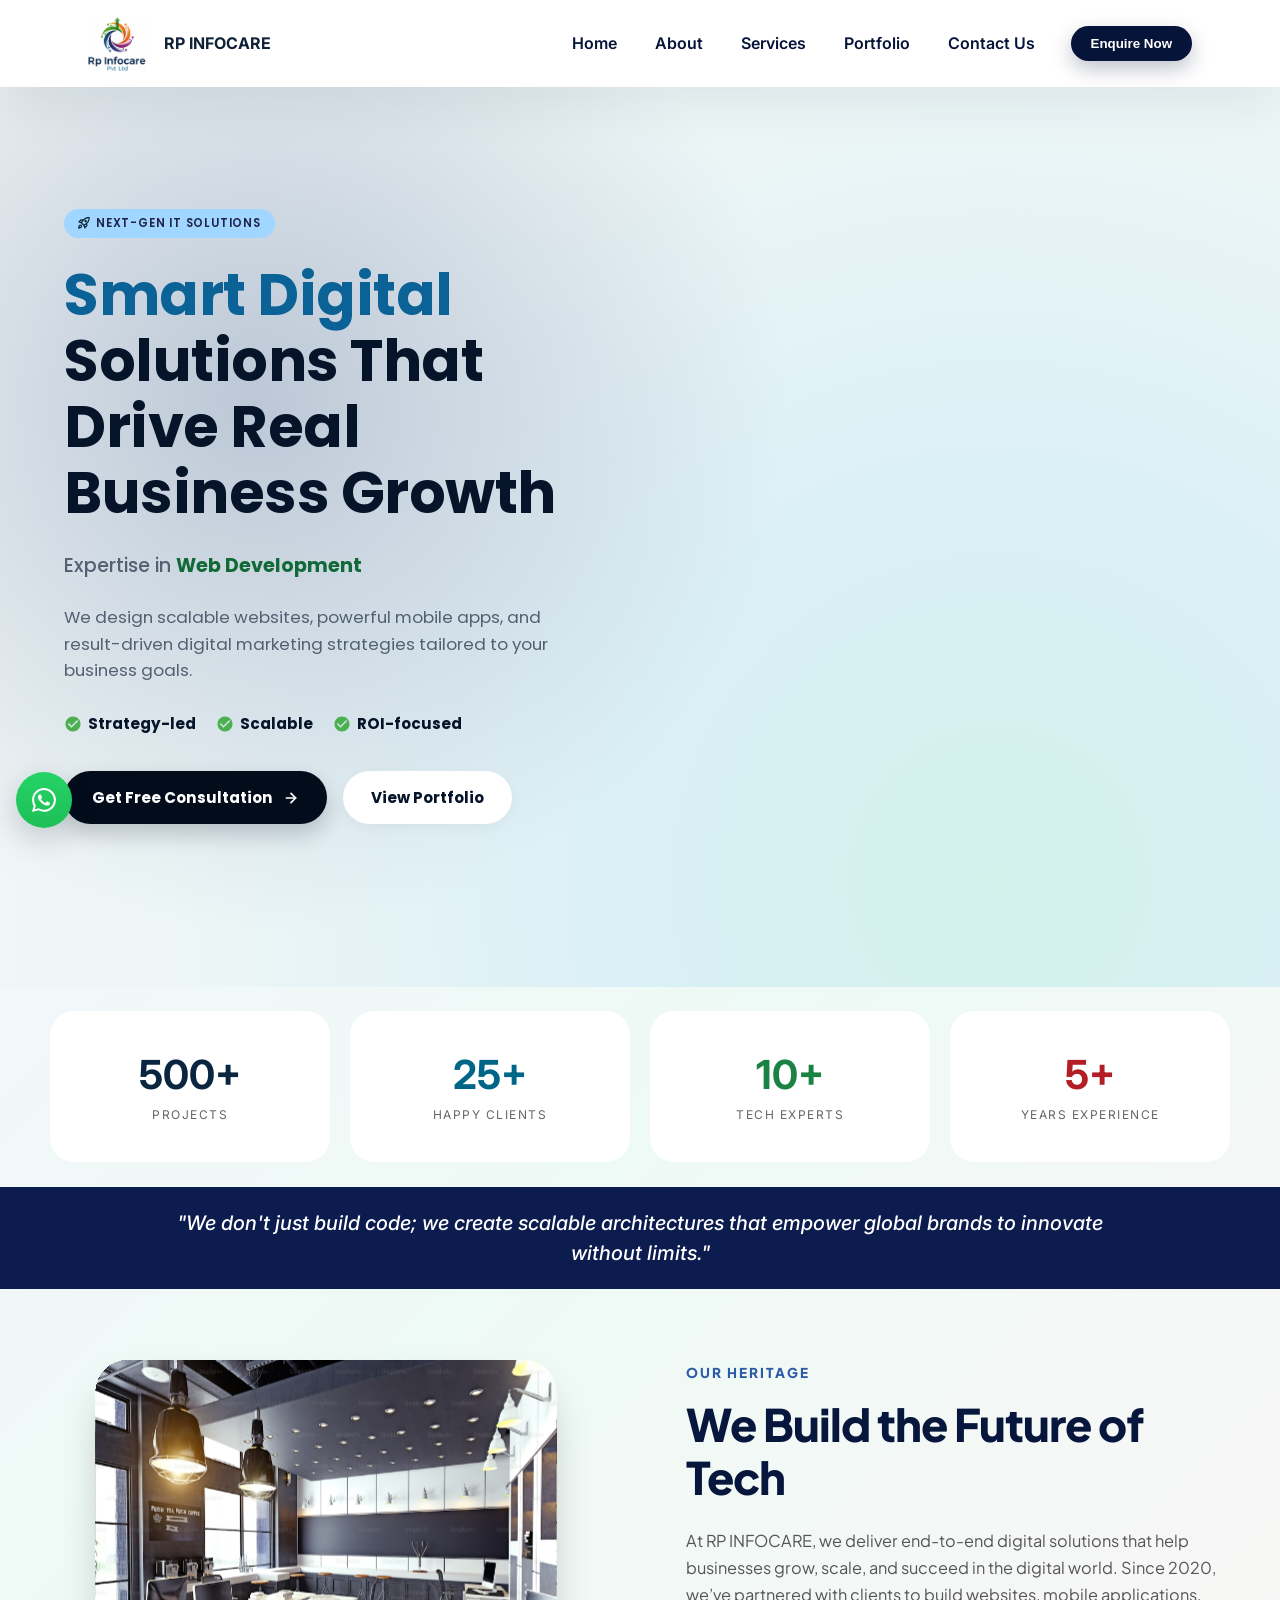
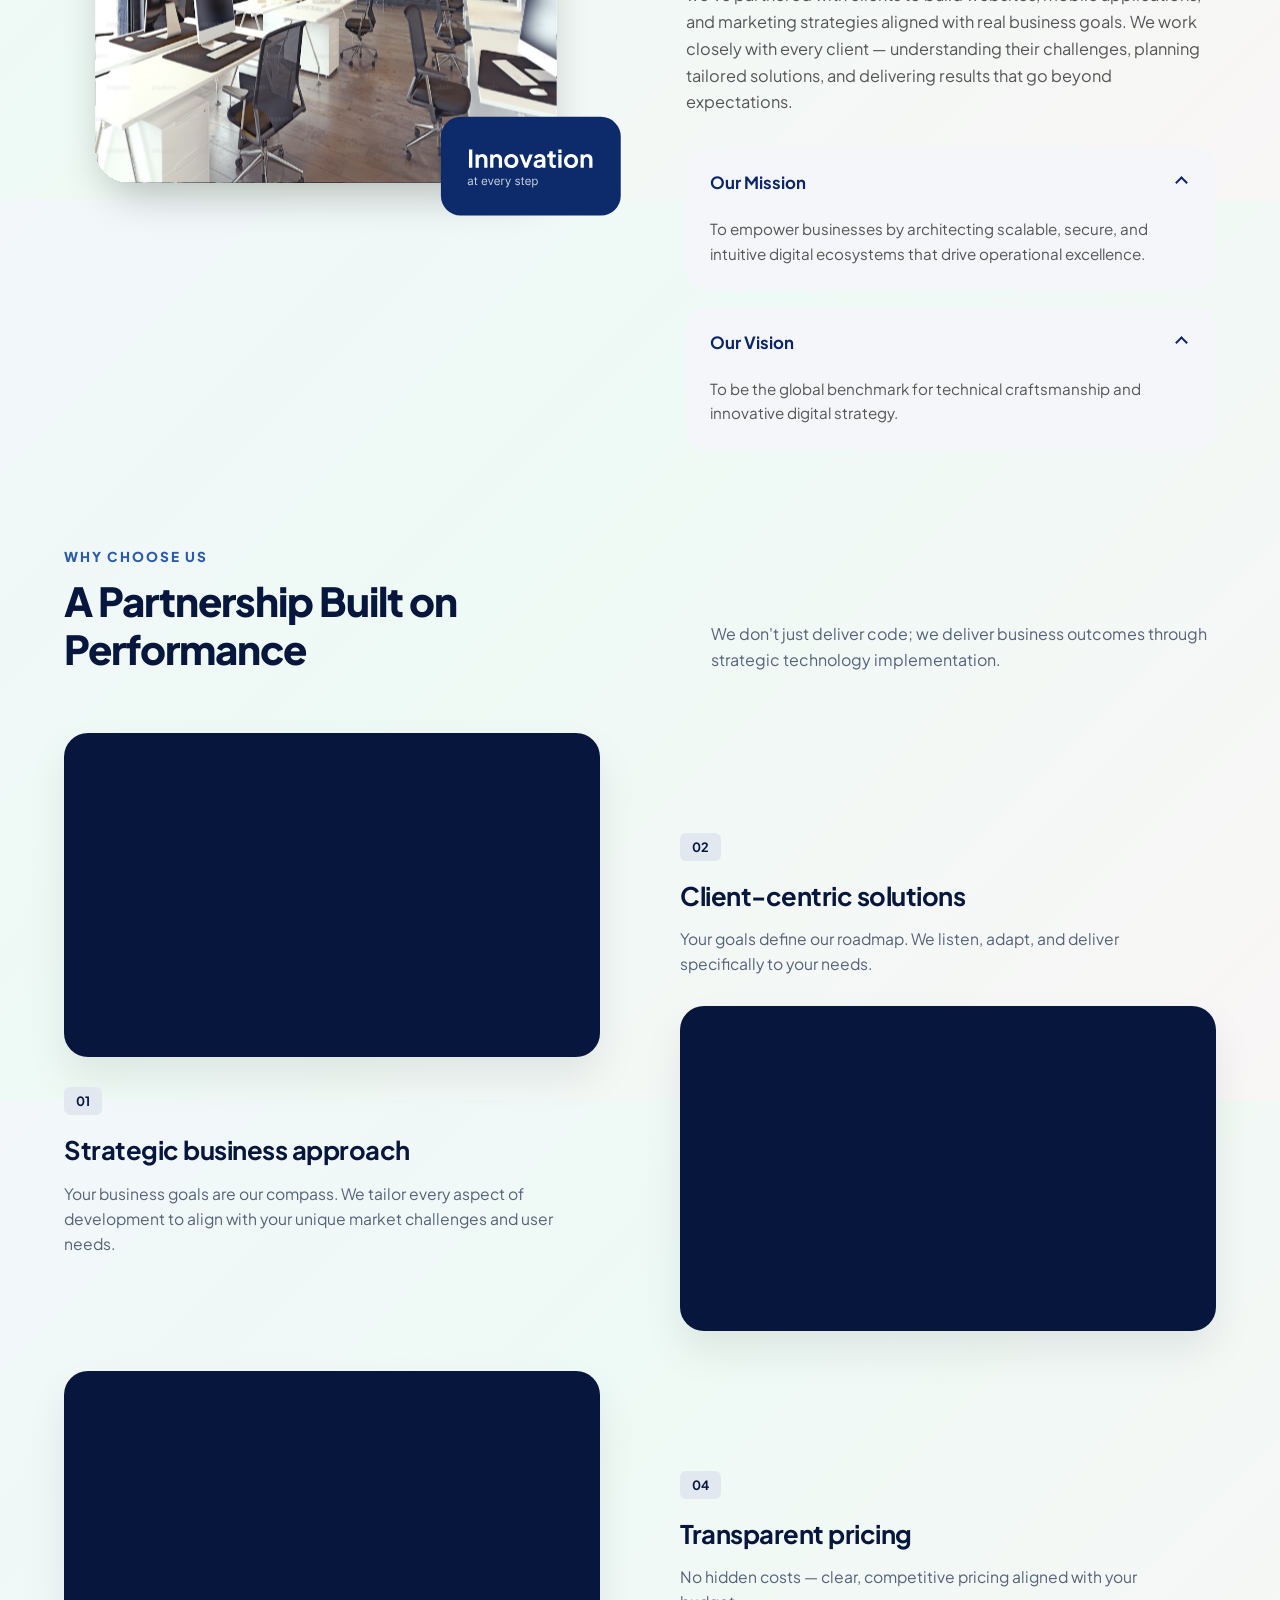
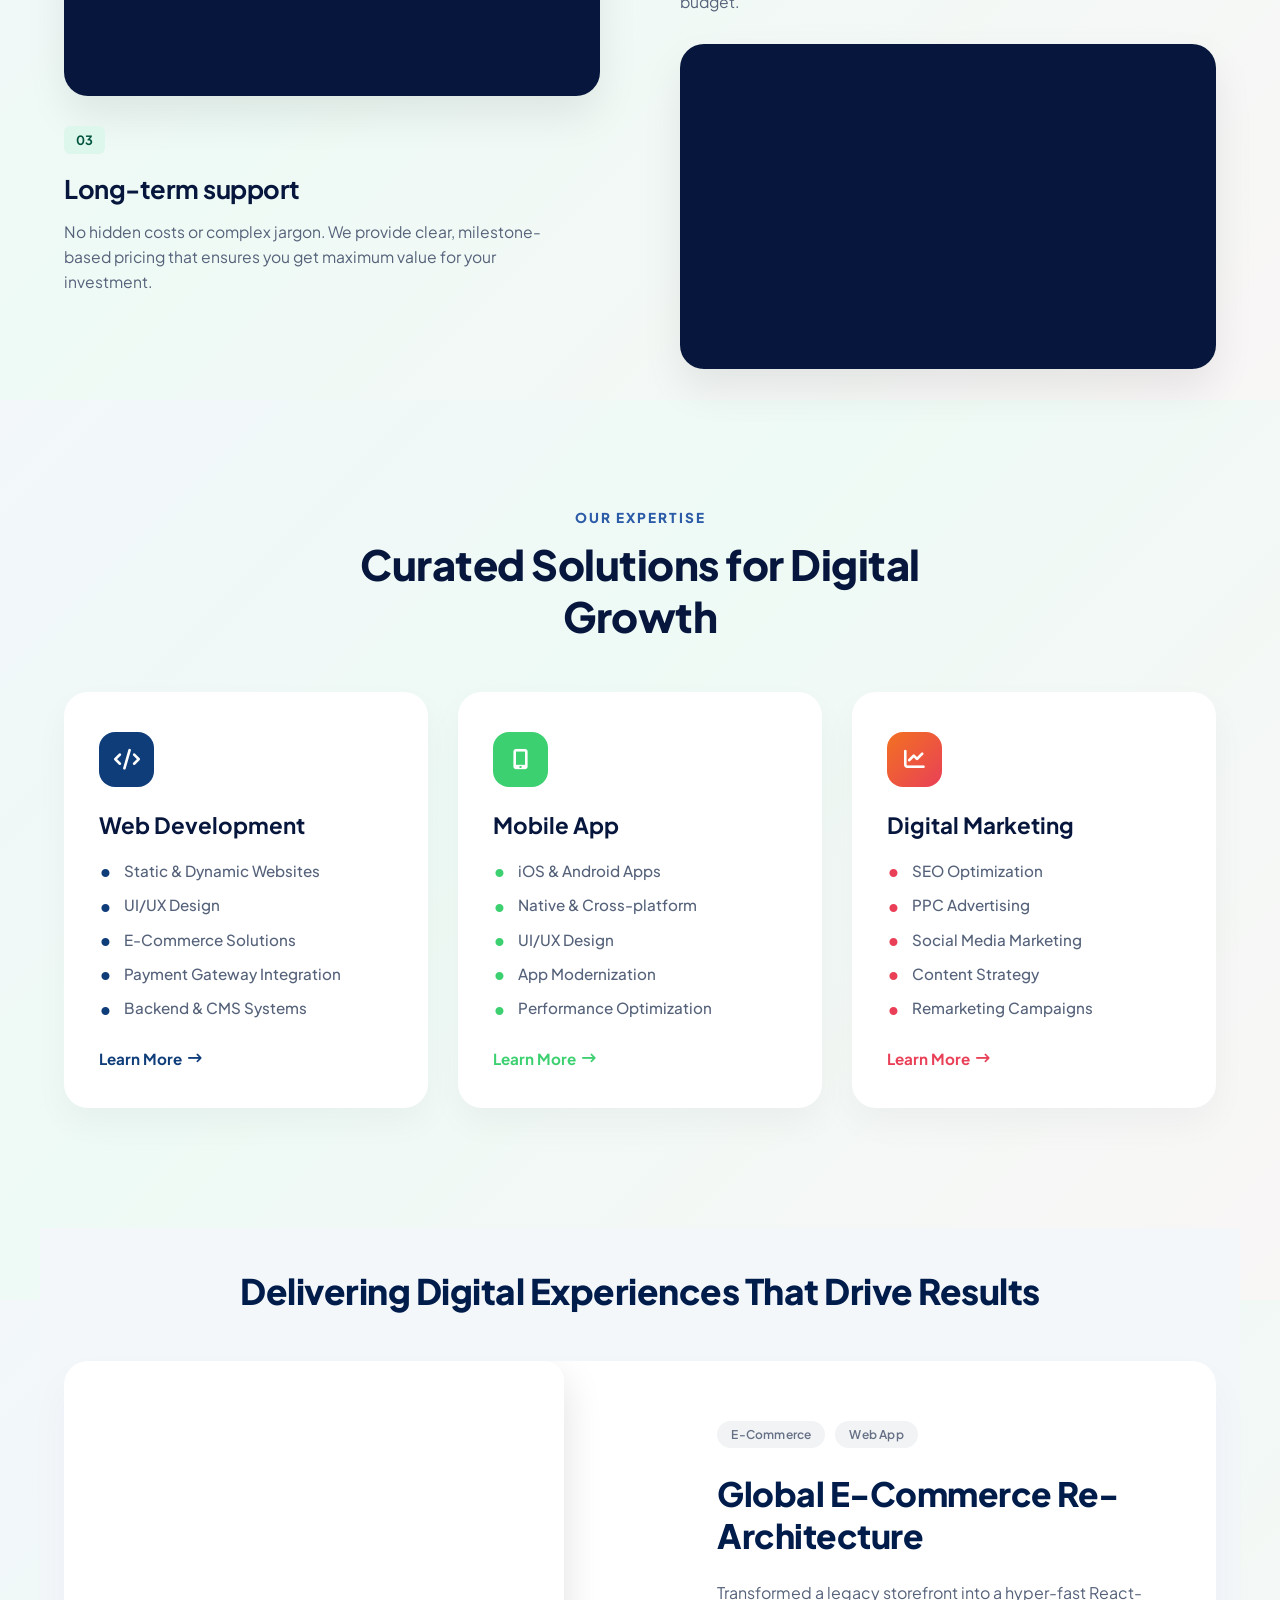
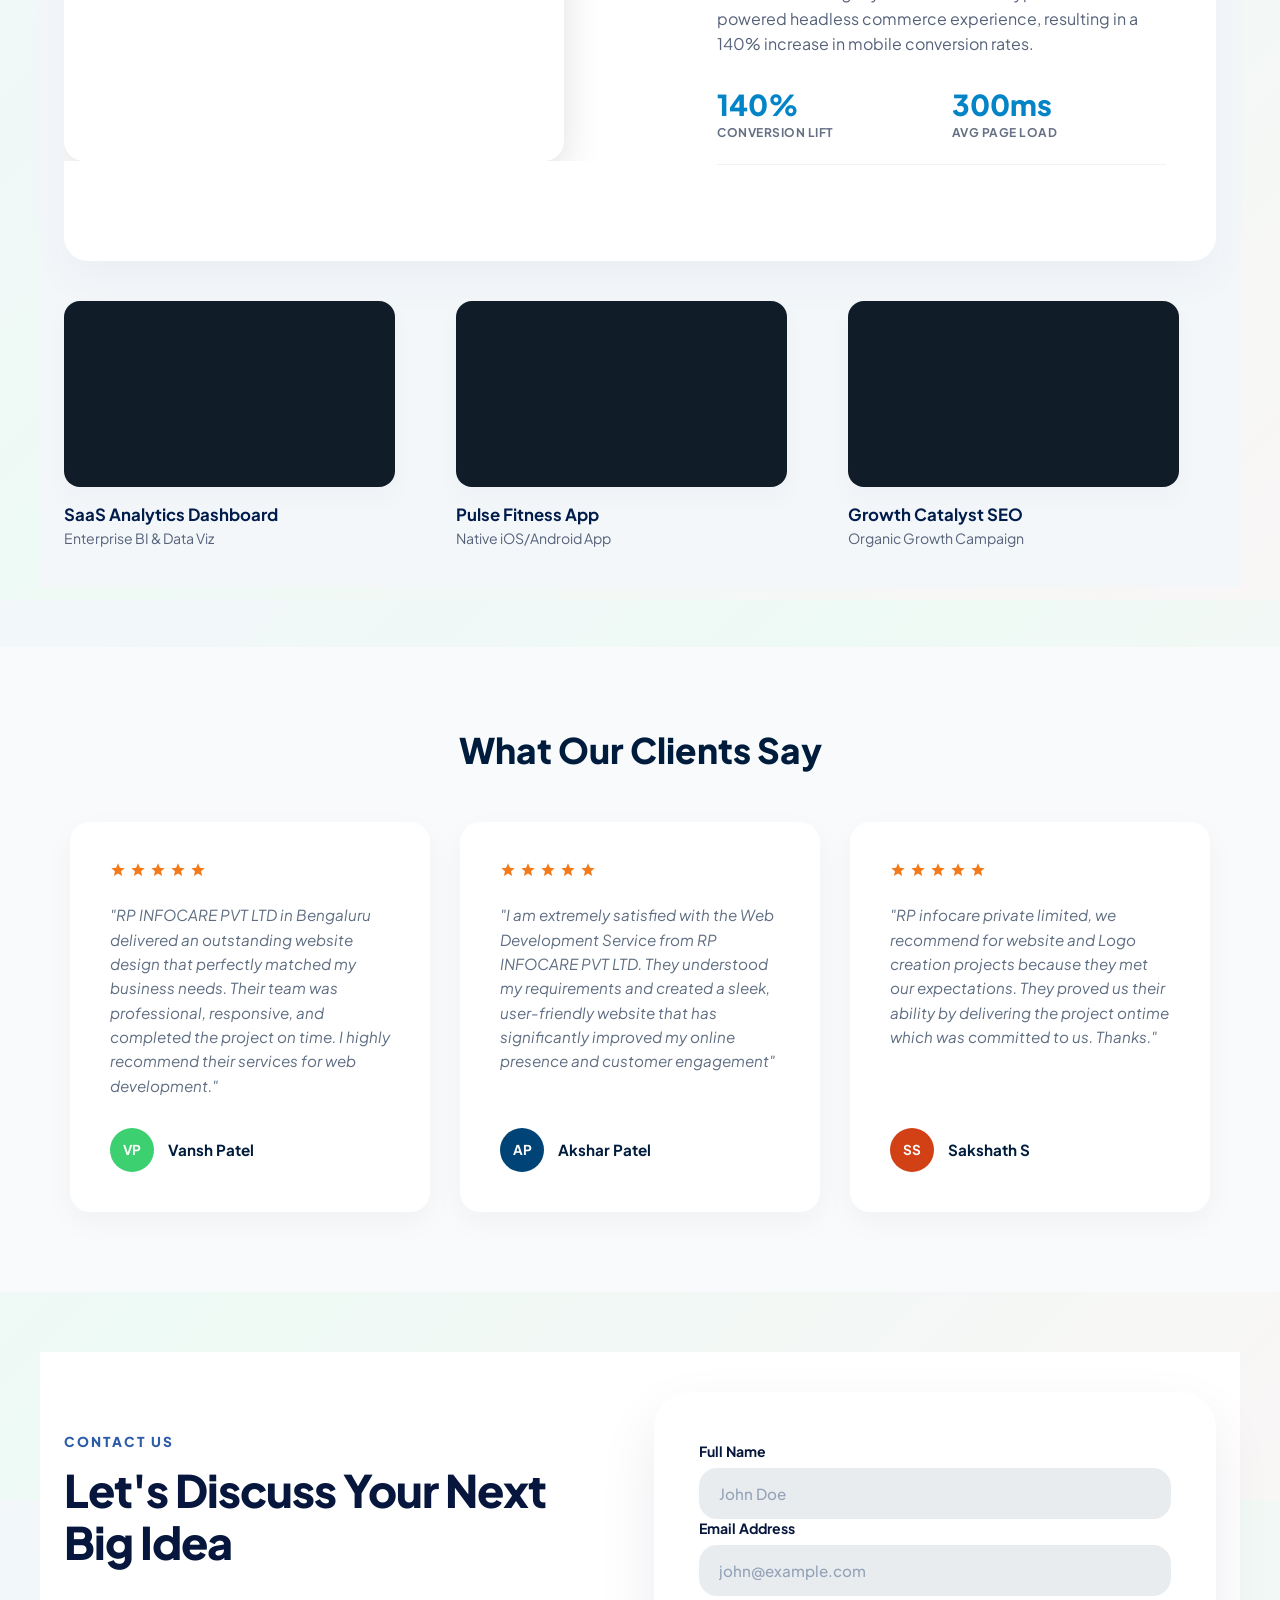
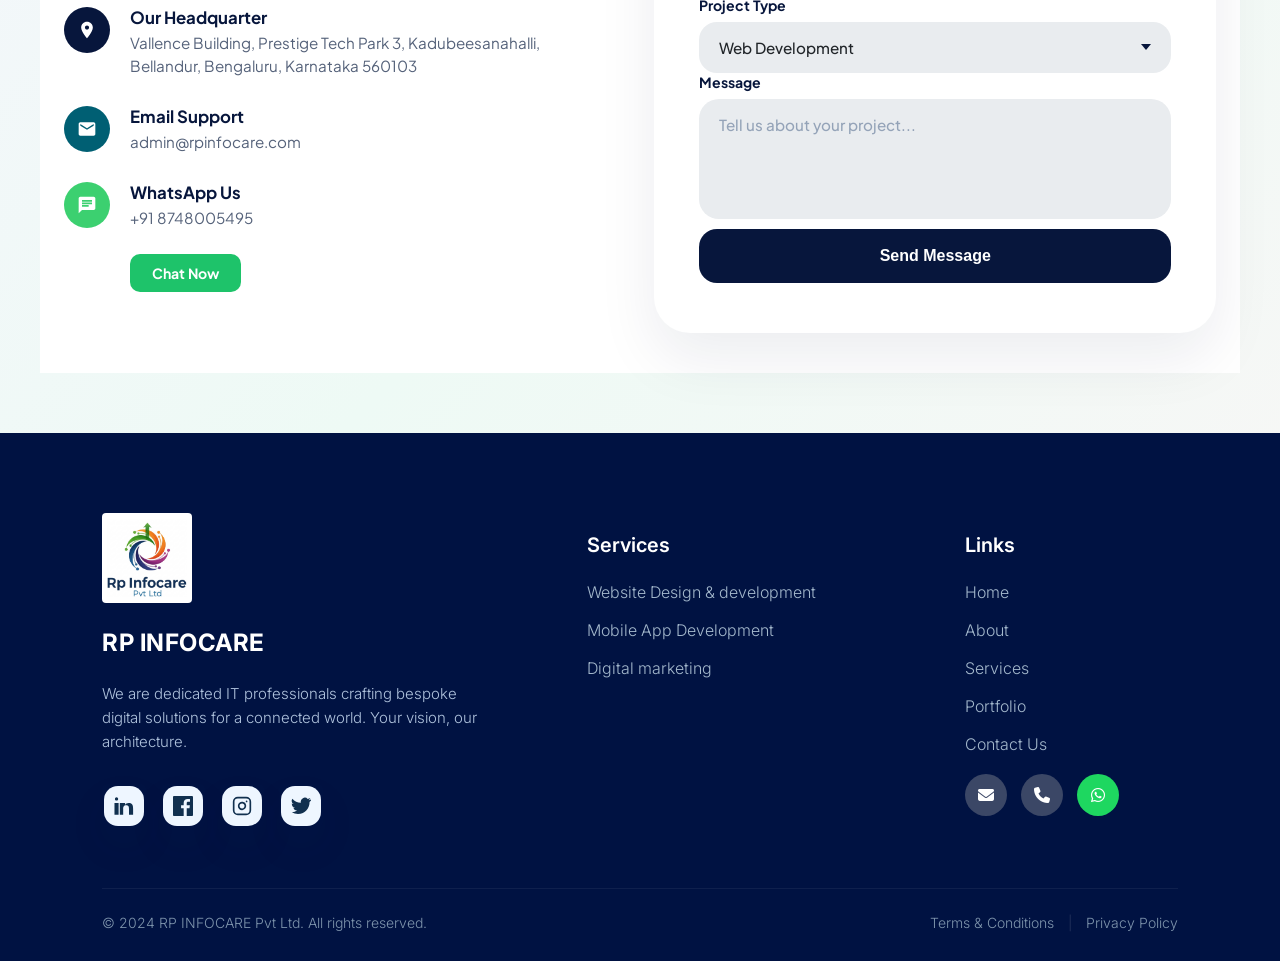
<file: index.html>
<!doctype html>
<html lang="en">
<head>
  <meta charset="utf-8" />
    <meta name="viewport" content="width=device-width,initial-scale=1" />
    <meta name="description" content="Welcome to RP Infocare, your trusted partner for innovative IT solutions, website development, mobile apps, and digital marketing services designed to grow your business.">
    <title>RP Infocare | Expert IT Solutions & Technology Services</title>
    <link rel="shortcut icon" href="https://www.rpinfocare.com/assets/rpinfocare-logo.png">
<link rel="icon" type="image/png" sizes="32x32" href="https://www.rpinfocare.com/assets/rpinfocare-logo.png">
<link rel="icon" type="image/png" sizes="16x16" href="https://www.rpinfocare.com/assets/rpinfocare-logo.png">
   <link rel="apple-touch-icon" sizes="180x180" href="https://www.rpinfocare.com/assets/rpinfocare-logo.png">
    <meta name="theme-color" content="#001242">
    <link rel="canonical" href="https://www.rpinfocare.com/">
    <meta property="og:site_name" content="RP Infocare">
    <meta property="og:title" content="RP Infocare | Expert IT Solutions & Technology Services">
    <meta property="og:description" content="Welcome to RP Infocare, your trusted partner for innovative IT solutions, website development, mobile apps, and digital marketing services designed to grow your business.">
   <meta property="og:image" content="https://www.rpinfocare.com/assets/rpinfocare-logo.png">
    <meta property="og:url" content="https://www.rpinfocare.com/">
    <meta name="twitter:card" content="summary_large_image">
    <meta name="twitter:image" content="https://www.rpinfocare.com/assets/rpinfocare-logo.png">
    <script type="application/ld+json">
      {
        "@context": "https://schema.org",
        "@type": "Organization",
        "name": "RP Infocare",
        "url": "https://www.rpinfocare.com/",
      "logo": "https://www.rpinfocare.com/assets/rpinfocare-logo.png",
        "description": "IT solutions, website development, mobile app development, software solutions, and digital marketing services.",
  "sameAs": [
    "https://www.instagram.com/rpinfocare/"
        ]
      }
    </script>
  <link href="https://fonts.googleapis.com/css2?family=Poppins:wght@300;400;600;700;800&family=Inter:wght@300;400;600&display=swap" rel="stylesheet">
  <link rel="stylesheet" href="css/styles.css">
</head>
<body>
  <header class="site-header">
    <div class="container nav-row">
      <a class="brand" href="index.html">
        <img src="assets/rpinfocare-logo.png" alt="RP InfoCare logo">
      </a>
      <h4> RP INFOCARE</h4>
      <nav class="main-nav" id="mainNav">
            <ul>
                <li><a href="index.html">Home</a></li>
                <li><a href="about.html">About</a></li>
                <li><a href="services.html">Services</a></li>
                <li><a href="portfolio.html">Portfolio</a></li>
                <li><a href="contact.html">Contact Us</a></li>
                
            </ul>
      </nav>
      <button class="cta enquire">Enquire Now</button>
      <button class="nav-toggle" id="navToggle" aria-label="Toggle navigation">☰</button>
   </div>
  </header>
<div id="enquiryPopup" class="popup-overlay">
    <div class="popup-form">

        <span class="close-btn">&times;</span>

        <h2>Enquiry/Consult Form</h2>

        <form action="https://api.web3forms.com/submit" method="POST">

            <input type="hidden" name="access_key" value="d3450d68-0a4b-4a4b-9056-514d453a97d4">

            <input type="hidden" name="subject" value="New Website Enquiry/Consultation">

            <input
                type="text"
                name="name"
                placeholder="Full Name"
                required>

            <input
                type="tel"
                name="phone"
                placeholder="Phone Number"
                required>

            <input
                type="email"
                name="email"
                placeholder="Email Address"
                required>

            <textarea
                name="description"
                rows="5"
                placeholder="Describe your requirement..."
                required></textarea>

            <button type="submit" class="submit-btn">
                Submit Enquiry
            </button>

        </form>

    </div>
</div>

<script>
const enquiryBtn = document.querySelector('.enquire');
const popup = document.getElementById('enquiryPopup');
const closeBtn = document.querySelector('.close-btn');

enquiryBtn.addEventListener('click', function(){
    popup.style.display = 'flex';
});

closeBtn.addEventListener('click', function(){
    popup.style.display = 'none';
});

window.addEventListener('click', function(e){
    if(e.target === popup){
        popup.style.display = 'none';
    }
});
</script>
  <main>
    
    

<section style="background: 
    radial-gradient(circle at 20% 35%, rgba(185, 197, 213, 0.95) 0%, transparent 45%),
    radial-gradient(circle at 78% 88%, #d2f1eb 0%, #daf0f6 30%, #eef6f6 65%, #f4f7f6 100%);
    background-color: #e3e5e8;
    min-height: 100vh; 
    display: flex; 
    align-items: center; 
    justify-content: center; 
    padding: 80px 5% 120px 5%; 
    box-sizing: border-box;
    font-family: 'Poppins', sans-serif;
    overflow: hidden;">
    <div style="max-width: 1200px; width: 100%; display: grid; grid-template-columns: 1.15fr 0.85fr; gap: 48px; align-items: center; box-sizing: border-box;">
        <style>
/* Hero Animation */
.hero-animation video{
    width: 100%;
    max-width: 500px;
    border-radius: 20px;
    display: block;
    object-fit: cover;
    box-shadow: 0 15px 40px rgba(0,0,0,0.12);
}

/* Mobile Responsive */
@media (max-width: 768px) {

    section {
        padding: 40px 20px 60px 20px !important;
        min-height: auto !important;
    }

    section > div {
        grid-template-columns: 1fr !important;
        gap: 30px !important;
    }

    h1 {
        font-size: 2.4rem !important;
        line-height: 1.2 !important;
        text-align: left;
    }

    p {
        font-size: 0.95rem !important;
        max-width: 100% !important;
    }

    .hero-animation3 {
        order: 2;
        width: 100%;
    }

    .hero-animation3 video {
        width: 100%;
        height: auto;
        max-width: 100%;
    }

    div[style*="display: flex; gap: 20px; flex-wrap: wrap"] {
        gap: 12px !important;
    }

    div[style*="display: flex; gap: 16px; margin-top: 12px"] {
        flex-wrap: wrap;
        gap: 12px !important;
    }

    div[style*="display: flex; gap: 16px; margin-top: 12px"] a {
        padding: 12px 20px !important;
        font-size: 0.85rem !important;
    }
}

@media (max-width: 480px) {

    h1 {
        font-size: 2rem !important;
        line-height: 1.2 !important;
    }

    div[style*="font-size: 1.2rem"] {
        font-size: 1rem !important;
    }

    p {
        font-size: 0.9rem !important;
    }

    div[style*="display: flex; gap: 20px; flex-wrap: wrap"] {
        flex-direction: row;
        gap: 10px !important;
    }

    div[style*="display: flex; gap: 16px; margin-top: 12px"] {
        flex-direction: row;
        flex-wrap: wrap;
    }

    div[style*="display: flex; gap: 16px; margin-top: 12px"] a {
        font-size: 0.8rem !important;
        padding: 12px 18px !important;
    }
}
</style>
        <div style="display: flex; flex-direction: column; gap: 24px; box-sizing: border-box;">
            
            <div style="align-self: flex-start; background-color: #a0d6ff; color: #1f2348; padding: 6px 14px; border-radius: 20px; font-size: 0.72rem; font-weight: 600; text-transform: uppercase; letter-spacing: 0.8px; display: flex; align-items: center; gap: 6px; box-sizing: border-box;">
                <svg width="12" height="12" viewBox="0 0 12 12" fill="none" xmlns="http://www.w3.org/2000/svg">
<path d="M2.1 4.66408L3.2375 5.14533C3.37361 4.87311 3.51458 4.61061 3.66042 4.35783C3.80625 4.10505 3.96667 3.85227 4.14167 3.5995L3.325 3.43908L2.1 4.66408ZM4.17083 5.8745L5.83333 7.52241C6.24167 7.36686 6.67917 7.12866 7.14583 6.80783C7.6125 6.487 8.05 6.12241 8.45833 5.71408C9.13889 5.03352 9.67118 4.27762 10.0552 3.44637C10.4392 2.61512 10.6069 1.8495 10.5583 1.1495C9.85833 1.10088 9.09028 1.26859 8.25417 1.65262C7.41806 2.03665 6.65972 2.56894 5.97917 3.2495C5.57083 3.65783 5.20625 4.09533 4.88542 4.562C4.56458 5.02866 4.32639 5.46616 4.17083 5.8745ZM6.76667 4.92658C6.54306 4.70297 6.43125 4.42832 6.43125 4.10262C6.43125 3.77693 6.54306 3.50227 6.76667 3.27866C6.99028 3.05505 7.26736 2.94325 7.59792 2.94325C7.92847 2.94325 8.20556 3.05505 8.42917 3.27866C8.65278 3.50227 8.76458 3.77693 8.76458 4.10262C8.76458 4.42832 8.65278 4.70297 8.42917 4.92658C8.20556 5.15019 7.92847 5.262 7.59792 5.262C7.26736 5.262 6.99028 5.15019 6.76667 4.92658ZM7.04375 9.60783L8.26875 8.38283L8.10833 7.56616C7.85556 7.74116 7.60278 7.89915 7.35 8.04012C7.09722 8.18109 6.83472 8.31963 6.5625 8.45575L7.04375 9.60783ZM11.6083 0.0849126C11.7931 1.2613 11.6788 2.40609 11.2656 3.51929C10.8524 4.63248 10.1403 5.69463 9.12917 6.70575L9.42083 8.1495C9.45972 8.34394 9.45 8.53352 9.39167 8.71825C9.33333 8.90297 9.23611 9.06339 9.1 9.1995L6.65 11.6495L5.425 8.77658L2.93125 6.28283L0.0583333 5.05783L2.49375 2.60783C2.62986 2.47172 2.79271 2.3745 2.98229 2.31616C3.17188 2.25783 3.36389 2.24811 3.55833 2.287L5.00208 2.57866C6.01319 1.56755 7.07292 0.852968 8.18125 0.434913C9.28958 0.0168571 10.4319 -0.0998096 11.6083 0.0849126ZM1.09375 8.13491C1.43403 7.79463 1.84965 7.62207 2.34063 7.6172C2.8316 7.61234 3.24722 7.78005 3.5875 8.12033C3.92778 8.46061 4.09549 8.87623 4.09062 9.3672C4.08576 9.85818 3.91319 10.2738 3.57292 10.6141C3.32986 10.8571 2.92396 11.0662 2.35521 11.2412C1.78646 11.4162 1.00139 11.5717 0 11.7078C0.136111 10.7064 0.291667 9.92137 0.466667 9.35262C0.641667 8.78387 0.850694 8.37797 1.09375 8.13491ZM1.925 8.95158C1.82778 9.0488 1.73056 9.22623 1.63333 9.48387C1.53611 9.74151 1.46806 10.0016 1.42917 10.2641C1.69167 10.2252 1.95174 10.1596 2.20937 10.0672C2.46701 9.97484 2.64444 9.88005 2.74167 9.78283C2.85833 9.66616 2.92153 9.52519 2.93125 9.35991C2.94097 9.19464 2.8875 9.05366 2.77083 8.937C2.65417 8.82033 2.51319 8.76443 2.34792 8.76929C2.18264 8.77415 2.04167 8.83491 1.925 8.95158Z" fill="#001E2C"/>
</svg>

                Next-Gen IT Solutions
            </div>
            
            <h1 style="font-size: 3.6rem; font-weight: 700; line-height: 1.15; color: #051429; letter-spacing: -0.5px; margin: 0; box-sizing: border-box;">
                <span style="color: #0A6296;">Smart Digital</span><br>
                Solutions That<br>
                Drive Real<br>
                Business Growth
            </h1>
            
            <div style="font-size: 1.2rem; color: #526071; font-weight: 500; box-sizing: border-box;">
                Expertise in <strong style="color: #116938; font-weight: 700;">Web Development</strong>
            </div>
            
            <p style="font-size: 1.05rem; line-height: 1.6; color: #526071; max-width: 500px; margin: 0; box-sizing: border-box;">
                We design scalable websites, powerful mobile apps, and result-driven digital marketing strategies tailored to your business goals.
            </p>
            
            <div style="display: flex; gap: 20px; flex-wrap: wrap; margin-top: 4px; box-sizing: border-box;">
                <div style="display: flex; align-items: center; gap: 6px; font-size: 0.95rem; font-weight: 700; color: #051429; box-sizing: border-box;">
                    <svg viewBox="0 0 24 24" style="width: 18px; height: 18px; fill: #4CAF50;"><path d="M12 2C6.48 2 2 6.48 2 12s4.48 10 10 10 10-4.48 10-10S17.52 2 12 2zm-2 15l-5-5 1.41-1.41L10 14.17l7.59-7.59L19 8l-9 9z"/></svg>
                    Strategy-led
                </div>
                <div style="display: flex; align-items: center; gap: 6px; font-size: 0.95rem; font-weight: 700; color: #051429; box-sizing: border-box;">
                    <svg viewBox="0 0 24 24" style="width: 18px; height: 18px; fill: #4CAF50;"><path d="M12 2C6.48 2 2 6.48 2 12s4.48 10 10 10 10-4.48 10-10S17.52 2 12 2zm-2 15l-5-5 1.41-1.41L10 14.17l7.59-7.59L19 8l-9 9z"/></svg>
                    Scalable
                </div>
                <div style="display: flex; align-items: center; gap: 6px; font-size: 0.95rem; font-weight: 700; color: #051429; box-sizing: border-box;">
                    <svg viewBox="0 0 24 24" style="width: 18px; height: 18px; fill: #4CAF50;"><path d="M12 2C6.48 2 2 6.48 2 12s4.48 10 10 10 10-4.48 10-10S17.52 2 12 2zm-2 15l-5-5 1.41-1.41L10 14.17l7.59-7.59L19 8l-9 9z"/></svg>
                    ROI-focused
                </div>
            </div>
            
            <div style="display: flex; gap: 16px; margin-top: 12px; box-sizing: border-box;">
                <a href="#" class="enquire" style="padding: 15px 28px; border-radius: 30px; font-size: 0.95rem; font-weight: 700; text-decoration: none; display: inline-flex; align-items: center; gap: 10px; background-color: #020C1B; color: #ffffff; box-shadow: 0 10px 22px rgba(2, 12, 27, 0.2); box-sizing: border-box;">
    Get Free Consultation
    <svg width="16" height="16" viewBox="0 0 24 24" fill="none" stroke="currentColor" stroke-width="2.5" stroke-linecap="round" stroke-linejoin="round">
        <line x1="5" y1="12" x2="19" y2="12"></line>
        <polyline points="12 5 19 12 12 19"></polyline>
    </svg>
</a>
                
                <a href="portfolio.html" style="padding: 15px 28px; border-radius: 30px; font-size: 0.95rem; font-weight: 700; text-decoration: none; display: inline-flex; align-items: center; gap: 10px; background-color: #ffffff; color: #051429; box-shadow: 0 4px 12px rgba(0, 0, 0, 0.04); box-sizing: border-box;">
                    View Portfolio
                </a>
            </div>
        </div>
<div id="enquiryPopup" class="popup-overlay">
    <div class="popup-form">
        <span class="close-btn">&times;</span>

        <h2>Free Consultation</h2>

        <form>
            <input type="text" placeholder="Full Name" required>
            <input type="tel" placeholder="Phone Number" required>
            <input type="email" placeholder="Email Address" required>
            <textarea rows="4" placeholder="Description" required></textarea>

            <button type="submit" class="submit-btn">
                Submit
            </button>
        </form>
    </div>
</div>
        <div class="hero-animation3">
    <video autoplay muted loop playsinline>
        <source src="assets/R1.mp4" type="video/mp4">
    </video>
</div>       
                
<script>
document.addEventListener("DOMContentLoaded", function() {

    const popup = document.getElementById("enquiryPopup");

    document.querySelectorAll(".enquire").forEach(btn => {
        btn.addEventListener("click", function(e) {
            e.preventDefault();
            popup.style.display = "flex";
        });
    });

    document.querySelector(".close-btn").addEventListener("click", function() {
        popup.style.display = "none";
    });

    popup.addEventListener("click", function(e) {
        if (e.target === popup) {
            popup.style.display = "none";
        }
    });

});
</script>                
                 
</section>

<section style=" padding: 1px 1px; display: flex; justify-content: center; align-items: center; min-height: 200px; font-family: 'Inter', -apple-system, BlinkMacSystemFont, 'Segoe UI', Roboto, sans-serif;">
    
    <div style="width: 100%; max-width: 1200px;">
        
        <div style="display: flex; flex-wrap: wrap; gap: 20px; justify-content: center; width: 100%; box-sizing: border-box;">
            
            <div style="background-color: #ffffff; border-radius: 24px; padding: 40px 20px; text-align: center; display: flex; flex-direction: column; justify-content: center; align-items: center; box-shadow: 0 4px 15px rgba(255, 255, 255, 0.03); flex: 1; min-width: 220px; max-width: 280px; box-sizing: border-box;">
                <div style="font-size: 2.5rem; font-weight: 700; margin-bottom: 8px; line-height: 1.2; color: #0a2540;">
                    <span class="counter" data-target="500">0</span>+
                </div>
                <div style="font-size: 0.75rem; font-weight: 400; color: #666666; text-transform: uppercase; letter-spacing: 1.5px; margin: 0; padding: 0;">
                    Projects
                </div>
            </div>

            <div style="background-color: #ffffff; border-radius: 24px; padding: 40px 20px; text-align: center; display: flex; flex-direction: column; justify-content: center; align-items: center; box-shadow: 0 4px 15px rgba(255, 255, 255, 0.03); flex: 1; min-width: 220px; max-width: 280px; box-sizing: border-box;">
                <div style="font-size: 2.5rem; font-weight: 700; margin-bottom: 8px; line-height: 1.2; color: #006687;">
                    <span class="counter" data-target="25">0</span>+
                </div>
                <div style="font-size: 0.75rem; font-weight: 400; color: #666666; text-transform: uppercase; letter-spacing: 1.5px; margin: 0; padding: 0;">
                    Happy Clients
                </div>
            </div>

            <div style="background-color: #ffffff; border-radius: 24px; padding: 40px 20px; text-align: center; display: flex; flex-direction: column; justify-content: center; align-items: center; box-shadow: 0 4px 15px rgba(255, 255, 255, 0.03); flex: 1; min-width: 220px; max-width: 280px; box-sizing: border-box;">
                <div style="font-size: 2.5rem; font-weight: 700; margin-bottom: 8px; line-height: 1.2; color: #1a8243;">
                    <span class="counter" data-target="10">0</span>+
                </div>
                <div style="font-size: 0.75rem; font-weight: 400; color: #666666; text-transform: uppercase; letter-spacing: 1.5px; margin: 0; padding: 0;">
                    Tech Experts
                </div>
            </div>

            <div style="background-color: #ffffff; border-radius: 24px; padding: 40px 20px; text-align: center; display: flex; flex-direction: column; justify-content: center; align-items: center; box-shadow: 0 4px 15px rgba(255, 255, 255, 0.03); flex: 1; min-width: 220px; max-width: 280px; box-sizing: border-box;">
                <div style="font-size: 2.5rem; font-weight: 700; margin-bottom: 8px; line-height: 1.2; color: #b31d24;">
                    <span class="counter" data-target="5">0</span>+
                </div>
                <div style="font-size: 0.75rem; font-weight: 400; color: #666666; text-transform: uppercase; letter-spacing: 1.5px; margin: 0; padding: 0;">
                    Years Experience
                </div>
            </div>

        </div>
    </div>

   <script>
(function() {
    const counters = document.querySelectorAll('.counter');
    const duration = 1500; // Total animation time in milliseconds (1.5 seconds)

    counters.forEach(counter => {
        const target = +counter.getAttribute('data-target') || 0;
        let startTime = null;

        const animate = (currentTime) => {
            if (!startTime) startTime = currentTime;
            const runtime = currentTime - startTime;
            
            // Calculate progress as a percentage (decimal between 0 and 1)
            const progress = Math.min(runtime / duration, 1);
            
            // Calculate current count based on progress percentage
            const currentCount = Math.floor(progress * target);
            
            // Update the display text
            counter.innerText = currentCount.toLocaleString(); // Adds commas (e.g., 1,000)

            if (progress < 1) {
                // If animation isn't finished, request the next frame
                requestAnimationFrame(animate);
            } else {
                // Ensure it ends perfectly on the target number
                counter.innerText = target.toLocaleString();
            }
        };

        // Start the animation loop
        requestAnimationFrame(animate);
    });
})();
</script>
</section>

    <section class="quote-banner">
      <div class="container quote-content">
        <p>"We don't just build code; we create scalable architectures that empower global brands to innovate without limits."</p>
      </div>
    </section>
<!-- START OF HERITAGE SECTION -->
<section class="heritage-section">
    <!-- Google Fonts & FontAwesome loaded for presentation styling -->
    <link rel="preconnect" href="https://fonts.googleapis.com">
    <link rel="preconnect" href="https://fonts.gstatic.com" crossorigin>
    <link href="https://fonts.googleapis.com/css2?family=Plus+Jakarta+Sans:wght@400;500;600;700;800&display=swap" rel="stylesheet">
    <link rel="stylesheet" href="https://cdnjs.cloudflare.com/ajax/libs/font-awesome/6.4.0/css/all.min.css">

    <style>
        .heritage-section {
            --primary-blue: #0b2568;
            --sub-heading-blue: #2c5ba7;
            --bg-light: #f4f6f9;
            --text-dark: #07163c;
            --text-gray: #555555;
            
            max-width: 1200px;
            margin: 60px auto;
            padding: 0 24px;
            display: grid;
            grid-template-columns: 1.05fr 1fr;
            gap: 65px;
            align-items: start;
            box-sizing: border-box;
            font-family: 'Plus Jakarta Sans', sans-serif;
        }

        .heritage-section * {
            box-sizing: border-box;
            margin: 0;
            padding: 0;
        }

        /* --- LEFT COLUMN: GRAPHICS --- */
        .heritage-section .graphic-wrapper {
            position: relative;
            padding-bottom: 35px;
        }

        .heritage-section .display-image {
            width: 100%;
            height: auto;
            border-radius: 40px;
            display: block;
            object-fit: cover;
        }

        .heritage-section .floating-badge {
            position: absolute;
            bottom: 5px;
            right: -20px;
            background-color: var(--primary-blue);
            color: #ffffff;
            padding: 24px 32px;
            border-radius: 20px;
            box-shadow: 0 12px 30px rgba(11, 37, 104, 0.25);
            min-width: 210px;
        }

        .heritage-section .floating-badge h3 {
            font-size: 1.65rem;
            font-weight: 700;
            line-height: 1.1;
            margin-bottom: 4px;
            letter-spacing: -0.5px;
        }

        .heritage-section .floating-badge p {
            font-size: 0.85rem;
            opacity: 0.85;
            font-weight: 400;
        }

        /* --- RIGHT COLUMN: COPYWRITE --- */
        .heritage-section .text-wrapper {
            display: flex;
            flex-direction: column;
            padding-top: 15px;
        }

        .heritage-section .sub-title {
            color: var(--sub-heading-blue);
            font-size: 0.85rem;
            text-transform: uppercase;
            letter-spacing: 2px;
            font-weight: 800;
            margin-bottom: 16px;
        }

        .heritage-section .main-title {
            color: var(--text-dark);
            font-size: 2.8rem;
            font-weight: 800;
            line-height: 1.2;
            margin-bottom: 24px;
            letter-spacing: -1px;
        }

        .heritage-section .body-paragraph {
            font-size: 1.02rem;
            line-height: 1.65;
            color: var(--text-gray);
            font-weight: 400;
            margin-bottom: 32px;
        }

        /* Interactive Dynamic Dropdowns */
        .heritage-section .interactive-box {
            background-color: var(--bg-light);
            border-radius: 20px;
            overflow: hidden;
            margin-bottom: 18px;
        }

        .heritage-section summary {
            list-style: none;
            display: flex;
            justify-content: space-between;
            align-items: center;
            padding: 24px;
            font-weight: 700;
            color: var(--primary-blue);
            cursor: pointer;
            user-select: none;
            font-size: 1.05rem;
        }

        /* Standardize webkit arrow behavior override */
        .heritage-section summary::-webkit-details-marker {
            display: none;
        }

        /* Custom toggle icon configuration */
        .heritage-section summary::after {
            content: '';
            display: inline-block;
            width: 7px;
            height: 7px;
            border-right: 2px solid var(--primary-blue);
            border-bottom: 2px solid var(--primary-blue);
            transform: rotate(45deg); /* Pointing down natively */
            transition: transform 0.25s cubic-bezier(0.4, 0, 0.2, 1);
            margin-right: 6px;
        }

        /* When panel expands, invert orientation */
        .heritage-section .interactive-box[open] summary::after {
            transform: rotate(-135deg); /* Pointing up */
        }

        .heritage-section .panel-desc {
            padding: 0 24px 24px 24px;
            color: var(--text-gray);
            line-height: 1.6;
            font-size: 0.95rem;
            animation: renderFadeIn 0.35s ease-out;
        }

        @keyframes renderFadeIn {
            from { opacity: 0; transform: translateY(-4px); }
            to { opacity: 1; transform: translateY(0); }
        }

        /* --- RESPONSIVE ADAPTATIONS --- */
        @media (max-width: 992px) {
            .heritage-section {
                grid-template-columns: 1fr;
                gap: 45px;
                margin: 30px auto;
            }
            .heritage-section .main-title {
                font-size: 2.2rem;
            }
            .heritage-section .floating-badge {
                right: 15px;
            }
        }
    </style>

    <!-- UI Graphic Side Element -->
    <div class="graphic-wrapper">
        <!-- Visual asset path reference corresponding to image_5cf2e5.jpg -->
        <svg width="678" height="591" viewBox="0 0 678 591" fill="none" xmlns="http://www.w3.org/2000/svg" xmlns:xlink="http://www.w3.org/1999/xlink">
<g filter="url(#filter0_d_105_344)">
<rect x="38" y="13" width="562" height="515" rx="40" fill="url(#pattern0_105_344)" shape-rendering="crispEdges"/>
</g>
<rect x="459" y="448" width="219" height="120" rx="24" fill="#0D2B6B"/>
<path d="M493.16 510V487.65H497.24V510H493.16ZM501.209 510V493.68H504.899V496.89L504.599 496.32C504.979 495.34 505.599 494.6 506.459 494.1C507.339 493.58 508.359 493.32 509.519 493.32C510.719 493.32 511.779 493.58 512.699 494.1C513.639 494.62 514.369 495.35 514.889 496.29C515.409 497.21 515.669 498.28 515.669 499.5V510H511.739V500.43C511.739 499.71 511.599 499.09 511.319 498.57C511.039 498.05 510.649 497.65 510.149 497.37C509.669 497.07 509.099 496.92 508.439 496.92C507.799 496.92 507.229 497.07 506.729 497.37C506.229 497.65 505.839 498.05 505.559 498.57C505.279 499.09 505.139 499.71 505.139 500.43V510H501.209ZM518.992 510V493.68H522.682V496.89L522.382 496.32C522.762 495.34 523.382 494.6 524.242 494.1C525.122 493.58 526.142 493.32 527.302 493.32C528.502 493.32 529.562 493.58 530.482 494.1C531.422 494.62 532.152 495.35 532.672 496.29C533.192 497.21 533.452 498.28 533.452 499.5V510H529.522V500.43C529.522 499.71 529.382 499.09 529.102 498.57C528.822 498.05 528.432 497.65 527.932 497.37C527.452 497.07 526.882 496.92 526.222 496.92C525.582 496.92 525.012 497.07 524.512 497.37C524.012 497.65 523.622 498.05 523.342 498.57C523.062 499.09 522.922 499.71 522.922 500.43V510H518.992ZM544.755 510.36C543.155 510.36 541.695 509.99 540.375 509.25C539.075 508.51 538.035 507.5 537.255 506.22C536.495 504.94 536.115 503.48 536.115 501.84C536.115 500.2 536.495 498.74 537.255 497.46C538.035 496.18 539.075 495.17 540.375 494.43C541.675 493.69 543.135 493.32 544.755 493.32C546.355 493.32 547.805 493.69 549.105 494.43C550.405 495.17 551.435 496.18 552.195 497.46C552.975 498.72 553.365 500.18 553.365 501.84C553.365 503.48 552.975 504.94 552.195 506.22C551.415 507.5 550.375 508.51 549.075 509.25C547.775 509.99 546.335 510.36 544.755 510.36ZM544.755 506.76C545.635 506.76 546.405 506.55 547.065 506.13C547.745 505.71 548.275 505.13 548.655 504.39C549.055 503.63 549.255 502.78 549.255 501.84C549.255 500.88 549.055 500.04 548.655 499.32C548.275 498.58 547.745 498 547.065 497.58C546.405 497.14 545.635 496.92 544.755 496.92C543.855 496.92 543.065 497.14 542.385 497.58C541.705 498 541.165 498.58 540.765 499.32C540.385 500.04 540.195 500.88 540.195 501.84C540.195 502.78 540.385 503.63 540.765 504.39C541.165 505.13 541.705 505.71 542.385 506.13C543.065 506.55 543.855 506.76 544.755 506.76ZM560.973 510L554.553 493.68H558.843L563.493 506.52H561.903L566.583 493.68H570.873L564.453 510H560.973ZM577.409 510.36C576.269 510.36 575.279 510.17 574.439 509.79C573.599 509.41 572.949 508.87 572.489 508.17C572.029 507.45 571.799 506.62 571.799 505.68C571.799 504.78 571.999 503.98 572.399 503.28C572.799 502.56 573.419 501.96 574.259 501.48C575.099 501 576.159 500.66 577.439 500.46L582.779 499.59V502.59L578.189 503.37C577.409 503.51 576.829 503.76 576.449 504.12C576.069 504.48 575.879 504.95 575.879 505.53C575.879 506.09 576.089 506.54 576.509 506.88C576.949 507.2 577.489 507.36 578.129 507.36C578.949 507.36 579.669 507.19 580.289 506.85C580.929 506.49 581.419 506 581.759 505.38C582.119 504.76 582.299 504.08 582.299 503.34V499.14C582.299 498.44 582.019 497.86 581.459 497.4C580.919 496.92 580.199 496.68 579.299 496.68C578.459 496.68 577.709 496.91 577.049 497.37C576.409 497.81 575.939 498.4 575.639 499.14L572.429 497.58C572.749 496.72 573.249 495.98 573.929 495.36C574.629 494.72 575.449 494.22 576.389 493.86C577.329 493.5 578.349 493.32 579.449 493.32C580.789 493.32 581.969 493.57 582.989 494.07C584.009 494.55 584.799 495.23 585.359 496.11C585.939 496.97 586.229 497.98 586.229 499.14V510H582.509V507.21L583.349 507.15C582.929 507.85 582.429 508.44 581.849 508.92C581.269 509.38 580.609 509.74 579.869 510C579.129 510.24 578.309 510.36 577.409 510.36ZM597.008 510.18C595.168 510.18 593.738 509.68 592.718 508.68C591.718 507.66 591.218 506.23 591.218 504.39V497.19H588.398V493.68H588.698C589.498 493.68 590.118 493.47 590.558 493.05C590.998 492.63 591.218 492.02 591.218 491.22V489.96H595.148V493.68H598.898V497.19H595.148V504.18C595.148 504.72 595.238 505.18 595.418 505.56C595.618 505.94 595.918 506.23 596.318 506.43C596.738 506.63 597.268 506.73 597.908 506.73C598.048 506.73 598.208 506.72 598.388 506.7C598.588 506.68 598.778 506.66 598.958 506.64V510C598.678 510.04 598.358 510.08 597.998 510.12C597.638 510.16 597.308 510.18 597.008 510.18ZM601.961 510V493.68H605.891V510H601.961ZM601.961 491.85V487.65H605.891V491.85H601.961ZM617.499 510.36C615.899 510.36 614.439 509.99 613.119 509.25C611.819 508.51 610.779 507.5 609.999 506.22C609.239 504.94 608.859 503.48 608.859 501.84C608.859 500.2 609.239 498.74 609.999 497.46C610.779 496.18 611.819 495.17 613.119 494.43C614.419 493.69 615.879 493.32 617.499 493.32C619.099 493.32 620.549 493.69 621.849 494.43C623.149 495.17 624.179 496.18 624.939 497.46C625.719 498.72 626.109 500.18 626.109 501.84C626.109 503.48 625.719 504.94 624.939 506.22C624.159 507.5 623.119 508.51 621.819 509.25C620.519 509.99 619.079 510.36 617.499 510.36ZM617.499 506.76C618.379 506.76 619.149 506.55 619.809 506.13C620.489 505.71 621.019 505.13 621.399 504.39C621.799 503.63 621.999 502.78 621.999 501.84C621.999 500.88 621.799 500.04 621.399 499.32C621.019 498.58 620.489 498 619.809 497.58C619.149 497.14 618.379 496.92 617.499 496.92C616.599 496.92 615.809 497.14 615.129 497.58C614.449 498 613.909 498.58 613.509 499.32C613.129 500.04 612.939 500.88 612.939 501.84C612.939 502.78 613.129 503.63 613.509 504.39C613.909 505.13 614.449 505.71 615.129 506.13C615.809 506.55 616.599 506.76 617.499 506.76ZM629.09 510V493.68H632.78V496.89L632.48 496.32C632.86 495.34 633.48 494.6 634.34 494.1C635.22 493.58 636.24 493.32 637.4 493.32C638.6 493.32 639.66 493.58 640.58 494.1C641.52 494.62 642.25 495.35 642.77 496.29C643.29 497.21 643.55 498.28 643.55 499.5V510H639.62V500.43C639.62 499.71 639.48 499.09 639.2 498.57C638.92 498.05 638.53 497.65 638.03 497.37C637.55 497.07 636.98 496.92 636.32 496.92C635.68 496.92 635.11 497.07 634.61 497.37C634.11 497.65 633.72 498.05 633.44 498.57C633.16 499.09 633.02 499.71 633.02 500.43V510H629.09Z" fill="white"/>
<g opacity="0.8">
<path d="M494.321 531.179C493.837 531.179 493.398 531.088 493.004 530.906C492.609 530.72 492.296 530.453 492.064 530.105C491.832 529.754 491.716 529.33 491.716 528.832C491.716 528.395 491.802 528.04 491.974 527.768C492.147 527.493 492.377 527.278 492.665 527.122C492.954 526.966 493.272 526.85 493.62 526.774C493.971 526.695 494.324 526.632 494.679 526.585C495.143 526.526 495.519 526.481 495.808 526.451C496.099 526.418 496.311 526.363 496.444 526.287C496.58 526.211 496.648 526.078 496.648 525.889V525.849C496.648 525.359 496.513 524.978 496.245 524.706C495.98 524.434 495.577 524.298 495.037 524.298C494.477 524.298 494.038 524.421 493.719 524.666C493.401 524.911 493.178 525.173 493.048 525.452L491.935 525.054C492.134 524.59 492.399 524.229 492.73 523.97C493.065 523.708 493.429 523.526 493.824 523.423C494.222 523.317 494.613 523.264 494.997 523.264C495.242 523.264 495.524 523.294 495.842 523.354C496.164 523.41 496.474 523.528 496.772 523.707C497.074 523.886 497.324 524.156 497.523 524.517C497.722 524.878 497.821 525.362 497.821 525.969V531H496.648V529.966H496.588C496.509 530.132 496.376 530.309 496.19 530.498C496.005 530.687 495.758 530.848 495.45 530.98C495.141 531.113 494.765 531.179 494.321 531.179ZM494.5 530.125C494.964 530.125 495.355 530.034 495.673 529.852C495.995 529.669 496.237 529.434 496.399 529.146C496.565 528.857 496.648 528.554 496.648 528.236V527.162C496.598 527.222 496.489 527.276 496.32 527.326C496.154 527.372 495.962 527.414 495.743 527.45C495.527 527.483 495.317 527.513 495.112 527.54C494.909 527.563 494.745 527.583 494.619 527.599C494.314 527.639 494.029 527.704 493.764 527.793C493.502 527.879 493.29 528.01 493.128 528.186C492.969 528.358 492.889 528.594 492.889 528.892C492.889 529.3 493.04 529.608 493.342 529.817C493.647 530.022 494.033 530.125 494.5 530.125ZM503.284 523.364V524.358H499.326V523.364H503.284ZM500.48 521.534H501.653V528.812C501.653 529.144 501.701 529.393 501.797 529.558C501.896 529.721 502.022 529.83 502.175 529.886C502.331 529.939 502.495 529.966 502.667 529.966C502.796 529.966 502.902 529.959 502.985 529.946C503.068 529.929 503.134 529.916 503.184 529.906L503.423 530.96C503.343 530.99 503.232 531.02 503.09 531.05C502.947 531.083 502.767 531.099 502.548 531.099C502.216 531.099 501.892 531.028 501.573 530.886C501.258 530.743 500.997 530.526 500.788 530.234C500.582 529.943 500.48 529.575 500.48 529.131V521.534ZM512.188 531.159C511.452 531.159 510.817 530.997 510.284 530.672C509.753 530.344 509.344 529.886 509.056 529.3C508.771 528.71 508.628 528.024 508.628 527.241C508.628 526.459 508.771 525.77 509.056 525.173C509.344 524.573 509.745 524.106 510.259 523.771C510.776 523.433 511.379 523.264 512.068 523.264C512.466 523.264 512.859 523.33 513.247 523.463C513.634 523.596 513.987 523.811 514.306 524.109C514.624 524.404 514.877 524.795 515.066 525.283C515.255 525.77 515.35 526.37 515.35 527.082V527.58H509.463V526.565H514.156C514.156 526.134 514.07 525.75 513.898 525.412C513.729 525.074 513.487 524.807 513.172 524.612C512.86 524.416 512.493 524.318 512.068 524.318C511.601 524.318 511.197 524.434 510.855 524.666C510.517 524.895 510.257 525.193 510.075 525.561C509.892 525.929 509.801 526.323 509.801 526.744V527.42C509.801 527.997 509.901 528.486 510.1 528.887C510.302 529.285 510.582 529.588 510.94 529.797C511.298 530.002 511.714 530.105 512.188 530.105C512.496 530.105 512.774 530.062 513.023 529.976C513.275 529.886 513.492 529.754 513.674 529.578C513.856 529.399 513.997 529.177 514.097 528.912L515.23 529.23C515.111 529.615 514.91 529.953 514.629 530.244C514.347 530.533 513.999 530.758 513.585 530.92C513.17 531.08 512.705 531.159 512.188 531.159ZM523.146 523.364L520.322 531H519.129L516.305 523.364H517.578L519.686 529.449H519.766L521.874 523.364H523.146ZM527.623 531.159C526.887 531.159 526.253 530.997 525.719 530.672C525.189 530.344 524.779 529.886 524.491 529.3C524.206 528.71 524.064 528.024 524.064 527.241C524.064 526.459 524.206 525.77 524.491 525.173C524.779 524.573 525.181 524.106 525.694 523.771C526.211 523.433 526.815 523.264 527.504 523.264C527.902 523.264 528.294 523.33 528.682 523.463C529.07 523.596 529.423 523.811 529.741 524.109C530.059 524.404 530.313 524.795 530.502 525.283C530.691 525.77 530.785 526.37 530.785 527.082V527.58H524.899V526.565H529.592C529.592 526.134 529.506 525.75 529.333 525.412C529.164 525.074 528.922 524.807 528.608 524.612C528.296 524.416 527.928 524.318 527.504 524.318C527.037 524.318 526.632 524.434 526.291 524.666C525.953 524.895 525.693 525.193 525.51 525.561C525.328 525.929 525.237 526.323 525.237 526.744V527.42C525.237 527.997 525.336 528.486 525.535 528.887C525.737 529.285 526.017 529.588 526.375 529.797C526.733 530.002 527.149 530.105 527.623 530.105C527.931 530.105 528.21 530.062 528.458 529.976C528.71 529.886 528.927 529.754 529.11 529.578C529.292 529.399 529.433 529.177 529.532 528.912L530.666 529.23C530.547 529.615 530.346 529.953 530.064 530.244C529.783 530.533 529.435 530.758 529.02 530.92C528.606 531.08 528.14 531.159 527.623 531.159ZM532.57 531V523.364H533.703V524.517H533.783C533.922 524.139 534.174 523.833 534.539 523.597C534.903 523.362 535.314 523.244 535.772 523.244C535.858 523.244 535.966 523.246 536.095 523.249C536.224 523.253 536.322 523.258 536.388 523.264V524.457C536.348 524.447 536.257 524.433 536.115 524.413C535.975 524.389 535.828 524.378 535.672 524.378C535.301 524.378 534.97 524.456 534.678 524.612C534.39 524.764 534.161 524.976 533.992 525.248C533.826 525.516 533.743 525.823 533.743 526.168V531H532.57ZM538.767 533.864C538.568 533.864 538.391 533.847 538.235 533.814C538.079 533.784 537.972 533.754 537.912 533.724L538.21 532.69C538.495 532.763 538.747 532.79 538.966 532.77C539.185 532.75 539.379 532.652 539.548 532.477C539.72 532.304 539.877 532.024 540.02 531.636L540.239 531.04L537.415 523.364H538.688L540.795 529.449H540.875L542.983 523.364H544.256L541.014 532.114C540.868 532.508 540.688 532.835 540.472 533.093C540.257 533.355 540.007 533.549 539.722 533.675C539.44 533.801 539.122 533.864 538.767 533.864ZM555.151 525.074L554.097 525.372C554.031 525.196 553.933 525.026 553.804 524.86C553.678 524.691 553.505 524.552 553.287 524.442C553.068 524.333 552.788 524.278 552.446 524.278C551.979 524.278 551.59 524.386 551.278 524.602C550.97 524.814 550.816 525.084 550.816 525.412C550.816 525.704 550.922 525.934 551.134 526.103C551.346 526.272 551.677 526.413 552.128 526.526L553.262 526.804C553.944 526.97 554.453 527.223 554.788 527.565C555.123 527.903 555.29 528.339 555.29 528.872C555.29 529.31 555.164 529.701 554.912 530.045C554.664 530.39 554.316 530.662 553.868 530.861C553.421 531.06 552.9 531.159 552.307 531.159C551.528 531.159 550.884 530.99 550.373 530.652C549.863 530.314 549.54 529.82 549.404 529.17L550.517 528.892C550.623 529.303 550.824 529.611 551.119 529.817C551.417 530.022 551.807 530.125 552.287 530.125C552.834 530.125 553.268 530.009 553.59 529.777C553.915 529.542 554.077 529.26 554.077 528.932C554.077 528.667 553.984 528.445 553.799 528.266C553.613 528.083 553.328 527.947 552.944 527.858L551.671 527.56C550.971 527.394 550.458 527.137 550.13 526.789C549.805 526.438 549.642 525.999 549.642 525.472C549.642 525.041 549.763 524.66 550.005 524.328C550.251 523.997 550.584 523.737 551.005 523.548C551.429 523.359 551.909 523.264 552.446 523.264C553.202 523.264 553.795 523.43 554.226 523.761C554.66 524.093 554.969 524.53 555.151 525.074ZM560.377 523.364V524.358H556.42V523.364H560.377ZM557.573 521.534H558.747V528.812C558.747 529.144 558.795 529.393 558.891 529.558C558.99 529.721 559.116 529.83 559.269 529.886C559.424 529.939 559.588 529.966 559.761 529.966C559.89 529.966 559.996 529.959 560.079 529.946C560.162 529.929 560.228 529.916 560.278 529.906L560.517 530.96C560.437 530.99 560.326 531.02 560.183 531.05C560.041 531.083 559.86 531.099 559.642 531.099C559.31 531.099 558.985 531.028 558.667 530.886C558.352 530.743 558.09 530.526 557.882 530.234C557.676 529.943 557.573 529.575 557.573 529.131V521.534ZM565.262 531.159C564.526 531.159 563.891 530.997 563.358 530.672C562.827 530.344 562.418 529.886 562.13 529.3C561.845 528.71 561.702 528.024 561.702 527.241C561.702 526.459 561.845 525.77 562.13 525.173C562.418 524.573 562.819 524.106 563.333 523.771C563.85 523.433 564.453 523.264 565.143 523.264C565.54 523.264 565.933 523.33 566.321 523.463C566.709 523.596 567.062 523.811 567.38 524.109C567.698 524.404 567.952 524.795 568.14 525.283C568.329 525.77 568.424 526.37 568.424 527.082V527.58H562.537V526.565H567.231C567.231 526.134 567.144 525.75 566.972 525.412C566.803 525.074 566.561 524.807 566.246 524.612C565.935 524.416 565.567 524.318 565.143 524.318C564.675 524.318 564.271 524.434 563.93 524.666C563.591 524.895 563.331 525.193 563.149 525.561C562.967 525.929 562.876 526.323 562.876 526.744V527.42C562.876 527.997 562.975 528.486 563.174 528.887C563.376 529.285 563.656 529.588 564.014 529.797C564.372 530.002 564.788 530.105 565.262 530.105C565.57 530.105 565.849 530.062 566.097 529.976C566.349 529.886 566.566 529.754 566.748 529.578C566.931 529.399 567.072 529.177 567.171 528.912L568.305 529.23C568.185 529.615 567.985 529.953 567.703 530.244C567.421 530.533 567.073 530.758 566.659 530.92C566.245 531.08 565.779 531.159 565.262 531.159ZM570.209 533.864V523.364H571.342V524.577H571.481C571.568 524.444 571.687 524.275 571.839 524.07C571.995 523.861 572.217 523.675 572.506 523.513C572.797 523.347 573.192 523.264 573.689 523.264C574.332 523.264 574.898 523.425 575.389 523.746C575.88 524.068 576.262 524.524 576.537 525.114C576.813 525.704 576.95 526.4 576.95 527.202C576.95 528.01 576.813 528.711 576.537 529.305C576.262 529.895 575.881 530.352 575.394 530.677C574.907 530.998 574.345 531.159 573.709 531.159C573.218 531.159 572.825 531.078 572.53 530.915C572.235 530.75 572.008 530.562 571.849 530.354C571.69 530.142 571.568 529.966 571.481 529.827H571.382V533.864H570.209ZM571.362 527.182C571.362 527.759 571.447 528.267 571.616 528.708C571.785 529.146 572.032 529.489 572.356 529.737C572.681 529.982 573.079 530.105 573.55 530.105C574.04 530.105 574.449 529.976 574.778 529.717C575.109 529.455 575.358 529.104 575.523 528.663C575.692 528.219 575.777 527.725 575.777 527.182C575.777 526.645 575.694 526.161 575.528 525.73C575.366 525.296 575.119 524.953 574.787 524.701C574.459 524.446 574.047 524.318 573.55 524.318C573.072 524.318 572.671 524.439 572.346 524.681C572.022 524.92 571.776 525.254 571.611 525.685C571.445 526.113 571.362 526.612 571.362 527.182Z" fill="white"/>
</g>
<defs>
<filter id="filter0_d_105_344" x="0" y="0" width="638" height="591" filterUnits="userSpaceOnUse" color-interpolation-filters="sRGB">
<feFlood flood-opacity="0" result="BackgroundImageFix"/>
<feColorMatrix in="SourceAlpha" type="matrix" values="0 0 0 0 0 0 0 0 0 0 0 0 0 0 0 0 0 0 127 0" result="hardAlpha"/>
<feMorphology radius="12" operator="erode" in="SourceAlpha" result="effect1_dropShadow_105_344"/>
<feOffset dy="25"/>
<feGaussianBlur stdDeviation="25"/>
<feComposite in2="hardAlpha" operator="out"/>
<feColorMatrix type="matrix" values="0 0 0 0 0 0 0 0 0 0 0 0 0 0 0 0 0 0 0.25 0"/>
<feBlend mode="normal" in2="BackgroundImageFix" result="effect1_dropShadow_105_344"/>
<feBlend mode="normal" in="SourceGraphic" in2="effect1_dropShadow_105_344" result="shape"/>
</filter>
<pattern id="pattern0_105_344" patternContentUnits="objectBoundingBox" width="1" height="1">
<use xlink:href="#image0_105_344" transform="scale(0.000976562 0.00146413)"/>
</pattern>
<image id="image0_105_344" width="1024" height="683" preserveAspectRatio="none" xlink:href="[data-uri]"/>
</defs>
</svg>

        
    </div>

    <!-- UI Context Summary Side Element -->
    <div class="text-wrapper">
        <span class="sub-title">Our Heritage</span>
        <h2 class="main-title">We Build the Future of Tech</h2>
        
        <p class="body-paragraph">
            At RP INFOCARE, we deliver end-to-end digital solutions that help businesses grow, scale, and succeed in the digital world. Since 2020, we’ve partnered with clients to build websites, mobile applications, and marketing strategies aligned with real business goals. We work closely with every client — understanding their challenges, planning tailored solutions, and delivering results that go beyond expectations.
        </p>

        <!-- Our Mission Accordion (Set with 'open' to match the image visual state) -->
        <details class="interactive-box" open>
            <summary>Our Mission</summary>
            <div class="panel-desc" >
                To empower businesses by architecting scalable, secure, and intuitive digital ecosystems that drive operational excellence.
            </div>
        </details>

        <!-- Our Vision Accordion -->
        <details class="interactive-box" open>
            <summary>Our Vision</summary>
            <div class="panel-desc" >
                To be the global benchmark for technical craftsmanship and innovative digital strategy.
            </div>
        </details>
    </div>
</section>

<section class="why-choose-us">
    <link rel="preconnect" href="https://fonts.googleapis.com">
    <link rel="preconnect" href="https://fonts.gstatic.com" crossorigin>
    <link href="https://fonts.googleapis.com/css2?family=Plus+Jakarta+Sans:wght@400;500;600;700;800&display=swap" rel="stylesheet">

    <style>
        .why-choose-us {
            --primary-blue: #002060;
            --sub-blue: #2c5ba7;
            --text-dark: #07163c;
            --text-gray: #55627a;
            --badge-bg: #e2e8f0;
            
            
            font-family: 'Plus Jakarta Sans', sans-serif;
            max-width: 1200px;
            margin: 80px auto;
            padding: 0 24px;
            box-sizing: border-box;
        }

        .why-choose-us * {
            box-sizing: border-box;
            margin: 0;
            padding: 0;
        }

        /* --- HEADER SECTION --- */
        .why-choose-us .section-header {
            display: grid;
            grid-template-columns: 1.2fr 1fr;
            gap: 40px;
            align-items: end;
            margin-bottom: 60px;
        }

        .why-choose-us .header-left .sub-title {
            color: var(--sub-blue);
            font-size: 0.85rem;
            text-transform: uppercase;
            letter-spacing: 2px;
            font-weight: 800;
            display: block;
            margin-bottom: 12px;
        }

        .why-choose-us .header-left .main-title {
            color: var(--text-dark);
            font-size: 2.5rem;
            font-weight: 800;
            line-height: 1.2;
            letter-spacing: -1px;
        }

        .why-choose-us .header-right .header-desc {
            color: var(--text-gray);
            font-size: 1rem;
            line-height: 1.6;
            font-weight: 400;
        }

        /* --- STAGGERED ZIG-ZAG GRID CONTENT --- */
        .why-choose-us .features-grid {
            display: grid;
            grid-template-columns: 1fr 1fr;
            column-gap: 80px;
            row-gap: 40px;
        }

        /* Feature Block Layout Structure */
        .why-choose-us .feature-block {
            display: flex;
            flex-direction: column;
            gap: 30px;
        }

        /* Offsetting the right column slightly downwards to match the image precisely */
        .why-choose-us .feature-block.offset-down {
            margin-top: 100px;
        }

        /* Media Container with Shadows */
        .why-choose-us .media-box {
            width: 100%;
            aspect-ratio: 1.65 / 1;
            border-radius: 24px;
            overflow: hidden;
            box-shadow: 0 20px 40px rgba(0, 0, 0, 0.08);
            background-color: #07163c;
            display: flex;
        }

        .why-choose-us .media-box video {
            width: 100%;
            height: 100%;
            object-fit: cover;
            display: block;
        }

        /* Content Context Section */
        .why-choose-us .content-box {
            display: flex;
            flex-direction: column;
            align-items: flex-start;
            padding-right: 20px;
        }

        /* Numeric Rounded Badge */
        .why-choose-us .number-badge {
            background-color: var(--badge-bg);
            color: var(--text-dark);
            font-size: 0.8rem;
            font-weight: 700;
            padding: 6px 12px;
            border-radius: 6px;
            margin-bottom: 18px;
        }

        /* Specific light green background override for badge 03 */
        .why-choose-us .feature-block:nth-child(3) .number-badge {
            background-color: #def7ec;
            color: #03543f;
        }

        .why-choose-us .feature-title {
            color: var(--text-dark);
            font-size: 1.6rem;
            font-weight: 700;
            line-height: 1.3;
            margin-bottom: 14px;
            letter-spacing: -0.5px;
        }

        .why-choose-us .feature-desc {
            color: var(--text-gray);
            font-size: 0.98rem;
            line-height: 1.6;
            font-weight: 400;
        }

        /* --- RESPONSIVE MEDIA QUERIES --- */
        @media (max-width: 992px) {
            .why-choose-us .section-header {
                grid-template-columns: 1fr;
                gap: 20px;
                margin-bottom: 40px;
            }
            .why-choose-us .features-grid {
                grid-template-columns: 1fr;
                row-gap: 50px;
            }
            .why-choose-us .feature-block.offset-down {
                margin-top: 0;
            }
        }

        @media (max-width: 640px) {
            .why-choose-us {
                margin: 40px auto;
            }
            .why-choose-us .header-left .main-title {
                font-size: 2rem;
            }
            .why-choose-us .feature-title {
                font-size: 1.4rem;
            }
        }
    </style>

    <div class="section-header">
        <div class="header-left">
            <span class="sub-title">Why Choose Us</span>
            <h2 class="main-title">A Partnership Built on Performance</h2>
        </div>
        <div class="header-right">
            <p class="header-desc">
                We don't just deliver code; we deliver business outcomes through strategic technology implementation.
            </p>
        </div>
    </div>

    <div class="features-grid">

        <div class="feature-block">
            <div class="media-box">
                <video autoplay muted loop playsinline>
        <source src="assets/Stratergy.mp4" type="video/mp4">
    </video>
            </div>
            <div class="content-box">
                <div class="number-badge">01</div>
                <h3 class="feature-title">Strategic business approach</h3>
                <p class="feature-desc">
                    Your business goals are our compass. We tailor every aspect of development to align with your unique market challenges and user needs.
                </p>
            </div>
        </div>

        <div class="feature-block offset-down">
            <div class="content-box">
                <div class="number-badge">02</div>
                <h3 class="feature-title">Client-centric solutions</h3>
                <p class="feature-desc">
                    Your goals define our roadmap. We listen, adapt, and deliver specifically to your needs.
                </p>
            </div>
            <div class="media-box">
                <video autoplay muted loop playsinline>
        <source src="assets/Client.mp4" type="video/mp4">
    </video>
            </div>
        </div>

        <div class="feature-block">
            <div class="media-box">
               <video autoplay muted loop playsinline>
        <source src="assets/Support.mp4" type="video/mp4">
    </video>
            </div>
            <div class="content-box">
                <div class="number-badge">03</div>
                <h3 class="feature-title">Long-term support</h3>
                <p class="feature-desc">
                    No hidden costs or complex jargon. We provide clear, milestone-based pricing that ensures you get maximum value for your investment.
                </p>
            </div>
        </div>

        <div class="feature-block offset-down">
            <div class="content-box">
                <div class="number-badge">04</div>
                <h3 class="feature-title">Transparent pricing</h3>
                <p class="feature-desc">
                    No hidden costs — clear, competitive pricing aligned with your budget.
                </p>
            </div>
            <div class="media-box">
               <video autoplay muted loop playsinline>
        <source src="assets/Pricing.mp4" type="video/mp4">
    </video>
            </div>
        </div>

    </div>
</section>

  

<section class="expertise-section">
    <link rel="preconnect" href="https://fonts.googleapis.com">
    <link rel="preconnect" href="https://fonts.gstatic.com" crossorigin>
    <link href="https://fonts.googleapis.com/css2?family=Plus+Jakarta+Sans:wght@400;500;600;700;800&display=swap" rel="stylesheet">
    <link rel="stylesheet" href="https://cdnjs.cloudflare.com/ajax/libs/font-awesome/6.4.0/css/all.min.css">

    <style>
        .expertise-section {
            --navy-dark: #07163c;
            --sub-blue: #2c5ba7;
            --text-gray: #55627a;
            
            
            /* Card Icon Specific Colors */
            --web-blue: #0f3d7a;
            --mobile-green: #3cd070;
            
            background-color: var(--bg-canvas);
            font-family: 'Plus Jakarta Sans', sans-serif;
            max-width: 1200px;
            margin: 60px auto;
            padding: 60px 24px;
            box-sizing: border-box;
            text-align: center;
        }

        .expertise-section * {
            box-sizing: border-box;
            margin: 0;
            padding: 0;
        }

        /* --- HEADER REGION --- */
        .expertise-section .section-header {
            margin-bottom: 50px;
        }

        .expertise-section .sub-title {
            color: var(--sub-blue);
            font-size: 0.85rem;
            text-transform: uppercase;
            letter-spacing: 2px;
            font-weight: 800;
            display: block;
            margin-bottom: 12px;
        }

        .expertise-section .main-title {
            color: var(--navy-dark);
            font-size: 2.6rem;
            font-weight: 800;
            line-height: 1.25;
            max-width: 700px;
            margin: 0 auto;
            letter-spacing: -0.5px;
        }

        /* --- THREE COLUMN CARD GRID --- */
        .expertise-section .cards-grid {
            display: grid;
            grid-template-columns: repeat(3, 1fr);
            gap: 30px;
            margin-top: 20px;
        }

        .expertise-section .expertise-card {
            background: #ffffff;
            border-radius: 24px;
            padding: 40px 35px;
            text-align: left;
            box-shadow: 0 15px 35px rgba(7, 22, 60, 0.04);
            display: flex;
            flex-direction: column;
            align-items: flex-start;
            transition: transform 0.3s ease, box-shadow 0.3s ease;
        }

        .expertise-section .expertise-card:hover {
            transform: translateY(-5px);
            box-shadow: 0 20px 45px rgba(7, 22, 60, 0.08);
        }

        /* --- CARD ICONS --- */
        .expertise-section .icon-box {
            width: 55px;
            height: 55px;
            border-radius: 16px;
            display: flex;
            align-items: center;
            justify-content: center;
            color: #ffffff;
            font-size: 1.3rem;
            margin-bottom: 24px;
        }

        /* Color assignments matched directly to the image */
        .expertise-section .card-web .icon-box {
            background-color: var(--web-blue);
        }

        .expertise-section .card-mobile .icon-box {
            background-color: var(--mobile-green);
        }

        .expertise-section .card-marketing .icon-box {
            /* Linear gradient matching the orange/red layout */
            background: linear-gradient(135deg, #f27121, #e94057);
        }

        /* --- CARD TYPOGRAPHY --- */
        .expertise-section .card-title {
            color: var(--navy-dark);
            font-size: 1.4rem;
            font-weight: 700;
            margin-bottom: 20px;
        }

        /* --- BULLET LISTS --- */
        .expertise-section .bullet-list {
            list-style: none;
            width: 100%;
            margin-bottom: 30px;
            display: flex;
            flex-direction: column;
            gap: 12px;
        }

        .expertise-section .bullet-list li {
            font-size: 0.95rem;
            color: var(--text-gray);
            line-height: 1.4;
            display: flex;
            align-items: center;
            font-weight: 500;
        }

        /* Colored dot indicator configuration */
        .expertise-section .bullet-list li::before {
            content: '•';
            display: inline-block;
            font-size: 1.4rem;
            margin-right: 12px;
            line-height: 1;
        }

        .expertise-section .card-web .bullet-list li::before { color: var(--web-blue); }
        .expertise-section .card-mobile .bullet-list li::before { color: var(--mobile-green); }
        .expertise-section .card-marketing .bullet-list li::before { color: #e94057; }

        /* --- ACTION LINKS --- */
        .expertise-section .action-link {
            font-size: 0.95rem;
            font-weight: 700;
            text-decoration: none;
            display: inline-flex;
            align-items: center;
            gap: 6px;
            margin-top: auto; /* Pushes the button to the absolute bottom of shorter cards */
            transition: opacity 0.2s ease;
        }

        .expertise-section .action-link:hover {
            opacity: 0.8;
        }

        .expertise-section .card-web .action-link { color: var(--web-blue); }
        .expertise-section .card-mobile .action-link { color: var(--mobile-green); }
        .expertise-section .card-marketing .action-link { color: #e94057; }

        /* --- RESPONSIVE MEDIA BREAKPOINTS --- */
        @media (max-width: 992px) {
            .expertise-section .cards-grid {
                grid-template-columns: repeat(2, 1fr);
            }
            .expertise-section .main-title {
                font-size: 2.1rem;
            }
        }

        @media (max-width: 768px) {
            .expertise-section .cards-grid {
                grid-template-columns: 1fr;
            }
            .expertise-section {
                padding: 40px 16px;
            }
        }
    </style>

    <div class="section-header">
        <span class="sub-title">Our Expertise</span>
        <h2 class="main-title">Curated Solutions for Digital Growth</h2>
    </div>

    <div class="cards-grid">
        
        <div class="expertise-card card-web">
            <div class="icon-box">
                <i class="fa-solid fa-code"></i>
            </div>
            <h3 class="card-title">Web Development</h3>
            <ul class="bullet-list">
                <li>Static & Dynamic Websites</li>
                <li>UI/UX Design</li>
                <li>E-Commerce Solutions</li>
                <li>Payment Gateway Integration</li>
                <li>Backend & CMS Systems</li>
            </ul>
            <a href="web-design.html" class="action-link">Learn More <i class="fa-solid fa-arrow-right-long" style="font-size: 0.85rem;"></i></a>
        </div>

        <div class="expertise-card card-mobile">
            <div class="icon-box">
                <i class="fa-solid fa-mobile-screen-button"></i>
            </div>
            <h3 class="card-title">Mobile App</h3>
            <ul class="bullet-list">
                <li>iOS & Android Apps</li>
                <li>Native & Cross-platform</li>
                <li>UI/UX Design</li>
                <li>App Modernization</li>
                <li>Performance Optimization</li>
            </ul>
            <a href="mobile-app-development.html" class="action-link">Learn More <i class="fa-solid fa-arrow-right-long" style="font-size: 0.85rem;"></i></a>
        </div>

        <div class="expertise-card card-marketing">
            <div class="icon-box">
                <i class="fa-solid fa-chart-line"></i>
            </div>
            <h3 class="card-title">Digital Marketing</h3>
            <ul class="bullet-list">
                <li>SEO Optimization</li>
                <li>PPC Advertising</li>
                <li>Social Media Marketing</li>
                <li>Content Strategy</li>
                <li>Remarketing Campaigns</li>
            </ul>
            <a href="digital-marketing.html" class="action-link">Learn More <i class="fa-solid fa-arrow-right-long" style="font-size: 0.85rem;"></i></a>
        </div>

    </div>
</section>
<!-- START OF DIGITAL EXPERIENCES SECTION -->
<section class="experiences-section">
    <!-- Google Fonts for precise typography matching -->
    <link rel="preconnect" href="https://fonts.googleapis.com">
    <link rel="preconnect" href="https://fonts.gstatic.com" crossorigin>
    <link href="https://fonts.googleapis.com/css2?family=Plus+Jakarta+Sans:wght@400;500;600;700;800&display=swap" rel="stylesheet">

    <style>
        /* Component Scoped Resets & Variables */
        .experiences-section {
            --navy-dark: #001c4b;
            --blue-accent: #003366;
            --text-body: #55627a;
            --bg-canvas: #f4f7fa;
            --bg-card: #ffffff;
            --bg-pill: #f1f3f5;
            
            background-color: var(--bg-canvas);
            font-family: 'Plus Jakarta Sans', sans-serif;
            max-width: 1200px;
            margin: 60px auto;
            padding: 40px 24px;
            box-sizing: border-box;
        }

        .experiences-section * {
            box-sizing: border-box;
            margin: 0;
            padding: 0;
        }

        /* --- SECTION HEADER --- */
        .experiences-section .section-header {
            text-align: center;
            color: var(--navy-dark);
            font-size: 2.2rem;
            font-weight: 800;
            margin-bottom: 48px;
            letter-spacing: -0.5px;
        }

        /* --- FEATURED MAIN CARD --- */
        .experiences-section .featured-card {
            background-color: var(--bg-card);
            border-radius: 24px;
            display: grid;
            grid-template-columns: 1.1fr 1fr;
            overflow: hidden;
            box-shadow: 0 20px 40px rgba(0, 28, 75, 0.04);
            margin-bottom: 40px;
        }

        .experiences-section .featured-media-side {
            background-color: #05111a; /* Dark presentation background matched to profile preview placeholder */
            display: flex;
            align-items: center;
            justify-content: center;
            min-height: 280px;
            position: relative;
        }

        /* Placeholder image rendering style for main case */
        .experiences-section .featured-media-side img {
            width: 100%;
            height: 100%;
            object-fit: cover;
            display: block;
        }

        .experiences-section .featured-content-side {
            padding: 60px 50px;
            display: flex;
            flex-direction: column;
            justify-content: center;
        }

        /* Pills/Tags Formatting */
        .experiences-section .tag-container {
            display: flex;
            gap: 10px;
            margin-bottom: 24px;
        }

        .experiences-section .tag-pill {
            background-color: var(--bg-pill);
            color: #667085;
            font-size: 0.75rem;
            font-weight: 600;
            padding: 6px 14px;
            border-radius: 20px;
            letter-spacing: 0.2px;
        }

        /* Main Project Title */
        .experiences-section .featured-title {
            color: var(--navy-dark);
            font-size: 2.1rem;
            font-weight: 800;
            line-height: 1.25;
            margin-bottom: 24px;
            letter-spacing: -0.5px;
        }

        /* Narrative Summary Text */
        .experiences-section .featured-desc {
            color: var(--text-body);
            font-size: 1rem;
            line-height: 1.6;
            margin-bottom: 32px;
            font-weight: 400;
        }

        /* Metrics Display Grid Layout */
        .experiences-section .metrics-grid {
            display: grid;
            grid-template-columns: 1fr 1fr;
            gap: 20px;
            margin-bottom: 36px;
            border-bottom: 1px solid #f1f3f5;
            padding-bottom: 24px;
        }

        .experiences-section .metric-item h4 {
            color: #0284c7; /* Vibrant teal/blue indicator value */
            font-size: 1.8rem;
            font-weight: 800;
            line-height: 1.1;
            margin-bottom: 4px;
        }

        .experiences-section .metric-item p {
            color: #667085;
            font-size: 0.75rem;
            font-weight: 700;
            text-transform: uppercase;
            letter-spacing: 0.5px;
        }

        /* Call To Action Button Style */
        .experiences-section .cta-button {
            align-self: flex-start;
            background-color: var(--navy-dark);
            color: #ffffff;
            text-decoration: none;
            padding: 14px 28px;
            border-radius: 12px;
            font-size: 0.95rem;
            font-weight: 700;
            transition: background-color 0.2s ease;
        }

        .experiences-section .cta-button:hover {
            background-color: var(--blue-accent);
        }

        /* --- LOWER SUBGRID GALLERY --- */
        .experiences-section .secondary-portfolio-grid {
            display: grid;
            grid-template-columns: repeat(3, 1fr);
            gap: 24px;
        }

        .experiences-section .portfolio-item-card {
            display: flex;
            flex-direction: column;
            text-decoration: none;
        }
        .hero-animation {
        
        width: 100%;
    }
        .experiences-section .portfolio-media-box {
            width: 90%;
            aspect-ratio: 16 / 9;
            border-radius: 16px;
            background-color: #101d28; /* Rich slate background placeholders */
            overflow: hidden;
            margin-bottom: 16px;
            box-shadow: 0 10px 25px rgba(0, 28, 75, 0.03);
        }

        .experiences-section .portfolio-media-box video {
            width: 100%;
            height: 100%;
            object-fit: cover;
            display: block;
        }

        .experiences-section .portfolio-item-title {
            color: var(--navy-dark);
            font-size: 1.05rem;
            font-weight: 700;
            line-height: 1.4;
            margin-bottom: 3px;
        }

        .experiences-section .portfolio-item-category {
            color: var(--text-body);
            font-size: 0.88rem;
            font-weight: 400;
        }

        /* --- RESPONSIVE ADJUSTMENTS --- */
        @media (max-width: 992px) {
            .experiences-section .featured-card {
                grid-template-columns: 1fr;
            }
            .experiences-section .featured-media-side {
                min-height: 340px;
            }

            .experiences-section .secondary-portfolio-grid {
                grid-template-columns: repeat(2, 1fr);
            }
        }

        @media (max-width: 640px) {
            .experiences-section .section-header {
                font-size: 1.75rem;
            }
            .experiences-section .featured-content-side {
                padding: 15px 24px;
               
            }
            .hero-animation {
              order: -1; /* Move the video above the content on mobile */
              width: 100%;
             }

            .hero-animation video {
                width: 100%;
                height: auto;
                max-width: 100%;
            }
            .experiences-section .secondary-portfolio-grid {
                grid-template-columns: 1fr;
                gap: 32px;
            }
            .experiences-section .featured-title {
                font-size: 1.65rem;
            }
        }
    </style>

    <!-- Main Title Heading -->
    <h2 class="section-header">Delivering Digital Experiences That Drive Results</h2>

    <!-- Prominent Main Featured Case Study Element -->
    <div class="featured-card">
        <div class="hero-animation">
            <video autoplay muted loop playsinline>
            <source src="assets/l1.mp4" type="video/mp4">
            </video>
        </div>
        
        <div class="featured-content-side">
            <div class="tag-container">
                <span class="tag-pill">E-Commerce</span>
                <span class="tag-pill">Web App</span>
            </div>
            
            <h3 class="featured-title">Global E-Commerce Re-Architecture</h3>
            
            <p class="featured-desc">
                Transformed a legacy storefront into a hyper-fast React-powered headless commerce experience, resulting in a 140% increase in mobile conversion rates.
            </p>
            
            <div class="metrics-grid">
                <div class="metric-item">
                    <h4>140%</h4>
                    <p>Conversion Lift</p>
                </div>
                <div class="metric-item">
                    <h4>300ms</h4>
                    <p>Avg Page Load</p>
                </div>
            </div>
            
          
        </div>
    </div>

    <!-- Triple Item Portfolio Cards Footer Subgrid -->
    <div class="secondary-portfolio-grid">
        
        <!-- Card Item 1: SaaS Analytics Dashboard -->
        <a href="#" class="portfolio-item-card">
            <div class="portfolio-media-box">
                <video autoplay muted loop playsinline>
        <source src="assets/SAAS.mp4" type="video/mp4">
    </video>
            </div>
            <h4 class="portfolio-item-title">SaaS Analytics Dashboard</h4>
            <span class="portfolio-item-category">Enterprise BI & Data Viz</span>
        </a>

        <!-- Card Item 2: Pulse Fitness App -->
        <a href="#" class="portfolio-item-card">
            <div class="portfolio-media-box">
                <video autoplay muted loop playsinline>
        <source src="assets/Pulse.mp4" type="video/mp4">
    </video>
            </div>
            <h4 class="portfolio-item-title">Pulse Fitness App</h4>
            <span class="portfolio-item-category">Native iOS/Android App</span>
        </a>

        <!-- Card Item 3: Growth Catalyst SEO -->
        <a href="#" class="portfolio-item-card">
            <div class="portfolio-media-box">
                <video autoplay muted loop playsinline>
        <source src="assets/SEO.mp4" type="video/mp4">
    </video>
            </div>
            <h4 class="portfolio-item-title">Growth Catalyst SEO</h4>
            <span class="portfolio-item-category">Organic Growth Campaign</span>
        </a>

    </div>
</section>

<section class="testimonials-section">
    <style>
        .testimonials-section {
            --bg-color: #f8fafc;
            --text-main: #001c3d;
            --text-muted: #5e6d82;
            --card-bg: #ffffff;
            --star-color: #f27a1a;
            
            font-family: 'Plus Jakarta Sans', -apple-system, BlinkMacSystemFont, sans-serif;
            background-color: var(--bg-color);
            padding: 80px 20px;
            text-align: center;
            width: 100%;
            box-sizing: border-box;
        }

        .testimonials-section * {
            box-sizing: border-box;
            margin: 0;
            padding: 0;
        }

        .section-title {
            font-size: 2.2rem;
            font-weight: 800;
            color: var(--text-main);
            margin-bottom: 50px;
        }

        .testimonials-container {
            display: flex;
            justify-content: center;
            gap: 30px;
            flex-wrap: wrap;
            max-width: 1200px;
            margin: 0 auto;
        }

        .testimonial-card {
            background: var(--card-bg);
            border-radius: 20px;
            padding: 40px;
            flex: 1;
            min-width: 280px;
            max-width: 360px;
            text-align: left;
            box-shadow: 0 10px 30px rgba(0, 0, 0, 0.04);
            display: flex;
            flex-direction: column;
            justify-content: space-between;
            transition: transform 0.3s ease, box-shadow 0.3s ease;
        }

        .testimonial-card:hover {
            transform: translateY(-5px);
            box-shadow: 0 15px 35px rgba(0, 0, 0, 0.07);
        }

        .stars-row {
            display: flex;
            gap: 4px;
            margin-bottom: 25px;
        }

        .stars-row svg {
            width: 16px;
            height: 16px;
            fill: var(--star-color);
        }

        .testimonial-text {
            font-size: 0.95rem;
            line-height: 1.6;
            color: var(--text-muted);
            font-style: italic;
            margin-bottom: 30px;
            flex-grow: 1;
        }

        .client-profile {
            display: flex;
            align-items: center;
            gap: 14px;
        }

        .avatar {
            width: 44px;
            height: 44px;
            border-radius: 50%;
            display: flex;
            align-items: center;
            justify-content: center;
            font-size: 0.85rem;
            font-weight: 700;
            color: #ffffff;
            flex-shrink: 0;
        }

        /* Unique Avatar Backgrounds */
        .avatar-sj { background-color: #3cd070; }
        .avatar-mc { background-color: #004477; }
        .avatar-dm { background-color: #d14115; }

        .client-info {
            display: flex;
            flex-direction: column;
            gap: 2px;
        }

        .client-name {
            font-size: 0.95rem;
            font-weight: 700;
            color: var(--text-main);
        }

        .client-role {
            font-size: 0.82rem;
            color: #94a3b8;
            font-weight: 500;
        }

        @media (max-width: 768px) {
            .section-title { font-size: 1.8rem; }
            .testimonials-container { gap: 20px; }
            .testimonial-card { padding: 30px; }
        }
    </style>

    <h2 class="section-title">What Our Clients Say</h2>

    <div class="testimonials-container">
        
        <div class="testimonial-card">
            <div>
                <div class="stars-row">
                    <svg viewBox="0 0 24 24"><path d="M12 17.27L18.18 21l-1.64-7.03L22 9.24l-7.19-.61L12 2 9.19 8.63 2 9.24l5.46 4.73L5.82 21z"/></svg>
                    <svg viewBox="0 0 24 24"><path d="M12 17.27L18.18 21l-1.64-7.03L22 9.24l-7.19-.61L12 2 9.19 8.63 2 9.24l5.46 4.73L5.82 21z"/></svg>
                    <svg viewBox="0 0 24 24"><path d="M12 17.27L18.18 21l-1.64-7.03L22 9.24l-7.19-.61L12 2 9.19 8.63 2 9.24l5.46 4.73L5.82 21z"/></svg>
                    <svg viewBox="0 0 24 24"><path d="M12 17.27L18.18 21l-1.64-7.03L22 9.24l-7.19-.61L12 2 9.19 8.63 2 9.24l5.46 4.73L5.82 21z"/></svg>
                    <svg viewBox="0 0 24 24"><path d="M12 17.27L18.18 21l-1.64-7.03L22 9.24l-7.19-.61L12 2 9.19 8.63 2 9.24l5.46 4.73L5.82 21z"/></svg>
                </div>
                <p class="testimonial-text">"RP INFOCARE PVT LTD in Bengaluru delivered an outstanding website design that perfectly matched my business needs. Their team was professional, responsive, and completed the project on time. I highly recommend their services for web development."</p>
            </div>
            <div class="client-profile">
                <div class="avatar avatar-sj">VP</div>
                <div class="client-info">
                    <span class="client-name">Vansh Patel</span>
                    
                </div>
            </div>
        </div>

        <div class="testimonial-card">
            <div>
                <div class="stars-row">
                    <svg viewBox="0 0 24 24"><path d="M12 17.27L18.18 21l-1.64-7.03L22 9.24l-7.19-.61L12 2 9.19 8.63 2 9.24l5.46 4.73L5.82 21z"/></svg>
                    <svg viewBox="0 0 24 24"><path d="M12 17.27L18.18 21l-1.64-7.03L22 9.24l-7.19-.61L12 2 9.19 8.63 2 9.24l5.46 4.73L5.82 21z"/></svg>
                    <svg viewBox="0 0 24 24"><path d="M12 17.27L18.18 21l-1.64-7.03L22 9.24l-7.19-.61L12 2 9.19 8.63 2 9.24l5.46 4.73L5.82 21z"/></svg>
                    <svg viewBox="0 0 24 24"><path d="M12 17.27L18.18 21l-1.64-7.03L22 9.24l-7.19-.61L12 2 9.19 8.63 2 9.24l5.46 4.73L5.82 21z"/></svg>
                    <svg viewBox="0 0 24 24"><path d="M12 17.27L18.18 21l-1.64-7.03L22 9.24l-7.19-.61L12 2 9.19 8.63 2 9.24l5.46 4.73L5.82 21z"/></svg>
                </div>
                <p class="testimonial-text">"I am extremely satisfied with the Web Development Service from RP INFOCARE PVT LTD. They understood my requirements and created a sleek, user-friendly website that has significantly improved my online presence and customer engagement"</p>
            </div>
            <div class="client-profile">
                <div class="avatar avatar-mc">AP</div>
                <div class="client-info">
                    <span class="client-name">Akshar Patel</span>
                  
                </div>
            </div>
        </div>

        <div class="testimonial-card">
            <div>
                <div class="stars-row">
                    <svg viewBox="0 0 24 24"><path d="M12 17.27L18.18 21l-1.64-7.03L22 9.24l-7.19-.61L12 2 9.19 8.63 2 9.24l5.46 4.73L5.82 21z"/></svg>
                    <svg viewBox="0 0 24 24"><path d="M12 17.27L18.18 21l-1.64-7.03L22 9.24l-7.19-.61L12 2 9.19 8.63 2 9.24l5.46 4.73L5.82 21z"/></svg>
                    <svg viewBox="0 0 24 24"><path d="M12 17.27L18.18 21l-1.64-7.03L22 9.24l-7.19-.61L12 2 9.19 8.63 2 9.24l5.46 4.73L5.82 21z"/></svg>
                    <svg viewBox="0 0 24 24"><path d="M12 17.27L18.18 21l-1.64-7.03L22 9.24l-7.19-.61L12 2 9.19 8.63 2 9.24l5.46 4.73L5.82 21z"/></svg>
                    <svg viewBox="0 0 24 24"><path d="M12 17.27L18.18 21l-1.64-7.03L22 9.24l-7.19-.61L12 2 9.19 8.63 2 9.24l5.46 4.73L5.82 21z"/></svg>
                </div>
                <p class="testimonial-text">"RP infocare private limited, we recommend for website and Logo creation projects because they met our expectations. They proved us their ability by delivering the project ontime which was committed to us. Thanks."</p>
            </div>
            <div class="client-profile">
                <div class="avatar avatar-dm">SS</div>
                <div class="client-info">
                    <span class="client-name">Sakshath S</span>
                   
                </div>
            </div>
        </div>

    </div>
</section>





<section class="contact-us-section">
    <link rel="preconnect" href="https://fonts.googleapis.com">
    <link rel="preconnect" href="https://fonts.gstatic.com" crossorigin>
    <link href="https://fonts.googleapis.com/css2?family=Plus+Jakarta+Sans:wght@400;500;600;700;800&display=swap" rel="stylesheet">

    <style>
        .contact-us-section {
            --navy-dark: #07163c;
            --sub-blue: #2c5ba7;
            --text-gray: #55627a;
            --input-bg: #e9ecef;
            --input-text: #212529;
            --whatsapp-green: #3cd070;
            --email-teal: #005f73;
            
            background-color: #ffffff;
            font-family: 'Plus Jakarta Sans', sans-serif;
            max-width: 1200px;
            margin: 60px auto;
            padding: 40px 24px;
            box-sizing: border-box;
            display: grid;
            grid-template-columns: 1fr 1.1fr;
            gap: 80px;
            align-items: center;
        }

        .contact-us-section * {
            box-sizing: border-box;
            margin: 0;
            padding: 0;
        }

        /* --- LEFT COLUMN: INFO & BADGES --- */
        .contact-us-section .info-column {
            display: flex;
            flex-direction: column;
        }

        .contact-us-section .sub-title {
            color: var(--sub-blue);
            font-size: 0.85rem;
            text-transform: uppercase;
            letter-spacing: 2px;
            font-weight: 800;
            margin-bottom: 14px;
            display: block;
        }

        .contact-us-section .main-title {
            color: var(--navy-dark);
            font-size: 2.8rem;
            font-weight: 800;
            line-height: 1.15;
            margin-bottom: 40px;
            letter-spacing: -1px;
        }

        .contact-us-section .info-list {
            display: flex;
            flex-direction: column;
            gap: 28px;
            margin-bottom: 24px;
        }

        .contact-us-section .info-item {
            display: flex;
            align-items: flex-start;
            gap: 20px;
        }

        /* Round Graphic Badge Containers */
        .contact-us-section .icon-badge {
            width: 46px;
            height: 46px;
            border-radius: 50%;
            display: flex;
            align-items: center;
            justify-content: center;
            flex-shrink: 0;
            color: #ffffff;
        }

        .contact-us-section .badge-hq { background-color: var(--navy-dark); }
        .contact-us-section .badge-email { background-color: var(--email-teal); }
        .contact-us-section .badge-wa { background-color: var(--whatsapp-green); }

        .contact-us-section .badge-icon {
            width: 20px;
            height: 20px;
            fill: currentColor;
        }

        .contact-us-section .info-text h3 {
            color: var(--navy-dark);
            font-size: 1.05rem;
            font-weight: 700;
            margin-bottom: 4px;
        }

        .contact-us-section .info-text p,
        .contact-us-section .info-text a {
            color: var(--text-gray);
            font-size: 0.95rem;
            line-height: 1.5;
            text-decoration: none;
            font-weight: 400;
        }

        .contact-us-section .info-text a:hover {
            color: var(--sub-blue);
        }

        /* Direct Chat Button Context */
        .contact-us-section .chat-now-btn {
            background-color: #1ec36a;
            color: #ffffff;
            text-decoration: none;
            font-size: 0.88rem;
            font-weight: 700;
            padding: 10px 22px;
            border-radius: 10px;
            display: inline-block;
            margin-left: 66px; /* Align perfectly with text by skipping the icon width space */
            align-self: flex-start;
            transition: background-color 0.2s ease;
        }

        .contact-us-section .chat-now-btn:hover {
            background-color: #17a658;
        }

        /* --- RIGHT COLUMN: CONTACT FORM CARD --- */
        .contact-us-section .form-card {
            background-color: #ffffff;
            border-radius: 36px;
            padding: 50px 45px;
            box-shadow: 0 25px 60px rgba(7, 22, 60, 0.08);
        }

        .contact-us-section .form-grid {
            display: grid;
            grid-template-columns: 1fr 1fr;
            gap: 20px;
        }

        .contact-us-section .form-group {
            display: flex;
            flex-direction: column;
            gap: 8px;
        }

        /* Span inputs full-width where appropriate */
        .contact-us-section .full-width {
            grid-column: span 2;
        }

        .contact-us-section .form-group label {
            color: var(--navy-dark);
            font-size: 0.88rem;
            font-weight: 700;
        }

        .contact-us-section input,
        .contact-us-section select,
        .contact-us-section textarea {
            background-color: var(--input-bg);
            color: var(--input-text);
            border: none;
            border-radius: 18px;
            padding: 16px 20px;
            font-family: inherit;
            font-size: 0.95rem;
            font-weight: 500;
            width: 100%;
            outline: none;
            appearance: none; /* Clear native wrapper quirks */
            -webkit-appearance: none;
        }

        /* Styled select element arrow drop placement */
        .contact-us-section .select-wrapper {
            position: relative;
            width: 100%;
        }

        .contact-us-section .select-wrapper::after {
            content: '';
            position: absolute;
            right: 20px;
            top: 50%;
            transform: translateY(-50%);
            width: 0;
            height: 0;
            border-left: 5px solid transparent;
            border-right: 5px solid transparent;
            border-top: 6px solid var(--navy-dark);
            pointer-events: none;
        }

        .contact-us-section textarea {
            resize: none;
            height: 120px;
            border-radius: 20px;
        }

        /* Form Text Custom Placeholders style matches */
        .contact-us-section *::placeholder {
            color: #94a3b8;
            opacity: 1;
        }

        /* Submit Interactive Button */
        .contact-us-section .submit-btn {
            background-color: var(--navy-dark);
            color: #ffffff;
            border: none;
            border-radius: 18px;
            padding: 18px;
            font-size: 1rem;
            font-weight: 700;
            cursor: pointer;
            width: 100%;
            margin-top: 10px;
            transition: background-color 0.2s ease;
        }

        .contact-us-section .submit-btn:hover {
            background-color: #0b1f52;
        }

        /* --- LAYOUT RESPONSIVE MEDIA BREAKPOINTS --- */
        @media (max-width: 992px) {
            .contact-us-section {
                grid-template-columns: 1fr;
                gap: 50px;
                padding: 30px 16px;
            }
            .contact-us-section .main-title {
                font-size: 2.3rem;
                margin-bottom: 30px;
            }
        }

        @media (max-width: 600px) {
            .contact-us-section .form-grid {
                grid-template-columns: 1fr;
            }
            .contact-us-section .full-width {
                grid-column: span 1;
            }
            .contact-us-section .form-card {
                padding: 35px 24px;
            }
        }
    </style>

    <div class="info-column">
        <span class="sub-title">Contact Us</span>
        <h2 class="main-title">Let's Discuss Your Next Big Idea</h2>
        
        <div class="info-list">
            <div class="info-item">
                <div class="icon-badge badge-hq">
                    <svg class="badge-icon" viewBox="0 0 24 24"><path d="M12 2C8.13 2 5 5.13 5 9c0 5.25 7 13 7 13s7-7.75 7-13c0-3.87-3.13-7-7-7zm0 9.5c-1.38 0-2.5-1.12-2.5-2.5s1.12-2.5 2.5-2.5 2.5 1.12 2.5 2.5-1.12 2.5-2.5 2.5z"/></svg>
                </div>
                <div class="info-text">
                    <h3>Our Headquarter</h3>
                    <p>Vallence Building, Prestige Tech Park 3, Kadubeesanahalli,<br>Bellandur, Bengaluru, Karnataka 560103</p>
                </div>
            </div>

            <div class="info-item">
                <div class="icon-badge badge-email">
                    <svg class="badge-icon" viewBox="0 0 24 24"><path d="M20 4H4c-1.1 0-1.99.9-1.99 2L2 18c0 1.1.9 2 2 2h16c1.1 0 2-.9 2-2V6c0-1.1-.9-2-2-2zm0 4l-8 5-8-5V6l8 5 8-5v2z"/></svg>
                </div>
                <div class="info-text">
                    <h3>Email Support</h3>
                    <p><a href="mailto:admin@rpinfocare.com">admin@rpinfocare.com</a></p>
                </div>
            </div>

            <div class="info-item">
                <div class="icon-badge badge-wa">
                    <svg class="badge-icon" viewBox="0 0 24 24"><path d="M20 2H4c-1.1 0-1.99.9-1.99 2L2 22l4-4h14c1.1 0 2-.9 2-2V4c0-1.1-.9-2-2-2zM6 9h12v2H6V9zm8 5H6v-2h8v2zm4-6H6V6h12v2z"/></svg>
                </div>
                <div class="info-text">
                    <h3>WhatsApp Us</h3>
                    <p><a href="tel:+918748005495">+91 8748005495</a></p>
                </div>
            </div>
        </div>

        <a href="https://wa.me/918748005495" class="chat-now-btn" target="_blank">Chat Now</a>
    </div>

    <div class="form-card">
         <form action="https://api.web3forms.com/submit" method="POST">

            <input type="hidden" name="access_key" value="d3450d68-0a4b-4a4b-9056-514d453a97d4">
            
            <div class="form-group">
                <label for="fullName">Full Name</label>
                <input type="text" id="fullName" name="fullName" placeholder="John Doe" required>
            </div>

            <div class="form-group">
                <label for="emailAddress">Email Address</label>
                <input type="email" id="emailAddress" name="emailAddress" placeholder="john@example.com" required>
            </div>

            <div class="form-group full-width">
                <label for="projectType">Project Type</label>
                <div class="select-wrapper">
                    <select id="projectType" name="projectType">
                        <option value="web-development">Web Development</option>
                        <option value="mobile-app">Mobile Application Development</option>
                        <option value="digital-marketing">Digital Marketing Services</option>
                       
                    </select>
                </div>
            </div>

            <div class="form-group full-width">
                <label for="userMessage">Message</label>
                <textarea id="userMessage" name="userMessage" placeholder="Tell us about your project..." required></textarea>
            </div>

            <div class="full-width">
                <button type="submit" class="submit-btn">Send Message</button>
            </div>

        </form>
    </div>
    <script>
document.addEventListener('DOMContentLoaded', () => {
    const form = document.querySelector('form[action="https://api.web3forms.com/submit"]');
    const submitBtn = form.querySelector('.submit-btn');
    const originalBtnText = submitBtn.textContent;

    form.addEventListener('submit', async (e) => {
        e.preventDefault(); // Prevents the default page reload

        // 1. Change button state to show progress
        submitBtn.disabled = true;
        submitBtn.textContent = 'Sending...';

        // 2. Gather form data
        const formData = new FormData(form);
        const object = Object.fromEntries(formData);
        const json = JSON.stringify(object);

        try {
            // 3. Send the request to Web3Forms
            const response = await fetch('https://api.web3forms.com/submit', {
                method: 'POST',
                headers: {
                    'Content-Type': 'application/json',
                    'Accept': 'application/json'
                },
                body: json
            });

            const result = await response.json();

            // 4. Handle the response
            if (response.status === 200) {
                alert('Thank you! Your message has been sent successfully.'); 
                form.reset(); // Clears the form fields
            } else {
                alert(result.message || 'Something went wrong. Please try again.');
            }

        } catch (error) {
            console.error('Submission Error:', error);
            alert('Network error. Please check your connection and try again.');
        } finally {
            // 5. Reset button state
            submitBtn.disabled = false;
            submitBtn.textContent = originalBtnText;
        }
    });
});
</script>
</section>
  </main>

<footer>
    <link rel="preconnect" href="https://fonts.googleapis.com">
  <link rel="preconnect" href="https://fonts.gstatic.com" crossorigin>
  <link href="https://fonts.googleapis.com/css2?family=Inter:wght@400;500;600;700&display=swap" rel="stylesheet">
  <link rel="stylesheet" href="https://cdnjs.cloudflare.com/ajax/libs/font-awesome/6.4.0/css/all.min.css">
  
  <section class="rp-footer-section">
    <div class="footer-container">
        
        <div class="footer-brand">
            <div class="logo-container">
                <img src="assets/rpinfocare-logo.png" alt="RP Infocare Logo" onerror="this.src='https://via.placeholder.com/80x80?text=Logo'">
            </div>
            <h2>RP INFOCARE</h2>
            <p>We are dedicated IT professionals crafting bespoke digital solutions for a connected world. Your vision, our architecture.</p>
            <div class="social-icons">
                <a class="social-link" href="https://www.linkedin.com/company/rp-infocare-pvt-ltd/?viewAsMember=true" target="_blank" rel="noopener noreferrer"><span class="social-icon"><svg viewBox="0 0 24 24" fill="currentColor" xmlns="http://www.w3.org/2000/svg"><path d="M4.98 3.5C4.98 4.6 4.12 5.5 3.05 5.5C1.98 5.5 1.14 4.6 1.14 3.5C1.14 2.4 1.98 1.5 3.05 1.5C4.12 1.5 4.98 2.4 4.98 3.5ZM.57 8.5H5.53V22.5H.57V8.5ZM8.69 8.5H13.31V10.48H13.38C13.99 9.42 15.46 8.28 17.66 8.28C22.34 8.28 22.92 11.28 22.92 15.28V22.5H18V15.98C18 13.84 17.96 11.12 14.68 11.12C11.36 11.12 11 13.49 11 15.72V22.5H6.98V8.5H8.69Z"/></svg></span></a>
                <a class="social-link" href="https://www.facebook.com/profile.php?id=61574782379507" target="_blank" rel="noopener noreferrer"><span class="social-icon"><svg viewBox="0 0 24 24" fill="currentColor" xmlns="http://www.w3.org/2000/svg"><path d="M22.675 0H1.325C.593 0 0 .594 0 1.326V22.676C0 23.407.593 24 1.325 24H12.82V14.706H9.692V11.076H12.82V8.412C12.82 5.31 14.69 3.66 17.518 3.66C18.86 3.66 20.052 3.756 20.385 3.797V7.03L18.302 7.031C16.787 7.031 16.47 7.73 16.47 8.75V11.076H20.268L19.777 14.706H16.47V24H22.675C23.407 24 24 23.407 24 22.675V1.326C24 .594 23.407 0 22.675 0Z"/></svg></span></a>
                <a class="social-link" href="https://www.instagram.com/rpinfocare/" target="_blank" rel="noopener noreferrer"><span class="social-icon"><svg viewBox="0 0 24 24" fill="none" stroke="currentColor" stroke-width="2" stroke-linecap="round" stroke-linejoin="round" xmlns="http://www.w3.org/2000/svg"><rect x="2" y="2" width="20" height="20" rx="5" ry="5"/><path d="M16 11.37A4 4 0 1 1 12.63 8 4 4 0 0 1 16 11.37z"/><line x1="17.5" y1="6.5" x2="17.51" y2="6.5"/></svg></span></a>
                <a class="social-link" href="https://x.com/rpinfoc?t=xRs2gh7v-P8qqdaFq-ifGQ&s=09" target="_blank" rel="noopener noreferrer"><span class="social-icon"><svg viewBox="0 0 24 24" fill="currentColor" xmlns="http://www.w3.org/2000/svg"><path d="M23.77 4.33c-.86.37-1.78.62-2.74.74a4.87 4.87 0 0 0 2.14-2.69 9.71 9.71 0 0 1-3.08 1.18 4.86 4.86 0 0 0-8.28 4.42A13.78 13.78 0 0 1 1.64 3.16 4.86 4.86 0 0 0 3.18 9.7a4.82 4.82 0 0 1-2.2-.61v.06a4.86 4.86 0 0 0 3.9 4.76 4.88 4.88 0 0 1-2.19.08 4.86 4.86 0 0 0 4.54 3.37A9.74 9.74 0 0 1 .96 19.43a13.74 13.74 0 0 0 7.45 2.18c8.94 0 13.83-7.41 13.83-13.83 0-.21 0-.42-.01-.63a9.86 9.86 0 0 0 2.41-2.52z"/></svg></span></a>
            </div>
        </div>

        <div class="footer-links">
            <h3>Services</h3>
            <ul>
                <li><a href="web-design.html">Website Design & development</a></li>
                <li><a href="mobile-app-development.html">Mobile App Development</a></li>
                <li><a href="digital-marketing.html">Digital marketing</a></li>
            </ul>
        </div>

        <div class="footer-links">
            <h3>Links</h3>
            <ul>
                <li><a href="index.html">Home</a></li>
                <li><a href="about.html">About</a></li>
                <li><a href="services.html">Services</a></li>
                <li><a href="portfolio.html">Portfolio</a></li>
                <li><a href="contact.html">Contact Us</a></li>
            </ul>
            <div class="social-row">
                <a href="mailto:admin@rpinfocare.com" class="icon-circle brand-gmail"><i class="fa-solid fa-envelope"></i></a>
                <a href="tel:918748005495" class="icon-circle brand-phone"><i class="fa-solid fa-phone"></i></a>
                <a href="https://wa.me/918748005495" class="icon-circle brand-whatsapp"><i class="fa-brands fa-whatsapp"></i></a>
            </div>
        </div>

    </div>

    <div class="footer-divider"></div>
    
    <div class="footer-bottom">
        <div class="copyright-text">
            &copy; 2024 RP INFOCARE Pvt Ltd. All rights reserved.
        </div>
        <div class="legal-links">
            <a href="terms.html">Terms &amp; Conditions</a>
            <span class="legal-separator">|</span>
            <a href="privacy.html">Privacy Policy</a>
        </div>
    </div>

    <div class="mobile-footer-bar" aria-label="Mobile action bar">
        <a href="#" id="enquiryBtn" class="footer-action footer-action-book" aria-label="Enquiry Now">
            <i class="fa-solid fa-calendar-days"></i>
            <span>Enquiry Now</span>
        </a>

        <div id="enquiryPopup" class="popup-overlay">
            <div class="popup-form">
                <span class="close-btn">&times;</span>
                <h2>Enquiry/Consult Form</h2>
                <form action="https://api.web3forms.com/submit" method="POST">
                    <input type="hidden" name="access_key" value="d3450d68-0a4b-4a4b-9056-514d453a97d4">
                    <input type="hidden" name="subject" value="New Website Enquiry/Consultation">

                    <input type="text" name="name" placeholder="Full Name" required>
                    <input type="tel" name="phone" placeholder="Phone Number" required>
                    <input type="email" name="email" placeholder="Email Address" required>
                    <textarea name="description" rows="5" placeholder="Describe your requirement..." required></textarea>

                    <button type="submit" class="submit-btn">Submit Enquiry</button>
                </form>
            </div>
        </div>

        <script>
        const enquiryBtn1 = document.getElementById('enquiryBtn');
        const popup1 = document.getElementById('enquiryPopup');
        const closeBtn1 = document.querySelector('.close-btn');

        enquiryBtn1.addEventListener('click', function(e) {
            e.preventDefault();
            popup1.style.display = 'flex';
        });

        closeBtn1.addEventListener('click', function() {
            popup1.style.display = 'none';
        });

        window.addEventListener('click', function(e) {
            if (e.target === popup1) {
                popup1.style.display = 'none';
            }
        });
        </script>

        <a href="tel:+918748005495" class="footer-action footer-action-call" aria-label="Call Now">
            <i class="fa-solid fa-phone"></i>
            <span>Call Now</span>
        </a>
        <a href="https://wa.me/918748005495" class="footer-action footer-action-whatsapp" aria-label="WhatsApp">
            <i class="fa-brands fa-whatsapp"></i>
            <span>WhatsApp</span>
        </a>
    </div>
  </section>
</footer>

<link rel="stylesheet" href="https://cdnjs.cloudflare.com/ajax/libs/font-awesome/6.4.0/css/all.min.css">
<link href="https://fonts.googleapis.com/css2?family=Inter:wght@300;400;600;700&display=swap" rel="stylesheet">

<style>
    .rp-footer-section {
        background-color: #001242;
        font-family: 'Inter', sans-serif;
        padding: 80px 8% 30px 8%;
        color: #b0c4de;
    }

    .rp-footer-section .footer-container {
        display: grid;
        grid-template-columns: 2fr 1.5fr 1fr;
        gap: 60px;
        max-width: 1200px;
        margin: 0 auto;
    }

    /* --- Brand Column --- */
    .rp-footer-section .logo-container {
        background-color: #ffffff;
        width: 90px;
        height: 90px;
        display: flex;
        align-items: center;
        justify-content: center;
        border-radius: 4px;
        margin-bottom: 25px;
        padding: 5px;
    }

    .rp-footer-section .logo-container img {
        max-width: 100%;
        max-height: 100%;
        object-fit: contain;
    }

    .rp-footer-section .footer-brand h2 {
        color: #ffffff;
        font-size: 24px;
        font-weight: 700;
        text-transform: uppercase;
        letter-spacing: 0.5px;
        margin-bottom: 25px;
    }

    .rp-footer-section .footer-brand p {
        font-size: 15px;
        line-height: 1.6;
        font-weight: 300;
        margin-bottom: 30px;
        max-width: 380px;
    }

    .rp-footer-section .social-icons {
        display: flex;
        gap: 15px;
    }

    /* --- Links/Services Columns --- */
    .rp-footer-section .footer-links h3 {
        color: #ffffff;
        font-size: 20px;
        font-weight: 600;
        margin-bottom: 25px;
    }

    .rp-footer-section .footer-links ul {
        list-style: none;
        padding: 0;
        margin: 0;
    }

    .rp-footer-section .footer-links ul li {
        margin-bottom: 18px;
    }

    .rp-footer-section .footer-links ul li a {
        color: #a3b8cc;
        text-decoration: none;
        font-size: 16px;
        font-weight: 300;
        transition: color 0.3s ease;
    }

    .rp-footer-section .footer-links ul li a:hover {
        color: #ffffff;
    }

    /* --- Centered Bottom Layout --- */
    .rp-footer-section .footer-divider {
        border-top: 1px solid rgba(255, 255, 255, 0.06);
        margin: 60px 0 25px 0;
    }

    .rp-footer-section .social-row {
        display: flex;
        gap: 14px;
        align-items: center;
        margin-top: 20px;
    }
    
    .rp-footer-section .icon-circle {
        width: 42px;
        height: 42px;
        border-radius: 50%;
        display: flex;
        align-items: center;
        justify-content: center;
        text-decoration: none;
        font-size: 16px;
        color: #ffffff;
        transition: transform 0.2s ease, opacity 0.2s ease;
    }

    .rp-footer-section .icon-circle:hover {
        transform: translateY(-2px);
        opacity: 0.9;
    }

    .rp-footer-section .icon-circle.brand-gmail { background-color: #3b4766; } 
    .rp-footer-section .icon-circle.brand-phone { background-color: #3b4766; } 
    .rp-footer-section .icon-circle.brand-whatsapp { background-color: #1ed760; } 

    /* New Bottom Navigation CSS Wrapper */
    .rp-footer-section .footer-bottom {
        display: flex;
        justify-content: space-between;
        align-items: center;
        flex-wrap: wrap;
        gap: 20px;
        font-size: 14px;
        font-weight: 300;
        color: #7e95ad;
    }

    .rp-footer-section .legal-links a {
        color: #7e95ad;
        text-decoration: none;
        transition: color 0.2s ease;
    }

    .rp-footer-section .legal-links a:hover {
        color: #ffffff;
    }

    .rp-footer-section .legal-separator {
        margin: 0 10px;
        color: rgba(255, 255, 255, 0.15);
    }

     .rp-footer-section .social-link {
        display: inline-flex;
        align-items: center;
        gap: 1px;
        padding: 2px 2px;
        border-radius: 6px;
       
        color: #11304f;
        text-decoration: none;
        box-shadow: 0 18px 40px rgba(6, 43, 77, 0.06);
        transition: transform 0.25s ease, box-shadow 0.25s ease;
      }

      .rp-footer-section .social-link:hover {
        transform: translateY(-3px);
        box-shadow: 0 24px 48px rgba(6, 43, 77, 0.1);
      }

      .rp-footer-section .social-icon {
        width: 40px;
        height: 40px;
        display: grid;
        place-items: center;
        border-radius: 14px;
        background: #eef6ff;
        flex-shrink: 0;
      }
    .rp-footer-section .social-icon svg {
        width: 20px;
        height: 20px;
    }
     .rp-footer-section .social-link span {
        font-size: 15px;
        font-weight: 700;
      } 

    .mobile-footer-bar {
        display: none;
        position: fixed;
        inset: auto 0 0 0;
        z-index: 1000;
        background: #07024b;
        border-top: 1px solid rgba(0, 0, 0, 0.08);
        box-shadow: 0 -8px 30px rgba(0, 0, 0, 0.12);
    }

    .footer-action {
        display: inline-flex;
        align-items: center;
        justify-content: center;
        gap: 10px;
        flex: 2 1 0;
        min-height: 46px;
        padding: 12px 10px;
        color: #ffffff;
        font-size: 12px;
        font-weight: 700;
        text-decoration: none;
        text-align: center;
    }

    .footer-action i {
        font-size: 18px;
    }

    /* --- Mobile Responsive Rules --- */
    @media (max-width: 960px) {
        .footer-bottom { 
            margin-bottom: 70px; 
            flex-direction: column;
            text-align: center;
        }
        .mobile-footer-bar { display: flex; }
        .rp-footer-section .footer-container {
            grid-template-columns: 1fr;
            gap: 40px;
        }
        .rp-footer-section {
            padding: 50px 5% 25px 5%;
        }
    }
    @media (min-width: 961px) {
        .mobile-footer-bar { display: none; }
    }
</style>
  <!-- Floating contact widgets -->
  <a href="https://wa.me/918748005495?text=Hello%20there" class="floating-icon floating-whatsapp" style="bottom: 8% !important;"target="_blank" rel="noopener noreferrer" aria-label="Chat on WhatsApp" title="Chat on WhatsApp">
    <svg xmlns="http://www.w3.org/2000/svg" width="16" height="16" fill="currentColor" class="bi bi-whatsapp" viewBox="0 0 16 16">
  <path d="M13.601 2.326A7.85 7.85 0 0 0 7.994 0C3.627 0 .068 3.558.064 7.926c0 1.399.366 2.76 1.057 3.965L0 16l4.204-1.102a7.9 7.9 0 0 0 3.79.965h.004c4.368 0 7.926-3.558 7.93-7.93A7.9 7.9 0 0 0 13.6 2.326zM7.994 14.521a6.6 6.6 0 0 1-3.356-.92l-.24-.144-2.494.654.666-2.433-.156-.251a6.56 6.56 0 0 1-1.007-3.505c0-3.626 2.957-6.584 6.591-6.584a6.56 6.56 0 0 1 4.66 1.931 6.56 6.56 0 0 1 1.928 4.66c-.004 3.639-2.961 6.592-6.592 6.592m3.615-4.934c-.197-.099-1.17-.578-1.353-.646-.182-.065-.315-.099-.445.099-.133.197-.513.646-.627.775-.114.133-.232.148-.43.05-.197-.1-.836-.308-1.592-.985-.59-.525-.985-1.175-1.103-1.372-.114-.198-.011-.304.088-.403.087-.088.197-.232.296-.346.1-.114.133-.198.198-.33.065-.134.034-.248-.015-.347-.05-.099-.445-1.076-.612-1.47-.16-.389-.323-.335-.445-.34-.114-.007-.247-.007-.38-.007a.73.73 0 0 0-.529.247c-.182.198-.691.677-.691 1.654s.71 1.916.81 2.049c.098.133 1.394 2.132 3.383 2.992.47.205.84.326 1.129.418.475.152.904.129 1.246.08.38-.058 1.171-.48 1.338-.943.164-.464.164-.86.114-.943-.049-.084-.182-.133-.38-.232"/>
</svg>
  </a>

 
  <script src="js/script.js"></script>
</body>
</html>
</file>
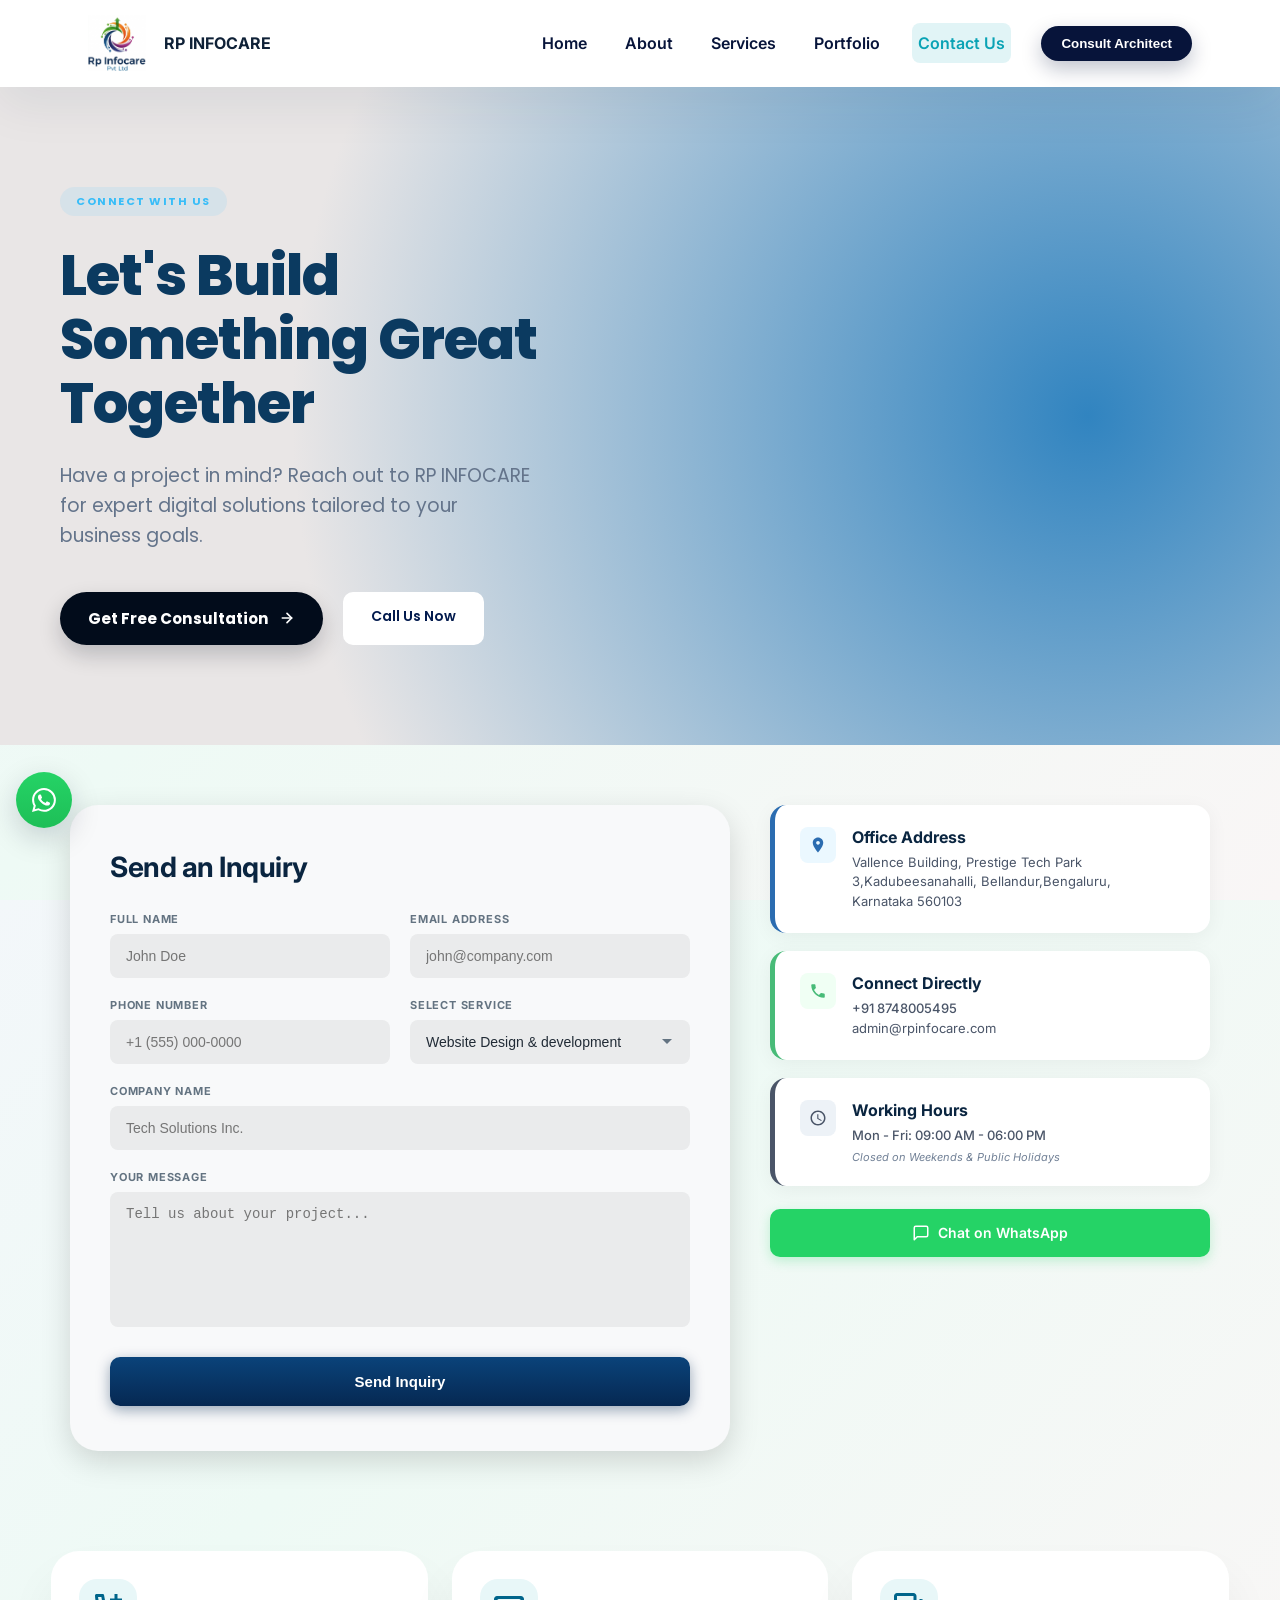
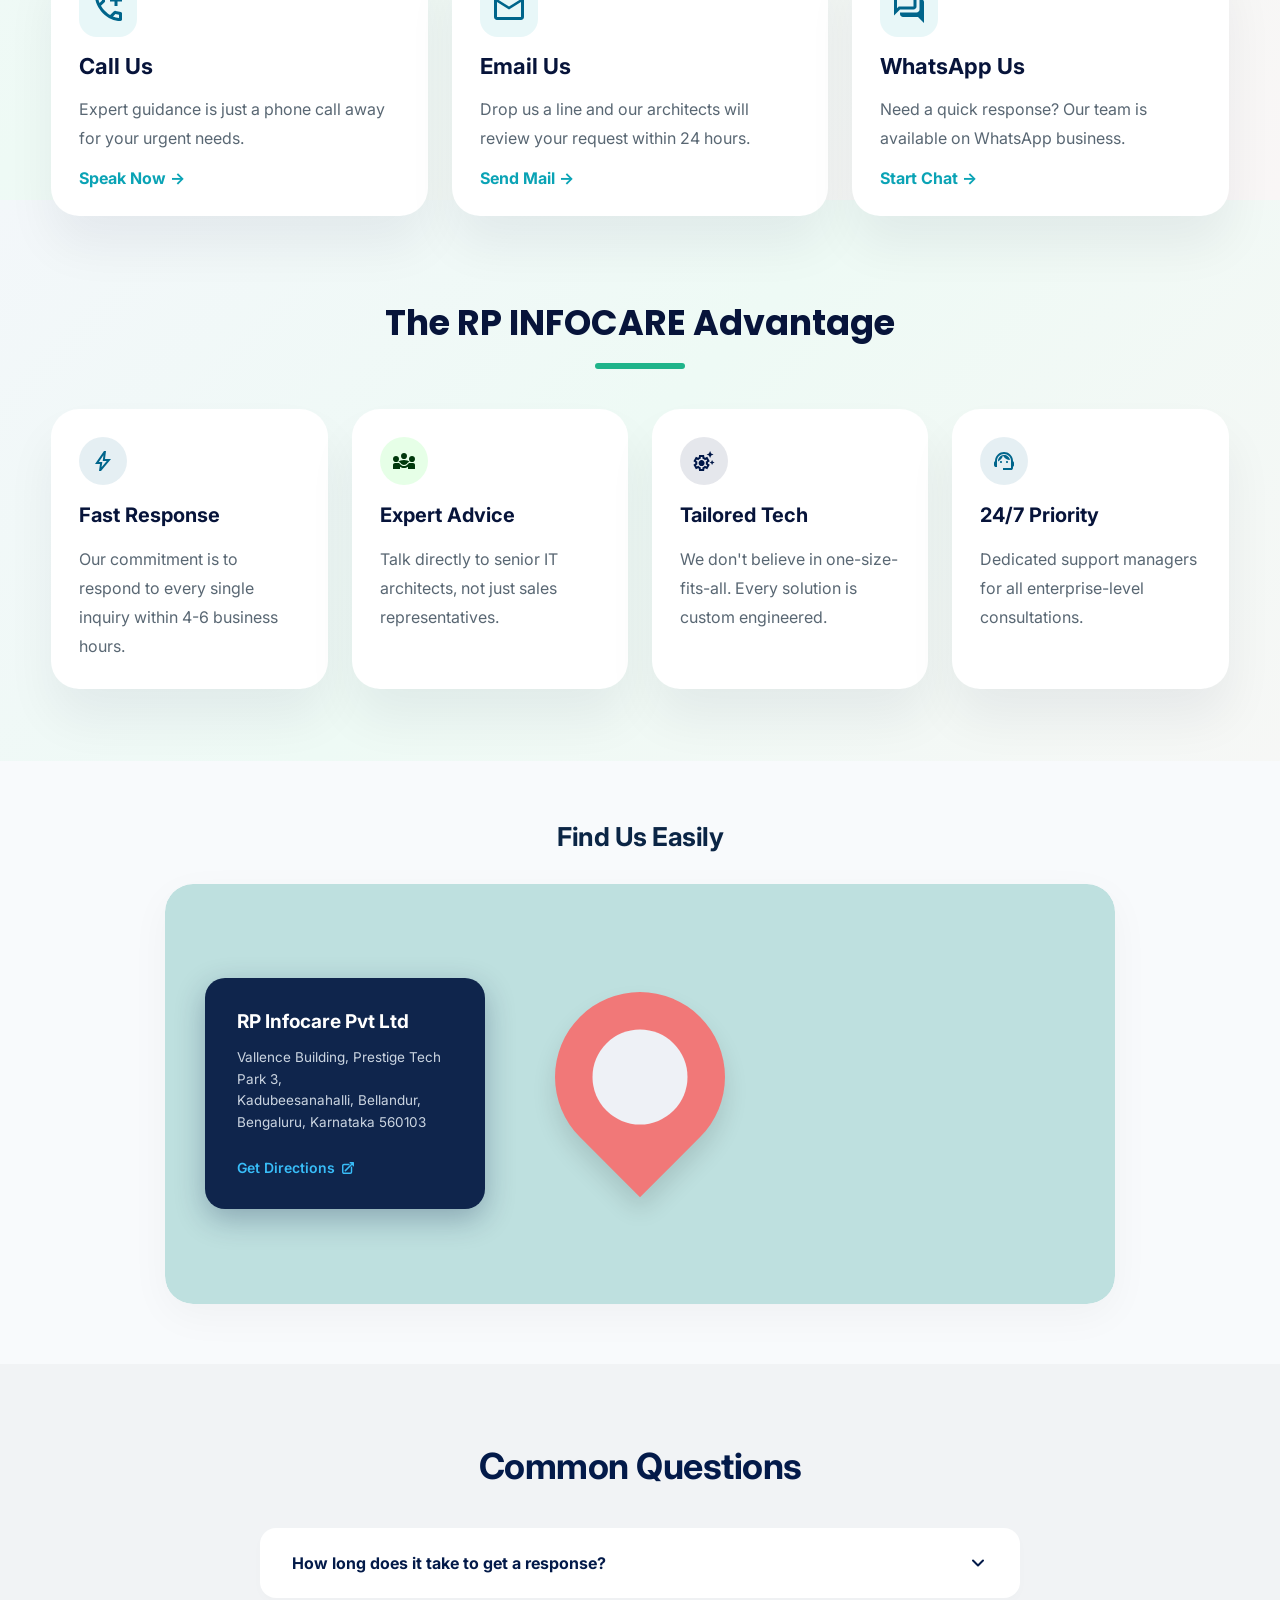
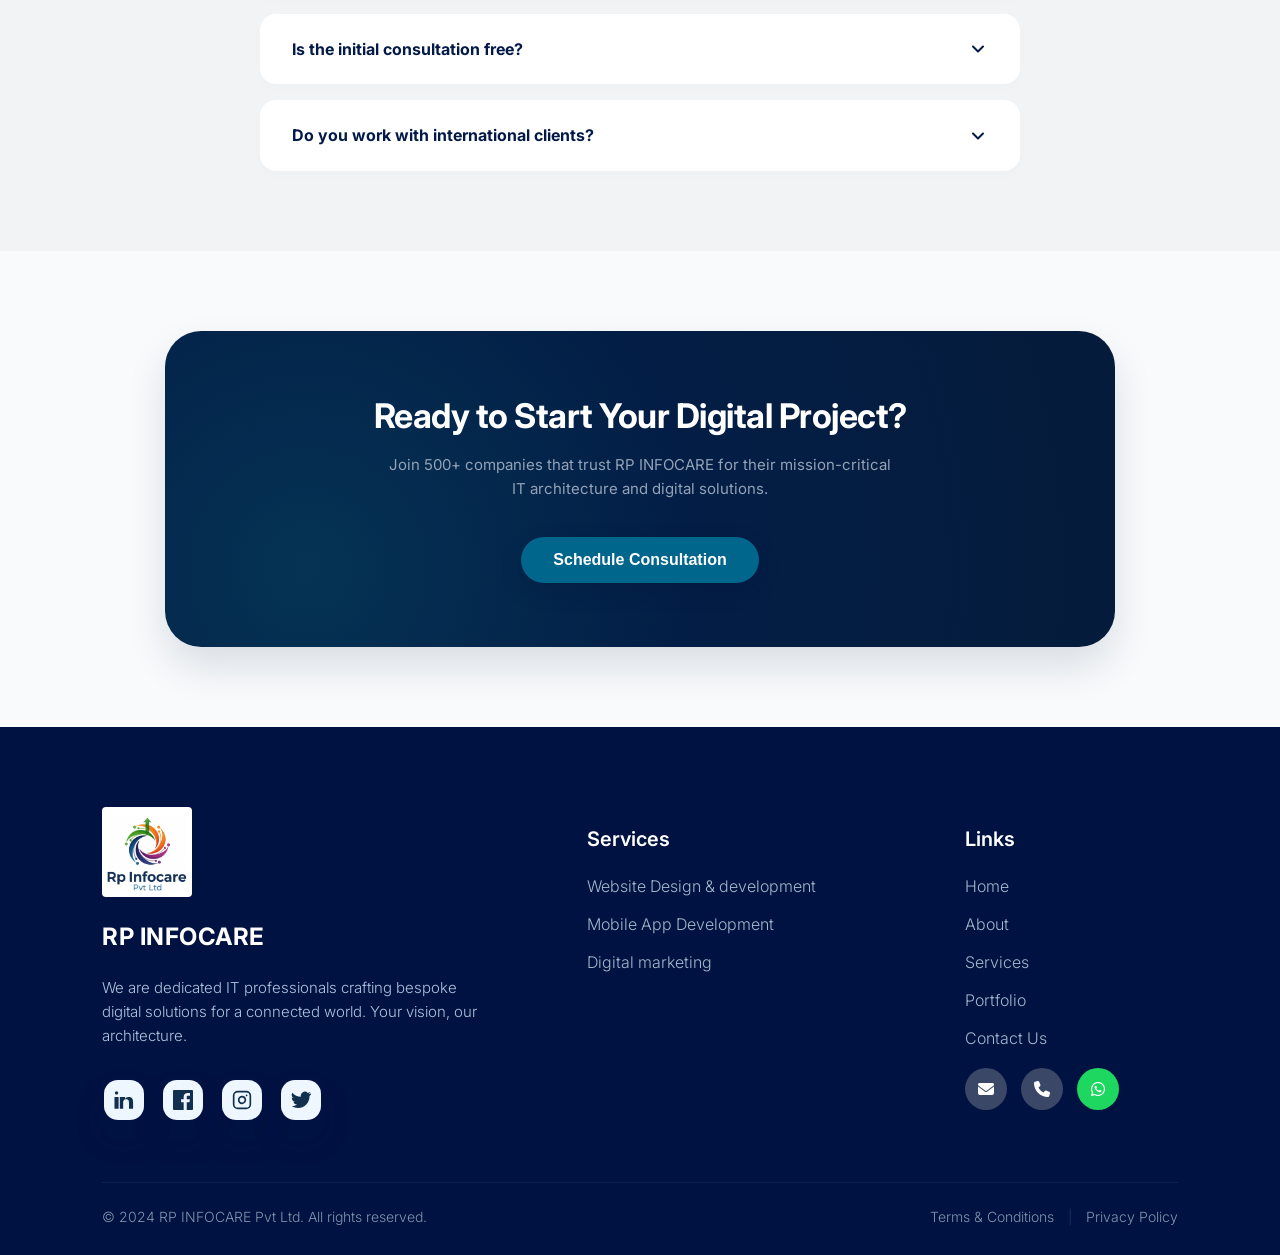
<file: contact.html>
<!doctype html>
<html lang="en">
<head>
  <meta charset="utf-8" />
  <meta name="viewport" content="width=device-width,initial-scale=1" />
  <title>Contact RP Infocare | Connect for IT & Digital Services</title>
  <meta name="description" content="Get in touch with RP Infocare for expert IT support, website development, mobile apps, and digital marketing solutions. We're here to help your business succeed.">
  <link rel="shortcut icon" href="https://www.rpinfocare.com/assets/rpinfocare-logo.png">
<link rel="icon" type="image/png" sizes="32x32" href="https://www.rpinfocare.com/assets/rpinfocare-logo.png">
<link rel="icon" type="image/png" sizes="16x16" href="https://www.rpinfocare.com/assets/rpinfocare-logo.png">
   <link rel="apple-touch-icon" sizes="180x180" href="https://www.rpinfocare.com/assets/rpinfocare-logo.png">
    <meta name="theme-color" content="#001242">
    <link rel="canonical" href="https://www.rpinfocare.com/contact.html">
    <meta property="og:site_name" content="RP Infocare">
    <meta property="og:title" content="RP Infocare | Expert IT Solutions & Technology Services">
    <meta property="og:description" content="Welcome to RP Infocare, your trusted partner for innovative IT solutions, website development, mobile apps, and digital marketing services designed to grow your business.">
   <meta property="og:image" content="https://www.rpinfocare.com/assets/rpinfocare-logo.png">
    <meta property="og:url" content="https://www.rpinfocare.com/contact.html">
    <meta name="twitter:card" content="summary_large_image">
    <meta name="twitter:image" content="https://www.rpinfocare.com/assets/rpinfocare-logo.png">
    <script type="application/ld+json">
      {
        "@context": "https://schema.org",
        "@type": "Organization",
        "name": "RP Infocare",
        "url": "https://www.rpinfocare.com/",
      "logo": "https://www.rpinfocare.com/assets/rpinfocare-logo.png",
        "description": "IT solutions, website development, mobile app development, software solutions, and digital marketing services.",
  "sameAs": [
    "https://www.instagram.com/rpinfocare/"
        ]
      }
    </script>
  <link href="https://fonts.googleapis.com/css2?family=Poppins:wght@300;400;600;700;800&family=Inter:wght@300;400;600&display=swap" rel="stylesheet">
  <link rel="stylesheet" href="css/styles.css">
</head>
<body>
  <header class="site-header">
    <div class="container nav-row">
      <a class="brand" href="index.html">
        <img src="assets/rpinfocare-logo.png" alt="RP InfoCare logo">
      </a>
      <h4> RP INFOCARE</h4>
      <nav class="main-nav" id="mainNav">
        <ul>
          <li><a href="index.html">Home</a></li>
          <li><a href="about.html">About</a></li>
          <li><a href="services.html">Services</a></li>
          <li><a href="portfolio.html">Portfolio</a></li>
          <li><a class="active" href="contact.html">Contact Us</a></li>
        </ul>
      </nav>
      <button class="cta enquire">Consult Architect</button>
      <button class="nav-toggle" id="navToggle" aria-label="Toggle navigation">☰</button>
    </div>
  </header>
<div id="enquiryPopup" class="popup-overlay">
        <div class="popup-form">

            <span class="close-btn">&times;</span>

            <h2>Enquiry/Consult Form</h2>

            <form action="https://api.web3forms.com/submit" method="POST">

            <input type="hidden" name="access_key" value="d3450d68-0a4b-4a4b-9056-514d453a97d4">

            <input type="hidden" name="subject" value="New Website Enquiry/Consultation">

            <input
                type="text"
                name="name"
                placeholder="Full Name"
                required>

            <input
                type="tel"
                name="phone"
                placeholder="Phone Number"
                required>

            <input
                type="email"
                name="email"
                placeholder="Email Address"
                required>

            <textarea
                name="description"
                rows="5"
                placeholder="Describe your requirement..."
                required></textarea>

            <button type="submit" class="submit-btn">
                Submit Enquiry
            </button>

        </form>

    </div>
</div>

<script>
const enquiryBtn = document.querySelector('.enquire');
const popup = document.getElementById('enquiryPopup');
const closeBtn = document.querySelector('.close-btn');

enquiryBtn.addEventListener('click', function(){
    popup.style.display = 'flex';
});

closeBtn.addEventListener('click', function(){
    popup.style.display = 'none';
});

window.addEventListener('click', function(e){
    if(e.target === popup){
        popup.style.display = 'none';
    }
});
</script>
    
  <main>
<section class="rp-connect-section">
  <link rel="preconnect" href="https://fonts.googleapis.com">
  <link rel="preconnect" href="https://fonts.gstatic.com" crossorigin>
  <link href="https://fonts.googleapis.com/css2?family=Poppins:wght@400;500;600;700;800&display=swap" rel="stylesheet">

  <style>
    /* Section Block Container Base */
    .rp-connect-section {
      background: radial-gradient(circle at 85% 50%, #3184c0 0%, #e9e6e6 70%); /* Replicates the deep glowing dark blue-to-black gradient blend */
      color: #ffffff;
      padding: 100px 60px;
      font-family: 'Poppins', sans-serif;
      width: 100%;
      box-sizing: border-box;
      display: flex;
      justify-content: center;
      align-items: center;
      overflow: hidden;
    }

    .rp-connect-section .section-inner {
      max-width: 1200px;
      width: 100%;
      display: grid;
      grid-template-columns: 1.2fr 1fr;
      gap: 60px;
      align-items: center;
    }

    /* Left Side Content Column */
    .rp-connect-section .content-column {
      display: flex;
      flex-direction: column;
      align-items: flex-start;
    }

    .rp-connect-section .category-tag {
      background-color: rgba(56, 189, 248, 0.1); /* Translucent muted blue tag backing */
      color: #38bdf8;
      font-size: 11px;
      font-weight: 700;
      letter-spacing: 1.5px;
      text-transform: uppercase;
      padding: 6px 16px;
      border-radius: 20px;
      margin-bottom: 28px;
    }

    .rp-connect-section .main-title {
      font-size: 56px;
      font-weight: 800;
      line-height: 1.15;
      letter-spacing: -1px;
      color: #0b3a60; /* Deep blue title shade matching image */
      margin: 0 0 24px 0;
    }

    /* Gradient span accent mask overlay text layer */
    .rp-connect-section .main-title span {
      background: linear-gradient(135deg, #0b3a60 0%, #1e5c8a 100%);
      -webkit-text-fill-color: transparent;
    }

    .rp-connect-section .section-desc {
      font-size: 19px;
      line-height: 1.6;
      color: #64748b; /* Clean muted grey info font */
      max-width: 480px;
      margin: 0 0 40px 0;
    }

    /* Button Group Elements */
    .rp-connect-section .btn-row {
      display: flex;
      gap: 20px;
      flex-wrap: wrap;
    }

    .rp-connect-section .action-btn {
      font-family: inherit;
      font-size: 14px;
      font-weight: 600;
      text-decoration: none;
      padding: 14px 28px;
      border-radius: 10px;
      transition: all 0.3s ease;
      display: inline-block;
      text-align: center;
    }

    /* Cyan Glowing Action Button ("Get Free Consultation") */
    .rp-connect-section .btn-primary {
      background: linear-gradient(90deg, #1d6fa5, #4fc3f7);
      color: #ffffff !important;
      border: none;
      box-shadow: 0 0 20px rgba(79, 195, 247, 0.4); /* Recreates the lower glow profile */
    }

    .rp-connect-section .btn-primary:hover {
      box-shadow: 0 0 30px rgba(79, 195, 247, 0.6);
      transform: translateY(-2px);
    }

    /* Crisp White Button ("Call Us Now") */
    .rp-connect-section .btn-secondary {
      background-color: #ffffff;
      color: #031b4e !important;
      border: none;
    }

    .rp-connect-section .btn-secondary:hover {
      background-color: #f1f5f9;
      transform: translateY(-2px);
    }

    /* Right Side Layout Graphic Component Display Panel */
    .rp-connect-section .graphic-column {
      display: flex;
      justify-content: center;
      align-items: center;
      position: relative;
    }

    /* Translucent Deep Outer Shield Card Container */
    .rp-connect-section .outer-card {
      background: linear-gradient(135deg, rgba(14, 42, 66, 0.4) 0%, rgba(6, 20, 33, 0.6) 100%);
      width: 100%;
      max-width: 420px;
      aspect-ratio: 1 / 1;
      border-radius: 24px;
      border: 1px solid rgba(255, 255, 255, 0.03);
      box-shadow: 0 30px 60px rgba(0, 0, 0, 0.4), inset 0 1px 2px rgba(255, 255, 255, 0.05);
      display: flex;
      align-items: center;
      justify-content: center;
      position: relative;
    }

    /* Ambient background neon backing drop flare effect shadow ring */
    .rp-connect-section .outer-card::before {
      content: '';
      position: absolute;
      width: 110%;
      height: 110%;
      background: radial-gradient(circle, rgba(79, 195, 247, 0.08) 0%, transparent 70%);
      z-index: -1;
    }

    /* Internal Floating Focal Deck App Panel Layout Square */
    .rp-connect-section .inner-glass-deck {
      background: linear-gradient(135deg, #1a567e 0%, #0d2a40 100%);
      width: 62%;
      height: 62%;
      border-radius: 20px;
      box-shadow: 0 20px 40px rgba(0, 0, 0, 0.5), inset 0 1px 1px rgba(255, 255, 255, 0.15);
      display: flex;
      flex-direction: column;
      align-items: center;
      justify-content: center;
      padding: 24px;
      box-sizing: border-box;
      text-align: center;
      border: 1px solid rgba(255, 255, 255, 0.08);
      position: relative;
    }

    .rp-connect-section .inner-deck-title {
      font-size: 13px;
      font-weight: 600;
      letter-spacing: 0.5px;
      color: rgba(255, 255, 255, 0.9);
      margin: 0 0 2px 0;
    }

    .rp-connect-section .inner-deck-subtitle {
      font-size: 11px;
      font-weight: 700;
      letter-spacing: 1px;
      color: #4fc3f7;
      text-transform: uppercase;
      margin: 0 0 24px 0;
    }

    /* Recreated Abstract Tech Shape Vector using pure CSS clip lines */
    .rp-connect-section .vector-shield-icon {
      width: 50px;
      height: 50px;
      position: relative;
      background: radial-gradient(circle, #4fc3f7 0%, transparent 75%);
      display: flex;
      align-items: center;
      justify-content: center;
    }

    .rp-connect-section .vector-shield-icon::after {
      content: 'e';
      font-size: 28px;
      font-weight: 700;
      color: #ffffff;
      font-style: italic;
      text-shadow: 0 0 10px rgba(79, 195, 247, 0.8);
    }

    /* Flexible Layout Viewport Adaptations */
    @media (max-width: 992px) {
      .rp-connect-section .main-title { font-size: 44px; }
      .rp-connect-section .inner-inner-glass-deck { width: 70%; height: 70%; }
    }

    @media (max-width: 768px) {
      .rp-connect-section { padding: 60px 24px; }
      .rp-connect-section .section-inner { grid-template-columns: 1fr; gap: 50px; }
      .rp-connect-section .content-column { align-items: center; text-align: center; }
      .rp-connect-section .btn-row { justify-content: center; width: 100%; }
      .rp-connect-section .action-btn { width: 100%; max-width: 280px; }
    }
  </style>

  <div class="section-inner">
    
    <div class="content-column">
      <span class="category-tag">Connect With Us</span>
      <h2 class="main-title">Let's Build<br>Something Great<br>Together</h2>
      <p class="section-desc">Have a project in mind? Reach out to RP INFOCARE for expert digital solutions tailored to your business goals.</p>
      
      <div class="btn-row">
         <a href="#" class="enquire" style="padding: 15px 28px; border-radius: 30px; font-size: 0.95rem; font-weight: 700; text-decoration: none; display: inline-flex; align-items: center; gap: 10px; background-color: #020C1B; color: #ffffff; box-shadow: 0 10px 22px rgba(2, 12, 27, 0.2); box-sizing: border-box;">
    Get Free Consultation
    <svg width="16" height="16" viewBox="0 0 24 24" fill="none" stroke="currentColor" stroke-width="2.5" stroke-linecap="round" stroke-linejoin="round">
        <line x1="5" y1="12" x2="19" y2="12"></line>
        <polyline points="12 5 19 12 12 19"></polyline>
    </svg>
</a>
        <a href="tel:+918748005495" class="action-btn btn-secondary">Call Us Now</a>
      </div>
    </div>

    <div class="hero-animation">
    <video autoplay muted loop playsinline>
        <source src="assets/C1.mp4" type="video/mp4">
    </video>
</div>  

  </div>
  <div id="enquiryPopup" class="popup-overlay">
    <div class="popup-form">
        <span class="close-btn">&times;</span>

        <h2>Free Consultation</h2>

        <form>
            <input type="text" placeholder="Full Name" required>
            <input type="tel" placeholder="Phone Number" required>
            <input type="email" placeholder="Email Address" required>
            <textarea rows="4" placeholder="Description" required></textarea>

            <button type="submit" class="submit-btn">
                Submit
            </button>
        </form>
    </div>
</div>
            
                
<script>
document.addEventListener("DOMContentLoaded", function() {

    const popup = document.getElementById("enquiryPopup");

    document.querySelectorAll(".enquire").forEach(btn => {
        btn.addEventListener("click", function(e) {
            e.preventDefault();
            popup.style.display = "flex";
        });
    });

    document.querySelector(".close-btn").addEventListener("click", function() {
        popup.style.display = "none";
    });

    popup.addEventListener("click", function(e) {
        if (e.target === popup) {
            popup.style.display = "none";
        }
    });

});
</script>  
</section>


   <section style="padding: 60px 20px; font-family: 'Inter', -apple-system, sans-serif; display: flex; justify-content: center; align-items: center; box-sizing: border-box; width: 100%;">
    
    <div id="contactForm" style="width: 100%; max-width: 1200px; display: flex; flex-direction: row; gap: 40px; justify-content: center; align-items: flex-start; box-sizing: border-box; flex-wrap: wrap;">
        
        <div style="background-color: #F8F9FA; flex: 1; min-width: 320px; max-width: 660px; padding: 45px 40px; border-radius: 28px; box-shadow: 0px 10px 30px rgba(0, 0, 0, 0.15); box-sizing: border-box;">
            
            <h2 style="color: #0A2540; font-size: 28px; font-weight: 700; margin: 0 0 28px 0; letter-spacing: -0.5px;">Send an Inquiry</h2>
            
       <form action="https://api.web3forms.com/submit" method="POST">

            <input type="hidden" name="access_key" value="d3450d68-0a4b-4a4b-9056-514d453a97d4">
    <input type="checkbox" name="botcheck" class="hidden" style="display: none;">

    <div style="display: flex; flex-wrap: wrap; margin-right: -10px; margin-left: -10px; box-sizing: border-box;">
        
        <div style="flex: 0 0 50%; max-width: 50%; padding: 0 10px 20px 10px; display: flex; flex-direction: column; box-sizing: border-box;">
            <label style="color: #637381; font-size: 11px; font-weight: 700; text-transform: uppercase; letter-spacing: 0.8px; margin-bottom: 8px;">Full Name</label>
            <input type="text" name="name" placeholder="John Doe" required style="width: 100%; background-color: #EAEBEC; border: none; border-radius: 8px; padding: 14px 16px; font-size: 14px; color: #212B36; outline: none; box-sizing: border-box;">
        </div>
        
        <div style="flex: 0 0 50%; max-width: 50%; padding: 0 10px 20px 10px; display: flex; flex-direction: column; box-sizing: border-box;">
            <label style="color: #637381; font-size: 11px; font-weight: 700; text-transform: uppercase; letter-spacing: 0.8px; margin-bottom: 8px;">Email Address</label>
            <input type="email" name="email" placeholder="john@company.com" required style="width: 100%; background-color: #EAEBEC; border: none; border-radius: 8px; padding: 14px 16px; font-size: 14px; color: #212B36; outline: none; box-sizing: border-box;">
        </div>

        <div style="flex: 0 0 50%; max-width: 50%; padding: 0 10px 20px 10px; display: flex; flex-direction: column; box-sizing: border-box;">
            <label style="color: #637381; font-size: 11px; font-weight: 700; text-transform: uppercase; letter-spacing: 0.8px; margin-bottom: 8px;">Phone Number</label>
            <input type="text" name="phone" placeholder="+1 (555) 000-0000" style="width: 100%; background-color: #EAEBEC; border: none; border-radius: 8px; padding: 14px 16px; font-size: 14px; color: #212B36; outline: none; box-sizing: border-box;">
        </div>
        
        <div style="flex: 0 0 50%; max-width: 50%; padding: 0 10px 20px 10px; display: flex; flex-direction: column; box-sizing: border-box;">
            <label style="color: #637381; font-size: 11px; font-weight: 700; text-transform: uppercase; letter-spacing: 0.8px; margin-bottom: 8px;">Select Service</label>
            <div style="position: relative; display: flex; align-items: center; box-sizing: border-box;">
                <select name="service" style="width: 100%; background-color: #EAEBEC; border: none; border-radius: 8px; padding: 14px 40px 14px 16px; font-size: 14px; color: #212B36; outline: none; appearance: none; -webkit-appearance: none; -moz-appearance: none; cursor: pointer; box-sizing: border-box;">
                    <option value="Website Design & development">Website Design & development</option>
                    <option value="Mobile App Development">Mobile App Development</option>
                    <option value="Digital marketing">Digital marketing</option>
                </select>
                <div style="position: absolute; right: 18px; pointer-events: none; width: 0; height: 0; border-left: 5px solid transparent; border-right: 5px solid transparent; border-top: 5px solid #637381;"></div>
            </div>
        </div>

        <div style="flex: 0 0 100%; max-width: 100%; padding: 0 10px 20px 10px; display: flex; flex-direction: column; box-sizing: border-box;">
            <label style="color: #637381; font-size: 11px; font-weight: 700; text-transform: uppercase; letter-spacing: 0.8px; margin-bottom: 8px;">Company Name</label>
            <input type="text" name="company" placeholder="Tech Solutions Inc." style="width: 100%; background-color: #EAEBEC; border: none; border-radius: 8px; padding: 14px 16px; font-size: 14px; color: #212B36; outline: none; box-sizing: border-box;">
        </div>

        <div style="flex: 0 0 100%; max-width: 100%; padding: 0 10px 20px 10px; display: flex; flex-direction: column; box-sizing: border-box;">
            <label style="color: #637381; font-size: 11px; font-weight: 700; text-transform: uppercase; letter-spacing: 0.8px; margin-bottom: 8px;">Your Message</label>
            <textarea name="message" placeholder="Tell us about your project..." required style="width: 100%; background-color: #EAEBEC; border: none; border-radius: 8px; padding: 14px 16px; font-size: 14px; color: #212B36; outline: none; resize: none; height: 135px; box-sizing: border-box;"></textarea>
        </div>

    </div>

    <button type="submit" id="submit-btn" style="width: 100%; background: linear-gradient(180deg, #0A437A 0%, #062852 100%); color: #FFFFFF; border: none; border-radius: 10px; padding: 16px; font-size: 15px; font-weight: 600; cursor: pointer; margin-top: 10px; box-shadow: 0px 4px 14px rgba(6, 40, 82, 0.4); box-sizing: border-box;">Send Inquiry</button>
</form>
<script>
document.addEventListener('DOMContentLoaded', () => {
    const form = document.querySelector('form[action="https://api.web3forms.com/submit"]');
    const submitBtn = document.getElementById('submit-btn');
    const originalBtnText = submitBtn.textContent;

    form.addEventListener('submit', async (e) => {
        e.preventDefault(); // Stop the page from reloading

        // 1. Honeypot Spam Protection Check
        const botcheck = form.querySelector('input[name="botcheck"]');
        if (botcheck && botcheck.checked) {
            console.warn("Spam detected via honeypot.");
            return; // Silently drop the submission if a bot checked it
        }

        // 2. Visual Loading State
        submitBtn.disabled = true;
        submitBtn.textContent = 'Sending...';
        submitBtn.style.opacity = '0.7';
        submitBtn.style.cursor = 'not-allowed';

        // 3. Extract Form Fields
        const formData = new FormData(form);
        const object = Object.fromEntries(formData);
        
        // Remove the botcheck property so it doesn't clutter your email
        delete object.botcheck; 

        const json = JSON.stringify(object);

        try {
            // 4. Post JSON data to Web3Forms
            const response = await fetch('https://api.web3forms.com/submit', {
                method: 'POST',
                headers: {
                    'Content-Type': 'application/json',
                    'Accept': 'application/json'
                },
                body: json
            });

            const result = await response.json();

            // 5. Handle Response
            if (response.status === 200) {
                alert('Thank you! Your inquiry has been submitted successfully.');
                form.reset(); // Clears all input fields
            } else {
                alert(result.message || 'Something went wrong. Please try again.');
            }

        } catch (error) {
            console.error('Submission Error:', error);
            alert('Network error. Please verify your connection and try again.');
        } finally {
            // 6. Reset Button back to original state
            submitBtn.disabled = false;
            submitBtn.textContent = originalBtnText;
            submitBtn.style.opacity = '1';
            submitBtn.style.cursor = 'pointer';
        }
    });
});
</script>
   </div>

        <div style="flex: 1; min-width: 320px; max-width: 440px; display: flex; flex-direction: column; gap: 18px; box-sizing: border-box;">
            
            <div style="background-color: #FFFFFF; border-left: 5px solid #2B6CB0; border-radius: 16px; padding: 22px 25px; display: flex; gap: 16px; align-items: flex-start; box-shadow: 0px 4px 20px rgba(0,0,0,0.05); box-sizing: border-box;">
                <div style="background-color: #EBF8FF; width: 36px; height: 36px; border-radius: 8px; display: flex; justify-content: center; align-items: center; flex-shrink: 0;">
                    <svg width="18" height="18" viewBox="0 0 24 24" fill="#2B6CB0"><path d="M12 2C8.13 2 5 5.13 5 9c0 5.25 7 13 7 13s7-7.75 7-13c0-3.87-3.13-7-7-7zm0 9.5c-1.38 0-2.5-1.12-2.5-2.5s1.12-2.5 2.5-2.5 2.5 1.12 2.5 2.5-1.12 2.5-2.5 2.5z"/></svg>
                </div>
                <div style="box-sizing: border-box;">
                    <h3 style="color: #0A2540; font-size: 16px; font-weight: 700; margin: 0 0 6px 0;">Office Address</h3>
                    <p style="color: #4A5568; font-size: 13px; line-height: 1.5; margin: 0;">Vallence Building, Prestige Tech Park<br>3,Kadubeesanahalli, Bellandur,Bengaluru,<br>Karnataka 560103</p>
                </div>
            </div>

            <div style="background-color: #FFFFFF; border-left: 5px solid #48BB78; border-radius: 16px; padding: 22px 25px; display: flex; gap: 16px; align-items: flex-start; box-shadow: 0px 4px 20px rgba(0,0,0,0.05); box-sizing: border-box;">
                <div style="background-color: #F0FFF4; width: 36px; height: 36px; border-radius: 8px; display: flex; justify-content: center; align-items: center; flex-shrink: 0;">
                    <svg width="18" height="20" viewBox="0 0 24 24" fill="#48BB78"><path d="M20.01 15.38c-1.23 0-2.42-.2-3.53-.56a.977.977 0 0 0-1.01.24l-2.2 2.2a15.045 15.045 0 0 1-6.59-6.59l2.2-2.21a.96.96 0 0 0 .25-1.02c-.36-1.11-.56-2.3-.56-3.53C8.58 3.45 8.13 3 7.56 3H4.11C3.54 3 3 3.45 3 4.02 3 13.39 10.61 21 19.98 21c.57 0 1.02-.45 1.02-1.02v-3.45c0-.57-.45-1.15-1.02-1.15z"/></svg>
                </div>
                <div style="box-sizing: border-box;">
                    <h3 style="color: #0A2540; font-size: 16px; font-weight: 700; margin: 0 0 6px 0;">Connect Directly</h3>
                    <p style="color: #4A5568; font-size: 13px; line-height: 1.5; margin: 0; font-weight: 500;">+91 8748005495</p>
                    <p style="color: #4A5568; font-size: 13px; line-height: 1.5; margin: 0;">admin@rpinfocare.com</p>
                </div>
            </div>

            <div style="background-color: #FFFFFF; border-left: 5px solid #4A5568; border-radius: 16px; padding: 22px 25px; display: flex; gap: 16px; align-items: flex-start; box-shadow: 0px 4px 20px rgba(0,0,0,0.05); box-sizing: border-box;">
                <div style="background-color: #EDF2F7; width: 36px; height: 36px; border-radius: 8px; display: flex; justify-content: center; align-items: center; flex-shrink: 0;">
                    <svg width="18" height="18" viewBox="0 0 24 24" fill="#4A5568"><path d="M11.99 2C6.47 2 2 6.48 2 12s4.47 10 9.99 10C17.52 22 22 17.52 22 12S17.52 2 11.99 2zM12 20c-4.42 0-8-3.58-8-8s3.58-8 8-8 8 3.58 8 8-3.58 8-8 8zm.5-13H11v6l5.25 3.15.75-1.23-4.5-2.67V7z"/></svg>
                </div>
                <div style="box-sizing: border-box;">
                    <h3 style="color: #0A2540; font-size: 16px; font-weight: 700; margin: 0 0 6px 0;">Working Hours</h3>
                    <p style="color: #4A5568; font-size: 13px; line-height: 1.5; margin: 0; font-weight: 500;">Mon - Fri: 09:00 AM - 06:00 PM</p>
                    <p style="color: #718096; font-size: 11px; font-style: italic; margin: 4px 0 0 0;">Closed on Weekends & Public Holidays</p>
                </div>
            </div>

            <a href="https://wa.me/918748005495" target="_blank" style="text-decoration: none; width: 100%; background-color: #25D366; color: #FFFFFF; border-radius: 10px; padding: 15px; font-size: 14px; font-weight: 600; display: flex; justify-content: center; align-items: center; gap: 8px; box-shadow: 0px 4px 12px rgba(37, 211, 102, 0.25); border: none; cursor: pointer; box-sizing: border-box; margin-top: 5px;">
                <svg width="18" height="18" viewBox="0 0 24 24" fill="none" stroke="currentColor" stroke-width="2" stroke-linecap="round" stroke-linejoin="round"><path d="M21 15a2 2 0 0 1-2 2H7l-4 4V5a2 2 0 0 1 2-2h14a2 2 0 0 1 2 2z"></path></svg>
                Chat on WhatsApp
            </a>

        </div>
        
    </div>
</section>
        
        

    <section class="contact-methods container">
      <div class="method-cards">
        <div class="method-card">
          <div class="method-icon"><svg width="27" height="27" viewBox="0 0 27 27" fill="none" xmlns="http://www.w3.org/2000/svg">
<path d="M19.5 12V7.5H15V4.5H19.5V0H22.5V4.5H27V7.5H22.5V12H19.5ZM25.425 27C22.3 27 19.2125 26.3187 16.1625 24.9562C13.1125 23.5938 10.3375 21.6625 7.8375 19.1625C5.3375 16.6625 3.40625 13.8875 2.04375 10.8375C0.68125 7.7875 0 4.7 0 1.575C0 1.125 0.15 0.75 0.45 0.45C0.75 0.15 1.125 0 1.575 0H7.65C8 0 8.3125 0.11875 8.5875 0.35625C8.8625 0.59375 9.025 0.875 9.075 1.2L10.05 6.45C10.1 6.85 10.0875 7.1875 10.0125 7.4625C9.9375 7.7375 9.8 7.975 9.6 8.175L5.9625 11.85C6.4625 12.775 7.05625 13.6687 7.74375 14.5312C8.43125 15.3938 9.1875 16.225 10.0125 17.025C10.7875 17.8 11.6 18.5187 12.45 19.1812C13.3 19.8438 14.2 20.45 15.15 21L18.675 17.475C18.9 17.25 19.1938 17.0812 19.5562 16.9688C19.9187 16.8563 20.275 16.825 20.625 16.875L25.8 17.925C26.15 18.025 26.4375 18.2062 26.6625 18.4688C26.8875 18.7313 27 19.025 27 19.35V25.425C27 25.875 26.85 26.25 26.55 26.55C26.25 26.85 25.875 27 25.425 27ZM4.5375 9L7.0125 6.525L6.375 3H3.0375C3.1625 4.025 3.3375 5.0375 3.5625 6.0375C3.7875 7.0375 4.1125 8.025 4.5375 9ZM17.9625 22.425C18.9375 22.85 19.9312 23.1875 20.9438 23.4375C21.9563 23.6875 22.975 23.85 24 23.925V20.625L20.475 19.9125L17.9625 22.425Z" fill="#00658B"/>
</svg>
</div>
          <h3>Call Us</h3>
          <p>Expert guidance is just a phone call away for your urgent needs.</p>
          <a href="tel:+918748005495">Speak Now →</a>
        </div>
        <div class="method-card">
          <div class="method-icon"><svg width="30" height="24" viewBox="0 0 30 24" fill="none" xmlns="http://www.w3.org/2000/svg">
<path d="M3 24C2.175 24 1.46875 23.7062 0.88125 23.1187C0.29375 22.5312 0 21.825 0 21V3C0 2.175 0.29375 1.46875 0.88125 0.88125C1.46875 0.29375 2.175 0 3 0H27C27.825 0 28.5312 0.29375 29.1187 0.88125C29.7062 1.46875 30 2.175 30 3V21C30 21.825 29.7062 22.5312 29.1187 23.1187C28.5312 23.7062 27.825 24 27 24H3ZM15 13.5L3 6V21H27V6L15 13.5ZM15 10.5L27 3H3L15 10.5ZM3 6V3V6V21V6Z" fill="#00658B"/>
</svg>
</div>
          <h3>Email Us</h3>
          <p>Drop us a line and our architects will review your request within 24 hours.</p>
          <a href="mailto:admin@rpinfocare.com">Send Mail →</a>
        </div>
        <div class="method-card">
          <div class="method-icon"><svg width="30" height="30" viewBox="0 0 30 30" fill="none" xmlns="http://www.w3.org/2000/svg">
<path d="M30 30L24 24H9C8.175 24 7.46875 23.7062 6.88125 23.1187C6.29375 22.5312 6 21.825 6 21V19.5H22.5C23.325 19.5 24.0312 19.2062 24.6187 18.6187C25.2062 18.0312 25.5 17.325 25.5 16.5V6H27C27.825 6 28.5312 6.29375 29.1187 6.88125C29.7062 7.46875 30 8.175 30 9V30ZM3 15.2625L4.7625 13.5H19.5V3H3V15.2625ZM0 22.5V3C0 2.175 0.29375 1.46875 0.88125 0.88125C1.46875 0.29375 2.175 0 3 0H19.5C20.325 0 21.0312 0.29375 21.6187 0.88125C22.2062 1.46875 22.5 2.175 22.5 3V13.5C22.5 14.325 22.2062 15.0312 21.6187 15.6187C21.0312 16.2062 20.325 16.5 19.5 16.5H6L0 22.5ZM3 13.5V3V13.5Z" fill="#00658B"/>
</svg>
</div>
          <h3>WhatsApp Us</h3>
          <p>Need a quick response? Our team is available on WhatsApp business.</p>
          <a href="https://wa.me/918748005495">Start Chat →</a>
        </div>
      </div>
    </section>

    

    <section class="advantage container">
      <div class="advantage-header">
        <h2>The RP INFOCARE Advantage</h2>
        <div class="underline"></div>
      </div>
      <div class="advantage-cards">
        <div class="advantage-card">
          <div ><svg width="48" height="48" viewBox="0 0 48 48" fill="none" xmlns="http://www.w3.org/2000/svg">
<rect width="48" height="48" rx="24" fill="#00658B" fill-opacity="0.1"/>
<path d="M22.55 30.2L27.725 24H23.725L24.45 18.325L19.825 25H23.3L22.55 30.2ZM20 34L21 27H16L25 14H27L26 22H32L22 34H20Z" fill="#00658B"/>
</svg>
</div>
          <h3>Fast Response</h3>
          <p>Our commitment is to respond to every single inquiry within 4-6 business hours.</p>
        </div>
        <div class="advantage-card">
          <div ><svg width="48" height="48" viewBox="0 0 48 48" fill="none" xmlns="http://www.w3.org/2000/svg">
<rect width="48" height="48" rx="24" fill="#82FC87" fill-opacity="0.2"/>
<path d="M13 32V28C13 27.4333 13.1958 26.9583 13.5875 26.575C13.9792 26.1917 14.45 26 15 26H18.275C18.6083 26 18.925 26.0833 19.225 26.25C19.525 26.4167 19.7667 26.6417 19.95 26.925C20.4333 27.575 21.0292 28.0833 21.7375 28.45C22.4458 28.8167 23.2 29 24 29C24.8167 29 25.5792 28.8167 26.2875 28.45C26.9958 28.0833 27.5833 27.575 28.05 26.925C28.2667 26.6417 28.5208 26.4167 28.8125 26.25C29.1042 26.0833 29.4083 26 29.725 26H33C33.5667 26 34.0417 26.1917 34.425 26.575C34.8083 26.9583 35 27.4333 35 28V32H28V29.725C27.4167 30.1417 26.7875 30.4583 26.1125 30.675C25.4375 30.8917 24.7333 31 24 31C23.2833 31 22.5833 30.8875 21.9 30.6625C21.2167 30.4375 20.5833 30.1167 20 29.7V32H13ZM24 28C23.3667 28 22.7667 27.8542 22.2 27.5625C21.6333 27.2708 21.1583 26.8667 20.775 26.35C20.4917 25.9333 20.1375 25.6042 19.7125 25.3625C19.2875 25.1208 18.825 25 18.325 25C18.6917 24.3833 19.4667 23.8958 20.65 23.5375C21.8333 23.1792 22.95 23 24 23C25.05 23 26.1667 23.1792 27.35 23.5375C28.5333 23.8958 29.3083 24.3833 29.675 25C29.1917 25 28.7333 25.1208 28.3 25.3625C27.8667 25.6042 27.5083 25.9333 27.225 26.35C26.8583 26.8833 26.3917 27.2917 25.825 27.575C25.2583 27.8583 24.65 28 24 28ZM16 25C15.1667 25 14.4583 24.7083 13.875 24.125C13.2917 23.5417 13 22.8333 13 22C13 21.15 13.2917 20.4375 13.875 19.8625C14.4583 19.2875 15.1667 19 16 19C16.85 19 17.5625 19.2875 18.1375 19.8625C18.7125 20.4375 19 21.15 19 22C19 22.8333 18.7125 23.5417 18.1375 24.125C17.5625 24.7083 16.85 25 16 25ZM32 25C31.1667 25 30.4583 24.7083 29.875 24.125C29.2917 23.5417 29 22.8333 29 22C29 21.15 29.2917 20.4375 29.875 19.8625C30.4583 19.2875 31.1667 19 32 19C32.85 19 33.5625 19.2875 34.1375 19.8625C34.7125 20.4375 35 21.15 35 22C35 22.8333 34.7125 23.5417 34.1375 24.125C33.5625 24.7083 32.85 25 32 25ZM24 22C23.1667 22 22.4583 21.7083 21.875 21.125C21.2917 20.5417 21 19.8333 21 19C21 18.15 21.2917 17.4375 21.875 16.8625C22.4583 16.2875 23.1667 16 24 16C24.85 16 25.5625 16.2875 26.1375 16.8625C26.7125 17.4375 27 18.15 27 19C27 19.8333 26.7125 20.5417 26.1375 21.125C25.5625 21.7083 24.85 22 24 22Z" fill="#00380C"/>
</svg>
</div>
          <h3>Expert Advice</h3>
          <p>Talk directly to senior IT architects, not just sales representatives.</p>
        </div>
        <div class="advantage-card">
          <div><svg width="48" height="48" viewBox="0 0 48 48" fill="none" xmlns="http://www.w3.org/2000/svg">
<rect width="48" height="48" rx="24" fill="#001748" fill-opacity="0.1"/>
<path d="M30.0871 21L28.9871 18.6L26.5871 17.5L28.9871 16.4L30.0871 14L31.1871 16.4L33.5871 17.5L31.1871 18.6L30.0871 21ZM32.0871 28L31.2871 26.3L29.5871 25.5L31.2871 24.7L32.0871 23L32.8871 24.7L34.5871 25.5L32.8871 26.3L32.0871 28ZM19.0871 34L18.7871 31.65C18.6704 31.6 18.5454 31.5333 18.4121 31.45C18.2788 31.3667 18.1704 31.2833 18.0871 31.2L15.8871 32.15L13.4121 27.8L15.2871 26.4C15.2871 26.2667 15.2871 26.1333 15.2871 26C15.2871 25.8667 15.2871 25.7333 15.2871 25.6L13.4121 24.2L15.8871 19.85L18.0871 20.8C18.1704 20.7167 18.2788 20.6333 18.4121 20.55C18.5454 20.4667 18.6704 20.4 18.7871 20.35L19.0871 18H24.0871L24.3871 20.35C24.5038 20.4 24.6288 20.4667 24.7621 20.55C24.8954 20.6333 25.0038 20.7167 25.0871 20.8L27.2871 19.85L29.7621 24.2L27.8871 25.6C27.8871 25.7333 27.8871 25.8667 27.8871 26C27.8871 26.1333 27.8871 26.2667 27.8871 26.4L29.7621 27.8L27.2871 32.15L25.0871 31.2C25.0038 31.2833 24.8954 31.3667 24.7621 31.45C24.6288 31.5333 24.5038 31.6 24.3871 31.65L24.0871 34H19.0871ZM21.5871 29C22.4204 29 23.1288 28.7083 23.7121 28.125C24.2954 27.5417 24.5871 26.8333 24.5871 26C24.5871 25.1667 24.2954 24.4583 23.7121 23.875C23.1288 23.2917 22.4204 23 21.5871 23C20.7538 23 20.0454 23.2917 19.4621 23.875C18.8788 24.4583 18.5871 25.1667 18.5871 26C18.5871 26.8333 18.8788 27.5417 19.4621 28.125C20.0454 28.7083 20.7538 29 21.5871 29ZM20.8371 32H22.3371L22.5371 30.2C23.0204 30.0667 23.4329 29.8958 23.7746 29.6875C24.1163 29.4792 24.4538 29.2 24.7871 28.85L26.4371 29.6L27.1371 28.35L25.6871 27.25C25.8204 26.8667 25.8871 26.45 25.8871 26C25.8871 25.55 25.8204 25.1333 25.6871 24.75L27.1371 23.65L26.4371 22.4L24.7871 23.15C24.4538 22.8 24.1163 22.5208 23.7746 22.3125C23.4329 22.1042 23.0204 21.9333 22.5371 21.8L22.3371 20H20.8371L20.6371 21.8C20.1538 21.9333 19.7413 22.1042 19.3996 22.3125C19.0579 22.5208 18.7204 22.8 18.3871 23.15L16.7371 22.4L16.0371 23.65L17.4871 24.75C17.3538 25.1333 17.2829 25.55 17.2746 26C17.2663 26.45 17.3371 26.8667 17.4871 27.25L16.0371 28.35L16.7371 29.6L18.3871 28.85C18.7204 29.2 19.0579 29.4792 19.3996 29.6875C19.7413 29.8958 20.1538 30.0667 20.6371 30.2L20.8371 32Z" fill="#001748"/>
</svg>
</div>
          <h3>Tailored Tech</h3>
          <p>We don't believe in one-size-fits-all. Every solution is custom engineered.</p>
        </div>
        <div class="advantage-card">
          <div ><svg width="48" height="48" viewBox="0 0 48 48" fill="none" xmlns="http://www.w3.org/2000/svg">
<rect width="48" height="48" rx="24" fill="#00658B" fill-opacity="0.1"/>
<path d="M23 33V31H31V23.9C31 21.95 30.3208 20.2958 28.9625 18.9375C27.6042 17.5792 25.95 16.9 24 16.9C22.05 16.9 20.3958 17.5792 19.0375 18.9375C17.6792 20.2958 17 21.95 17 23.9V30H16C15.45 30 14.9792 29.8042 14.5875 29.4125C14.1958 29.0208 14 28.55 14 28V26C14 25.65 14.0875 25.3208 14.2625 25.0125C14.4375 24.7042 14.6833 24.4583 15 24.275L15.075 22.95C15.2083 21.8167 15.5375 20.7667 16.0625 19.8C16.5875 18.8333 17.2458 17.9917 18.0375 17.275C18.8292 16.5583 19.7375 16 20.7625 15.6C21.7875 15.2 22.8667 15 24 15C25.1333 15 26.2083 15.2 27.225 15.6C28.2417 16 29.15 16.5542 29.95 17.2625C30.75 17.9708 31.4083 18.8083 31.925 19.775C32.4417 20.7417 32.775 21.7917 32.925 22.925L33 24.225C33.3167 24.375 33.5625 24.6 33.7375 24.9C33.9125 25.2 34 25.5167 34 25.85V28.15C34 28.4833 33.9125 28.8 33.7375 29.1C33.5625 29.4 33.3167 29.625 33 29.775V31C33 31.55 32.8042 32.0208 32.4125 32.4125C32.0208 32.8042 31.55 33 31 33H23ZM21 26C20.7167 26 20.4792 25.9042 20.2875 25.7125C20.0958 25.5208 20 25.2833 20 25C20 24.7167 20.0958 24.4792 20.2875 24.2875C20.4792 24.0958 20.7167 24 21 24C21.2833 24 21.5208 24.0958 21.7125 24.2875C21.9042 24.4792 22 24.7167 22 25C22 25.2833 21.9042 25.5208 21.7125 25.7125C21.5208 25.9042 21.2833 26 21 26ZM27 26C26.7167 26 26.4792 25.9042 26.2875 25.7125C26.0958 25.5208 26 25.2833 26 25C26 24.7167 26.0958 24.4792 26.2875 24.2875C26.4792 24.0958 26.7167 24 27 24C27.2833 24 27.5208 24.0958 27.7125 24.2875C27.9042 24.4792 28 24.7167 28 25C28 25.2833 27.9042 25.5208 27.7125 25.7125C27.5208 25.9042 27.2833 26 27 26ZM18.025 24.45C17.9083 22.6833 18.4417 21.1667 19.625 19.9C20.8083 18.6333 22.2833 18 24.05 18C25.5333 18 26.8375 18.4708 27.9625 19.4125C29.0875 20.3542 29.7667 21.5583 30 23.025C28.4833 23.0083 27.0875 22.6 25.8125 21.8C24.5375 21 23.5583 19.9167 22.875 18.55C22.6083 19.8833 22.0458 21.0708 21.1875 22.1125C20.3292 23.1542 19.275 23.9333 18.025 24.45Z" fill="#00658B"/>
</svg>
</div>
          <h3>24/7 Priority</h3>
          <p>Dedicated support managers for all enterprise-level consultations.</p>
        </div>
      </div>
    </section>

<section class="find-us-section">
    <div class="find-us-heading">Find Us Easily</div>

    <div class="find-us-card">
        <div class="find-us-pin"></div>

        <div class="find-us-info">
            <h3>RP Infocare Pvt Ltd</h3>
            <p>
                Vallence Building, Prestige Tech Park 3,<br>
                Kadubeesanahalli, Bellandur,<br>
                Bengaluru, Karnataka 560103
            </p>
            <a href="https://share.google/PG20Z5hfzlGgkLlsW" target="_blank" class="find-us-link">
                Get Directions
                <svg xmlns="http://www.w3.org/2000/svg" fill="none" viewBox="0 0 24 24" stroke-width="2.5" stroke="currentColor">
                    <path stroke-linecap="round" stroke-linejoin="round" d="M13.5 6H5.25A2.25 2.25 0 003 8.25v10.5A2.25 2.25 0 005.25 21h10.5A2.25 2.25 0 0018 18.75V10.5m-10.5 6L21 3m0 0h-5.25M21 3v5.25" />
                </svg>
            </a>
        </div>
    </div>

    <style>
        @import url('https://fonts.googleapis.com/css2?family=Inter:wght@400;600;700&display=swap');

        .find-us-section {
            font-family: 'Inter', sans-serif;
            display: flex;
            flex-direction: column;
            align-items: center;
            justify-content: center;
            padding: 60px 20px;
            background-color: #f8fafc;
        }

        .find-us-heading {
            color: #0b2545;
            font-size: 26px;
            font-weight: 700;
            margin-bottom: 32px;
            letter-spacing: -0.5px;
        }

        /* Card Container with the stylized abstract map background */
        .find-us-card {
            position: relative;
            width: 100%;
            max-width: 950px;
            height: 420px;
            border-radius: 28px;
            background: url('https://images.unsplash.com/photo-1524661135-423995f22d0b?q=80&w=1200&auto=format&fit=crop') center/cover no-repeat;
            box-shadow: 0 12px 40px rgba(0, 0, 0, 0.04);
            overflow: hidden;
            display: flex;
            align-items: center;
        }

        /* Cyan/Teal aesthetic overlay overlay */
        .find-us-card::before {
            content: '';
            position: absolute;
            top: 0;
            left: 0;
            right: 0;
            bottom: 0;
            background: rgba(165, 216, 211, 0.65); 
            mix-blend-mode: multiply;
            z-index: 1;
        }

        /* Minimalistic Map Pin Graphic */
        .find-us-pin {
            position: absolute;
            left: 50%;
            top: 50%;
            width: 170px;
            height: 170px;
            background: #f17878;
            border-radius: 50% 50% 50% 0;
            transform: translate(-50%, -60%) rotate(-45deg);
            z-index: 2;
            box-shadow: -10px 10px 25px rgba(0,0,0,0.12);
        }

        .find-us-pin::after {
            content: '';
            width: 95px;
            height: 95px;
            background: #eef1f6;
            position: absolute;
            border-radius: 50%;
            top: 50%;
            left: 50%;
            transform: translate(-50%, -50%);
        }

        /* Dark Address Box */
        .find-us-info {
            position: relative;
            z-index: 3;
            background-color: #0f254c;
            color: #ffffff;
            padding: 32px;
            border-radius: 20px;
            width: 280px;
            margin-left: 40px;
            box-shadow: 0 10px 30px rgba(15, 37, 76, 0.3);
        }

        .find-us-info h3 {
            margin: 0 0 14px 0;
            font-size: 19px;
            font-weight: 700;
        }

        .find-us-info p {
            margin: 0 0 24px 0;
            font-size: 13.5px;
            line-height: 1.6;
            color: #cbd5e1;
        }

        .find-us-link {
            display: inline-flex;
            align-items: center;
            color: #38bdf8;
            text-decoration: none;
            font-size: 14px;
            font-weight: 600;
            transition: color 0.2s ease, transform 0.2s ease;
        }

        .find-us-link:hover {
            color: #7dd3fc;
            transform: translateX(2px);
        }

        /* Link Icon styles */
        .find-us-link svg {
            margin-left: 6px;
            width: 14px;
            height: 14px;
        }

        /* Mobile Responsiveness */
        @media (max-width: 650px) {
            .find-us-card {
                height: auto;
                flex-direction: column;
                padding: 24px;
                align-items: stretch;
            }
            .find-us-info {
                margin-left: 0;
                width: auto;
            }
            .find-us-pin {
                display: none; /* Hide pin element on mobile layouts to prioritize text layout spacing */
            }
        }
    </style>
</section>

<section class="faq-section">
    <h2 class="faq-heading">Common Questions</h2>

    <div class="faq-container">
        <details class="faq-item">
            <summary class="faq-trigger">
                <span class="faq-question">How long does it take to get a response?</span>
                <span class="faq-arrow">
                    <svg xmlns="http://www.w3.org/2000/svg" fill="none" viewBox="0 0 24 24" stroke-width="3" stroke="currentColor">
                        <path stroke-linecap="round" stroke-linejoin="round" d="M19.5 8.25l-7.5 7.5-7.5-7.5" />
                    </svg>
                </span>
            </summary>
            <div class="faq-content">
                <p>We typically respond to all inquiries within 24 business hours. Our team works diligently to ensure you get a thorough and helpful answer as quickly as possible.</p>
            </div>
        </details>

        <details class="faq-item">
            <summary class="faq-trigger">
                <span class="faq-question">Is the initial consultation free?</span>
                <span class="faq-arrow">
                    <svg xmlns="http://www.w3.org/2000/svg" fill="none" viewBox="0 0 24 24" stroke-width="3" stroke="currentColor">
                        <path stroke-linecap="round" stroke-linejoin="round" d="M19.5 8.25l-7.5 7.5-7.5-7.5" />
                    </svg>
                </span>
            </summary>
            <div class="faq-content">
                <p>Yes, your first consultation is completely free with no obligations. We will discuss your goals, analyze your requirements, and outline how we can help your business succeed.</p>
            </div>
        </details>

        <details class="faq-item">
            <summary class="faq-trigger">
                <span class="faq-question">Do you work with international clients?</span>
                <span class="faq-arrow">
                    <svg xmlns="http://www.w3.org/2000/svg" fill="none" viewBox="0 0 24 24" stroke-width="3" stroke="currentColor">
                        <path stroke-linecap="round" stroke-linejoin="round" d="M19.5 8.25l-7.5 7.5-7.5-7.5" />
                    </svg>
                </span>
            </summary>
            <div class="faq-content">
                <p>Absolutely! We work with clients all across the globe. We utilize modern collaboration tools and flexible scheduling to ensure seamless communication regardless of your time zone.</p>
            </div>
        </details>
    </div>

    <style>
        @import url('https://fonts.googleapis.com/css2?family=Inter:wght@400;600;700&display=swap');

        .faq-section {
            font-family: 'Inter', -apple-system, BlinkMacSystemFont, sans-serif;
            background-color: #f1f3f5; /* Light gray background matching the image */
            padding: 80px 24px;
            display: flex;
            flex-direction: column;
            align-items: center;
            justify-content: center;
            min-height: 100%;
            box-sizing: border-box;
        }

        .faq-heading {
            color: #031a49; /* Deep dark blue heading */
            font-size: 36px;
            font-weight: 700;
            margin: 0 0 40px 0;
            text-align: center;
            letter-spacing: -0.5px;
        }

        .faq-container {
            width: 100%;
            max-width: 760px; /* Aligns with the layout width in the design */
            display: flex;
            flex-direction: column;
            gap: 16px; /* Space between each accordion block */
        }

        /* Styling individual question cards */
        .faq-item {
            background-color: #ffffff;
            border-radius: 16px;
            overflow: hidden;
            box-shadow: 0 4px 12px rgba(0, 0, 0, 0.015);
            transition: box-shadow 0.2s ease;
        }

        .faq-item:hover {
            box-shadow: 0 6px 16px rgba(0, 0, 0, 0.03);
        }

        /* Summary element acts as the click area */
        .faq-trigger {
            display: flex;
            justify-content: space-between;
            align-items: center;
            padding: 24px 32px;
            cursor: pointer;
            list-style: none; /* Hides standard browser arrow */
            user-select: none;
        }

        /* Webkit specific fix to hide default arrow marker */
        .faq-trigger::-webkit-details-marker {
            display: none;
        }

        .faq-question {
            color: #031a49; /* Matching font color for questions */
            font-size: 16px;
            font-weight: 700;
            line-height: 1.4;
            padding-right: 16px;
        }

        /* Smoothly rotating custom arrow */
        .faq-arrow {
            display: flex;
            align-items: center;
            justify-content: center;
            color: #031a49;
            width: 20px;
            height: 20px;
            transition: transform 0.25s ease;
            flex-shrink: 0;
        }

        .faq-arrow svg {
            width: 16px;
            height: 16px;
        }

        /* Rotate arrow when the parent <details> is open */
        .faq-item[open] .faq-arrow {
            transform: rotate(180deg);
        }

        /* Answer content drawer */
        .faq-content {
            padding: 0 32px 24px 32px;
            animation: slideDown 0.25s ease-out;
        }

        .faq-content p {
            margin: 0;
            color: #4a5568;
            font-size: 15px;
            line-height: 1.6;
            font-weight: 400;
        }

        /* Smooth dropdown entry animation */
        @keyframes slideDown {
            from {
                opacity: 0;
                transform: translateY(-6px);
            }
            to {
                opacity: 1;
                transform: translateY(0);
            }
        }

        /* Mobile responsiveness adjustments */
        @media (max-width: 580px) {
            .faq-heading {
                font-size: 28px;
                margin-bottom: 28px;
            }
            .faq-trigger {
                padding: 20px;
            }
            .faq-content {
                padding: 0 20px 20px 20px;
            }
            .faq-question {
                font-size: 14px;
            }
        }
    </style>
</section>
   
   <section class="cta-section">
    <div class="cta-card">
        <h2 class="cta-title">Ready to Start Your Digital Project?</h2>
        <p class="cta-description">
            Join 500+ companies that trust RP INFOCARE for their mission-critical <br class="desktop-only">IT architecture and digital solutions.
        </p>
        <div class="cta-button-group">
            <button class="cta enquire" style="font-size: 16px; background-color: #00668c; color: #ffffff; padding: 14px 32px; margin: 0;">
          Schedule   Consultation
        </button>
            
        </div>
    </div>
 <script>
document.addEventListener("DOMContentLoaded", function() {

    const popup = document.getElementById("enquiryPopup");

    document.querySelectorAll(".enquire").forEach(btn => {
        btn.addEventListener("click", function(e) {
            e.preventDefault();
            popup.style.display = "flex";
        });
    });

    document.querySelector(".close-btn").addEventListener("click", function() {
        popup.style.display = "none";
    });

    popup.addEventListener("click", function(e) {
        if (e.target === popup) {
            popup.style.display = "none";
        }
    });

});
</script>  
    <style>
        @import url('https://fonts.googleapis.com/css2?family=Inter:wght@400;500;700&display=swap');

        .cta-section {
            font-family: 'Inter', -apple-system, BlinkMacSystemFont, sans-serif;
            background-color: #f8fafc; /* Matches the clean off-white background canvas */
            padding: 80px 24px;
            display: flex;
            justify-content: center;
            align-items: center;
            box-sizing: border-box;
        }

        /* Replicating the custom rounded corner banner with dynamic background blending */
        .cta-card {
            width: 100%;
            max-width: 950px;
            padding: 64px 40px;
            text-align: center;
            border-radius: 36px;
            
            /* Dark deep-blue color palette mixed with a subtle, glowing radial lighting shift */
            background: radial-gradient(circle at 15% 75%, #053354 0%, #031e46 45%, #051b3a 100%);
            
            /* Soft blur drop-shadow layer */
            box-shadow: 0 20px 40px rgba(5, 27, 58, 0.12);
            box-sizing: border-box;
        }

        .cta-title {
            color: #ffffff;
            font-size: 34px;
            font-weight: 700;
            margin: 0 0 16px 0;
            letter-spacing: -0.5px;
            line-height: 1.25;
        }

        .cta-description {
            color: #93a2b7; /* Muted slate blue typography color */
            font-size: 15px;
            line-height: 1.6;
            font-weight: 400;
            margin: 0 0 36px 0;
        }

        .cta-button-group {
            display: flex;
            gap: 16px;
            justify-content: center;
            align-items: center;
        }

        /* Shared base button treatments */
        .cta-btn {
            display: inline-block;
            text-decoration: none;
            font-size: 14px;
            font-weight: 600;
            padding: 14px 28px;
            border-radius: 8px;
            transition: all 0.25s ease;
            box-sizing: border-box;
        }

        /* Deep teal/cyan filled button block */
        .cta-btn-filled {
            background-color: #005f83;
            color: #ffffff;
            box-shadow: 0 4px 14px rgba(0, 95, 131, 0.3);
        }

        .cta-btn-filled:hover {
            background-color: #0073a0;
            transform: translateY(-1px);
        }

        /* Transparent thin outline button block */
        .cta-btn-outlined {
            background-color: transparent;
            color: #ffffff;
            border: 1px solid rgba(255, 255, 255, 0.2);
        }

        .cta-btn-outlined:hover {
            background-color: rgba(255, 255, 255, 0.06);
            border-color: rgba(255, 255, 255, 0.4);
            transform: translateY(-1px);
        }

        .desktop-only {
            display: inline;
        }

        /* Mobile Layout Responsiveness */
        @media (max-width: 680px) {
            .cta-card {
                padding: 48px 24px;
                border-radius: 24px;
            }

            .cta-title {
                font-size: 26px;
            }

            .cta-description {
                font-size: 14px;
                margin-bottom: 28px;
            }

            .cta-button-group {
                flex-direction: column;
                width: 100%;
                gap: 12px;
            }

            .cta-btn {
                width: 100%;
                text-align: center;
                padding: 14px 20px;
            }

            .desktop-only {
                display: none;
            }
        }
    </style>
</section>
     
<footer>
    <link rel="preconnect" href="https://fonts.googleapis.com">
  <link rel="preconnect" href="https://fonts.gstatic.com" crossorigin>
  <link href="https://fonts.googleapis.com/css2?family=Inter:wght@400;500;600;700&display=swap" rel="stylesheet">
  <link rel="stylesheet" href="https://cdnjs.cloudflare.com/ajax/libs/font-awesome/6.4.0/css/all.min.css">
  
  <section class="rp-footer-section">
    <div class="footer-container">
        
        <div class="footer-brand">
            <div class="logo-container">
                <img src="assets/rpinfocare-logo.png" alt="RP Infocare Logo" onerror="this.src='https://via.placeholder.com/80x80?text=Logo'">
            </div>
            <h2>RP INFOCARE</h2>
            <p>We are dedicated IT professionals crafting bespoke digital solutions for a connected world. Your vision, our architecture.</p>
            <div class="social-icons">
                <a class="social-link" href="https://www.linkedin.com/company/rp-infocare-pvt-ltd/?viewAsMember=true" target="_blank" rel="noopener noreferrer"><span class="social-icon"><svg viewBox="0 0 24 24" fill="currentColor" xmlns="http://www.w3.org/2000/svg"><path d="M4.98 3.5C4.98 4.6 4.12 5.5 3.05 5.5C1.98 5.5 1.14 4.6 1.14 3.5C1.14 2.4 1.98 1.5 3.05 1.5C4.12 1.5 4.98 2.4 4.98 3.5ZM.57 8.5H5.53V22.5H.57V8.5ZM8.69 8.5H13.31V10.48H13.38C13.99 9.42 15.46 8.28 17.66 8.28C22.34 8.28 22.92 11.28 22.92 15.28V22.5H18V15.98C18 13.84 17.96 11.12 14.68 11.12C11.36 11.12 11 13.49 11 15.72V22.5H6.98V8.5H8.69Z"/></svg></span></a>
                <a class="social-link" href="https://www.facebook.com/profile.php?id=61574782379507" target="_blank" rel="noopener noreferrer"><span class="social-icon"><svg viewBox="0 0 24 24" fill="currentColor" xmlns="http://www.w3.org/2000/svg"><path d="M22.675 0H1.325C.593 0 0 .594 0 1.326V22.676C0 23.407.593 24 1.325 24H12.82V14.706H9.692V11.076H12.82V8.412C12.82 5.31 14.69 3.66 17.518 3.66C18.86 3.66 20.052 3.756 20.385 3.797V7.03L18.302 7.031C16.787 7.031 16.47 7.73 16.47 8.75V11.076H20.268L19.777 14.706H16.47V24H22.675C23.407 24 24 23.407 24 22.675V1.326C24 .594 23.407 0 22.675 0Z"/></svg></span></a>
                <a class="social-link" href="https://www.instagram.com/rpinfocare/" target="_blank" rel="noopener noreferrer"><span class="social-icon"><svg viewBox="0 0 24 24" fill="none" stroke="currentColor" stroke-width="2" stroke-linecap="round" stroke-linejoin="round" xmlns="http://www.w3.org/2000/svg"><rect x="2" y="2" width="20" height="20" rx="5" ry="5"/><path d="M16 11.37A4 4 0 1 1 12.63 8 4 4 0 0 1 16 11.37z"/><line x1="17.5" y1="6.5" x2="17.51" y2="6.5"/></svg></span></a>
                <a class="social-link" href="https://x.com/rpinfoc?t=xRs2gh7v-P8qqdaFq-ifGQ&s=09" target="_blank" rel="noopener noreferrer"><span class="social-icon"><svg viewBox="0 0 24 24" fill="currentColor" xmlns="http://www.w3.org/2000/svg"><path d="M23.77 4.33c-.86.37-1.78.62-2.74.74a4.87 4.87 0 0 0 2.14-2.69 9.71 9.71 0 0 1-3.08 1.18 4.86 4.86 0 0 0-8.28 4.42A13.78 13.78 0 0 1 1.64 3.16 4.86 4.86 0 0 0 3.18 9.7a4.82 4.82 0 0 1-2.2-.61v.06a4.86 4.86 0 0 0 3.9 4.76 4.88 4.88 0 0 1-2.19.08 4.86 4.86 0 0 0 4.54 3.37A9.74 9.74 0 0 1 .96 19.43a13.74 13.74 0 0 0 7.45 2.18c8.94 0 13.83-7.41 13.83-13.83 0-.21 0-.42-.01-.63a9.86 9.86 0 0 0 2.41-2.52z"/></svg></span></a>
            </div>
        </div>

        <div class="footer-links">
            <h3>Services</h3>
            <ul>
                <li><a href="web-design.html">Website Design & development</a></li>
                <li><a href="mobile-app-development.html">Mobile App Development</a></li>
                <li><a href="digital-marketing.html">Digital marketing</a></li>
            </ul>
        </div>

        <div class="footer-links">
            <h3>Links</h3>
            <ul>
                <li><a href="index.html">Home</a></li>
                <li><a href="about.html">About</a></li>
                <li><a href="services.html">Services</a></li>
                <li><a href="portfolio.html">Portfolio</a></li>
                <li><a href="contact.html">Contact Us</a></li>
            </ul>
            <div class="social-row">
                <a href="mailto:admin@rpinfocare.com" class="icon-circle brand-gmail"><i class="fa-solid fa-envelope"></i></a>
                <a href="tel:918748005495" class="icon-circle brand-phone"><i class="fa-solid fa-phone"></i></a>
                <a href="https://wa.me/918748005495" class="icon-circle brand-whatsapp"><i class="fa-brands fa-whatsapp"></i></a>
            </div>
        </div>

    </div>

    <div class="footer-divider"></div>
    
    <div class="footer-bottom">
        <div class="copyright-text">
            &copy; 2024 RP INFOCARE Pvt Ltd. All rights reserved.
        </div>
        <div class="legal-links">
            <a href="terms.html">Terms &amp; Conditions</a>
            <span class="legal-separator">|</span>
            <a href="privacy.html">Privacy Policy</a>
        </div>
    </div>

    <div class="mobile-footer-bar" aria-label="Mobile action bar">
        <a href="#" id="enquiryBtn" class="footer-action footer-action-book" aria-label="Enquiry Now">
            <i class="fa-solid fa-calendar-days"></i>
            <span>Enquiry Now</span>
        </a>

        <div id="enquiryPopup" class="popup-overlay">
            <div class="popup-form">
                <span class="close-btn">&times;</span>
                <h2>Enquiry/Consult Form</h2>
                <form action="https://api.web3forms.com/submit" method="POST">
                    <input type="hidden" name="access_key" value="d3450d68-0a4b-4a4b-9056-514d453a97d4">
                    <input type="hidden" name="subject" value="New Website Enquiry/Consultation">

                    <input type="text" name="name" placeholder="Full Name" required>
                    <input type="tel" name="phone" placeholder="Phone Number" required>
                    <input type="email" name="email" placeholder="Email Address" required>
                    <textarea name="description" rows="5" placeholder="Describe your requirement..." required></textarea>

                    <button type="submit" class="submit-btn">Submit Enquiry</button>
                </form>
            </div>
        </div>

        <script>
        const enquiryBtn1 = document.getElementById('enquiryBtn');
        const popup1 = document.getElementById('enquiryPopup');
        const closeBtn1 = document.querySelector('.close-btn');

        enquiryBtn1.addEventListener('click', function(e) {
            e.preventDefault();
            popup1.style.display = 'flex';
        });

        closeBtn1.addEventListener('click', function() {
            popup1.style.display = 'none';
        });

        window.addEventListener('click', function(e) {
            if (e.target === popup1) {
                popup1.style.display = 'none';
            }
        });
        </script>

        <a href="tel:+918748005495" class="footer-action footer-action-call" aria-label="Call Now">
            <i class="fa-solid fa-phone"></i>
            <span>Call Now</span>
        </a>
        <a href="https://wa.me/918748005495" class="footer-action footer-action-whatsapp" aria-label="WhatsApp">
            <i class="fa-brands fa-whatsapp"></i>
            <span>WhatsApp</span>
        </a>
    </div>
  </section>
</footer>

<link rel="stylesheet" href="https://cdnjs.cloudflare.com/ajax/libs/font-awesome/6.4.0/css/all.min.css">
<link href="https://fonts.googleapis.com/css2?family=Inter:wght@300;400;600;700&display=swap" rel="stylesheet">

<style>
    .rp-footer-section {
        background-color: #001242;
        font-family: 'Inter', sans-serif;
        padding: 80px 8% 30px 8%;
        color: #b0c4de;
    }

    .rp-footer-section .footer-container {
        display: grid;
        grid-template-columns: 2fr 1.5fr 1fr;
        gap: 60px;
        max-width: 1200px;
        margin: 0 auto;
    }

    /* --- Brand Column --- */
    .rp-footer-section .logo-container {
        background-color: #ffffff;
        width: 90px;
        height: 90px;
        display: flex;
        align-items: center;
        justify-content: center;
        border-radius: 4px;
        margin-bottom: 25px;
        padding: 5px;
    }

    .rp-footer-section .logo-container img {
        max-width: 100%;
        max-height: 100%;
        object-fit: contain;
    }

    .rp-footer-section .footer-brand h2 {
        color: #ffffff;
        font-size: 24px;
        font-weight: 700;
        text-transform: uppercase;
        letter-spacing: 0.5px;
        margin-bottom: 25px;
    }

    .rp-footer-section .footer-brand p {
        font-size: 15px;
        line-height: 1.6;
        font-weight: 300;
        margin-bottom: 30px;
        max-width: 380px;
    }

    .rp-footer-section .social-icons {
        display: flex;
        gap: 15px;
    }

    /* --- Links/Services Columns --- */
    .rp-footer-section .footer-links h3 {
        color: #ffffff;
        font-size: 20px;
        font-weight: 600;
        margin-bottom: 25px;
    }

    .rp-footer-section .footer-links ul {
        list-style: none;
        padding: 0;
        margin: 0;
    }

    .rp-footer-section .footer-links ul li {
        margin-bottom: 18px;
    }

    .rp-footer-section .footer-links ul li a {
        color: #a3b8cc;
        text-decoration: none;
        font-size: 16px;
        font-weight: 300;
        transition: color 0.3s ease;
    }

    .rp-footer-section .footer-links ul li a:hover {
        color: #ffffff;
    }

    /* --- Centered Bottom Layout --- */
    .rp-footer-section .footer-divider {
        border-top: 1px solid rgba(255, 255, 255, 0.06);
        margin: 60px 0 25px 0;
    }

    .rp-footer-section .social-row {
        display: flex;
        gap: 14px;
        align-items: center;
        margin-top: 20px;
    }
    
    .rp-footer-section .icon-circle {
        width: 42px;
        height: 42px;
        border-radius: 50%;
        display: flex;
        align-items: center;
        justify-content: center;
        text-decoration: none;
        font-size: 16px;
        color: #ffffff;
        transition: transform 0.2s ease, opacity 0.2s ease;
    }

    .rp-footer-section .icon-circle:hover {
        transform: translateY(-2px);
        opacity: 0.9;
    }

    .rp-footer-section .icon-circle.brand-gmail { background-color: #3b4766; } 
    .rp-footer-section .icon-circle.brand-phone { background-color: #3b4766; } 
    .rp-footer-section .icon-circle.brand-whatsapp { background-color: #1ed760; } 

    /* New Bottom Navigation CSS Wrapper */
    .rp-footer-section .footer-bottom {
        display: flex;
        justify-content: space-between;
        align-items: center;
        flex-wrap: wrap;
        gap: 20px;
        font-size: 14px;
        font-weight: 300;
        color: #7e95ad;
    }

    .rp-footer-section .legal-links a {
        color: #7e95ad;
        text-decoration: none;
        transition: color 0.2s ease;
    }

    .rp-footer-section .legal-links a:hover {
        color: #ffffff;
    }

    .rp-footer-section .legal-separator {
        margin: 0 10px;
        color: rgba(255, 255, 255, 0.15);
    }

     .rp-footer-section .social-link {
        display: inline-flex;
        align-items: center;
        gap: 1px;
        padding: 2px 2px;
        border-radius: 6px;
       
        color: #11304f;
        text-decoration: none;
        box-shadow: 0 18px 40px rgba(6, 43, 77, 0.06);
        transition: transform 0.25s ease, box-shadow 0.25s ease;
      }

      .rp-footer-section .social-link:hover {
        transform: translateY(-3px);
        box-shadow: 0 24px 48px rgba(6, 43, 77, 0.1);
      }

      .rp-footer-section .social-icon {
        width: 40px;
        height: 40px;
        display: grid;
        place-items: center;
        border-radius: 14px;
        background: #eef6ff;
        flex-shrink: 0;
      }
    .rp-footer-section .social-icon svg {
        width: 20px;
        height: 20px;
    }
     .rp-footer-section .social-link span {
        font-size: 15px;
        font-weight: 700;
      } 

    .mobile-footer-bar {
        display: none;
        position: fixed;
        inset: auto 0 0 0;
        z-index: 1000;
        background: #07024b;
        border-top: 1px solid rgba(0, 0, 0, 0.08);
        box-shadow: 0 -8px 30px rgba(0, 0, 0, 0.12);
    }

    .footer-action {
        display: inline-flex;
        align-items: center;
        justify-content: center;
        gap: 10px;
        flex: 2 1 0;
        min-height: 46px;
        padding: 12px 10px;
        color: #ffffff;
        font-size: 13px;
        font-weight: 700;
        text-decoration: none;
        text-align: center;
    }

    .footer-action i {
        font-size: 18px;
    }

    /* --- Mobile Responsive Rules --- */
    @media (max-width: 960px) {
        .footer-bottom { 
            margin-bottom: 70px; 
            flex-direction: column;
            text-align: center;
        }
        .mobile-footer-bar { display: flex; }
        .rp-footer-section .footer-container {
            grid-template-columns: 1fr;
            gap: 40px;
        }
        .rp-footer-section {
            padding: 50px 5% 25px 5%;
        }
    }
    @media (min-width: 961px) {
        .mobile-footer-bar { display: none; }
    }
</style>
  <!-- Floating contact widgets -->
  <a href="https://wa.me/918748005495?text=Hello%20there" class="floating-icon floating-whatsapp" style="bottom: 8% !important;"target="_blank" rel="noopener noreferrer" aria-label="Chat on WhatsApp" title="Chat on WhatsApp">
    <svg xmlns="http://www.w3.org/2000/svg" width="16" height="16" fill="currentColor" class="bi bi-whatsapp" viewBox="0 0 16 16">
  <path d="M13.601 2.326A7.85 7.85 0 0 0 7.994 0C3.627 0 .068 3.558.064 7.926c0 1.399.366 2.76 1.057 3.965L0 16l4.204-1.102a7.9 7.9 0 0 0 3.79.965h.004c4.368 0 7.926-3.558 7.93-7.93A7.9 7.9 0 0 0 13.6 2.326zM7.994 14.521a6.6 6.6 0 0 1-3.356-.92l-.24-.144-2.494.654.666-2.433-.156-.251a6.56 6.56 0 0 1-1.007-3.505c0-3.626 2.957-6.584 6.591-6.584a6.56 6.56 0 0 1 4.66 1.931 6.56 6.56 0 0 1 1.928 4.66c-.004 3.639-2.961 6.592-6.592 6.592m3.615-4.934c-.197-.099-1.17-.578-1.353-.646-.182-.065-.315-.099-.445.099-.133.197-.513.646-.627.775-.114.133-.232.148-.43.05-.197-.1-.836-.308-1.592-.985-.59-.525-.985-1.175-1.103-1.372-.114-.198-.011-.304.088-.403.087-.088.197-.232.296-.346.1-.114.133-.198.198-.33.065-.134.034-.248-.015-.347-.05-.099-.445-1.076-.612-1.47-.16-.389-.323-.335-.445-.34-.114-.007-.247-.007-.38-.007a.73.73 0 0 0-.529.247c-.182.198-.691.677-.691 1.654s.71 1.916.81 2.049c.098.133 1.394 2.132 3.383 2.992.47.205.84.326 1.129.418.475.152.904.129 1.246.08.38-.058 1.171-.48 1.338-.943.164-.464.164-.86.114-.943-.049-.084-.182-.133-.38-.232"/>
</svg>
  </a>

 
  <script src="js/script.js"></script>
</body>
</html>
</file>
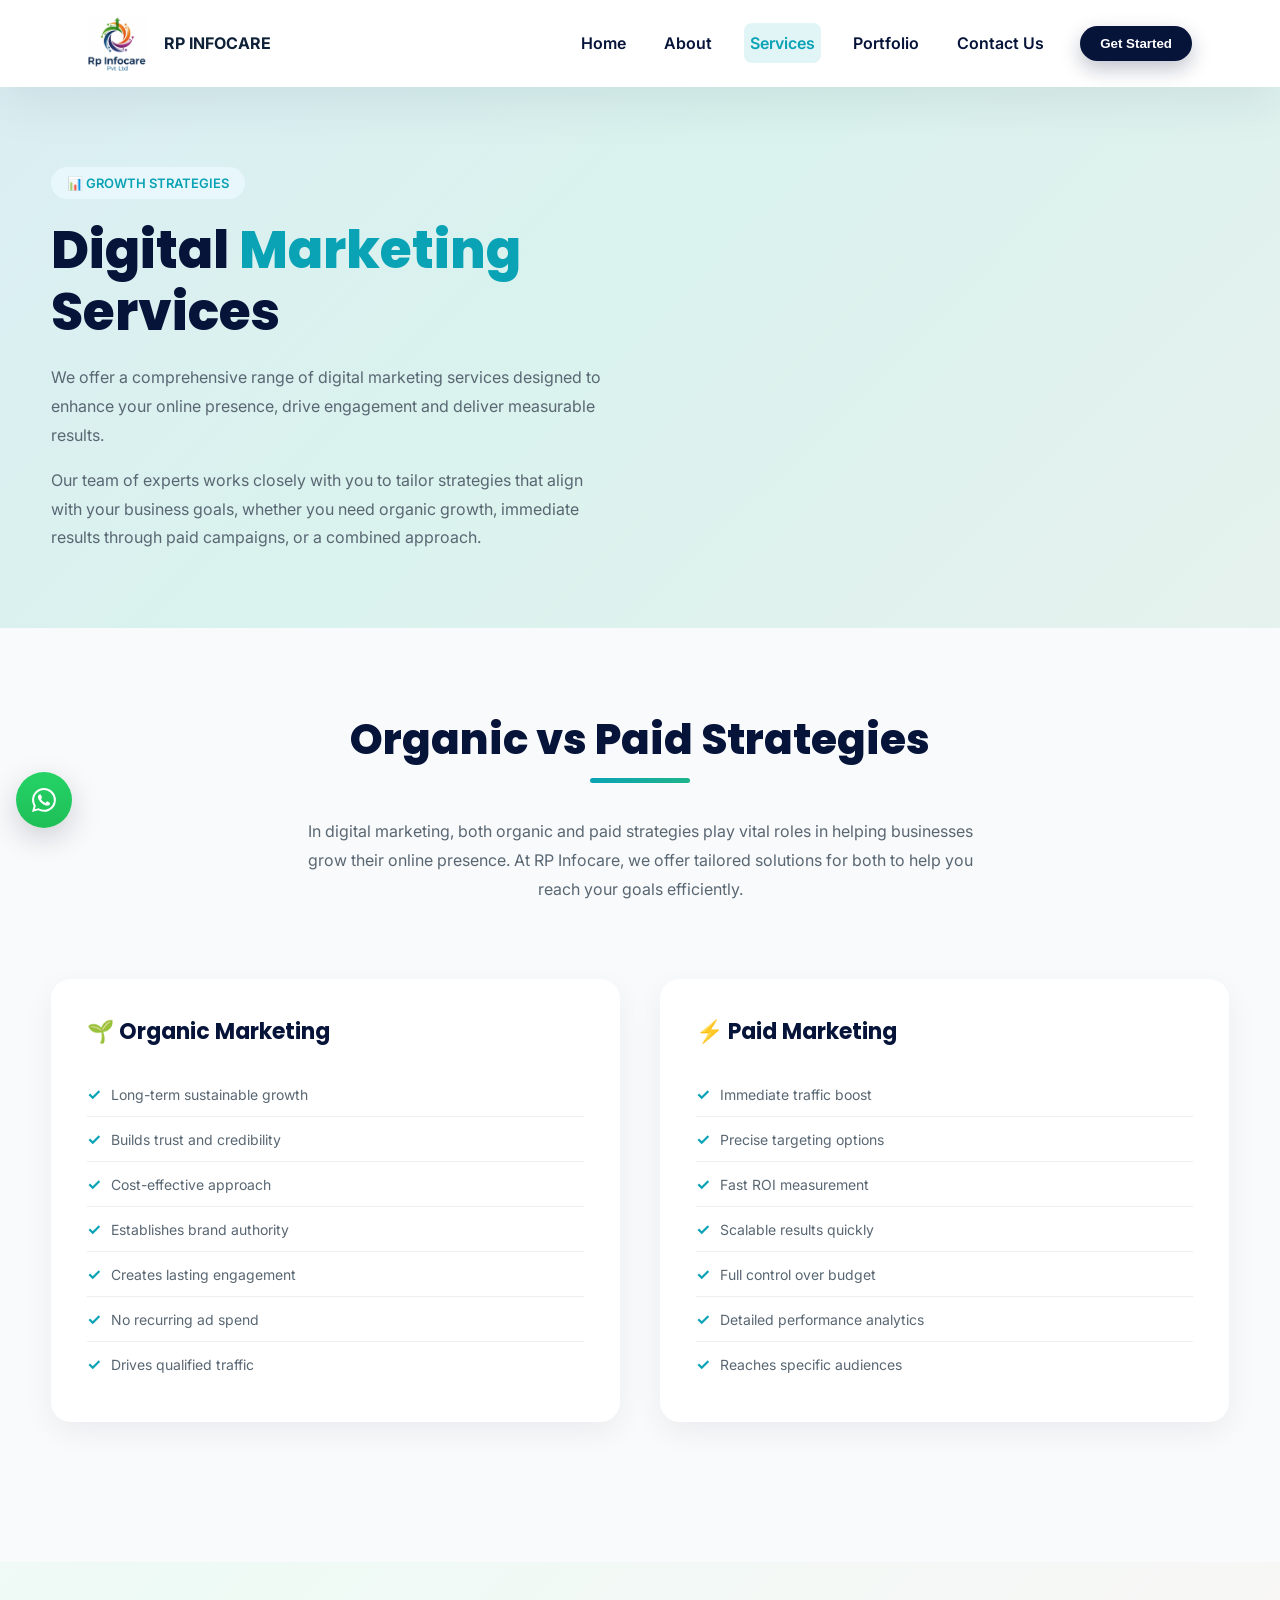
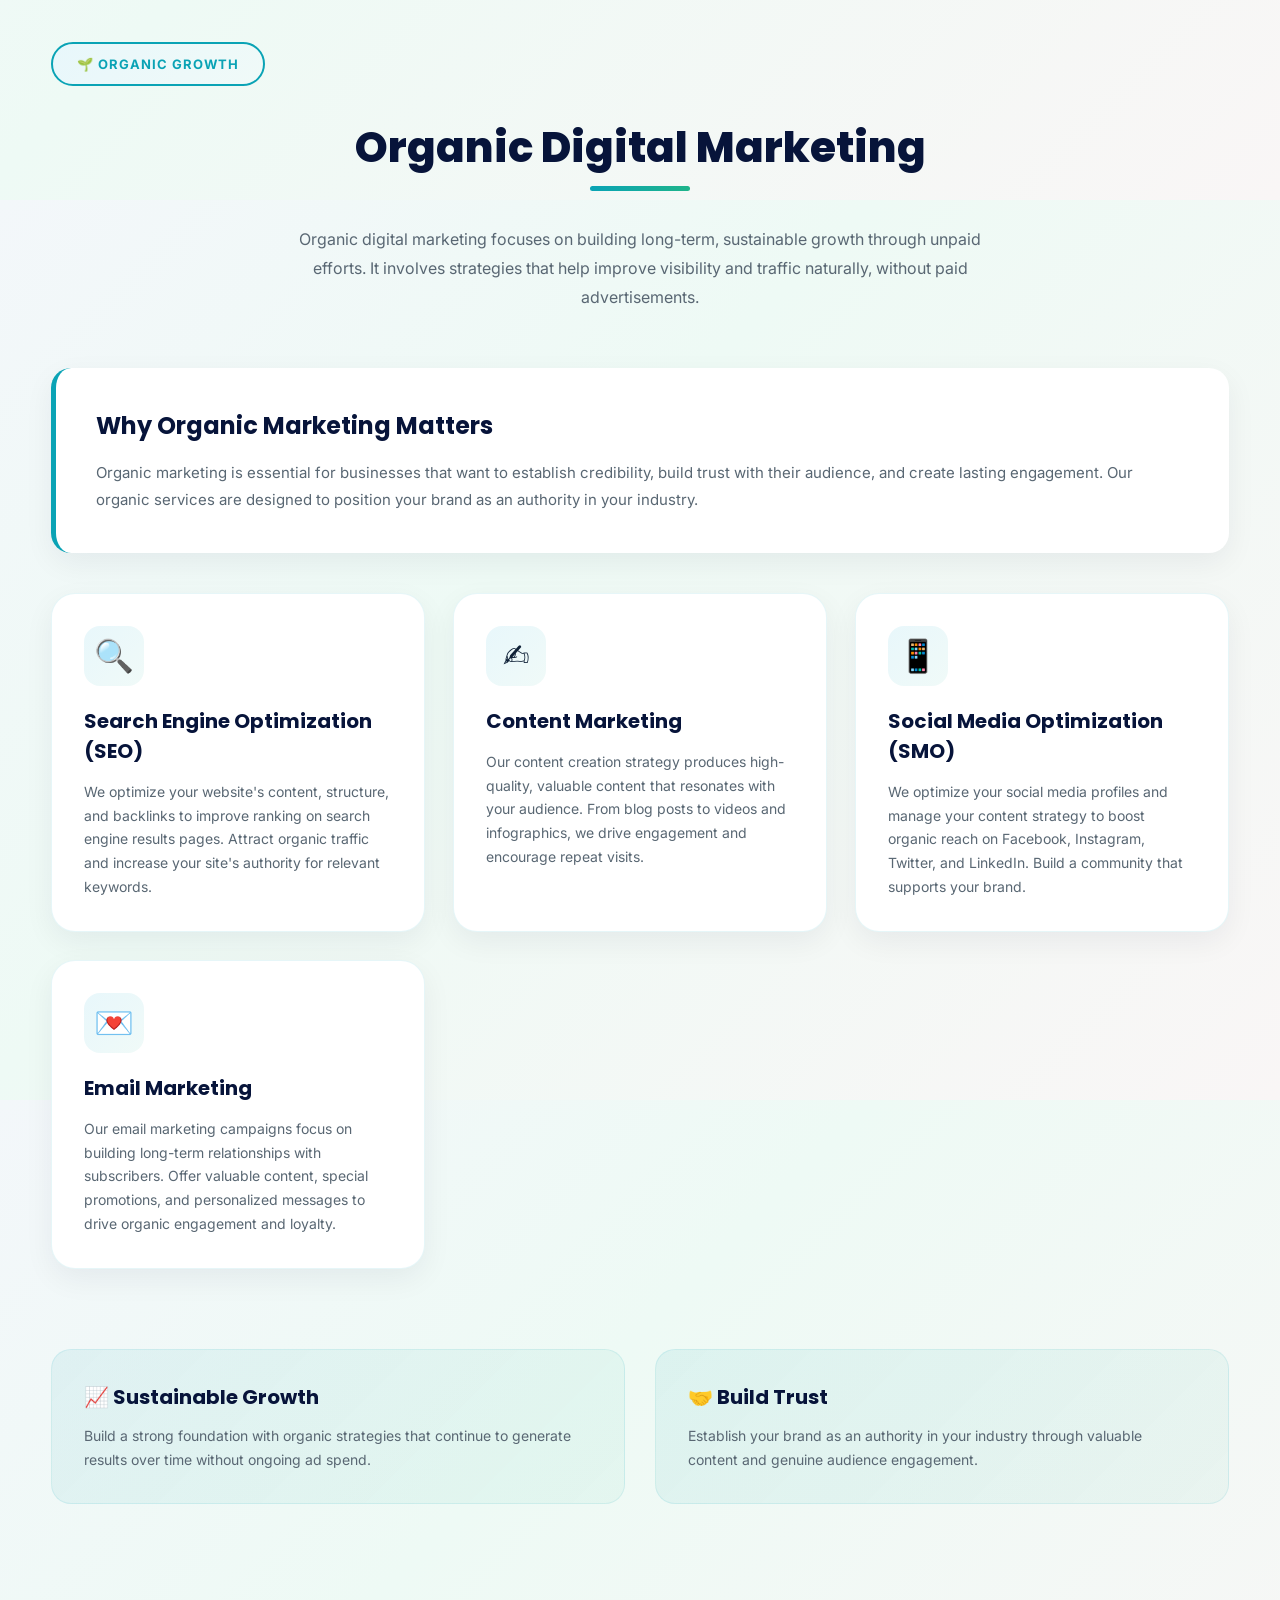
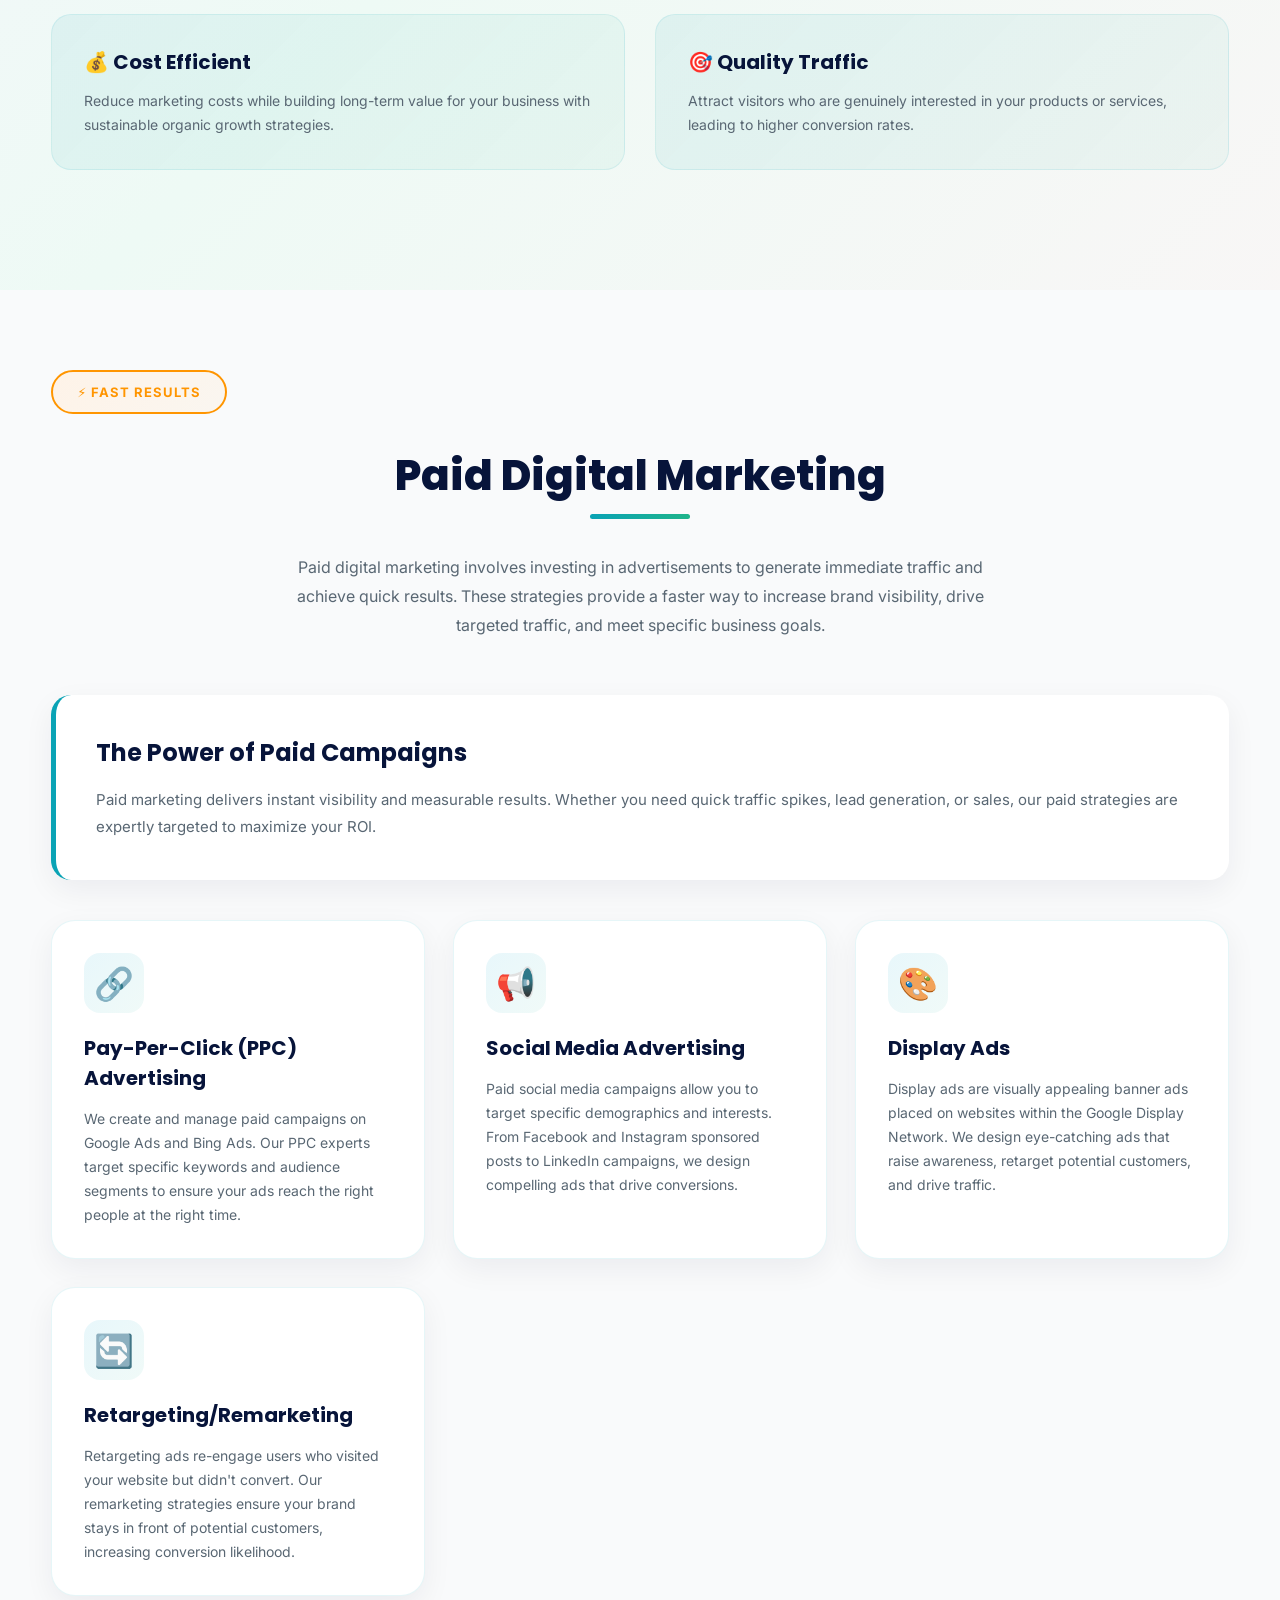
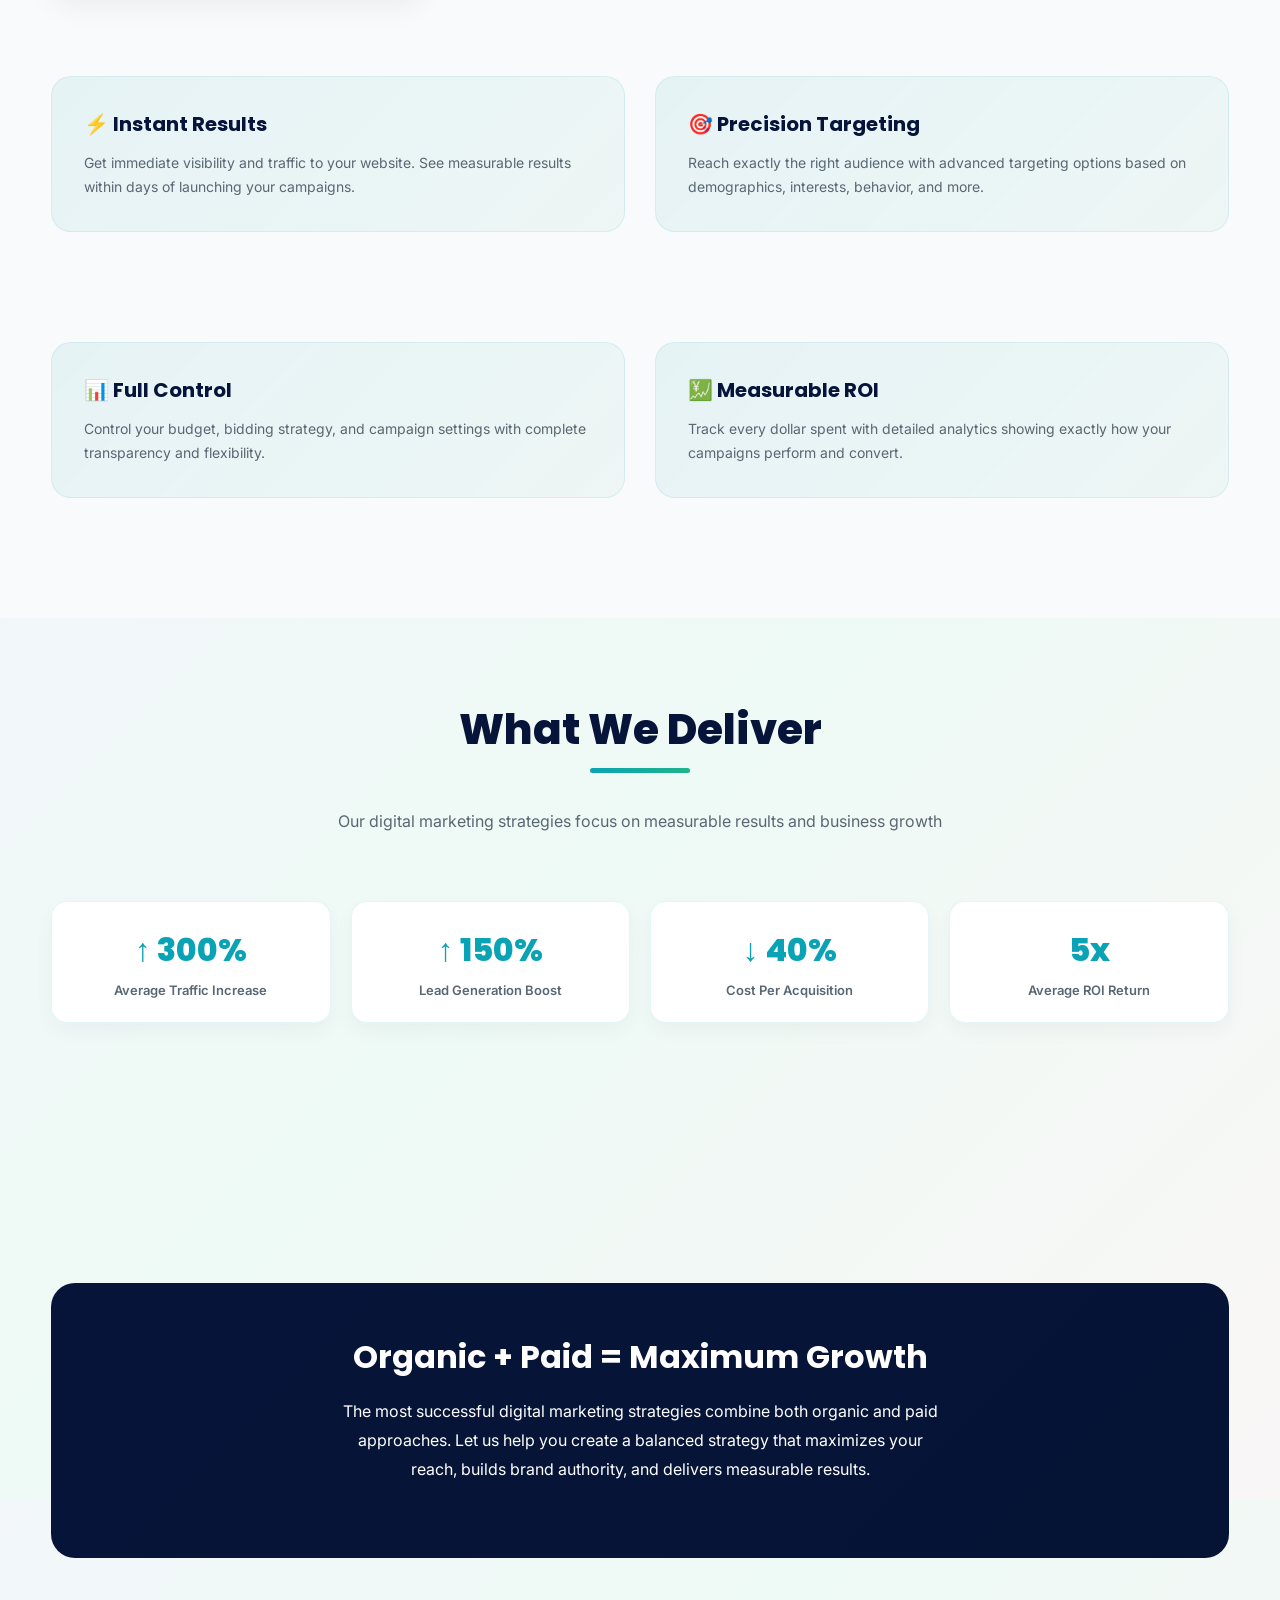
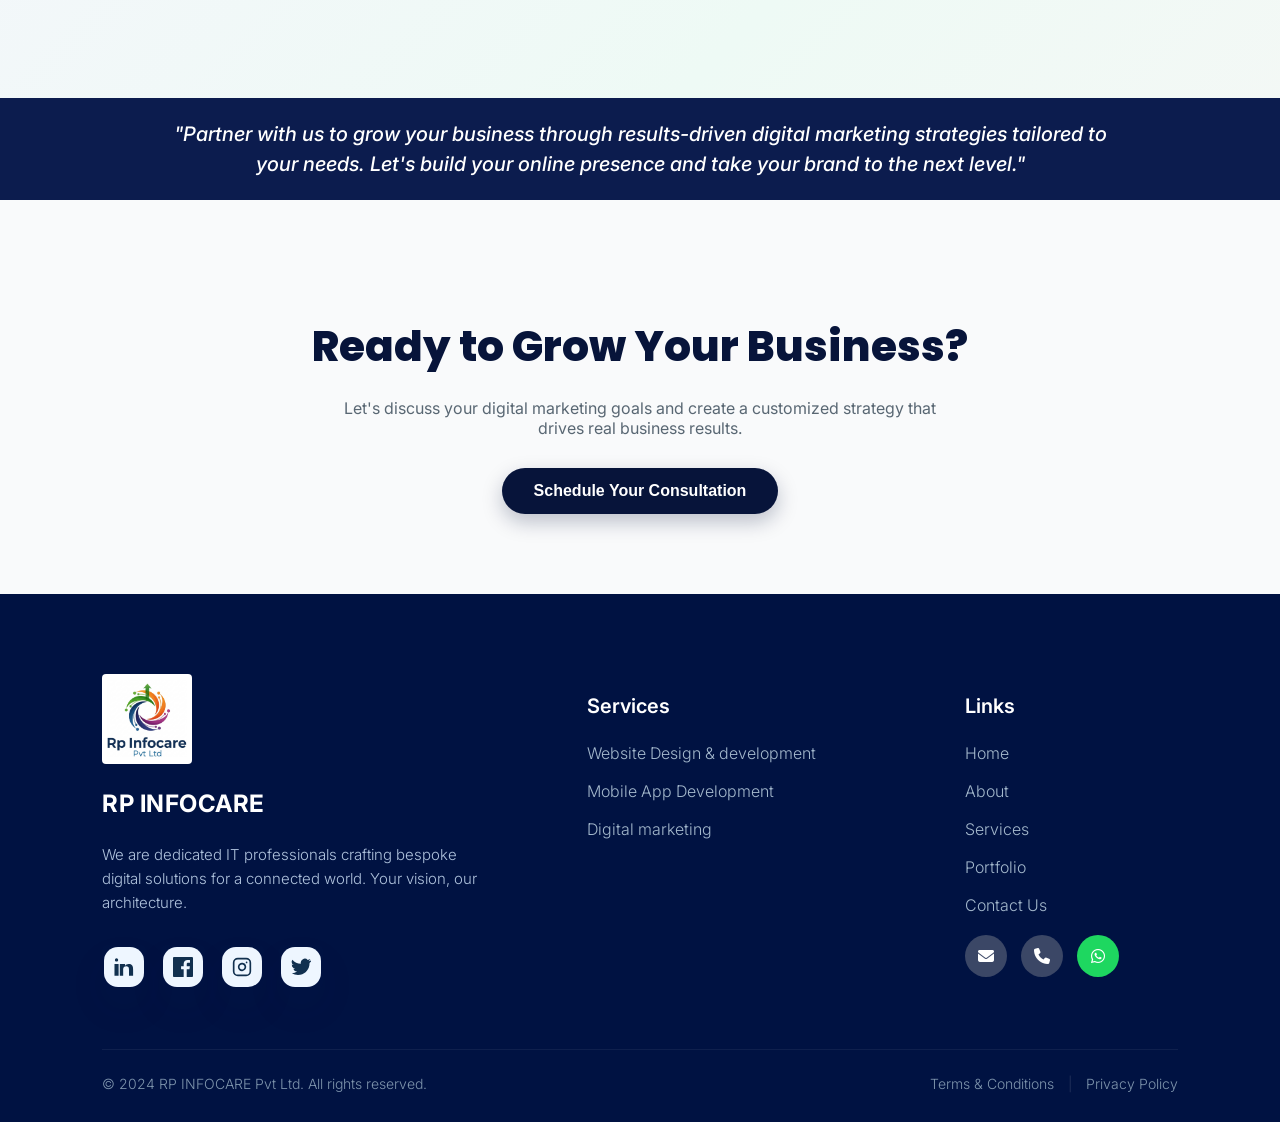
<file: digital-marketing.html>
<!doctype html>
<html lang="en">
<head>
  <meta charset="utf-8" />
  <meta name="viewport" content="width=device-width,initial-scale=1" />
  <title>Digital Marketing Services | Grow Your Business with RP Infocare</title>
  <meta name="description" content="Boost your online presence with RP Infocare’s digital marketing solutions including SEO, social media marketing, PPC, and content marketing designed for measurable results.Would you like help with keywords or further SEO optimization ?">
  <link rel="icon" href="assets/rpinfocare-logo.png" type="image/png">
    <link rel="apple-touch-icon" href="assets/rpinfocare-logo.png">
    <link rel="canonical" href="https://www.rpinfocare.com/digital-marketing.html">
    <meta property="og:site_name" content="RP Infocare">
    <meta property="og:title" content="RP Infocare | Expert IT Solutions & Technology Services">
    <meta property="og:description" content="Welcome to RP Infocare, your trusted partner for innovative IT solutions, website development, mobile apps, and digital marketing services designed to grow your business.">
    <meta property="og:image" content="https://www.rpinfocare.com/rpinfocare-logo.png">
    <meta property="og:url" content="https://www.rpinfocare.com/digital-marketing.html">
    <meta name="twitter:card" content="summary_large_image">
    <meta name="twitter:image" content="https://www.rpinfocare.com/rpinfocare-logo.png">
    <script type="application/ld+json">
      {
        "@context": "https://schema.org",
        "@type": "Organization",
        "name": "RP Infocare",
        "url": "https://www.rpinfocare.com/",
        "logo": "https://www.rpinfocare.com/rpinfocare-logo.png",
        "sameAs": [
          "https://www.instagram.com/rpinfocare/"
        ]
      }
    </script>
  <link href="https://fonts.googleapis.com/css2?family=Poppins:wght@300;400;600;700;800&family=Inter:wght@300;400;600&display=swap" rel="stylesheet">
  <link rel="stylesheet" href="css/styles.css">
  <style>
    .digital-marketing-hero {
      padding: 80px 0 60px;
      background: linear-gradient(135deg, rgba(10, 163, 181, 0.1) 0%, rgba(31, 180, 138, 0.08) 100%);
    }

    .digital-marketing-hero-content {
      display: grid;
      grid-template-columns: 1fr 1fr;
      gap: 50px;
      align-items: center;
    }

    .digital-marketing-hero-copy h1 {
      font-family: 'Poppins', sans-serif;
      font-size: 52px;
      font-weight: 800;
      color: var(--navy);
      margin: 0 0 20px;
      line-height: 1.2;
    }

    .digital-marketing-hero-copy .highlight {
      color: var(--accent);
    }

    .digital-marketing-hero-copy p {
      font-size: 16px;
      color: #596773;
      line-height: 1.8;
      margin-bottom: 16px;
    }

    .digital-marketing-hero-image {
      background: linear-gradient(135deg, #ffffff 0%, #f0f9fb 100%);
      border-radius: 24px;
      padding: 40px;
      display: flex;
      align-items: center;
      justify-content: center;
      min-height: 400px;
      box-shadow: 0 30px 60px rgba(10, 163, 181, 0.12);
      text-align: center;
      color: #0aa3b5;
    }
    .hero-animation {
        order: 2;
        width: 100%;
    }
    .hero-animation video {
        width: 100%;
        height: auto;
        max-width: 100%;
    }
    .services-grid {
      display: grid;
      grid-template-columns: repeat(3, 1fr);
      gap: 28px;
      margin: 40px 0;
    }

    .service-card {
      background: #fff;
      border-radius: 24px;
      padding: 32px;
      box-shadow: 0 10px 30px rgba(7, 20, 58, 0.06);
      transition: all 0.3s ease;
      border: 1px solid rgba(10, 163, 181, 0.1);
    }

    .service-card:hover {
      transform: translateY(-8px);
      box-shadow: 0 20px 50px rgba(10, 163, 181, 0.15);
      border-color: var(--accent);
    }

    .service-card-icon {
      width: 60px;
      height: 60px;
      border-radius: 16px;
      background: linear-gradient(135deg, #e8f7fb, #f0faf8);
      display: flex;
      align-items: center;
      justify-content: center;
      font-size: 32px;
      margin-bottom: 20px;
    }

    .service-card h3 {
      font-family: 'Poppins', sans-serif;
      font-size: 20px;
      font-weight: 700;
      color: var(--navy);
      margin: 0 0 14px;
    }

    .service-card p {
      color: #596773;
      line-height: 1.7;
      margin: 0;
      font-size: 14px;
    }

    .section-header {
      display: flex;
      flex-direction: column;
      align-items: center;
      text-align: center;
      margin-bottom: 50px;
    }

    .section-header h2 {
      font-family: 'Poppins', sans-serif;
      font-size: 42px;
      font-weight: 800;
      color: var(--navy);
      margin: 0 0 16px;
      position: relative;
      display: inline-block;
    }

    .section-header h2::after {
      content: '';
      position: absolute;
      bottom: -12px;
      left: 50%;
      transform: translateX(-50%);
      width: 100px;
      height: 5px;
      background: linear-gradient(90deg, var(--accent), var(--accent-2));
      border-radius: 4px;
    }

    .section-header p {
      color: #596773;
      font-size: 16px;
      max-width: 700px;
      line-height: 1.8;
      margin-top: 30px;
    }

    .marketing-section {
      padding: 80px 0;
    }

    .marketing-section:nth-child(even) {
      background: #f9fafb;
    }

    .organic-badge {
      display: inline-block;
      background: linear-gradient(135deg, #e8f7fb, #f0faf8);
      border: 2px solid var(--accent);
      color: var(--accent);
      padding: 12px 24px;
      border-radius: 24px;
      font-weight: 700;
      font-size: 13px;
      margin-bottom: 30px;
      text-transform: uppercase;
      letter-spacing: 1px;
    }

    .paid-badge {
      display: inline-block;
      background: linear-gradient(135deg, #fef3e8, #faf6f0);
      border: 2px solid #ff9500;
      color: #ff9500;
      padding: 12px 24px;
      border-radius: 24px;
      font-weight: 700;
      font-size: 13px;
      margin-bottom: 30px;
      text-transform: uppercase;
      letter-spacing: 1px;
    }

    .strategy-intro {
      background: #fff;
      border-radius: 20px;
      padding: 40px;
      margin-bottom: 40px;
      box-shadow: 0 10px 30px rgba(7, 20, 58, 0.06);
      border-left: 5px solid var(--accent);
    }

    .strategy-intro h3 {
      font-family: 'Poppins', sans-serif;
      font-size: 24px;
      font-weight: 700;
      color: var(--navy);
      margin: 0 0 16px;
    }

    .strategy-intro p {
      color: #596773;
      line-height: 1.8;
      margin: 0;
      font-size: 15px;
    }

    .comparison-grid {
      display: grid;
      grid-template-columns: 1fr 1fr;
      gap: 40px;
      margin: 60px 0;
      align-items: start;
    }

    .comparison-card {
      background: #fff;
      border-radius: 20px;
      padding: 36px;
      box-shadow: 0 10px 30px rgba(7, 20, 58, 0.06);
    }

    .comparison-card h4 {
      font-family: 'Poppins', sans-serif;
      font-size: 22px;
      font-weight: 700;
      color: var(--navy);
      margin: 0 0 24px;
      display: flex;
      align-items: center;
      gap: 12px;
    }

    .comparison-card .benefit-list {
      list-style: none;
      padding: 0;
      margin: 0;
    }

    .comparison-card .benefit-list li {
      padding: 12px 0;
      color: #596773;
      border-bottom: 1px solid #eee;
      font-size: 14px;
      display: flex;
      align-items: center;
      gap: 10px;
    }

    .comparison-card .benefit-list li:last-child {
      border-bottom: none;
    }

    .comparison-card .benefit-list li::before {
      content: '✓';
      color: var(--accent);
      font-weight: 700;
      font-size: 16px;
      flex-shrink: 0;
    }

    .feature-highlight {
      background: linear-gradient(135deg, rgba(10, 163, 181, 0.08) 0%, rgba(31, 180, 138, 0.05) 100%);
      border-radius: 20px;
      padding: 32px;
      margin: 40px 0;
      border: 1px solid rgba(10, 163, 181, 0.1);
    }

    .feature-highlight h4 {
      font-family: 'Poppins', sans-serif;
      font-size: 20px;
      font-weight: 700;
      color: var(--navy);
      margin: 0 0 12px;
    }

    .feature-highlight p {
      color: #596773;
      line-height: 1.7;
      margin: 0;
      font-size: 14px;
    }

    .cta-comparison {
      background: linear-gradient(135deg, var(--navy) 0%, #051435 100%);
      border-radius: 24px;
      padding: 50px;
      text-align: center;
      color: #fff;
      margin: 60px 0;
    }

    .cta-comparison h3 {
      font-family: 'Poppins', sans-serif;
      font-size: 32px;
      font-weight: 700;
      margin: 0 0 16px;
    }

    .cta-comparison p {
      font-size: 16px;
      line-height: 1.8;
      margin: 0 0 24px;
      max-width: 600px;
      margin-left: auto;
      margin-right: auto;
    }

    .cta-comparison .btn {
      background: var(--accent);
      color: var(--navy);
      padding: 14px 32px;
      border-radius: 24px;
      border: none;
      font-weight: 700;
      cursor: pointer;
      transition: all 0.3s ease;
      display: inline-block;
      text-decoration: none;
      font-size: 15px;
    }

    .cta-comparison .btn:hover {
      background: var(--accent-2);
      transform: translateY(-2px);
      box-shadow: 0 10px 25px rgba(10, 163, 181, 0.2);
    }

    .metric-cards {
      display: grid;
      grid-template-columns: repeat(4, 1fr);
      gap: 20px;
      margin: 40px 0;
    }

    .metric-card {
      background: #fff;
      border-radius: 16px;
      padding: 24px;
      text-align: center;
      box-shadow: 0 8px 20px rgba(7, 20, 58, 0.04);
      border: 1px solid rgba(10, 163, 181, 0.1);
    }

    .metric-card .number {
      font-family: 'Poppins', sans-serif;
      font-size: 32px;
      font-weight: 800;
      color: var(--accent);
      margin-bottom: 8px;
    }

    .metric-card .label {
      color: #596773;
      font-size: 13px;
      font-weight: 600;
    }

    @media (max-width: 1024px) {
      .services-grid {
        grid-template-columns: 1fr 1fr;
      }

      .digital-marketing-hero-content {
        grid-template-columns: 1fr;
      }

      .comparison-grid {
        grid-template-columns: 1fr;
      }

      .metric-cards {
        grid-template-columns: repeat(2, 1fr);
      }
    }

    @media (max-width: 768px) {
      .digital-marketing-hero-copy h1 {
        font-size: 36px;
      }

      .services-grid {
        grid-template-columns: 1fr;
      }

      .section-header h2 {
        font-size: 32px;
      }

      .digital-marketing-hero {
        padding: 60px 0 40px;
      }

      .metric-cards {
        grid-template-columns: 1fr;
      }

      .cta-comparison {
        padding: 30px;
      }
    }
  </style>
</head>
<body>
  <header class="site-header">
    <div class="container nav-row">
      <a class="brand" href="index.html">
        <img src="assets/rpinfocare-logo.png" alt="RP InfoCare logo">
      </a>
      <h4>RP INFOCARE</h4>
      <nav class="main-nav" id="mainNav">
        <ul>
          <li><a href="index.html">Home</a></li>
          <li><a href="about.html">About</a></li>
          <li><a class="active" href="services.html">Services</a></li>
          <li><a href="portfolio.html">Portfolio</a></li>
          <li><a href="contact.html">Contact Us</a></li>
        </ul>
      </nav>
      <button class="cta enquire">Get Started</button>
      <button class="nav-toggle" id="navToggle" aria-label="Toggle navigation">☰</button>
    </div>
  </header>

  <div id="enquiryPopup" class="popup-overlay">
    <div class="popup-form">
      <span class="close-btn">&times;</span>
      <h2>Enquiry/Consult Form</h2>
      <form action="https://api.web3forms.com/submit" method="POST">
        <input type="hidden" name="access_key" value="d3450d68-0a4b-4a4b-9056-514d453a97d4">
        <input type="hidden" name="subject" value="New Digital Marketing Enquiry">
        <input type="text" name="name" placeholder="Full Name" required>
        <input type="tel" name="phone" placeholder="Phone Number" required>
        <input type="email" name="email" placeholder="Email Address" required>
        <textarea name="description" rows="5" placeholder="Tell us about your marketing goals..." required></textarea>
        <button type="submit" class="submit-btn">Submit Enquiry</button>
      </form>
    </div>
  </div>

  <script>
    // Mobile Navigation Toggle
    const navToggle = document.getElementById('navToggle');
    const mainNav = document.getElementById('mainNav');

    navToggle.addEventListener('click', function(){
        mainNav.classList.toggle('active');
    });

    // Close menu when link is clicked
    const navLinks = mainNav.querySelectorAll('a');
    navLinks.forEach(link => {
        link.addEventListener('click', function(){
            mainNav.classList.remove('active');
        });
    });

    // Enquiry Form Popup
    const enquiryBtn = document.querySelector('.enquire');
    const popup = document.getElementById('enquiryPopup');
    const closeBtn = document.querySelector('.close-btn');

    enquiryBtn.addEventListener('click', function(){
        popup.style.display = 'flex';
    });

    closeBtn.addEventListener('click', function(){
        popup.style.display = 'none';
    });

    window.addEventListener('click', function(e){
        if(e.target === popup){
            popup.style.display = 'none';
        }
    });
  </script>

  <main>
    <!-- Hero Section -->
    <section class="digital-marketing-hero">
      <div class="container">
        <div class="digital-marketing-hero-content">
          <div class="digital-marketing-hero-copy">
            <span style="display: inline-block; background: #e8f7fb; color: var(--accent); padding: 8px 16px; border-radius: 20px; font-weight: 600; font-size: 13px; margin-bottom: 20px;">
              📊 GROWTH STRATEGIES
            </span>
            <h1>Digital <span class="highlight">Marketing</span> Services</h1>
            <p>We offer a comprehensive range of digital marketing services designed to enhance your online presence, drive engagement and deliver measurable results.</p>
            <p>Our team of experts works closely with you to tailor strategies that align with your business goals, whether you need organic growth, immediate results through paid campaigns, or a combined approach.</p>
          </div>
          <div class="hero-animation">
           <video autoplay muted loop playsinline>
        <source src="assets/D1.mp4" type="video/mp4">
    </video>
          </div>
        </div>
      </div>
    </section>

    <!-- Strategy Overview -->
    <section class="marketing-section">
      <div class="container">
        <div class="section-header">
          <h2>Organic vs Paid Strategies</h2>
          <p>In digital marketing, both organic and paid strategies play vital roles in helping businesses grow their online presence. At RP Infocare, we offer tailored solutions for both to help you reach your goals efficiently.</p>
        </div>

        <div class="comparison-grid">
          <div class="comparison-card">
            <h4>🌱 Organic Marketing</h4>
            <ul class="benefit-list">
              <li>Long-term sustainable growth</li>
              <li>Builds trust and credibility</li>
              <li>Cost-effective approach</li>
              <li>Establishes brand authority</li>
              <li>Creates lasting engagement</li>
              <li>No recurring ad spend</li>
              <li>Drives qualified traffic</li>
            </ul>
          </div>

          <div class="comparison-card">
            <h4>⚡ Paid Marketing</h4>
            <ul class="benefit-list">
              <li>Immediate traffic boost</li>
              <li>Precise targeting options</li>
              <li>Fast ROI measurement</li>
              <li>Scalable results quickly</li>
              <li>Full control over budget</li>
              <li>Detailed performance analytics</li>
              <li>Reaches specific audiences</li>
            </ul>
          </div>
        </div>
      </div>
    </section>

    <!-- Organic Digital Marketing Services -->
    <section class="marketing-section">
      <div class="container">
        <span class="organic-badge">🌱 Organic Growth</span>
        <div class="section-header" style="margin-bottom: 40px;">
          <h2>Organic Digital Marketing</h2>
          <p>Organic digital marketing focuses on building long-term, sustainable growth through unpaid efforts. It involves strategies that help improve visibility and traffic naturally, without paid advertisements.</p>
        </div>

        <div class="strategy-intro">
          <h3>Why Organic Marketing Matters</h3>
          <p>Organic marketing is essential for businesses that want to establish credibility, build trust with their audience, and create lasting engagement. Our organic services are designed to position your brand as an authority in your industry.</p>
        </div>

        <div class="services-grid">
          <div class="service-card">
            <div class="service-card-icon">🔍</div>
            <h3>Search Engine Optimization (SEO)</h3>
            <p>We optimize your website's content, structure, and backlinks to improve ranking on search engine results pages. Attract organic traffic and increase your site's authority for relevant keywords.</p>
          </div>

          <div class="service-card">
            <div class="service-card-icon">✍️</div>
            <h3>Content Marketing</h3>
            <p>Our content creation strategy produces high-quality, valuable content that resonates with your audience. From blog posts to videos and infographics, we drive engagement and encourage repeat visits.</p>
          </div>

          <div class="service-card">
            <div class="service-card-icon">📱</div>
            <h3>Social Media Optimization (SMO)</h3>
            <p>We optimize your social media profiles and manage your content strategy to boost organic reach on Facebook, Instagram, Twitter, and LinkedIn. Build a community that supports your brand.</p>
          </div>

          <div class="service-card">
            <div class="service-card-icon">💌</div>
            <h3>Email Marketing</h3>
            <p>Our email marketing campaigns focus on building long-term relationships with subscribers. Offer valuable content, special promotions, and personalized messages to drive organic engagement and loyalty.</p>
          </div>
        </div>

        <div style="display: grid; grid-template-columns: 1fr 1fr; gap: 30px; margin-top: 40px;">
          <div class="feature-highlight">
            <h4>📈 Sustainable Growth</h4>
            <p>Build a strong foundation with organic strategies that continue to generate results over time without ongoing ad spend.</p>
          </div>
          <div class="feature-highlight">
            <h4>🤝 Build Trust</h4>
            <p>Establish your brand as an authority in your industry through valuable content and genuine audience engagement.</p>
          </div>
          <div class="feature-highlight">
            <h4>💰 Cost Efficient</h4>
            <p>Reduce marketing costs while building long-term value for your business with sustainable organic growth strategies.</p>
          </div>
          <div class="feature-highlight">
            <h4>🎯 Quality Traffic</h4>
            <p>Attract visitors who are genuinely interested in your products or services, leading to higher conversion rates.</p>
          </div>
        </div>
      </div>
    </section>

    <!-- Paid Digital Marketing Services -->
    <section class="marketing-section">
      <div class="container">
        <span class="paid-badge">⚡ Fast Results</span>
        <div class="section-header" style="margin-bottom: 40px;">
          <h2>Paid Digital Marketing</h2>
          <p>Paid digital marketing involves investing in advertisements to generate immediate traffic and achieve quick results. These strategies provide a faster way to increase brand visibility, drive targeted traffic, and meet specific business goals.</p>
        </div>

        <div class="strategy-intro">
          <h3>The Power of Paid Campaigns</h3>
          <p>Paid marketing delivers instant visibility and measurable results. Whether you need quick traffic spikes, lead generation, or sales, our paid strategies are expertly targeted to maximize your ROI.</p>
        </div>

        <div class="services-grid">
          <div class="service-card">
            <div class="service-card-icon">🔗</div>
            <h3>Pay-Per-Click (PPC) Advertising</h3>
            <p>We create and manage paid campaigns on Google Ads and Bing Ads. Our PPC experts target specific keywords and audience segments to ensure your ads reach the right people at the right time.</p>
          </div>

          <div class="service-card">
            <div class="service-card-icon">📢</div>
            <h3>Social Media Advertising</h3>
            <p>Paid social media campaigns allow you to target specific demographics and interests. From Facebook and Instagram sponsored posts to LinkedIn campaigns, we design compelling ads that drive conversions.</p>
          </div>

          <div class="service-card">
            <div class="service-card-icon">🎨</div>
            <h3>Display Ads</h3>
            <p>Display ads are visually appealing banner ads placed on websites within the Google Display Network. We design eye-catching ads that raise awareness, retarget potential customers, and drive traffic.</p>
          </div>

          <div class="service-card">
            <div class="service-card-icon">🔄</div>
            <h3>Retargeting/Remarketing</h3>
            <p>Retargeting ads re-engage users who visited your website but didn't convert. Our remarketing strategies ensure your brand stays in front of potential customers, increasing conversion likelihood.</p>
          </div>
        </div>

        <div style="display: grid; grid-template-columns: 1fr 1fr; gap: 30px; margin-top: 40px;">
          <div class="feature-highlight">
            <h4>⚡ Instant Results</h4>
            <p>Get immediate visibility and traffic to your website. See measurable results within days of launching your campaigns.</p>
          </div>
          <div class="feature-highlight">
            <h4>🎯 Precision Targeting</h4>
            <p>Reach exactly the right audience with advanced targeting options based on demographics, interests, behavior, and more.</p>
          </div>
          <div class="feature-highlight">
            <h4>📊 Full Control</h4>
            <p>Control your budget, bidding strategy, and campaign settings with complete transparency and flexibility.</p>
          </div>
          <div class="feature-highlight">
            <h4>💹 Measurable ROI</h4>
            <p>Track every dollar spent with detailed analytics showing exactly how your campaigns perform and convert.</p>
          </div>
        </div>
      </div>
    </section>

    <!-- Key Metrics Section -->
    <section class="marketing-section">
      <div class="container">
        <div class="section-header">
          <h2>What We Deliver</h2>
          <p>Our digital marketing strategies focus on measurable results and business growth</p>
        </div>

        <div class="metric-cards">
          <div class="metric-card">
            <div class="number">↑ 300%</div>
            <div class="label">Average Traffic Increase</div>
          </div>
          <div class="metric-card">
            <div class="number">↑ 150%</div>
            <div class="label">Lead Generation Boost</div>
          </div>
          <div class="metric-card">
            <div class="number">↓ 40%</div>
            <div class="label">Cost Per Acquisition</div>
          </div>
          <div class="metric-card">
            <div class="number">5x</div>
            <div class="label">Average ROI Return</div>
          </div>
        </div>
      </div>
    </section>

    <!-- Strategy Selection CTA -->
    <section style="padding: 80px 0;">
      <div class="container">
        <div class="cta-comparison">
          <h3>Organic + Paid = Maximum Growth</h3>
          <p>The most successful digital marketing strategies combine both organic and paid approaches. Let us help you create a balanced strategy that maximizes your reach, builds brand authority, and delivers measurable results.</p>
          
        </div>
      </div>
    </section>

    <!-- CTA Section -->
    <section class="quote-banner">
      <div class="quote-content">
        <p>"Partner with us to grow your business through results-driven digital marketing strategies tailored to your needs. Let's build your online presence and take your brand to the next level."</p>
      </div>
    </section>

    <!-- Footer CTA -->
    <section style="padding: 80px 0; text-align: center; background: #f9fafb;">
      <div class="container">
        <h2 style="font-family: 'Poppins', sans-serif; font-size: 42px; font-weight: 800; color: var(--navy); margin-bottom: 20px;">Ready to Grow Your Business?</h2>
        <p style="color: #596773; font-size: 16px; margin-bottom: 30px; max-width: 600px; margin-left: auto; margin-right: auto;">Let's discuss your digital marketing goals and create a customized strategy that drives real business results.</p>
        <button class="cta enquire" style="font-size: 16px; padding: 14px 32px; margin: 0;">
          Schedule Your  Consultation
        </button>
      </div>
      <script>
document.addEventListener("DOMContentLoaded", function() {

    const popup = document.getElementById("enquiryPopup");

    document.querySelectorAll(".enquire").forEach(btn => {
        btn.addEventListener("click", function(e) {
            e.preventDefault();
            popup.style.display = "flex";
        });
    });

    document.querySelector(".close-btn").addEventListener("click", function() {
        popup.style.display = "none";
    });

    popup.addEventListener("click", function(e) {
        if (e.target === popup) {
            popup.style.display = "none";
        }
    });

});
</script>  
    </section>
  </main>
<footer>
    <link rel="preconnect" href="https://fonts.googleapis.com">
  <link rel="preconnect" href="https://fonts.gstatic.com" crossorigin>
  <link href="https://fonts.googleapis.com/css2?family=Inter:wght@400;500;600;700&display=swap" rel="stylesheet">
  <link rel="stylesheet" href="https://cdnjs.cloudflare.com/ajax/libs/font-awesome/6.4.0/css/all.min.css">
  
  <section class="rp-footer-section">
    <div class="footer-container">
        
        <div class="footer-brand">
            <div class="logo-container">
                <img src="assets/rpinfocare-logo.png" alt="RP Infocare Logo" onerror="this.src='https://via.placeholder.com/80x80?text=Logo'">
            </div>
            <h2>RP INFOCARE</h2>
            <p>We are dedicated IT professionals crafting bespoke digital solutions for a connected world. Your vision, our architecture.</p>
            <div class="social-icons">
                <a class="social-link" href="https://www.linkedin.com/company/rp-infocare-pvt-ltd/?viewAsMember=true" target="_blank" rel="noopener noreferrer"><span class="social-icon"><svg viewBox="0 0 24 24" fill="currentColor" xmlns="http://www.w3.org/2000/svg"><path d="M4.98 3.5C4.98 4.6 4.12 5.5 3.05 5.5C1.98 5.5 1.14 4.6 1.14 3.5C1.14 2.4 1.98 1.5 3.05 1.5C4.12 1.5 4.98 2.4 4.98 3.5ZM.57 8.5H5.53V22.5H.57V8.5ZM8.69 8.5H13.31V10.48H13.38C13.99 9.42 15.46 8.28 17.66 8.28C22.34 8.28 22.92 11.28 22.92 15.28V22.5H18V15.98C18 13.84 17.96 11.12 14.68 11.12C11.36 11.12 11 13.49 11 15.72V22.5H6.98V8.5H8.69Z"/></svg></span></a>
                <a class="social-link" href="https://www.facebook.com/profile.php?id=61574782379507" target="_blank" rel="noopener noreferrer"><span class="social-icon"><svg viewBox="0 0 24 24" fill="currentColor" xmlns="http://www.w3.org/2000/svg"><path d="M22.675 0H1.325C.593 0 0 .594 0 1.326V22.676C0 23.407.593 24 1.325 24H12.82V14.706H9.692V11.076H12.82V8.412C12.82 5.31 14.69 3.66 17.518 3.66C18.86 3.66 20.052 3.756 20.385 3.797V7.03L18.302 7.031C16.787 7.031 16.47 7.73 16.47 8.75V11.076H20.268L19.777 14.706H16.47V24H22.675C23.407 24 24 23.407 24 22.675V1.326C24 .594 23.407 0 22.675 0Z"/></svg></span></a>
                <a class="social-link" href="https://www.instagram.com/rpinfocare/" target="_blank" rel="noopener noreferrer"><span class="social-icon"><svg viewBox="0 0 24 24" fill="none" stroke="currentColor" stroke-width="2" stroke-linecap="round" stroke-linejoin="round" xmlns="http://www.w3.org/2000/svg"><rect x="2" y="2" width="20" height="20" rx="5" ry="5"/><path d="M16 11.37A4 4 0 1 1 12.63 8 4 4 0 0 1 16 11.37z"/><line x1="17.5" y1="6.5" x2="17.51" y2="6.5"/></svg></span></a>
                <a class="social-link" href="https://x.com/rpinfoc?t=xRs2gh7v-P8qqdaFq-ifGQ&s=09" target="_blank" rel="noopener noreferrer"><span class="social-icon"><svg viewBox="0 0 24 24" fill="currentColor" xmlns="http://www.w3.org/2000/svg"><path d="M23.77 4.33c-.86.37-1.78.62-2.74.74a4.87 4.87 0 0 0 2.14-2.69 9.71 9.71 0 0 1-3.08 1.18 4.86 4.86 0 0 0-8.28 4.42A13.78 13.78 0 0 1 1.64 3.16 4.86 4.86 0 0 0 3.18 9.7a4.82 4.82 0 0 1-2.2-.61v.06a4.86 4.86 0 0 0 3.9 4.76 4.88 4.88 0 0 1-2.19.08 4.86 4.86 0 0 0 4.54 3.37A9.74 9.74 0 0 1 .96 19.43a13.74 13.74 0 0 0 7.45 2.18c8.94 0 13.83-7.41 13.83-13.83 0-.21 0-.42-.01-.63a9.86 9.86 0 0 0 2.41-2.52z"/></svg></span></a>
            </div>
        </div>

        <div class="footer-links">
            <h3>Services</h3>
            <ul>
                <li><a href="web-design.html">Website Design & development</a></li>
                <li><a href="mobile-app-development.html">Mobile App Development</a></li>
                <li><a href="digital-marketing.html">Digital marketing</a></li>
            </ul>
        </div>

        <div class="footer-links">
            <h3>Links</h3>
            <ul>
                <li><a href="index.html">Home</a></li>
                <li><a href="about.html">About</a></li>
                <li><a href="services.html">Services</a></li>
                <li><a href="portfolio.html">Portfolio</a></li>
                <li><a href="contact.html">Contact Us</a></li>
            </ul>
            <div class="social-row">
                <a href="mailto:admin@rpinfocare.com" class="icon-circle brand-gmail"><i class="fa-solid fa-envelope"></i></a>
                <a href="tel:918748005495" class="icon-circle brand-phone"><i class="fa-solid fa-phone"></i></a>
                <a href="https://wa.me/918748005495" class="icon-circle brand-whatsapp"><i class="fa-brands fa-whatsapp"></i></a>
            </div>
        </div>

    </div>

    <div class="footer-divider"></div>
    
    <div class="footer-bottom">
        <div class="copyright-text">
            &copy; 2024 RP INFOCARE Pvt Ltd. All rights reserved.
        </div>
        <div class="legal-links">
            <a href="terms.html">Terms &amp; Conditions</a>
            <span class="legal-separator">|</span>
            <a href="privacy.html">Privacy Policy</a>
        </div>
    </div>

    <div class="mobile-footer-bar" aria-label="Mobile action bar">
        <a href="#" id="enquiryBtn" class="footer-action footer-action-book" aria-label="Enquiry Now">
            <i class="fa-solid fa-calendar-days"></i>
            <span>Enquiry Now</span>
        </a>

        <div id="enquiryPopup" class="popup-overlay">
            <div class="popup-form">
                <span class="close-btn">&times;</span>
                <h2>Enquiry/Consult Form</h2>
                <form action="https://api.web3forms.com/submit" method="POST">
                    <input type="hidden" name="access_key" value="d3450d68-0a4b-4a4b-9056-514d453a97d4">
                    <input type="hidden" name="subject" value="New Website Enquiry/Consultation">

                    <input type="text" name="name" placeholder="Full Name" required>
                    <input type="tel" name="phone" placeholder="Phone Number" required>
                    <input type="email" name="email" placeholder="Email Address" required>
                    <textarea name="description" rows="5" placeholder="Describe your requirement..." required></textarea>

                    <button type="submit" class="submit-btn">Submit Enquiry</button>
                </form>
            </div>
        </div>

        <script>
        const enquiryBtn1 = document.getElementById('enquiryBtn');
        const popup1 = document.getElementById('enquiryPopup');
        const closeBtn1 = document.querySelector('.close-btn');

        enquiryBtn1.addEventListener('click', function(e) {
            e.preventDefault();
            popup1.style.display = 'flex';
        });

        closeBtn1.addEventListener('click', function() {
            popup1.style.display = 'none';
        });

        window.addEventListener('click', function(e) {
            if (e.target === popup1) {
                popup1.style.display = 'none';
            }
        });
        </script>

        <a href="tel:+918748005495" class="footer-action footer-action-call" aria-label="Call Now">
            <i class="fa-solid fa-phone"></i>
            <span>Call Now</span>
        </a>
        <a href="https://wa.me/918748005495" class="footer-action footer-action-whatsapp" aria-label="WhatsApp">
            <i class="fa-brands fa-whatsapp"></i>
            <span>WhatsApp</span>
        </a>
    </div>
  </section>
</footer>

<link rel="stylesheet" href="https://cdnjs.cloudflare.com/ajax/libs/font-awesome/6.4.0/css/all.min.css">
<link href="https://fonts.googleapis.com/css2?family=Inter:wght@300;400;600;700&display=swap" rel="stylesheet">

<style>
    .rp-footer-section {
        background-color: #001242;
        font-family: 'Inter', sans-serif;
        padding: 80px 8% 30px 8%;
        color: #b0c4de;
    }

    .rp-footer-section .footer-container {
        display: grid;
        grid-template-columns: 2fr 1.5fr 1fr;
        gap: 60px;
        max-width: 1200px;
        margin: 0 auto;
    }

    /* --- Brand Column --- */
    .rp-footer-section .logo-container {
        background-color: #ffffff;
        width: 90px;
        height: 90px;
        display: flex;
        align-items: center;
        justify-content: center;
        border-radius: 4px;
        margin-bottom: 25px;
        padding: 5px;
    }

    .rp-footer-section .logo-container img {
        max-width: 100%;
        max-height: 100%;
        object-fit: contain;
    }

    .rp-footer-section .footer-brand h2 {
        color: #ffffff;
        font-size: 24px;
        font-weight: 700;
        text-transform: uppercase;
        letter-spacing: 0.5px;
        margin-bottom: 25px;
    }

    .rp-footer-section .footer-brand p {
        font-size: 15px;
        line-height: 1.6;
        font-weight: 300;
        margin-bottom: 30px;
        max-width: 380px;
    }

    .rp-footer-section .social-icons {
        display: flex;
        gap: 15px;
    }

    /* --- Links/Services Columns --- */
    .rp-footer-section .footer-links h3 {
        color: #ffffff;
        font-size: 20px;
        font-weight: 600;
        margin-bottom: 25px;
    }

    .rp-footer-section .footer-links ul {
        list-style: none;
        padding: 0;
        margin: 0;
    }

    .rp-footer-section .footer-links ul li {
        margin-bottom: 18px;
    }

    .rp-footer-section .footer-links ul li a {
        color: #a3b8cc;
        text-decoration: none;
        font-size: 16px;
        font-weight: 300;
        transition: color 0.3s ease;
    }

    .rp-footer-section .footer-links ul li a:hover {
        color: #ffffff;
    }

    /* --- Centered Bottom Layout --- */
    .rp-footer-section .footer-divider {
        border-top: 1px solid rgba(255, 255, 255, 0.06);
        margin: 60px 0 25px 0;
    }

    .rp-footer-section .social-row {
        display: flex;
        gap: 14px;
        align-items: center;
        margin-top: 20px;
    }
    
    .rp-footer-section .icon-circle {
        width: 42px;
        height: 42px;
        border-radius: 50%;
        display: flex;
        align-items: center;
        justify-content: center;
        text-decoration: none;
        font-size: 16px;
        color: #ffffff;
        transition: transform 0.2s ease, opacity 0.2s ease;
    }

    .rp-footer-section .icon-circle:hover {
        transform: translateY(-2px);
        opacity: 0.9;
    }

    .rp-footer-section .icon-circle.brand-gmail { background-color: #3b4766; } 
    .rp-footer-section .icon-circle.brand-phone { background-color: #3b4766; } 
    .rp-footer-section .icon-circle.brand-whatsapp { background-color: #1ed760; } 

    /* New Bottom Navigation CSS Wrapper */
    .rp-footer-section .footer-bottom {
        display: flex;
        justify-content: space-between;
        align-items: center;
        flex-wrap: wrap;
        gap: 20px;
        font-size: 14px;
        font-weight: 300;
        color: #7e95ad;
    }

    .rp-footer-section .legal-links a {
        color: #7e95ad;
        text-decoration: none;
        transition: color 0.2s ease;
    }

    .rp-footer-section .legal-links a:hover {
        color: #ffffff;
    }

    .rp-footer-section .legal-separator {
        margin: 0 10px;
        color: rgba(255, 255, 255, 0.15);
    }

     .rp-footer-section .social-link {
        display: inline-flex;
        align-items: center;
        gap: 1px;
        padding: 2px 2px;
        border-radius: 6px;
       
        color: #11304f;
        text-decoration: none;
        box-shadow: 0 18px 40px rgba(6, 43, 77, 0.06);
        transition: transform 0.25s ease, box-shadow 0.25s ease;
      }

      .rp-footer-section .social-link:hover {
        transform: translateY(-3px);
        box-shadow: 0 24px 48px rgba(6, 43, 77, 0.1);
      }

      .rp-footer-section .social-icon {
        width: 40px;
        height: 40px;
        display: grid;
        place-items: center;
        border-radius: 14px;
        background: #eef6ff;
        flex-shrink: 0;
      }
    .rp-footer-section .social-icon svg {
        width: 20px;
        height: 20px;
    }
     .rp-footer-section .social-link span {
        font-size: 15px;
        font-weight: 700;
      } 

    .mobile-footer-bar {
        display: none;
        position: fixed;
        inset: auto 0 0 0;
        z-index: 1000;
        background: #07024b;
        border-top: 1px solid rgba(0, 0, 0, 0.08);
        box-shadow: 0 -8px 30px rgba(0, 0, 0, 0.12);
    }

    .footer-action {
        display: inline-flex;
        align-items: center;
        justify-content: center;
        gap: 10px;
        flex: 2 1 0;
        min-height: 46px;
        padding: 12px 10px;
        color: #ffffff;
        font-size: 14px;
        font-weight: 700;
        text-decoration: none;
        text-align: center;
    }

    .footer-action i {
        font-size: 18px;
    }

    /* --- Mobile Responsive Rules --- */
    @media (max-width: 960px) {
        .footer-bottom { 
            margin-bottom: 70px; 
            flex-direction: column;
            text-align: center;
        }
        .mobile-footer-bar { display: flex; }
        .rp-footer-section .footer-container {
            grid-template-columns: 1fr;
            gap: 40px;
        }
        .rp-footer-section {
            padding: 50px 5% 25px 5%;
        }
    }
    @media (min-width: 961px) {
        .mobile-footer-bar { display: none; }
    }
</style>
  <!-- Floating contact widgets -->
  <a href="https://wa.me/918748005495?text=Hello%20there" class="floating-icon floating-whatsapp" style="bottom: 8% !important;"target="_blank" rel="noopener noreferrer" aria-label="Chat on WhatsApp" title="Chat on WhatsApp">
    <svg xmlns="http://www.w3.org/2000/svg" width="16" height="16" fill="currentColor" class="bi bi-whatsapp" viewBox="0 0 16 16">
  <path d="M13.601 2.326A7.85 7.85 0 0 0 7.994 0C3.627 0 .068 3.558.064 7.926c0 1.399.366 2.76 1.057 3.965L0 16l4.204-1.102a7.9 7.9 0 0 0 3.79.965h.004c4.368 0 7.926-3.558 7.93-7.93A7.9 7.9 0 0 0 13.6 2.326zM7.994 14.521a6.6 6.6 0 0 1-3.356-.92l-.24-.144-2.494.654.666-2.433-.156-.251a6.56 6.56 0 0 1-1.007-3.505c0-3.626 2.957-6.584 6.591-6.584a6.56 6.56 0 0 1 4.66 1.931 6.56 6.56 0 0 1 1.928 4.66c-.004 3.639-2.961 6.592-6.592 6.592m3.615-4.934c-.197-.099-1.17-.578-1.353-.646-.182-.065-.315-.099-.445.099-.133.197-.513.646-.627.775-.114.133-.232.148-.43.05-.197-.1-.836-.308-1.592-.985-.59-.525-.985-1.175-1.103-1.372-.114-.198-.011-.304.088-.403.087-.088.197-.232.296-.346.1-.114.133-.198.198-.33.065-.134.034-.248-.015-.347-.05-.099-.445-1.076-.612-1.47-.16-.389-.323-.335-.445-.34-.114-.007-.247-.007-.38-.007a.73.73 0 0 0-.529.247c-.182.198-.691.677-.691 1.654s.71 1.916.81 2.049c.098.133 1.394 2.132 3.383 2.992.47.205.84.326 1.129.418.475.152.904.129 1.246.08.38-.058 1.171-.48 1.338-.943.164-.464.164-.86.114-.943-.049-.084-.182-.133-.38-.232"/>
</svg>
  </a>

 
  <script src="js/script.js"></script>
</body>
</html>
</file>
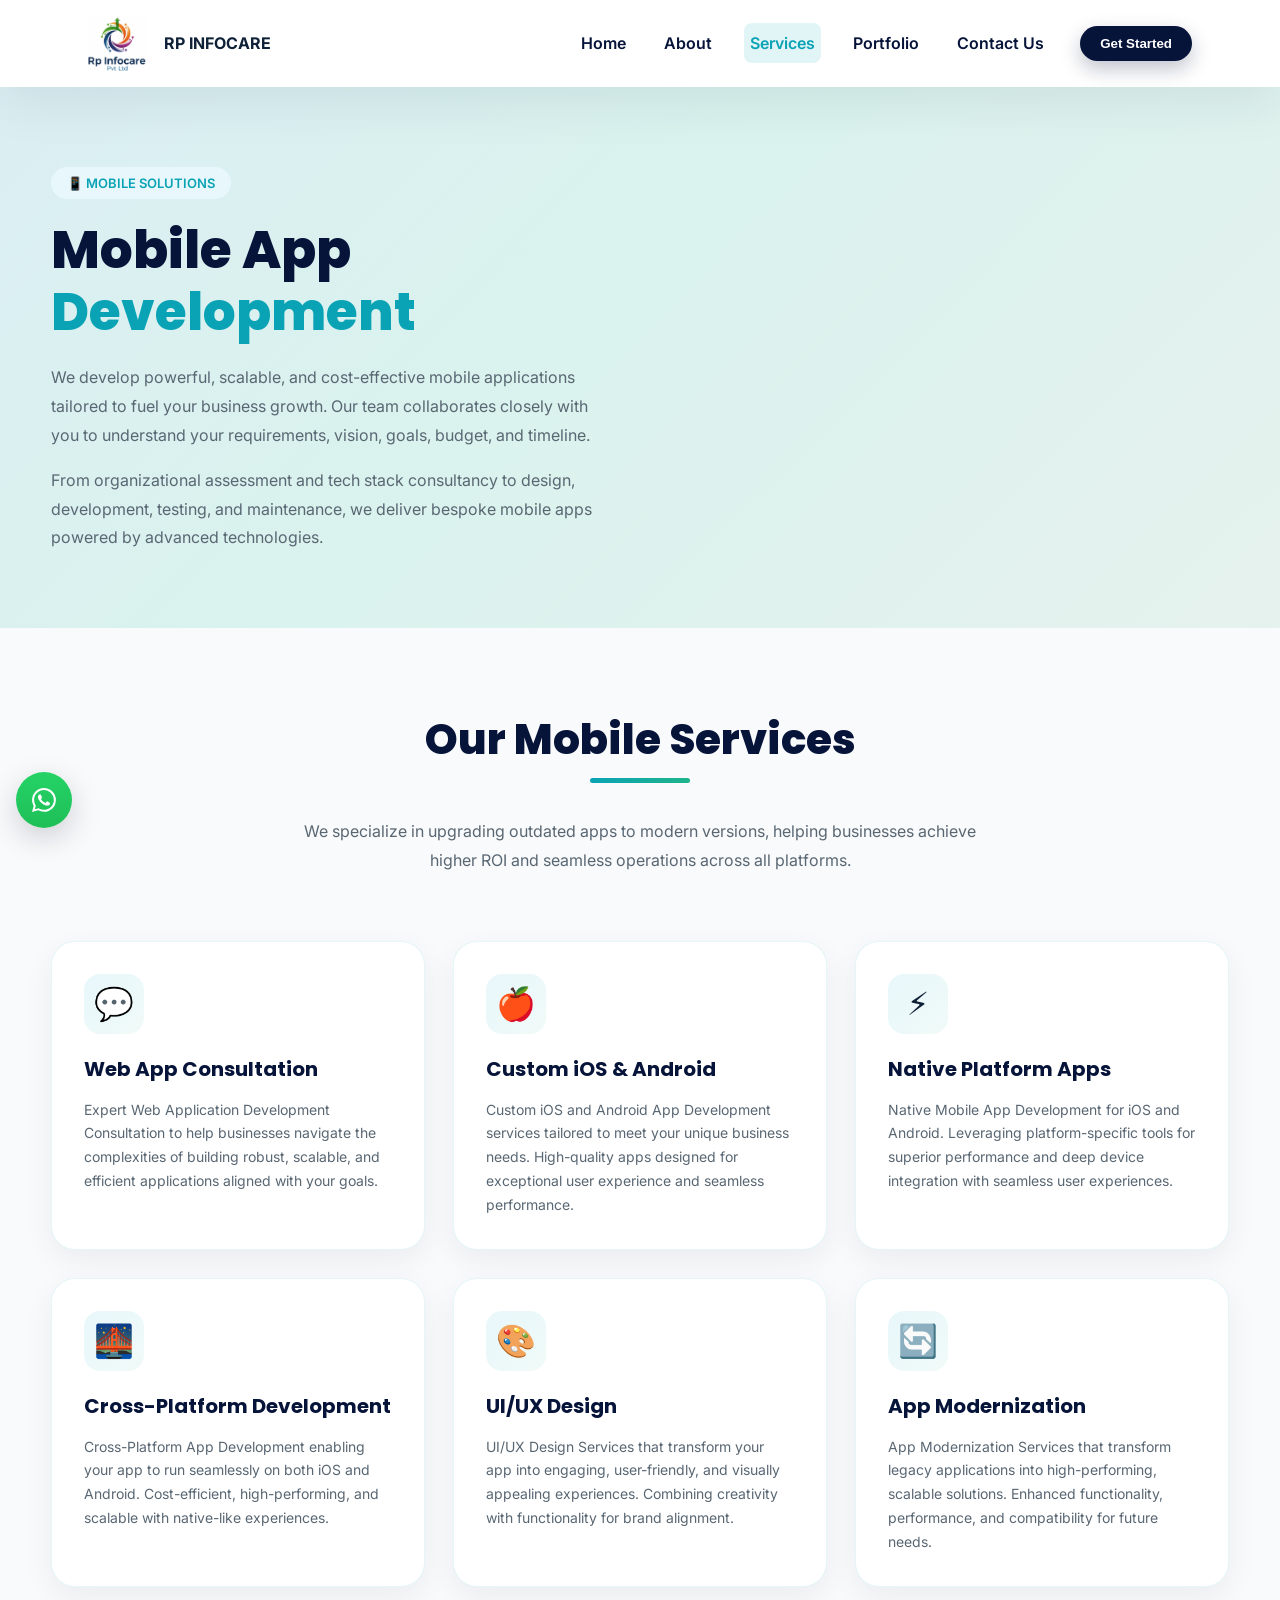
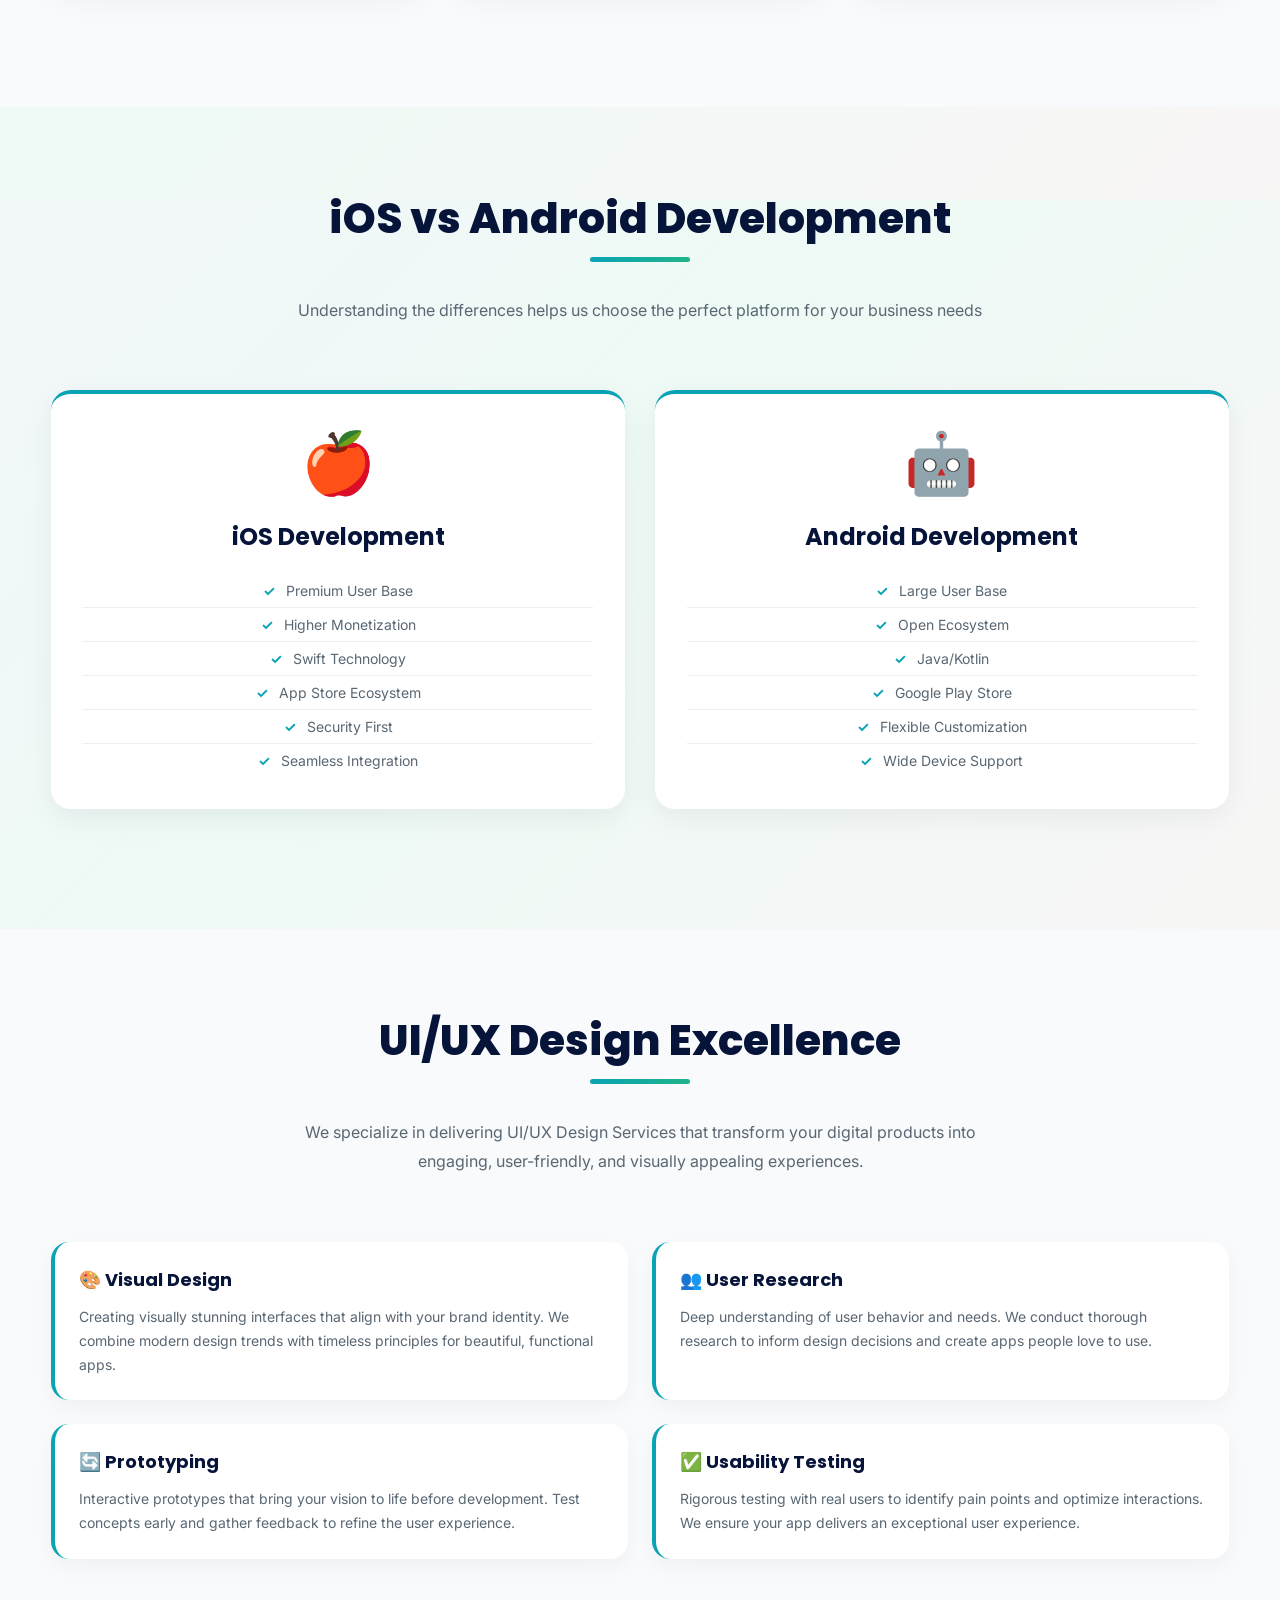
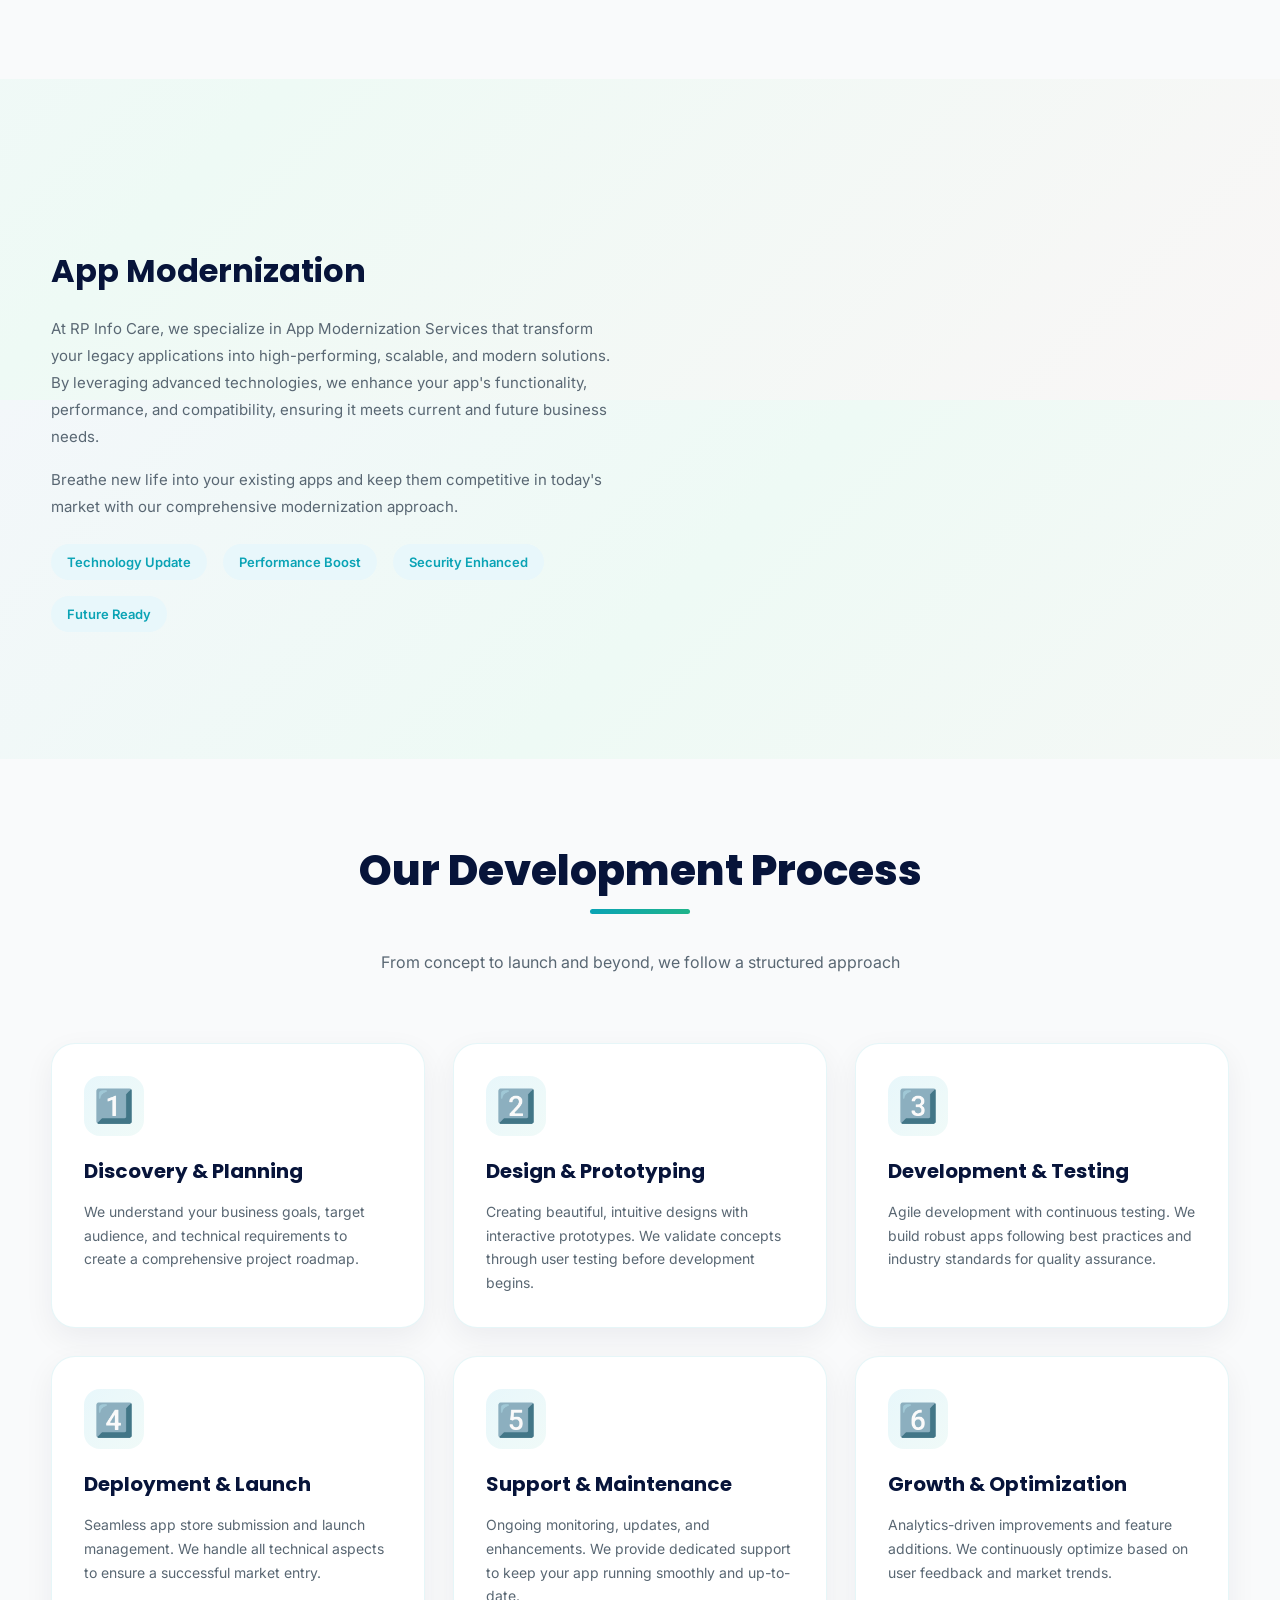
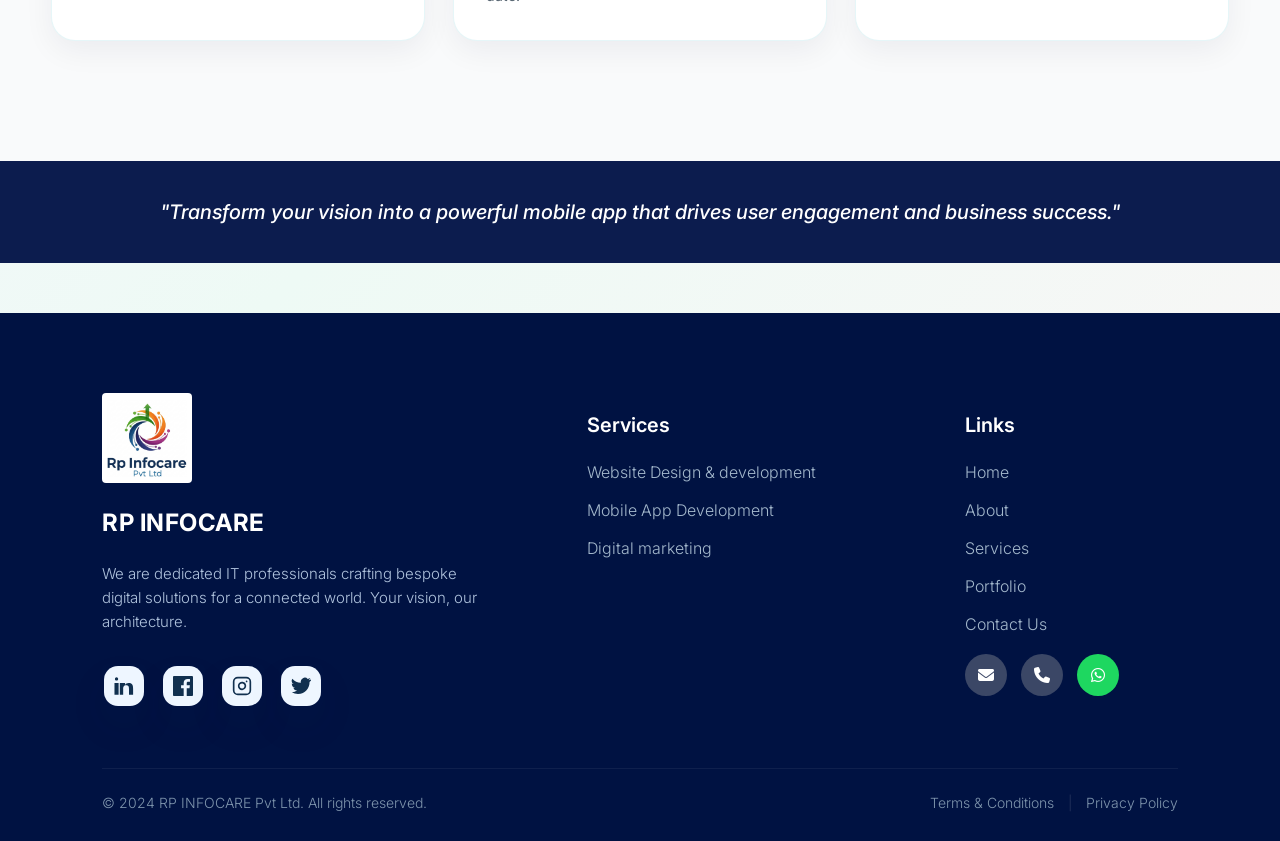
<file: mobile-app-development.html>
<!doctype html>
<html lang="en">
<head>
  <meta charset="utf-8" />
  <meta name="viewport" content="width=device-width,initial-scale=1" />
  <title>Mobile App Development | Custom Apps by RP Infocare</title>
  <meta name="description" content="RP Infocare designs and develops user-friendly mobile apps for Android and iOS, tailored to meet your business goals and enhance customer engagement.">
  <link rel="shortcut icon" href="https://www.rpinfocare.com/assets/rpinfocare-logo.png">
<link rel="icon" type="image/png" sizes="32x32" href="https://www.rpinfocare.com/assets/rpinfocare-logo.png">
<link rel="icon" type="image/png" sizes="16x16" href="https://www.rpinfocare.com/assets/rpinfocare-logo.png">
   <link rel="apple-touch-icon" sizes="180x180" href="https://www.rpinfocare.com/assets/rpinfocare-logo.png">
    <meta name="theme-color" content="#001242">
    <link rel="canonical" href="https://www.rpinfocare.com/mobile-app-development.html">
    <meta property="og:site_name" content="RP Infocare">
    <meta property="og:title" content="RP Infocare | Expert IT Solutions & Technology Services">
    <meta property="og:description" content="Welcome to RP Infocare, your trusted partner for innovative IT solutions, website development, mobile apps, and digital marketing services designed to grow your business.">
   <meta property="og:image" content="https://www.rpinfocare.com/assets/rpinfocare-logo.png">
    <meta property="og:url" content="https://www.rpinfocare.com/mobile-app-development.html">
    <meta name="twitter:card" content="summary_large_image">
    <meta name="twitter:image" content="https://www.rpinfocare.com/assets/rpinfocare-logo.png">
    <script type="application/ld+json">
      {
        "@context": "https://schema.org",
        "@type": "Organization",
        "name": "RP Infocare",
        "url": "https://www.rpinfocare.com/",
      "logo": "https://www.rpinfocare.com/assets/rpinfocare-logo.png",
        "description": "IT solutions, website development, mobile app development, software solutions, and digital marketing services.",
  "sameAs": [
    "https://www.instagram.com/rpinfocare/"
        ]
      }
    </script>
  <link href="https://fonts.googleapis.com/css2?family=Poppins:wght@300;400;600;700;800&family=Inter:wght@300;400;600&display=swap" rel="stylesheet">
  <link rel="stylesheet" href="css/styles.css">
  <style>
    .mobile-app-hero {
      padding: 80px 0 60px;
      background: linear-gradient(135deg, rgba(10, 163, 181, 0.1) 0%, rgba(31, 180, 138, 0.08) 100%);
    }

    .mobile-app-hero-content {
      display: grid;
      grid-template-columns: 1fr 1fr;
      gap: 50px;
      align-items: center;
    }

    .mobile-app-hero-copy h1 {
      font-family: 'Poppins', sans-serif;
      font-size: 52px;
      font-weight: 800;
      color: var(--navy);
      margin: 0 0 20px;
      line-height: 1.2;
    }

    .mobile-app-hero-copy .highlight {
      color: var(--accent);
    }

    .mobile-app-hero-copy p {
      font-size: 16px;
      color: #596773;
      line-height: 1.8;
      margin-bottom: 16px;
    }
    .hero-animation {
        order: 2;
        width: 100%;
    }
    .hero-animation video {
        width: 100%;
        height: auto;
        max-width: 100%;
    }
    

    .mobile-app-hero-image svg {
      width: 100%;
      height: auto;
      max-width: 300px;
    }

    .services-grid {
      display: grid;
      grid-template-columns: repeat(3, 1fr);
      gap: 28px;
      margin: 40px 0;
    }

    .service-card {
      background: #fff;
      border-radius: 24px;
      padding: 32px;
      box-shadow: 0 10px 30px rgba(7, 20, 58, 0.06);
      transition: all 0.3s ease;
      border: 1px solid rgba(10, 163, 181, 0.1);
    }

    .service-card:hover {
      transform: translateY(-8px);
      box-shadow: 0 20px 50px rgba(10, 163, 181, 0.15);
      border-color: var(--accent);
    }

    .service-card-icon {
      width: 60px;
      height: 60px;
      border-radius: 16px;
      background: linear-gradient(135deg, #e8f7fb, #f0faf8);
      display: flex;
      align-items: center;
      justify-content: center;
      font-size: 32px;
      margin-bottom: 20px;
    }

    .service-card h3 {
      font-family: 'Poppins', sans-serif;
      font-size: 20px;
      font-weight: 700;
      color: var(--navy);
      margin: 0 0 14px;
    }

    .service-card p {
      color: #596773;
      line-height: 1.7;
      margin: 0;
      font-size: 14px;
    }

    .section-header {
      display: flex;
      flex-direction: column;
      align-items: center;
      text-align: center;
      margin-bottom: 50px;
    }

    .section-header h2 {
      font-family: 'Poppins', sans-serif;
      font-size: 42px;
      font-weight: 800;
      color: var(--navy);
      margin: 0 0 16px;
      position: relative;
      display: inline-block;
    }

    .section-header h2::after {
      content: '';
      position: absolute;
      bottom: -12px;
      left: 50%;
      transform: translateX(-50%);
      width: 100px;
      height: 5px;
      background: linear-gradient(90deg, var(--accent), var(--accent-2));
      border-radius: 4px;
    }

    .section-header p {
      color: #596773;
      font-size: 16px;
      max-width: 700px;
      line-height: 1.8;
      margin-top: 30px;
    }

    .app-section {
      padding: 80px 0;
    }

    .app-section:nth-child(even) {
      background: #f9fafb;
    }

    .feature-list {
      display: grid;
      grid-template-columns: 1fr 1fr;
      gap: 24px;
      margin: 40px 0;
    }

    .feature-item {
      background: #fff;
      padding: 24px;
      border-radius: 18px;
      border-left: 4px solid var(--accent);
      box-shadow: 0 8px 20px rgba(7, 20, 58, 0.04);
    }

    .feature-item h4 {
      font-family: 'Poppins', sans-serif;
      font-size: 18px;
      font-weight: 700;
      color: var(--navy);
      margin: 0 0 12px;
    }

    .feature-item p {
      color: #596773;
      line-height: 1.7;
      margin: 0;
      font-size: 14px;
    }

    .service-showcase {
      display: grid;
      grid-template-columns: 1fr 1fr;
      gap: 50px;
      align-items: center;
      padding: 40px 0;
    }

    .showcase-content h3 {
      font-family: 'Poppins', sans-serif;
      font-size: 32px;
      font-weight: 700;
      color: var(--navy);
      margin: 0 0 20px;
    }

    .showcase-content p {
      color: #596773;
      line-height: 1.8;
      margin-bottom: 16px;
      font-size: 15px;
    }

    .showcase-image {
      background: linear-gradient(135deg, #e8f7fb 0%, #f0faf8 100%);
      border-radius: 20px;
      min-height: 350px;
      display: flex;
      align-items: center;
      justify-content: center;
      box-shadow: 0 20px 40px rgba(10, 163, 181, 0.1);
    }

    .tech-icons {
      display: flex;
      gap: 16px;
      flex-wrap: wrap;
      margin-top: 24px;
    }

    .tech-badge {
      background: #e8f7fb;
      color: var(--accent);
      padding: 10px 16px;
      border-radius: 18px;
      font-weight: 600;
      font-size: 13px;
    }

    .phone-mockup {
      display: inline-block;
      width: 200px;
      height: 350px;
      background: #000;
      border-radius: 40px;
      padding: 10px;
      box-shadow: 0 20px 60px rgba(0, 0, 0, 0.3);
      position: relative;
    }

    .phone-mockup::before {
      content: '';
      position: absolute;
      top: 0;
      left: 50%;
      transform: translateX(-50%);
      width: 150px;
      height: 25px;
      background: #000;
      border-radius: 0 0 25px 25px;
      z-index: 10;
    }

    .phone-screen {
      width: 100%;
      height: 100%;
      background: linear-gradient(135deg, #e8f7fb 0%, #f0faf8 100%);
      border-radius: 35px;
      display: flex;
      align-items: center;
      justify-content: center;
      font-size: 60px;
    }

    .platform-compare {
      display: grid;
      grid-template-columns: 1fr 1fr;
      gap: 30px;
      margin: 40px 0;
    }

    .platform-card {
      background: #fff;
      border-radius: 20px;
      padding: 32px;
      box-shadow: 0 10px 30px rgba(7, 20, 58, 0.06);
      text-align: center;
      border-top: 4px solid var(--accent);
    }

    .platform-card h4 {
      font-family: 'Poppins', sans-serif;
      font-size: 24px;
      font-weight: 700;
      color: var(--navy);
      margin: 20px 0;
    }

    .platform-card .features {
      list-style: none;
      padding: 0;
      margin: 20px 0 0;
    }

    .platform-card .features li {
      padding: 8px 0;
      color: #596773;
      border-bottom: 1px solid #eee;
      font-size: 14px;
    }

    .platform-card .features li:last-child {
      border-bottom: none;
    }

    .platform-card .features li::before {
      content: '✓ ';
      color: var(--accent);
      font-weight: 700;
      margin-right: 8px;
    }

    @media (max-width: 1024px) {
      .services-grid {
        grid-template-columns: 1fr 1fr;
      }

      .mobile-app-hero-content {
        grid-template-columns: 1fr;
      }

      .service-showcase {
        grid-template-columns: 1fr;
      }

      .feature-list {
        grid-template-columns: 1fr;
      }

      .platform-compare {
        grid-template-columns: 1fr;
      }
    }

    @media (max-width: 768px) {
      .mobile-app-hero-copy h1 {
        font-size: 36px;
      }

      .services-grid {
        grid-template-columns: 1fr;
      }

      .section-header h2 {
        font-size: 32px;
      }

      .mobile-app-hero {
        padding: 60px 0 40px;
      }

      .phone-mockup {
        width: 150px;
        height: 280px;
      }
    }
  </style>
</head>
<body>
  <header class="site-header">
    <div class="container nav-row">
      <a class="brand" href="index.html">
        <img src="assets/rpinfocare-logo.png" alt="RP InfoCare logo">
      </a>
      <h4>RP INFOCARE</h4>
      <nav class="main-nav" id="mainNav">
        <ul>
          <li><a href="index.html">Home</a></li>
          <li><a href="about.html">About</a></li>
          <li><a class="active" href="services.html">Services</a></li>
          <li><a href="portfolio.html">Portfolio</a></li>
          <li><a href="contact.html">Contact Us</a></li>
        </ul>
      </nav>
      <button class="cta enquire">Get Started</button>
      <button class="nav-toggle" id="navToggle" aria-label="Toggle navigation">☰</button>
    </div>
  </header>

  <div id="enquiryPopup" class="popup-overlay">
    <div class="popup-form">
      <span class="close-btn">&times;</span>
      <h2>Enquiry/Consult Form</h2>
      <form action="https://api.web3forms.com/submit" method="POST">
        <input type="hidden" name="access_key" value="d3450d68-0a4b-4a4b-9056-514d453a97d4">
        <input type="hidden" name="subject" value="New Mobile App Development Enquiry">
        <input type="text" name="name" placeholder="Full Name" required>
        <input type="tel" name="phone" placeholder="Phone Number" required>
        <input type="email" name="email" placeholder="Email Address" required>
        <textarea name="description" rows="5" placeholder="Describe your app idea..." required></textarea>
        <button type="submit" class="submit-btn">Submit Enquiry</button>
      </form>
    </div>
  </div>

  <script>
    // Mobile Navigation Toggle
    const navToggle = document.getElementById('navToggle');
    const mainNav = document.getElementById('mainNav');

    navToggle.addEventListener('click', function(){
        mainNav.classList.toggle('active');
    });

    // Close menu when link is clicked
    const navLinks = mainNav.querySelectorAll('a');
    navLinks.forEach(link => {
        link.addEventListener('click', function(){
            mainNav.classList.remove('active');
        });
    });

    // Enquiry Form Popup
    const enquiryBtn = document.querySelector('.enquire');
    const popup = document.getElementById('enquiryPopup');
    const closeBtn = document.querySelector('.close-btn');

    enquiryBtn.addEventListener('click', function(){
        popup.style.display = 'flex';
    });

    closeBtn.addEventListener('click', function(){
        popup.style.display = 'none';
    });

    window.addEventListener('click', function(e){
        if(e.target === popup){
            popup.style.display = 'none';
        }
    });
  </script>

  <main>
    <!-- Hero Section -->
    <section class="mobile-app-hero">
      <div class="container">
        <div class="mobile-app-hero-content">
          <div class="mobile-app-hero-copy">
            <span style="display: inline-block; background: #e8f7fb; color: var(--accent); padding: 8px 16px; border-radius: 20px; font-weight: 600; font-size: 13px; margin-bottom: 20px;">
              📱 MOBILE SOLUTIONS
            </span>
            <h1>Mobile App <span class="highlight">Development</span></h1>
            <p>We develop powerful, scalable, and cost-effective mobile applications tailored to fuel your business growth. Our team collaborates closely with you to understand your requirements, vision, goals, budget, and timeline.</p>
            <p>From organizational assessment and tech stack consultancy to design, development, testing, and maintenance, we deliver bespoke mobile apps powered by advanced technologies.</p>
          </div>
          <div class="hero-animation">
           <video autoplay muted loop playsinline>
        <source src="assets/M1.mp4" type="video/mp4">
    </video>
          </div>
        </div>
      </div>
    </section>

    <!-- Mobile App Development Services Section -->
    <section class="app-section">
      <div class="container">
        <div class="section-header">
          <h2>Our Mobile Services</h2>
          <p>We specialize in upgrading outdated apps to modern versions, helping businesses achieve higher ROI and seamless operations across all platforms.</p>
        </div>

        <div class="services-grid">
          <div class="service-card">
            <div class="service-card-icon">💬</div>
            <h3>Web App Consultation</h3>
            <p>Expert Web Application Development Consultation to help businesses navigate the complexities of building robust, scalable, and efficient applications aligned with your goals.</p>
          </div>

          <div class="service-card">
            <div class="service-card-icon">🍎</div>
            <h3>Custom iOS &amp; Android</h3>
            <p>Custom iOS and Android App Development services tailored to meet your unique business needs. High-quality apps designed for exceptional user experience and seamless performance.</p>
          </div>

          <div class="service-card">
            <div class="service-card-icon">⚡</div>
            <h3>Native Platform Apps</h3>
            <p>Native Mobile App Development for iOS and Android. Leveraging platform-specific tools for superior performance and deep device integration with seamless user experiences.</p>
          </div>

          <div class="service-card">
            <div class="service-card-icon">🌉</div>
            <h3>Cross-Platform Development</h3>
            <p>Cross-Platform App Development enabling your app to run seamlessly on both iOS and Android. Cost-efficient, high-performing, and scalable with native-like experiences.</p>
          </div>

          <div class="service-card">
            <div class="service-card-icon">🎨</div>
            <h3>UI/UX Design</h3>
            <p>UI/UX Design Services that transform your app into engaging, user-friendly, and visually appealing experiences. Combining creativity with functionality for brand alignment.</p>
          </div>

          <div class="service-card">
            <div class="service-card-icon">🔄</div>
            <h3>App Modernization</h3>
            <p>App Modernization Services that transform legacy applications into high-performing, scalable solutions. Enhanced functionality, performance, and compatibility for future needs.</p>
          </div>
        </div>
      </div>
    </section>

    <!-- Platform Comparison Section -->
    <section class="app-section">
      <div class="container">
        <div class="section-header">
          <h2>iOS vs Android Development</h2>
          <p>Understanding the differences helps us choose the perfect platform for your business needs</p>
        </div>

        <div class="platform-compare">
          <div class="platform-card">
            <div style="font-size: 60px;">🍎</div>
            <h4>iOS Development</h4>
            <ul class="features">
              <li>Premium User Base</li>
              <li>Higher Monetization</li>
              <li>Swift Technology</li>
              <li>App Store Ecosystem</li>
              <li>Security First</li>
              <li>Seamless Integration</li>
            </ul>
          </div>

          <div class="platform-card">
            <div style="font-size: 60px;">🤖</div>
            <h4>Android Development</h4>
            <ul class="features">
              <li>Large User Base</li>
              <li>Open Ecosystem</li>
              <li>Java/Kotlin</li>
              <li>Google Play Store</li>
              <li>Flexible Customization</li>
              <li>Wide Device Support</li>
            </ul>
          </div>
        </div>
      </div>
    </section>

   

    <!-- UI/UX Design Section -->
    <section class="app-section">
      <div class="container">
        <div class="section-header">
          <h2>UI/UX Design Excellence</h2>
          <p>We specialize in delivering UI/UX Design Services that transform your digital products into engaging, user-friendly, and visually appealing experiences.</p>
        </div>

        <div class="feature-list">
          <div class="feature-item">
            <h4>🎨 Visual Design</h4>
            <p>Creating visually stunning interfaces that align with your brand identity. We combine modern design trends with timeless principles for beautiful, functional apps.</p>
          </div>

          <div class="feature-item">
            <h4>👥 User Research</h4>
            <p>Deep understanding of user behavior and needs. We conduct thorough research to inform design decisions and create apps people love to use.</p>
          </div>

          <div class="feature-item">
            <h4>🔄 Prototyping</h4>
            <p>Interactive prototypes that bring your vision to life before development. Test concepts early and gather feedback to refine the user experience.</p>
          </div>

          <div class="feature-item">
            <h4>✅ Usability Testing</h4>
            <p>Rigorous testing with real users to identify pain points and optimize interactions. We ensure your app delivers an exceptional user experience.</p>
          </div>
        </div>
      </div>
    </section>

    <!-- App Modernization Section -->
    <section class="app-section">
      <div class="container">
        <div class="service-showcase" style="margin-top: 40px;">
          <div class="hero-animation">
           <video autoplay muted loop playsinline>
        <source src="assets/M2.mp4" type="video/mp4">
    </video>
          </div>
          <div class="showcase-content">
            <h3>App Modernization</h3>
            <p>At RP Info Care, we specialize in App Modernization Services that transform your legacy applications into high-performing, scalable, and modern solutions. By leveraging advanced technologies, we enhance your app's functionality, performance, and compatibility, ensuring it meets current and future business needs.</p>
            <p>Breathe new life into your existing apps and keep them competitive in today's market with our comprehensive modernization approach.</p>
            <div class="tech-icons">
              <span class="tech-badge">Technology Update</span>
              <span class="tech-badge">Performance Boost</span>
              <span class="tech-badge">Security Enhanced</span>
              <span class="tech-badge">Future Ready</span>
            </div>
          </div>
        </div>
      </div>
    </section>

    <!-- Process Section -->
    <section class="app-section">
      <div class="container">
        <div class="section-header">
          <h2>Our Development Process</h2>
          <p>From concept to launch and beyond, we follow a structured approach</p>
        </div>

        <div class="services-grid">
          <div class="service-card">
            <div class="service-card-icon">1️⃣</div>
            <h3>Discovery &amp; Planning</h3>
            <p>We understand your business goals, target audience, and technical requirements to create a comprehensive project roadmap.</p>
          </div>

          <div class="service-card">
            <div class="service-card-icon">2️⃣</div>
            <h3>Design &amp; Prototyping</h3>
            <p>Creating beautiful, intuitive designs with interactive prototypes. We validate concepts through user testing before development begins.</p>
          </div>

          <div class="service-card">
            <div class="service-card-icon">3️⃣</div>
            <h3>Development &amp; Testing</h3>
            <p>Agile development with continuous testing. We build robust apps following best practices and industry standards for quality assurance.</p>
          </div>

          <div class="service-card">
            <div class="service-card-icon">4️⃣</div>
            <h3>Deployment &amp; Launch</h3>
            <p>Seamless app store submission and launch management. We handle all technical aspects to ensure a successful market entry.</p>
          </div>

          <div class="service-card">
            <div class="service-card-icon">5️⃣</div>
            <h3>Support &amp; Maintenance</h3>
            <p>Ongoing monitoring, updates, and enhancements. We provide dedicated support to keep your app running smoothly and up-to-date.</p>
          </div>

          <div class="service-card">
            <div class="service-card-icon">6️⃣</div>
            <h3>Growth &amp; Optimization</h3>
            <p>Analytics-driven improvements and feature additions. We continuously optimize based on user feedback and market trends.</p>
          </div>
        </div>
      </div>
    </section>

    <!-- CTA Section -->
    <section class="quote-banner" style="margin-bottom: 50px;">
      <div class="quote-content">
        <p>"Transform your vision into a powerful mobile app that drives user engagement and business success."</p>
      </div>
    </section>

    <!-- Footer CTA -->
    

  <footer>
    <link rel="preconnect" href="https://fonts.googleapis.com">
  <link rel="preconnect" href="https://fonts.gstatic.com" crossorigin>
  <link href="https://fonts.googleapis.com/css2?family=Inter:wght@400;500;600;700&display=swap" rel="stylesheet">
  <link rel="stylesheet" href="https://cdnjs.cloudflare.com/ajax/libs/font-awesome/6.4.0/css/all.min.css">
  
  <section class="rp-footer-section">
    <div class="footer-container">
        
        <div class="footer-brand">
            <div class="logo-container">
                <img src="assets/rpinfocare-logo.png" alt="RP Infocare Logo" onerror="this.src='https://via.placeholder.com/80x80?text=Logo'">
            </div>
            <h2>RP INFOCARE</h2>
            <p>We are dedicated IT professionals crafting bespoke digital solutions for a connected world. Your vision, our architecture.</p>
            <div class="social-icons">
                <a class="social-link" href="https://www.linkedin.com/company/rp-infocare-pvt-ltd/?viewAsMember=true" target="_blank" rel="noopener noreferrer"><span class="social-icon"><svg viewBox="0 0 24 24" fill="currentColor" xmlns="http://www.w3.org/2000/svg"><path d="M4.98 3.5C4.98 4.6 4.12 5.5 3.05 5.5C1.98 5.5 1.14 4.6 1.14 3.5C1.14 2.4 1.98 1.5 3.05 1.5C4.12 1.5 4.98 2.4 4.98 3.5ZM.57 8.5H5.53V22.5H.57V8.5ZM8.69 8.5H13.31V10.48H13.38C13.99 9.42 15.46 8.28 17.66 8.28C22.34 8.28 22.92 11.28 22.92 15.28V22.5H18V15.98C18 13.84 17.96 11.12 14.68 11.12C11.36 11.12 11 13.49 11 15.72V22.5H6.98V8.5H8.69Z"/></svg></span></a>
                <a class="social-link" href="https://www.facebook.com/profile.php?id=61574782379507" target="_blank" rel="noopener noreferrer"><span class="social-icon"><svg viewBox="0 0 24 24" fill="currentColor" xmlns="http://www.w3.org/2000/svg"><path d="M22.675 0H1.325C.593 0 0 .594 0 1.326V22.676C0 23.407.593 24 1.325 24H12.82V14.706H9.692V11.076H12.82V8.412C12.82 5.31 14.69 3.66 17.518 3.66C18.86 3.66 20.052 3.756 20.385 3.797V7.03L18.302 7.031C16.787 7.031 16.47 7.73 16.47 8.75V11.076H20.268L19.777 14.706H16.47V24H22.675C23.407 24 24 23.407 24 22.675V1.326C24 .594 23.407 0 22.675 0Z"/></svg></span></a>
                <a class="social-link" href="https://www.instagram.com/rpinfocare/" target="_blank" rel="noopener noreferrer"><span class="social-icon"><svg viewBox="0 0 24 24" fill="none" stroke="currentColor" stroke-width="2" stroke-linecap="round" stroke-linejoin="round" xmlns="http://www.w3.org/2000/svg"><rect x="2" y="2" width="20" height="20" rx="5" ry="5"/><path d="M16 11.37A4 4 0 1 1 12.63 8 4 4 0 0 1 16 11.37z"/><line x1="17.5" y1="6.5" x2="17.51" y2="6.5"/></svg></span></a>
                <a class="social-link" href="https://x.com/rpinfoc?t=xRs2gh7v-P8qqdaFq-ifGQ&s=09" target="_blank" rel="noopener noreferrer"><span class="social-icon"><svg viewBox="0 0 24 24" fill="currentColor" xmlns="http://www.w3.org/2000/svg"><path d="M23.77 4.33c-.86.37-1.78.62-2.74.74a4.87 4.87 0 0 0 2.14-2.69 9.71 9.71 0 0 1-3.08 1.18 4.86 4.86 0 0 0-8.28 4.42A13.78 13.78 0 0 1 1.64 3.16 4.86 4.86 0 0 0 3.18 9.7a4.82 4.82 0 0 1-2.2-.61v.06a4.86 4.86 0 0 0 3.9 4.76 4.88 4.88 0 0 1-2.19.08 4.86 4.86 0 0 0 4.54 3.37A9.74 9.74 0 0 1 .96 19.43a13.74 13.74 0 0 0 7.45 2.18c8.94 0 13.83-7.41 13.83-13.83 0-.21 0-.42-.01-.63a9.86 9.86 0 0 0 2.41-2.52z"/></svg></span></a>
            </div>
        </div>

        <div class="footer-links">
            <h3>Services</h3>
            <ul>
                <li><a href="web-design.html">Website Design & development</a></li>
                <li><a href="mobile-app-development.html">Mobile App Development</a></li>
                <li><a href="digital-marketing.html">Digital marketing</a></li>
            </ul>
        </div>

        <div class="footer-links">
            <h3>Links</h3>
            <ul>
                <li><a href="index.html">Home</a></li>
                <li><a href="about.html">About</a></li>
                <li><a href="services.html">Services</a></li>
                <li><a href="portfolio.html">Portfolio</a></li>
                <li><a href="contact.html">Contact Us</a></li>
            </ul>
            <div class="social-row">
                <a href="mailto:admin@rpinfocare.com" class="icon-circle brand-gmail"><i class="fa-solid fa-envelope"></i></a>
                <a href="tel:918748005495" class="icon-circle brand-phone"><i class="fa-solid fa-phone"></i></a>
                <a href="https://wa.me/918748005495" class="icon-circle brand-whatsapp"><i class="fa-brands fa-whatsapp"></i></a>
            </div>
        </div>

    </div>

    <div class="footer-divider"></div>
    
    <div class="footer-bottom">
        <div class="copyright-text">
            &copy; 2024 RP INFOCARE Pvt Ltd. All rights reserved.
        </div>
        <div class="legal-links">
            <a href="terms.html">Terms &amp; Conditions</a>
            <span class="legal-separator">|</span>
            <a href="privacy.html">Privacy Policy</a>
        </div>
    </div>

    <div class="mobile-footer-bar" aria-label="Mobile action bar">
        <a href="#" id="enquiryBtn" class="footer-action footer-action-book" aria-label="Enquiry Now">
            <i class="fa-solid fa-calendar-days"></i>
            <span>Enquiry Now</span>
        </a>

        <div id="enquiryPopup" class="popup-overlay">
            <div class="popup-form">
                <span class="close-btn">&times;</span>
                <h2>Enquiry/Consult Form</h2>
                <form action="https://api.web3forms.com/submit" method="POST">
                    <input type="hidden" name="access_key" value="d3450d68-0a4b-4a4b-9056-514d453a97d4">
                    <input type="hidden" name="subject" value="New Website Enquiry/Consultation">

                    <input type="text" name="name" placeholder="Full Name" required>
                    <input type="tel" name="phone" placeholder="Phone Number" required>
                    <input type="email" name="email" placeholder="Email Address" required>
                    <textarea name="description" rows="5" placeholder="Describe your requirement..." required></textarea>

                    <button type="submit" class="submit-btn">Submit Enquiry</button>
                </form>
            </div>
        </div>

        <script>
        const enquiryBtn1 = document.getElementById('enquiryBtn');
        const popup1 = document.getElementById('enquiryPopup');
        const closeBtn1 = document.querySelector('.close-btn');

        enquiryBtn1.addEventListener('click', function(e) {
            e.preventDefault();
            popup1.style.display = 'flex';
        });

        closeBtn1.addEventListener('click', function() {
            popup1.style.display = 'none';
        });

        window.addEventListener('click', function(e) {
            if (e.target === popup1) {
                popup1.style.display = 'none';
            }
        });
        </script>

        <a href="tel:+918748005495" class="footer-action footer-action-call" aria-label="Call Now">
            <i class="fa-solid fa-phone"></i>
            <span>Call Now</span>
        </a>
        <a href="https://wa.me/918748005495" class="footer-action footer-action-whatsapp" aria-label="WhatsApp">
            <i class="fa-brands fa-whatsapp"></i>
            <span>WhatsApp</span>
        </a>
    </div>
  </section>
</footer>

<link rel="stylesheet" href="https://cdnjs.cloudflare.com/ajax/libs/font-awesome/6.4.0/css/all.min.css">
<link href="https://fonts.googleapis.com/css2?family=Inter:wght@300;400;600;700&display=swap" rel="stylesheet">

<style>
    .rp-footer-section {
        background-color: #001242;
        font-family: 'Inter', sans-serif;
        padding: 80px 8% 30px 8%;
        color: #b0c4de;
    }

    .rp-footer-section .footer-container {
        display: grid;
        grid-template-columns: 2fr 1.5fr 1fr;
        gap: 60px;
        max-width: 1200px;
        margin: 0 auto;
    }

    /* --- Brand Column --- */
    .rp-footer-section .logo-container {
        background-color: #ffffff;
        width: 90px;
        height: 90px;
        display: flex;
        align-items: center;
        justify-content: center;
        border-radius: 4px;
        margin-bottom: 25px;
        padding: 5px;
    }

    .rp-footer-section .logo-container img {
        max-width: 100%;
        max-height: 100%;
        object-fit: contain;
    }

    .rp-footer-section .footer-brand h2 {
        color: #ffffff;
        font-size: 24px;
        font-weight: 700;
        text-transform: uppercase;
        letter-spacing: 0.5px;
        margin-bottom: 25px;
    }

    .rp-footer-section .footer-brand p {
        font-size: 15px;
        line-height: 1.6;
        font-weight: 300;
        margin-bottom: 30px;
        max-width: 380px;
    }

    .rp-footer-section .social-icons {
        display: flex;
        gap: 15px;
    }

    /* --- Links/Services Columns --- */
    .rp-footer-section .footer-links h3 {
        color: #ffffff;
        font-size: 20px;
        font-weight: 600;
        margin-bottom: 25px;
    }

    .rp-footer-section .footer-links ul {
        list-style: none;
        padding: 0;
        margin: 0;
    }

    .rp-footer-section .footer-links ul li {
        margin-bottom: 18px;
    }

    .rp-footer-section .footer-links ul li a {
        color: #a3b8cc;
        text-decoration: none;
        font-size: 16px;
        font-weight: 300;
        transition: color 0.3s ease;
    }

    .rp-footer-section .footer-links ul li a:hover {
        color: #ffffff;
    }

    /* --- Centered Bottom Layout --- */
    .rp-footer-section .footer-divider {
        border-top: 1px solid rgba(255, 255, 255, 0.06);
        margin: 60px 0 25px 0;
    }

    .rp-footer-section .social-row {
        display: flex;
        gap: 14px;
        align-items: center;
        margin-top: 20px;
    }
    
    .rp-footer-section .icon-circle {
        width: 42px;
        height: 42px;
        border-radius: 50%;
        display: flex;
        align-items: center;
        justify-content: center;
        text-decoration: none;
        font-size: 16px;
        color: #ffffff;
        transition: transform 0.2s ease, opacity 0.2s ease;
    }

    .rp-footer-section .icon-circle:hover {
        transform: translateY(-2px);
        opacity: 0.9;
    }

    .rp-footer-section .icon-circle.brand-gmail { background-color: #3b4766; } 
    .rp-footer-section .icon-circle.brand-phone { background-color: #3b4766; } 
    .rp-footer-section .icon-circle.brand-whatsapp { background-color: #1ed760; } 

    /* New Bottom Navigation CSS Wrapper */
    .rp-footer-section .footer-bottom {
        display: flex;
        justify-content: space-between;
        align-items: center;
        flex-wrap: wrap;
        gap: 20px;
        font-size: 14px;
        font-weight: 300;
        color: #7e95ad;
    }

    .rp-footer-section .legal-links a {
        color: #7e95ad;
        text-decoration: none;
        transition: color 0.2s ease;
    }

    .rp-footer-section .legal-links a:hover {
        color: #ffffff;
    }

    .rp-footer-section .legal-separator {
        margin: 0 10px;
        color: rgba(255, 255, 255, 0.15);
    }

     .rp-footer-section .social-link {
        display: inline-flex;
        align-items: center;
        gap: 1px;
        padding: 2px 2px;
        border-radius: 6px;
       
        color: #11304f;
        text-decoration: none;
        box-shadow: 0 18px 40px rgba(6, 43, 77, 0.06);
        transition: transform 0.25s ease, box-shadow 0.25s ease;
      }

      .rp-footer-section .social-link:hover {
        transform: translateY(-3px);
        box-shadow: 0 24px 48px rgba(6, 43, 77, 0.1);
      }

      .rp-footer-section .social-icon {
        width: 40px;
        height: 40px;
        display: grid;
        place-items: center;
        border-radius: 14px;
        background: #eef6ff;
        flex-shrink: 0;
      }
    .rp-footer-section .social-icon svg {
        width: 20px;
        height: 20px;
    }
     .rp-footer-section .social-link span {
        font-size: 15px;
        font-weight: 700;
      } 

    .mobile-footer-bar {
        display: none;
        position: fixed;
        inset: auto 0 0 0;
        z-index: 1000;
        background: #07024b;
        border-top: 1px solid rgba(0, 0, 0, 0.08);
        box-shadow: 0 -8px 30px rgba(0, 0, 0, 0.12);
    }

    .footer-action {
        display: inline-flex;
        align-items: center;
        justify-content: center;
        gap: 10px;
        flex: 2 1 0;
        min-height: 46px;
        padding: 12px 10px;
        color: #ffffff;
        font-size: 13px;
        font-weight: 700;
        text-decoration: none;
        text-align: center;
    }

    .footer-action i {
        font-size: 18px;
    }

    /* --- Mobile Responsive Rules --- */
    @media (max-width: 960px) {
        .footer-bottom { 
            margin-bottom: 70px; 
            flex-direction: column;
            text-align: center;
        }
        .mobile-footer-bar { display: flex; }
        .rp-footer-section .footer-container {
            grid-template-columns: 1fr;
            gap: 40px;
        }
        .rp-footer-section {
            padding: 50px 5% 25px 5%;
        }
    }
    @media (min-width: 961px) {
        .mobile-footer-bar { display: none; }
    }
</style>
  <!-- Floating contact widgets -->
  <a href="https://wa.me/918748005495?text=Hello%20there" class="floating-icon floating-whatsapp" style="bottom: 8% !important;"target="_blank" rel="noopener noreferrer" aria-label="Chat on WhatsApp" title="Chat on WhatsApp">
    <svg xmlns="http://www.w3.org/2000/svg" width="16" height="16" fill="currentColor" class="bi bi-whatsapp" viewBox="0 0 16 16">
  <path d="M13.601 2.326A7.85 7.85 0 0 0 7.994 0C3.627 0 .068 3.558.064 7.926c0 1.399.366 2.76 1.057 3.965L0 16l4.204-1.102a7.9 7.9 0 0 0 3.79.965h.004c4.368 0 7.926-3.558 7.93-7.93A7.9 7.9 0 0 0 13.6 2.326zM7.994 14.521a6.6 6.6 0 0 1-3.356-.92l-.24-.144-2.494.654.666-2.433-.156-.251a6.56 6.56 0 0 1-1.007-3.505c0-3.626 2.957-6.584 6.591-6.584a6.56 6.56 0 0 1 4.66 1.931 6.56 6.56 0 0 1 1.928 4.66c-.004 3.639-2.961 6.592-6.592 6.592m3.615-4.934c-.197-.099-1.17-.578-1.353-.646-.182-.065-.315-.099-.445.099-.133.197-.513.646-.627.775-.114.133-.232.148-.43.05-.197-.1-.836-.308-1.592-.985-.59-.525-.985-1.175-1.103-1.372-.114-.198-.011-.304.088-.403.087-.088.197-.232.296-.346.1-.114.133-.198.198-.33.065-.134.034-.248-.015-.347-.05-.099-.445-1.076-.612-1.47-.16-.389-.323-.335-.445-.34-.114-.007-.247-.007-.38-.007a.73.73 0 0 0-.529.247c-.182.198-.691.677-.691 1.654s.71 1.916.81 2.049c.098.133 1.394 2.132 3.383 2.992.47.205.84.326 1.129.418.475.152.904.129 1.246.08.38-.058 1.171-.48 1.338-.943.164-.464.164-.86.114-.943-.049-.084-.182-.133-.38-.232"/>
</svg>
  </a>

 
  <script src="js/script.js"></script>
</body>
</html>
</file>
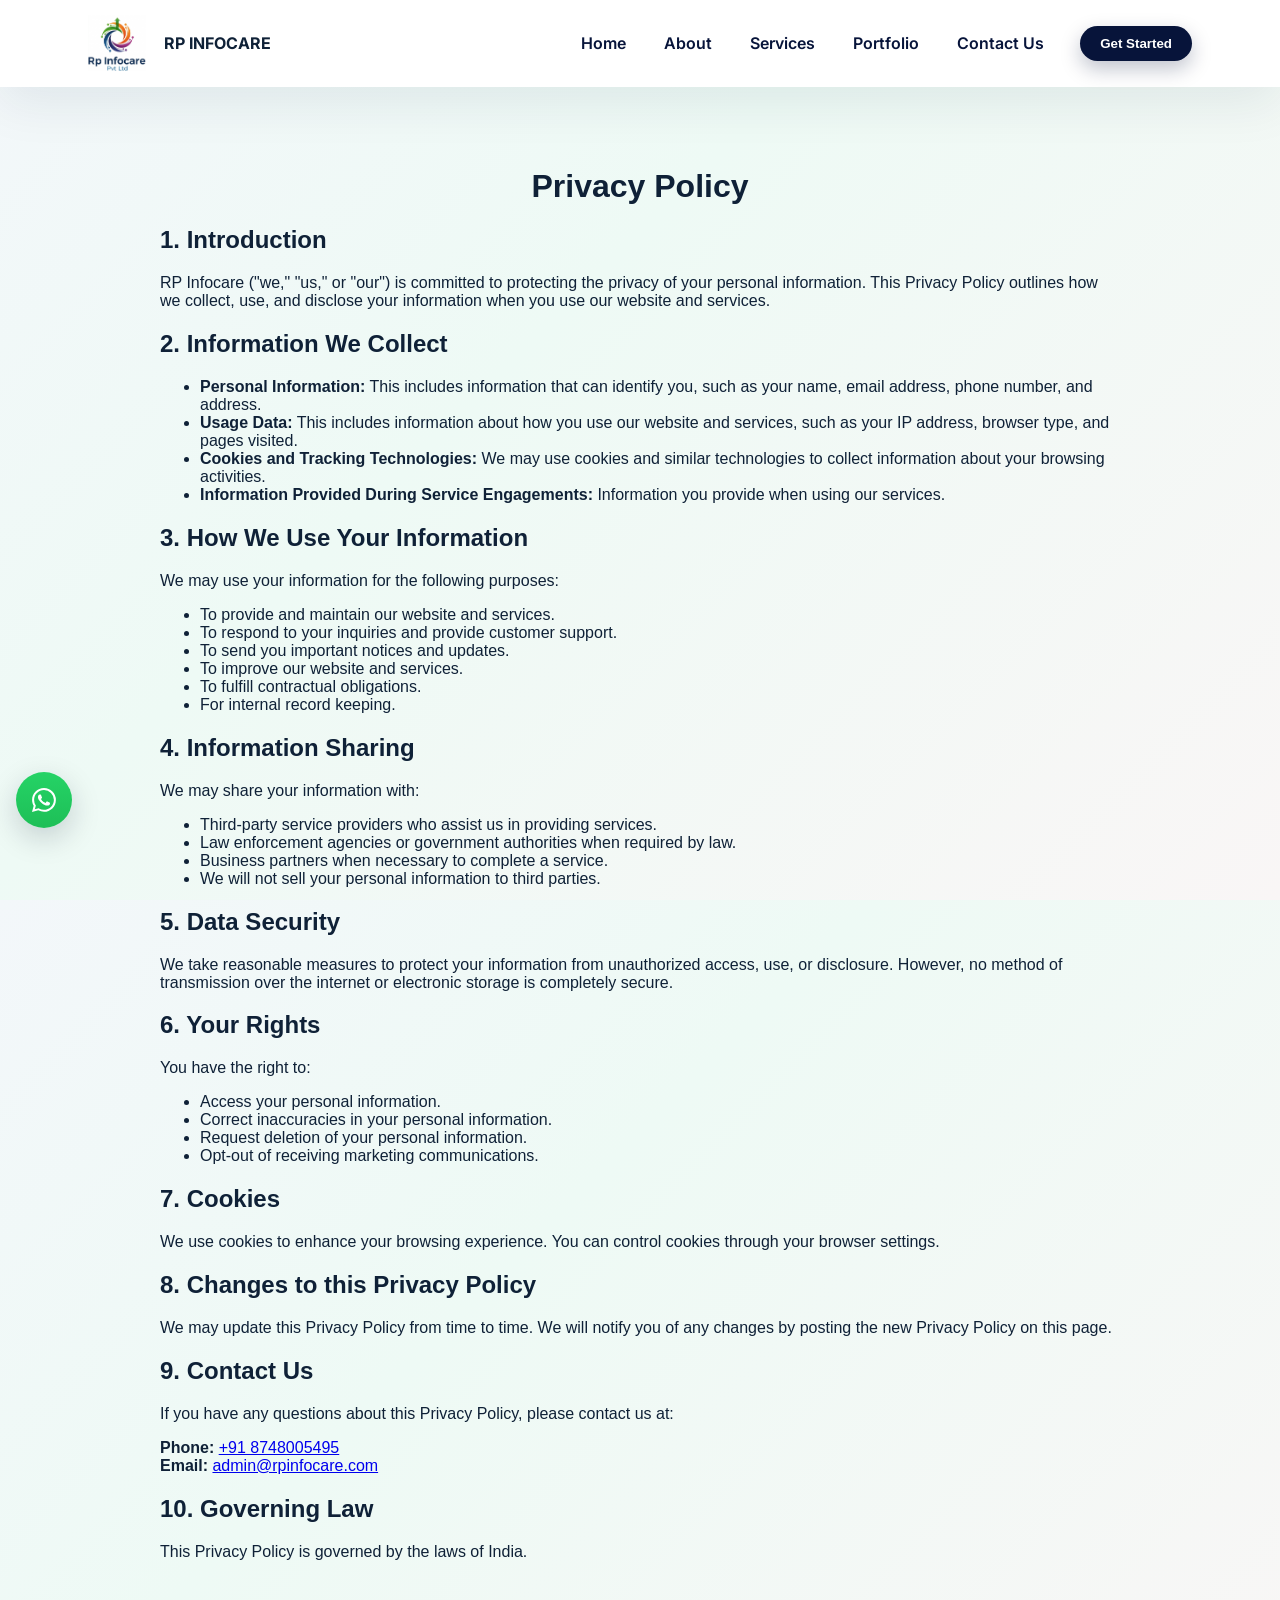
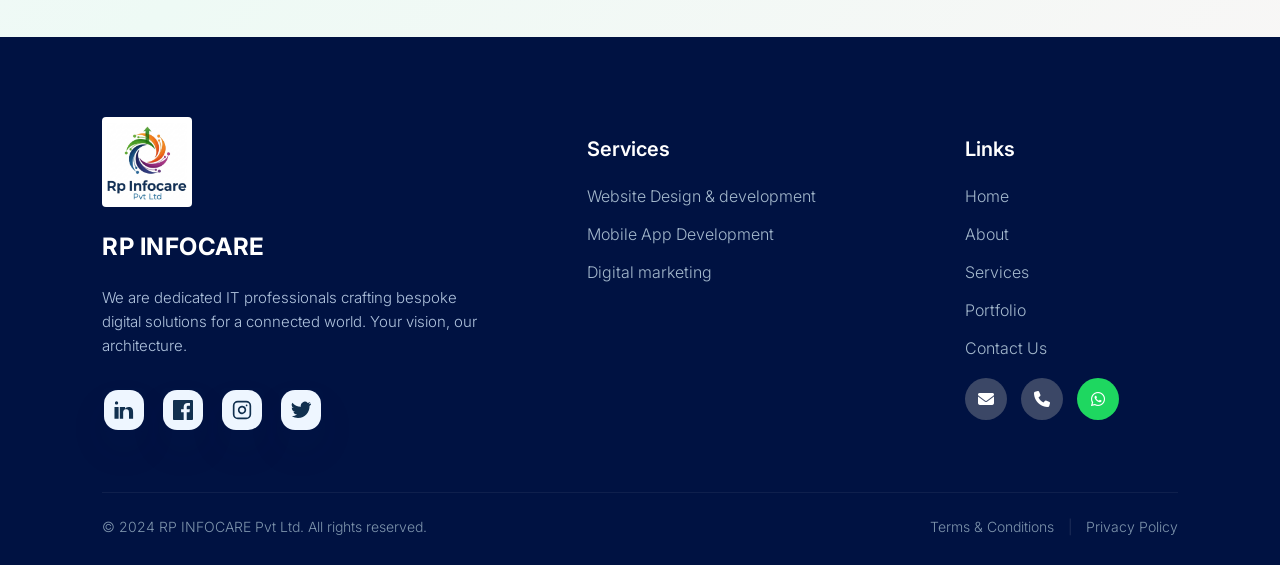
<file: privacy.html>
<!doctype html>
<html lang="en">
<head>
  <meta charset="utf-8" />
  <meta name="viewport" content="width=device-width, initial-scale=1" />
  <title>Privacy Policy - RP INFOCARE</title>
  <link rel="stylesheet" href="css/styles.css">
</head>
<body>
  <header class="site-header">
    <div class="container nav-row">
      <a class="brand" href="index.html">
        <img src="assets/rpinfocare-logo.png" alt="RP InfoCare logo">
      </a>
      <h4>RP INFOCARE</h4>
      <nav class="main-nav" id="mainNav">
        <ul>
          <li><a href="index.html">Home</a></li>
          <li><a href="about.html">About</a></li>
          <li><a href="services.html">Services</a></li>
          <li><a href="portfolio.html">Portfolio</a></li>
          <li><a href="contact.html">Contact Us</a></li>
        </ul>
      </nav>
      <button class="cta enquire">Get Started</button>
      <button class="nav-toggle" id="navToggle" aria-label="Toggle navigation">☰</button>
    </div>
  </header>
<div id="enquiryPopup" class="popup-overlay">
    <div class="popup-form">

        <span class="close-btn">&times;</span>

        <h2>Enquiry/Consult Form</h2>

        <form action="https://api.web3forms.com/submit" method="POST">

            <input type="hidden" name="access_key" value="d3450d68-0a4b-4a4b-9056-514d453a97d4">

            <input type="hidden" name="subject" value="New Website Enquiry/Consultation">

            <input
                type="text"
                name="name"
                placeholder="Full Name"
                required>

            <input
                type="tel"
                name="phone"
                placeholder="Phone Number"
                required>

            <input
                type="email"
                name="email"
                placeholder="Email Address"
                required>

            <textarea
                name="description"
                rows="5"
                placeholder="Describe your requirement..."
                required></textarea>

            <button type="submit" class="submit-btn">
                Submit Enquiry
            </button>

        </form>

    </div>
</div>

<script>
const enquiryBtn = document.querySelector('.enquire');
const popup = document.getElementById('enquiryPopup');
const closeBtn = document.querySelector('.close-btn');

enquiryBtn.addEventListener('click', function(){
    popup.style.display = 'flex';
});

closeBtn.addEventListener('click', function(){
    popup.style.display = 'none';
});

window.addEventListener('click', function(e){
    if(e.target === popup){
        popup.style.display = 'none';
    }
});
</script>
  <main style="padding: 60px 20px; font-family: 'Poppins', sans-serif; max-width: 1000px; margin: 0 auto;">
    <h1 style="text-align: center;">Privacy Policy</h1>

    <h2>1. Introduction</h2>
    <p>RP Infocare ("we," "us," or "our") is committed to protecting the privacy of your personal information. This Privacy Policy outlines how we collect, use, and disclose your information when you use our website and services.</p>

    <h2>2. Information We Collect</h2>
    <ul>
      <li><strong>Personal Information:</strong> This includes information that can identify you, such as your name, email address, phone number, and address.</li>
      <li><strong>Usage Data:</strong> This includes information about how you use our website and services, such as your IP address, browser type, and pages visited.</li>
      <li><strong>Cookies and Tracking Technologies:</strong> We may use cookies and similar technologies to collect information about your browsing activities.</li>
      <li><strong>Information Provided During Service Engagements:</strong> Information you provide when using our services.</li>
    </ul>

    <h2>3. How We Use Your Information</h2>
    <p>We may use your information for the following purposes:</p>
    <ul>
      <li>To provide and maintain our website and services.</li>
      <li>To respond to your inquiries and provide customer support.</li>
      <li>To send you important notices and updates.</li>
      <li>To improve our website and services.</li>
      <li>To fulfill contractual obligations.</li>
      <li>For internal record keeping.</li>
    </ul>

    <h2>4. Information Sharing</h2>
    <p>We may share your information with:</p>
    <ul>
      <li>Third-party service providers who assist us in providing services.</li>
      <li>Law enforcement agencies or government authorities when required by law.</li>
      <li>Business partners when necessary to complete a service.</li>
      <li>We will not sell your personal information to third parties.</li>
    </ul>

    <h2>5. Data Security</h2>
    <p>We take reasonable measures to protect your information from unauthorized access, use, or disclosure. However, no method of transmission over the internet or electronic storage is completely secure.</p>

    <h2>6. Your Rights</h2>
    <p>You have the right to:</p>
    <ul>
      <li>Access your personal information.</li>
      <li>Correct inaccuracies in your personal information.</li>
      <li>Request deletion of your personal information.</li>
      <li>Opt-out of receiving marketing communications.</li>
    </ul>

    <h2>7. Cookies</h2>
    <p>We use cookies to enhance your browsing experience. You can control cookies through your browser settings.</p>

    <h2>8. Changes to this Privacy Policy</h2>
    <p>We may update this Privacy Policy from time to time. We will notify you of any changes by posting the new Privacy Policy on this page.</p>

    <h2>9. Contact Us</h2>
    <p>If you have any questions about this Privacy Policy, please contact us at:</p>
    <p><strong>Phone:</strong> <a href="tel:+918748005495">+91 8748005495</a><br>
    <strong>Email:</strong> <a href="mailto:admin@rpinfocare.com">admin@rpinfocare.com</a></p>

    <h2>10. Governing Law</h2>
    <p>This Privacy Policy is governed by the laws of India.</p>
  </main>

 <footer>
    <link rel="preconnect" href="https://fonts.googleapis.com">
  <link rel="preconnect" href="https://fonts.gstatic.com" crossorigin>
  <link href="https://fonts.googleapis.com/css2?family=Inter:wght@400;500;600;700&display=swap" rel="stylesheet">
  <link rel="stylesheet" href="https://cdnjs.cloudflare.com/ajax/libs/font-awesome/6.4.0/css/all.min.css">
  
  <section class="rp-footer-section">
    <div class="footer-container">
        
        <div class="footer-brand">
            <div class="logo-container">
                <img src="assets/rpinfocare-logo.png" alt="RP Infocare Logo" onerror="this.src='https://via.placeholder.com/80x80?text=Logo'">
            </div>
            <h2>RP INFOCARE</h2>
            <p>We are dedicated IT professionals crafting bespoke digital solutions for a connected world. Your vision, our architecture.</p>
            <div class="social-icons">
                <a class="social-link" href="https://www.linkedin.com/company/rp-infocare-pvt-ltd/?viewAsMember=true" target="_blank" rel="noopener noreferrer"><span class="social-icon"><svg viewBox="0 0 24 24" fill="currentColor" xmlns="http://www.w3.org/2000/svg"><path d="M4.98 3.5C4.98 4.6 4.12 5.5 3.05 5.5C1.98 5.5 1.14 4.6 1.14 3.5C1.14 2.4 1.98 1.5 3.05 1.5C4.12 1.5 4.98 2.4 4.98 3.5ZM.57 8.5H5.53V22.5H.57V8.5ZM8.69 8.5H13.31V10.48H13.38C13.99 9.42 15.46 8.28 17.66 8.28C22.34 8.28 22.92 11.28 22.92 15.28V22.5H18V15.98C18 13.84 17.96 11.12 14.68 11.12C11.36 11.12 11 13.49 11 15.72V22.5H6.98V8.5H8.69Z"/></svg></span></a>
                <a class="social-link" href="https://www.facebook.com/profile.php?id=61574782379507" target="_blank" rel="noopener noreferrer"><span class="social-icon"><svg viewBox="0 0 24 24" fill="currentColor" xmlns="http://www.w3.org/2000/svg"><path d="M22.675 0H1.325C.593 0 0 .594 0 1.326V22.676C0 23.407.593 24 1.325 24H12.82V14.706H9.692V11.076H12.82V8.412C12.82 5.31 14.69 3.66 17.518 3.66C18.86 3.66 20.052 3.756 20.385 3.797V7.03L18.302 7.031C16.787 7.031 16.47 7.73 16.47 8.75V11.076H20.268L19.777 14.706H16.47V24H22.675C23.407 24 24 23.407 24 22.675V1.326C24 .594 23.407 0 22.675 0Z"/></svg></span></a>
                <a class="social-link" href="https://www.instagram.com/rpinfocare/" target="_blank" rel="noopener noreferrer"><span class="social-icon"><svg viewBox="0 0 24 24" fill="none" stroke="currentColor" stroke-width="2" stroke-linecap="round" stroke-linejoin="round" xmlns="http://www.w3.org/2000/svg"><rect x="2" y="2" width="20" height="20" rx="5" ry="5"/><path d="M16 11.37A4 4 0 1 1 12.63 8 4 4 0 0 1 16 11.37z"/><line x1="17.5" y1="6.5" x2="17.51" y2="6.5"/></svg></span></a>
                <a class="social-link" href="https://x.com/rpinfoc?t=xRs2gh7v-P8qqdaFq-ifGQ&s=09" target="_blank" rel="noopener noreferrer"><span class="social-icon"><svg viewBox="0 0 24 24" fill="currentColor" xmlns="http://www.w3.org/2000/svg"><path d="M23.77 4.33c-.86.37-1.78.62-2.74.74a4.87 4.87 0 0 0 2.14-2.69 9.71 9.71 0 0 1-3.08 1.18 4.86 4.86 0 0 0-8.28 4.42A13.78 13.78 0 0 1 1.64 3.16 4.86 4.86 0 0 0 3.18 9.7a4.82 4.82 0 0 1-2.2-.61v.06a4.86 4.86 0 0 0 3.9 4.76 4.88 4.88 0 0 1-2.19.08 4.86 4.86 0 0 0 4.54 3.37A9.74 9.74 0 0 1 .96 19.43a13.74 13.74 0 0 0 7.45 2.18c8.94 0 13.83-7.41 13.83-13.83 0-.21 0-.42-.01-.63a9.86 9.86 0 0 0 2.41-2.52z"/></svg></span></a>
            </div>
        </div>

        <div class="footer-links">
            <h3>Services</h3>
            <ul>
                <li><a href="web-design.html">Website Design & development</a></li>
                <li><a href="mobile-app-development.html">Mobile App Development</a></li>
                <li><a href="digital-marketing.html">Digital marketing</a></li>
            </ul>
        </div>

        <div class="footer-links">
            <h3>Links</h3>
            <ul>
                <li><a href="index.html">Home</a></li>
                <li><a href="about.html">About</a></li>
                <li><a href="services.html">Services</a></li>
                <li><a href="portfolio.html">Portfolio</a></li>
                <li><a href="contact.html">Contact Us</a></li>
            </ul>
            <div class="social-row">
                <a href="mailto:admin@rpinfocare.com" class="icon-circle brand-gmail"><i class="fa-solid fa-envelope"></i></a>
                <a href="tel:918748005495" class="icon-circle brand-phone"><i class="fa-solid fa-phone"></i></a>
                <a href="https://wa.me/918748005495" class="icon-circle brand-whatsapp"><i class="fa-brands fa-whatsapp"></i></a>
            </div>
        </div>

    </div>

    <div class="footer-divider"></div>
    
    <div class="footer-bottom">
        <div class="copyright-text">
            &copy; 2024 RP INFOCARE Pvt Ltd. All rights reserved.
        </div>
        <div class="legal-links">
            <a href="terms.html">Terms &amp; Conditions</a>
            <span class="legal-separator">|</span>
            <a href="privacy.html">Privacy Policy</a>
        </div>
    </div>

    <div class="mobile-footer-bar" aria-label="Mobile action bar">
        <a href="#" id="enquiryBtn" class="footer-action footer-action-book" aria-label="Enquiry Now">
            <i class="fa-solid fa-calendar-days"></i>
            <span>Enquiry Now</span>
        </a>

        <div id="enquiryPopup" class="popup-overlay">
            <div class="popup-form">
                <span class="close-btn">&times;</span>
                <h2>Enquiry/Consult Form</h2>
                <form action="https://api.web3forms.com/submit" method="POST">
                    <input type="hidden" name="access_key" value="d3450d68-0a4b-4a4b-9056-514d453a97d4">
                    <input type="hidden" name="subject" value="New Website Enquiry/Consultation">

                    <input type="text" name="name" placeholder="Full Name" required>
                    <input type="tel" name="phone" placeholder="Phone Number" required>
                    <input type="email" name="email" placeholder="Email Address" required>
                    <textarea name="description" rows="5" placeholder="Describe your requirement..." required></textarea>

                    <button type="submit" class="submit-btn">Submit Enquiry</button>
                </form>
            </div>
        </div>

        <script>
        const enquiryBtn1 = document.getElementById('enquiryBtn');
        const popup1 = document.getElementById('enquiryPopup');
        const closeBtn1 = document.querySelector('.close-btn');

        enquiryBtn1.addEventListener('click', function(e) {
            e.preventDefault();
            popup1.style.display = 'flex';
        });

        closeBtn1.addEventListener('click', function() {
            popup1.style.display = 'none';
        });

        window.addEventListener('click', function(e) {
            if (e.target === popup1) {
                popup1.style.display = 'none';
            }
        });
        </script>

        <a href="tel:+918748005495" class="footer-action footer-action-call" aria-label="Call Now">
            <i class="fa-solid fa-phone"></i>
            <span>Call Now</span>
        </a>
        <a href="https://wa.me/918748005495" class="footer-action footer-action-whatsapp" aria-label="WhatsApp">
            <i class="fa-brands fa-whatsapp"></i>
            <span>WhatsApp</span>
        </a>
    </div>
  </section>
</footer>

<link rel="stylesheet" href="https://cdnjs.cloudflare.com/ajax/libs/font-awesome/6.4.0/css/all.min.css">
<link href="https://fonts.googleapis.com/css2?family=Inter:wght@300;400;600;700&display=swap" rel="stylesheet">

<style>
    .rp-footer-section {
        background-color: #001242;
        font-family: 'Inter', sans-serif;
        padding: 80px 8% 30px 8%;
        color: #b0c4de;
    }

    .rp-footer-section .footer-container {
        display: grid;
        grid-template-columns: 2fr 1.5fr 1fr;
        gap: 60px;
        max-width: 1200px;
        margin: 0 auto;
    }

    /* --- Brand Column --- */
    .rp-footer-section .logo-container {
        background-color: #ffffff;
        width: 90px;
        height: 90px;
        display: flex;
        align-items: center;
        justify-content: center;
        border-radius: 4px;
        margin-bottom: 25px;
        padding: 5px;
    }

    .rp-footer-section .logo-container img {
        max-width: 100%;
        max-height: 100%;
        object-fit: contain;
    }

    .rp-footer-section .footer-brand h2 {
        color: #ffffff;
        font-size: 24px;
        font-weight: 700;
        text-transform: uppercase;
        letter-spacing: 0.5px;
        margin-bottom: 25px;
    }

    .rp-footer-section .footer-brand p {
        font-size: 15px;
        line-height: 1.6;
        font-weight: 300;
        margin-bottom: 30px;
        max-width: 380px;
    }

    .rp-footer-section .social-icons {
        display: flex;
        gap: 15px;
    }

    /* --- Links/Services Columns --- */
    .rp-footer-section .footer-links h3 {
        color: #ffffff;
        font-size: 20px;
        font-weight: 600;
        margin-bottom: 25px;
    }

    .rp-footer-section .footer-links ul {
        list-style: none;
        padding: 0;
        margin: 0;
    }

    .rp-footer-section .footer-links ul li {
        margin-bottom: 18px;
    }

    .rp-footer-section .footer-links ul li a {
        color: #a3b8cc;
        text-decoration: none;
        font-size: 16px;
        font-weight: 300;
        transition: color 0.3s ease;
    }

    .rp-footer-section .footer-links ul li a:hover {
        color: #ffffff;
    }

    /* --- Centered Bottom Layout --- */
    .rp-footer-section .footer-divider {
        border-top: 1px solid rgba(255, 255, 255, 0.06);
        margin: 60px 0 25px 0;
    }

    .rp-footer-section .social-row {
        display: flex;
        gap: 14px;
        align-items: center;
        margin-top: 20px;
    }
    
    .rp-footer-section .icon-circle {
        width: 42px;
        height: 42px;
        border-radius: 50%;
        display: flex;
        align-items: center;
        justify-content: center;
        text-decoration: none;
        font-size: 16px;
        color: #ffffff;
        transition: transform 0.2s ease, opacity 0.2s ease;
    }

    .rp-footer-section .icon-circle:hover {
        transform: translateY(-2px);
        opacity: 0.9;
    }

    .rp-footer-section .icon-circle.brand-gmail { background-color: #3b4766; } 
    .rp-footer-section .icon-circle.brand-phone { background-color: #3b4766; } 
    .rp-footer-section .icon-circle.brand-whatsapp { background-color: #1ed760; } 

    /* New Bottom Navigation CSS Wrapper */
    .rp-footer-section .footer-bottom {
        display: flex;
        justify-content: space-between;
        align-items: center;
        flex-wrap: wrap;
        gap: 20px;
        font-size: 14px;
        font-weight: 300;
        color: #7e95ad;
    }

    .rp-footer-section .legal-links a {
        color: #7e95ad;
        text-decoration: none;
        transition: color 0.2s ease;
    }

    .rp-footer-section .legal-links a:hover {
        color: #ffffff;
    }

    .rp-footer-section .legal-separator {
        margin: 0 10px;
        color: rgba(255, 255, 255, 0.15);
    }

     .rp-footer-section .social-link {
        display: inline-flex;
        align-items: center;
        gap: 1px;
        padding: 2px 2px;
        border-radius: 6px;
       
        color: #11304f;
        text-decoration: none;
        box-shadow: 0 18px 40px rgba(6, 43, 77, 0.06);
        transition: transform 0.25s ease, box-shadow 0.25s ease;
      }

      .rp-footer-section .social-link:hover {
        transform: translateY(-3px);
        box-shadow: 0 24px 48px rgba(6, 43, 77, 0.1);
      }

      .rp-footer-section .social-icon {
        width: 40px;
        height: 40px;
        display: grid;
        place-items: center;
        border-radius: 14px;
        background: #eef6ff;
        flex-shrink: 0;
      }
    .rp-footer-section .social-icon svg {
        width: 20px;
        height: 20px;
    }
     .rp-footer-section .social-link span {
        font-size: 15px;
        font-weight: 700;
      } 

    .mobile-footer-bar {
        display: none;
        position: fixed;
        inset: auto 0 0 0;
        z-index: 1000;
        background: #07024b;
        border-top: 1px solid rgba(0, 0, 0, 0.08);
        box-shadow: 0 -8px 30px rgba(0, 0, 0, 0.12);
    }

    .footer-action {
        display: inline-flex;
        align-items: center;
        justify-content: center;
        gap: 10px;
        flex: 2 1 0;
        min-height: 46px;
        padding: 12px 10px;
        color: #ffffff;
        font-size: 13px;
        font-weight: 700;
        text-decoration: none;
        text-align: center;
    }

    .footer-action i {
        font-size: 18px;
    }

    /* --- Mobile Responsive Rules --- */
    @media (max-width: 960px) {
        .footer-bottom { 
            margin-bottom: 70px; 
            flex-direction: column;
            text-align: center;
        }
        .mobile-footer-bar { display: flex; }
        .rp-footer-section .footer-container {
            grid-template-columns: 1fr;
            gap: 40px;
        }
        .rp-footer-section {
            padding: 50px 5% 25px 5%;
        }
    }
    @media (min-width: 961px) {
        .mobile-footer-bar { display: none; }
    }
</style>
  <!-- Floating contact widgets -->
  <a href="https://wa.me/918748005495?text=Hello%20there" class="floating-icon floating-whatsapp" style="bottom: 8% !important;"target="_blank" rel="noopener noreferrer" aria-label="Chat on WhatsApp" title="Chat on WhatsApp">
    <svg xmlns="http://www.w3.org/2000/svg" width="16" height="16" fill="currentColor" class="bi bi-whatsapp" viewBox="0 0 16 16">
  <path d="M13.601 2.326A7.85 7.85 0 0 0 7.994 0C3.627 0 .068 3.558.064 7.926c0 1.399.366 2.76 1.057 3.965L0 16l4.204-1.102a7.9 7.9 0 0 0 3.79.965h.004c4.368 0 7.926-3.558 7.93-7.93A7.9 7.9 0 0 0 13.6 2.326zM7.994 14.521a6.6 6.6 0 0 1-3.356-.92l-.24-.144-2.494.654.666-2.433-.156-.251a6.56 6.56 0 0 1-1.007-3.505c0-3.626 2.957-6.584 6.591-6.584a6.56 6.56 0 0 1 4.66 1.931 6.56 6.56 0 0 1 1.928 4.66c-.004 3.639-2.961 6.592-6.592 6.592m3.615-4.934c-.197-.099-1.17-.578-1.353-.646-.182-.065-.315-.099-.445.099-.133.197-.513.646-.627.775-.114.133-.232.148-.43.05-.197-.1-.836-.308-1.592-.985-.59-.525-.985-1.175-1.103-1.372-.114-.198-.011-.304.088-.403.087-.088.197-.232.296-.346.1-.114.133-.198.198-.33.065-.134.034-.248-.015-.347-.05-.099-.445-1.076-.612-1.47-.16-.389-.323-.335-.445-.34-.114-.007-.247-.007-.38-.007a.73.73 0 0 0-.529.247c-.182.198-.691.677-.691 1.654s.71 1.916.81 2.049c.098.133 1.394 2.132 3.383 2.992.47.205.84.326 1.129.418.475.152.904.129 1.246.08.38-.058 1.171-.48 1.338-.943.164-.464.164-.86.114-.943-.049-.084-.182-.133-.38-.232"/>
</svg>
  </a>

 
  <script src="js/script.js"></script>
</body>
</html>
</file>
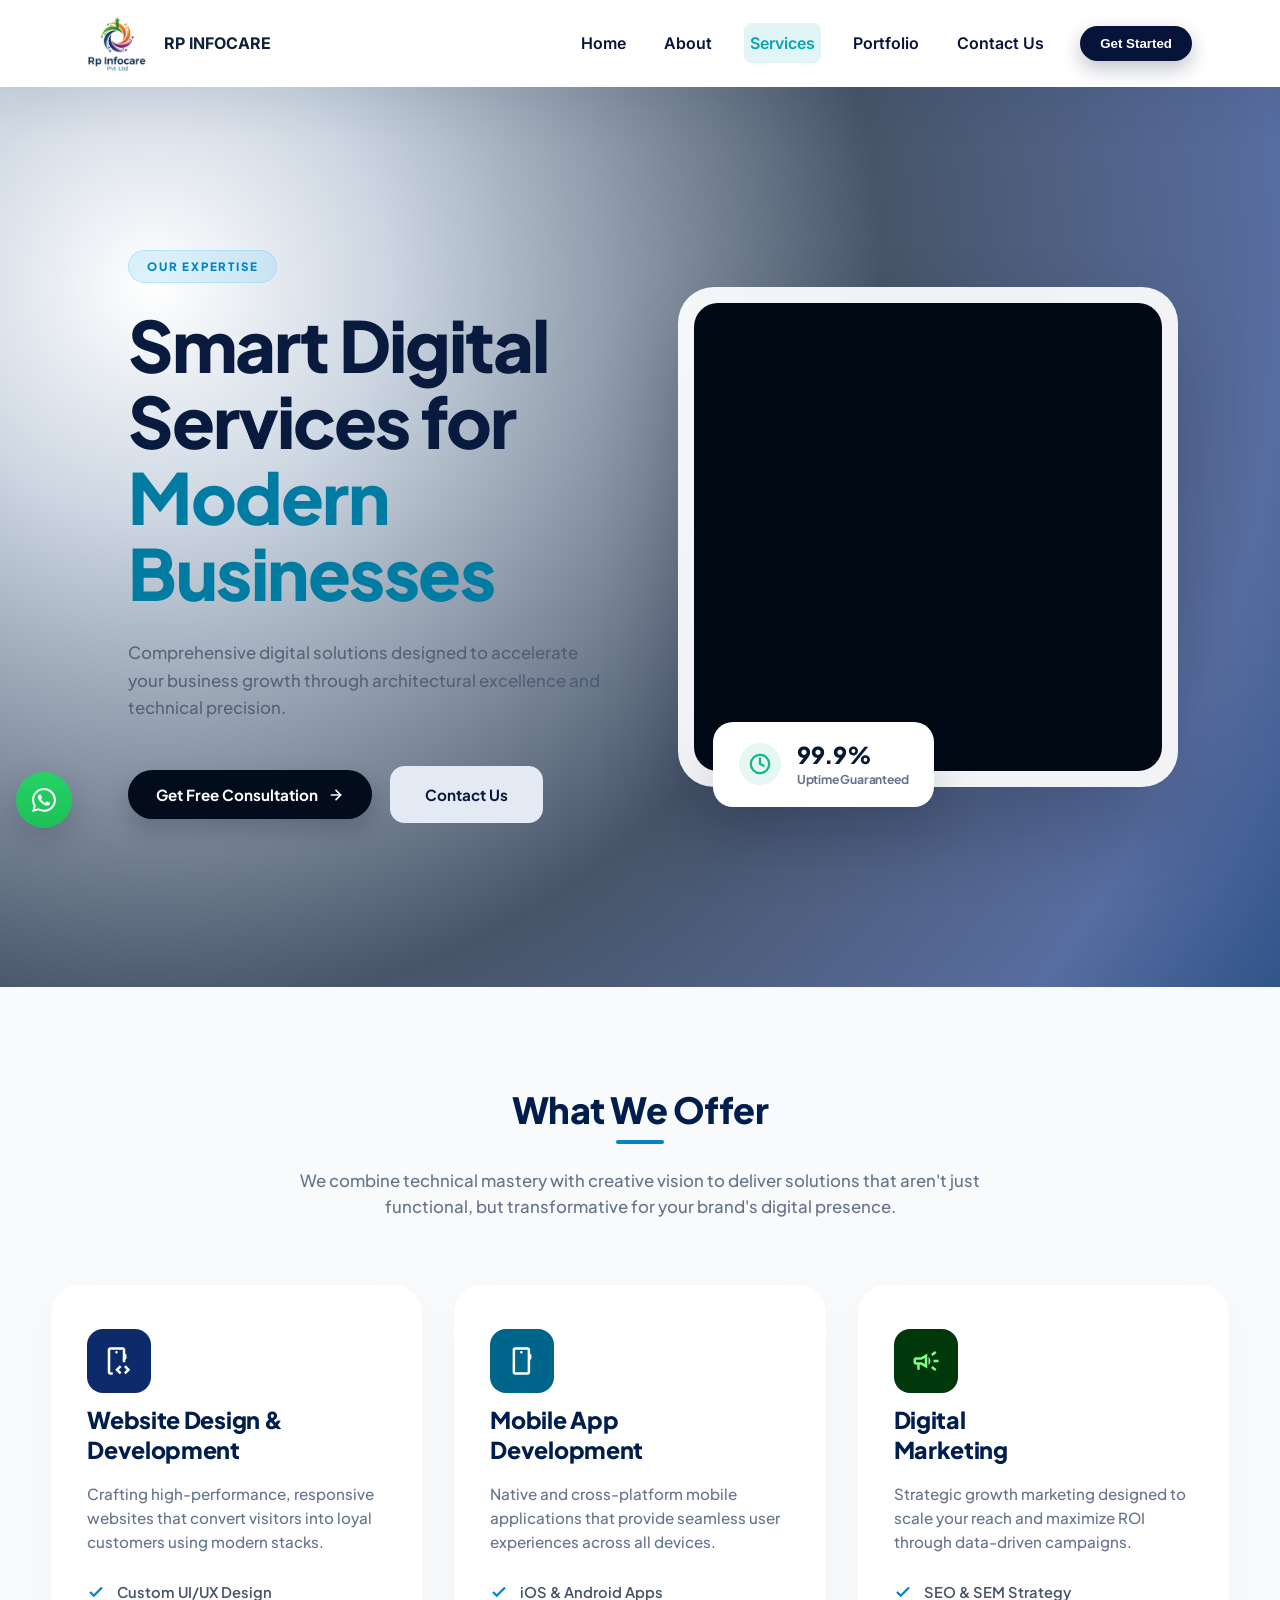
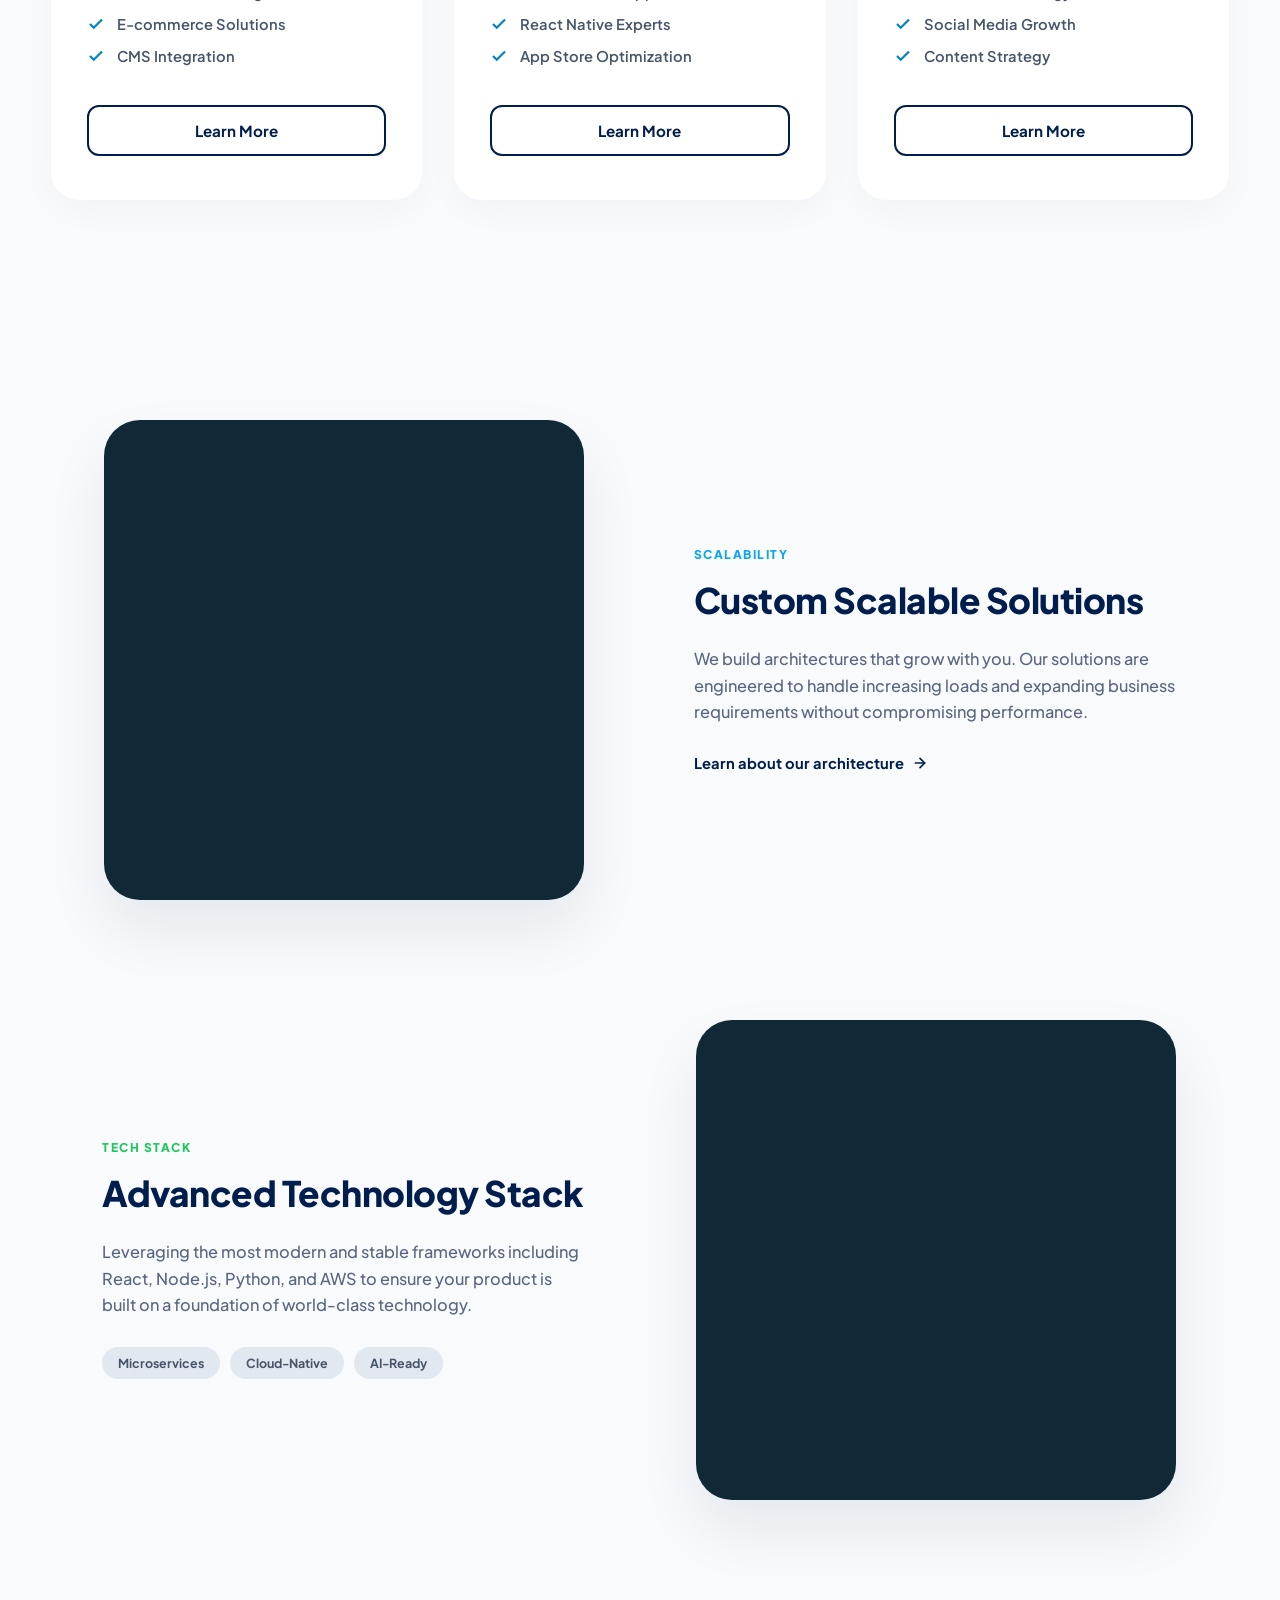
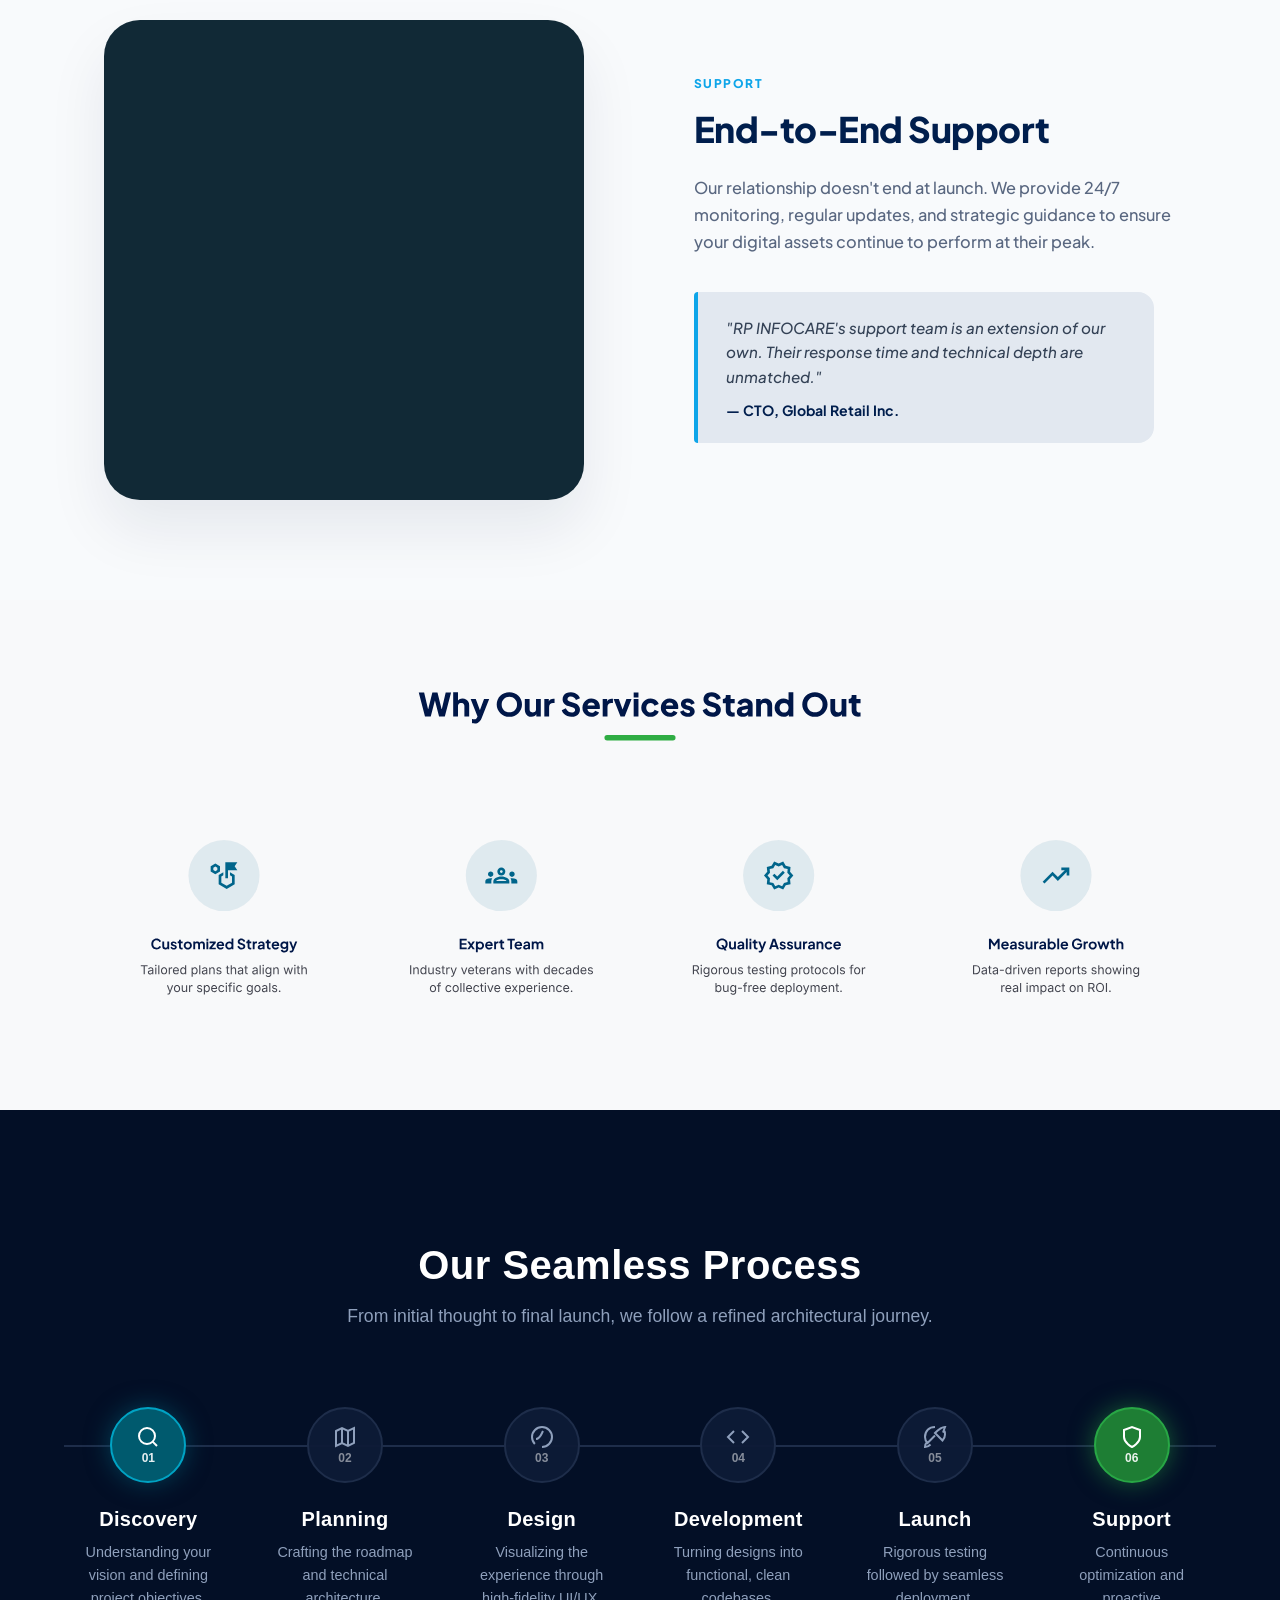
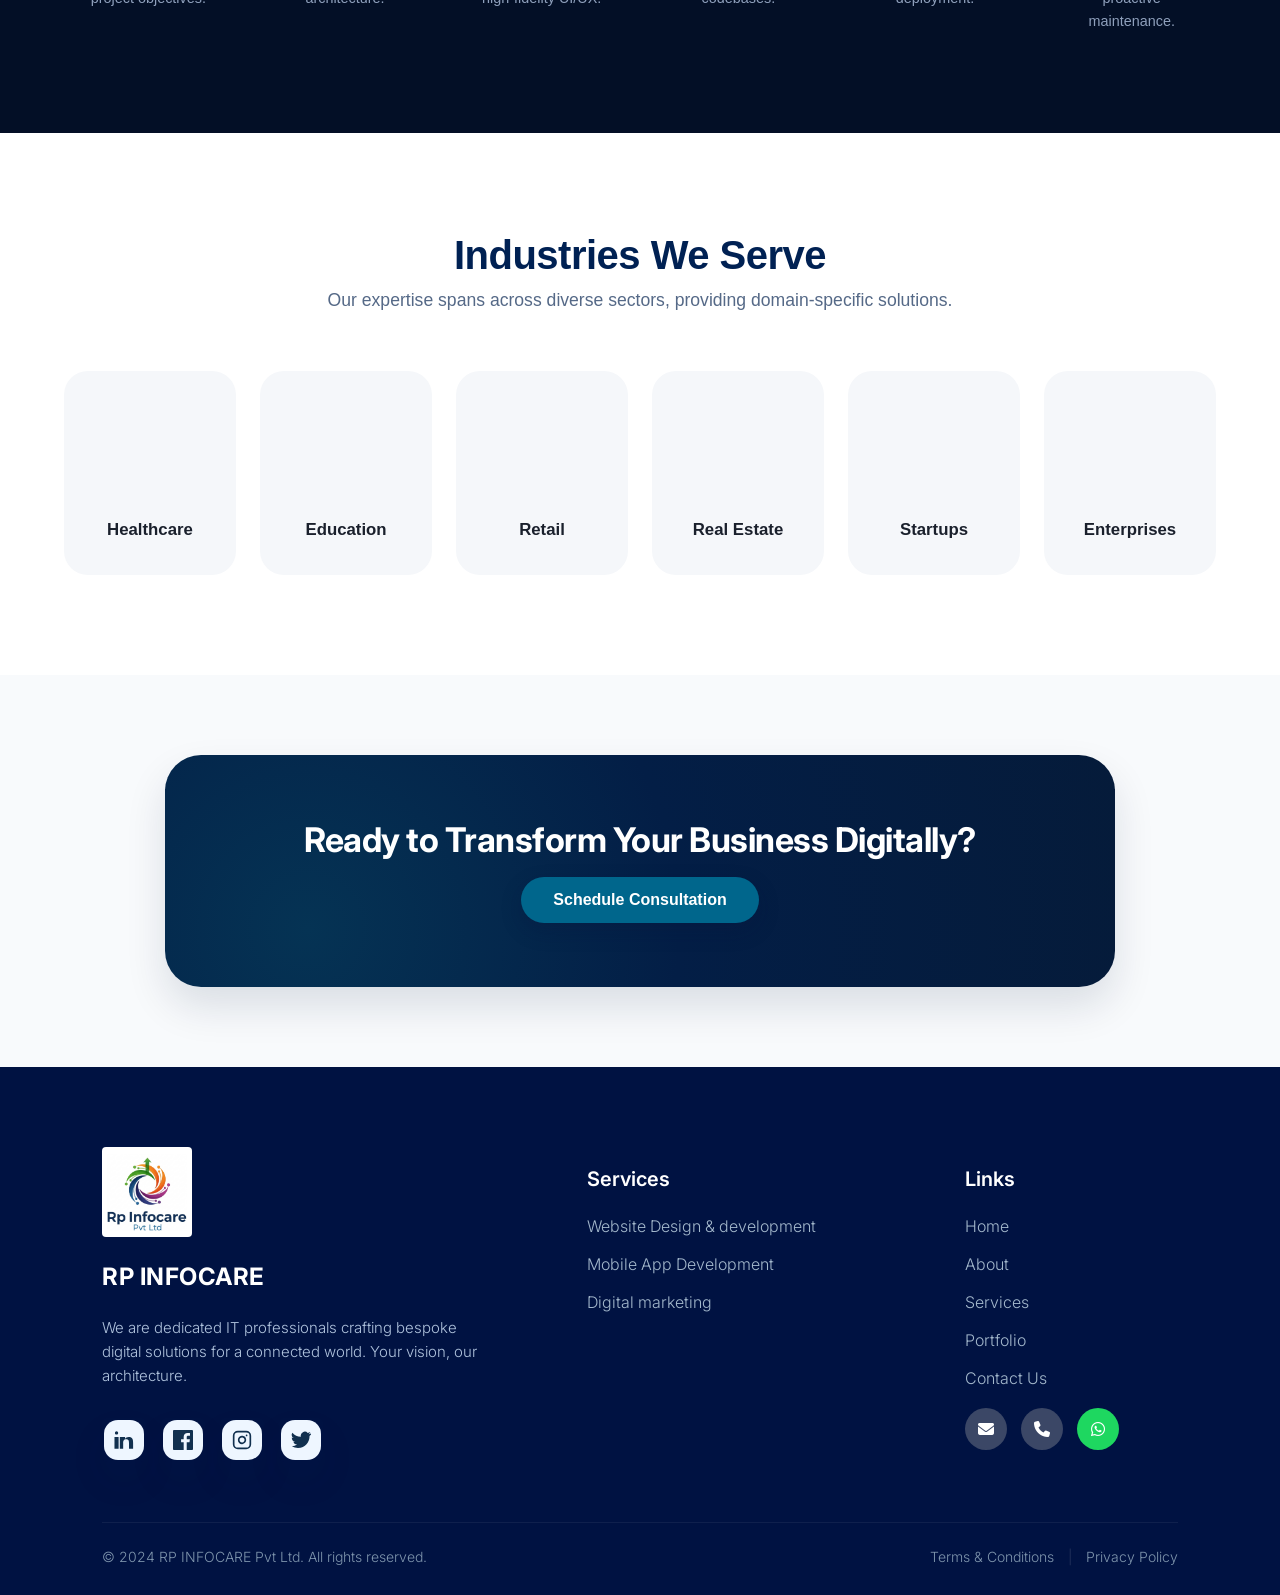
<file: services.html>
<!doctype html>
<html lang="en">
<head>
    <meta charset="utf-8" />
    <meta name="viewport" content="width=device-width,initial-scale=1" />
    <meta name="description" content="Welcome to RP Infocare, your trusted partner for innovative IT solutions, website development, mobile apps, and digital marketing services designed to grow your business.">
    <title>RP Infocare | Expert IT Solutions & Technology Services</title>
    
    <link rel="shortcut icon" href="https://www.rpinfocare.com/assets/rpinfocare-logo.png">
<link rel="icon" type="image/png" sizes="32x32" href="https://www.rpinfocare.com/assets/rpinfocare-logo.png">
<link rel="icon" type="image/png" sizes="16x16" href="https://www.rpinfocare.com/assets/rpinfocare-logo.png">
   <link rel="apple-touch-icon" sizes="180x180" href="https://www.rpinfocare.com/assets/rpinfocare-logo.png">
    <meta name="theme-color" content="#001242">
    <link rel="canonical" href="https://www.rpinfocare.com/services.html">
    <meta property="og:site_name" content="RP Infocare">
    <meta property="og:title" content="RP Infocare | Expert IT Solutions & Technology Services">
    <meta property="og:description" content="Welcome to RP Infocare, your trusted partner for innovative IT solutions, website development, mobile apps, and digital marketing services designed to grow your business.">
   <meta property="og:image" content="https://www.rpinfocare.com/assets/rpinfocare-logo.png">
    <meta property="og:url" content="https://www.rpinfocare.com/services.html">
    <meta name="twitter:card" content="summary_large_image">
    <meta name="twitter:image" content="https://www.rpinfocare.com/assets/rpinfocare-logo.png">
    <script type="application/ld+json">
      {
        "@context": "https://schema.org",
        "@type": "Organization",
        "name": "RP Infocare",
        "url": "https://www.rpinfocare.com/",
      "logo": "https://www.rpinfocare.com/assets/rpinfocare-logo.png",
        "description": "IT solutions, website development, mobile app development, software solutions, and digital marketing services.",
  "sameAs": [
    "https://www.instagram.com/rpinfocare/"
        ]
      }
    </script>
    <link href="https://fonts.googleapis.com/css2?family=Poppins:wght@300;400;600;700;800&family=Inter:wght@300;400;600&display=swap" rel="stylesheet">
    <link rel="stylesheet" href="css/styles.css">
</head>
<body>
  <header class="site-header">
    <div class="container nav-row">
      <a class="brand" href="index.html">
        <img src="assets/rpinfocare-logo.png" alt="RP InfoCare logo">
      </a>
      <h4> RP INFOCARE</h4>
      <nav class="main-nav" id="mainNav">
        <ul>
          <li><a href="index.html">Home</a></li>
          <li><a href="about.html">About</a></li>
          <li><a class="active" href="services.html">Services</a></li>
          <li><a href="portfolio.html">Portfolio</a></li>
          <li><a href="contact.html">Contact Us</a></li>
        </ul>
      </nav>
      <button class="cta enquire">Get Started</button>
      <button class="nav-toggle" id="navToggle" aria-label="Toggle navigation">☰</button>
   </div>
  </header>
<div id="enquiryPopup" class="popup-overlay">
    <div class="popup-form">

        <span class="close-btn">&times;</span>

        <h2>Enquiry/Consult Form</h2>

        <form action="https://api.web3forms.com/submit" method="POST">

            <input type="hidden" name="access_key" value="d3450d68-0a4b-4a4b-9056-514d453a97d4">

            <input type="hidden" name="subject" value="New Website Enquiry/Consultation">

            <input
                type="text"
                name="name"
                placeholder="Full Name"
                required>

            <input
                type="tel"
                name="phone"
                placeholder="Phone Number"
                required>

            <input
                type="email"
                name="email"
                placeholder="Email Address"
                required>

            <textarea
                name="description"
                rows="5"
                placeholder="Describe your requirement..."
                required></textarea>

            <button type="submit" class="submit-btn">
                Submit Enquiry
            </button>

        </form>

    </div>
</div>

<script>
const enquiryBtn = document.querySelector('.enquire');
const popup = document.getElementById('enquiryPopup');
const closeBtn = document.querySelector('.close-btn');

enquiryBtn.addEventListener('click', function(){
    popup.style.display = 'flex';
});

closeBtn.addEventListener('click', function(){
    popup.style.display = 'none';
});

window.addEventListener('click', function(e){
    if(e.target === popup){
        popup.style.display = 'none';
    }
});
</script>
  <main>
<section class="rp-hero-canvas-container">
    <link rel="preconnect" href="https://fonts.googleapis.com">
    <link rel="preconnect" href="https://fonts.gstatic.com" crossorigin>
    <link href="https://fonts.googleapis.com/css2?family=Plus+Jakarta+Sans:wght@400;500;600;700;800&display=swap" rel="stylesheet">

    <style>
        .rp-hero-canvas-container {
            /* Exact color metrics hex sampled directly from image layout workspace */
            --navy-base: #30548a;
            --text-heading-dark: #081a3d;
            --text-desc-muted: #6e7e96;
            --btn-blue-solid: #005a7a;
            --btn-grey-light: #e4eaf3;
            --pill-sky-light: #7dd3fc;
            
            width: 100%;
            min-height: 100vh;
            /* Precise duplication of the off-center backdrop smooth light-to-dark ambient radial wash */
            background: radial-gradient(circle at 12% 22%, #ffffff 0%, #cbd5e1 18%, #475569 55%, #586da0 85%, var(--navy-base) 100%);
            font-family: 'Plus Jakarta Sans', sans-serif;
            display: grid;
            grid-template-columns: 1fr 1fr;
            align-items: center;
            padding: 80px 8% 80px 10%; /* Recreating the signature wider left side alignment margin gutter */
            gap: 40px;
            box-sizing: border-box;
            overflow: hidden;
            position: relative;
        }

        .rp-hero-canvas-container * {
            box-sizing: border-box;
            margin: 0;
            padding: 0;
        }

        /* --- COLUMN ELEMENT LEFT: TYPOGRAPHY INTERFACE ARCHITECTURE --- */
        .rp-hero-canvas-container .hero-copy-column {
            display: flex;
            flex-direction: column;
            align-items: flex-start;
            z-index: 5;
        }

        /* Small structural category identifier top label badge */
        .rp-hero-canvas-container .badge-pill-micro {
            background-color: rgba(125, 211, 252, 0.25);
            color: #0284c7;
            font-size: 0.72rem;
            font-weight: 800;
            text-transform: uppercase;
            letter-spacing: 1.8px;
            padding: 8px 18px;
            border-radius: 20px;
            margin-bottom: 24px;
            display: inline-block;
            border: 1px solid rgba(125, 211, 252, 0.4);
        }

        /* Giant Display Primary Page Heading Title */
        .rp-hero-canvas-container .hero-primary-title {
            color: var(--text-heading-dark);
            font-size: 4.4rem;
            font-weight: 800;
            line-height: 1.08;
            letter-spacing: -2px;
            margin-bottom: 28px;
            max-width: 580px;
        }

        /* Cyan/Teal inline context accent string override text highlight styling */
        .rp-hero-canvas-container .hero-primary-title span {
            color: #007ba1;
            display: block;
            letter-spacing: -1.5px;
        }

        /* Blended lower description block copy text paragraph wrapper string */
        .rp-hero-canvas-container .hero-sub-paragraph {
            color: #4b586e;
            font-size: 1.05rem;
            line-height: 1.65;
            font-weight: 500;
            margin-bottom: 44px;
            max-width: 480px;
            opacity: 0.85;
        }

        /* Interactive operational control rows system layout wrapper container */
        .rp-hero-canvas-container .cta-action-group {
            display: flex;
            align-items: center;
            gap: 18px;
            width: 100%;
        }

        .rp-hero-canvas-container .cta-link-button {
            font-size: 0.95rem;
            font-weight: 700;
            text-decoration: none;
            padding: 18px 34px;
            border-radius: 14px;
            transition: all 0.25s ease-in-out;
            text-align: center;
            display: inline-block;
        }

        /* Solid filled Teal interactive system level selector button */
        .rp-hero-canvas-container .btn-variant-teal {
            background-color: var(--btn-blue-solid);
            color: #ffffff;
            border: 1px solid var(--btn-blue-solid);
            box-shadow: 0 8px 20px rgba(0, 90, 122, 0.2);
        }

        .rp-hero-canvas-container .btn-variant-teal:hover {
            background-color: #00749e;
            border-color: #00749e;
            transform: translateY(-2px);
        }

        /* Light grey subtle secondary accent interface fallback link node button */
        .rp-hero-canvas-container .btn-variant-slate {
            background-color: var(--btn-grey-light);
            color: var(--text-heading-dark);
            border: 1px solid var(--btn-grey-light);
        }

        .rp-hero-canvas-container .btn-variant-slate:hover {
            background-color: #f1f5f9;
            border-color: #f1f5f9;
            transform: translateY(-2px);
        }

        /* --- COLUMN ELEMENT RIGHT: PHOTO CANVAS & ABSOLUTE DATA FLOATER CARD --- */
        .rp-hero-canvas-container .hero-media-column {
            position: relative;
            width: 100%;
            display: flex;
            justify-content: flex-end;
            align-items: center;
        }

        /* Thick container frame box bounding modern telemetry display window asset */
        .rp-hero-canvas-container .graphic-viewport-frame {
            background-color: rgba(255, 255, 255, 0.92);
            padding: 16px;
            border-radius: 36px;
            width: 100%;
            max-width: 500px;
            aspect-ratio: 1 / 1;
            box-shadow: 0 40px 80px rgba(0, 12, 36, 0.18);
            display: flex;
            align-items: center;
            justify-content: center;
        }

        .rp-hero-canvas-container .inner-artwork-shell {
            width: 100%;
            height: 100%;
            border-radius: 24px;
            overflow: hidden;
            background-color: #010a14;
        }

        .rp-hero-canvas-container .inner-artwork-shell video {
            width: 100%;
            height: 100%;
            object-fit: cover;
            display: block;
        }

        /* Floating performance matrix indicator metric badge viewport block positioning */
        .rp-hero-canvas-container .uptime-stat-badge-floater {
            position: absolute;
            bottom: -20px;
            left: 40px;
            background-color: #ffffff;
            border-radius: 20px;
            padding: 20px 26px;
            display: flex;
            align-items: center;
            gap: 16px;
            box-shadow: 0 20px 45px rgba(0, 16, 48, 0.12);
            min-width: 220px;
            z-index: 10;
        }

        /* Mini speed gauge tracking circle icon wrapper design framework layout */
        .rp-hero-canvas-container .metric-gauge-icon-wrapper {
            width: 42px;
            height: 42px;
            background-color: #e6f7f3;
            border-radius: 50%;
            display: flex;
            align-items: center;
            justify-content: center;
            color: #10b981;
            flex-shrink: 0;
        }

        .rp-hero-canvas-container .metric-gauge-svg {
            width: 22px;
            height: 22px;
            fill: none;
            stroke: currentColor;
            stroke-width: 2.5;
            stroke-linecap: round;
            stroke-linejoin: round;
        }

        .rp-hero-canvas-container .metric-labels-stack h4 {
            color: #091833;
            font-size: 1.45rem;
            font-weight: 800;
            line-height: 1.1;
        }

        .rp-hero-canvas-container .metric-labels-stack p {
            color: #64748b;
            font-size: 0.76rem;
            font-weight: 700;
            margin-top: 3px;
            white-space: nowrap;
            letter-spacing: -0.2px;
        }

        /* --- RESPONSIVE LAYOUT RESPONSIVENESS SYSTEM BREAKPOINTS --- */
        @media (max-width: 1140px) {
            .rp-hero-canvas-container .hero-primary-title {
                font-size: 3.5rem;
            }
        }

        @media (max-width: 992px) {
            .rp-hero-canvas-container {
                grid-template-columns: 1fr;
                padding: 100px 40px;
                gap: 70px;
            }
            .rp-hero-canvas-container .hero-copy-column {
                max-width: 100%;
                align-items: center;
                text-align: center;
            }
            .rp-hero-canvas-container .badge-pill-micro {
                align-self: center;
            }
            .rp-hero-canvas-container .hero-sub-paragraph {
                max-width: 600px;
            }
            .rp-hero-canvas-container .cta-action-group {
                justify-content: center;
            }
            .rp-hero-canvas-container .hero-media-column {
                justify-content: center;
                max-width: 480px;
                margin: 0 auto;
            }
            .rp-hero-canvas-container .uptime-stat-badge-floater {
                left: 50%;
                transform: translateX(-50%);
            }
        }

        @media (max-width: 480px) {
            .rp-hero-canvas-container {
                padding: 80px 20px;
            }
            .rp-hero-canvas-container .hero-primary-title {
                font-size: 2.5rem;
            }
            .rp-hero-canvas-container .cta-action-group {
                flex-direction: column;
                gap: 12px;
            }
            .rp-hero-canvas-container .cta-link-button {
                width: 100%;
            }
            .rp-hero-canvas-container .uptime-stat-badge-floater {
                width: 95%;
            }
        }
    </style>

    <div class="hero-copy-column">
        <span class="badge-pill-micro">Our Expertise</span>
        <h1 class="hero-primary-title">
            Smart Digital Services for <span>Modern Businesses</span>
        </h1>
        <p class="hero-sub-paragraph">
            Comprehensive digital solutions designed to accelerate your business growth through architectural excellence and technical precision.
        </p>
        <div class="cta-action-group">
             <a href="#" class="enquire" style="padding: 15px 28px; border-radius: 30px; font-size: 0.95rem; font-weight: 700; text-decoration: none; display: inline-flex; align-items: center; gap: 10px; background-color: #020C1B; color: #ffffff; box-shadow: 0 10px 22px rgba(2, 12, 27, 0.2); box-sizing: border-box;">
    Get Free Consultation
    <svg width="16" height="16" viewBox="0 0 24 24" fill="none" stroke="currentColor" stroke-width="2.5" stroke-linecap="round" stroke-linejoin="round">
        <line x1="5" y1="12" x2="19" y2="12"></line>
        <polyline points="12 5 19 12 12 19"></polyline>
    </svg>
</a>
            <a href="contact.html" class="cta-link-button btn-variant-slate">Contact Us</a>
        </div>
    </div>
   <div id="enquiryPopup" class="popup-overlay">
    <div class="popup-form">
        <span class="close-btn">&times;</span>

        <h2>Free Consultation</h2>

        <form>
            <input type="text" placeholder="Full Name" required>
            <input type="tel" placeholder="Phone Number" required>
            <input type="email" placeholder="Email Address" required>
            <textarea rows="4" placeholder="Description" required></textarea>

            <button type="submit" class="submit-btn">
                Submit
            </button>
        </form>
    </div>
</div>
            
                
<script>
document.addEventListener("DOMContentLoaded", function() {

    const popup = document.getElementById("enquiryPopup");

    document.querySelectorAll(".enquire").forEach(btn => {
        btn.addEventListener("click", function(e) {
            e.preventDefault();
            popup.style.display = "flex";
        });
    });

    document.querySelector(".close-btn").addEventListener("click", function() {
        popup.style.display = "none";
    });

    popup.addEventListener("click", function(e) {
        if (e.target === popup) {
            popup.style.display = "none";
        }
    });

});
</script> 
    <div class="hero-media-column">
        <div class="graphic-viewport-frame">
            <div class="inner-artwork-shell">
                <video autoplay muted loop playsinline>
        <source src="assets/S1.mp4" type="video/mp4">
    </video>
            </div>
        </div>
        
        <div class="uptime-stat-badge-floater">
            <div class="metric-gauge-icon-wrapper">
                <svg class="metric-gauge-svg" viewBox="0 0 24 24">
                    <path d="M12 22c5.523 0 10-4.477 10-10S17.523 2 12 2 2 6.477 2 12s4.477 10 10 10z"/>
                    <path d="M12 6v6l4 2"/>
                </svg>
            </div>
            <div class="metric-labels-stack">
                <h4>99.9%</h4>
                <p>Uptime Guaranteed</p>
            </div>
        </div>
    </div>
</section>

<section class="rp-services-section">
    <link rel="preconnect" href="https://fonts.googleapis.com">
    <link rel="preconnect" href="https://fonts.gstatic.com" crossorigin>
    <link href="https://fonts.googleapis.com/css2?family=Plus+Jakarta+Sans:wght@400;500;600;700;800&display=swap" rel="stylesheet">

    <style>
        /* Base Reset & Variables to match exact screenshot design specs */
        .rp-services-section {
            --bg-canvas: #f8fafc;
            --text-main-navy: #001e4d;
            --text-body-muted: #64748b;
            --accent-teal: #0284c7;
            --icon-blue-bg: #0b3c7a;
            --icon-teal-bg: #006699;
            --icon-green-bg: #004d1a;
            
            background-color: var(--bg-canvas);
            font-family: 'Plus Jakarta Sans', sans-serif;
            padding: 100px 4% 120px 4%;
            width: 100%;
            box-sizing: border-box;
        }

        .rp-services-section * {
            box-sizing: border-box;
            margin: 0;
            padding: 0;
        }

        /* --- HEADER REGION STYLING --- */
        .rp-services-section .section-header {
            text-align: center;
            max-width: 680px;
            margin: 0 auto 64px auto;
        }

        .rp-services-section .section-title {
            color: var(--text-main-navy);
            font-size: 2.25rem;
            font-weight: 800;
            letter-spacing: -0.5px;
            margin-bottom: 24px;
            position: relative;
            display: inline-block;
            padding-bottom: 12px;
        }

        /* Precision underline accent metric match */
        .rp-services-section .section-title::after {
            content: '';
            position: absolute;
            bottom: 0;
            left: 50%;
            transform: translateX(-50%);
            width: 48px;
            height: 3.5px;
            background-color: var(--accent-teal);
            border-radius: 2px;
        }

        .rp-services-section .section-subtitle {
            color: var(--text-body-muted);
            font-size: 1.05rem;
            line-height: 1.6;
            font-weight: 500;
        }

        /* --- 3-COLUMN CARD GRID STRUCTURE --- */
        .rp-services-section .services-grid {
            display: grid;
            grid-template-columns: repeat(3, 1fr);
            gap: 32px;
            max-width: 1200px;
            margin: 0 auto;
        }

        /* Individual Card Box Matrix Framework */
        .rp-services-section .service-card {
            background-color: #ffffff;
            border-radius: 28px;
            padding: 44px 36px;
            box-shadow: 0 10px 35px rgba(0, 20, 60, 0.03);
            display: flex;
            flex-direction: column;
            align-items: flex-start;
            transition: transform 0.3s ease, box-shadow 0.3s ease;
        }

        .rp-services-section .service-card:hover {
            transform: translateY(-4px);
            box-shadow: 0 16px 45px rgba(0, 20, 60, 0.06);
        }

        /* Unified Icon Container Layout Frame */
        .rp-services-section .card-icon-container {
            width: 56px;
            height: 56px;
            border-radius: 14px;
            display: flex;
            align-items: center;
            justify-content: center;
            color: #ffffff;
            margin-bottom: 28px;
        }

        /* Individual background matches based on unique category themes */
        .rp-services-section .icon-bg-blue { background-color: var(--icon-blue-bg); }
        .rp-services-section .icon-bg-teal { background-color: var(--icon-teal-bg); }
        .rp-services-section .icon-bg-green { background-color: var(--icon-green-bg); }

        .rp-services-section .card-icon-container svg {
            width: 26px;
            height: 26px;
            fill: none;
            stroke: currentColor;
            stroke-width: 2;
            stroke-linecap: round;
            stroke-linejoin: round;
        }

        .rp-services-section .card-title {
            color: var(--text-main-navy);
            font-size: 1.45rem;
            font-weight: 800;
            line-height: 1.3;
            margin-bottom: 16px;
            letter-spacing: -0.3px;
        }

        .rp-services-section .card-description {
            color: var(--text-body-muted);
            font-size: 0.95rem;
            line-height: 1.6;
            font-weight: 500;
            margin-bottom: 28px;
        }

        /* --- FEATURE CHECKLIST SYSTEM --- */
        .rp-services-section .card-feature-list {
            list-style: none;
            width: 100%;
            margin-bottom: 40px;
            display: flex;
            flex-direction: column;
            gap: 14px;
        }

        .rp-services-section .feature-item {
            display: flex;
            align-items: center;
            gap: 12px;
            color: #475569;
            font-size: 0.92rem;
            font-weight: 600;
        }

        .rp-services-section .checkmark-icon {
            width: 18px;
            height: 18px;
            color: var(--accent-teal);
            flex-shrink: 0;
        }

        /* --- CARD INTERACTIVE BUTTON FOOTER --- */
        .rp-services-section .card-action-btn {
            margin-top: auto;
            width: 100%;
            text-align: center;
            text-decoration: none;
            color: var(--text-main-navy);
            border: 2px solid var(--text-main-navy);
            padding: 14px 24px;
            border-radius: 12px;
            font-size: 0.95rem;
            font-weight: 700;
            transition: all 0.2s ease-in-out;
            display: inline-block;
        }

        .rp-services-section .card-action-btn:hover {
            background-color: var(--text-main-navy);
            color: #ffffff;
        }

        /* --- ACCESSIBLE SCREEN LAYOUT RESPONSIVENESS CAPABILITIES --- */
        @media (max-width: 1024px) {
            .rp-services-section .services-grid {
                grid-template-columns: repeat(2, 1fr);
                gap: 24px;
            }
        }

        @media (max-width: 768px) {
            .rp-services-section {
                padding: 60px 24px 80px 24px;
            }
            .rp-services-section .section-title {
                font-size: 1.85rem;
            }
            .rp-services-section .services-grid {
                grid-template-columns: 1fr;
                gap: 24px;
            }
            .rp-services-section .service-card {
                padding: 36px 28px;
            }
        }
    </style>

    <div class="section-header">
        <h2 class="section-title">What We Offer</h2>
        <p class="section-subtitle">
            We combine technical mastery with creative vision to deliver solutions that aren't just functional, but transformative for your brand's digital presence.
        </p>
    </div>

    <div class="services-grid">
        
        <div class="service-card">
            <div>
                <svg width="64" height="64" viewBox="0 0 64 64" fill="none" xmlns="http://www.w3.org/2000/svg">
<rect width="64" height="64" rx="16" fill="#0D2B6B"/>
<path d="M23.25 43.25V20.75V33.25C23.25 33.25 23.25 33.9792 23.25 35.4375C23.25 36.8958 23.25 38.6667 23.25 40.75V43.25ZM29.5 24.5C29.8542 24.5 30.151 24.3802 30.3906 24.1406C30.6302 23.901 30.75 23.6042 30.75 23.25C30.75 22.8958 30.6302 22.599 30.3906 22.3594C30.151 22.1198 29.8542 22 29.5 22C29.1458 22 28.849 22.1198 28.6094 22.3594C28.3698 22.599 28.25 22.8958 28.25 23.25C28.25 23.6042 28.3698 23.901 28.6094 24.1406C28.849 24.3802 29.1458 24.5 29.5 24.5ZM23.25 45.75C22.5625 45.75 21.974 45.5052 21.4844 45.0156C20.9948 44.526 20.75 43.9375 20.75 43.25V20.75C20.75 20.0625 20.9948 19.474 21.4844 18.9844C21.974 18.4948 22.5625 18.25 23.25 18.25H35.75C36.4375 18.25 37.026 18.4948 37.5156 18.9844C38.0052 19.474 38.25 20.0625 38.25 20.75V24.625C38.625 24.7708 38.9271 25 39.1562 25.3125C39.3854 25.625 39.5 25.9792 39.5 26.375V28.875C39.5 29.2708 39.3854 29.625 39.1562 29.9375C38.9271 30.25 38.625 30.4792 38.25 30.625V33.25H35.75V20.75H23.25V43.25H25.75V45.75H23.25ZM32.75 45.25L28.25 40.75L32.75 36.25L34.5 38.0312L31.7812 40.75L34.5 43.4688L32.75 45.25ZM38.75 45.25L37 43.4688L39.7188 40.75L37 38.0312L38.75 36.25L43.25 40.75L38.75 45.25Z" fill="white"/>
</svg>


            </div>
            <h3 class="card-title">Website Design &amp;<br>Development</h3>
            <p class="card-description">
                Crafting high-performance, responsive websites that convert visitors into loyal customers using modern stacks.
            </p>
            <ul class="card-feature-list">
                <li class="feature-item">
                    <svg class="checkmark-icon" viewBox="0 0 24 24" fill="none" stroke="currentColor" stroke-width="3"><polyline points="20 6 9 17 4 12"></polyline></svg>
                    Custom UI/UX Design
                </li>
                <li class="feature-item">
                    <svg class="checkmark-icon" viewBox="0 0 24 24" fill="none" stroke="currentColor" stroke-width="3"><polyline points="20 6 9 17 4 12"></polyline></svg>
                    E-commerce Solutions
                </li>
                <li class="feature-item">
                    <svg class="checkmark-icon" viewBox="0 0 24 24" fill="none" stroke="currentColor" stroke-width="3"><polyline points="20 6 9 17 4 12"></polyline></svg>
                    CMS Integration
                </li>
            </ul>
            <a href="web-design.html" class="card-action-btn">Learn More</a>
        </div>

        <div class="service-card">
            <div>
                <svg width="64" height="64" viewBox="0 0 64 64" fill="none" xmlns="http://www.w3.org/2000/svg">
<rect width="64" height="64" rx="16" fill="#00658B"/>
<path d="M25.125 45.75C24.4375 45.75 23.849 45.5052 23.3594 45.0156C22.8698 44.526 22.625 43.9375 22.625 43.25V20.75C22.625 20.0625 22.8698 19.474 23.3594 18.9844C23.849 18.4948 24.4375 18.25 25.125 18.25H37.625C38.3125 18.25 38.901 18.4948 39.3906 18.9844C39.8802 19.474 40.125 20.0625 40.125 20.75V24.625C40.5 24.7708 40.8021 25 41.0312 25.3125C41.2604 25.625 41.375 25.9792 41.375 26.375V28.875C41.375 29.2708 41.2604 29.625 41.0312 29.9375C40.8021 30.25 40.5 30.4792 40.125 30.625V43.25C40.125 43.9375 39.8802 44.526 39.3906 45.0156C38.901 45.5052 38.3125 45.75 37.625 45.75H25.125ZM25.125 43.25H37.625V20.75H25.125V43.25ZM25.125 43.25V20.75V43.25ZM31.375 24.5C31.7292 24.5 32.026 24.3802 32.2656 24.1406C32.5052 23.901 32.625 23.6042 32.625 23.25C32.625 22.8958 32.5052 22.599 32.2656 22.3594C32.026 22.1198 31.7292 22 31.375 22C31.0208 22 30.724 22.1198 30.4844 22.3594C30.2448 22.599 30.125 22.8958 30.125 23.25C30.125 23.6042 30.2448 23.901 30.4844 24.1406C30.724 24.3802 31.0208 24.5 31.375 24.5Z" fill="white"/>
</svg>               

            </div>
            <h3 class="card-title">Mobile App<br>Development</h3>
            <p class="card-description">
                Native and cross-platform mobile applications that provide seamless user experiences across all devices.
            </p>
            <ul class="card-feature-list">
                <li class="feature-item">
                    <svg class="checkmark-icon" viewBox="0 0 24 24" fill="none" stroke="currentColor" stroke-width="3"><polyline points="20 6 9 17 4 12"></polyline></svg>
                    iOS &amp; Android Apps
                </li>
                <li class="feature-item">
                    <svg class="checkmark-icon" viewBox="0 0 24 24" fill="none" stroke="currentColor" stroke-width="3"><polyline points="20 6 9 17 4 12"></polyline></svg>
                    React Native Experts
                </li>
                <li class="feature-item">
                    <svg class="checkmark-icon" viewBox="0 0 24 24" fill="none" stroke="currentColor" stroke-width="3"><polyline points="20 6 9 17 4 12"></polyline></svg>
                    App Store Optimization
                </li>
            </ul>
            <a href="mobile-app-development.html" class="card-action-btn">Learn More</a>
        </div>

        <div class="service-card">
            <div >
                <svg width="64" height="64" viewBox="0 0 64 64" fill="none" xmlns="http://www.w3.org/2000/svg">
<rect width="64" height="64" rx="16" fill="#00380C"/>
<path d="M39.5 33.25V30.75H44.5V33.25H39.5ZM41 42L37 39L38.5 37L42.5 40L41 42ZM38.5 27L37 25L41 22L42.5 24L38.5 27ZM23.25 40.75V35.75H22C21.3125 35.75 20.724 35.5052 20.2344 35.0156C19.7448 34.526 19.5 33.9375 19.5 33.25V30.75C19.5 30.0625 19.7448 29.474 20.2344 28.9844C20.724 28.4948 21.3125 28.25 22 28.25H27L33.25 24.5V39.5L27 35.75H25.75V40.75H23.25ZM30.75 35.0625V28.9375L27.6875 30.75H22V33.25H27.6875L30.75 35.0625ZM34.5 36.1875V27.8125C35.0625 28.3125 35.5156 28.9219 35.8594 29.6406C36.2031 30.3594 36.375 31.1458 36.375 32C36.375 32.8542 36.2031 33.6406 35.8594 34.3594C35.5156 35.0781 35.0625 35.6875 34.5 36.1875Z" fill="#82FC87"/>
</svg>

            </div>
            <h3 class="card-title">Digital<br>Marketing</h3>
            <p class="card-description">
                Strategic growth marketing designed to scale your reach and maximize ROI through data-driven campaigns.
            </p>
            <ul class="card-feature-list">
                <li class="feature-item">
                    <svg class="checkmark-icon" viewBox="0 0 24 24" fill="none" stroke="currentColor" stroke-width="3"><polyline points="20 6 9 17 4 12"></polyline></svg>
                    SEO &amp; SEM Strategy
                </li>
                <li class="feature-item">
                    <svg class="checkmark-icon" viewBox="0 0 24 24" fill="none" stroke="currentColor" stroke-width="3"><polyline points="20 6 9 17 4 12"></polyline></svg>
                    Social Media Growth
                </li>
                <li class="feature-item">
                    <svg class="checkmark-icon" viewBox="0 0 24 24" fill="none" stroke="currentColor" stroke-width="3"><polyline points="20 6 9 17 4 12"></polyline></svg>
                    Content Strategy
                </li>
            </ul>
            <a href="digital-marketing.html" class="card-action-btn">Learn More</a>
        </div>

    </div>
</section>

<section class="rp-capabilities-container">
    <link rel="preconnect" href="https://fonts.googleapis.com">
    <link rel="preconnect" href="https://fonts.gstatic.com" crossorigin>
    <link href="https://fonts.googleapis.com/css2?family=Plus+Jakarta+Sans:wght@400;500;600;700;800&display=swap" rel="stylesheet">

    <style>
        .rp-capabilities-container {
            --bg-neutral-light: #f8fafc;
            --text-heading-navy: #001e4d;
            --text-body-slate: #596780;
            --accent-blue-sky: #0ea5e9;
            --accent-green-lime: #22c55e;
            
            background-color: var(--bg-neutral-light);
            font-family: 'Plus Jakarta Sans', sans-serif;
            padding: 100px 8%;
            width: 100%;
            box-sizing: border-box;
        }

        .rp-capabilities-container * {
            box-sizing: border-box;
            margin: 0;
            padding: 0;
        }

        /* --- ALTERNATING ZIG-ZAG GRID ENGINE --- */
        .rp-capabilities-container .capability-row-item {
            display: grid;
            grid-template-columns: 1fr 1fr;
            align-items: center;
            gap: 10%;
            margin-bottom: 120px;
        }

        .rp-capabilities-container .capability-row-item:last-child {
            margin-bottom: 0;
        }

        /* --- GRAPHIC MEDIA VIEWPORT BOXES --- */
        .rp-capabilities-container .media-wrapper-shell {
            width: 100%;
            max-width: 480px;
            aspect-ratio: 1 / 1;
            border-radius: 36px;
            overflow: hidden;
            background-color: #112936;
            box-shadow: 0 30px 60px rgba(0, 20, 60, 0.08);
            justify-self: center;
        }

        .rp-capabilities-container .media-wrapper-shell video {
            width: 100%;
            height: 100%;
            object-fit: cover;
            display: block;
        }

        /* --- CONTENT TEXT SEGMENTS --- */
        .rp-capabilities-container .content-text-block {
            display: flex;
            flex-direction: column;
            align-items: flex-start;
        }

        .rp-capabilities-container .category-pill-label {
            font-size: 0.75rem;
            text-transform: uppercase;
            letter-spacing: 1.5px;
            font-weight: 800;
            margin-bottom: 16px;
        }

        /* Unique category label color signatures sampled from mockup */
        .rp-capabilities-container .lbl-sky { color: var(--accent-blue-sky); }
        .rp-capabilities-container .lbl-green { color: var(--accent-green-lime); }

        .rp-capabilities-container .row-main-heading {
            color: var(--text-heading-navy);
            font-size: 2.2rem;
            font-weight: 800;
            line-height: 1.25;
            letter-spacing: -0.5px;
            margin-bottom: 24px;
        }

        .rp-capabilities-container .row-description-copy {
            color: var(--text-body-slate);
            font-size: 1.02rem;
            line-height: 1.65;
            font-weight: 500;
            margin-bottom: 28px;
        }

        /* --- ROW 1 SPECIFIC INLINE ARROW LINK --- */
        .rp-capabilities-container .interactive-arrow-link {
            color: var(--text-heading-navy);
            font-size: 0.92rem;
            font-weight: 700;
            text-decoration: none;
            display: flex;
            align-items: center;
            gap: 8px;
            transition: gap 0.2s ease;
        }

        .rp-capabilities-container .interactive-arrow-link:hover {
            gap: 12px;
        }

        .rp-capabilities-container .inline-link-svg {
            width: 16px;
            height: 16px;
            fill: none;
            stroke: currentColor;
            stroke-width: 2.5;
            stroke-linecap: round;
            stroke-linejoin: round;
        }

        /* --- ROW 2 SPECIFIC TECH BADGES SYSTEM --- */
        .rp-capabilities-container .tech-badge-row-panel {
            display: flex;
            flex-wrap: wrap;
            gap: 10px;
        }

        .rp-capabilities-container .micro-tech-badge {
            background-color: #e2e8f0;
            color: #475569;
            font-size: 0.78rem;
            font-weight: 700;
            padding: 8px 16px;
            border-radius: 20px;
        }

        /* --- ROW 3 SPECIFIC CORPORATE TESTIMONIAL SUITE --- */
        .rp-capabilities-container .testimonial-quote-shell {
            background-color: #e2e8f0;
            border-left: 4px solid var(--accent-blue-sky);
            border-radius: 4px 16px 16px 4px;
            padding: 24px 28px;
            width: 100%;
            max-width: 460px;
            margin-top: 8px;
        }

        .rp-capabilities-container .quote-text-string {
            color: #334155;
            font-style: italic;
            font-size: 0.95rem;
            line-height: 1.6;
            font-weight: 500;
            margin-bottom: 12px;
        }

        .rp-capabilities-container .quote-author-signature {
            color: var(--text-heading-navy);
            font-size: 0.88rem;
            font-weight: 700;
        }

        /* --- MOBILE LAYOUT BREAKPOINT FALLBACK ENGINE --- */
        @media (max-width: 992px) {
            .rp-capabilities-container {
                padding: 80px 40px;
            }
            .rp-capabilities-container .capability-row-item {
                grid-template-columns: 1fr;
                gap: 44px;
                margin-bottom: 80px;
            }
            /* Enforces identical text-to-image stack hierarchy structure on mobile screens */
            .rp-capabilities-container .capability-row-item:nth-child(even) .media-wrapper-shell {
                grid-row: 2;
            }
            .rp-capabilities-container .media-wrapper-shell {
                max-width: 380px;
            }
        }

        @media (max-width: 480px) {
            .rp-capabilities-container {
                padding: 60px 20px;
            }
            .rp-capabilities-container .row-main-heading {
                font-size: 1.75rem;
            }
        }
    </style>

    <div class="capability-row-item">
        <div class="media-wrapper-shell">
            <video autoplay muted loop playsinline>
        <source src="assets/S11.mp4" type="video/mp4">
    </video>
        </div>
        <div class="content-text-block">
            <span class="category-pill-label lbl-sky">Scalability</span>
            <h2 class="row-main-heading">Custom Scalable Solutions</h2>
            <p class="row-description-copy">
                We build architectures that grow with you. Our solutions are engineered to handle increasing loads and expanding business requirements without compromising performance.
            </p>
            <a href="#" class="interactive-arrow-link">
                Learn about our architecture
                <svg class="inline-link-svg" viewBox="0 0 24 24"><line x1="5" y1="12" x2="19" y2="12"></line><polyline points="12 5 19 12 12 19"></polyline></svg>
            </a>
        </div>
    </div>

    <div class="capability-row-item">
        <div class="content-text-block" style="grid-column: unset;">
            <span class="category-pill-label lbl-green">Tech Stack</span>
            <h2 class="row-main-heading">Advanced Technology Stack</h2>
            <p class="row-description-copy">
                Leveraging the most modern and stable frameworks including React, Node.js, Python, and AWS to ensure your product is built on a foundation of world-class technology.
            </p>
            <div class="tech-badge-row-panel">
                <span class="micro-tech-badge">Microservices</span>
                <span class="micro-tech-badge">Cloud-Native</span>
                <span class="micro-tech-badge">AI-Ready</span>
            </div>
        </div>
        <div class="media-wrapper-shell" style="grid-column: unset;">
            <video autoplay muted loop playsinline>
        <source src="assets/S12.mp4" type="video/mp4">
    </video>
        </div>
    </div>

    <div class="capability-row-item">
        <div class="media-wrapper-shell">
            <video autoplay muted loop playsinline>
        <source src="assets/S13.mp4" type="video/mp4">
    </video>
        </div>
        <div class="content-text-block">
            <span class="category-pill-label lbl-sky">Support</span>
            <h2 class="row-main-heading">End-to-End Support</h2>
            <p class="row-description-copy">
                Our relationship doesn't end at launch. We provide 24/7 monitoring, regular updates, and strategic guidance to ensure your digital assets continue to perform at their peak.
            </p>
            <div class="testimonial-quote-shell">
                <p class="quote-text-string">
                    "RP INFOCARE's support team is an extension of our own. Their response time and technical depth are unmatched."
                </p>
                <p class="quote-author-signature">— CTO, Global Retail Inc.</p>
            </div>
        </div>
    </div>
</section>


    <section>
      <svg width="1440" height="574" viewBox="0 0 1440 574" fill="none" xmlns="http://www.w3.org/2000/svg">
<rect width="1440" height="574" fill="#F8F9FA"/>
<path d="M478.116 131L471.096 104.18H477.144L482.436 126.644H480.816L486.396 104.18H492.156L497.736 126.644H496.116L501.408 104.18H507.456L500.436 131H493.956L488.34 109.4H490.212L484.596 131H478.116ZM509.832 131V103.748H515.232V115.232L514.584 114.368C515.04 113.192 515.778 112.322 516.798 111.758C517.818 111.194 519.012 110.912 520.38 110.912C521.868 110.912 523.17 111.224 524.286 111.848C525.402 112.472 526.272 113.342 526.896 114.458C527.52 115.574 527.832 116.876 527.832 118.364V131H522.432V119.516C522.432 118.748 522.282 118.088 521.982 117.536C521.682 116.984 521.262 116.552 520.722 116.24C520.182 115.928 519.552 115.772 518.832 115.772C518.136 115.772 517.512 115.928 516.96 116.24C516.408 116.552 515.982 116.984 515.682 117.536C515.382 118.088 515.232 118.748 515.232 119.516V131H509.832ZM534.096 138.92C533.52 138.92 532.962 138.872 532.422 138.776C531.882 138.68 531.408 138.524 531 138.308V133.88C531.336 133.976 531.732 134.06 532.188 134.132C532.644 134.204 533.064 134.24 533.448 134.24C534.504 134.24 535.26 133.994 535.716 133.502C536.172 133.01 536.544 132.452 536.832 131.828L538.164 128.768L538.092 133.268L529.452 111.344H535.248L540.972 126.932H538.812L544.536 111.344H550.332L541.908 132.836C541.38 134.18 540.732 135.308 539.964 136.22C539.196 137.132 538.326 137.81 537.354 138.254C536.382 138.698 535.296 138.92 534.096 138.92ZM573.012 131.432C570.996 131.432 569.124 131.084 567.396 130.388C565.668 129.692 564.162 128.714 562.878 127.454C561.594 126.194 560.592 124.724 559.872 123.044C559.152 121.364 558.792 119.54 558.792 117.572C558.792 115.604 559.146 113.78 559.854 112.1C560.562 110.42 561.558 108.956 562.842 107.708C564.126 106.46 565.632 105.488 567.36 104.792C569.088 104.096 570.972 103.748 573.012 103.748C575.052 103.748 576.936 104.096 578.664 104.792C580.392 105.488 581.898 106.46 583.182 107.708C584.466 108.956 585.462 110.42 586.17 112.1C586.878 113.78 587.232 115.604 587.232 117.572C587.232 119.54 586.872 121.364 586.152 123.044C585.432 124.724 584.43 126.194 583.146 127.454C581.862 128.714 580.356 129.692 578.628 130.388C576.9 131.084 575.028 131.432 573.012 131.432ZM573.012 126.392C574.236 126.392 575.37 126.176 576.414 125.744C577.458 125.312 578.376 124.706 579.168 123.926C579.96 123.146 580.572 122.216 581.004 121.136C581.436 120.056 581.652 118.868 581.652 117.572C581.652 116.276 581.436 115.094 581.004 114.026C580.572 112.958 579.96 112.028 579.168 111.236C578.376 110.444 577.458 109.838 576.414 109.418C575.37 108.998 574.236 108.788 573.012 108.788C571.788 108.788 570.654 108.998 569.61 109.418C568.566 109.838 567.648 110.444 566.856 111.236C566.064 112.028 565.452 112.958 565.02 114.026C564.588 115.094 564.372 116.276 564.372 117.572C564.372 118.868 564.588 120.056 565.02 121.136C565.452 122.216 566.064 123.146 566.856 123.926C567.648 124.706 568.566 125.312 569.61 125.744C570.654 126.176 571.788 126.392 573.012 126.392ZM597.852 131.432C596.268 131.432 594.918 131.09 593.802 130.406C592.686 129.722 591.84 128.768 591.264 127.544C590.688 126.32 590.4 124.892 590.4 123.26V111.344H595.8V122.828C595.8 123.572 595.95 124.226 596.25 124.79C596.55 125.354 596.976 125.792 597.528 126.104C598.08 126.416 598.704 126.572 599.4 126.572C600.12 126.572 600.75 126.416 601.29 126.104C601.83 125.792 602.25 125.354 602.55 124.79C602.85 124.226 603 123.572 603 122.828V111.344H608.4V131H603.36V127.112L603.648 127.976C603.192 129.152 602.454 130.022 601.434 130.586C600.414 131.15 599.22 131.432 597.852 131.432ZM612.36 131V111.344H617.4V116.06L617.04 115.376C617.472 113.72 618.186 112.598 619.182 112.01C620.178 111.422 621.36 111.128 622.728 111.128H623.88V115.808H622.188C620.868 115.808 619.8 116.21 618.984 117.014C618.168 117.818 617.76 118.952 617.76 120.416V131H612.36ZM642.888 131.432C641.208 131.432 639.63 131.126 638.154 130.514C636.678 129.902 635.406 129.032 634.338 127.904C633.27 126.776 632.472 125.444 631.944 123.908L636.516 121.856C637.188 123.32 638.118 124.472 639.306 125.312C640.494 126.152 641.808 126.572 643.248 126.572C644.016 126.572 644.676 126.452 645.228 126.212C645.78 125.972 646.212 125.642 646.524 125.222C646.836 124.802 646.992 124.304 646.992 123.728C646.992 123.104 646.8 122.57 646.416 122.126C646.032 121.682 645.432 121.328 644.616 121.064L639.36 119.336C637.224 118.64 635.616 117.65 634.536 116.366C633.456 115.082 632.916 113.54 632.916 111.74C632.916 110.156 633.306 108.764 634.086 107.564C634.866 106.364 635.958 105.428 637.362 104.756C638.766 104.084 640.38 103.748 642.204 103.748C643.812 103.748 645.3 104.024 646.668 104.576C648.036 105.128 649.218 105.908 650.214 106.916C651.21 107.924 651.96 109.136 652.464 110.552L647.928 112.604C647.424 111.356 646.668 110.378 645.66 109.67C644.652 108.962 643.5 108.608 642.204 108.608C641.46 108.608 640.8 108.728 640.224 108.968C639.648 109.208 639.204 109.55 638.892 109.994C638.58 110.438 638.424 110.948 638.424 111.524C638.424 112.148 638.628 112.694 639.036 113.162C639.444 113.63 640.056 113.996 640.872 114.26L646.02 115.916C648.18 116.612 649.794 117.584 650.862 118.832C651.93 120.08 652.464 121.604 652.464 123.404C652.464 124.964 652.056 126.35 651.24 127.562C650.424 128.774 649.302 129.722 647.874 130.406C646.446 131.09 644.784 131.432 642.888 131.432ZM665.496 131.432C663.408 131.432 661.596 130.97 660.06 130.046C658.524 129.122 657.336 127.88 656.496 126.32C655.656 124.76 655.236 123.032 655.236 121.136C655.236 119.168 655.674 117.416 656.55 115.88C657.426 114.344 658.608 113.132 660.096 112.244C661.584 111.356 663.264 110.912 665.136 110.912C666.696 110.912 668.076 111.158 669.276 111.65C670.476 112.142 671.49 112.832 672.318 113.72C673.146 114.608 673.776 115.634 674.208 116.798C674.64 117.962 674.856 119.228 674.856 120.596C674.856 120.98 674.838 121.358 674.802 121.73C674.766 122.102 674.7 122.42 674.604 122.684H659.88V118.724H671.544L668.988 120.596C669.228 119.564 669.216 118.646 668.952 117.842C668.688 117.038 668.226 116.402 667.566 115.934C666.906 115.466 666.096 115.232 665.136 115.232C664.2 115.232 663.396 115.46 662.724 115.916C662.052 116.372 661.548 117.044 661.212 117.932C660.876 118.82 660.744 119.9 660.816 121.172C660.72 122.276 660.852 123.248 661.212 124.088C661.572 124.928 662.124 125.582 662.868 126.05C663.612 126.518 664.512 126.752 665.568 126.752C666.528 126.752 667.35 126.56 668.034 126.176C668.718 125.792 669.252 125.264 669.636 124.592L673.956 126.644C673.572 127.604 672.966 128.444 672.138 129.164C671.31 129.884 670.332 130.442 669.204 130.838C668.076 131.234 666.84 131.432 665.496 131.432ZM678.024 131V111.344H683.064V116.06L682.704 115.376C683.136 113.72 683.85 112.598 684.846 112.01C685.842 111.422 687.024 111.128 688.392 111.128H689.544V115.808H687.852C686.532 115.808 685.464 116.21 684.648 117.014C683.832 117.818 683.424 118.952 683.424 120.416V131H678.024ZM698.076 131L690.336 111.344H696.168L701.532 126.212H699.3L704.664 111.344H710.496L702.756 131H698.076ZM712.872 131V111.344H718.272V131H712.872ZM712.872 109.58V104.18H718.272V109.58H712.872ZM731.88 131.432C729.912 131.432 728.142 130.982 726.57 130.082C724.998 129.182 723.75 127.952 722.826 126.392C721.902 124.832 721.44 123.08 721.44 121.136C721.44 119.192 721.896 117.446 722.808 115.898C723.72 114.35 724.968 113.132 726.552 112.244C728.136 111.356 729.912 110.912 731.88 110.912C733.344 110.912 734.7 111.164 735.948 111.668C737.196 112.172 738.264 112.874 739.152 113.774C740.04 114.674 740.676 115.736 741.06 116.96L736.38 118.976C736.044 117.992 735.474 117.212 734.67 116.636C733.866 116.06 732.936 115.772 731.88 115.772C730.944 115.772 730.11 116 729.378 116.456C728.646 116.912 728.07 117.548 727.65 118.364C727.23 119.18 727.02 120.116 727.02 121.172C727.02 122.228 727.23 123.164 727.65 123.98C728.07 124.796 728.646 125.432 729.378 125.888C730.11 126.344 730.944 126.572 731.88 126.572C732.96 126.572 733.896 126.284 734.688 125.708C735.48 125.132 736.044 124.352 736.38 123.368L741.06 125.42C740.7 126.572 740.076 127.604 739.188 128.516C738.3 129.428 737.232 130.142 735.984 130.658C734.736 131.174 733.368 131.432 731.88 131.432ZM753.696 131.432C751.608 131.432 749.796 130.97 748.26 130.046C746.724 129.122 745.536 127.88 744.696 126.32C743.856 124.76 743.436 123.032 743.436 121.136C743.436 119.168 743.874 117.416 744.75 115.88C745.626 114.344 746.808 113.132 748.296 112.244C749.784 111.356 751.464 110.912 753.336 110.912C754.896 110.912 756.276 111.158 757.476 111.65C758.676 112.142 759.69 112.832 760.518 113.72C761.346 114.608 761.976 115.634 762.408 116.798C762.84 117.962 763.056 119.228 763.056 120.596C763.056 120.98 763.038 121.358 763.002 121.73C762.966 122.102 762.9 122.42 762.804 122.684H748.08V118.724H759.744L757.188 120.596C757.428 119.564 757.416 118.646 757.152 117.842C756.888 117.038 756.426 116.402 755.766 115.934C755.106 115.466 754.296 115.232 753.336 115.232C752.4 115.232 751.596 115.46 750.924 115.916C750.252 116.372 749.748 117.044 749.412 117.932C749.076 118.82 748.944 119.9 749.016 121.172C748.92 122.276 749.052 123.248 749.412 124.088C749.772 124.928 750.324 125.582 751.068 126.05C751.812 126.518 752.712 126.752 753.768 126.752C754.728 126.752 755.55 126.56 756.234 126.176C756.918 125.792 757.452 125.264 757.836 124.592L762.156 126.644C761.772 127.604 761.166 128.444 760.338 129.164C759.51 129.884 758.532 130.442 757.404 130.838C756.276 131.234 755.04 131.432 753.696 131.432ZM773.928 131.432C771.768 131.432 769.89 130.922 768.294 129.902C766.698 128.882 765.612 127.508 765.036 125.78L768.996 123.908C769.5 124.964 770.184 125.792 771.048 126.392C771.912 126.992 772.872 127.292 773.928 127.292C774.696 127.292 775.284 127.136 775.692 126.824C776.1 126.512 776.304 126.08 776.304 125.528C776.304 125.24 776.232 124.994 776.088 124.79C775.944 124.586 775.728 124.4 775.44 124.232C775.152 124.064 774.792 123.92 774.36 123.8L771.012 122.864C769.404 122.408 768.168 121.67 767.304 120.65C766.44 119.63 766.008 118.424 766.008 117.032C766.008 115.808 766.32 114.74 766.944 113.828C767.568 112.916 768.444 112.202 769.572 111.686C770.7 111.17 771.996 110.912 773.46 110.912C775.38 110.912 777.066 111.362 778.518 112.262C779.97 113.162 780.996 114.428 781.596 116.06L777.6 117.932C777.312 117.116 776.79 116.462 776.034 115.97C775.278 115.478 774.42 115.232 773.46 115.232C772.764 115.232 772.218 115.376 771.822 115.664C771.426 115.952 771.228 116.348 771.228 116.852C771.228 117.116 771.3 117.356 771.444 117.572C771.588 117.788 771.822 117.98 772.146 118.148C772.47 118.316 772.872 118.472 773.352 118.616L776.484 119.552C778.116 120.032 779.364 120.758 780.228 121.73C781.092 122.702 781.524 123.896 781.524 125.312C781.524 126.536 781.206 127.604 780.57 128.516C779.934 129.428 779.052 130.142 777.924 130.658C776.796 131.174 775.464 131.432 773.928 131.432ZM801.396 131.432C799.716 131.432 798.138 131.126 796.662 130.514C795.186 129.902 793.914 129.032 792.846 127.904C791.778 126.776 790.98 125.444 790.452 123.908L795.024 121.856C795.696 123.32 796.626 124.472 797.814 125.312C799.002 126.152 800.316 126.572 801.756 126.572C802.524 126.572 803.184 126.452 803.736 126.212C804.288 125.972 804.72 125.642 805.032 125.222C805.344 124.802 805.5 124.304 805.5 123.728C805.5 123.104 805.308 122.57 804.924 122.126C804.54 121.682 803.94 121.328 803.124 121.064L797.868 119.336C795.732 118.64 794.124 117.65 793.044 116.366C791.964 115.082 791.424 113.54 791.424 111.74C791.424 110.156 791.814 108.764 792.594 107.564C793.374 106.364 794.466 105.428 795.87 104.756C797.274 104.084 798.888 103.748 800.712 103.748C802.32 103.748 803.808 104.024 805.176 104.576C806.544 105.128 807.726 105.908 808.722 106.916C809.718 107.924 810.468 109.136 810.972 110.552L806.436 112.604C805.932 111.356 805.176 110.378 804.168 109.67C803.16 108.962 802.008 108.608 800.712 108.608C799.968 108.608 799.308 108.728 798.732 108.968C798.156 109.208 797.712 109.55 797.4 109.994C797.088 110.438 796.932 110.948 796.932 111.524C796.932 112.148 797.136 112.694 797.544 113.162C797.952 113.63 798.564 113.996 799.38 114.26L804.528 115.916C806.688 116.612 808.302 117.584 809.37 118.832C810.438 120.08 810.972 121.604 810.972 123.404C810.972 124.964 810.564 126.35 809.748 127.562C808.932 128.774 807.81 129.722 806.382 130.406C804.954 131.09 803.292 131.432 801.396 131.432ZM824.004 131.216C821.628 131.216 819.786 130.574 818.478 129.29C817.17 128.006 816.516 126.212 816.516 123.908V116.024H813.204V111.344H813.384C814.392 111.344 815.166 111.092 815.706 110.588C816.246 110.084 816.516 109.328 816.516 108.32V106.88H821.916V111.344H826.524V116.024H821.916V123.548C821.916 124.22 822.036 124.778 822.276 125.222C822.516 125.666 822.888 125.996 823.392 126.212C823.896 126.428 824.52 126.536 825.264 126.536C825.432 126.536 825.624 126.524 825.84 126.5C826.056 126.476 826.284 126.452 826.524 126.428V131C826.164 131.048 825.756 131.096 825.3 131.144C824.844 131.192 824.412 131.216 824.004 131.216ZM835.776 131.432C834.36 131.432 833.136 131.204 832.104 130.748C831.072 130.292 830.28 129.638 829.728 128.786C829.176 127.934 828.9 126.92 828.9 125.744C828.9 124.64 829.152 123.662 829.656 122.81C830.16 121.958 830.934 121.244 831.978 120.668C833.022 120.092 834.324 119.684 835.884 119.444L841.896 118.472V122.432L836.856 123.332C836.088 123.476 835.5 123.722 835.092 124.07C834.684 124.418 834.48 124.916 834.48 125.564C834.48 126.164 834.708 126.632 835.164 126.968C835.62 127.304 836.184 127.472 836.856 127.472C837.744 127.472 838.524 127.28 839.196 126.896C839.868 126.512 840.39 125.99 840.762 125.33C841.134 124.67 841.32 123.944 841.32 123.152V118.04C841.32 117.296 841.026 116.672 840.438 116.168C839.85 115.664 839.052 115.412 838.044 115.412C837.084 115.412 836.238 115.676 835.506 116.204C834.774 116.732 834.24 117.428 833.904 118.292L829.584 116.24C829.968 115.136 830.58 114.188 831.42 113.396C832.26 112.604 833.268 111.992 834.444 111.56C835.62 111.128 836.904 110.912 838.296 110.912C839.952 110.912 841.416 111.212 842.688 111.812C843.96 112.412 844.95 113.246 845.658 114.314C846.366 115.382 846.72 116.624 846.72 118.04V131H841.68V127.832L842.904 127.616C842.328 128.48 841.692 129.194 840.996 129.758C840.3 130.322 839.52 130.742 838.656 131.018C837.792 131.294 836.832 131.432 835.776 131.432ZM850.68 131V111.344H855.72V115.232L855.432 114.368C855.888 113.192 856.626 112.322 857.646 111.758C858.666 111.194 859.86 110.912 861.228 110.912C862.716 110.912 864.018 111.224 865.134 111.848C866.25 112.472 867.12 113.342 867.744 114.458C868.368 115.574 868.68 116.88 868.68 118.375V131H863.28V119.516C863.28 118.748 863.13 118.088 862.83 117.536C862.53 116.984 862.109 116.552 861.567 116.24C861.024 115.928 860.4 115.772 859.695 115.772C858.989 115.772 858.36 115.928 857.808 116.24C857.256 116.552 856.83 116.984 856.53 117.536C856.23 118.088 856.08 118.748 856.08 119.516V131H850.68ZM881.496 131.432C879.576 131.432 877.86 130.976 876.348 130.064C874.836 129.152 873.642 127.916 872.766 126.356C871.89 124.796 871.452 123.068 871.452 121.172C871.452 119.252 871.896 117.518 872.784 115.97C873.672 114.422 874.872 113.192 876.384 112.28C877.896 111.368 879.588 110.912 881.46 110.912C882.9 110.912 884.178 111.182 885.294 111.722C886.41 112.262 887.292 113.024 887.94 114.008L887.112 115.088V103.748H892.512V131H887.472V127.4L887.976 128.516C887.304 129.476 886.392 130.202 885.24 130.694C884.088 131.186 882.84 131.432 881.496 131.432ZM882.144 126.572C883.128 126.572 883.992 126.344 884.736 125.888C885.48 125.432 886.062 124.796 886.482 123.98C886.902 123.164 887.112 122.228 887.112 121.172C887.112 120.116 886.902 119.18 886.482 118.364C886.062 117.548 885.48 116.912 884.736 116.456C883.992 116 883.128 115.772 882.144 115.772C881.16 115.772 880.278 116.006 879.498 116.474C878.718 116.942 878.112 117.578 877.68 118.382C877.248 119.186 877.032 120.116 877.032 121.172C877.032 122.228 877.248 123.164 877.68 123.98C878.112 124.796 878.718 125.432 879.498 125.888C880.278 126.344 881.16 126.572 882.144 126.572ZM916.776 131.432C914.76 131.432 912.888 131.084 911.16 130.388C909.432 129.692 907.926 128.714 906.642 127.454C905.358 126.194 904.356 124.724 903.636 123.044C902.916 121.364 902.556 119.54 902.556 117.572C902.556 115.604 902.91 113.78 903.618 112.1C904.326 110.42 905.322 108.956 906.606 107.708C907.89 106.46 909.396 105.488 911.124 104.792C912.852 104.096 914.736 103.748 916.776 103.748C918.816 103.748 920.7 104.096 922.428 104.792C924.156 105.488 925.662 106.46 926.946 107.708C928.23 108.956 929.226 110.42 929.934 112.1C930.642 113.78 930.996 115.604 930.996 117.572C930.996 119.54 930.636 121.364 929.916 123.044C929.196 124.724 928.194 126.194 926.91 127.454C925.626 128.714 924.12 129.692 922.392 130.388C920.664 131.084 918.792 131.432 916.776 131.432ZM916.776 126.392C918 126.392 919.134 126.176 920.178 125.744C921.222 125.312 922.14 124.706 922.932 123.926C923.724 123.146 924.336 122.216 924.768 121.136C925.2 120.056 925.416 118.868 925.416 117.572C925.416 116.276 925.2 115.094 924.768 114.026C924.336 112.958 923.724 112.028 922.932 111.236C922.14 110.444 921.222 109.838 920.178 109.418C919.134 108.998 918 108.788 916.776 108.788C915.552 108.788 914.418 108.998 913.374 109.418C912.33 109.838 911.412 110.444 910.62 111.236C909.828 112.028 909.216 112.958 908.784 114.026C908.352 115.094 908.136 116.276 908.136 117.572C908.136 118.868 908.352 120.056 908.784 121.136C909.216 122.216 909.828 123.146 910.62 123.926C911.412 124.706 912.33 125.312 913.374 125.744C914.418 126.176 915.552 126.392 916.776 126.392ZM941.616 131.432C940.032 131.432 938.682 131.09 937.566 130.406C936.45 129.722 935.604 128.768 935.028 127.544C934.452 126.32 934.164 124.892 934.164 123.26V111.344H939.564V122.828C939.564 123.572 939.714 124.226 940.014 124.79C940.314 125.354 940.74 125.792 941.292 126.104C941.844 126.416 942.468 126.572 943.164 126.572C943.884 126.572 944.514 126.416 945.054 126.104C945.594 125.792 946.014 125.354 946.314 124.79C946.614 124.226 946.764 123.572 946.764 122.828V111.344H952.164V131H947.124V127.112L947.412 127.976C946.956 129.152 946.218 130.022 945.198 130.586C944.178 131.15 942.984 131.432 941.616 131.432ZM965.592 131.216C963.216 131.216 961.374 130.574 960.066 129.29C958.758 128.006 958.104 126.212 958.104 123.908V116.024H954.792V111.344H954.972C955.98 111.344 956.754 111.092 957.294 110.588C957.834 110.084 958.104 109.328 958.104 108.32V106.88H963.504V111.344H968.112V116.024H963.504V123.548C963.504 124.22 963.624 124.778 963.864 125.222C964.104 125.666 964.476 125.996 964.98 126.212C965.484 126.428 966.108 126.536 966.852 126.536C967.02 126.536 967.212 126.524 967.428 126.5C967.644 126.476 967.872 126.452 968.112 126.428V131C967.752 131.048 967.344 131.096 966.888 131.144C966.432 131.192 966 131.216 965.592 131.216Z" fill="#001748"/>
<rect x="680" y="152" width="80" height="6" rx="3" fill="#2FAD43"/>
<rect x="212" y="270" width="80" height="80" rx="40" fill="#00658B" fill-opacity="0.1"/>
<path d="M242.25 308.5L237 305.5V299.5L242.25 296.5L247.5 299.5V305.5L242.25 308.5ZM242.25 305.05L244.5 303.775V301.225L242.25 299.95L240 301.225V303.775L242.25 305.05ZM258.75 309.663V306.175L264 309.25V319.75L255 325L246 319.75V309.25L251.25 306.175V309.663L249 310.975V318.025L255 321.513L261 318.025V310.975L258.75 309.663ZM253.5 313V295H267L264 299.5L267 304H256.5V313H253.5Z" fill="#00658B"/>
<path d="M176.176 393.192C175.325 393.192 174.538 393.038 173.814 392.73C173.09 392.422 172.459 391.991 171.922 391.438C171.385 390.885 170.966 390.235 170.666 389.488C170.366 388.741 170.216 387.924 170.216 387.036C170.216 386.148 170.364 385.329 170.66 384.578C170.956 383.827 171.373 383.177 171.91 382.626C172.447 382.075 173.078 381.648 173.802 381.344C174.526 381.04 175.317 380.888 176.176 380.888C177.027 380.888 177.791 381.032 178.468 381.32C179.145 381.608 179.719 381.989 180.19 382.462C180.661 382.935 180.996 383.455 181.196 384.02L179.252 384.944C179.025 384.339 178.645 383.841 178.112 383.452C177.579 383.063 176.933 382.868 176.176 382.868C175.429 382.868 174.771 383.044 174.2 383.396C173.629 383.748 173.186 384.235 172.87 384.856C172.554 385.477 172.396 386.204 172.396 387.036C172.396 387.865 172.554 388.593 172.87 389.22C173.186 389.847 173.629 390.335 174.2 390.686C174.771 391.037 175.429 391.212 176.176 391.212C176.933 391.212 177.579 391.018 178.112 390.63C178.645 390.242 179.025 389.745 179.252 389.14L181.196 390.064C180.996 390.627 180.661 391.145 180.19 391.618C179.719 392.091 179.145 392.472 178.468 392.76C177.791 393.048 177.027 393.192 176.176 393.192ZM185.888 393.192C185.211 393.192 184.625 393.043 184.13 392.744C183.635 392.445 183.257 392.029 182.994 391.494C182.731 390.959 182.6 390.337 182.6 389.628V384.304H184.7V389.448C184.7 389.811 184.773 390.129 184.92 390.404C185.067 390.679 185.274 390.892 185.542 391.044C185.81 391.196 186.115 391.272 186.456 391.272C186.805 391.272 187.113 391.195 187.378 391.042C187.643 390.889 187.85 390.672 187.998 390.392C188.146 390.112 188.22 389.784 188.22 389.408V384.304H190.32V393H188.34V391.288L188.504 391.592C188.301 392.123 187.969 392.522 187.506 392.79C187.043 393.058 186.504 393.192 185.888 393.192ZM195.576 393.192C194.651 393.192 193.845 392.97 193.158 392.526C192.471 392.082 191.997 391.483 191.736 390.728L193.308 389.984C193.537 390.467 193.851 390.847 194.25 391.124C194.649 391.401 195.091 391.54 195.576 391.54C195.96 391.54 196.264 391.457 196.488 391.29C196.712 391.123 196.824 390.897 196.824 390.612C196.824 390.441 196.779 390.3 196.688 390.188C196.597 390.076 196.476 389.98 196.324 389.9C196.172 389.82 196.003 389.755 195.816 389.704L194.392 389.304C193.659 389.096 193.104 388.771 192.728 388.33C192.352 387.889 192.164 387.369 192.164 386.772C192.164 386.239 192.3 385.773 192.572 385.376C192.844 384.979 193.223 384.669 193.708 384.446C194.193 384.223 194.747 384.112 195.368 384.112C196.189 384.112 196.916 384.309 197.548 384.704C198.18 385.099 198.627 385.652 198.888 386.364L197.3 387.108C197.151 386.716 196.9 386.404 196.548 386.172C196.196 385.94 195.799 385.824 195.356 385.824C195.004 385.824 194.726 385.903 194.522 386.06C194.318 386.217 194.216 386.427 194.216 386.688C194.216 386.848 194.259 386.985 194.344 387.1C194.429 387.215 194.551 387.311 194.708 387.388C194.865 387.465 195.043 387.533 195.24 387.592L196.64 388.008C197.357 388.219 197.909 388.539 198.294 388.97C198.679 389.401 198.872 389.924 198.872 390.54C198.872 391.065 198.733 391.527 198.456 391.924C198.179 392.321 197.795 392.632 197.304 392.856C196.813 393.08 196.237 393.192 195.576 393.192ZM204.464 393.096C203.48 393.096 202.718 392.826 202.178 392.286C201.638 391.746 201.368 390.988 201.368 390.012V386.164H199.868V384.304H200.028C200.455 384.304 200.785 384.19 201.018 383.962C201.251 383.734 201.368 383.407 201.368 382.98V382.32H203.468V384.304H205.476V386.164H203.468V389.892C203.468 390.188 203.519 390.437 203.62 390.64C203.721 390.843 203.882 390.996 204.102 391.1C204.322 391.204 204.6 391.256 204.936 391.256C205.013 391.256 205.103 391.251 205.204 391.24C205.305 391.229 205.407 391.219 205.508 391.208V393C205.356 393.024 205.184 393.046 204.992 393.066C204.8 393.086 204.624 393.096 204.464 393.096ZM211.272 393.192C210.421 393.192 209.647 392.995 208.95 392.602C208.253 392.209 207.697 391.669 207.284 390.984C206.871 390.299 206.664 389.52 206.664 388.648C206.664 387.771 206.87 386.992 207.282 386.312C207.694 385.632 208.248 385.095 208.944 384.702C209.64 384.309 210.416 384.112 211.272 384.112C212.128 384.112 212.902 384.308 213.594 384.7C214.286 385.092 214.837 385.628 215.248 386.308C215.659 386.988 215.864 387.768 215.864 388.648C215.864 389.523 215.657 390.303 215.242 390.988C214.827 391.673 214.274 392.212 213.582 392.604C212.89 392.996 212.12 393.192 211.272 393.192ZM211.272 391.272C211.744 391.272 212.16 391.16 212.52 390.936C212.88 390.712 213.164 390.401 213.372 390.004C213.58 389.607 213.684 389.155 213.684 388.648C213.684 388.141 213.58 387.693 213.372 387.302C213.164 386.911 212.88 386.602 212.52 386.374C212.16 386.146 211.744 386.032 211.272 386.032C210.8 386.032 210.382 386.146 210.018 386.374C209.654 386.602 209.367 386.911 209.158 387.302C208.949 387.693 208.844 388.141 208.844 388.648C208.844 389.155 208.949 389.607 209.158 390.004C209.367 390.401 209.654 390.712 210.018 390.936C210.382 391.16 210.8 391.272 211.272 391.272ZM217.448 393V384.304H219.428V386.308L219.2 385.984C219.355 385.355 219.674 384.885 220.158 384.576C220.642 384.267 221.209 384.112 221.86 384.112C222.569 384.112 223.197 384.297 223.742 384.666C224.287 385.035 224.64 385.527 224.8 386.14L224.2 386.192C224.469 385.491 224.87 384.969 225.402 384.626C225.934 384.283 226.548 384.112 227.244 384.112C227.86 384.112 228.411 384.251 228.896 384.528C229.381 384.805 229.765 385.191 230.046 385.684C230.327 386.177 230.468 386.748 230.468 387.396V393H228.368V387.896C228.368 387.509 228.299 387.179 228.16 386.904C228.021 386.629 227.828 386.415 227.58 386.262C227.332 386.109 227.036 386.032 226.692 386.032C226.359 386.032 226.065 386.109 225.81 386.262C225.555 386.415 225.358 386.63 225.218 386.906C225.078 387.182 225.008 387.512 225.008 387.896V393H222.908V387.896C222.908 387.509 222.839 387.179 222.7 386.904C222.561 386.629 222.368 386.415 222.12 386.262C221.872 386.109 221.576 386.032 221.232 386.032C220.896 386.032 220.601 386.109 220.348 386.262C220.095 386.415 219.898 386.63 219.758 386.906C219.618 387.182 219.548 387.512 219.548 387.896V393H217.448ZM232.232 393V384.304H234.332V393H232.232ZM232.232 383.32V381.08H234.332V383.32H232.232ZM235.516 393V391.3L240.576 385.448L240.896 386.164H235.74V384.304H242.756V386.004L237.796 391.868L237.476 391.14H242.776V393H235.516ZM248.092 393.192C247.196 393.192 246.411 392.989 245.738 392.584C245.065 392.179 244.541 391.631 244.168 390.94C243.795 390.249 243.608 389.48 243.608 388.632C243.608 387.76 243.799 386.985 244.182 386.306C244.565 385.627 245.082 385.092 245.734 384.7C246.386 384.308 247.121 384.112 247.94 384.112C248.615 384.112 249.213 384.223 249.734 384.444C250.255 384.665 250.697 384.973 251.058 385.366C251.419 385.759 251.695 386.211 251.884 386.72C252.073 387.229 252.168 387.776 252.168 388.36C252.168 388.515 252.161 388.671 252.146 388.828C252.131 388.985 252.105 389.125 252.068 389.248H245.348V387.648H250.876L249.88 388.392C249.984 387.901 249.963 387.464 249.818 387.08C249.673 386.696 249.437 386.392 249.11 386.168C248.783 385.944 248.393 385.832 247.94 385.832C247.495 385.832 247.103 385.943 246.766 386.164C246.429 386.385 246.172 386.706 245.996 387.126C245.82 387.546 245.751 388.053 245.788 388.648C245.743 389.187 245.814 389.659 246.002 390.066C246.19 390.473 246.467 390.789 246.834 391.014C247.201 391.239 247.628 391.352 248.116 391.352C248.593 391.352 248.999 391.251 249.334 391.048C249.669 390.845 249.933 390.576 250.128 390.24L251.824 391.06C251.653 391.476 251.386 391.845 251.022 392.166C250.658 392.487 250.227 392.739 249.73 392.92C249.233 393.101 248.687 393.192 248.092 393.192ZM257.804 393.192C256.964 393.192 256.212 392.991 255.548 392.59C254.884 392.189 254.36 391.643 253.976 390.954C253.592 390.265 253.4 389.497 253.4 388.652C253.4 387.796 253.594 387.026 253.982 386.342C254.37 385.658 254.895 385.115 255.558 384.714C256.221 384.313 256.965 384.112 257.792 384.112C258.456 384.112 259.046 384.242 259.562 384.502C260.078 384.762 260.485 385.124 260.784 385.588L260.46 386.032V380.888H262.56V393H260.58V391.32L260.796 391.736C260.497 392.211 260.082 392.572 259.55 392.82C259.018 393.068 258.436 393.192 257.804 393.192ZM258.036 391.272C258.508 391.272 258.926 391.16 259.29 390.936C259.654 390.712 259.94 390.402 260.148 390.006C260.356 389.61 260.46 389.159 260.46 388.652C260.46 388.145 260.356 387.694 260.148 387.298C259.94 386.902 259.654 386.592 259.29 386.368C258.926 386.144 258.508 386.032 258.036 386.032C257.567 386.032 257.145 386.146 256.77 386.374C256.395 386.602 256.103 386.911 255.894 387.302C255.685 387.693 255.58 388.143 255.58 388.652C255.58 389.159 255.685 389.61 255.894 390.006C256.103 390.402 256.395 390.712 256.768 390.936C257.141 391.16 257.564 391.272 258.036 391.272ZM271.784 393.192C271.035 393.192 270.337 393.054 269.69 392.778C269.043 392.502 268.489 392.115 268.026 391.618C267.563 391.121 267.221 390.543 267 389.884L268.812 389.092C269.105 389.783 269.523 390.321 270.066 390.706C270.609 391.091 271.221 391.284 271.904 391.284C272.288 391.284 272.621 391.223 272.902 391.102C273.183 390.981 273.403 390.813 273.56 390.598C273.717 390.383 273.796 390.131 273.796 389.84C273.796 389.485 273.692 389.194 273.484 388.966C273.276 388.738 272.961 388.559 272.54 388.428L270.252 387.692C269.329 387.399 268.631 386.966 268.158 386.394C267.685 385.822 267.448 385.144 267.448 384.36C267.448 383.675 267.617 383.071 267.954 382.55C268.291 382.029 268.761 381.621 269.364 381.328C269.967 381.035 270.657 380.888 271.436 380.888C272.151 380.888 272.807 381.013 273.406 381.262C274.005 381.511 274.519 381.857 274.95 382.3C275.381 382.743 275.701 383.265 275.912 383.868L274.12 384.664C273.888 384.072 273.537 383.613 273.066 383.286C272.595 382.959 272.053 382.796 271.44 382.796C271.077 382.796 270.757 382.856 270.478 382.976C270.199 383.096 269.984 383.267 269.832 383.49C269.68 383.713 269.604 383.971 269.604 384.264C269.604 384.595 269.711 384.887 269.924 385.14C270.137 385.393 270.46 385.588 270.892 385.724L273.08 386.416C274.035 386.717 274.75 387.141 275.226 387.688C275.702 388.235 275.94 388.907 275.94 389.704C275.94 390.384 275.763 390.987 275.41 391.512C275.057 392.037 274.569 392.449 273.948 392.746C273.327 393.043 272.605 393.192 271.784 393.192ZM281.68 393.096C280.696 393.096 279.934 392.826 279.394 392.286C278.854 391.746 278.584 390.988 278.584 390.012V386.164H277.084V384.304H277.244C277.671 384.304 278.001 384.19 278.234 383.962C278.467 383.734 278.584 383.407 278.584 382.98V382.32H280.684V384.304H282.692V386.164H280.684V389.892C280.684 390.188 280.735 390.437 280.836 390.64C280.937 390.843 281.098 390.996 281.318 391.1C281.538 391.204 281.816 391.256 282.152 391.256C282.229 391.256 282.319 391.251 282.42 391.24C282.521 391.229 282.623 391.219 282.724 391.208V393C282.572 393.024 282.4 393.046 282.208 393.066C282.016 393.086 281.84 393.096 281.68 393.096ZM284.312 393V384.304H286.292V386.228L286.132 385.948C286.327 385.295 286.641 384.841 287.076 384.586C287.511 384.331 288.029 384.204 288.632 384.204H289.152V386.064H288.4C287.805 386.064 287.325 386.246 286.96 386.61C286.595 386.974 286.412 387.488 286.412 388.152V393H284.312ZM292.944 393.192C292.336 393.192 291.807 393.09 291.356 392.886C290.905 392.682 290.557 392.393 290.312 392.018C290.067 391.643 289.944 391.201 289.944 390.692C289.944 390.212 290.052 389.784 290.268 389.408C290.484 389.032 290.817 388.716 291.266 388.46C291.715 388.204 292.279 388.023 292.956 387.916L295.8 387.452V389.044L293.352 389.472C292.941 389.547 292.634 389.678 292.43 389.866C292.226 390.054 292.124 390.305 292.124 390.62C292.124 390.916 292.238 391.153 292.466 391.332C292.694 391.511 292.98 391.6 293.324 391.6C293.767 391.6 294.155 391.505 294.488 391.314C294.821 391.123 295.081 390.865 295.266 390.538C295.451 390.211 295.544 389.851 295.544 389.456V387.208C295.544 386.832 295.399 386.52 295.11 386.272C294.821 386.024 294.433 385.9 293.948 385.9C293.497 385.9 293.101 386.021 292.758 386.262C292.415 386.503 292.164 386.82 292.004 387.212L290.292 386.38C290.46 385.921 290.727 385.523 291.094 385.184C291.461 384.845 291.896 384.582 292.4 384.394C292.904 384.206 293.448 384.112 294.032 384.112C294.741 384.112 295.369 384.243 295.914 384.504C296.459 384.765 296.884 385.128 297.188 385.592C297.492 386.056 297.644 386.595 297.644 387.208V393H295.664V391.516L296.116 391.488C295.887 391.856 295.617 392.167 295.306 392.42C294.995 392.673 294.643 392.865 294.25 392.996C293.857 393.127 293.421 393.192 292.944 393.192ZM303.392 393.096C302.408 393.096 301.646 392.826 301.106 392.286C300.566 391.746 300.296 390.988 300.296 390.012V386.164H298.796V384.304H298.956C299.383 384.304 299.713 384.19 299.946 383.962C300.179 383.734 300.296 383.407 300.296 382.98V382.32H302.396V384.304H304.404V386.164H302.396V389.892C302.396 390.188 302.447 390.437 302.548 390.64C302.649 390.843 302.81 390.996 303.03 391.1C303.25 391.204 303.528 391.256 303.864 391.256C303.941 391.256 304.031 391.251 304.132 391.24C304.233 391.229 304.335 391.219 304.436 391.208V393C304.284 393.024 304.112 393.046 303.92 393.066C303.728 393.086 303.552 393.096 303.392 393.096ZM310.076 393.192C309.18 393.192 308.395 392.989 307.722 392.584C307.049 392.179 306.525 391.631 306.152 390.94C305.779 390.249 305.592 389.48 305.592 388.632C305.592 387.76 305.783 386.985 306.166 386.306C306.549 385.627 307.066 385.092 307.718 384.7C308.37 384.308 309.105 384.112 309.924 384.112C310.599 384.112 311.197 384.223 311.718 384.444C312.239 384.665 312.681 384.973 313.042 385.366C313.403 385.759 313.679 386.211 313.868 386.72C314.057 387.229 314.152 387.776 314.152 388.36C314.152 388.515 314.145 388.671 314.13 388.828C314.115 388.985 314.089 389.125 314.052 389.248H307.332V387.648H312.86L311.864 388.392C311.968 387.901 311.947 387.464 311.802 387.08C311.657 386.696 311.421 386.392 311.094 386.168C310.767 385.944 310.377 385.832 309.924 385.832C309.479 385.832 309.087 385.943 308.75 386.164C308.413 386.385 308.156 386.706 307.98 387.126C307.804 387.546 307.735 388.053 307.772 388.648C307.727 389.187 307.798 389.659 307.986 390.066C308.174 390.473 308.451 390.789 308.818 391.014C309.185 391.239 309.612 391.352 310.1 391.352C310.577 391.352 310.983 391.251 311.318 391.048C311.653 390.845 311.917 390.576 312.112 390.24L313.808 391.06C313.637 391.476 313.37 391.845 313.006 392.166C312.642 392.487 312.211 392.739 311.714 392.92C311.217 393.101 310.671 393.192 310.076 393.192ZM319.968 396.52C319.317 396.52 318.714 396.413 318.158 396.2C317.602 395.987 317.125 395.691 316.728 395.312C316.331 394.933 316.04 394.488 315.856 393.976L317.8 393.24C317.931 393.645 318.187 393.973 318.568 394.224C318.949 394.475 319.413 394.6 319.96 394.6C320.387 394.6 320.763 394.521 321.088 394.362C321.413 394.203 321.667 393.971 321.85 393.664C322.033 393.357 322.124 392.992 322.124 392.568V390.592L322.52 391.068C322.221 391.591 321.823 391.984 321.324 392.248C320.825 392.512 320.253 392.644 319.608 392.644C318.8 392.644 318.076 392.458 317.436 392.086C316.796 391.714 316.294 391.204 315.93 390.556C315.566 389.908 315.384 389.176 315.384 388.36C315.384 387.541 315.566 386.813 315.93 386.174C316.294 385.535 316.791 385.032 317.422 384.664C318.053 384.296 318.769 384.112 319.572 384.112C320.217 384.112 320.787 384.246 321.282 384.514C321.777 384.782 322.189 385.176 322.52 385.696L322.244 386.212V384.304H324.224V392.568C324.224 393.328 324.041 394.007 323.674 394.604C323.307 395.201 322.805 395.67 322.168 396.01C321.531 396.35 320.797 396.52 319.968 396.52ZM319.876 390.712C320.319 390.712 320.708 390.613 321.044 390.414C321.38 390.215 321.644 389.941 321.836 389.59C322.028 389.239 322.124 388.837 322.124 388.384C322.124 387.931 322.026 387.527 321.83 387.172C321.634 386.817 321.368 386.539 321.032 386.336C320.696 386.133 320.311 386.032 319.876 386.032C319.431 386.032 319.033 386.133 318.682 386.336C318.331 386.539 318.057 386.817 317.86 387.17C317.663 387.523 317.564 387.928 317.564 388.384C317.564 388.829 317.663 389.227 317.86 389.578C318.057 389.929 318.331 390.205 318.68 390.408C319.029 390.611 319.428 390.712 319.876 390.712ZM327.232 396.52C326.997 396.52 326.768 396.501 326.544 396.462C326.32 396.423 326.119 396.36 325.94 396.272V394.516C326.079 394.551 326.245 394.583 326.438 394.614C326.631 394.645 326.813 394.66 326.984 394.66C327.467 394.66 327.819 394.551 328.04 394.332C328.261 394.113 328.453 393.823 328.616 393.46L329.196 392.12L329.164 393.884L325.376 384.304H327.632L330.284 391.376H329.48L332.128 384.304H334.392L330.604 393.884C330.385 394.436 330.115 394.911 329.794 395.308C329.473 395.705 329.101 396.007 328.678 396.212C328.255 396.417 327.773 396.52 327.232 396.52Z" fill="#001748"/>
<path d="M158.389 411.963V410.814H166.086V411.963H162.894V421H161.595V411.963H158.389ZM168.95 421.178C168.467 421.178 168.028 421.087 167.634 420.904C167.24 420.722 166.927 420.455 166.694 420.104C166.462 419.754 166.346 419.327 166.346 418.826C166.346 418.389 166.432 418.033 166.605 417.76C166.779 417.486 167.01 417.271 167.299 417.114C167.589 416.957 167.909 416.839 168.26 416.762C168.611 416.684 168.964 416.623 169.319 416.577C169.775 416.518 170.146 416.472 170.434 416.44C170.721 416.409 170.934 416.354 171.073 416.276C171.212 416.199 171.281 416.067 171.281 415.88V415.839C171.281 415.52 171.222 415.25 171.103 415.029C170.985 414.808 170.807 414.638 170.57 414.52C170.333 414.401 170.037 414.342 169.682 414.342C169.317 414.342 169.005 414.399 168.745 414.513C168.485 414.627 168.275 414.769 168.113 414.94C167.951 415.111 167.829 415.285 167.747 415.463L166.564 415.073C166.76 414.608 167.025 414.245 167.357 413.983C167.69 413.721 168.057 413.535 168.458 413.426C168.859 413.316 169.256 413.262 169.647 413.262C169.903 413.262 170.193 413.292 170.519 413.354C170.845 413.416 171.159 413.537 171.462 413.72C171.765 413.902 172.016 414.172 172.214 414.53C172.413 414.888 172.512 415.365 172.512 415.962V421H171.302V419.961H171.22C171.133 420.139 170.994 420.322 170.803 420.511C170.611 420.7 170.363 420.859 170.058 420.986C169.752 421.114 169.383 421.178 168.95 421.178ZM169.162 420.091C169.618 420.091 170.003 420.002 170.317 419.824C170.632 419.646 170.871 419.415 171.035 419.13C171.199 418.846 171.281 418.548 171.281 418.238V417.179C171.231 417.238 171.122 417.292 170.953 417.339C170.784 417.387 170.592 417.429 170.375 417.466C170.159 417.502 169.949 417.533 169.747 417.558C169.544 417.583 169.383 417.603 169.265 417.616C168.968 417.653 168.692 417.715 168.434 417.804C168.177 417.893 167.97 418.023 167.815 418.194C167.66 418.365 167.583 418.596 167.583 418.888C167.583 419.152 167.651 419.373 167.788 419.551C167.925 419.729 168.112 419.863 168.349 419.954C168.586 420.045 168.857 420.091 169.162 420.091ZM174.672 421V413.357H175.902V421H174.672ZM175.294 412.106C175.061 412.106 174.861 412.027 174.692 411.867C174.524 411.708 174.439 411.516 174.439 411.293C174.439 411.065 174.524 410.873 174.692 410.715C174.861 410.558 175.061 410.479 175.294 410.479C175.531 410.479 175.734 410.558 175.902 410.715C176.071 410.873 176.155 411.065 176.155 411.293C176.155 411.516 176.071 411.708 175.902 411.867C175.734 412.027 175.531 412.106 175.294 412.106ZM179.293 410.814V421H178.062V410.814H179.293ZM184.563 421.164C183.871 421.164 183.263 421 182.742 420.672C182.22 420.344 181.813 419.883 181.521 419.291C181.23 418.699 181.084 418.01 181.084 417.227C181.084 416.429 181.23 415.733 181.521 415.138C181.813 414.543 182.22 414.082 182.742 413.754C183.263 413.426 183.871 413.262 184.563 413.262C185.261 413.262 185.871 413.426 186.395 413.754C186.92 414.082 187.327 414.543 187.619 415.138C187.911 415.733 188.057 416.429 188.057 417.227C188.057 418.01 187.911 418.699 187.619 419.291C187.327 419.883 186.92 420.344 186.395 420.672C185.871 421 185.261 421.164 184.563 421.164ZM184.563 420.063C185.078 420.063 185.502 419.931 185.835 419.667C186.168 419.403 186.414 419.055 186.573 418.625C186.733 418.194 186.812 417.728 186.812 417.227C186.812 416.721 186.733 416.25 186.573 415.815C186.414 415.38 186.168 415.029 185.835 414.762C185.502 414.496 185.078 414.362 184.563 414.362C184.053 414.362 183.634 414.496 183.306 414.762C182.978 415.029 182.734 415.379 182.574 415.812C182.415 416.244 182.335 416.716 182.335 417.227C182.335 417.728 182.415 418.194 182.574 418.625C182.734 419.055 182.978 419.403 183.306 419.667C183.634 419.931 184.053 420.063 184.563 420.063ZM189.848 421V413.357H191.037V414.533H191.119C191.26 414.146 191.512 413.835 191.874 413.6C192.237 413.365 192.646 413.248 193.102 413.248C193.193 413.248 193.301 413.25 193.426 413.255C193.552 413.259 193.651 413.264 193.724 413.269V414.506C193.687 414.497 193.596 414.483 193.45 414.465C193.304 414.447 193.149 414.438 192.985 414.438C192.621 414.438 192.294 414.514 192.004 414.667C191.715 414.819 191.488 415.029 191.324 415.295C191.16 415.562 191.078 415.868 191.078 416.215V421H189.848ZM198.099 421.164C197.36 421.164 196.723 421 196.188 420.672C195.652 420.344 195.24 419.886 194.951 419.298C194.661 418.71 194.517 418.024 194.517 417.24C194.517 416.456 194.658 415.766 194.94 415.169C195.223 414.572 195.623 414.105 196.14 413.768C196.657 413.43 197.262 413.262 197.955 413.262C198.361 413.262 198.761 413.329 199.155 413.463C199.549 413.598 199.907 413.814 200.228 414.113C200.549 414.411 200.806 414.804 200.997 415.292C201.188 415.78 201.284 416.377 201.284 417.083V417.596H195.351V416.557H200.621L200.047 416.939C200.047 416.438 199.968 415.993 199.811 415.603C199.654 415.213 199.42 414.908 199.11 414.687C198.8 414.466 198.415 414.355 197.955 414.355C197.495 414.355 197.101 414.468 196.772 414.694C196.444 414.919 196.194 415.213 196.02 415.576C195.847 415.938 195.761 416.326 195.761 416.741V417.432C195.761 417.997 195.859 418.476 196.055 418.871C196.251 419.265 196.525 419.563 196.878 419.766C197.232 419.969 197.641 420.07 198.105 420.07C198.406 420.07 198.68 420.027 198.926 419.94C199.172 419.854 199.384 419.723 199.561 419.547C199.739 419.372 199.876 419.154 199.972 418.895L201.161 419.223C201.043 419.605 200.842 419.943 200.56 420.234C200.277 420.526 199.927 420.754 199.51 420.918C199.093 421.082 198.623 421.164 198.099 421.164ZM205.912 421.164C205.279 421.164 204.718 421.002 204.23 420.679C203.743 420.355 203.362 419.897 203.089 419.305C202.815 418.712 202.679 418.01 202.679 417.199C202.679 416.393 202.817 415.694 203.092 415.104C203.368 414.514 203.75 414.059 204.237 413.74C204.725 413.421 205.285 413.262 205.919 413.262C206.416 413.262 206.81 413.344 207.102 413.508C207.393 413.672 207.618 413.858 207.775 414.065C207.932 414.272 208.052 414.444 208.134 414.581H208.229V410.814H209.46V421H208.27V419.817H208.134C208.052 419.959 207.93 420.135 207.768 420.347C207.606 420.559 207.378 420.748 207.084 420.915C206.79 421.081 206.4 421.164 205.912 421.164ZM206.097 420.063C206.561 420.063 206.953 419.942 207.272 419.698C207.591 419.454 207.833 419.116 207.997 418.683C208.161 418.25 208.243 417.751 208.243 417.186C208.243 416.62 208.162 416.127 208 415.706C207.839 415.284 207.598 414.955 207.279 414.718C206.96 414.481 206.566 414.362 206.097 414.362C205.614 414.362 205.211 414.488 204.89 414.738C204.569 414.989 204.328 415.327 204.169 415.753C204.009 416.18 203.93 416.657 203.93 417.186C203.93 417.719 204.011 418.203 204.172 418.638C204.334 419.073 204.577 419.42 204.9 419.677C205.224 419.935 205.623 420.063 206.097 420.063ZM215.558 423.857V413.357H216.747V414.581H216.884C216.97 414.444 217.091 414.272 217.246 414.065C217.401 413.858 217.624 413.672 217.916 413.508C218.208 413.344 218.602 413.262 219.099 413.262C219.737 413.262 220.298 413.421 220.784 413.74C221.269 414.059 221.65 414.514 221.925 415.104C222.201 415.694 222.339 416.393 222.339 417.199C222.339 418.01 222.202 418.712 221.929 419.305C221.655 419.897 221.276 420.355 220.79 420.679C220.305 421.002 219.743 421.164 219.105 421.164C218.622 421.164 218.233 421.081 217.936 420.915C217.64 420.748 217.412 420.559 217.253 420.347C217.093 420.135 216.97 419.959 216.884 419.817H216.788V423.857H215.558ZM218.921 420.063C219.399 420.063 219.799 419.935 220.121 419.677C220.442 419.42 220.683 419.073 220.845 418.638C221.007 418.203 221.088 417.719 221.088 417.186C221.088 416.657 221.008 416.18 220.849 415.753C220.689 415.327 220.449 414.989 220.127 414.738C219.806 414.488 219.404 414.362 218.921 414.362C218.451 414.362 218.057 414.481 217.738 414.718C217.419 414.955 217.179 415.284 217.017 415.706C216.855 416.127 216.774 416.62 216.774 417.186C216.774 417.751 216.856 418.25 217.02 418.683C217.185 419.116 217.427 419.454 217.749 419.698C218.07 419.942 218.461 420.063 218.921 420.063ZM225.36 410.814V421H224.13V410.814H225.36ZM229.66 421.178C229.177 421.178 228.738 421.087 228.344 420.904C227.95 420.722 227.637 420.455 227.404 420.104C227.172 419.754 227.056 419.327 227.056 418.826C227.056 418.389 227.142 418.033 227.315 417.76C227.489 417.486 227.72 417.271 228.009 417.114C228.299 416.957 228.619 416.839 228.97 416.762C229.321 416.684 229.674 416.623 230.029 416.577C230.485 416.518 230.856 416.472 231.144 416.44C231.431 416.409 231.644 416.354 231.783 416.276C231.922 416.199 231.991 416.067 231.991 415.88V415.839C231.991 415.52 231.932 415.25 231.813 415.029C231.695 414.808 231.517 414.638 231.28 414.52C231.043 414.401 230.747 414.342 230.392 414.342C230.027 414.342 229.715 414.399 229.455 414.513C229.195 414.627 228.985 414.769 228.823 414.94C228.661 415.111 228.539 415.285 228.457 415.463L227.274 415.073C227.47 414.608 227.735 414.245 228.067 413.983C228.4 413.721 228.767 413.535 229.168 413.426C229.569 413.316 229.965 413.262 230.357 413.262C230.613 413.262 230.903 413.292 231.229 413.354C231.555 413.416 231.869 413.537 232.172 413.72C232.475 413.902 232.726 414.172 232.924 414.53C233.123 414.888 233.222 415.365 233.222 415.962V421H232.012V419.961H231.93C231.843 420.139 231.704 420.322 231.513 420.511C231.321 420.7 231.073 420.859 230.768 420.986C230.462 421.114 230.093 421.178 229.66 421.178ZM229.872 420.091C230.328 420.091 230.713 420.002 231.027 419.824C231.342 419.646 231.581 419.415 231.745 419.13C231.909 418.846 231.991 418.548 231.991 418.238V417.179C231.941 417.238 231.832 417.292 231.663 417.339C231.494 417.387 231.302 417.429 231.085 417.466C230.869 417.502 230.659 417.533 230.457 417.558C230.254 417.583 230.093 417.603 229.975 417.616C229.678 417.653 229.401 417.715 229.144 417.804C228.887 417.893 228.68 418.023 228.525 418.194C228.37 418.365 228.293 418.596 228.293 418.888C228.293 419.152 228.361 419.373 228.498 419.551C228.635 419.729 228.822 419.863 229.059 419.954C229.296 420.045 229.567 420.091 229.872 420.091ZM236.612 416.42V421H235.382V413.357H236.564L236.571 415.21H236.4C236.633 414.504 236.964 414.002 237.395 413.706C237.826 413.41 238.33 413.262 238.909 413.262C239.424 413.262 239.875 413.368 240.263 413.58C240.65 413.792 240.952 414.111 241.168 414.537C241.385 414.963 241.493 415.499 241.493 416.146V421H240.263V416.249C240.263 415.661 240.109 415.201 239.801 414.868C239.494 414.535 239.073 414.369 238.54 414.369C238.175 414.369 237.847 414.449 237.556 414.608C237.264 414.768 237.034 415 236.865 415.306C236.697 415.611 236.612 415.982 236.612 416.42ZM246.251 421.164C245.727 421.164 245.261 421.088 244.853 420.935C244.445 420.782 244.109 420.556 243.845 420.255C243.58 419.954 243.403 419.585 243.311 419.147L244.48 418.867C244.59 419.286 244.796 419.594 245.099 419.79C245.402 419.986 245.782 420.084 246.237 420.084C246.77 420.084 247.195 419.97 247.512 419.742C247.829 419.514 247.987 419.243 247.987 418.929C247.987 418.664 247.895 418.444 247.71 418.269C247.526 418.094 247.244 417.963 246.866 417.876L245.595 417.575C244.902 417.411 244.387 417.157 244.05 416.813C243.713 416.469 243.544 416.028 243.544 415.49C243.544 415.053 243.667 414.667 243.913 414.332C244.159 413.997 244.495 413.735 244.921 413.545C245.347 413.356 245.832 413.262 246.374 413.262C246.898 413.262 247.344 413.34 247.71 413.498C248.077 413.655 248.376 413.871 248.606 414.147C248.836 414.423 249.008 414.741 249.122 415.101L248.008 415.388C247.903 415.114 247.729 414.866 247.485 414.643C247.241 414.419 246.873 414.308 246.381 414.308C245.925 414.308 245.546 414.412 245.243 414.622C244.94 414.832 244.788 415.096 244.788 415.415C244.788 415.698 244.891 415.924 245.096 416.095C245.301 416.266 245.627 416.404 246.073 416.509L247.228 416.782C247.921 416.946 248.434 417.2 248.767 417.544C249.099 417.889 249.266 418.323 249.266 418.847C249.266 419.293 249.139 419.691 248.886 420.04C248.633 420.388 248.28 420.663 247.827 420.863C247.373 421.064 246.848 421.164 246.251 421.164ZM257.988 413.357V414.41H254.037V413.357H257.988ZM255.186 411.539H256.416V419.018C256.416 419.359 256.485 419.609 256.624 419.766C256.763 419.923 256.995 420.002 257.318 420.002C257.396 420.002 257.495 419.993 257.616 419.975C257.736 419.956 257.847 419.938 257.947 419.92L258.2 420.959C258.073 421.005 257.928 421.039 257.766 421.062C257.604 421.084 257.444 421.096 257.284 421.096C256.623 421.096 256.108 420.921 255.739 420.573C255.37 420.224 255.186 419.738 255.186 419.113V411.539ZM260.791 416.42V421H259.561V410.814H260.791V415.21H260.579C260.811 414.504 261.143 414.002 261.574 413.706C262.004 413.41 262.509 413.262 263.088 413.262C263.603 413.262 264.055 413.368 264.445 413.58C264.834 413.792 265.138 414.111 265.354 414.537C265.57 414.963 265.679 415.499 265.679 416.146V421H264.441V416.249C264.441 415.661 264.288 415.201 263.98 414.868C263.672 414.535 263.252 414.369 262.719 414.369C262.354 414.369 262.026 414.449 261.734 414.608C261.443 414.768 261.213 415 261.044 415.306C260.875 415.611 260.791 415.982 260.791 416.42ZM269.978 421.178C269.495 421.178 269.057 421.087 268.663 420.904C268.268 420.722 267.955 420.455 267.723 420.104C267.49 419.754 267.374 419.327 267.374 418.826C267.374 418.389 267.461 418.033 267.634 417.76C267.807 417.486 268.038 417.271 268.328 417.114C268.617 416.957 268.937 416.839 269.288 416.762C269.639 416.684 269.992 416.623 270.348 416.577C270.803 416.518 271.175 416.472 271.462 416.44C271.749 416.409 271.962 416.354 272.101 416.276C272.24 416.199 272.31 416.067 272.31 415.88V415.839C272.31 415.52 272.25 415.25 272.132 415.029C272.013 414.808 271.836 414.638 271.599 414.52C271.362 414.401 271.065 414.342 270.71 414.342C270.345 414.342 270.033 414.399 269.773 414.513C269.514 414.627 269.303 414.769 269.141 414.94C268.979 415.111 268.857 415.285 268.775 415.463L267.593 415.073C267.789 414.608 268.053 414.245 268.386 413.983C268.718 413.721 269.085 413.535 269.486 413.426C269.887 413.316 270.284 413.262 270.676 413.262C270.931 413.262 271.221 413.292 271.547 413.354C271.873 413.416 272.188 413.537 272.491 413.72C272.794 413.902 273.044 414.172 273.243 414.53C273.441 414.888 273.54 415.365 273.54 415.962V421H272.33V419.961H272.248C272.161 420.139 272.022 420.322 271.831 420.511C271.64 420.7 271.391 420.859 271.086 420.986C270.781 421.114 270.411 421.178 269.978 421.178ZM270.19 420.091C270.646 420.091 271.031 420.002 271.346 419.824C271.66 419.646 271.899 419.415 272.063 419.13C272.228 418.846 272.31 418.548 272.31 418.238V417.179C272.259 417.238 272.15 417.292 271.981 417.339C271.813 417.387 271.62 417.429 271.404 417.466C271.187 417.502 270.978 417.533 270.775 417.558C270.572 417.583 270.411 417.603 270.293 417.616C269.997 417.653 269.72 417.715 269.462 417.804C269.205 417.893 268.999 418.023 268.844 418.194C268.689 418.365 268.611 418.596 268.611 418.888C268.611 419.152 268.68 419.373 268.816 419.551C268.953 419.729 269.14 419.863 269.377 419.954C269.614 420.045 269.885 420.091 270.19 420.091ZM278.708 413.357V414.41H274.757V413.357H278.708ZM275.905 411.539H277.136V419.018C277.136 419.359 277.205 419.609 277.344 419.766C277.483 419.923 277.714 420.002 278.038 420.002C278.116 420.002 278.215 419.993 278.335 419.975C278.456 419.956 278.567 419.938 278.667 419.92L278.92 420.959C278.792 421.005 278.648 421.039 278.486 421.062C278.324 421.084 278.163 421.096 278.004 421.096C277.343 421.096 276.828 420.921 276.459 420.573C276.09 420.224 275.905 419.738 275.905 419.113V411.539ZM286.357 421.178C285.874 421.178 285.436 421.087 285.041 420.904C284.647 420.722 284.334 420.455 284.102 420.104C283.869 419.754 283.753 419.327 283.753 418.826C283.753 418.389 283.839 418.033 284.013 417.76C284.186 417.486 284.417 417.271 284.707 417.114C284.996 416.957 285.316 416.839 285.667 416.762C286.018 416.684 286.371 416.623 286.727 416.577C287.182 416.518 287.554 416.472 287.841 416.44C288.128 416.409 288.341 416.354 288.48 416.276C288.619 416.199 288.688 416.067 288.688 415.88V415.839C288.688 415.52 288.629 415.25 288.511 415.029C288.392 414.808 288.214 414.638 287.978 414.52C287.741 414.401 287.444 414.342 287.089 414.342C286.724 414.342 286.412 414.399 286.152 414.513C285.893 414.627 285.682 414.769 285.52 414.94C285.358 415.111 285.236 415.285 285.154 415.463L283.972 415.073C284.168 414.608 284.432 414.245 284.765 413.983C285.097 413.721 285.464 413.535 285.865 413.426C286.266 413.316 286.663 413.262 287.055 413.262C287.31 413.262 287.6 413.292 287.926 413.354C288.252 413.416 288.567 413.537 288.87 413.72C289.173 413.902 289.423 414.172 289.622 414.53C289.82 414.888 289.919 415.365 289.919 415.962V421H288.709V419.961H288.627C288.54 420.139 288.401 420.322 288.21 420.511C288.019 420.7 287.77 420.859 287.465 420.986C287.159 421.114 286.79 421.178 286.357 421.178ZM286.569 420.091C287.025 420.091 287.41 420.002 287.725 419.824C288.039 419.646 288.278 419.415 288.442 419.13C288.606 418.846 288.688 418.548 288.688 418.238V417.179C288.638 417.238 288.529 417.292 288.36 417.339C288.192 417.387 287.999 417.429 287.783 417.466C287.566 417.502 287.357 417.533 287.154 417.558C286.951 417.583 286.79 417.603 286.672 417.616C286.376 417.653 286.099 417.715 285.841 417.804C285.584 417.893 285.378 418.023 285.223 418.194C285.068 418.365 284.99 418.596 284.99 418.888C284.99 419.152 285.059 419.373 285.195 419.551C285.332 419.729 285.519 419.863 285.756 419.954C285.993 420.045 286.264 420.091 286.569 420.091ZM293.31 410.814V421H292.079V410.814H293.31ZM295.47 421V413.357H296.7V421H295.47ZM296.092 412.106C295.859 412.106 295.659 412.027 295.49 411.867C295.322 411.708 295.237 411.516 295.237 411.293C295.237 411.065 295.322 410.873 295.49 410.715C295.659 410.558 295.859 410.479 296.092 410.479C296.329 410.479 296.532 410.558 296.7 410.715C296.869 410.873 296.953 411.065 296.953 411.293C296.953 411.516 296.869 411.708 296.7 411.867C296.532 412.027 296.329 412.106 296.092 412.106ZM301.957 424.021C301.392 424.021 300.903 423.95 300.491 423.806C300.078 423.663 299.735 423.472 299.462 423.235C299.188 422.998 298.972 422.741 298.812 422.463L299.811 421.82C299.92 421.966 300.055 422.128 300.217 422.306C300.379 422.483 300.598 422.635 300.874 422.76C301.149 422.886 301.51 422.948 301.957 422.948C302.568 422.948 303.07 422.802 303.464 422.511C303.859 422.219 304.056 421.759 304.056 421.13V419.599H303.939C303.853 419.744 303.731 419.918 303.574 420.118C303.416 420.319 303.191 420.495 302.897 420.648C302.603 420.801 302.21 420.877 301.718 420.877C301.107 420.877 300.558 420.732 300.07 420.443C299.583 420.153 299.198 419.731 298.915 419.175C298.632 418.619 298.491 417.942 298.491 417.145C298.491 416.356 298.63 415.671 298.908 415.09C299.186 414.509 299.57 414.059 300.06 413.74C300.55 413.421 301.112 413.262 301.745 413.262C302.237 413.262 302.63 413.343 302.924 413.504C303.218 413.666 303.445 413.852 303.604 414.062C303.764 414.271 303.887 414.444 303.974 414.581H304.09V413.357H305.286V421.198C305.286 421.854 305.138 422.391 304.842 422.808C304.546 423.225 304.146 423.532 303.642 423.728C303.138 423.924 302.577 424.021 301.957 424.021ZM301.923 419.783C302.388 419.783 302.78 419.677 303.099 419.465C303.418 419.253 303.659 418.948 303.823 418.549C303.987 418.151 304.069 417.673 304.069 417.117C304.069 416.575 303.988 416.097 303.827 415.685C303.665 415.273 303.424 414.949 303.105 414.714C302.786 414.48 302.392 414.362 301.923 414.362C301.44 414.362 301.036 414.486 300.713 414.735C300.389 414.983 300.147 415.315 299.985 415.729C299.823 416.144 299.742 416.607 299.742 417.117C299.742 417.641 299.824 418.104 299.988 418.505C300.152 418.906 300.396 419.219 300.72 419.445C301.043 419.67 301.444 419.783 301.923 419.783ZM308.677 416.42V421H307.446V413.357H308.629L308.636 415.21H308.465C308.697 414.504 309.029 414.002 309.459 413.706C309.89 413.41 310.395 413.262 310.974 413.262C311.489 413.262 311.94 413.368 312.327 413.58C312.714 413.792 313.016 414.111 313.233 414.537C313.449 414.963 313.558 415.499 313.558 416.146V421H312.327V416.249C312.327 415.661 312.173 415.201 311.866 414.868C311.558 414.535 311.138 414.369 310.604 414.369C310.24 414.369 309.912 414.449 309.62 414.608C309.328 414.768 309.098 415 308.93 415.306C308.761 415.611 308.677 415.982 308.677 416.42ZM321.371 421L319.054 413.357H320.359L321.289 416.693C321.417 417.149 321.553 417.665 321.699 418.242C321.845 418.818 321.989 419.471 322.13 420.2H321.918C322.055 419.503 322.194 418.865 322.335 418.286C322.476 417.707 322.613 417.176 322.745 416.693L323.661 413.357H324.974L325.876 416.693C326.004 417.163 326.137 417.686 326.276 418.262C326.415 418.839 326.553 419.485 326.689 420.2H326.471C326.617 419.494 326.761 418.852 326.905 418.276C327.048 417.699 327.186 417.172 327.318 416.693L328.248 413.357H329.554L327.236 421H326.013L325.021 417.541C324.921 417.19 324.823 416.832 324.728 416.468C324.632 416.103 324.538 415.729 324.447 415.347C324.356 414.964 324.263 414.574 324.167 414.178H324.44C324.349 414.57 324.257 414.958 324.164 415.343C324.07 415.728 323.976 416.105 323.88 416.475C323.784 416.844 323.686 417.199 323.586 417.541L322.595 421H321.371ZM331.112 421V413.357H332.343V421H331.112ZM331.734 412.106C331.502 412.106 331.301 412.027 331.133 411.867C330.964 411.708 330.88 411.516 330.88 411.293C330.88 411.065 330.964 410.873 331.133 410.715C331.301 410.558 331.502 410.479 331.734 410.479C331.971 410.479 332.174 410.558 332.343 410.715C332.511 410.873 332.596 411.065 332.596 411.293C332.596 411.516 332.511 411.708 332.343 411.867C332.174 412.027 331.971 412.106 331.734 412.106ZM337.511 413.357V414.41H333.56V413.357H337.511ZM334.708 411.539H335.938V419.018C335.938 419.359 336.008 419.609 336.147 419.766C336.286 419.923 336.517 420.002 336.841 420.002C336.918 420.002 337.017 419.993 337.138 419.975C337.259 419.956 337.369 419.938 337.47 419.92L337.723 420.959C337.595 421.005 337.45 421.039 337.289 421.062C337.127 421.084 336.966 421.096 336.807 421.096C336.146 421.096 335.631 420.921 335.262 420.573C334.893 420.224 334.708 419.738 334.708 419.113V411.539ZM340.313 416.42V421H339.083V410.814H340.313V415.21H340.102C340.334 414.504 340.665 414.002 341.096 413.706C341.527 413.41 342.032 413.262 342.61 413.262C343.125 413.262 343.578 413.368 343.967 413.58C344.357 413.792 344.66 414.111 344.876 414.537C345.093 414.963 345.201 415.499 345.201 416.146V421H343.964V416.249C343.964 415.661 343.81 415.201 343.502 414.868C343.195 414.535 342.774 414.369 342.241 414.369C341.877 414.369 341.548 414.449 341.257 414.608C340.965 414.768 340.735 415 340.566 415.306C340.398 415.611 340.313 415.982 340.313 416.42ZM188.313 443.769L188.627 442.702L188.757 442.736C189.008 442.8 189.236 442.817 189.441 442.788C189.646 442.758 189.831 442.657 189.995 442.483C190.159 442.31 190.302 442.041 190.425 441.677L190.644 441.041L187.725 433.357H189.072L190.699 437.89C190.872 438.364 191.018 438.833 191.136 439.298C191.255 439.763 191.38 440.214 191.512 440.651H191.061C191.193 440.214 191.32 439.762 191.44 439.294C191.561 438.827 191.706 438.359 191.874 437.89L193.515 433.357H194.855L191.499 442.142C191.344 442.547 191.158 442.881 190.941 443.143C190.725 443.405 190.473 443.599 190.186 443.724C189.899 443.849 189.575 443.912 189.215 443.912C188.997 443.912 188.807 443.896 188.648 443.864C188.488 443.832 188.377 443.8 188.313 443.769ZM199.141 441.164C198.448 441.164 197.841 441 197.319 440.672C196.797 440.344 196.391 439.883 196.099 439.291C195.807 438.699 195.662 438.01 195.662 437.227C195.662 436.429 195.807 435.733 196.099 435.138C196.391 434.543 196.797 434.082 197.319 433.754C197.841 433.426 198.448 433.262 199.141 433.262C199.838 433.262 200.449 433.426 200.973 433.754C201.497 434.082 201.905 434.543 202.197 435.138C202.488 435.733 202.634 436.429 202.634 437.227C202.634 438.01 202.488 438.699 202.197 439.291C201.905 439.883 201.497 440.344 200.973 440.672C200.449 441 199.838 441.164 199.141 441.164ZM199.141 440.063C199.656 440.063 200.08 439.931 200.413 439.667C200.745 439.403 200.991 439.055 201.151 438.625C201.31 438.194 201.39 437.728 201.39 437.227C201.39 436.721 201.31 436.25 201.151 435.815C200.991 435.38 200.745 435.029 200.413 434.762C200.08 434.496 199.656 434.362 199.141 434.362C198.631 434.362 198.211 434.496 197.883 434.762C197.555 435.029 197.311 435.379 197.152 435.812C196.992 436.244 196.913 436.716 196.913 437.227C196.913 437.728 196.992 438.194 197.152 438.625C197.311 439.055 197.555 439.403 197.883 439.667C198.211 439.931 198.631 440.063 199.141 440.063ZM207.016 441.096C206.501 441.096 206.049 440.99 205.659 440.778C205.27 440.566 204.966 440.246 204.75 439.817C204.533 439.389 204.425 438.854 204.425 438.211V433.357H205.656V438.108C205.656 438.696 205.811 439.157 206.121 439.489C206.43 439.822 206.852 439.988 207.385 439.988C207.75 439.988 208.077 439.909 208.366 439.749C208.656 439.59 208.885 439.356 209.053 439.048C209.222 438.741 209.306 438.37 209.306 437.938V433.357H210.543V441H209.354V439.147H209.518C209.281 439.863 208.945 440.367 208.51 440.658C208.075 440.95 207.577 441.096 207.016 441.096ZM212.704 441V433.357H213.893V434.533H213.975C214.116 434.146 214.368 433.835 214.73 433.6C215.093 433.365 215.502 433.248 215.957 433.248C216.049 433.248 216.157 433.25 216.282 433.255C216.408 433.259 216.507 433.264 216.58 433.269V434.506C216.543 434.497 216.452 434.483 216.306 434.465C216.16 434.447 216.005 434.438 215.841 434.438C215.477 434.438 215.15 434.514 214.86 434.667C214.571 434.819 214.344 435.029 214.18 435.295C214.016 435.562 213.934 435.868 213.934 436.215V441H212.704ZM224.509 441.164C223.985 441.164 223.519 441.088 223.111 440.935C222.703 440.782 222.367 440.556 222.103 440.255C221.839 439.954 221.661 439.585 221.57 439.147L222.739 438.867C222.848 439.286 223.054 439.594 223.357 439.79C223.66 439.986 224.04 440.084 224.496 440.084C225.029 440.084 225.454 439.97 225.77 439.742C226.087 439.514 226.246 439.243 226.246 438.929C226.246 438.664 226.153 438.444 225.969 438.269C225.784 438.094 225.503 437.963 225.124 437.876L223.853 437.575C223.16 437.411 222.645 437.157 222.308 436.813C221.971 436.469 221.802 436.028 221.802 435.49C221.802 435.053 221.925 434.667 222.171 434.332C222.417 433.997 222.754 433.735 223.18 433.545C223.606 433.356 224.09 433.262 224.632 433.262C225.156 433.262 225.602 433.34 225.969 433.498C226.336 433.655 226.634 433.871 226.864 434.147C227.094 434.423 227.266 434.741 227.38 435.101L226.266 435.388C226.161 435.114 225.987 434.866 225.743 434.643C225.499 434.419 225.131 434.308 224.639 434.308C224.183 434.308 223.804 434.412 223.501 434.622C223.198 434.832 223.046 435.096 223.046 435.415C223.046 435.698 223.149 435.924 223.354 436.095C223.559 436.266 223.885 436.404 224.332 436.509L225.487 436.782C226.179 436.946 226.692 437.2 227.025 437.544C227.358 437.889 227.524 438.323 227.524 438.847C227.524 439.293 227.397 439.691 227.145 440.04C226.892 440.388 226.538 440.663 226.085 440.863C225.631 441.064 225.106 441.164 224.509 441.164ZM229.301 443.857V433.357H230.491V434.581H230.627C230.714 434.444 230.835 434.272 230.99 434.065C231.145 433.858 231.368 433.672 231.66 433.508C231.951 433.344 232.346 433.262 232.842 433.262C233.48 433.262 234.042 433.421 234.527 433.74C235.013 434.059 235.393 434.514 235.669 435.104C235.945 435.694 236.082 436.393 236.082 437.199C236.082 438.01 235.946 438.712 235.672 439.305C235.399 439.897 235.02 440.355 234.534 440.679C234.049 441.002 233.487 441.164 232.849 441.164C232.366 441.164 231.976 441.081 231.68 440.915C231.384 440.748 231.156 440.559 230.997 440.347C230.837 440.135 230.714 439.959 230.627 439.817H230.532V443.857H229.301ZM232.665 440.063C233.143 440.063 233.543 439.935 233.864 439.677C234.186 439.42 234.427 439.073 234.589 438.638C234.751 438.203 234.832 437.719 234.832 437.186C234.832 436.657 234.752 436.18 234.592 435.753C234.433 435.327 234.192 434.989 233.871 434.738C233.55 434.488 233.148 434.362 232.665 434.362C232.195 434.362 231.801 434.481 231.482 434.718C231.163 434.955 230.922 435.284 230.761 435.706C230.599 436.127 230.518 436.62 230.518 437.186C230.518 437.751 230.6 438.25 230.764 438.683C230.928 439.116 231.171 439.454 231.492 439.698C231.813 439.942 232.204 440.063 232.665 440.063ZM241.086 441.164C240.348 441.164 239.711 441 239.176 440.672C238.64 440.344 238.228 439.886 237.938 439.298C237.649 438.71 237.504 438.024 237.504 437.24C237.504 436.456 237.646 435.766 237.928 435.169C238.211 434.572 238.611 434.105 239.128 433.768C239.645 433.43 240.25 433.262 240.943 433.262C241.348 433.262 241.748 433.329 242.143 433.463C242.537 433.598 242.895 433.814 243.216 434.113C243.537 434.411 243.793 434.804 243.985 435.292C244.176 435.78 244.272 436.377 244.272 437.083V437.596H238.338V436.557H243.609L243.035 436.939C243.035 436.438 242.956 435.993 242.799 435.603C242.642 435.213 242.408 434.908 242.098 434.687C241.788 434.466 241.403 434.355 240.943 434.355C240.483 434.355 240.088 434.468 239.76 434.694C239.432 434.919 239.181 435.213 239.008 435.576C238.835 435.938 238.749 436.326 238.749 436.741V437.432C238.749 437.997 238.846 438.476 239.042 438.871C239.238 439.265 239.513 439.563 239.866 439.766C240.219 439.969 240.628 440.07 241.093 440.07C241.394 440.07 241.667 440.027 241.914 439.94C242.16 439.854 242.372 439.723 242.549 439.547C242.727 439.372 242.864 439.154 242.959 438.895L244.149 439.223C244.03 439.605 243.83 439.943 243.547 440.234C243.265 440.526 242.915 440.754 242.498 440.918C242.081 441.082 241.61 441.164 241.086 441.164ZM249.146 441.164C248.453 441.164 247.846 441 247.324 440.672C246.802 440.344 246.396 439.883 246.104 439.291C245.812 438.699 245.666 438.01 245.666 437.227C245.666 436.429 245.812 435.733 246.104 435.138C246.396 434.543 246.802 434.082 247.324 433.754C247.846 433.426 248.453 433.262 249.146 433.262C249.515 433.262 249.864 433.31 250.192 433.405C250.52 433.501 250.82 433.639 251.091 433.819C251.362 433.999 251.596 434.22 251.791 434.482C251.987 434.744 252.138 435.041 252.243 435.374L251.06 435.709C251.005 435.513 250.921 435.333 250.807 435.169C250.693 435.005 250.555 434.862 250.394 434.742C250.232 434.621 250.046 434.528 249.836 434.461C249.627 434.395 249.397 434.362 249.146 434.362C248.636 434.362 248.216 434.496 247.888 434.762C247.56 435.029 247.316 435.379 247.157 435.812C246.997 436.244 246.917 436.716 246.917 437.227C246.917 437.728 246.997 438.194 247.157 438.625C247.316 439.055 247.56 439.403 247.888 439.667C248.216 439.931 248.636 440.063 249.146 440.063C249.401 440.063 249.636 440.029 249.85 439.961C250.064 439.893 250.255 439.796 250.421 439.67C250.587 439.545 250.727 439.396 250.841 439.223C250.955 439.049 251.04 438.86 251.094 438.655L252.27 438.99C252.17 439.332 252.02 439.636 251.822 439.903C251.624 440.169 251.388 440.397 251.115 440.586C250.841 440.776 250.538 440.919 250.206 441.017C249.873 441.115 249.52 441.164 249.146 441.164ZM254.034 441V433.357H255.264V441H254.034ZM254.656 432.106C254.423 432.106 254.223 432.027 254.054 431.867C253.886 431.708 253.801 431.516 253.801 431.293C253.801 431.065 253.886 430.873 254.054 430.715C254.223 430.558 254.423 430.479 254.656 430.479C254.893 430.479 255.096 430.558 255.264 430.715C255.433 430.873 255.517 431.065 255.517 431.293C255.517 431.516 255.433 431.708 255.264 431.867C255.096 432.027 254.893 432.106 254.656 432.106ZM260.979 433.357V434.41H256.481V433.357H260.979ZM257.985 441V432.339C257.985 431.897 258.089 431.528 258.296 431.231C258.503 430.935 258.773 430.712 259.106 430.562C259.439 430.411 259.79 430.336 260.159 430.336C260.45 430.336 260.692 430.36 260.883 430.408C261.075 430.456 261.216 430.5 261.307 430.541L260.965 431.594C260.901 431.571 260.818 431.546 260.716 431.519C260.613 431.491 260.475 431.478 260.302 431.478C259.924 431.478 259.648 431.574 259.475 431.768C259.302 431.962 259.215 432.243 259.215 432.612V441H257.985ZM262.606 441V433.357H263.836V441H262.606ZM263.228 432.106C262.996 432.106 262.795 432.027 262.626 431.867C262.458 431.708 262.374 431.516 262.374 431.293C262.374 431.065 262.458 430.873 262.626 430.715C262.795 430.558 262.996 430.479 263.228 430.479C263.465 430.479 263.668 430.558 263.836 430.715C264.005 430.873 264.089 431.065 264.089 431.293C264.089 431.516 264.005 431.708 263.836 431.867C263.668 432.027 263.465 432.106 263.228 432.106ZM269.107 441.164C268.414 441.164 267.807 441 267.285 440.672C266.763 440.344 266.357 439.883 266.065 439.291C265.773 438.699 265.627 438.01 265.627 437.227C265.627 436.429 265.773 435.733 266.065 435.138C266.357 434.543 266.763 434.082 267.285 433.754C267.807 433.426 268.414 433.262 269.107 433.262C269.476 433.262 269.825 433.31 270.153 433.405C270.481 433.501 270.781 433.639 271.052 433.819C271.323 433.999 271.556 434.22 271.752 434.482C271.948 434.744 272.099 435.041 272.204 435.374L271.021 435.709C270.966 435.513 270.882 435.333 270.768 435.169C270.654 435.005 270.516 434.862 270.354 434.742C270.193 434.621 270.007 434.528 269.797 434.461C269.588 434.395 269.358 434.362 269.107 434.362C268.596 434.362 268.177 434.496 267.849 434.762C267.521 435.029 267.277 435.379 267.118 435.812C266.958 436.244 266.878 436.716 266.878 437.227C266.878 437.728 266.958 438.194 267.118 438.625C267.277 439.055 267.521 439.403 267.849 439.667C268.177 439.931 268.596 440.063 269.107 440.063C269.362 440.063 269.597 440.029 269.811 439.961C270.025 439.893 270.215 439.796 270.382 439.67C270.548 439.545 270.688 439.396 270.802 439.223C270.916 439.049 271 438.86 271.055 438.655L272.231 438.99C272.131 439.332 271.981 439.636 271.783 439.903C271.585 440.169 271.349 440.397 271.076 440.586C270.802 440.776 270.499 440.919 270.166 441.017C269.834 441.115 269.481 441.164 269.107 441.164ZM281.029 444.021C280.464 444.021 279.975 443.95 279.562 443.806C279.15 443.663 278.807 443.472 278.534 443.235C278.26 442.998 278.044 442.741 277.884 442.463L278.882 441.82C278.992 441.966 279.127 442.128 279.289 442.306C279.451 442.483 279.67 442.635 279.945 442.76C280.221 442.886 280.582 442.948 281.029 442.948C281.639 442.948 282.142 442.802 282.536 442.511C282.93 442.219 283.127 441.759 283.127 441.13V439.599H283.011C282.925 439.744 282.803 439.918 282.645 440.118C282.488 440.319 282.263 440.495 281.969 440.648C281.675 440.801 281.282 440.877 280.79 440.877C280.179 440.877 279.63 440.732 279.142 440.443C278.654 440.153 278.269 439.731 277.987 439.175C277.704 438.619 277.563 437.942 277.563 437.145C277.563 436.356 277.702 435.671 277.98 435.09C278.258 434.509 278.642 434.059 279.132 433.74C279.622 433.421 280.183 433.262 280.817 433.262C281.309 433.262 281.702 433.343 281.996 433.504C282.29 433.666 282.517 433.852 282.676 434.062C282.836 434.271 282.959 434.444 283.045 434.581H283.162V433.357H284.358V441.198C284.358 441.854 284.21 442.391 283.914 442.808C283.617 443.225 283.217 443.532 282.714 443.728C282.21 443.924 281.649 444.021 281.029 444.021ZM280.995 439.783C281.459 439.783 281.851 439.677 282.17 439.465C282.489 439.253 282.731 438.948 282.895 438.549C283.059 438.151 283.141 437.673 283.141 437.117C283.141 436.575 283.06 436.097 282.898 435.685C282.737 435.273 282.496 434.949 282.177 434.714C281.858 434.48 281.464 434.362 280.995 434.362C280.512 434.362 280.108 434.486 279.785 434.735C279.461 434.983 279.218 435.315 279.057 435.729C278.895 436.144 278.814 436.607 278.814 437.117C278.814 437.641 278.896 438.104 279.06 438.505C279.224 438.906 279.468 439.219 279.791 439.445C280.115 439.67 280.516 439.783 280.995 439.783ZM289.628 441.164C288.936 441.164 288.328 441 287.807 440.672C287.285 440.344 286.878 439.883 286.586 439.291C286.295 438.699 286.149 438.01 286.149 437.227C286.149 436.429 286.295 435.733 286.586 435.138C286.878 434.543 287.285 434.082 287.807 433.754C288.328 433.426 288.936 433.262 289.628 433.262C290.326 433.262 290.936 433.426 291.46 433.754C291.985 434.082 292.392 434.543 292.684 435.138C292.976 435.733 293.122 436.429 293.122 437.227C293.122 438.01 292.976 438.699 292.684 439.291C292.392 439.883 291.985 440.344 291.46 440.672C290.936 441 290.326 441.164 289.628 441.164ZM289.628 440.063C290.143 440.063 290.567 439.931 290.9 439.667C291.233 439.403 291.479 439.055 291.638 438.625C291.798 438.194 291.877 437.728 291.877 437.227C291.877 436.721 291.798 436.25 291.638 435.815C291.479 435.38 291.233 435.029 290.9 434.762C290.567 434.496 290.143 434.362 289.628 434.362C289.118 434.362 288.699 434.496 288.371 434.762C288.042 435.029 287.799 435.379 287.639 435.812C287.48 436.244 287.4 436.716 287.4 437.227C287.4 437.728 287.48 438.194 287.639 438.625C287.799 439.055 288.042 439.403 288.371 439.667C288.699 439.931 289.118 440.063 289.628 440.063ZM297.189 441.178C296.706 441.178 296.267 441.087 295.873 440.904C295.479 440.722 295.165 440.455 294.933 440.104C294.701 439.754 294.584 439.327 294.584 438.826C294.584 438.389 294.671 438.033 294.844 437.76C295.017 437.486 295.249 437.271 295.538 437.114C295.827 436.957 296.148 436.839 296.499 436.762C296.849 436.684 297.203 436.623 297.558 436.577C298.014 436.518 298.385 436.472 298.672 436.44C298.959 436.409 299.172 436.354 299.311 436.276C299.45 436.199 299.52 436.067 299.52 435.88V435.839C299.52 435.52 299.461 435.25 299.342 435.029C299.224 434.808 299.046 434.638 298.809 434.52C298.572 434.401 298.276 434.342 297.92 434.342C297.556 434.342 297.244 434.399 296.984 434.513C296.724 434.627 296.513 434.769 296.352 434.94C296.19 435.111 296.068 435.285 295.986 435.463L294.803 435.073C294.999 434.608 295.263 434.245 295.596 433.983C295.929 433.721 296.296 433.535 296.697 433.426C297.098 433.316 297.494 433.262 297.886 433.262C298.141 433.262 298.432 433.292 298.758 433.354C299.084 433.416 299.398 433.537 299.701 433.72C300.004 433.902 300.255 434.172 300.453 434.53C300.651 434.888 300.75 435.365 300.75 435.962V441H299.54V439.961H299.458C299.372 440.139 299.233 440.322 299.041 440.511C298.85 440.7 298.602 440.859 298.296 440.986C297.991 441.114 297.622 441.178 297.189 441.178ZM297.401 440.091C297.857 440.091 298.242 440.002 298.556 439.824C298.871 439.646 299.11 439.415 299.274 439.13C299.438 438.846 299.52 438.548 299.52 438.238V437.179C299.47 437.238 299.36 437.292 299.192 437.339C299.023 437.387 298.831 437.429 298.614 437.466C298.398 437.502 298.188 437.533 297.985 437.558C297.783 437.583 297.622 437.603 297.503 437.616C297.207 437.653 296.93 437.715 296.673 437.804C296.415 437.893 296.209 438.023 296.054 438.194C295.899 438.365 295.822 438.596 295.822 438.888C295.822 439.152 295.89 439.373 296.027 439.551C296.164 439.729 296.35 439.863 296.587 439.954C296.824 440.045 297.096 440.091 297.401 440.091ZM304.141 430.814V441H302.911V430.814H304.141ZM308.899 441.164C308.375 441.164 307.909 441.088 307.501 440.935C307.093 440.782 306.757 440.556 306.493 440.255C306.228 439.954 306.051 439.585 305.959 439.147L307.128 438.867C307.238 439.286 307.444 439.594 307.747 439.79C308.05 439.986 308.429 440.084 308.885 440.084C309.418 440.084 309.843 439.97 310.16 439.742C310.477 439.514 310.635 439.243 310.635 438.929C310.635 438.664 310.543 438.444 310.358 438.269C310.174 438.094 309.892 437.963 309.514 437.876L308.243 437.575C307.55 437.411 307.035 437.157 306.698 436.813C306.36 436.469 306.192 436.028 306.192 435.49C306.192 435.053 306.315 434.667 306.561 434.332C306.807 433.997 307.143 433.735 307.569 433.545C307.995 433.356 308.48 433.262 309.022 433.262C309.546 433.262 309.992 433.34 310.358 433.498C310.725 433.655 311.024 433.871 311.254 434.147C311.484 434.423 311.656 434.741 311.77 435.101L310.656 435.388C310.551 435.114 310.377 434.866 310.133 434.643C309.889 434.419 309.521 434.308 309.029 434.308C308.573 434.308 308.194 434.412 307.891 434.622C307.588 434.832 307.436 435.096 307.436 435.415C307.436 435.698 307.539 435.924 307.744 436.095C307.949 436.266 308.275 436.404 308.721 436.509L309.876 436.782C310.569 436.946 311.082 437.2 311.415 437.544C311.747 437.889 311.914 438.323 311.914 438.847C311.914 439.293 311.787 439.691 311.534 440.04C311.281 440.388 310.928 440.663 310.475 440.863C310.021 441.064 309.496 441.164 308.899 441.164ZM314.627 441.089C314.372 441.089 314.155 440.999 313.975 440.819C313.795 440.639 313.705 440.421 313.705 440.166C313.705 439.911 313.795 439.693 313.975 439.513C314.155 439.333 314.372 439.243 314.627 439.243C314.883 439.243 315.1 439.333 315.28 439.513C315.46 439.693 315.55 439.911 315.55 440.166C315.55 440.421 315.46 440.639 315.28 440.819C315.1 440.999 314.883 441.089 314.627 441.089Z" fill="#444650"/>
<rect x="524" y="270" width="80" height="80" rx="40" fill="#00658B" fill-opacity="0.1"/>
<path d="M546 319V316.637C546 315.562 546.55 314.688 547.65 314.012C548.75 313.337 550.2 313 552 313C552.325 313 552.637 313.006 552.938 313.019C553.238 313.031 553.525 313.062 553.8 313.113C553.45 313.637 553.188 314.188 553.012 314.762C552.837 315.337 552.75 315.938 552.75 316.562V319H546ZM555 319V316.562C555 315.762 555.219 315.031 555.656 314.369C556.094 313.706 556.712 313.125 557.512 312.625C558.312 312.125 559.269 311.75 560.381 311.5C561.494 311.25 562.7 311.125 564 311.125C565.325 311.125 566.544 311.25 567.656 311.5C568.769 311.75 569.725 312.125 570.525 312.625C571.325 313.125 571.938 313.706 572.362 314.369C572.787 315.031 573 315.762 573 316.562V319H555ZM575.25 319V316.562C575.25 315.913 575.169 315.3 575.006 314.725C574.844 314.15 574.6 313.613 574.275 313.113C574.55 313.062 574.831 313.031 575.119 313.019C575.406 313.006 575.7 313 576 313C577.8 313 579.25 313.331 580.35 313.994C581.45 314.656 582 315.537 582 316.637V319H575.25ZM558.188 316H569.85C569.6 315.5 568.906 315.062 567.769 314.688C566.631 314.312 565.375 314.125 564 314.125C562.625 314.125 561.369 314.312 560.231 314.688C559.094 315.062 558.413 315.5 558.188 316ZM552 311.5C551.175 311.5 550.469 311.206 549.881 310.619C549.294 310.031 549 309.325 549 308.5C549 307.65 549.294 306.938 549.881 306.363C550.469 305.788 551.175 305.5 552 305.5C552.85 305.5 553.562 305.788 554.137 306.363C554.712 306.938 555 307.65 555 308.5C555 309.325 554.712 310.031 554.137 310.619C553.562 311.206 552.85 311.5 552 311.5ZM576 311.5C575.175 311.5 574.469 311.206 573.881 310.619C573.294 310.031 573 309.325 573 308.5C573 307.65 573.294 306.938 573.881 306.363C574.469 305.788 575.175 305.5 576 305.5C576.85 305.5 577.562 305.788 578.138 306.363C578.713 306.938 579 307.65 579 308.5C579 309.325 578.713 310.031 578.138 310.619C577.562 311.206 576.85 311.5 576 311.5ZM564 310C562.75 310 561.688 309.562 560.812 308.688C559.938 307.812 559.5 306.75 559.5 305.5C559.5 304.225 559.938 303.156 560.812 302.294C561.688 301.431 562.75 301 564 301C565.275 301 566.344 301.431 567.206 302.294C568.069 303.156 568.5 304.225 568.5 305.5C568.5 306.75 568.069 307.812 567.206 308.688C566.344 309.562 565.275 310 564 310ZM564 307C564.425 307 564.781 306.856 565.069 306.569C565.356 306.281 565.5 305.925 565.5 305.5C565.5 305.075 565.356 304.719 565.069 304.431C564.781 304.144 564.425 304 564 304C563.575 304 563.219 304.144 562.931 304.431C562.644 304.719 562.5 305.075 562.5 305.5C562.5 305.925 562.644 306.281 562.931 306.569C563.219 306.856 563.575 307 564 307Z" fill="#00658B"/>
<path d="M517.12 393V381.08H525.052V383H519.3V386.064H524.732V387.984H519.3V391.08H525.052V393H517.12ZM525.684 393L528.728 388.64L525.676 384.304H528.132L530.524 387.812H529.408L531.796 384.304H534.252L531.2 388.64L534.228 393H531.784L529.432 389.492H530.5L528.144 393H525.684ZM535.392 396.2V384.304H537.372V386.032L537.168 385.588C537.469 385.124 537.877 384.762 538.392 384.502C538.907 384.242 539.496 384.112 540.16 384.112C540.987 384.112 541.731 384.313 542.394 384.714C543.057 385.115 543.582 385.658 543.97 386.342C544.358 387.026 544.552 387.796 544.552 388.652C544.552 389.497 544.36 390.265 543.976 390.954C543.592 391.643 543.069 392.189 542.406 392.59C541.743 392.991 540.991 393.192 540.148 393.192C539.516 393.192 538.936 393.068 538.408 392.82C537.88 392.572 537.463 392.211 537.156 391.736L537.492 391.32V396.2H535.392ZM539.916 391.272C540.396 391.272 540.821 391.16 541.19 390.936C541.559 390.712 541.849 390.402 542.058 390.006C542.267 389.61 542.372 389.159 542.372 388.652C542.372 388.143 542.267 387.693 542.058 387.302C541.849 386.911 541.559 386.602 541.19 386.374C540.821 386.146 540.396 386.032 539.916 386.032C539.452 386.032 539.036 386.144 538.668 386.368C538.3 386.592 538.012 386.902 537.804 387.298C537.596 387.694 537.492 388.145 537.492 388.652C537.492 389.159 537.596 389.61 537.804 390.006C538.012 390.402 538.3 390.712 538.668 390.936C539.036 391.16 539.452 391.272 539.916 391.272ZM550.276 393.192C549.38 393.192 548.595 392.989 547.922 392.584C547.249 392.179 546.725 391.631 546.352 390.94C545.979 390.249 545.792 389.48 545.792 388.632C545.792 387.76 545.983 386.985 546.366 386.306C546.749 385.627 547.266 385.092 547.918 384.7C548.57 384.308 549.305 384.112 550.124 384.112C550.799 384.112 551.397 384.223 551.918 384.444C552.439 384.665 552.881 384.973 553.242 385.366C553.603 385.759 553.879 386.211 554.068 386.72C554.257 387.229 554.352 387.776 554.352 388.36C554.352 388.515 554.345 388.671 554.33 388.828C554.315 388.985 554.289 389.125 554.252 389.248H547.532V387.648H553.06L552.064 388.392C552.168 387.901 552.147 387.464 552.002 387.08C551.857 386.696 551.621 386.392 551.294 386.168C550.967 385.944 550.577 385.832 550.124 385.832C549.679 385.832 549.287 385.943 548.95 386.164C548.613 386.385 548.356 386.706 548.18 387.126C548.004 387.546 547.935 388.053 547.972 388.648C547.927 389.187 547.998 389.659 548.186 390.066C548.374 390.473 548.651 390.789 549.018 391.014C549.385 391.239 549.812 391.352 550.3 391.352C550.777 391.352 551.183 391.251 551.518 391.048C551.853 390.845 552.117 390.576 552.312 390.24L554.008 391.06C553.837 391.476 553.57 391.845 553.206 392.166C552.842 392.487 552.411 392.739 551.914 392.92C551.417 393.101 550.871 393.192 550.276 393.192ZM555.936 393V384.304H557.916V386.228L557.756 385.948C557.951 385.295 558.265 384.841 558.7 384.586C559.135 384.331 559.653 384.204 560.256 384.204H560.776V386.064H560.024C559.429 386.064 558.949 386.246 558.584 386.61C558.219 386.974 558.036 387.488 558.036 388.152V393H555.936ZM566.136 393.096C565.152 393.096 564.39 392.826 563.85 392.286C563.31 391.746 563.04 390.988 563.04 390.012V386.164H561.54V384.304H561.7C562.127 384.304 562.457 384.19 562.69 383.962C562.923 383.734 563.04 383.407 563.04 382.98V382.32H565.14V384.304H567.148V386.164H565.14V389.892C565.14 390.188 565.191 390.437 565.292 390.64C565.393 390.843 565.554 390.996 565.774 391.1C565.994 391.204 566.272 391.256 566.608 391.256C566.685 391.256 566.775 391.251 566.876 391.24C566.977 391.229 567.079 391.219 567.18 391.208V393C567.028 393.024 566.856 393.046 566.664 393.066C566.472 393.086 566.296 393.096 566.136 393.096ZM573.916 393V383H570.824V381.08H579.144V383H576.096V393H573.916ZM583.3 393.192C582.404 393.192 581.619 392.989 580.946 392.584C580.273 392.179 579.749 391.631 579.376 390.94C579.003 390.249 578.816 389.48 578.816 388.632C578.816 387.76 579.007 386.985 579.39 386.306C579.773 385.627 580.29 385.092 580.942 384.7C581.594 384.308 582.329 384.112 583.148 384.112C583.823 384.112 584.421 384.223 584.942 384.444C585.463 384.665 585.905 384.973 586.266 385.366C586.627 385.759 586.903 386.211 587.092 386.72C587.281 387.229 587.376 387.776 587.376 388.36C587.376 388.515 587.369 388.671 587.354 388.828C587.339 388.985 587.313 389.125 587.276 389.248H580.556V387.648H586.084L585.088 388.392C585.192 387.901 585.171 387.464 585.026 387.08C584.881 386.696 584.645 386.392 584.318 386.168C583.991 385.944 583.601 385.832 583.148 385.832C582.703 385.832 582.311 385.943 581.974 386.164C581.637 386.385 581.38 386.706 581.204 387.126C581.028 387.546 580.959 388.053 580.996 388.648C580.951 389.187 581.022 389.659 581.21 390.066C581.398 390.473 581.675 390.789 582.042 391.014C582.409 391.239 582.836 391.352 583.324 391.352C583.801 391.352 584.207 391.251 584.542 391.048C584.877 390.845 585.141 390.576 585.336 390.24L587.032 391.06C586.861 391.476 586.594 391.845 586.23 392.166C585.866 392.487 585.435 392.739 584.938 392.92C584.441 393.101 583.895 393.192 583.3 393.192ZM591.576 393.192C590.968 393.192 590.439 393.09 589.988 392.886C589.537 392.682 589.189 392.393 588.944 392.018C588.699 391.643 588.576 391.201 588.576 390.692C588.576 390.212 588.684 389.784 588.9 389.408C589.116 389.032 589.449 388.716 589.898 388.46C590.347 388.204 590.911 388.023 591.588 387.916L594.432 387.452V389.044L591.984 389.472C591.573 389.547 591.266 389.678 591.062 389.866C590.858 390.054 590.756 390.305 590.756 390.62C590.756 390.916 590.87 391.153 591.098 391.332C591.326 391.511 591.612 391.6 591.956 391.6C592.399 391.6 592.787 391.505 593.12 391.314C593.453 391.123 593.713 390.865 593.898 390.538C594.083 390.211 594.176 389.851 594.176 389.456V387.208C594.176 386.832 594.031 386.52 593.742 386.272C593.453 386.024 593.065 385.9 592.58 385.9C592.129 385.9 591.733 386.021 591.39 386.262C591.047 386.503 590.796 386.82 590.636 387.212L588.924 386.38C589.092 385.921 589.359 385.523 589.726 385.184C590.093 384.845 590.528 384.582 591.032 384.394C591.536 384.206 592.08 384.112 592.664 384.112C593.373 384.112 594.001 384.243 594.546 384.504C595.091 384.765 595.516 385.128 595.82 385.592C596.124 386.056 596.276 386.595 596.276 387.208V393H594.296V391.516L594.748 391.488C594.519 391.856 594.249 392.167 593.938 392.42C593.627 392.673 593.275 392.865 592.882 392.996C592.489 393.127 592.053 393.192 591.576 393.192ZM598.208 393V384.304H600.188V386.308L599.96 385.984C600.115 385.355 600.434 384.885 600.918 384.576C601.402 384.267 601.969 384.112 602.62 384.112C603.329 384.112 603.957 384.297 604.502 384.666C605.047 385.035 605.4 385.527 605.56 386.14L604.96 386.192C605.229 385.491 605.63 384.969 606.162 384.626C606.694 384.283 607.308 384.112 608.004 384.112C608.62 384.112 609.171 384.251 609.656 384.528C610.141 384.805 610.525 385.191 610.806 385.684C611.087 386.177 611.228 386.748 611.228 387.396V393H609.128V387.896C609.128 387.509 609.059 387.179 608.92 386.904C608.781 386.629 608.588 386.415 608.34 386.262C608.092 386.109 607.796 386.032 607.452 386.032C607.119 386.032 606.825 386.109 606.57 386.262C606.315 386.415 606.118 386.63 605.978 386.906C605.838 387.182 605.768 387.512 605.768 387.896V393H603.668V387.896C603.668 387.509 603.599 387.179 603.46 386.904C603.321 386.629 603.128 386.415 602.88 386.262C602.632 386.109 602.336 386.032 601.992 386.032C601.656 386.032 601.361 386.109 601.108 386.262C600.855 386.415 600.658 386.63 600.518 386.906C600.378 387.182 600.308 387.512 600.308 387.896V393H598.208Z" fill="#001748"/>
<path d="M462.661 410.814V421H461.362V410.814H462.661ZM466.202 416.42V421H464.971V413.357H466.154L466.161 415.21H465.99C466.222 414.504 466.554 414.002 466.984 413.706C467.415 413.41 467.92 413.262 468.499 413.262C469.014 413.262 469.465 413.368 469.852 413.58C470.239 413.792 470.541 414.111 470.758 414.537C470.974 414.963 471.083 415.499 471.083 416.146V421H469.852V416.249C469.852 415.661 469.698 415.201 469.391 414.868C469.083 414.535 468.663 414.369 468.129 414.369C467.765 414.369 467.437 414.449 467.145 414.608C466.853 414.768 466.623 415 466.455 415.306C466.286 415.611 466.202 415.982 466.202 416.42ZM476.107 421.164C475.473 421.164 474.913 421.002 474.425 420.679C473.938 420.355 473.557 419.897 473.284 419.305C473.01 418.712 472.874 418.01 472.874 417.199C472.874 416.393 473.011 415.694 473.287 415.104C473.563 414.514 473.944 414.059 474.432 413.74C474.92 413.421 475.48 413.262 476.114 413.262C476.611 413.262 477.005 413.344 477.296 413.508C477.588 413.672 477.812 413.858 477.97 414.065C478.127 414.272 478.247 414.444 478.329 414.581H478.424V410.814H479.655V421H478.465V419.817H478.329C478.247 419.959 478.125 420.135 477.963 420.347C477.801 420.559 477.573 420.748 477.279 420.915C476.985 421.081 476.595 421.164 476.107 421.164ZM476.292 420.063C476.756 420.063 477.148 419.942 477.467 419.698C477.786 419.454 478.028 419.116 478.192 418.683C478.356 418.25 478.438 417.751 478.438 417.186C478.438 416.62 478.357 416.127 478.195 415.706C478.034 415.284 477.793 414.955 477.474 414.718C477.155 414.481 476.761 414.362 476.292 414.362C475.808 414.362 475.406 414.488 475.085 414.738C474.764 414.989 474.523 415.327 474.364 415.753C474.204 416.18 474.125 416.657 474.125 417.186C474.125 417.719 474.205 418.203 474.367 418.638C474.529 419.073 474.772 419.42 475.095 419.677C475.419 419.935 475.818 420.063 476.292 420.063ZM484.406 421.096C483.891 421.096 483.438 420.99 483.049 420.778C482.659 420.566 482.356 420.246 482.14 419.817C481.923 419.389 481.815 418.854 481.815 418.211V413.357H483.045V418.108C483.045 418.696 483.2 419.157 483.51 419.489C483.82 419.822 484.242 419.988 484.775 419.988C485.139 419.988 485.466 419.909 485.756 419.749C486.045 419.59 486.274 419.356 486.443 419.048C486.611 418.741 486.696 418.37 486.696 417.938V413.357H487.933V421H486.744V419.147H486.908C486.671 419.863 486.335 420.367 485.899 420.658C485.464 420.95 484.966 421.096 484.406 421.096ZM492.691 421.164C492.167 421.164 491.701 421.088 491.293 420.935C490.885 420.782 490.549 420.556 490.285 420.255C490.02 419.954 489.843 419.585 489.751 419.147L490.92 418.867C491.03 419.286 491.236 419.594 491.539 419.79C491.842 419.986 492.222 420.084 492.677 420.084C493.21 420.084 493.635 419.97 493.952 419.742C494.269 419.514 494.427 419.243 494.427 418.929C494.427 418.664 494.335 418.444 494.15 418.269C493.966 418.094 493.684 417.963 493.306 417.876L492.035 417.575C491.342 417.411 490.827 417.157 490.49 416.813C490.153 416.469 489.984 416.028 489.984 415.49C489.984 415.053 490.107 414.667 490.353 414.332C490.599 413.997 490.935 413.735 491.361 413.545C491.787 413.356 492.272 413.262 492.814 413.262C493.338 413.262 493.784 413.34 494.15 413.498C494.517 413.655 494.816 413.871 495.046 414.147C495.276 414.423 495.448 414.741 495.562 415.101L494.448 415.388C494.343 415.114 494.169 414.866 493.925 414.643C493.681 414.419 493.313 414.308 492.821 414.308C492.365 414.308 491.986 414.412 491.683 414.622C491.38 414.832 491.228 415.096 491.228 415.415C491.228 415.698 491.331 415.924 491.536 416.095C491.741 416.266 492.067 416.404 492.513 416.509L493.668 416.782C494.361 416.946 494.874 417.2 495.207 417.544C495.539 417.889 495.706 418.323 495.706 418.847C495.706 419.293 495.579 419.691 495.326 420.04C495.073 420.388 494.72 420.663 494.267 420.863C493.813 421.064 493.288 421.164 492.691 421.164ZM500.491 413.357V414.41H496.54V413.357H500.491ZM497.688 411.539H498.918V419.018C498.918 419.359 498.988 419.609 499.127 419.766C499.266 419.923 499.497 420.002 499.821 420.002C499.898 420.002 499.997 419.993 500.118 419.975C500.239 419.956 500.349 419.938 500.45 419.92L500.703 420.959C500.575 421.005 500.43 421.039 500.269 421.062C500.107 421.084 499.946 421.096 499.787 421.096C499.126 421.096 498.611 420.921 498.242 420.573C497.873 420.224 497.688 419.738 497.688 419.113V411.539ZM502.063 421V413.357H503.252V414.533H503.334C503.476 414.146 503.728 413.835 504.09 413.6C504.452 413.365 504.861 413.248 505.317 413.248C505.408 413.248 505.516 413.25 505.642 413.255C505.767 413.259 505.866 413.264 505.939 413.269V414.506C505.903 414.497 505.811 414.483 505.666 414.465C505.52 414.447 505.365 414.438 505.201 414.438C504.836 414.438 504.509 414.514 504.22 414.667C503.93 414.819 503.704 415.029 503.54 415.295C503.375 415.562 503.293 415.868 503.293 416.215V421H502.063ZM507.429 423.769L507.744 422.702L507.874 422.736C508.124 422.8 508.352 422.817 508.557 422.788C508.762 422.758 508.947 422.657 509.111 422.483C509.275 422.31 509.418 422.041 509.542 421.677L509.76 421.041L506.841 413.357H508.188L509.815 417.89C509.988 418.364 510.134 418.833 510.252 419.298C510.371 419.763 510.496 420.214 510.628 420.651H510.177C510.309 420.214 510.436 419.762 510.557 419.294C510.677 418.827 510.822 418.359 510.991 417.89L512.631 413.357H513.971L510.615 422.142C510.46 422.547 510.274 422.881 510.058 423.143C509.841 423.405 509.589 423.599 509.302 423.724C509.015 423.849 508.692 423.912 508.332 423.912C508.113 423.912 507.924 423.896 507.764 423.864C507.605 423.832 507.493 423.8 507.429 423.769ZM521.566 421L518.647 413.357H519.994L521.621 417.89C521.794 418.359 521.941 418.827 522.062 419.294C522.182 419.762 522.309 420.214 522.441 420.651H521.99C522.122 420.214 522.248 419.762 522.369 419.294C522.49 418.827 522.635 418.359 522.803 417.89L524.43 413.357H525.777L522.858 421H521.566ZM530.166 421.164C529.427 421.164 528.79 421 528.255 420.672C527.719 420.344 527.307 419.886 527.018 419.298C526.728 418.71 526.583 418.024 526.583 417.24C526.583 416.456 526.725 415.766 527.007 415.169C527.29 414.572 527.69 414.105 528.207 413.768C528.724 413.43 529.329 413.262 530.022 413.262C530.428 413.262 530.827 413.329 531.222 413.463C531.616 413.598 531.974 413.814 532.295 414.113C532.616 414.411 532.873 414.804 533.064 415.292C533.255 415.78 533.351 416.377 533.351 417.083V417.596H527.417V416.557H532.688L532.114 416.939C532.114 416.438 532.035 415.993 531.878 415.603C531.721 415.213 531.487 414.908 531.177 414.687C530.867 414.466 530.482 414.355 530.022 414.355C529.562 414.355 529.167 414.468 528.839 414.694C528.511 414.919 528.261 415.213 528.087 415.576C527.914 415.938 527.828 416.326 527.828 416.741V417.432C527.828 417.997 527.926 418.476 528.122 418.871C528.318 419.265 528.592 419.563 528.945 419.766C529.299 419.969 529.708 420.07 530.172 420.07C530.473 420.07 530.747 420.027 530.993 419.94C531.239 419.854 531.451 419.723 531.628 419.547C531.806 419.372 531.943 419.154 532.039 418.895L533.228 419.223C533.11 419.605 532.909 419.943 532.626 420.234C532.344 420.526 531.994 420.754 531.577 420.918C531.16 421.082 530.69 421.164 530.166 421.164ZM538.123 413.357V414.41H534.171V413.357H538.123ZM535.32 411.539H536.55V419.018C536.55 419.359 536.62 419.609 536.759 419.766C536.898 419.923 537.129 420.002 537.453 420.002C537.53 420.002 537.629 419.993 537.75 419.975C537.871 419.956 537.981 419.938 538.082 419.92L538.334 420.959C538.207 421.005 538.062 421.039 537.9 421.062C537.739 421.084 537.578 421.096 537.418 421.096C536.758 421.096 536.243 420.921 535.874 420.573C535.504 420.224 535.32 419.738 535.32 419.113V411.539ZM542.771 421.164C542.033 421.164 541.396 421 540.86 420.672C540.325 420.344 539.912 419.886 539.623 419.298C539.334 418.71 539.189 418.024 539.189 417.24C539.189 416.456 539.33 415.766 539.613 415.169C539.895 414.572 540.295 414.105 540.812 413.768C541.33 413.43 541.935 413.262 542.627 413.262C543.033 413.262 543.433 413.329 543.827 413.463C544.221 413.598 544.579 413.814 544.9 414.113C545.222 414.411 545.478 414.804 545.669 415.292C545.861 415.78 545.957 416.377 545.957 417.083V417.596H540.023V416.557H545.293L544.719 416.939C544.719 416.438 544.641 415.993 544.483 415.603C544.326 415.213 544.093 414.908 543.783 414.687C543.473 414.466 543.088 414.355 542.627 414.355C542.167 414.355 541.773 414.468 541.445 414.694C541.117 414.919 540.866 415.213 540.693 415.576C540.52 415.938 540.433 416.326 540.433 416.741V417.432C540.433 417.997 540.531 418.476 540.727 418.871C540.923 419.265 541.198 419.563 541.551 419.766C541.904 419.969 542.313 420.07 542.778 420.07C543.079 420.07 543.352 420.027 543.598 419.94C543.844 419.854 544.056 419.723 544.234 419.547C544.412 419.372 544.548 419.154 544.644 418.895L545.833 419.223C545.715 419.605 545.514 419.943 545.232 420.234C544.949 420.526 544.6 420.754 544.183 420.918C543.766 421.082 543.295 421.164 542.771 421.164ZM547.72 421V413.357H548.91V414.533H548.992C549.133 414.146 549.385 413.835 549.747 413.6C550.109 413.365 550.518 413.248 550.974 413.248C551.065 413.248 551.174 413.25 551.299 413.255C551.424 413.259 551.523 413.264 551.596 413.269V414.506C551.56 414.497 551.469 414.483 551.323 414.465C551.177 414.447 551.022 414.438 550.858 414.438C550.493 414.438 550.166 414.514 549.877 414.667C549.588 414.819 549.361 415.029 549.197 415.295C549.033 415.562 548.951 415.868 548.951 416.215V421H547.72ZM555.13 421.178C554.647 421.178 554.209 421.087 553.814 420.904C553.42 420.722 553.107 420.455 552.875 420.104C552.642 419.754 552.526 419.327 552.526 418.826C552.526 418.389 552.612 418.033 552.786 417.76C552.959 417.486 553.19 417.271 553.479 417.114C553.769 416.957 554.089 416.839 554.44 416.762C554.791 416.684 555.144 416.623 555.5 416.577C555.955 416.518 556.327 416.472 556.614 416.44C556.901 416.409 557.114 416.354 557.253 416.276C557.392 416.199 557.461 416.067 557.461 415.88V415.839C557.461 415.52 557.402 415.25 557.284 415.029C557.165 414.808 556.987 414.638 556.75 414.52C556.514 414.401 556.217 414.342 555.862 414.342C555.497 414.342 555.185 414.399 554.925 414.513C554.666 414.627 554.455 414.769 554.293 414.94C554.131 415.111 554.009 415.285 553.927 415.463L552.745 415.073C552.941 414.608 553.205 414.245 553.538 413.983C553.87 413.721 554.237 413.535 554.638 413.426C555.039 413.316 555.436 413.262 555.828 413.262C556.083 413.262 556.373 413.292 556.699 413.354C557.025 413.416 557.34 413.537 557.643 413.72C557.946 413.902 558.196 414.172 558.395 414.53C558.593 414.888 558.692 415.365 558.692 415.962V421H557.482V419.961H557.4C557.313 420.139 557.174 420.322 556.983 420.511C556.792 420.7 556.543 420.859 556.238 420.986C555.932 421.114 555.563 421.178 555.13 421.178ZM555.342 420.091C555.798 420.091 556.183 420.002 556.498 419.824C556.812 419.646 557.051 419.415 557.215 419.13C557.379 418.846 557.461 418.548 557.461 418.238V417.179C557.411 417.238 557.302 417.292 557.133 417.339C556.965 417.387 556.772 417.429 556.556 417.466C556.339 417.502 556.13 417.533 555.927 417.558C555.724 417.583 555.563 417.603 555.445 417.616C555.149 417.653 554.872 417.715 554.614 417.804C554.357 417.893 554.151 418.023 553.996 418.194C553.841 418.365 553.763 418.596 553.763 418.888C553.763 419.152 553.832 419.373 553.968 419.551C554.105 419.729 554.292 419.863 554.529 419.954C554.766 420.045 555.037 420.091 555.342 420.091ZM562.083 416.42V421H560.852V413.357H562.035L562.042 415.21H561.871C562.103 414.504 562.435 414.002 562.865 413.706C563.296 413.41 563.801 413.262 564.379 413.262C564.894 413.262 565.346 413.368 565.733 413.58C566.12 413.792 566.422 414.111 566.639 414.537C566.855 414.963 566.963 415.499 566.963 416.146V421H565.733V416.249C565.733 415.661 565.579 415.201 565.271 414.868C564.964 414.535 564.543 414.369 564.01 414.369C563.646 414.369 563.318 414.449 563.026 414.608C562.734 414.768 562.504 415 562.335 415.306C562.167 415.611 562.083 415.982 562.083 416.42ZM571.721 421.164C571.197 421.164 570.731 421.088 570.323 420.935C569.915 420.782 569.579 420.556 569.315 420.255C569.051 419.954 568.873 419.585 568.782 419.147L569.951 418.867C570.06 419.286 570.266 419.594 570.569 419.79C570.872 419.986 571.252 420.084 571.708 420.084C572.241 420.084 572.666 419.97 572.982 419.742C573.299 419.514 573.458 419.243 573.458 418.929C573.458 418.664 573.365 418.444 573.181 418.269C572.996 418.094 572.715 417.963 572.336 417.876L571.065 417.575C570.372 417.411 569.857 417.157 569.52 416.813C569.183 416.469 569.014 416.028 569.014 415.49C569.014 415.053 569.137 414.667 569.383 414.332C569.629 413.997 569.965 413.735 570.392 413.545C570.818 413.356 571.302 413.262 571.844 413.262C572.368 413.262 572.814 413.34 573.181 413.498C573.548 413.655 573.846 413.871 574.076 414.147C574.306 414.423 574.478 414.741 574.592 415.101L573.478 415.388C573.373 415.114 573.199 414.866 572.955 414.643C572.711 414.419 572.343 414.308 571.851 414.308C571.395 414.308 571.016 414.412 570.713 414.622C570.41 414.832 570.258 415.096 570.258 415.415C570.258 415.698 570.361 415.924 570.566 416.095C570.771 416.266 571.097 416.404 571.543 416.509L572.699 416.782C573.391 416.946 573.904 417.2 574.237 417.544C574.569 417.889 574.736 418.323 574.736 418.847C574.736 419.293 574.609 419.691 574.356 420.04C574.104 420.388 573.75 420.663 573.297 420.863C572.843 421.064 572.318 421.164 571.721 421.164ZM582.167 421L579.849 413.357H581.155L582.084 416.693C582.212 417.149 582.349 417.665 582.495 418.242C582.64 418.818 582.784 419.471 582.925 420.2H582.713C582.85 419.503 582.989 418.865 583.13 418.286C583.272 417.707 583.408 417.176 583.541 416.693L584.457 413.357H585.769L586.671 416.693C586.799 417.163 586.932 417.686 587.071 418.262C587.21 418.839 587.348 419.485 587.485 420.2H587.266C587.412 419.494 587.557 418.852 587.7 418.276C587.844 417.699 587.982 417.172 588.114 416.693L589.043 413.357H590.349L588.032 421H586.808L585.817 417.541C585.717 417.19 585.619 416.832 585.523 416.468C585.427 416.103 585.334 415.729 585.243 415.347C585.152 414.964 585.058 414.574 584.962 414.178H585.236C585.145 414.57 585.052 414.958 584.959 415.343C584.866 415.728 584.771 416.105 584.675 416.475C584.58 416.844 584.482 417.199 584.381 417.541L583.39 421H582.167ZM591.908 421V413.357H593.138V421H591.908ZM592.53 412.106C592.297 412.106 592.097 412.027 591.928 411.867C591.76 411.708 591.675 411.516 591.675 411.293C591.675 411.065 591.76 410.873 591.928 410.715C592.097 410.558 592.297 410.479 592.53 410.479C592.767 410.479 592.97 410.558 593.138 410.715C593.307 410.873 593.391 411.065 593.391 411.293C593.391 411.516 593.307 411.708 593.138 411.867C592.97 412.027 592.767 412.106 592.53 412.106ZM598.306 413.357V414.41H594.355V413.357H598.306ZM595.503 411.539H596.734V419.018C596.734 419.359 596.803 419.609 596.942 419.766C597.081 419.923 597.313 420.002 597.636 420.002C597.714 420.002 597.813 419.993 597.934 419.975C598.054 419.956 598.165 419.938 598.265 419.92L598.518 420.959C598.39 421.005 598.246 421.039 598.084 421.062C597.922 421.084 597.762 421.096 597.602 421.096C596.941 421.096 596.426 420.921 596.057 420.573C595.688 420.224 595.503 419.738 595.503 419.113V411.539ZM601.109 416.42V421H599.878V410.814H601.109V415.21H600.897C601.129 414.504 601.461 414.002 601.892 413.706C602.322 413.41 602.827 413.262 603.406 413.262C603.921 413.262 604.373 413.368 604.763 413.58C605.152 413.792 605.455 414.111 605.672 414.537C605.888 414.963 605.997 415.499 605.997 416.146V421H604.759V416.249C604.759 415.661 604.605 415.201 604.298 414.868C603.99 414.535 603.57 414.369 603.037 414.369C602.672 414.369 602.344 414.449 602.052 414.608C601.761 414.768 601.53 415 601.362 415.306C601.193 415.611 601.109 415.982 601.109 416.42ZM614.958 421.164C614.325 421.164 613.764 421.002 613.277 420.679C612.789 420.355 612.409 419.897 612.135 419.305C611.862 418.712 611.725 418.01 611.725 417.199C611.725 416.393 611.863 415.694 612.139 415.104C612.414 414.514 612.796 414.059 613.284 413.74C613.771 413.421 614.332 413.262 614.965 413.262C615.462 413.262 615.856 413.344 616.148 413.508C616.44 413.672 616.664 413.858 616.821 414.065C616.979 414.272 617.098 414.444 617.18 414.581H617.276V410.814H618.506V421H617.317V419.817H617.18C617.098 419.959 616.976 420.135 616.814 420.347C616.653 420.559 616.425 420.748 616.131 420.915C615.837 421.081 615.446 421.164 614.958 421.164ZM615.143 420.063C615.608 420.063 616 419.942 616.319 419.698C616.638 419.454 616.879 419.116 617.043 418.683C617.208 418.25 617.29 417.751 617.29 417.186C617.29 416.62 617.209 416.127 617.047 415.706C616.885 415.284 616.645 414.955 616.326 414.718C616.007 414.481 615.612 414.362 615.143 414.362C614.66 414.362 614.258 414.488 613.937 414.738C613.615 414.989 613.375 415.327 613.215 415.753C613.056 416.18 612.976 416.657 612.976 417.186C612.976 417.719 613.057 418.203 613.219 418.638C613.381 419.073 613.623 419.42 613.947 419.677C614.27 419.935 614.669 420.063 615.143 420.063ZM623.879 421.164C623.141 421.164 622.504 421 621.969 420.672C621.433 420.344 621.021 419.886 620.731 419.298C620.442 418.71 620.297 418.024 620.297 417.24C620.297 416.456 620.439 415.766 620.721 415.169C621.004 414.572 621.404 414.105 621.921 413.768C622.438 413.43 623.043 413.262 623.736 413.262C624.141 413.262 624.541 413.329 624.936 413.463C625.33 413.598 625.688 413.814 626.009 414.113C626.33 414.411 626.586 414.804 626.778 415.292C626.969 415.78 627.065 416.377 627.065 417.083V417.596H621.131V416.557H626.402L625.828 416.939C625.828 416.438 625.749 415.993 625.592 415.603C625.435 415.213 625.201 414.908 624.891 414.687C624.581 414.466 624.196 414.355 623.736 414.355C623.276 414.355 622.881 414.468 622.553 414.694C622.225 414.919 621.974 415.213 621.801 415.576C621.628 415.938 621.542 416.326 621.542 416.741V417.432C621.542 417.997 621.639 418.476 621.835 418.871C622.031 419.265 622.306 419.563 622.659 419.766C623.012 419.969 623.421 420.07 623.886 420.07C624.187 420.07 624.46 420.027 624.707 419.94C624.953 419.854 625.165 419.723 625.342 419.547C625.52 419.372 625.657 419.154 625.752 418.895L626.942 419.223C626.823 419.605 626.623 419.943 626.34 420.234C626.058 420.526 625.708 420.754 625.291 420.918C624.874 421.082 624.403 421.164 623.879 421.164ZM631.939 421.164C631.246 421.164 630.639 421 630.117 420.672C629.595 420.344 629.189 419.883 628.897 419.291C628.605 418.699 628.459 418.01 628.459 417.227C628.459 416.429 628.605 415.733 628.897 415.138C629.189 414.543 629.595 414.082 630.117 413.754C630.639 413.426 631.246 413.262 631.939 413.262C632.308 413.262 632.657 413.31 632.985 413.405C633.313 413.501 633.613 413.639 633.884 413.819C634.155 413.999 634.389 414.22 634.584 414.482C634.78 414.744 634.931 415.041 635.036 415.374L633.853 415.709C633.798 415.513 633.714 415.333 633.6 415.169C633.486 415.005 633.348 414.862 633.187 414.742C633.025 414.621 632.839 414.528 632.629 414.461C632.42 414.395 632.19 414.362 631.939 414.362C631.429 414.362 631.009 414.496 630.681 414.762C630.353 415.029 630.109 415.379 629.95 415.812C629.79 416.244 629.71 416.716 629.71 417.227C629.71 417.728 629.79 418.194 629.95 418.625C630.109 419.055 630.353 419.403 630.681 419.667C631.009 419.931 631.429 420.063 631.939 420.063C632.194 420.063 632.429 420.029 632.643 419.961C632.857 419.893 633.048 419.796 633.214 419.67C633.38 419.545 633.52 419.396 633.634 419.223C633.748 419.049 633.833 418.86 633.887 418.655L635.063 418.99C634.963 419.332 634.813 419.636 634.615 419.903C634.417 420.169 634.181 420.397 633.908 420.586C633.634 420.776 633.331 420.919 632.999 421.017C632.666 421.115 632.313 421.164 631.939 421.164ZM639.103 421.178C638.62 421.178 638.181 421.087 637.787 420.904C637.393 420.722 637.08 420.455 636.847 420.104C636.615 419.754 636.499 419.327 636.499 418.826C636.499 418.389 636.585 418.033 636.758 417.76C636.931 417.486 637.163 417.271 637.452 417.114C637.742 416.957 638.062 416.839 638.413 416.762C638.764 416.684 639.117 416.623 639.472 416.577C639.928 416.518 640.299 416.472 640.586 416.44C640.874 416.409 641.087 416.354 641.226 416.276C641.365 416.199 641.434 416.067 641.434 415.88V415.839C641.434 415.52 641.375 415.25 641.256 415.029C641.138 414.808 640.96 414.638 640.723 414.52C640.486 414.401 640.19 414.342 639.834 414.342C639.47 414.342 639.158 414.399 638.898 414.513C638.638 414.627 638.427 414.769 638.266 414.94C638.104 415.111 637.982 415.285 637.9 415.463L636.717 415.073C636.913 414.608 637.178 414.245 637.51 413.983C637.843 413.721 638.21 413.535 638.611 413.426C639.012 413.316 639.408 413.262 639.8 413.262C640.056 413.262 640.346 413.292 640.672 413.354C640.998 413.416 641.312 413.537 641.615 413.72C641.918 413.902 642.169 414.172 642.367 414.53C642.565 414.888 642.665 415.365 642.665 415.962V421H641.455V419.961H641.373C641.286 420.139 641.147 420.322 640.956 420.511C640.764 420.7 640.516 420.859 640.21 420.986C639.905 421.114 639.536 421.178 639.103 421.178ZM639.315 420.091C639.771 420.091 640.156 420.002 640.47 419.824C640.785 419.646 641.024 419.415 641.188 419.13C641.352 418.846 641.434 418.548 641.434 418.238V417.179C641.384 417.238 641.275 417.292 641.106 417.339C640.937 417.387 640.745 417.429 640.528 417.466C640.312 417.502 640.102 417.533 639.899 417.558C639.697 417.583 639.536 417.603 639.417 417.616C639.121 417.653 638.844 417.715 638.587 417.804C638.329 417.893 638.123 418.023 637.968 418.194C637.813 418.365 637.736 418.596 637.736 418.888C637.736 419.152 637.804 419.373 637.941 419.551C638.078 419.729 638.264 419.863 638.501 419.954C638.738 420.045 639.01 420.091 639.315 420.091ZM647.689 421.164C647.056 421.164 646.495 421.002 646.007 420.679C645.52 420.355 645.139 419.897 644.866 419.305C644.592 418.712 644.456 418.01 644.456 417.199C644.456 416.393 644.593 415.694 644.869 415.104C645.145 414.514 645.527 414.059 646.014 413.74C646.502 413.421 647.062 413.262 647.696 413.262C648.193 413.262 648.587 413.344 648.878 413.508C649.17 413.672 649.395 413.858 649.552 414.065C649.709 414.272 649.829 414.444 649.911 414.581H650.006V410.814H651.237V421H650.047V419.817H649.911C649.829 419.959 649.707 420.135 649.545 420.347C649.383 420.559 649.155 420.748 648.861 420.915C648.567 421.081 648.177 421.164 647.689 421.164ZM647.874 420.063C648.338 420.063 648.73 419.942 649.049 419.698C649.368 419.454 649.61 419.116 649.774 418.683C649.938 418.25 650.02 417.751 650.02 417.186C650.02 416.62 649.939 416.127 649.777 415.706C649.616 415.284 649.375 414.955 649.056 414.718C648.737 414.481 648.343 414.362 647.874 414.362C647.39 414.362 646.988 414.488 646.667 414.738C646.346 414.989 646.105 415.327 645.946 415.753C645.786 416.18 645.707 416.657 645.707 417.186C645.707 417.719 645.787 418.203 645.949 418.638C646.111 419.073 646.354 419.42 646.677 419.677C647.001 419.935 647.4 420.063 647.874 420.063ZM656.61 421.164C655.872 421.164 655.235 421 654.699 420.672C654.164 420.344 653.751 419.886 653.462 419.298C653.173 418.71 653.028 418.024 653.028 417.24C653.028 416.456 653.169 415.766 653.452 415.169C653.734 414.572 654.134 414.105 654.651 413.768C655.169 413.43 655.774 413.262 656.466 413.262C656.872 413.262 657.272 413.329 657.666 413.463C658.06 413.598 658.418 413.814 658.739 414.113C659.061 414.411 659.317 414.804 659.508 415.292C659.7 415.78 659.795 416.377 659.795 417.083V417.596H653.862V416.557H659.132L658.558 416.939C658.558 416.438 658.479 415.993 658.322 415.603C658.165 415.213 657.931 414.908 657.622 414.687C657.312 414.466 656.927 414.355 656.466 414.355C656.006 414.355 655.612 414.468 655.284 414.694C654.956 414.919 654.705 415.213 654.532 415.576C654.359 415.938 654.272 416.326 654.272 416.741V417.432C654.272 417.997 654.37 418.476 654.566 418.871C654.762 419.265 655.036 419.563 655.39 419.766C655.743 419.969 656.152 420.07 656.617 420.07C656.917 420.07 657.191 420.027 657.437 419.94C657.683 419.854 657.895 419.723 658.073 419.547C658.25 419.372 658.387 419.154 658.483 418.895L659.672 419.223C659.554 419.605 659.353 419.943 659.071 420.234C658.788 420.526 658.438 420.754 658.021 420.918C657.604 421.082 657.134 421.164 656.61 421.164ZM664.157 421.164C663.633 421.164 663.167 421.088 662.759 420.935C662.351 420.782 662.015 420.556 661.75 420.255C661.486 419.954 661.308 419.585 661.217 419.147L662.386 418.867C662.496 419.286 662.702 419.594 663.005 419.79C663.308 419.986 663.687 420.084 664.143 420.084C664.676 420.084 665.101 419.97 665.418 419.742C665.735 419.514 665.893 419.243 665.893 418.929C665.893 418.664 665.801 418.444 665.616 418.269C665.432 418.094 665.15 417.963 664.772 417.876L663.5 417.575C662.808 417.411 662.293 417.157 661.956 416.813C661.618 416.469 661.45 416.028 661.45 415.49C661.45 415.053 661.573 414.667 661.819 414.332C662.065 413.997 662.401 413.735 662.827 413.545C663.253 413.356 663.737 413.262 664.28 413.262C664.804 413.262 665.249 413.34 665.616 413.498C665.983 413.655 666.282 413.871 666.512 414.147C666.742 414.423 666.914 414.741 667.028 415.101L665.914 415.388C665.809 415.114 665.634 414.866 665.391 414.643C665.147 414.419 664.779 414.308 664.287 414.308C663.831 414.308 663.451 414.412 663.148 414.622C662.845 414.832 662.694 415.096 662.694 415.415C662.694 415.698 662.796 415.924 663.001 416.095C663.207 416.266 663.532 416.404 663.979 416.509L665.134 416.782C665.827 416.946 666.34 417.2 666.672 417.544C667.005 417.889 667.171 418.323 667.171 418.847C667.171 419.293 667.045 419.691 666.792 420.04C666.539 420.388 666.186 420.663 665.732 420.863C665.279 421.064 664.754 421.164 664.157 421.164ZM487.109 441.164C486.417 441.164 485.809 441 485.288 440.672C484.766 440.344 484.359 439.883 484.067 439.291C483.776 438.699 483.63 438.01 483.63 437.227C483.63 436.429 483.776 435.733 484.067 435.138C484.359 434.543 484.766 434.082 485.288 433.754C485.809 433.426 486.417 433.262 487.109 433.262C487.807 433.262 488.417 433.426 488.941 433.754C489.465 434.082 489.873 434.543 490.165 435.138C490.457 435.733 490.603 436.429 490.603 437.227C490.603 438.01 490.457 438.699 490.165 439.291C489.873 439.883 489.465 440.344 488.941 440.672C488.417 441 487.807 441.164 487.109 441.164ZM487.109 440.063C487.624 440.063 488.048 439.931 488.381 439.667C488.714 439.403 488.96 439.055 489.119 438.625C489.279 438.194 489.358 437.728 489.358 437.227C489.358 436.721 489.279 436.25 489.119 435.815C488.96 435.38 488.714 435.029 488.381 434.762C488.048 434.496 487.624 434.362 487.109 434.362C486.599 434.362 486.18 434.496 485.852 434.762C485.523 435.029 485.28 435.379 485.12 435.812C484.961 436.244 484.881 436.716 484.881 437.227C484.881 437.728 484.961 438.194 485.12 438.625C485.28 439.055 485.523 439.403 485.852 439.667C486.18 439.931 486.599 440.063 487.109 440.063ZM495.948 433.357V434.41H491.45V433.357H495.948ZM492.954 441V432.339C492.954 431.897 493.058 431.528 493.265 431.231C493.472 430.935 493.743 430.712 494.075 430.562C494.408 430.411 494.759 430.336 495.128 430.336C495.42 430.336 495.661 430.36 495.853 430.408C496.044 430.456 496.185 430.5 496.276 430.541L495.935 431.594C495.871 431.571 495.788 431.546 495.685 431.519C495.583 431.491 495.445 431.478 495.271 431.478C494.893 431.478 494.618 431.574 494.444 431.768C494.271 431.962 494.185 432.243 494.185 432.612V441H492.954ZM504.623 441.164C503.93 441.164 503.323 441 502.801 440.672C502.279 440.344 501.873 439.883 501.581 439.291C501.289 438.699 501.144 438.01 501.144 437.227C501.144 436.429 501.289 435.733 501.581 435.138C501.873 434.543 502.279 434.082 502.801 433.754C503.323 433.426 503.93 433.262 504.623 433.262C504.992 433.262 505.341 433.31 505.669 433.405C505.997 433.501 506.297 433.639 506.568 433.819C506.839 433.999 507.073 434.22 507.269 434.482C507.465 434.744 507.615 435.041 507.72 435.374L506.537 435.709C506.482 435.513 506.398 435.333 506.284 435.169C506.17 435.005 506.032 434.862 505.871 434.742C505.709 434.621 505.523 434.528 505.313 434.461C505.104 434.395 504.874 434.362 504.623 434.362C504.113 434.362 503.693 434.496 503.365 434.762C503.037 435.029 502.793 435.379 502.634 435.812C502.474 436.244 502.395 436.716 502.395 437.227C502.395 437.728 502.474 438.194 502.634 438.625C502.793 439.055 503.037 439.403 503.365 439.667C503.693 439.931 504.113 440.063 504.623 440.063C504.878 440.063 505.113 440.029 505.327 439.961C505.541 439.893 505.732 439.796 505.898 439.67C506.064 439.545 506.204 439.396 506.318 439.223C506.432 439.049 506.517 438.86 506.571 438.655L507.747 438.99C507.647 439.332 507.498 439.636 507.299 439.903C507.101 440.169 506.865 440.397 506.592 440.586C506.318 440.776 506.015 440.919 505.683 441.017C505.35 441.115 504.997 441.164 504.623 441.164ZM512.621 441.164C511.928 441.164 511.321 441 510.799 440.672C510.278 440.344 509.871 439.883 509.579 439.291C509.287 438.699 509.142 438.01 509.142 437.227C509.142 436.429 509.287 435.733 509.579 435.138C509.871 434.543 510.278 434.082 510.799 433.754C511.321 433.426 511.928 433.262 512.621 433.262C513.318 433.262 513.929 433.426 514.453 433.754C514.977 434.082 515.385 434.543 515.677 435.138C515.968 435.733 516.114 436.429 516.114 437.227C516.114 438.01 515.968 438.699 515.677 439.291C515.385 439.883 514.977 440.344 514.453 440.672C513.929 441 513.318 441.164 512.621 441.164ZM512.621 440.063C513.136 440.063 513.56 439.931 513.893 439.667C514.225 439.403 514.471 439.055 514.631 438.625C514.79 438.194 514.87 437.728 514.87 437.227C514.87 436.721 514.79 436.25 514.631 435.815C514.471 435.38 514.225 435.029 513.893 434.762C513.56 434.496 513.136 434.362 512.621 434.362C512.111 434.362 511.691 434.496 511.363 434.762C511.035 435.029 510.791 435.379 510.632 435.812C510.472 436.244 510.393 436.716 510.393 437.227C510.393 437.728 510.472 438.194 510.632 438.625C510.791 439.055 511.035 439.403 511.363 439.667C511.691 439.931 512.111 440.063 512.621 440.063ZM519.136 430.814V441H517.905V430.814H519.136ZM522.526 430.814V441H521.296V430.814H522.526ZM527.899 441.164C527.161 441.164 526.524 441 525.989 440.672C525.453 440.344 525.041 439.886 524.751 439.298C524.462 438.71 524.317 438.024 524.317 437.24C524.317 436.456 524.459 435.766 524.741 435.169C525.024 434.572 525.424 434.105 525.941 433.768C526.458 433.43 527.063 433.262 527.756 433.262C528.161 433.262 528.561 433.329 528.956 433.463C529.35 433.598 529.708 433.814 530.029 434.113C530.35 434.411 530.606 434.804 530.798 435.292C530.989 435.78 531.085 436.377 531.085 437.083V437.596H525.151V436.557H530.422L529.848 436.939C529.848 436.438 529.769 435.993 529.612 435.603C529.455 435.213 529.221 434.908 528.911 434.687C528.601 434.466 528.216 434.355 527.756 434.355C527.296 434.355 526.901 434.468 526.573 434.694C526.245 434.919 525.994 435.213 525.821 435.576C525.648 435.938 525.562 436.326 525.562 436.741V437.432C525.562 437.997 525.66 438.476 525.855 438.871C526.051 439.265 526.326 439.563 526.679 439.766C527.032 439.969 527.441 440.07 527.906 440.07C528.207 440.07 528.48 440.027 528.727 439.94C528.973 439.854 529.185 439.723 529.362 439.547C529.54 439.372 529.677 439.154 529.772 438.895L530.962 439.223C530.843 439.605 530.643 439.943 530.36 440.234C530.078 440.526 529.728 440.754 529.311 440.918C528.894 441.082 528.424 441.164 527.899 441.164ZM535.959 441.164C535.266 441.164 534.659 441 534.137 440.672C533.615 440.344 533.209 439.883 532.917 439.291C532.625 438.699 532.479 438.01 532.479 437.227C532.479 436.429 532.625 435.733 532.917 435.138C533.209 434.543 533.615 434.082 534.137 433.754C534.659 433.426 535.266 433.262 535.959 433.262C536.328 433.262 536.677 433.31 537.005 433.405C537.333 433.501 537.633 433.639 537.904 433.819C538.175 433.999 538.409 434.22 538.604 434.482C538.8 434.744 538.951 435.041 539.056 435.374L537.873 435.709C537.818 435.513 537.734 435.333 537.62 435.169C537.506 435.005 537.368 434.862 537.207 434.742C537.045 434.621 536.859 434.528 536.649 434.461C536.44 434.395 536.21 434.362 535.959 434.362C535.449 434.362 535.029 434.496 534.701 434.762C534.373 435.029 534.129 435.379 533.97 435.812C533.81 436.244 533.73 436.716 533.73 437.227C533.73 437.728 533.81 438.194 533.97 438.625C534.129 439.055 534.373 439.403 534.701 439.667C535.029 439.931 535.449 440.063 535.959 440.063C536.214 440.063 536.449 440.029 536.663 439.961C536.877 439.893 537.068 439.796 537.234 439.67C537.4 439.545 537.54 439.396 537.654 439.223C537.768 439.049 537.853 438.86 537.907 438.655L539.083 438.99C538.983 439.332 538.833 439.636 538.635 439.903C538.437 440.169 538.201 440.397 537.928 440.586C537.654 440.776 537.351 440.919 537.019 441.017C536.686 441.115 536.333 441.164 535.959 441.164ZM543.854 433.357V434.41H539.903V433.357H543.854ZM541.052 431.539H542.282V439.018C542.282 439.359 542.352 439.609 542.491 439.766C542.63 439.923 542.861 440.002 543.185 440.002C543.262 440.002 543.361 439.993 543.482 439.975C543.603 439.956 543.713 439.938 543.813 439.92L544.066 440.959C543.939 441.005 543.794 441.039 543.632 441.062C543.471 441.084 543.31 441.096 543.15 441.096C542.49 441.096 541.975 440.921 541.605 440.573C541.236 440.224 541.052 439.738 541.052 439.113V431.539ZM545.427 441V433.357H546.657V441H545.427ZM546.049 432.106C545.816 432.106 545.616 432.027 545.447 431.867C545.279 431.708 545.194 431.516 545.194 431.293C545.194 431.065 545.279 430.873 545.447 430.715C545.616 430.558 545.816 430.479 546.049 430.479C546.286 430.479 546.489 430.558 546.657 430.715C546.826 430.873 546.91 431.065 546.91 431.293C546.91 431.516 546.826 431.708 546.657 431.867C546.489 432.027 546.286 432.106 546.049 432.106ZM551.025 441L548.106 433.357H549.453L551.08 437.89C551.253 438.359 551.4 438.827 551.521 439.294C551.642 439.762 551.768 440.214 551.9 440.651H551.449C551.581 440.214 551.708 439.762 551.829 439.294C551.949 438.827 552.094 438.359 552.263 437.89L553.89 433.357H555.236L552.317 441H551.025ZM559.625 441.164C558.887 441.164 558.25 441 557.714 440.672C557.179 440.344 556.766 439.886 556.477 439.298C556.188 438.71 556.043 438.024 556.043 437.24C556.043 436.456 556.184 435.766 556.467 435.169C556.749 434.572 557.149 434.105 557.667 433.768C558.184 433.43 558.789 433.262 559.481 433.262C559.887 433.262 560.287 433.329 560.681 433.463C561.075 433.598 561.433 433.814 561.754 434.113C562.076 434.411 562.332 434.804 562.523 435.292C562.715 435.78 562.811 436.377 562.811 437.083V437.596H556.877V436.557H562.147L561.573 436.939C561.573 436.438 561.495 435.993 561.337 435.603C561.18 435.213 560.947 434.908 560.637 434.687C560.327 434.466 559.942 434.355 559.481 434.355C559.021 434.355 558.627 434.468 558.299 434.694C557.971 434.919 557.72 435.213 557.547 435.576C557.374 435.938 557.287 436.326 557.287 436.741V437.432C557.287 437.997 557.385 438.476 557.581 438.871C557.777 439.265 558.052 439.563 558.405 439.766C558.758 439.969 559.167 440.07 559.632 440.07C559.933 440.07 560.206 440.027 560.452 439.94C560.698 439.854 560.91 439.723 561.088 439.547C561.266 439.372 561.402 439.154 561.498 438.895L562.688 439.223C562.569 439.605 562.368 439.943 562.086 440.234C561.803 440.526 561.454 440.754 561.037 440.918C560.62 441.082 560.149 441.164 559.625 441.164ZM571.725 441.164C570.986 441.164 570.349 441 569.814 440.672C569.278 440.344 568.866 439.886 568.577 439.298C568.287 438.71 568.143 438.024 568.143 437.24C568.143 436.456 568.284 435.766 568.566 435.169C568.849 434.572 569.249 434.105 569.766 433.768C570.283 433.43 570.888 433.262 571.581 433.262C571.987 433.262 572.387 433.329 572.781 433.463C573.175 433.598 573.533 433.814 573.854 434.113C574.175 434.411 574.432 434.804 574.623 435.292C574.814 435.78 574.91 436.377 574.91 437.083V437.596H568.977V436.557H574.247L573.673 436.939C573.673 436.438 573.594 435.993 573.437 435.603C573.28 435.213 573.046 434.908 572.736 434.687C572.426 434.466 572.041 434.355 571.581 434.355C571.121 434.355 570.727 434.468 570.398 434.694C570.07 434.919 569.82 435.213 569.646 435.576C569.473 435.938 569.387 436.326 569.387 436.741V437.432C569.387 437.997 569.485 438.476 569.681 438.871C569.877 439.265 570.151 439.563 570.504 439.766C570.858 439.969 571.267 440.07 571.731 440.07C572.032 440.07 572.306 440.027 572.552 439.94C572.798 439.854 573.01 439.723 573.188 439.547C573.365 439.372 573.502 439.154 573.598 438.895L574.787 439.223C574.669 439.605 574.468 439.943 574.186 440.234C573.903 440.526 573.553 440.754 573.136 440.918C572.719 441.082 572.249 441.164 571.725 441.164ZM575.724 441L578.738 436.604L578.731 437.548L575.881 433.357H577.316L578.267 434.841C578.513 435.224 578.726 435.581 578.906 435.914C579.086 436.247 579.271 436.568 579.463 436.878H578.82C579.016 436.568 579.195 436.247 579.357 435.914C579.519 435.581 579.725 435.224 579.976 434.841L580.946 433.357H582.354L579.49 437.603V436.693L582.478 441H581.049L579.928 439.284C579.686 438.91 579.478 438.563 579.302 438.242C579.127 437.92 578.946 437.612 578.759 437.315H579.408C579.221 437.612 579.048 437.92 578.889 438.242C578.729 438.563 578.526 438.91 578.28 439.284L577.146 441H575.724ZM584.002 443.857V433.357H585.191V434.581H585.328C585.415 434.444 585.535 434.272 585.69 434.065C585.845 433.858 586.069 433.672 586.36 433.508C586.652 433.344 587.046 433.262 587.543 433.262C588.181 433.262 588.743 433.421 589.228 433.74C589.713 434.059 590.094 434.514 590.37 435.104C590.645 435.694 590.783 436.393 590.783 437.199C590.783 438.01 590.646 438.712 590.373 439.305C590.1 439.897 589.72 440.355 589.235 440.679C588.75 441.002 588.188 441.164 587.55 441.164C587.067 441.164 586.677 441.081 586.381 440.915C586.085 440.748 585.857 440.559 585.697 440.347C585.538 440.135 585.415 439.959 585.328 439.817H585.232V443.857H584.002ZM587.365 440.063C587.844 440.063 588.244 439.935 588.565 439.677C588.886 439.42 589.128 439.073 589.29 438.638C589.451 438.203 589.532 437.719 589.532 437.186C589.532 436.657 589.452 436.18 589.293 435.753C589.133 435.327 588.893 434.989 588.572 434.738C588.25 434.488 587.848 434.362 587.365 434.362C586.896 434.362 586.502 434.481 586.183 434.718C585.864 434.955 585.623 435.284 585.461 435.706C585.3 436.127 585.219 436.62 585.219 437.186C585.219 437.751 585.301 438.25 585.465 438.683C585.629 439.116 585.872 439.454 586.193 439.698C586.514 439.942 586.905 440.063 587.365 440.063ZM595.787 441.164C595.049 441.164 594.412 441 593.876 440.672C593.341 440.344 592.929 439.886 592.639 439.298C592.35 438.71 592.205 438.024 592.205 437.24C592.205 436.456 592.346 435.766 592.629 435.169C592.911 434.572 593.311 434.105 593.829 433.768C594.346 433.43 594.951 433.262 595.644 433.262C596.049 433.262 596.449 433.329 596.843 433.463C597.237 433.598 597.595 433.814 597.917 434.113C598.238 434.411 598.494 434.804 598.686 435.292C598.877 435.78 598.973 436.377 598.973 437.083V437.596H593.039V436.557H598.31L597.735 436.939C597.735 436.438 597.657 435.993 597.5 435.603C597.342 435.213 597.109 434.908 596.799 434.687C596.489 434.466 596.104 434.355 595.644 434.355C595.183 434.355 594.789 434.468 594.461 434.694C594.133 434.919 593.882 435.213 593.709 435.576C593.536 435.938 593.449 436.326 593.449 436.741V437.432C593.449 437.997 593.547 438.476 593.743 438.871C593.939 439.265 594.214 439.563 594.567 439.766C594.92 439.969 595.329 440.07 595.794 440.07C596.095 440.07 596.368 440.027 596.614 439.94C596.86 439.854 597.072 439.723 597.25 439.547C597.428 439.372 597.564 439.154 597.66 438.895L598.85 439.223C598.731 439.605 598.531 439.943 598.248 440.234C597.965 440.526 597.616 440.754 597.199 440.918C596.782 441.082 596.311 441.164 595.787 441.164ZM600.736 441V433.357H601.926V434.533H602.008C602.149 434.146 602.401 433.835 602.763 433.6C603.125 433.365 603.535 433.248 603.99 433.248C604.081 433.248 604.19 433.25 604.315 433.255C604.44 433.259 604.539 433.264 604.612 433.269V434.506C604.576 434.497 604.485 434.483 604.339 434.465C604.193 434.447 604.038 434.438 603.874 434.438C603.509 434.438 603.182 434.514 602.893 434.667C602.604 434.819 602.377 435.029 602.213 435.295C602.049 435.562 601.967 435.868 601.967 436.215V441H600.736ZM606.144 441V433.357H607.374V441H606.144ZM606.766 432.106C606.533 432.106 606.333 432.027 606.164 431.867C605.995 431.708 605.911 431.516 605.911 431.293C605.911 431.065 605.995 430.873 606.164 430.715C606.333 430.558 606.533 430.479 606.766 430.479C607.003 430.479 607.205 430.558 607.374 430.715C607.543 430.873 607.627 431.065 607.627 431.293C607.627 431.516 607.543 431.708 607.374 431.867C607.205 432.027 607.003 432.106 606.766 432.106ZM612.747 441.164C612.009 441.164 611.372 441 610.836 440.672C610.301 440.344 609.889 439.886 609.599 439.298C609.31 438.71 609.165 438.024 609.165 437.24C609.165 436.456 609.306 435.766 609.589 435.169C609.871 434.572 610.271 434.105 610.789 433.768C611.306 433.43 611.911 433.262 612.604 433.262C613.009 433.262 613.409 433.329 613.803 433.463C614.197 433.598 614.555 433.814 614.876 434.113C615.198 434.411 615.454 434.804 615.646 435.292C615.837 435.78 615.933 436.377 615.933 437.083V437.596H609.999V436.557H615.27L614.695 436.939C614.695 436.438 614.617 435.993 614.459 435.603C614.302 435.213 614.069 434.908 613.759 434.687C613.449 434.466 613.064 434.355 612.604 434.355C612.143 434.355 611.749 434.468 611.421 434.694C611.093 434.919 610.842 435.213 610.669 435.576C610.496 435.938 610.409 436.326 610.409 436.741V437.432C610.409 437.997 610.507 438.476 610.703 438.871C610.899 439.265 611.174 439.563 611.527 439.766C611.88 439.969 612.289 440.07 612.754 440.07C613.055 440.07 613.328 440.027 613.574 439.94C613.82 439.854 614.032 439.723 614.21 439.547C614.388 439.372 614.524 439.154 614.62 438.895L615.81 439.223C615.691 439.605 615.491 439.943 615.208 440.234C614.925 440.526 614.576 440.754 614.159 440.918C613.742 441.082 613.271 441.164 612.747 441.164ZM618.927 436.42V441H617.696V433.357H618.879L618.886 435.21H618.715C618.947 434.504 619.279 434.002 619.709 433.706C620.14 433.41 620.645 433.262 621.224 433.262C621.739 433.262 622.19 433.368 622.577 433.58C622.965 433.792 623.266 434.111 623.483 434.537C623.699 434.963 623.808 435.499 623.808 436.146V441H622.577V436.249C622.577 435.661 622.423 435.201 622.116 434.868C621.808 434.535 621.388 434.369 620.854 434.369C620.49 434.369 620.162 434.449 619.87 434.608C619.578 434.768 619.348 435 619.18 435.306C619.011 435.611 618.927 435.982 618.927 436.42ZM629.078 441.164C628.385 441.164 627.778 441 627.256 440.672C626.735 440.344 626.328 439.883 626.036 439.291C625.744 438.699 625.599 438.01 625.599 437.227C625.599 436.429 625.744 435.733 626.036 435.138C626.328 434.543 626.735 434.082 627.256 433.754C627.778 433.426 628.385 433.262 629.078 433.262C629.447 433.262 629.796 433.31 630.124 433.405C630.452 433.501 630.752 433.639 631.023 433.819C631.294 433.999 631.528 434.22 631.724 434.482C631.92 434.744 632.07 435.041 632.175 435.374L630.992 435.709C630.938 435.513 630.853 435.333 630.739 435.169C630.625 435.005 630.487 434.862 630.326 434.742C630.164 434.621 629.978 434.528 629.769 434.461C629.559 434.395 629.329 434.362 629.078 434.362C628.568 434.362 628.148 434.496 627.82 434.762C627.492 435.029 627.248 435.379 627.089 435.812C626.929 436.244 626.85 436.716 626.85 437.227C626.85 437.728 626.929 438.194 627.089 438.625C627.248 439.055 627.492 439.403 627.82 439.667C628.148 439.931 628.568 440.063 629.078 440.063C629.333 440.063 629.568 440.029 629.782 439.961C629.996 439.893 630.187 439.796 630.353 439.67C630.519 439.545 630.66 439.396 630.773 439.223C630.887 439.049 630.972 438.86 631.026 438.655L632.202 438.99C632.102 439.332 631.953 439.636 631.754 439.903C631.556 440.169 631.32 440.397 631.047 440.586C630.773 440.776 630.47 440.919 630.138 441.017C629.805 441.115 629.452 441.164 629.078 441.164ZM637.179 441.164C636.44 441.164 635.804 441 635.268 440.672C634.733 440.344 634.32 439.886 634.031 439.298C633.741 438.71 633.597 438.024 633.597 437.24C633.597 436.456 633.738 435.766 634.021 435.169C634.303 434.572 634.703 434.105 635.22 433.768C635.737 433.43 636.342 433.262 637.035 433.262C637.441 433.262 637.841 433.329 638.235 433.463C638.629 433.598 638.987 433.814 639.308 434.113C639.629 434.411 639.886 434.804 640.077 435.292C640.269 435.78 640.364 436.377 640.364 437.083V437.596H634.431V436.557H639.701L639.127 436.939C639.127 436.438 639.048 435.993 638.891 435.603C638.734 435.213 638.5 434.908 638.19 434.687C637.881 434.466 637.495 434.355 637.035 434.355C636.575 434.355 636.181 434.468 635.853 434.694C635.524 434.919 635.274 435.213 635.101 435.576C634.927 435.938 634.841 436.326 634.841 436.741V437.432C634.841 437.997 634.939 438.476 635.135 438.871C635.331 439.265 635.605 439.563 635.958 439.766C636.312 439.969 636.721 440.07 637.186 440.07C637.486 440.07 637.76 440.027 638.006 439.94C638.252 439.854 638.464 439.723 638.642 439.547C638.819 439.372 638.956 439.154 639.052 438.895L640.241 439.223C640.123 439.605 639.922 439.943 639.64 440.234C639.357 440.526 639.007 440.754 638.59 440.918C638.173 441.082 637.703 441.164 637.179 441.164ZM643.064 441.089C642.809 441.089 642.592 440.999 642.412 440.819C642.232 440.639 642.142 440.421 642.142 440.166C642.142 439.911 642.232 439.693 642.412 439.513C642.592 439.333 642.809 439.243 643.064 439.243C643.32 439.243 643.537 439.333 643.717 439.513C643.897 439.693 643.987 439.911 643.987 440.166C643.987 440.421 643.897 440.639 643.717 440.819C643.537 440.999 643.32 441.089 643.064 441.089Z" fill="#444650"/>
<rect x="836" y="270" width="80" height="80" rx="40" fill="#00658B" fill-opacity="0.1"/>
<path d="M870.9 325.75L868.05 320.95L862.65 319.75L863.175 314.2L859.5 310L863.175 305.8L862.65 300.25L868.05 299.05L870.9 294.25L876 296.425L881.1 294.25L883.95 299.05L889.35 300.25L888.825 305.8L892.5 310L888.825 314.2L889.35 319.75L883.95 320.95L881.1 325.75L876 323.575L870.9 325.75ZM872.175 321.925L876 320.275L879.9 321.925L882 318.325L886.125 317.35L885.75 313.15L888.525 310L885.75 306.775L886.125 302.575L882 301.675L879.825 298.075L876 299.725L872.1 298.075L870 301.675L865.875 302.575L866.25 306.775L863.475 310L866.25 313.15L865.875 317.425L870 318.325L872.175 321.925ZM874.425 315.325L882.9 306.85L880.8 304.675L874.425 311.05L871.2 307.9L869.1 310L874.425 315.325Z" fill="#00658B"/>
<path d="M812.368 393.192C811.488 393.192 810.67 393.038 809.914 392.73C809.158 392.422 808.498 391.989 807.934 391.432C807.37 390.875 806.93 390.222 806.612 389.474C806.295 388.726 806.136 387.912 806.136 387.032C806.136 386.152 806.293 385.338 806.606 384.59C806.92 383.842 807.358 383.191 807.922 382.638C808.486 382.085 809.146 381.655 809.902 381.348C810.658 381.041 811.48 380.888 812.368 380.888C813.256 380.888 814.078 381.042 814.834 381.35C815.59 381.658 816.25 382.089 816.814 382.642C817.378 383.195 817.817 383.845 818.13 384.592C818.444 385.339 818.6 386.152 818.6 387.032C818.6 387.912 818.442 388.726 818.124 389.474C817.807 390.222 817.366 390.875 816.802 391.432C816.238 391.989 815.578 392.422 814.822 392.73C814.066 393.038 813.248 393.192 812.368 393.192ZM812.368 391.212C812.95 391.212 813.486 391.108 813.976 390.9C814.467 390.692 814.896 390.401 815.264 390.026C815.632 389.651 815.917 389.209 816.118 388.7C816.32 388.191 816.42 387.635 816.42 387.032C816.42 386.432 816.32 385.879 816.118 385.374C815.917 384.869 815.632 384.427 815.264 384.048C814.896 383.669 814.467 383.378 813.976 383.174C813.486 382.97 812.95 382.868 812.368 382.868C811.787 382.868 811.251 382.97 810.76 383.174C810.27 383.378 809.84 383.669 809.472 384.048C809.104 384.427 808.82 384.869 808.618 385.374C808.417 385.879 808.316 386.432 808.316 387.032C808.316 387.635 808.417 388.191 808.618 388.7C808.82 389.209 809.104 389.651 809.472 390.026C809.84 390.401 810.27 390.692 810.762 390.9C811.254 391.108 811.79 391.212 812.368 391.212ZM815.124 394.44L811.4 388.232H813.684L817.444 394.44H815.124ZM823.472 393.192C822.795 393.192 822.209 393.043 821.714 392.744C821.22 392.445 820.841 392.029 820.578 391.494C820.316 390.959 820.184 390.337 820.184 389.628V384.304H822.284V389.448C822.284 389.811 822.358 390.129 822.504 390.404C822.651 390.679 822.858 390.892 823.126 391.044C823.394 391.196 823.699 391.272 824.04 391.272C824.39 391.272 824.697 391.195 824.962 391.042C825.228 390.889 825.434 390.672 825.582 390.392C825.73 390.112 825.804 389.784 825.804 389.408V384.304H827.904V393H825.924V391.288L826.088 391.592C825.886 392.123 825.553 392.522 825.09 392.79C824.628 393.058 824.088 393.192 823.472 393.192ZM832.496 393.192C831.888 393.192 831.359 393.09 830.908 392.886C830.458 392.682 830.11 392.393 829.864 392.018C829.619 391.643 829.496 391.201 829.496 390.692C829.496 390.212 829.604 389.784 829.82 389.408C830.036 389.032 830.369 388.716 830.818 388.46C831.268 388.204 831.831 388.023 832.508 387.916L835.352 387.452V389.044L832.904 389.472C832.494 389.547 832.186 389.678 831.982 389.866C831.778 390.054 831.676 390.305 831.676 390.62C831.676 390.916 831.79 391.153 832.018 391.332C832.246 391.511 832.532 391.6 832.876 391.6C833.319 391.6 833.707 391.505 834.04 391.314C834.374 391.123 834.633 390.865 834.818 390.538C835.004 390.211 835.096 389.851 835.096 389.456V387.208C835.096 386.832 834.952 386.52 834.662 386.272C834.373 386.024 833.986 385.9 833.5 385.9C833.05 385.9 832.653 386.021 832.31 386.262C831.968 386.503 831.716 386.82 831.556 387.212L829.844 386.38C830.012 385.921 830.28 385.523 830.646 385.184C831.013 384.845 831.448 384.582 831.952 384.394C832.456 384.206 833 384.112 833.584 384.112C834.294 384.112 834.921 384.243 835.466 384.504C836.012 384.765 836.436 385.128 836.74 385.592C837.044 386.056 837.196 386.595 837.196 387.208V393H835.216V391.516L835.668 391.488C835.439 391.856 835.169 392.167 834.858 392.42C834.548 392.673 834.196 392.865 833.802 392.996C833.409 393.127 832.974 393.192 832.496 393.192ZM839.128 393V380.888H841.228V393H839.128ZM843.16 393V384.304H845.26V393H843.16ZM843.16 383.32V381.08H845.26V383.32H843.16ZM851.168 393.096C850.184 393.096 849.422 392.826 848.882 392.286C848.342 391.746 848.072 390.988 848.072 390.012V386.164H846.572V384.304H846.732C847.159 384.304 847.489 384.19 847.722 383.962C847.956 383.734 848.072 383.407 848.072 382.98V382.32H850.172V384.304H852.18V386.164H850.172V389.892C850.172 390.188 850.223 390.437 850.324 390.64C850.426 390.843 850.586 390.996 850.806 391.1C851.026 391.204 851.304 391.256 851.64 391.256C851.718 391.256 851.807 391.251 851.908 391.24C852.01 391.229 852.111 391.219 852.212 391.208V393C852.06 393.024 851.888 393.046 851.696 393.066C851.504 393.086 851.328 393.096 851.168 393.096ZM854.864 396.52C854.63 396.52 854.4 396.501 854.176 396.462C853.952 396.423 853.751 396.36 853.572 396.272V394.516C853.711 394.551 853.877 394.583 854.07 394.614C854.264 394.645 854.446 394.66 854.616 394.66C855.099 394.66 855.451 394.551 855.672 394.332C855.894 394.113 856.086 393.823 856.248 393.46L856.828 392.12L856.796 393.884L853.008 384.304H855.264L857.916 391.376H857.112L859.76 384.304H862.024L858.236 393.884C858.018 394.436 857.748 394.911 857.426 395.308C857.105 395.705 856.733 396.007 856.31 396.212C855.888 396.417 855.406 396.52 854.864 396.52ZM865.232 393L869.344 381.08H872.16L876.272 393H873.908L873.052 390.448H868.444L867.584 393H865.232ZM869.064 388.528H872.424L870.452 382.592H871.052L869.064 388.528ZM880.728 393.192C879.803 393.192 878.997 392.97 878.31 392.526C877.624 392.082 877.15 391.483 876.888 390.728L878.46 389.984C878.69 390.467 879.004 390.847 879.402 391.124C879.801 391.401 880.243 391.54 880.728 391.54C881.112 391.54 881.416 391.457 881.64 391.29C881.864 391.123 881.976 390.897 881.976 390.612C881.976 390.441 881.931 390.3 881.84 390.188C881.75 390.076 881.628 389.98 881.476 389.9C881.324 389.82 881.155 389.755 880.968 389.704L879.544 389.304C878.811 389.096 878.256 388.771 877.88 388.33C877.504 387.889 877.316 387.369 877.316 386.772C877.316 386.239 877.452 385.773 877.724 385.376C877.996 384.979 878.375 384.669 878.86 384.446C879.346 384.223 879.899 384.112 880.52 384.112C881.342 384.112 882.068 384.309 882.7 384.704C883.332 385.099 883.779 385.652 884.04 386.364L882.452 387.108C882.303 386.716 882.052 386.404 881.7 386.172C881.348 385.94 880.951 385.824 880.508 385.824C880.156 385.824 879.878 385.903 879.674 386.06C879.47 386.217 879.368 386.427 879.368 386.688C879.368 386.848 879.411 386.985 879.496 387.1C879.582 387.215 879.703 387.311 879.86 387.388C880.018 387.465 880.195 387.533 880.392 387.592L881.792 388.008C882.51 388.219 883.061 388.539 883.446 388.97C883.832 389.401 884.024 389.924 884.024 390.54C884.024 391.065 883.886 391.527 883.608 391.924C883.331 392.321 882.947 392.632 882.456 392.856C881.966 393.08 881.39 393.192 880.728 393.192ZM888.952 393.192C888.027 393.192 887.221 392.97 886.534 392.526C885.848 392.082 885.374 391.483 885.112 390.728L886.684 389.984C886.914 390.467 887.228 390.847 887.626 391.124C888.025 391.401 888.467 391.54 888.952 391.54C889.336 391.54 889.64 391.457 889.864 391.29C890.088 391.123 890.2 390.897 890.2 390.612C890.2 390.441 890.155 390.3 890.064 390.188C889.974 390.076 889.852 389.98 889.7 389.9C889.548 389.82 889.379 389.755 889.192 389.704L887.768 389.304C887.035 389.096 886.48 388.771 886.104 388.33C885.728 387.889 885.54 387.369 885.54 386.772C885.54 386.239 885.676 385.773 885.948 385.376C886.22 384.979 886.599 384.669 887.084 384.446C887.57 384.223 888.123 384.112 888.744 384.112C889.566 384.112 890.292 384.309 890.924 384.704C891.556 385.099 892.003 385.652 892.264 386.364L890.676 387.108C890.527 386.716 890.276 386.404 889.924 386.172C889.572 385.94 889.175 385.824 888.732 385.824C888.38 385.824 888.102 385.903 887.898 386.06C887.694 386.217 887.592 386.427 887.592 386.688C887.592 386.848 887.635 386.985 887.72 387.1C887.806 387.215 887.927 387.311 888.084 387.388C888.242 387.465 888.419 387.533 888.616 387.592L890.016 388.008C890.734 388.219 891.285 388.539 891.67 388.97C892.056 389.401 892.248 389.924 892.248 390.54C892.248 391.065 892.11 391.527 891.832 391.924C891.555 392.321 891.171 392.632 890.68 392.856C890.19 393.08 889.614 393.192 888.952 393.192ZM896.976 393.192C896.299 393.192 895.713 393.043 895.218 392.744C894.724 392.445 894.345 392.029 894.082 391.494C893.82 390.959 893.688 390.337 893.688 389.628V384.304H895.788V389.448C895.788 389.811 895.862 390.129 896.008 390.404C896.155 390.679 896.362 390.892 896.63 391.044C896.898 391.196 897.203 391.272 897.544 391.272C897.894 391.272 898.201 391.195 898.466 391.042C898.732 390.889 898.938 390.672 899.086 390.392C899.234 390.112 899.308 389.784 899.308 389.408V384.304H901.408V393H899.428V391.288L899.592 391.592C899.39 392.123 899.057 392.522 898.594 392.79C898.132 393.058 897.592 393.192 896.976 393.192ZM903.352 393V384.304H905.332V386.228L905.172 385.948C905.367 385.295 905.682 384.841 906.116 384.586C906.551 384.331 907.07 384.204 907.672 384.204H908.192V386.064H907.44C906.846 386.064 906.366 386.246 906 386.61C905.635 386.974 905.452 387.488 905.452 388.152V393H903.352ZM911.984 393.192C911.376 393.192 910.847 393.09 910.396 392.886C909.946 392.682 909.598 392.393 909.352 392.018C909.107 391.643 908.984 391.201 908.984 390.692C908.984 390.212 909.092 389.784 909.308 389.408C909.524 389.032 909.857 388.716 910.306 388.46C910.756 388.204 911.319 388.023 911.996 387.916L914.84 387.452V389.044L912.392 389.472C911.982 389.547 911.674 389.678 911.47 389.866C911.266 390.054 911.164 390.305 911.164 390.62C911.164 390.916 911.278 391.153 911.506 391.332C911.734 391.511 912.02 391.6 912.364 391.6C912.807 391.6 913.195 391.505 913.528 391.314C913.862 391.123 914.121 390.865 914.306 390.538C914.492 390.211 914.584 389.851 914.584 389.456V387.208C914.584 386.832 914.44 386.52 914.15 386.272C913.861 386.024 913.474 385.9 912.988 385.9C912.538 385.9 912.141 386.021 911.798 386.262C911.456 386.503 911.204 386.82 911.044 387.212L909.332 386.38C909.5 385.921 909.768 385.523 910.134 385.184C910.501 384.845 910.936 384.582 911.44 384.394C911.944 384.206 912.488 384.112 913.072 384.112C913.782 384.112 914.409 384.243 914.954 384.504C915.5 384.765 915.924 385.128 916.228 385.592C916.532 386.056 916.684 386.595 916.684 387.208V393H914.704V391.516L915.156 391.488C914.927 391.856 914.657 392.167 914.346 392.42C914.036 392.673 913.684 392.865 913.29 392.996C912.897 393.127 912.462 393.192 911.984 393.192ZM918.616 393V384.304H920.596V386.016L920.432 385.712C920.638 385.181 920.971 384.782 921.432 384.514C921.894 384.246 922.432 384.112 923.048 384.112C923.696 384.112 924.267 384.251 924.76 384.528C925.254 384.805 925.64 385.191 925.918 385.684C926.197 386.177 926.336 386.749 926.336 387.4V393H924.236V387.896C924.236 387.509 924.163 387.179 924.016 386.904C923.87 386.629 923.664 386.415 923.399 386.262C923.134 386.109 922.83 386.032 922.485 386.032C922.141 386.032 921.834 386.109 921.564 386.262C921.295 386.415 921.086 386.63 920.938 386.906C920.79 387.182 920.716 387.512 920.716 387.896V393H918.616ZM932.3 393.192C931.434 393.192 930.658 392.993 929.974 392.594C929.29 392.195 928.749 391.651 928.35 390.962C927.952 390.273 927.752 389.497 927.752 388.636C927.752 387.775 927.95 387.002 928.344 386.318C928.739 385.634 929.28 385.095 929.968 384.702C930.656 384.309 931.434 384.112 932.3 384.112C932.922 384.112 933.499 384.22 934.032 384.436C934.566 384.652 935.026 384.951 935.412 385.332C935.799 385.713 936.079 386.161 936.252 386.676L934.42 387.488C934.255 387.045 933.984 386.692 933.606 386.428C933.229 386.164 932.794 386.032 932.3 386.032C931.847 386.032 931.442 386.143 931.084 386.366C930.727 386.589 930.446 386.898 930.24 387.294C930.035 387.69 929.932 388.143 929.932 388.652C929.932 389.159 930.035 389.61 930.24 390.006C930.446 390.402 930.727 390.712 931.084 390.936C931.442 391.16 931.847 391.272 932.3 391.272C932.802 391.272 933.238 391.14 933.61 390.876C933.982 390.612 934.252 390.256 934.42 389.808L936.252 390.64C936.087 391.128 935.811 391.565 935.424 391.952C935.038 392.339 934.578 392.642 934.044 392.862C933.511 393.082 932.93 393.192 932.3 393.192ZM941.964 393.192C941.068 393.192 940.284 392.989 939.61 392.584C938.937 392.179 938.414 391.631 938.04 390.94C937.667 390.249 937.48 389.48 937.48 388.632C937.48 387.76 937.672 386.985 938.054 386.306C938.437 385.627 938.954 385.092 939.606 384.7C940.258 384.308 940.994 384.112 941.812 384.112C942.487 384.112 943.085 384.223 943.606 384.444C944.128 384.665 944.569 384.973 944.93 385.366C945.292 385.759 945.567 386.211 945.756 386.72C945.946 387.229 946.04 387.776 946.04 388.36C946.04 388.515 946.033 388.671 946.018 388.828C946.004 388.985 945.978 389.125 945.94 389.248H939.22V387.648H944.748L943.752 388.392C943.856 387.901 943.836 387.464 943.69 387.08C943.545 386.696 943.309 386.392 942.982 386.168C942.656 385.944 942.266 385.832 941.812 385.832C941.367 385.832 940.976 385.943 940.638 386.164C940.301 386.385 940.044 386.706 939.868 387.126C939.692 387.546 939.623 388.053 939.66 388.648C939.615 389.187 939.686 389.659 939.874 390.066C940.062 390.473 940.34 390.789 940.706 391.014C941.073 391.239 941.5 391.352 941.988 391.352C942.466 391.352 942.872 391.251 943.206 391.048C943.541 390.845 943.806 390.576 944 390.24L945.696 391.06C945.526 391.476 945.258 391.845 944.894 392.166C944.53 392.487 944.1 392.739 943.602 392.92C943.105 393.101 942.559 393.192 941.964 393.192Z" fill="#001748"/>
<path d="M779.446 421V410.814H782.932C783.725 410.814 784.378 410.95 784.891 411.221C785.403 411.492 785.784 411.865 786.032 412.339C786.281 412.813 786.405 413.353 786.405 413.959C786.405 414.565 786.281 415.101 786.032 415.565C785.784 416.03 785.404 416.394 784.894 416.656C784.384 416.918 783.732 417.049 782.939 417.049H780.17V415.894H782.877C783.415 415.894 783.847 415.815 784.173 415.658C784.499 415.5 784.737 415.277 784.887 414.988C785.038 414.698 785.113 414.355 785.113 413.959C785.113 413.553 785.038 413.201 784.887 412.903C784.737 412.604 784.498 412.372 784.169 412.206C783.841 412.039 783.406 411.956 782.864 411.956H780.745V421H779.446ZM785.297 421L782.836 416.413H784.299L786.801 421H785.297ZM788.305 421V413.357H789.536V421H788.305ZM788.927 412.106C788.695 412.106 788.494 412.027 788.326 411.867C788.157 411.708 788.073 411.516 788.073 411.293C788.073 411.065 788.157 410.873 788.326 410.715C788.494 410.558 788.695 410.479 788.927 410.479C789.164 410.479 789.367 410.558 789.536 410.715C789.704 410.873 789.789 411.065 789.789 411.293C789.789 411.516 789.704 411.708 789.536 411.867C789.367 412.027 789.164 412.106 788.927 412.106ZM794.792 424.021C794.227 424.021 793.739 423.95 793.326 423.806C792.914 423.663 792.571 423.472 792.297 423.235C792.024 422.998 791.807 422.741 791.648 422.463L792.646 421.82C792.755 421.966 792.891 422.128 793.053 422.306C793.214 422.483 793.433 422.635 793.709 422.76C793.985 422.886 794.346 422.948 794.792 422.948C795.403 422.948 795.906 422.802 796.3 422.511C796.694 422.219 796.891 421.759 796.891 421.13V419.599H796.775C796.688 419.744 796.566 419.918 796.409 420.118C796.252 420.319 796.026 420.495 795.732 420.648C795.438 420.801 795.045 420.877 794.553 420.877C793.943 420.877 793.393 420.732 792.906 420.443C792.418 420.153 792.033 419.731 791.75 419.175C791.468 418.619 791.327 417.942 791.327 417.145C791.327 416.356 791.466 415.671 791.744 415.09C792.022 414.509 792.406 414.059 792.895 413.74C793.385 413.421 793.947 413.262 794.581 413.262C795.073 413.262 795.466 413.343 795.76 413.504C796.054 413.666 796.28 413.852 796.44 414.062C796.599 414.271 796.722 414.444 796.809 414.581H796.925V413.357H798.122V421.198C798.122 421.854 797.973 422.391 797.677 422.808C797.381 423.225 796.981 423.532 796.477 423.728C795.974 423.924 795.412 424.021 794.792 424.021ZM794.758 419.783C795.223 419.783 795.615 419.677 795.934 419.465C796.253 419.253 796.495 418.948 796.659 418.549C796.823 418.151 796.905 417.673 796.905 417.117C796.905 416.575 796.824 416.097 796.662 415.685C796.5 415.273 796.26 414.949 795.941 414.714C795.622 414.48 795.228 414.362 794.758 414.362C794.275 414.362 793.872 414.486 793.548 414.735C793.225 414.983 792.982 415.315 792.82 415.729C792.658 416.144 792.578 416.607 792.578 417.117C792.578 417.641 792.66 418.104 792.824 418.505C792.988 418.906 793.232 419.219 793.555 419.445C793.879 419.67 794.28 419.783 794.758 419.783ZM803.392 421.164C802.699 421.164 802.092 421 801.57 420.672C801.048 420.344 800.642 419.883 800.35 419.291C800.058 418.699 799.913 418.01 799.913 417.227C799.913 416.429 800.058 415.733 800.35 415.138C800.642 414.543 801.048 414.082 801.57 413.754C802.092 413.426 802.699 413.262 803.392 413.262C804.089 413.262 804.7 413.426 805.224 413.754C805.748 414.082 806.156 414.543 806.448 415.138C806.739 415.733 806.885 416.429 806.885 417.227C806.885 418.01 806.739 418.699 806.448 419.291C806.156 419.883 805.748 420.344 805.224 420.672C804.7 421 804.089 421.164 803.392 421.164ZM803.392 420.063C803.907 420.063 804.331 419.931 804.664 419.667C804.996 419.403 805.242 419.055 805.402 418.625C805.561 418.194 805.641 417.728 805.641 417.227C805.641 416.721 805.561 416.25 805.402 415.815C805.242 415.38 804.996 415.029 804.664 414.762C804.331 414.496 803.907 414.362 803.392 414.362C802.882 414.362 802.462 414.496 802.134 414.762C801.806 415.029 801.562 415.379 801.403 415.812C801.243 416.244 801.164 416.716 801.164 417.227C801.164 417.728 801.243 418.194 801.403 418.625C801.562 419.055 801.806 419.403 802.134 419.667C802.462 419.931 802.882 420.063 803.392 420.063ZM808.676 421V413.357H809.866V414.533H809.948C810.089 414.146 810.341 413.835 810.703 413.6C811.065 413.365 811.474 413.248 811.93 413.248C812.021 413.248 812.13 413.25 812.255 413.255C812.38 413.259 812.479 413.264 812.552 413.269V414.506C812.516 414.497 812.425 414.483 812.279 414.465C812.133 414.447 811.978 414.438 811.814 414.438C811.449 414.438 811.122 414.514 810.833 414.667C810.544 414.819 810.317 415.029 810.153 415.295C809.989 415.562 809.907 415.868 809.907 416.215V421H808.676ZM816.825 421.164C816.132 421.164 815.525 421 815.003 420.672C814.481 420.344 814.074 419.883 813.783 419.291C813.491 418.699 813.345 418.01 813.345 417.227C813.345 416.429 813.491 415.733 813.783 415.138C814.074 414.543 814.481 414.082 815.003 413.754C815.525 413.426 816.132 413.262 816.825 413.262C817.522 413.262 818.133 413.426 818.657 413.754C819.181 414.082 819.589 414.543 819.88 415.138C820.172 415.733 820.318 416.429 820.318 417.227C820.318 418.01 820.172 418.699 819.88 419.291C819.589 419.883 819.181 420.344 818.657 420.672C818.133 421 817.522 421.164 816.825 421.164ZM816.825 420.063C817.34 420.063 817.763 419.931 818.096 419.667C818.429 419.403 818.675 419.055 818.834 418.625C818.994 418.194 819.074 417.728 819.074 417.227C819.074 416.721 818.994 416.25 818.834 415.815C818.675 415.38 818.429 415.029 818.096 414.762C817.763 414.496 817.34 414.362 816.825 414.362C816.314 414.362 815.895 414.496 815.567 414.762C815.239 415.029 814.995 415.379 814.835 415.812C814.676 416.244 814.596 416.716 814.596 417.227C814.596 417.728 814.676 418.194 814.835 418.625C814.995 419.055 815.239 419.403 815.567 419.667C815.895 419.931 816.314 420.063 816.825 420.063ZM824.7 421.096C824.185 421.096 823.732 420.99 823.343 420.778C822.953 420.566 822.65 420.246 822.434 419.817C822.217 419.389 822.109 418.854 822.109 418.211V413.357H823.339V418.108C823.339 418.696 823.494 419.157 823.804 419.489C824.114 419.822 824.536 419.988 825.069 419.988C825.433 419.988 825.76 419.909 826.05 419.749C826.339 419.59 826.568 419.356 826.737 419.048C826.905 418.741 826.99 418.37 826.99 417.938V413.357H828.227V421H827.038V419.147H827.202C826.965 419.863 826.629 420.367 826.193 420.658C825.758 420.95 825.26 421.096 824.7 421.096ZM832.985 421.164C832.461 421.164 831.995 421.088 831.587 420.935C831.179 420.782 830.843 420.556 830.579 420.255C830.314 419.954 830.137 419.585 830.045 419.147L831.214 418.867C831.324 419.286 831.53 419.594 831.833 419.79C832.136 419.986 832.515 420.084 832.971 420.084C833.504 420.084 833.929 419.97 834.246 419.742C834.563 419.514 834.721 419.243 834.721 418.929C834.721 418.664 834.629 418.444 834.444 418.269C834.26 418.094 833.978 417.963 833.6 417.876L832.329 417.575C831.636 417.411 831.121 417.157 830.784 416.813C830.446 416.469 830.278 416.028 830.278 415.49C830.278 415.053 830.401 414.667 830.647 414.332C830.893 413.997 831.229 413.735 831.655 413.545C832.081 413.356 832.566 413.262 833.108 413.262C833.632 413.262 834.077 413.34 834.444 413.498C834.811 413.655 835.11 413.871 835.34 414.147C835.57 414.423 835.742 414.741 835.856 415.101L834.742 415.388C834.637 415.114 834.463 414.866 834.219 414.643C833.975 414.419 833.607 414.308 833.115 414.308C832.659 414.308 832.28 414.412 831.977 414.622C831.673 414.832 831.522 415.096 831.522 415.415C831.522 415.698 831.624 415.924 831.83 416.095C832.035 416.266 832.36 416.404 832.807 416.509L833.962 416.782C834.655 416.946 835.168 417.2 835.5 417.544C835.833 417.889 835.999 418.323 835.999 418.847C835.999 419.293 835.873 419.691 835.62 420.04C835.367 420.388 835.014 420.663 834.561 420.863C834.107 421.064 833.582 421.164 832.985 421.164ZM844.722 413.357V414.41H840.771V413.357H844.722ZM841.919 411.539H843.15V419.018C843.15 419.359 843.219 419.609 843.358 419.766C843.497 419.923 843.729 420.002 844.052 420.002C844.13 420.002 844.229 419.993 844.35 419.975C844.47 419.956 844.581 419.938 844.681 419.92L844.934 420.959C844.806 421.005 844.662 421.039 844.5 421.062C844.338 421.084 844.178 421.096 844.018 421.096C843.357 421.096 842.842 420.921 842.473 420.573C842.104 420.224 841.919 419.738 841.919 419.113V411.539ZM849.371 421.164C848.632 421.164 847.995 421 847.46 420.672C846.924 420.344 846.512 419.886 846.223 419.298C845.933 418.71 845.789 418.024 845.789 417.24C845.789 416.456 845.93 415.766 846.212 415.169C846.495 414.572 846.895 414.105 847.412 413.768C847.929 413.43 848.534 413.262 849.227 413.262C849.633 413.262 850.033 413.329 850.427 413.463C850.821 413.598 851.179 413.814 851.5 414.113C851.821 414.411 852.078 414.804 852.269 415.292C852.46 415.78 852.556 416.377 852.556 417.083V417.596H846.623V416.557H851.893L851.319 416.939C851.319 416.438 851.24 415.993 851.083 415.603C850.926 415.213 850.692 414.908 850.382 414.687C850.072 414.466 849.687 414.355 849.227 414.355C848.767 414.355 848.373 414.468 848.044 414.694C847.716 414.919 847.466 415.213 847.292 415.576C847.119 415.938 847.033 416.326 847.033 416.741V417.432C847.033 417.997 847.131 418.476 847.327 418.871C847.523 419.265 847.797 419.563 848.15 419.766C848.504 419.969 848.913 420.07 849.377 420.07C849.678 420.07 849.952 420.027 850.198 419.94C850.444 419.854 850.656 419.723 850.833 419.547C851.011 419.372 851.148 419.154 851.244 418.895L852.433 419.223C852.315 419.605 852.114 419.943 851.832 420.234C851.549 420.526 851.199 420.754 850.782 420.918C850.365 421.082 849.895 421.164 849.371 421.164ZM856.917 421.164C856.393 421.164 855.927 421.088 855.519 420.935C855.112 420.782 854.776 420.556 854.511 420.255C854.247 419.954 854.069 419.585 853.978 419.147L855.147 418.867C855.256 419.286 855.463 419.594 855.766 419.79C856.069 419.986 856.448 420.084 856.904 420.084C857.437 420.084 857.862 419.97 858.179 419.742C858.495 419.514 858.654 419.243 858.654 418.929C858.654 418.664 858.561 418.444 858.377 418.269C858.192 418.094 857.911 417.963 857.533 417.876L856.261 417.575C855.568 417.411 855.054 417.157 854.716 416.813C854.379 416.469 854.21 416.028 854.21 415.49C854.21 415.053 854.333 414.667 854.58 414.332C854.826 413.997 855.162 413.735 855.588 413.545C856.014 413.356 856.498 413.262 857.04 413.262C857.565 413.262 858.01 413.34 858.377 413.498C858.744 413.655 859.042 413.871 859.272 414.147C859.503 414.423 859.675 414.741 859.789 415.101L858.674 415.388C858.569 415.114 858.395 414.866 858.151 414.643C857.908 414.419 857.54 414.308 857.047 414.308C856.592 414.308 856.212 414.412 855.909 414.622C855.606 414.832 855.455 415.096 855.455 415.415C855.455 415.698 855.557 415.924 855.762 416.095C855.967 416.266 856.293 416.404 856.74 416.509L857.895 416.782C858.588 416.946 859.1 417.2 859.433 417.544C859.766 417.889 859.932 418.323 859.932 418.847C859.932 419.293 859.806 419.691 859.553 420.04C859.3 420.388 858.947 420.663 858.493 420.863C858.04 421.064 857.514 421.164 856.917 421.164ZM864.717 413.357V414.41H860.766V413.357H864.717ZM861.915 411.539H863.145V419.018C863.145 419.359 863.214 419.609 863.353 419.766C863.492 419.923 863.724 420.002 864.047 420.002C864.125 420.002 864.224 419.993 864.345 419.975C864.465 419.956 864.576 419.938 864.676 419.92L864.929 420.959C864.802 421.005 864.657 421.039 864.495 421.062C864.333 421.084 864.173 421.096 864.013 421.096C863.352 421.096 862.837 420.921 862.468 420.573C862.099 420.224 861.915 419.738 861.915 419.113V411.539ZM866.29 421V413.357H867.52V421H866.29ZM866.912 412.106C866.679 412.106 866.479 412.027 866.31 411.867C866.141 411.708 866.057 411.516 866.057 411.293C866.057 411.065 866.141 410.873 866.31 410.715C866.479 410.558 866.679 410.479 866.912 410.479C867.149 410.479 867.351 410.558 867.52 410.715C867.689 410.873 867.773 411.065 867.773 411.293C867.773 411.516 867.689 411.708 867.52 411.867C867.351 412.027 867.149 412.106 866.912 412.106ZM870.911 416.42V421H869.68V413.357H870.863L870.87 415.21H870.699C870.931 414.504 871.263 414.002 871.693 413.706C872.124 413.41 872.629 413.262 873.207 413.262C873.722 413.262 874.174 413.368 874.561 413.58C874.948 413.792 875.25 414.111 875.467 414.537C875.683 414.963 875.791 415.499 875.791 416.146V421H874.561V416.249C874.561 415.661 874.407 415.201 874.1 414.868C873.792 414.535 873.372 414.369 872.838 414.369C872.474 414.369 872.146 414.449 871.854 414.608C871.562 414.768 871.332 415 871.164 415.306C870.995 415.611 870.911 415.982 870.911 416.42ZM881.048 424.021C880.483 424.021 879.994 423.95 879.582 423.806C879.17 423.663 878.827 423.472 878.553 423.235C878.28 422.998 878.063 422.741 877.904 422.463L878.902 421.82C879.011 421.966 879.147 422.128 879.309 422.306C879.47 422.483 879.689 422.635 879.965 422.76C880.241 422.886 880.602 422.948 881.048 422.948C881.659 422.948 882.161 422.802 882.556 422.511C882.95 422.219 883.147 421.759 883.147 421.13V419.599H883.031C882.944 419.744 882.822 419.918 882.665 420.118C882.508 420.319 882.282 420.495 881.988 420.648C881.694 420.801 881.301 420.877 880.809 420.877C880.198 420.877 879.649 420.732 879.162 420.443C878.674 420.153 878.289 419.731 878.006 419.175C877.724 418.619 877.582 417.942 877.582 417.145C877.582 416.356 877.721 415.671 877.999 415.09C878.277 414.509 878.661 414.059 879.151 413.74C879.641 413.421 880.203 413.262 880.836 413.262C881.329 413.262 881.722 413.343 882.016 413.504C882.31 413.666 882.536 413.852 882.696 414.062C882.855 414.271 882.978 414.444 883.065 414.581H883.181V413.357H884.377V421.198C884.377 421.854 884.229 422.391 883.933 422.808C883.637 423.225 883.237 423.532 882.733 423.728C882.23 423.924 881.668 424.021 881.048 424.021ZM881.014 419.783C881.479 419.783 881.871 419.677 882.19 419.465C882.509 419.253 882.75 418.948 882.915 418.549C883.079 418.151 883.161 417.673 883.161 417.117C883.161 416.575 883.08 416.097 882.918 415.685C882.756 415.273 882.516 414.949 882.197 414.714C881.878 414.48 881.484 414.362 881.014 414.362C880.531 414.362 880.128 414.486 879.804 414.735C879.481 414.983 879.238 415.315 879.076 415.729C878.914 416.144 878.833 416.607 878.833 417.117C878.833 417.641 878.915 418.104 879.08 418.505C879.244 418.906 879.487 419.219 879.811 419.445C880.135 419.67 880.536 419.783 881.014 419.783ZM890.475 423.857V413.357H891.665V414.581H891.801C891.888 414.444 892.009 414.272 892.164 414.065C892.318 413.858 892.542 413.672 892.833 413.508C893.125 413.344 893.519 413.262 894.016 413.262C894.654 413.262 895.216 413.421 895.701 413.74C896.186 414.059 896.567 414.514 896.843 415.104C897.118 415.694 897.256 416.393 897.256 417.199C897.256 418.01 897.12 418.712 896.846 419.305C896.573 419.897 896.193 420.355 895.708 420.679C895.223 421.002 894.661 421.164 894.023 421.164C893.54 421.164 893.15 421.081 892.854 420.915C892.558 420.748 892.33 420.559 892.17 420.347C892.011 420.135 891.888 419.959 891.801 419.817H891.706V423.857H890.475ZM893.838 420.063C894.317 420.063 894.717 419.935 895.038 419.677C895.359 419.42 895.601 419.073 895.763 418.638C895.924 418.203 896.005 417.719 896.005 417.186C896.005 416.657 895.926 416.18 895.766 415.753C895.607 415.327 895.366 414.989 895.045 414.738C894.724 414.488 894.321 414.362 893.838 414.362C893.369 414.362 892.975 414.481 892.656 414.718C892.337 414.955 892.096 415.284 891.935 415.706C891.773 416.127 891.692 416.62 891.692 417.186C891.692 417.751 891.774 418.25 891.938 418.683C892.102 419.116 892.345 419.454 892.666 419.698C892.987 419.942 893.378 420.063 893.838 420.063ZM899.047 421V413.357H900.237V414.533H900.319C900.46 414.146 900.712 413.835 901.074 413.6C901.436 413.365 901.846 413.248 902.301 413.248C902.392 413.248 902.501 413.25 902.626 413.255C902.751 413.259 902.85 413.264 902.923 413.269V414.506C902.887 414.497 902.796 414.483 902.65 414.465C902.504 414.447 902.349 414.438 902.185 414.438C901.82 414.438 901.493 414.514 901.204 414.667C900.915 414.819 900.688 415.029 900.524 415.295C900.36 415.562 900.278 415.868 900.278 416.215V421H899.047ZM907.196 421.164C906.503 421.164 905.896 421 905.374 420.672C904.852 420.344 904.445 419.883 904.154 419.291C903.862 418.699 903.716 418.01 903.716 417.227C903.716 416.429 903.862 415.733 904.154 415.138C904.445 414.543 904.852 414.082 905.374 413.754C905.896 413.426 906.503 413.262 907.196 413.262C907.893 413.262 908.504 413.426 909.028 413.754C909.552 414.082 909.96 414.543 910.251 415.138C910.543 415.733 910.689 416.429 910.689 417.227C910.689 418.01 910.543 418.699 910.251 419.291C909.96 419.883 909.552 420.344 909.028 420.672C908.504 421 907.893 421.164 907.196 421.164ZM907.196 420.063C907.711 420.063 908.135 419.931 908.467 419.667C908.8 419.403 909.046 419.055 909.206 418.625C909.365 418.194 909.445 417.728 909.445 417.227C909.445 416.721 909.365 416.25 909.206 415.815C909.046 415.38 908.8 415.029 908.467 414.762C908.135 414.496 907.711 414.362 907.196 414.362C906.685 414.362 906.266 414.496 905.938 414.762C905.61 415.029 905.366 415.379 905.207 415.812C905.047 416.244 904.967 416.716 904.967 417.227C904.967 417.728 905.047 418.194 905.207 418.625C905.366 419.055 905.61 419.403 905.938 419.667C906.266 419.931 906.685 420.063 907.196 420.063ZM915.488 413.357V414.41H911.537V413.357H915.488ZM912.685 411.539H913.915V419.018C913.915 419.359 913.985 419.609 914.124 419.766C914.263 419.923 914.494 420.002 914.818 420.002C914.895 420.002 914.994 419.993 915.115 419.975C915.236 419.956 915.346 419.938 915.447 419.92L915.7 420.959C915.572 421.005 915.427 421.039 915.266 421.062C915.104 421.084 914.943 421.096 914.784 421.096C914.123 421.096 913.608 420.921 913.239 420.573C912.87 420.224 912.685 419.738 912.685 419.113V411.539ZM920.034 421.164C919.341 421.164 918.734 421 918.212 420.672C917.69 420.344 917.283 419.883 916.992 419.291C916.7 418.699 916.554 418.01 916.554 417.227C916.554 416.429 916.7 415.733 916.992 415.138C917.283 414.543 917.69 414.082 918.212 413.754C918.734 413.426 919.341 413.262 920.034 413.262C920.731 413.262 921.342 413.426 921.866 413.754C922.39 414.082 922.798 414.543 923.089 415.138C923.381 415.733 923.527 416.429 923.527 417.227C923.527 418.01 923.381 418.699 923.089 419.291C922.798 419.883 922.39 420.344 921.866 420.672C921.342 421 920.731 421.164 920.034 421.164ZM920.034 420.063C920.549 420.063 920.972 419.931 921.305 419.667C921.638 419.403 921.884 419.055 922.043 418.625C922.203 418.194 922.283 417.728 922.283 417.227C922.283 416.721 922.203 416.25 922.043 415.815C921.884 415.38 921.638 415.029 921.305 414.762C920.972 414.496 920.549 414.362 920.034 414.362C919.523 414.362 919.104 414.496 918.776 414.762C918.448 415.029 918.204 415.379 918.044 415.812C917.885 416.244 917.805 416.716 917.805 417.227C917.805 417.728 917.885 418.194 918.044 418.625C918.204 419.055 918.448 419.403 918.776 419.667C919.104 419.931 919.523 420.063 920.034 420.063ZM928.428 421.164C927.735 421.164 927.128 421 926.606 420.672C926.085 420.344 925.678 419.883 925.386 419.291C925.095 418.699 924.949 418.01 924.949 417.227C924.949 416.429 925.095 415.733 925.386 415.138C925.678 414.543 926.085 414.082 926.606 413.754C927.128 413.426 927.735 413.262 928.428 413.262C928.797 413.262 929.146 413.31 929.474 413.405C929.802 413.501 930.102 413.639 930.373 413.819C930.644 413.999 930.878 414.22 931.074 414.482C931.27 414.744 931.42 415.041 931.525 415.374L930.342 415.709C930.288 415.513 930.203 415.333 930.089 415.169C929.975 415.005 929.838 414.862 929.676 414.742C929.514 414.621 929.328 414.528 929.119 414.461C928.909 414.395 928.679 414.362 928.428 414.362C927.918 414.362 927.498 414.496 927.17 414.762C926.842 415.029 926.598 415.379 926.439 415.812C926.279 416.244 926.2 416.716 926.2 417.227C926.2 417.728 926.279 418.194 926.439 418.625C926.598 419.055 926.842 419.403 927.17 419.667C927.498 419.931 927.918 420.063 928.428 420.063C928.683 420.063 928.918 420.029 929.132 419.961C929.346 419.893 929.537 419.796 929.703 419.67C929.869 419.545 930.01 419.396 930.123 419.223C930.237 419.049 930.322 418.86 930.376 418.655L931.552 418.99C931.452 419.332 931.303 419.636 931.104 419.903C930.906 420.169 930.67 420.397 930.397 420.586C930.123 420.776 929.82 420.919 929.488 421.017C929.155 421.115 928.802 421.164 928.428 421.164ZM936.426 421.164C935.734 421.164 935.126 421 934.604 420.672C934.083 420.344 933.676 419.883 933.384 419.291C933.093 418.699 932.947 418.01 932.947 417.227C932.947 416.429 933.093 415.733 933.384 415.138C933.676 414.543 934.083 414.082 934.604 413.754C935.126 413.426 935.734 413.262 936.426 413.262C937.123 413.262 937.734 413.426 938.258 413.754C938.782 414.082 939.19 414.543 939.482 415.138C939.774 415.733 939.919 416.429 939.919 417.227C939.919 418.01 939.774 418.699 939.482 419.291C939.19 419.883 938.782 420.344 938.258 420.672C937.734 421 937.123 421.164 936.426 421.164ZM936.426 420.063C936.941 420.063 937.365 419.931 937.698 419.667C938.03 419.403 938.276 419.055 938.436 418.625C938.595 418.194 938.675 417.728 938.675 417.227C938.675 416.721 938.595 416.25 938.436 415.815C938.276 415.38 938.03 415.029 937.698 414.762C937.365 414.496 936.941 414.362 936.426 414.362C935.916 414.362 935.497 414.496 935.168 414.762C934.84 415.029 934.596 415.379 934.437 415.812C934.277 416.244 934.198 416.716 934.198 417.227C934.198 417.728 934.277 418.194 934.437 418.625C934.596 419.055 934.84 419.403 935.168 419.667C935.497 419.931 935.916 420.063 936.426 420.063ZM942.941 410.814V421H941.71V410.814H942.941ZM947.699 421.164C947.175 421.164 946.709 421.088 946.301 420.935C945.893 420.782 945.557 420.556 945.292 420.255C945.028 419.954 944.85 419.585 944.759 419.147L945.928 418.867C946.038 419.286 946.244 419.594 946.547 419.79C946.85 419.986 947.229 420.084 947.685 420.084C948.218 420.084 948.643 419.97 948.96 419.742C949.277 419.514 949.435 419.243 949.435 418.929C949.435 418.664 949.343 418.444 949.158 418.269C948.974 418.094 948.692 417.963 948.314 417.876L947.042 417.575C946.35 417.411 945.835 417.157 945.498 416.813C945.16 416.469 944.992 416.028 944.992 415.49C944.992 415.053 945.115 414.667 945.361 414.332C945.607 413.997 945.943 413.735 946.369 413.545C946.795 413.356 947.279 413.262 947.822 413.262C948.346 413.262 948.791 413.34 949.158 413.498C949.525 413.655 949.824 413.871 950.054 414.147C950.284 414.423 950.456 414.741 950.57 415.101L949.456 415.388C949.351 415.114 949.176 414.866 948.933 414.643C948.689 414.419 948.321 414.308 947.829 414.308C947.373 414.308 946.993 414.412 946.69 414.622C946.387 414.832 946.236 415.096 946.236 415.415C946.236 415.698 946.338 415.924 946.543 416.095C946.748 416.266 947.074 416.404 947.521 416.509L948.676 416.782C949.369 416.946 949.882 417.2 950.214 417.544C950.547 417.889 950.713 418.323 950.713 418.847C950.713 419.293 950.587 419.691 950.334 420.04C950.081 420.388 949.728 420.663 949.274 420.863C948.821 421.064 948.296 421.164 947.699 421.164ZM959.983 413.357V414.41H955.485V413.357H959.983ZM956.989 421V412.339C956.989 411.897 957.092 411.528 957.3 411.231C957.507 410.935 957.777 410.712 958.11 410.562C958.442 410.411 958.793 410.336 959.163 410.336C959.454 410.336 959.696 410.36 959.887 410.408C960.079 410.456 960.22 410.5 960.311 410.541L959.969 411.594C959.905 411.571 959.822 411.546 959.72 411.519C959.617 411.491 959.479 411.478 959.306 411.478C958.928 411.478 958.652 411.574 958.479 411.768C958.306 411.962 958.219 412.243 958.219 412.612V421H956.989ZM964.31 421.164C963.617 421.164 963.01 421 962.488 420.672C961.966 420.344 961.56 419.883 961.268 419.291C960.976 418.699 960.831 418.01 960.831 417.227C960.831 416.429 960.976 415.733 961.268 415.138C961.56 414.543 961.966 414.082 962.488 413.754C963.01 413.426 963.617 413.262 964.31 413.262C965.007 413.262 965.618 413.426 966.142 413.754C966.666 414.082 967.074 414.543 967.366 415.138C967.657 415.733 967.803 416.429 967.803 417.227C967.803 418.01 967.657 418.699 967.366 419.291C967.074 419.883 966.666 420.344 966.142 420.672C965.618 421 965.007 421.164 964.31 421.164ZM964.31 420.063C964.825 420.063 965.249 419.931 965.581 419.667C965.914 419.403 966.16 419.055 966.32 418.625C966.479 418.194 966.559 417.728 966.559 417.227C966.559 416.721 966.479 416.25 966.32 415.815C966.16 415.38 965.914 415.029 965.581 414.762C965.249 414.496 964.825 414.362 964.31 414.362C963.8 414.362 963.38 414.496 963.052 414.762C962.724 415.029 962.48 415.379 962.321 415.812C962.161 416.244 962.081 416.716 962.081 417.227C962.081 417.728 962.161 418.194 962.321 418.625C962.48 419.055 962.724 419.403 963.052 419.667C963.38 419.931 963.8 420.063 964.31 420.063ZM969.594 421V413.357H970.784V414.533H970.866C971.007 414.146 971.259 413.835 971.621 413.6C971.983 413.365 972.392 413.248 972.848 413.248C972.939 413.248 973.047 413.25 973.173 413.255C973.298 413.259 973.397 413.264 973.47 413.269V414.506C973.434 414.497 973.343 414.483 973.197 414.465C973.051 414.447 972.896 414.438 972.732 414.438C972.367 414.438 972.04 414.514 971.751 414.667C971.462 414.819 971.235 415.029 971.071 415.295C970.907 415.562 970.825 415.868 970.825 416.215V421H969.594ZM808.451 441.164C807.968 441.164 807.578 441.081 807.282 440.915C806.985 440.748 806.758 440.559 806.598 440.347C806.439 440.135 806.316 439.959 806.229 439.817H806.092V441H804.903V430.814H806.133V434.581H806.229C806.316 434.444 806.436 434.272 806.591 434.065C806.746 433.858 806.97 433.672 807.261 433.508C807.553 433.344 807.947 433.262 808.444 433.262C809.082 433.262 809.644 433.421 810.129 433.74C810.614 434.059 810.995 434.514 811.27 435.104C811.546 435.694 811.684 436.393 811.684 437.199C811.684 438.01 811.547 438.712 811.274 439.305C811 439.897 810.621 440.355 810.136 440.679C809.65 441.002 809.089 441.164 808.451 441.164ZM808.266 440.063C808.745 440.063 809.144 439.935 809.466 439.677C809.787 439.42 810.029 439.073 810.19 438.638C810.352 438.203 810.433 437.719 810.433 437.186C810.433 436.657 810.353 436.18 810.194 435.753C810.034 435.327 809.794 434.989 809.473 434.738C809.151 434.488 808.749 434.362 808.266 434.362C807.797 434.362 807.402 434.481 807.083 434.718C806.764 434.955 806.524 435.284 806.362 435.706C806.2 436.127 806.12 436.62 806.12 437.186C806.12 437.751 806.202 438.25 806.366 438.683C806.53 439.116 806.772 439.454 807.094 439.698C807.415 439.942 807.806 440.063 808.266 440.063ZM816.066 441.096C815.551 441.096 815.099 440.99 814.709 440.778C814.319 440.566 814.016 440.246 813.8 439.817C813.583 439.389 813.475 438.854 813.475 438.211V433.357H814.706V438.108C814.706 438.696 814.86 439.157 815.17 439.489C815.48 439.822 815.902 439.988 816.435 439.988C816.8 439.988 817.127 439.909 817.416 439.749C817.705 439.59 817.934 439.356 818.103 439.048C818.272 438.741 818.356 438.37 818.356 437.938V433.357H819.593V441H818.404V439.147H818.568C818.331 439.863 817.995 440.367 817.56 440.658C817.124 440.95 816.626 441.096 816.066 441.096ZM824.85 444.021C824.285 444.021 823.796 443.95 823.384 443.806C822.971 443.663 822.628 443.472 822.355 443.235C822.082 442.998 821.865 442.741 821.706 442.463L822.704 441.82C822.813 441.966 822.949 442.128 823.11 442.306C823.272 442.483 823.491 442.635 823.767 442.76C824.042 442.886 824.403 442.948 824.85 442.948C825.461 442.948 825.963 442.802 826.357 442.511C826.752 442.219 826.949 441.759 826.949 441.13V439.599H826.832C826.746 439.744 826.624 439.918 826.467 440.118C826.31 440.319 826.084 440.495 825.79 440.648C825.496 440.801 825.103 440.877 824.611 440.877C824 440.877 823.451 440.732 822.963 440.443C822.476 440.153 822.091 439.731 821.808 439.175C821.526 438.619 821.384 437.942 821.384 437.145C821.384 436.356 821.523 435.671 821.801 435.09C822.079 434.509 822.463 434.059 822.953 433.74C823.443 433.421 824.005 433.262 824.638 433.262C825.13 433.262 825.523 433.343 825.817 433.504C826.111 433.666 826.338 433.852 826.498 434.062C826.657 434.271 826.78 434.444 826.867 434.581H826.983V433.357H828.179V441.198C828.179 441.854 828.031 442.391 827.735 442.808C827.439 443.225 827.039 443.532 826.535 443.728C826.032 443.924 825.47 444.021 824.85 444.021ZM824.816 439.783C825.281 439.783 825.673 439.677 825.992 439.465C826.311 439.253 826.552 438.948 826.716 438.549C826.88 438.151 826.962 437.673 826.962 437.117C826.962 436.575 826.881 436.097 826.72 435.685C826.558 435.273 826.318 434.949 825.998 434.714C825.679 434.48 825.285 434.362 824.816 434.362C824.333 434.362 823.929 434.486 823.606 434.735C823.282 434.983 823.04 435.315 822.878 435.729C822.716 436.144 822.635 436.607 822.635 437.117C822.635 437.641 822.717 438.104 822.881 438.505C823.045 438.906 823.289 439.219 823.613 439.445C823.936 439.67 824.337 439.783 824.816 439.783ZM834.714 436.085V437.22H830.244V436.085H834.714ZM840.333 433.357V434.41H835.835V433.357H840.333ZM837.339 441V432.339C837.339 431.897 837.443 431.528 837.65 431.231C837.858 430.935 838.128 430.712 838.46 430.562C838.793 430.411 839.144 430.336 839.513 430.336C839.805 430.336 840.046 430.36 840.238 430.408C840.429 430.456 840.57 430.5 840.662 430.541L840.32 431.594C840.256 431.571 840.173 431.546 840.07 431.519C839.968 431.491 839.83 431.478 839.657 431.478C839.278 431.478 839.003 431.574 838.83 431.768C838.656 431.962 838.57 432.243 838.57 432.612V441H837.339ZM841.96 441V433.357H843.15V434.533H843.232C843.373 434.146 843.625 433.835 843.987 433.6C844.35 433.365 844.759 433.248 845.214 433.248C845.305 433.248 845.414 433.25 845.539 433.255C845.664 433.259 845.763 433.264 845.836 433.269V434.506C845.8 434.497 845.709 434.483 845.563 434.465C845.417 434.447 845.262 434.438 845.098 434.438C844.734 434.438 844.407 434.514 844.117 434.667C843.828 434.819 843.601 435.029 843.437 435.295C843.273 435.562 843.191 435.868 843.191 436.215V441H841.96ZM850.211 441.164C849.473 441.164 848.836 441 848.301 440.672C847.765 440.344 847.353 439.886 847.063 439.298C846.774 438.71 846.629 438.024 846.629 437.24C846.629 436.456 846.771 435.766 847.053 435.169C847.336 434.572 847.736 434.105 848.253 433.768C848.77 433.43 849.375 433.262 850.068 433.262C850.473 433.262 850.873 433.329 851.268 433.463C851.662 433.598 852.019 433.814 852.341 434.113C852.662 434.411 852.918 434.804 853.11 435.292C853.301 435.78 853.397 436.377 853.397 437.083V437.596H847.463V436.557H852.734L852.16 436.939C852.16 436.438 852.081 435.993 851.924 435.603C851.767 435.213 851.533 434.908 851.223 434.687C850.913 434.466 850.528 434.355 850.068 434.355C849.608 434.355 849.213 434.468 848.885 434.694C848.557 434.919 848.306 435.213 848.133 435.576C847.96 435.938 847.873 436.326 847.873 436.741V437.432C847.873 437.997 847.971 438.476 848.167 438.871C848.363 439.265 848.638 439.563 848.991 439.766C849.344 439.969 849.753 440.07 850.218 440.07C850.519 440.07 850.792 440.027 851.039 439.94C851.285 439.854 851.497 439.723 851.674 439.547C851.852 439.372 851.989 439.154 852.084 438.895L853.274 439.223C853.155 439.605 852.955 439.943 852.672 440.234C852.39 440.526 852.04 440.754 851.623 440.918C851.206 441.082 850.735 441.164 850.211 441.164ZM858.373 441.164C857.635 441.164 856.998 441 856.463 440.672C855.927 440.344 855.515 439.886 855.226 439.298C854.936 438.71 854.791 438.024 854.791 437.24C854.791 436.456 854.933 435.766 855.215 435.169C855.498 434.572 855.898 434.105 856.415 433.768C856.932 433.43 857.537 433.262 858.23 433.262C858.636 433.262 859.035 433.329 859.43 433.463C859.824 433.598 860.182 433.814 860.503 434.113C860.824 434.411 861.081 434.804 861.272 435.292C861.463 435.78 861.559 436.377 861.559 437.083V437.596H855.625V436.557H860.896L860.322 436.939C860.322 436.438 860.243 435.993 860.086 435.603C859.929 435.213 859.695 434.908 859.385 434.687C859.075 434.466 858.69 434.355 858.23 434.355C857.77 434.355 857.375 434.468 857.047 434.694C856.719 434.919 856.469 435.213 856.295 435.576C856.122 435.938 856.036 436.326 856.036 436.741V437.432C856.036 437.997 856.134 438.476 856.33 438.871C856.526 439.265 856.8 439.563 857.153 439.766C857.506 439.969 857.915 440.07 858.38 440.07C858.681 440.07 858.955 440.027 859.201 439.94C859.447 439.854 859.659 439.723 859.836 439.547C860.014 439.372 860.151 439.154 860.247 438.895L861.436 439.223C861.318 439.605 861.117 439.943 860.834 440.234C860.552 440.526 860.202 440.754 859.785 440.918C859.368 441.082 858.898 441.164 858.373 441.164ZM870.124 441.164C869.491 441.164 868.93 441.002 868.443 440.679C867.955 440.355 867.575 439.897 867.301 439.305C867.028 438.712 866.891 438.01 866.891 437.199C866.891 436.393 867.029 435.694 867.305 435.104C867.58 434.514 867.962 434.059 868.45 433.74C868.937 433.421 869.498 433.262 870.131 433.262C870.628 433.262 871.022 433.344 871.314 433.508C871.606 433.672 871.83 433.858 871.987 434.065C872.144 434.272 872.264 434.444 872.346 434.581H872.442V430.814H873.672V441H872.483V439.817H872.346C872.264 439.959 872.142 440.135 871.98 440.347C871.819 440.559 871.591 440.748 871.297 440.915C871.003 441.081 870.612 441.164 870.124 441.164ZM870.309 440.063C870.774 440.063 871.166 439.942 871.485 439.698C871.804 439.454 872.045 439.116 872.209 438.683C872.373 438.25 872.456 437.751 872.456 437.186C872.456 436.62 872.375 436.127 872.213 435.706C872.051 435.284 871.811 434.955 871.492 434.718C871.173 434.481 870.778 434.362 870.309 434.362C869.826 434.362 869.424 434.488 869.103 434.738C868.781 434.989 868.541 435.327 868.381 435.753C868.222 436.18 868.142 436.657 868.142 437.186C868.142 437.719 868.223 438.203 868.385 438.638C868.547 439.073 868.789 439.42 869.113 439.677C869.436 439.935 869.835 440.063 870.309 440.063ZM879.045 441.164C878.307 441.164 877.67 441 877.135 440.672C876.599 440.344 876.187 439.886 875.897 439.298C875.608 438.71 875.463 438.024 875.463 437.24C875.463 436.456 875.605 435.766 875.887 435.169C876.17 434.572 876.57 434.105 877.087 433.768C877.604 433.43 878.209 433.262 878.902 433.262C879.307 433.262 879.707 433.329 880.102 433.463C880.496 433.598 880.853 433.814 881.175 434.113C881.496 434.411 881.752 434.804 881.944 435.292C882.135 435.78 882.231 436.377 882.231 437.083V437.596H876.297V436.557H881.568L880.994 436.939C880.994 436.438 880.915 435.993 880.758 435.603C880.601 435.213 880.367 434.908 880.057 434.687C879.747 434.466 879.362 434.355 878.902 434.355C878.442 434.355 878.047 434.468 877.719 434.694C877.391 434.919 877.14 435.213 876.967 435.576C876.794 435.938 876.707 436.326 876.707 436.741V437.432C876.707 437.997 876.805 438.476 877.001 438.871C877.197 439.265 877.472 439.563 877.825 439.766C878.178 439.969 878.587 440.07 879.052 440.07C879.353 440.07 879.626 440.027 879.873 439.94C880.119 439.854 880.331 439.723 880.508 439.547C880.686 439.372 880.823 439.154 880.918 438.895L882.108 439.223C881.989 439.605 881.789 439.943 881.506 440.234C881.224 440.526 880.874 440.754 880.457 440.918C880.04 441.082 879.569 441.164 879.045 441.164ZM883.995 443.857V433.357H885.184V434.581H885.321C885.407 434.444 885.528 434.272 885.683 434.065C885.838 433.858 886.061 433.672 886.353 433.508C886.645 433.344 887.039 433.262 887.536 433.262C888.174 433.262 888.735 433.421 889.221 433.74C889.706 434.059 890.087 434.514 890.362 435.104C890.638 435.694 890.776 436.393 890.776 437.199C890.776 438.01 890.639 438.712 890.366 439.305C890.092 439.897 889.713 440.355 889.228 440.679C888.742 441.002 888.18 441.164 887.542 441.164C887.059 441.164 886.67 441.081 886.373 440.915C886.077 440.748 885.849 440.559 885.69 440.347C885.53 440.135 885.407 439.959 885.321 439.817H885.225V443.857H883.995ZM887.358 440.063C887.836 440.063 888.236 439.935 888.558 439.677C888.879 439.42 889.12 439.073 889.282 438.638C889.444 438.203 889.525 437.719 889.525 437.186C889.525 436.657 889.445 436.18 889.286 435.753C889.126 435.327 888.886 434.989 888.564 434.738C888.243 434.488 887.841 434.362 887.358 434.362C886.888 434.362 886.494 434.481 886.175 434.718C885.856 434.955 885.616 435.284 885.454 435.706C885.292 436.127 885.211 436.62 885.211 437.186C885.211 437.751 885.293 438.25 885.457 438.683C885.622 439.116 885.864 439.454 886.186 439.698C886.507 439.942 886.898 440.063 887.358 440.063ZM893.797 430.814V441H892.567V430.814H893.797ZM899.068 441.164C898.375 441.164 897.768 441 897.246 440.672C896.724 440.344 896.318 439.883 896.026 439.291C895.734 438.699 895.588 438.01 895.588 437.227C895.588 436.429 895.734 435.733 896.026 435.138C896.318 434.543 896.724 434.082 897.246 433.754C897.768 433.426 898.375 433.262 899.068 433.262C899.765 433.262 900.376 433.426 900.9 433.754C901.424 434.082 901.832 434.543 902.123 435.138C902.415 435.733 902.561 436.429 902.561 437.227C902.561 438.01 902.415 438.699 902.123 439.291C901.832 439.883 901.424 440.344 900.9 440.672C900.376 441 899.765 441.164 899.068 441.164ZM899.068 440.063C899.583 440.063 900.007 439.931 900.339 439.667C900.672 439.403 900.918 439.055 901.078 438.625C901.237 438.194 901.317 437.728 901.317 437.227C901.317 436.721 901.237 436.25 901.078 435.815C900.918 435.38 900.672 435.029 900.339 434.762C900.007 434.496 899.583 434.362 899.068 434.362C898.557 434.362 898.138 434.496 897.81 434.762C897.482 435.029 897.238 435.379 897.079 435.812C896.919 436.244 896.839 436.716 896.839 437.227C896.839 437.728 896.919 438.194 897.079 438.625C897.238 439.055 897.482 439.403 897.81 439.667C898.138 439.931 898.557 440.063 899.068 440.063ZM903.956 443.769L904.27 442.702L904.4 442.736C904.651 442.8 904.878 442.817 905.083 442.788C905.289 442.758 905.473 442.657 905.637 442.483C905.801 442.31 905.945 442.041 906.068 441.677L906.287 441.041L903.368 433.357H904.714L906.341 437.89C906.514 438.364 906.66 438.833 906.779 439.298C906.897 439.763 907.023 440.214 907.155 440.651H906.704C906.836 440.214 906.962 439.762 907.083 439.294C907.204 438.827 907.348 438.359 907.517 437.89L909.158 433.357H910.498L907.141 442.142C906.986 442.547 906.8 442.881 906.584 443.143C906.367 443.405 906.116 443.599 905.829 443.724C905.541 443.849 905.218 443.912 904.858 443.912C904.639 443.912 904.45 443.896 904.29 443.864C904.131 443.832 904.019 443.8 903.956 443.769ZM911.947 441V433.357H913.143L913.15 435.066H913.054C913.159 434.652 913.324 434.309 913.55 434.038C913.775 433.766 914.04 433.562 914.343 433.426C914.646 433.289 914.961 433.221 915.29 433.221C915.845 433.221 916.296 433.392 916.64 433.733C916.984 434.075 917.206 434.524 917.306 435.08H917.142C917.233 434.697 917.4 434.367 917.641 434.089C917.883 433.811 918.175 433.597 918.519 433.446C918.864 433.296 919.238 433.221 919.644 433.221C920.086 433.221 920.489 433.316 920.854 433.508C921.219 433.699 921.509 433.989 921.726 434.376C921.942 434.763 922.05 435.253 922.05 435.846V441H920.82V435.88C920.82 435.328 920.665 434.934 920.355 434.697C920.045 434.46 919.685 434.342 919.275 434.342C918.933 434.342 918.638 434.414 918.39 434.557C918.141 434.701 917.95 434.898 917.815 435.148C917.681 435.399 917.614 435.686 917.614 436.01V441H916.383V435.757C916.383 435.333 916.242 434.991 915.959 434.731C915.677 434.472 915.319 434.342 914.886 434.342C914.59 434.342 914.311 434.411 914.049 434.55C913.787 434.689 913.576 434.896 913.416 435.169C913.257 435.442 913.177 435.782 913.177 436.188V441H911.947ZM927.423 441.164C926.685 441.164 926.048 441 925.513 440.672C924.977 440.344 924.565 439.886 924.275 439.298C923.986 438.71 923.841 438.024 923.841 437.24C923.841 436.456 923.983 435.766 924.265 435.169C924.548 434.572 924.948 434.105 925.465 433.768C925.982 433.43 926.587 433.262 927.28 433.262C927.685 433.262 928.085 433.329 928.479 433.463C928.874 433.598 929.231 433.814 929.553 434.113C929.874 434.411 930.13 434.804 930.322 435.292C930.513 435.78 930.609 436.377 930.609 437.083V437.596H924.675V436.557H929.946L929.372 436.939C929.372 436.438 929.293 435.993 929.136 435.603C928.978 435.213 928.745 434.908 928.435 434.687C928.125 434.466 927.74 434.355 927.28 434.355C926.819 434.355 926.425 434.468 926.097 434.694C925.769 434.919 925.518 435.213 925.345 435.576C925.172 435.938 925.085 436.326 925.085 436.741V437.432C925.085 437.997 925.183 438.476 925.379 438.871C925.575 439.265 925.85 439.563 926.203 439.766C926.556 439.969 926.965 440.07 927.43 440.07C927.731 440.07 928.004 440.027 928.25 439.94C928.497 439.854 928.708 439.723 928.886 439.547C929.064 439.372 929.201 439.154 929.296 438.895L930.486 439.223C930.367 439.605 930.167 439.943 929.884 440.234C929.602 440.526 929.252 440.754 928.835 440.918C928.418 441.082 927.947 441.164 927.423 441.164ZM933.603 436.42V441H932.373V433.357H933.555L933.562 435.21H933.391C933.623 434.504 933.955 434.002 934.386 433.706C934.816 433.41 935.321 433.262 935.9 433.262C936.415 433.262 936.866 433.368 937.253 433.58C937.641 433.792 937.943 434.111 938.159 434.537C938.376 434.963 938.484 435.499 938.484 436.146V441H937.253V436.249C937.253 435.661 937.1 435.201 936.792 434.868C936.484 434.535 936.064 434.369 935.531 434.369C935.166 434.369 934.838 434.449 934.546 434.608C934.255 434.768 934.025 435 933.856 435.306C933.687 435.611 933.603 435.982 933.603 436.42ZM943.652 433.357V434.41H939.701V433.357H943.652ZM940.849 431.539H942.08V439.018C942.08 439.359 942.149 439.609 942.288 439.766C942.427 439.923 942.658 440.002 942.982 440.002C943.059 440.002 943.158 439.993 943.279 439.975C943.4 439.956 943.511 439.938 943.611 439.92L943.864 440.959C943.736 441.005 943.591 441.039 943.43 441.062C943.268 441.084 943.107 441.096 942.948 441.096C942.287 441.096 941.772 440.921 941.403 440.573C941.034 440.224 940.849 439.738 940.849 439.113V431.539ZM946.161 441.089C945.905 441.089 945.688 440.999 945.508 440.819C945.328 440.639 945.238 440.421 945.238 440.166C945.238 439.911 945.328 439.693 945.508 439.513C945.688 439.333 945.905 439.243 946.161 439.243C946.416 439.243 946.633 439.333 946.813 439.513C946.993 439.693 947.083 439.911 947.083 440.166C947.083 440.421 946.993 440.639 946.813 440.819C946.633 440.999 946.416 441.089 946.161 441.089Z" fill="#444650"/>
<rect x="1148" y="270" width="80" height="80" rx="40" fill="#00658B" fill-opacity="0.1"/>
<path d="M1175.1 319L1173 316.9L1184.1 305.725L1190.1 311.725L1197.9 304H1194V301H1203V310H1200V306.1L1190.1 316L1184.1 310L1175.1 319Z" fill="#00658B"/>
<path d="M1112.58 393V381.08H1114.66L1119.12 387.144H1118.13L1122.5 381.08H1124.58V393H1122.4V383.564L1123.24 383.772L1118.7 389.8H1118.45L1114.03 383.772L1114.76 383.564V393H1112.58ZM1130.82 393.192C1129.92 393.192 1129.14 392.989 1128.47 392.584C1127.79 392.179 1127.27 391.631 1126.9 390.94C1126.52 390.249 1126.34 389.48 1126.34 388.632C1126.34 387.76 1126.53 386.985 1126.91 386.306C1127.29 385.627 1127.81 385.092 1128.46 384.7C1129.11 384.308 1129.85 384.112 1130.67 384.112C1131.34 384.112 1131.94 384.223 1132.46 384.444C1132.98 384.665 1133.42 384.973 1133.79 385.366C1134.15 385.759 1134.42 386.211 1134.61 386.72C1134.8 387.229 1134.9 387.776 1134.9 388.36C1134.9 388.515 1134.89 388.671 1134.87 388.828C1134.86 388.985 1134.83 389.125 1134.8 389.248H1128.08V387.648H1133.6L1132.61 388.392C1132.71 387.901 1132.69 387.464 1132.55 387.08C1132.4 386.696 1132.16 386.392 1131.84 386.168C1131.51 385.944 1131.12 385.832 1130.67 385.832C1130.22 385.832 1129.83 385.943 1129.49 386.164C1129.16 386.385 1128.9 386.706 1128.72 387.126C1128.55 387.546 1128.48 388.053 1128.52 388.648C1128.47 389.187 1128.54 389.659 1128.73 390.066C1128.92 390.473 1129.2 390.789 1129.56 391.014C1129.93 391.239 1130.36 391.352 1130.84 391.352C1131.32 391.352 1131.73 391.251 1132.06 391.048C1132.4 390.845 1132.66 390.576 1132.86 390.24L1134.55 391.06C1134.38 391.476 1134.11 391.845 1133.75 392.166C1133.39 392.487 1132.96 392.739 1132.46 392.92C1131.96 393.101 1131.41 393.192 1130.82 393.192ZM1139.1 393.192C1138.49 393.192 1137.96 393.09 1137.51 392.886C1137.06 392.682 1136.71 392.393 1136.46 392.018C1136.22 391.643 1136.1 391.201 1136.1 390.692C1136.1 390.212 1136.2 389.784 1136.42 389.408C1136.64 389.032 1136.97 388.716 1137.42 388.46C1137.87 388.204 1138.43 388.023 1139.11 387.916L1141.95 387.452V389.044L1139.5 389.472C1139.09 389.547 1138.79 389.678 1138.58 389.866C1138.38 390.054 1138.28 390.305 1138.28 390.62C1138.28 390.916 1138.39 391.153 1138.62 391.332C1138.85 391.511 1139.13 391.6 1139.48 391.6C1139.92 391.6 1140.31 391.505 1140.64 391.314C1140.97 391.123 1141.23 390.865 1141.42 390.538C1141.6 390.211 1141.7 389.851 1141.7 389.456V387.208C1141.7 386.832 1141.55 386.52 1141.26 386.272C1140.97 386.024 1140.59 385.9 1140.1 385.9C1139.65 385.9 1139.25 386.021 1138.91 386.262C1138.57 386.503 1138.32 386.82 1138.16 387.212L1136.44 386.38C1136.61 385.921 1136.88 385.523 1137.25 385.184C1137.61 384.845 1138.05 384.582 1138.55 384.394C1139.06 384.206 1139.6 384.112 1140.18 384.112C1140.89 384.112 1141.52 384.243 1142.07 384.504C1142.61 384.765 1143.04 385.128 1143.34 385.592C1143.64 386.056 1143.8 386.595 1143.8 387.208V393H1141.82V391.516L1142.27 391.488C1142.04 391.856 1141.77 392.167 1141.46 392.42C1141.15 392.673 1140.8 392.865 1140.4 392.996C1140.01 393.127 1139.57 393.192 1139.1 393.192ZM1149.04 393.192C1148.11 393.192 1147.31 392.97 1146.62 392.526C1145.94 392.082 1145.46 391.483 1145.2 390.728L1146.77 389.984C1147 390.467 1147.32 390.847 1147.71 391.124C1148.11 391.401 1148.55 391.54 1149.04 391.54C1149.42 391.54 1149.73 391.457 1149.95 391.29C1150.18 391.123 1150.29 390.897 1150.29 390.612C1150.29 390.441 1150.24 390.3 1150.15 390.188C1150.06 390.076 1149.94 389.98 1149.79 389.9C1149.64 389.82 1149.47 389.755 1149.28 389.704L1147.86 389.304C1147.12 389.096 1146.57 388.771 1146.19 388.33C1145.82 387.889 1145.63 387.369 1145.63 386.772C1145.63 386.239 1145.76 385.773 1146.04 385.376C1146.31 384.979 1146.69 384.669 1147.17 384.446C1147.66 384.223 1148.21 384.112 1148.83 384.112C1149.65 384.112 1150.38 384.309 1151.01 384.704C1151.64 385.099 1152.09 385.652 1152.35 386.364L1150.76 387.108C1150.61 386.716 1150.36 386.404 1150.01 386.172C1149.66 385.94 1149.26 385.824 1148.82 385.824C1148.47 385.824 1148.19 385.903 1147.99 386.06C1147.78 386.217 1147.68 386.427 1147.68 386.688C1147.68 386.848 1147.72 386.985 1147.81 387.1C1147.89 387.215 1148.01 387.311 1148.17 387.388C1148.33 387.465 1148.51 387.533 1148.7 387.592L1150.1 388.008C1150.82 388.219 1151.37 388.539 1151.76 388.97C1152.14 389.401 1152.34 389.924 1152.34 390.54C1152.34 391.065 1152.2 391.527 1151.92 391.924C1151.64 392.321 1151.26 392.632 1150.77 392.856C1150.28 393.08 1149.7 393.192 1149.04 393.192ZM1157.06 393.192C1156.39 393.192 1155.8 393.043 1155.31 392.744C1154.81 392.445 1154.43 392.029 1154.17 391.494C1153.91 390.959 1153.78 390.337 1153.78 389.628V384.304H1155.88V389.448C1155.88 389.811 1155.95 390.129 1156.1 390.404C1156.24 390.679 1156.45 390.892 1156.72 391.044C1156.99 391.196 1157.29 391.272 1157.63 391.272C1157.98 391.272 1158.29 391.195 1158.55 391.042C1158.82 390.889 1159.03 390.672 1159.17 390.392C1159.32 390.112 1159.4 389.784 1159.4 389.408V384.304H1161.5V393H1159.52V391.288L1159.68 391.592C1159.48 392.123 1159.14 392.522 1158.68 392.79C1158.22 393.058 1157.68 393.192 1157.06 393.192ZM1163.44 393V384.304H1165.42V386.228L1165.26 385.948C1165.45 385.295 1165.77 384.841 1166.2 384.586C1166.64 384.331 1167.16 384.204 1167.76 384.204H1168.28V386.064H1167.53C1166.93 386.064 1166.45 386.246 1166.09 386.61C1165.72 386.974 1165.54 387.488 1165.54 388.152V393H1163.44ZM1172.07 393.192C1171.46 393.192 1170.93 393.09 1170.48 392.886C1170.03 392.682 1169.69 392.393 1169.44 392.018C1169.19 391.643 1169.07 391.201 1169.07 390.692C1169.07 390.212 1169.18 389.784 1169.4 389.408C1169.61 389.032 1169.94 388.716 1170.39 388.46C1170.84 388.204 1171.41 388.023 1172.08 387.916L1174.93 387.452V389.044L1172.48 389.472C1172.07 389.547 1171.76 389.678 1171.56 389.866C1171.35 390.054 1171.25 390.305 1171.25 390.62C1171.25 390.916 1171.37 391.153 1171.59 391.332C1171.82 391.511 1172.11 391.6 1172.45 391.6C1172.89 391.6 1173.28 391.505 1173.62 391.314C1173.95 391.123 1174.21 390.865 1174.39 390.538C1174.58 390.211 1174.67 389.851 1174.67 389.456V387.208C1174.67 386.832 1174.53 386.52 1174.24 386.272C1173.95 386.024 1173.56 385.9 1173.08 385.9C1172.63 385.9 1172.23 386.021 1171.89 386.262C1171.54 386.503 1171.29 386.82 1171.13 387.212L1169.42 386.38C1169.59 385.921 1169.86 385.523 1170.22 385.184C1170.59 384.845 1171.02 384.582 1171.53 384.394C1172.03 384.206 1172.58 384.112 1173.16 384.112C1173.87 384.112 1174.5 384.243 1175.04 384.504C1175.59 384.765 1176.01 385.128 1176.32 385.592C1176.62 386.056 1176.77 386.595 1176.77 387.208V393H1174.79V391.516L1175.24 391.488C1175.01 391.856 1174.74 392.167 1174.43 392.42C1174.12 392.673 1173.77 392.865 1173.38 392.996C1172.98 393.127 1172.55 393.192 1172.07 393.192ZM1183.46 393.192C1182.83 393.192 1182.25 393.068 1181.72 392.82C1181.19 392.572 1180.77 392.211 1180.47 391.736L1180.68 391.32V393H1178.7V380.888H1180.8V386.032L1180.48 385.588C1180.78 385.124 1181.19 384.762 1181.7 384.502C1182.22 384.242 1182.81 384.112 1183.47 384.112C1184.3 384.112 1185.04 384.313 1185.71 384.714C1186.37 385.115 1186.89 385.658 1187.28 386.342C1187.67 387.026 1187.86 387.796 1187.86 388.652C1187.86 389.497 1187.67 390.265 1187.29 390.954C1186.9 391.643 1186.38 392.189 1185.72 392.59C1185.06 392.991 1184.3 393.192 1183.46 393.192ZM1183.23 391.272C1183.71 391.272 1184.13 391.16 1184.5 390.936C1184.87 390.712 1185.16 390.402 1185.37 390.006C1185.58 389.61 1185.68 389.159 1185.68 388.652C1185.68 388.143 1185.58 387.693 1185.37 387.302C1185.16 386.911 1184.87 386.602 1184.5 386.374C1184.13 386.146 1183.71 386.032 1183.23 386.032C1182.76 386.032 1182.35 386.144 1181.98 386.368C1181.61 386.592 1181.32 386.902 1181.12 387.298C1180.91 387.694 1180.8 388.145 1180.8 388.652C1180.8 389.159 1180.91 389.61 1181.12 390.006C1181.32 390.402 1181.61 390.712 1181.98 390.936C1182.35 391.16 1182.76 391.272 1183.23 391.272ZM1189.46 393V380.888H1191.56V393H1189.46ZM1197.62 393.192C1196.72 393.192 1195.94 392.989 1195.27 392.584C1194.59 392.179 1194.07 391.631 1193.7 390.94C1193.32 390.249 1193.14 389.48 1193.14 388.632C1193.14 387.76 1193.33 386.985 1193.71 386.306C1194.09 385.627 1194.61 385.092 1195.26 384.7C1195.91 384.308 1196.65 384.112 1197.47 384.112C1198.14 384.112 1198.74 384.223 1199.26 384.444C1199.78 384.665 1200.22 384.973 1200.59 385.366C1200.95 385.759 1201.22 386.211 1201.41 386.72C1201.6 387.229 1201.7 387.776 1201.7 388.36C1201.7 388.515 1201.69 388.671 1201.67 388.828C1201.66 388.985 1201.63 389.125 1201.6 389.248H1194.88V387.648H1200.4L1199.41 388.392C1199.51 387.901 1199.49 387.464 1199.35 387.08C1199.2 386.696 1198.96 386.392 1198.64 386.168C1198.31 385.944 1197.92 385.832 1197.47 385.832C1197.02 385.832 1196.63 385.943 1196.29 386.164C1195.96 386.385 1195.7 386.706 1195.52 387.126C1195.35 387.546 1195.28 388.053 1195.32 388.648C1195.27 389.187 1195.34 389.659 1195.53 390.066C1195.72 390.473 1196 390.789 1196.36 391.014C1196.73 391.239 1197.16 391.352 1197.64 391.352C1198.12 391.352 1198.53 391.251 1198.86 391.048C1199.2 390.845 1199.46 390.576 1199.66 390.24L1201.35 391.06C1201.18 391.476 1200.91 391.845 1200.55 392.166C1200.19 392.487 1199.76 392.739 1199.26 392.92C1198.76 393.101 1198.21 393.192 1197.62 393.192ZM1211.96 393.192C1211.11 393.192 1210.32 393.038 1209.59 392.73C1208.86 392.422 1208.23 391.991 1207.68 391.438C1207.14 390.885 1206.71 390.235 1206.41 389.488C1206.1 388.741 1205.95 387.924 1205.95 387.036C1205.95 386.148 1206.1 385.329 1206.4 384.578C1206.69 383.827 1207.11 383.177 1207.65 382.626C1208.18 382.075 1208.81 381.648 1209.54 381.344C1210.26 381.04 1211.05 380.888 1211.91 380.888C1212.76 380.888 1213.53 381.032 1214.2 381.32C1214.88 381.608 1215.46 381.989 1215.93 382.462C1216.4 382.935 1216.73 383.455 1216.93 384.02L1215 384.952C1214.77 384.339 1214.39 383.838 1213.86 383.45C1213.32 383.062 1212.67 382.868 1211.91 382.868C1211.17 382.868 1210.51 383.044 1209.94 383.396C1209.37 383.748 1208.92 384.235 1208.61 384.856C1208.29 385.477 1208.13 386.204 1208.13 387.036C1208.13 387.865 1208.3 388.593 1208.62 389.22C1208.95 389.847 1209.4 390.335 1209.98 390.686C1210.55 391.037 1211.21 391.212 1211.96 391.212C1212.56 391.212 1213.12 391.091 1213.63 390.85C1214.14 390.609 1214.56 390.266 1214.87 389.822C1215.18 389.378 1215.33 388.852 1215.33 388.244V387.336L1216.33 388.2H1211.91V386.36H1217.51V387.556C1217.51 388.479 1217.36 389.292 1217.05 389.996C1216.74 390.7 1216.32 391.29 1215.79 391.766C1215.27 392.242 1214.67 392.599 1214.01 392.836C1213.34 393.073 1212.66 393.192 1211.96 393.192ZM1219.06 393V384.304H1221.04V386.228L1220.88 385.948C1221.07 385.295 1221.39 384.841 1221.82 384.586C1222.25 384.331 1222.77 384.204 1223.38 384.204H1223.9V386.064H1223.14C1222.55 386.064 1222.07 386.246 1221.7 386.61C1221.34 386.974 1221.16 387.488 1221.16 388.152V393H1219.06ZM1229.3 393.192C1228.45 393.192 1227.67 392.995 1226.97 392.602C1226.28 392.209 1225.72 391.669 1225.31 390.984C1224.89 390.299 1224.69 389.52 1224.69 388.648C1224.69 387.771 1224.89 386.992 1225.31 386.312C1225.72 385.632 1226.27 385.095 1226.97 384.702C1227.66 384.309 1228.44 384.112 1229.3 384.112C1230.15 384.112 1230.93 384.308 1231.62 384.7C1232.31 385.092 1232.86 385.628 1233.27 386.308C1233.68 386.988 1233.89 387.768 1233.89 388.648C1233.89 389.523 1233.68 390.303 1233.27 390.988C1232.85 391.673 1232.3 392.212 1231.61 392.604C1230.91 392.996 1230.14 393.192 1229.3 393.192ZM1229.3 391.272C1229.77 391.272 1230.18 391.16 1230.54 390.936C1230.9 390.712 1231.19 390.401 1231.4 390.004C1231.6 389.607 1231.71 389.155 1231.71 388.648C1231.71 388.141 1231.6 387.693 1231.4 387.302C1231.19 386.911 1230.9 386.602 1230.54 386.374C1230.18 386.146 1229.77 386.032 1229.3 386.032C1228.82 386.032 1228.41 386.146 1228.04 386.374C1227.68 386.602 1227.39 386.911 1227.18 387.302C1226.97 387.693 1226.87 388.141 1226.87 388.648C1226.87 389.155 1226.97 389.607 1227.18 390.004C1227.39 390.401 1227.68 390.712 1228.04 390.936C1228.41 391.16 1228.82 391.272 1229.3 391.272ZM1237.51 393L1234.52 384.304H1236.72L1238.91 390.908L1238.14 390.896L1240.48 384.304H1242.34L1244.66 390.896L1243.9 390.908L1246.09 384.304H1248.3L1245.3 393H1243.44L1241.06 386.1H1241.76L1239.37 393H1237.51ZM1253.42 393.096C1252.43 393.096 1251.67 392.826 1251.13 392.286C1250.59 391.746 1250.32 390.988 1250.32 390.012V386.164H1248.82V384.304H1248.98C1249.41 384.304 1249.74 384.19 1249.97 383.962C1250.2 383.734 1250.32 383.407 1250.32 382.98V382.32H1252.42V384.304H1254.43V386.164H1252.42V389.892C1252.42 390.188 1252.47 390.437 1252.57 390.64C1252.67 390.843 1252.83 390.996 1253.05 391.1C1253.27 391.204 1253.55 391.256 1253.89 391.256C1253.97 391.256 1254.05 391.251 1254.16 391.24C1254.26 391.229 1254.36 391.219 1254.46 391.208V393C1254.31 393.024 1254.14 393.046 1253.94 393.066C1253.75 393.086 1253.58 393.096 1253.42 393.096ZM1256.05 393V380.888H1258.15V386.016L1257.86 385.712C1258.07 385.181 1258.4 384.782 1258.86 384.514C1259.33 384.246 1259.86 384.112 1260.48 384.112C1261.13 384.112 1261.7 384.251 1262.19 384.528C1262.69 384.805 1263.07 385.191 1263.35 385.684C1263.63 386.177 1263.77 386.748 1263.77 387.396V393H1261.67V387.896C1261.67 387.509 1261.59 387.179 1261.45 386.904C1261.3 386.629 1261.09 386.415 1260.83 386.262C1260.56 386.109 1260.26 386.032 1259.91 386.032C1259.57 386.032 1259.27 386.109 1259 386.262C1258.73 386.415 1258.52 386.63 1258.37 386.906C1258.22 387.182 1258.15 387.512 1258.15 387.896V393H1256.05Z" fill="#001748"/>
<path d="M1097.81 421H1095.35V419.852H1097.73C1098.56 419.852 1099.25 419.693 1099.79 419.376C1100.34 419.06 1100.74 418.605 1101.01 418.013C1101.28 417.42 1101.42 416.712 1101.42 415.887C1101.42 415.071 1101.28 414.37 1101.02 413.785C1100.75 413.199 1100.35 412.749 1099.83 412.435C1099.3 412.12 1098.64 411.963 1097.85 411.963H1095.3V410.814H1097.94C1098.94 410.814 1099.79 411.017 1100.49 411.423C1101.19 411.828 1101.73 412.411 1102.11 413.169C1102.49 413.928 1102.67 414.834 1102.67 415.887C1102.67 416.949 1102.48 417.861 1102.11 418.625C1101.73 419.388 1101.18 419.975 1100.45 420.385C1099.73 420.795 1098.85 421 1097.81 421ZM1095.93 410.814V421H1094.63V410.814H1095.93ZM1106.73 421.178C1106.24 421.178 1105.81 421.087 1105.41 420.904C1105.02 420.722 1104.7 420.455 1104.47 420.104C1104.24 419.754 1104.12 419.327 1104.12 418.826C1104.12 418.389 1104.21 418.033 1104.38 417.76C1104.56 417.486 1104.79 417.271 1105.08 417.114C1105.37 416.957 1105.69 416.839 1106.04 416.762C1106.39 416.684 1106.74 416.623 1107.1 416.577C1107.55 416.518 1107.92 416.472 1108.21 416.44C1108.5 416.409 1108.71 416.354 1108.85 416.276C1108.99 416.199 1109.06 416.067 1109.06 415.88V415.839C1109.06 415.52 1109 415.25 1108.88 415.029C1108.76 414.808 1108.58 414.638 1108.35 414.52C1108.11 414.401 1107.81 414.342 1107.46 414.342C1107.09 414.342 1106.78 414.399 1106.52 414.513C1106.26 414.627 1106.05 414.769 1105.89 414.94C1105.73 415.111 1105.61 415.285 1105.52 415.463L1104.34 415.073C1104.54 414.608 1104.8 414.245 1105.13 413.983C1105.47 413.721 1105.83 413.535 1106.24 413.426C1106.64 413.316 1107.03 413.262 1107.42 413.262C1107.68 413.262 1107.97 413.292 1108.3 413.354C1108.62 413.416 1108.94 413.537 1109.24 413.72C1109.54 413.902 1109.79 414.172 1109.99 414.53C1110.19 414.888 1110.29 415.365 1110.29 415.962V421H1109.08V419.961H1109C1108.91 420.139 1108.77 420.322 1108.58 420.511C1108.39 420.7 1108.14 420.859 1107.83 420.986C1107.53 421.114 1107.16 421.178 1106.73 421.178ZM1106.94 420.091C1107.4 420.091 1107.78 420.002 1108.09 419.824C1108.41 419.646 1108.65 419.415 1108.81 419.13C1108.98 418.846 1109.06 418.548 1109.06 418.238V417.179C1109.01 417.238 1108.9 417.292 1108.73 417.339C1108.56 417.387 1108.37 417.429 1108.15 417.466C1107.94 417.502 1107.73 417.533 1107.52 417.558C1107.32 417.583 1107.16 417.603 1107.04 417.616C1106.75 417.653 1106.47 417.715 1106.21 417.804C1105.95 417.893 1105.75 418.023 1105.59 418.194C1105.44 418.365 1105.36 418.596 1105.36 418.888C1105.36 419.152 1105.43 419.373 1105.57 419.551C1105.7 419.729 1105.89 419.863 1106.13 419.954C1106.36 420.045 1106.63 420.091 1106.94 420.091ZM1115.46 413.357V414.41H1111.51V413.357H1115.46ZM1112.65 411.539H1113.88V419.018C1113.88 419.359 1113.95 419.609 1114.09 419.766C1114.23 419.923 1114.46 420.002 1114.79 420.002C1114.86 420.002 1114.96 419.993 1115.08 419.975C1115.21 419.956 1115.32 419.938 1115.42 419.92L1115.67 420.959C1115.54 421.005 1115.4 421.039 1115.23 421.062C1115.07 421.084 1114.91 421.096 1114.75 421.096C1114.09 421.096 1113.58 420.921 1113.21 420.573C1112.84 420.224 1112.65 419.738 1112.65 419.113V411.539ZM1119.24 421.178C1118.75 421.178 1118.32 421.087 1117.92 420.904C1117.53 420.722 1117.21 420.455 1116.98 420.104C1116.75 419.754 1116.63 419.327 1116.63 418.826C1116.63 418.389 1116.72 418.033 1116.89 417.76C1117.07 417.486 1117.3 417.271 1117.59 417.114C1117.88 416.957 1118.2 416.839 1118.55 416.762C1118.9 416.684 1119.25 416.623 1119.61 416.577C1120.06 416.518 1120.43 416.472 1120.72 416.44C1121.01 416.409 1121.22 416.354 1121.36 416.276C1121.5 416.199 1121.57 416.067 1121.57 415.88V415.839C1121.57 415.52 1121.51 415.25 1121.39 415.029C1121.27 414.808 1121.09 414.638 1120.86 414.52C1120.62 414.401 1120.32 414.342 1119.97 414.342C1119.6 414.342 1119.29 414.399 1119.03 414.513C1118.77 414.627 1118.56 414.769 1118.4 414.94C1118.24 415.111 1118.12 415.285 1118.03 415.463L1116.85 415.073C1117.05 414.608 1117.31 414.245 1117.64 413.983C1117.98 413.721 1118.34 413.535 1118.75 413.426C1119.15 413.316 1119.54 413.262 1119.93 413.262C1120.19 413.262 1120.48 413.292 1120.81 413.354C1121.13 413.416 1121.45 413.537 1121.75 413.72C1122.05 413.902 1122.3 414.172 1122.5 414.53C1122.7 414.888 1122.8 415.365 1122.8 415.962V421H1121.59V419.961H1121.51C1121.42 420.139 1121.28 420.322 1121.09 420.511C1120.9 420.7 1120.65 420.859 1120.34 420.986C1120.04 421.114 1119.67 421.178 1119.24 421.178ZM1119.45 420.091C1119.9 420.091 1120.29 420.002 1120.6 419.824C1120.92 419.646 1121.16 419.415 1121.32 419.13C1121.49 418.846 1121.57 418.548 1121.57 418.238V417.179C1121.52 417.238 1121.41 417.292 1121.24 417.339C1121.07 417.387 1120.88 417.429 1120.66 417.466C1120.45 417.502 1120.24 417.533 1120.03 417.558C1119.83 417.583 1119.67 417.603 1119.55 417.616C1119.26 417.653 1118.98 417.715 1118.72 417.804C1118.46 417.893 1118.26 418.023 1118.1 418.194C1117.95 418.365 1117.87 418.596 1117.87 418.888C1117.87 419.152 1117.94 419.373 1118.08 419.551C1118.21 419.729 1118.4 419.863 1118.64 419.954C1118.87 420.045 1119.14 420.091 1119.45 420.091ZM1129.33 416.085V417.22H1124.86V416.085H1129.33ZM1134.26 421.164C1133.63 421.164 1133.07 421.002 1132.58 420.679C1132.09 420.355 1131.71 419.897 1131.44 419.305C1131.17 418.712 1131.03 418.01 1131.03 417.199C1131.03 416.393 1131.17 415.694 1131.44 415.104C1131.72 414.514 1132.1 414.059 1132.59 413.74C1133.08 413.421 1133.64 413.262 1134.27 413.262C1134.77 413.262 1135.16 413.344 1135.45 413.508C1135.74 413.672 1135.97 413.858 1136.13 414.065C1136.28 414.272 1136.4 414.444 1136.48 414.581H1136.58V410.814H1137.81V421H1136.62V419.817H1136.48C1136.4 419.959 1136.28 420.135 1136.12 420.347C1135.96 420.559 1135.73 420.748 1135.43 420.915C1135.14 421.081 1134.75 421.164 1134.26 421.164ZM1134.45 420.063C1134.91 420.063 1135.3 419.942 1135.62 419.698C1135.94 419.454 1136.18 419.116 1136.35 418.683C1136.51 418.25 1136.59 417.751 1136.59 417.186C1136.59 416.62 1136.51 416.127 1136.35 415.706C1136.19 415.284 1135.95 414.955 1135.63 414.718C1135.31 414.481 1134.92 414.362 1134.45 414.362C1133.96 414.362 1133.56 414.488 1133.24 414.738C1132.92 414.989 1132.68 415.327 1132.52 415.753C1132.36 416.18 1132.28 416.657 1132.28 417.186C1132.28 417.719 1132.36 418.203 1132.52 418.638C1132.68 419.073 1132.93 419.42 1133.25 419.677C1133.57 419.935 1133.97 420.063 1134.45 420.063ZM1139.97 421V413.357H1141.16V414.533H1141.24C1141.38 414.146 1141.64 413.835 1142 413.6C1142.36 413.365 1142.77 413.248 1143.22 413.248C1143.32 413.248 1143.42 413.25 1143.55 413.255C1143.67 413.259 1143.77 413.264 1143.85 413.269V414.506C1143.81 414.497 1143.72 414.483 1143.57 414.465C1143.43 414.447 1143.27 414.438 1143.11 414.438C1142.74 414.438 1142.42 414.514 1142.13 414.667C1141.84 414.819 1141.61 415.029 1141.45 415.295C1141.28 415.562 1141.2 415.868 1141.2 416.215V421H1139.97ZM1145.38 421V413.357H1146.61V421H1145.38ZM1146 412.106C1145.77 412.106 1145.57 412.027 1145.4 411.867C1145.23 411.708 1145.15 411.516 1145.15 411.293C1145.15 411.065 1145.23 410.873 1145.4 410.715C1145.57 410.558 1145.77 410.479 1146 410.479C1146.24 410.479 1146.44 410.558 1146.61 410.715C1146.78 410.873 1146.86 411.065 1146.86 411.293C1146.86 411.516 1146.78 411.708 1146.61 411.867C1146.44 412.027 1146.24 412.106 1146 412.106ZM1150.98 421L1148.06 413.357H1149.4L1151.03 417.89C1151.2 418.359 1151.35 418.827 1151.47 419.294C1151.59 419.762 1151.72 420.214 1151.85 420.651H1151.4C1151.53 420.214 1151.66 419.762 1151.78 419.294C1151.9 418.827 1152.05 418.359 1152.21 417.89L1153.84 413.357H1155.19L1152.27 421H1150.98ZM1159.58 421.164C1158.84 421.164 1158.2 421 1157.67 420.672C1157.13 420.344 1156.72 419.886 1156.43 419.298C1156.14 418.71 1155.99 418.024 1155.99 417.24C1155.99 416.456 1156.14 415.766 1156.42 415.169C1156.7 414.572 1157.1 414.105 1157.62 413.768C1158.13 413.43 1158.74 413.262 1159.43 413.262C1159.84 413.262 1160.24 413.329 1160.63 413.463C1161.03 413.598 1161.38 413.814 1161.71 414.113C1162.03 414.411 1162.28 414.804 1162.47 415.292C1162.67 415.78 1162.76 416.377 1162.76 417.083V417.596H1156.83V416.557H1162.1L1161.52 416.939C1161.52 416.438 1161.45 415.993 1161.29 415.603C1161.13 415.213 1160.9 414.908 1160.59 414.687C1160.28 414.466 1159.89 414.355 1159.43 414.355C1158.97 414.355 1158.58 414.468 1158.25 414.694C1157.92 414.919 1157.67 415.213 1157.5 415.576C1157.32 415.938 1157.24 416.326 1157.24 416.741V417.432C1157.24 417.997 1157.34 418.476 1157.53 418.871C1157.73 419.265 1158 419.563 1158.36 419.766C1158.71 419.969 1159.12 420.07 1159.58 420.07C1159.88 420.07 1160.16 420.027 1160.4 419.94C1160.65 419.854 1160.86 419.723 1161.04 419.547C1161.22 419.372 1161.35 419.154 1161.45 418.895L1162.64 419.223C1162.52 419.605 1162.32 419.943 1162.04 420.234C1161.75 420.526 1161.4 420.754 1160.99 420.918C1160.57 421.082 1160.1 421.164 1159.58 421.164ZM1165.76 416.42V421H1164.53V413.357H1165.71L1165.71 415.21H1165.54C1165.78 414.504 1166.11 414.002 1166.54 413.706C1166.97 413.41 1167.47 413.262 1168.05 413.262C1168.57 413.262 1169.02 413.368 1169.41 413.58C1169.79 413.792 1170.1 414.111 1170.31 414.537C1170.53 414.963 1170.64 415.499 1170.64 416.146V421H1169.41V416.249C1169.41 415.661 1169.25 415.201 1168.94 414.868C1168.64 414.535 1168.22 414.369 1167.68 414.369C1167.32 414.369 1166.99 414.449 1166.7 414.608C1166.41 414.768 1166.18 415 1166.01 415.306C1165.84 415.611 1165.76 415.982 1165.76 416.42ZM1176.73 421V413.357H1177.92V414.533H1178.01C1178.15 414.146 1178.4 413.835 1178.76 413.6C1179.12 413.365 1179.53 413.248 1179.99 413.248C1180.08 413.248 1180.19 413.25 1180.31 413.255C1180.44 413.259 1180.54 413.264 1180.61 413.269V414.506C1180.57 414.497 1180.48 414.483 1180.34 414.465C1180.19 414.447 1180.04 414.438 1179.87 414.438C1179.51 414.438 1179.18 414.514 1178.89 414.667C1178.6 414.819 1178.37 415.029 1178.21 415.295C1178.05 415.562 1177.96 415.868 1177.96 416.215V421H1176.73ZM1184.99 421.164C1184.25 421.164 1183.61 421 1183.07 420.672C1182.54 420.344 1182.13 419.886 1181.84 419.298C1181.55 418.71 1181.4 418.024 1181.4 417.24C1181.4 416.456 1181.54 415.766 1181.83 415.169C1182.11 414.572 1182.51 414.105 1183.03 413.768C1183.54 413.43 1184.15 413.262 1184.84 413.262C1185.25 413.262 1185.65 413.329 1186.04 413.463C1186.44 413.598 1186.79 413.814 1187.11 414.113C1187.44 414.411 1187.69 414.804 1187.88 415.292C1188.08 415.78 1188.17 416.377 1188.17 417.083V417.596H1182.24V416.557H1187.51L1186.93 416.939C1186.93 416.438 1186.85 415.993 1186.7 415.603C1186.54 415.213 1186.31 414.908 1186 414.687C1185.69 414.466 1185.3 414.355 1184.84 414.355C1184.38 414.355 1183.99 414.468 1183.66 414.694C1183.33 414.919 1183.08 415.213 1182.91 415.576C1182.73 415.938 1182.65 416.326 1182.65 416.741V417.432C1182.65 417.997 1182.75 418.476 1182.94 418.871C1183.14 419.265 1183.41 419.563 1183.77 419.766C1184.12 419.969 1184.53 420.07 1184.99 420.07C1185.29 420.07 1185.57 420.027 1185.81 419.94C1186.06 419.854 1186.27 419.723 1186.45 419.547C1186.63 419.372 1186.76 419.154 1186.86 418.895L1188.05 419.223C1187.93 419.605 1187.73 419.943 1187.45 420.234C1187.16 420.526 1186.81 420.754 1186.4 420.918C1185.98 421.082 1185.51 421.164 1184.99 421.164ZM1189.93 423.857V413.357H1191.12V414.581H1191.26C1191.35 414.444 1191.47 414.272 1191.62 414.065C1191.78 413.858 1192 413.672 1192.29 413.508C1192.58 413.344 1192.98 413.262 1193.48 413.262C1194.11 413.262 1194.68 413.421 1195.16 413.74C1195.65 414.059 1196.03 414.514 1196.3 415.104C1196.58 415.694 1196.72 416.393 1196.72 417.199C1196.72 418.01 1196.58 418.712 1196.31 419.305C1196.03 419.897 1195.65 420.355 1195.17 420.679C1194.68 421.002 1194.12 421.164 1193.48 421.164C1193 421.164 1192.61 421.081 1192.31 420.915C1192.02 420.748 1191.79 420.559 1191.63 420.347C1191.47 420.135 1191.35 419.959 1191.26 419.817H1191.16V423.857H1189.93ZM1193.3 420.063C1193.78 420.063 1194.18 419.935 1194.5 419.677C1194.82 419.42 1195.06 419.073 1195.22 418.638C1195.38 418.203 1195.46 417.719 1195.46 417.186C1195.46 416.657 1195.38 416.18 1195.23 415.753C1195.07 415.327 1194.83 414.989 1194.5 414.738C1194.18 414.488 1193.78 414.362 1193.3 414.362C1192.83 414.362 1192.43 414.481 1192.12 414.718C1191.8 414.955 1191.56 415.284 1191.39 415.706C1191.23 416.127 1191.15 416.62 1191.15 417.186C1191.15 417.751 1191.23 418.25 1191.4 418.683C1191.56 419.116 1191.8 419.454 1192.13 419.698C1192.45 419.942 1192.84 420.063 1193.3 420.063ZM1201.62 421.164C1200.92 421.164 1200.32 421 1199.8 420.672C1199.27 420.344 1198.87 419.883 1198.58 419.291C1198.28 418.699 1198.14 418.01 1198.14 417.227C1198.14 416.429 1198.28 415.733 1198.58 415.138C1198.87 414.543 1199.27 414.082 1199.8 413.754C1200.32 413.426 1200.92 413.262 1201.62 413.262C1202.31 413.262 1202.93 413.426 1203.45 413.754C1203.97 414.082 1204.38 414.543 1204.67 415.138C1204.96 415.733 1205.11 416.429 1205.11 417.227C1205.11 418.01 1204.96 418.699 1204.67 419.291C1204.38 419.883 1203.97 420.344 1203.45 420.672C1202.93 421 1202.31 421.164 1201.62 421.164ZM1201.62 420.063C1202.13 420.063 1202.56 419.931 1202.89 419.667C1203.22 419.403 1203.47 419.055 1203.63 418.625C1203.79 418.194 1203.87 417.728 1203.87 417.227C1203.87 416.721 1203.79 416.25 1203.63 415.815C1203.47 415.38 1203.22 415.029 1202.89 414.762C1202.56 414.496 1202.13 414.362 1201.62 414.362C1201.11 414.362 1200.69 414.496 1200.36 414.762C1200.03 415.029 1199.79 415.379 1199.63 415.812C1199.47 416.244 1199.39 416.716 1199.39 417.227C1199.39 417.728 1199.47 418.194 1199.63 418.625C1199.79 419.055 1200.03 419.403 1200.36 419.667C1200.69 419.931 1201.11 420.063 1201.62 420.063ZM1206.9 421V413.357H1208.09V414.533H1208.17C1208.31 414.146 1208.57 413.835 1208.93 413.6C1209.29 413.365 1209.7 413.248 1210.16 413.248C1210.25 413.248 1210.35 413.25 1210.48 413.255C1210.61 413.259 1210.7 413.264 1210.78 413.269V414.506C1210.74 414.497 1210.65 414.483 1210.5 414.465C1210.36 414.447 1210.2 414.438 1210.04 414.438C1209.67 414.438 1209.35 414.514 1209.06 414.667C1208.77 414.819 1208.54 415.029 1208.38 415.295C1208.21 415.562 1208.13 415.868 1208.13 416.215V421H1206.9ZM1215.4 413.357V414.41H1211.45V413.357H1215.4ZM1212.6 411.539H1213.83V419.018C1213.83 419.359 1213.9 419.609 1214.03 419.766C1214.17 419.923 1214.4 420.002 1214.73 420.002C1214.81 420.002 1214.91 419.993 1215.03 419.975C1215.15 419.956 1215.26 419.938 1215.36 419.92L1215.61 420.959C1215.48 421.005 1215.34 421.039 1215.18 421.062C1215.01 421.084 1214.85 421.096 1214.69 421.096C1214.03 421.096 1213.52 420.921 1213.15 420.573C1212.78 420.224 1212.6 419.738 1212.6 419.113V411.539ZM1219.43 421.164C1218.91 421.164 1218.44 421.088 1218.03 420.935C1217.63 420.782 1217.29 420.556 1217.03 420.255C1216.76 419.954 1216.58 419.585 1216.49 419.147L1217.66 418.867C1217.77 419.286 1217.98 419.594 1218.28 419.79C1218.58 419.986 1218.96 420.084 1219.42 420.084C1219.95 420.084 1220.38 419.97 1220.69 419.742C1221.01 419.514 1221.17 419.243 1221.17 418.929C1221.17 418.664 1221.08 418.444 1220.89 418.269C1220.71 418.094 1220.43 417.963 1220.05 417.876L1218.78 417.575C1218.08 417.411 1217.57 417.157 1217.23 416.813C1216.89 416.469 1216.72 416.028 1216.72 415.49C1216.72 415.053 1216.85 414.667 1217.09 414.332C1217.34 413.997 1217.68 413.735 1218.1 413.545C1218.53 413.356 1219.01 413.262 1219.55 413.262C1220.08 413.262 1220.52 413.34 1220.89 413.498C1221.26 413.655 1221.56 413.871 1221.79 414.147C1222.02 414.423 1222.19 414.741 1222.3 415.101L1221.19 415.388C1221.08 415.114 1220.91 414.866 1220.67 414.643C1220.42 414.419 1220.05 414.308 1219.56 414.308C1219.11 414.308 1218.73 414.412 1218.42 414.622C1218.12 414.832 1217.97 415.096 1217.97 415.415C1217.97 415.698 1218.07 415.924 1218.28 416.095C1218.48 416.266 1218.81 416.404 1219.25 416.509L1220.41 416.782C1221.1 416.946 1221.61 417.2 1221.95 417.544C1222.28 417.889 1222.45 418.323 1222.45 418.847C1222.45 419.293 1222.32 419.691 1222.07 420.04C1221.81 420.388 1221.46 420.663 1221.01 420.863C1220.55 421.064 1220.03 421.164 1219.43 421.164ZM1230.76 421.164C1230.23 421.164 1229.77 421.088 1229.36 420.935C1228.95 420.782 1228.62 420.556 1228.35 420.255C1228.09 419.954 1227.91 419.585 1227.82 419.147L1228.99 418.867C1229.1 419.286 1229.3 419.594 1229.61 419.79C1229.91 419.986 1230.29 420.084 1230.75 420.084C1231.28 420.084 1231.7 419.97 1232.02 419.742C1232.34 419.514 1232.5 419.243 1232.5 418.929C1232.5 418.664 1232.4 418.444 1232.22 418.269C1232.03 418.094 1231.75 417.963 1231.37 417.876L1230.1 417.575C1229.41 417.411 1228.89 417.157 1228.56 416.813C1228.22 416.469 1228.05 416.028 1228.05 415.49C1228.05 415.053 1228.17 414.667 1228.42 414.332C1228.67 413.997 1229 413.735 1229.43 413.545C1229.86 413.356 1230.34 413.262 1230.88 413.262C1231.41 413.262 1231.85 413.34 1232.22 413.498C1232.59 413.655 1232.88 413.871 1233.11 414.147C1233.34 414.423 1233.52 414.741 1233.63 415.101L1232.52 415.388C1232.41 415.114 1232.24 414.866 1231.99 414.643C1231.75 414.419 1231.38 414.308 1230.89 414.308C1230.43 414.308 1230.05 414.412 1229.75 414.622C1229.45 414.832 1229.3 415.096 1229.3 415.415C1229.3 415.698 1229.4 415.924 1229.6 416.095C1229.81 416.266 1230.13 416.404 1230.58 416.509L1231.74 416.782C1232.43 416.946 1232.94 417.2 1233.27 417.544C1233.61 417.889 1233.77 418.323 1233.77 418.847C1233.77 419.293 1233.65 419.691 1233.39 420.04C1233.14 420.388 1232.79 420.663 1232.33 420.863C1231.88 421.064 1231.36 421.164 1230.76 421.164ZM1236.78 416.42V421H1235.55V410.814H1236.78V415.21H1236.57C1236.8 414.504 1237.13 414.002 1237.56 413.706C1237.99 413.41 1238.5 413.262 1239.08 413.262C1239.59 413.262 1240.05 413.368 1240.43 413.58C1240.82 413.792 1241.13 414.111 1241.34 414.537C1241.56 414.963 1241.67 415.499 1241.67 416.146V421H1240.43V416.249C1240.43 415.661 1240.28 415.201 1239.97 414.868C1239.66 414.535 1239.24 414.369 1238.71 414.369C1238.34 414.369 1238.02 414.449 1237.72 414.608C1237.43 414.768 1237.2 415 1237.03 415.306C1236.87 415.611 1236.78 415.982 1236.78 416.42ZM1246.94 421.164C1246.25 421.164 1245.64 421 1245.12 420.672C1244.6 420.344 1244.19 419.883 1243.9 419.291C1243.61 418.699 1243.46 418.01 1243.46 417.227C1243.46 416.429 1243.61 415.733 1243.9 415.138C1244.19 414.543 1244.6 414.082 1245.12 413.754C1245.64 413.426 1246.25 413.262 1246.94 413.262C1247.64 413.262 1248.25 413.426 1248.77 413.754C1249.3 414.082 1249.7 414.543 1250 415.138C1250.29 415.733 1250.43 416.429 1250.43 417.227C1250.43 418.01 1250.29 418.699 1250 419.291C1249.7 419.883 1249.3 420.344 1248.77 420.672C1248.25 421 1247.64 421.164 1246.94 421.164ZM1246.94 420.063C1247.45 420.063 1247.88 419.931 1248.21 419.667C1248.54 419.403 1248.79 419.055 1248.95 418.625C1249.11 418.194 1249.19 417.728 1249.19 417.227C1249.19 416.721 1249.11 416.25 1248.95 415.815C1248.79 415.38 1248.54 415.029 1248.21 414.762C1247.88 414.496 1247.45 414.362 1246.94 414.362C1246.43 414.362 1246.01 414.496 1245.68 414.762C1245.35 415.029 1245.11 415.379 1244.95 415.812C1244.79 416.244 1244.71 416.716 1244.71 417.227C1244.71 417.728 1244.79 418.194 1244.95 418.625C1245.11 419.055 1245.35 419.403 1245.68 419.667C1246.01 419.931 1246.43 420.063 1246.94 420.063ZM1253.69 421L1251.37 413.357H1252.67L1253.6 416.693C1253.73 417.149 1253.87 417.665 1254.01 418.242C1254.16 418.818 1254.3 419.471 1254.45 420.2H1254.23C1254.37 419.503 1254.51 418.865 1254.65 418.286C1254.79 417.707 1254.93 417.176 1255.06 416.693L1255.98 413.357H1257.29L1258.19 416.693C1258.32 417.163 1258.45 417.686 1258.59 418.262C1258.73 418.839 1258.87 419.485 1259 420.2H1258.79C1258.93 419.494 1259.08 418.852 1259.22 418.276C1259.36 417.699 1259.5 417.172 1259.63 416.693L1260.56 413.357H1261.87L1259.55 421H1258.33L1257.34 417.541C1257.24 417.19 1257.14 416.832 1257.04 416.468C1256.95 416.103 1256.85 415.729 1256.76 415.347C1256.67 414.964 1256.58 414.574 1256.48 414.178H1256.76C1256.66 414.57 1256.57 414.958 1256.48 415.343C1256.39 415.728 1256.29 416.105 1256.2 416.475C1256.1 416.844 1256 417.199 1255.9 417.541L1254.91 421H1253.69ZM1263.43 421V413.357H1264.66V421H1263.43ZM1264.05 412.106C1263.82 412.106 1263.62 412.027 1263.45 411.867C1263.28 411.708 1263.2 411.516 1263.2 411.293C1263.2 411.065 1263.28 410.873 1263.45 410.715C1263.62 410.558 1263.82 410.479 1264.05 410.479C1264.29 410.479 1264.49 410.558 1264.66 410.715C1264.83 410.873 1264.91 411.065 1264.91 411.293C1264.91 411.516 1264.83 411.708 1264.66 411.867C1264.49 412.027 1264.29 412.106 1264.05 412.106ZM1268.05 416.42V421H1266.82V413.357H1268L1268.01 415.21H1267.84C1268.07 414.504 1268.4 414.002 1268.83 413.706C1269.26 413.41 1269.77 413.262 1270.35 413.262C1270.86 413.262 1271.31 413.368 1271.7 413.58C1272.09 413.792 1272.39 414.111 1272.6 414.537C1272.82 414.963 1272.93 415.499 1272.93 416.146V421H1271.7V416.249C1271.7 415.661 1271.55 415.201 1271.24 414.868C1270.93 414.535 1270.51 414.369 1269.98 414.369C1269.61 414.369 1269.28 414.449 1268.99 414.608C1268.7 414.768 1268.47 415 1268.3 415.306C1268.13 415.611 1268.05 415.982 1268.05 416.42ZM1278.19 424.021C1277.62 424.021 1277.13 423.95 1276.72 423.806C1276.31 423.663 1275.96 423.472 1275.69 423.235C1275.42 422.998 1275.2 422.741 1275.04 422.463L1276.04 421.82C1276.15 421.966 1276.28 422.128 1276.45 422.306C1276.61 422.483 1276.83 422.635 1277.1 422.76C1277.38 422.886 1277.74 422.948 1278.19 422.948C1278.8 422.948 1279.3 422.802 1279.69 422.511C1280.09 422.219 1280.29 421.759 1280.29 421.13V419.599H1280.17C1280.08 419.744 1279.96 419.918 1279.8 420.118C1279.65 420.319 1279.42 420.495 1279.13 420.648C1278.83 420.801 1278.44 420.877 1277.95 420.877C1277.34 420.877 1276.79 420.732 1276.3 420.443C1275.81 420.153 1275.43 419.731 1275.14 419.175C1274.86 418.619 1274.72 417.942 1274.72 417.145C1274.72 416.356 1274.86 415.671 1275.14 415.09C1275.42 414.509 1275.8 414.059 1276.29 413.74C1276.78 413.421 1277.34 413.262 1277.97 413.262C1278.47 413.262 1278.86 413.343 1279.15 413.504C1279.45 413.666 1279.67 413.852 1279.83 414.062C1279.99 414.271 1280.12 414.444 1280.2 414.581H1280.32V413.357H1281.52V421.198C1281.52 421.854 1281.37 422.391 1281.07 422.808C1280.77 423.225 1280.38 423.532 1279.87 423.728C1279.37 423.924 1278.81 424.021 1278.19 424.021ZM1278.15 419.783C1278.62 419.783 1279.01 419.677 1279.33 419.465C1279.65 419.253 1279.89 418.948 1280.05 418.549C1280.22 418.151 1280.3 417.673 1280.3 417.117C1280.3 416.575 1280.22 416.097 1280.06 415.685C1279.89 415.273 1279.65 414.949 1279.33 414.714C1279.02 414.48 1278.62 414.362 1278.15 414.362C1277.67 414.362 1277.27 414.486 1276.94 414.735C1276.62 414.983 1276.38 415.315 1276.21 415.729C1276.05 416.144 1275.97 416.607 1275.97 417.117C1275.97 417.641 1276.05 418.104 1276.22 418.505C1276.38 418.906 1276.63 419.219 1276.95 419.445C1277.27 419.67 1277.67 419.783 1278.15 419.783ZM1126.39 441V433.357H1127.58V434.533H1127.66C1127.8 434.146 1128.06 433.835 1128.42 433.6C1128.78 433.365 1129.19 433.248 1129.64 433.248C1129.74 433.248 1129.84 433.25 1129.97 433.255C1130.09 433.259 1130.19 433.264 1130.27 433.269V434.506C1130.23 434.497 1130.14 434.483 1129.99 434.465C1129.85 434.447 1129.69 434.438 1129.53 434.438C1129.16 434.438 1128.84 434.514 1128.55 434.667C1128.26 434.819 1128.03 435.029 1127.87 435.295C1127.7 435.562 1127.62 435.868 1127.62 436.215V441H1126.39ZM1134.64 441.164C1133.9 441.164 1133.27 441 1132.73 440.672C1132.2 440.344 1131.78 439.886 1131.49 439.298C1131.2 438.71 1131.06 438.024 1131.06 437.24C1131.06 436.456 1131.2 435.766 1131.48 435.169C1131.77 434.572 1132.17 434.105 1132.68 433.768C1133.2 433.43 1133.81 433.262 1134.5 433.262C1134.9 433.262 1135.3 433.329 1135.7 433.463C1136.09 433.598 1136.45 433.814 1136.77 434.113C1137.09 434.411 1137.35 434.804 1137.54 435.292C1137.73 435.78 1137.83 436.377 1137.83 437.083V437.596H1131.89V436.557H1137.16L1136.59 436.939C1136.59 436.438 1136.51 435.993 1136.35 435.603C1136.2 435.213 1135.96 434.908 1135.65 434.687C1135.34 434.466 1134.96 434.355 1134.5 434.355C1134.04 434.355 1133.64 434.468 1133.32 434.694C1132.99 434.919 1132.74 435.213 1132.56 435.576C1132.39 435.938 1132.3 436.326 1132.3 436.741V437.432C1132.3 437.997 1132.4 438.476 1132.6 438.871C1132.79 439.265 1133.07 439.563 1133.42 439.766C1133.77 439.969 1134.18 440.07 1134.65 440.07C1134.95 440.07 1135.22 440.027 1135.47 439.94C1135.72 439.854 1135.93 439.723 1136.1 439.547C1136.28 439.372 1136.42 439.154 1136.52 438.895L1137.7 439.223C1137.59 439.605 1137.39 439.943 1137.1 440.234C1136.82 440.526 1136.47 440.754 1136.05 440.918C1135.64 441.082 1135.17 441.164 1134.64 441.164ZM1141.87 441.178C1141.38 441.178 1140.95 441.087 1140.55 440.904C1140.16 440.722 1139.84 440.455 1139.61 440.104C1139.38 439.754 1139.26 439.327 1139.26 438.826C1139.26 438.389 1139.35 438.033 1139.52 437.76C1139.7 437.486 1139.93 437.271 1140.22 437.114C1140.51 436.957 1140.83 436.839 1141.18 436.762C1141.53 436.684 1141.88 436.623 1142.24 436.577C1142.69 436.518 1143.06 436.472 1143.35 436.44C1143.64 436.409 1143.85 436.354 1143.99 436.276C1144.13 436.199 1144.2 436.067 1144.2 435.88V435.839C1144.2 435.52 1144.14 435.25 1144.02 435.029C1143.9 434.808 1143.72 434.638 1143.49 434.52C1143.25 434.401 1142.95 434.342 1142.6 434.342C1142.23 434.342 1141.92 434.399 1141.66 434.513C1141.4 434.627 1141.19 434.769 1141.03 434.94C1140.87 435.111 1140.75 435.285 1140.66 435.463L1139.48 435.073C1139.68 434.608 1139.94 434.245 1140.27 433.983C1140.61 433.721 1140.97 433.535 1141.38 433.426C1141.78 433.316 1142.17 433.262 1142.56 433.262C1142.82 433.262 1143.11 433.292 1143.44 433.354C1143.76 433.416 1144.08 433.537 1144.38 433.72C1144.68 433.902 1144.93 434.172 1145.13 434.53C1145.33 434.888 1145.43 435.365 1145.43 435.962V441H1144.22V439.961H1144.14C1144.05 440.139 1143.91 440.322 1143.72 440.511C1143.53 440.7 1143.28 440.859 1142.97 440.986C1142.67 441.114 1142.3 441.178 1141.87 441.178ZM1142.08 440.091C1142.54 440.091 1142.92 440.002 1143.23 439.824C1143.55 439.646 1143.79 439.415 1143.95 439.13C1144.12 438.846 1144.2 438.548 1144.2 438.238V437.179C1144.15 437.238 1144.04 437.292 1143.87 437.339C1143.7 437.387 1143.51 437.429 1143.29 437.466C1143.08 437.502 1142.87 437.533 1142.66 437.558C1142.46 437.583 1142.3 437.603 1142.18 437.616C1141.89 437.653 1141.61 437.715 1141.35 437.804C1141.09 437.893 1140.89 438.023 1140.73 438.194C1140.58 438.365 1140.5 438.596 1140.5 438.888C1140.5 439.152 1140.57 439.373 1140.71 439.551C1140.84 439.729 1141.03 439.863 1141.27 439.954C1141.5 440.045 1141.77 440.091 1142.08 440.091ZM1148.82 430.814V441H1147.59V430.814H1148.82ZM1154.92 441V433.357H1156.15V441H1154.92ZM1155.54 432.106C1155.31 432.106 1155.11 432.027 1154.94 431.867C1154.77 431.708 1154.68 431.516 1154.68 431.293C1154.68 431.065 1154.77 430.873 1154.94 430.715C1155.11 430.558 1155.31 430.479 1155.54 430.479C1155.78 430.479 1155.98 430.558 1156.15 430.715C1156.32 430.873 1156.4 431.065 1156.4 431.293C1156.4 431.516 1156.32 431.708 1156.15 431.867C1155.98 432.027 1155.78 432.106 1155.54 432.106ZM1158.31 441V433.357H1159.5L1159.51 435.066H1159.42C1159.52 434.652 1159.69 434.309 1159.91 434.038C1160.14 433.766 1160.4 433.562 1160.7 433.426C1161.01 433.289 1161.32 433.221 1161.65 433.221C1162.21 433.221 1162.66 433.392 1163 433.733C1163.34 434.075 1163.57 434.524 1163.67 435.08H1163.5C1163.59 434.697 1163.76 434.367 1164 434.089C1164.24 433.811 1164.54 433.597 1164.88 433.446C1165.22 433.296 1165.6 433.221 1166.01 433.221C1166.45 433.221 1166.85 433.316 1167.22 433.508C1167.58 433.699 1167.87 433.989 1168.09 434.376C1168.3 434.763 1168.41 435.253 1168.41 435.846V441H1167.18V435.88C1167.18 435.328 1167.03 434.934 1166.72 434.697C1166.41 434.46 1166.05 434.342 1165.64 434.342C1165.29 434.342 1165 434.414 1164.75 434.557C1164.5 434.701 1164.31 434.898 1164.18 435.148C1164.04 435.399 1163.97 435.686 1163.97 436.01V441H1162.74V435.757C1162.74 435.333 1162.6 434.991 1162.32 434.731C1162.04 434.472 1161.68 434.342 1161.25 434.342C1160.95 434.342 1160.67 434.411 1160.41 434.55C1160.15 434.689 1159.94 434.896 1159.78 435.169C1159.62 435.442 1159.54 435.782 1159.54 436.188V441H1158.31ZM1170.57 443.857V433.357H1171.76V434.581H1171.9C1171.98 434.444 1172.11 434.272 1172.26 434.065C1172.42 433.858 1172.64 433.672 1172.93 433.508C1173.22 433.344 1173.62 433.262 1174.11 433.262C1174.75 433.262 1175.31 433.421 1175.8 433.74C1176.28 434.059 1176.66 434.514 1176.94 435.104C1177.22 435.694 1177.35 436.393 1177.35 437.199C1177.35 438.01 1177.22 438.712 1176.94 439.305C1176.67 439.897 1176.29 440.355 1175.8 440.679C1175.32 441.002 1174.76 441.164 1174.12 441.164C1173.64 441.164 1173.25 441.081 1172.95 440.915C1172.65 440.748 1172.43 440.559 1172.27 440.347C1172.11 440.135 1171.98 439.959 1171.9 439.817H1171.8V443.857H1170.57ZM1173.93 440.063C1174.41 440.063 1174.81 439.935 1175.13 439.677C1175.46 439.42 1175.7 439.073 1175.86 438.638C1176.02 438.203 1176.1 437.719 1176.1 437.186C1176.1 436.657 1176.02 436.18 1175.86 435.753C1175.7 435.327 1175.46 434.989 1175.14 434.738C1174.82 434.488 1174.42 434.362 1173.93 434.362C1173.47 434.362 1173.07 434.481 1172.75 434.718C1172.43 434.955 1172.19 435.284 1172.03 435.706C1171.87 436.127 1171.79 436.62 1171.79 437.186C1171.79 437.751 1171.87 438.25 1172.03 438.683C1172.2 439.116 1172.44 439.454 1172.76 439.698C1173.08 439.942 1173.47 440.063 1173.93 440.063ZM1181.42 441.178C1180.94 441.178 1180.5 441.087 1180.1 440.904C1179.71 440.722 1179.4 440.455 1179.16 440.104C1178.93 439.754 1178.82 439.327 1178.82 438.826C1178.82 438.389 1178.9 438.033 1179.08 437.76C1179.25 437.486 1179.48 437.271 1179.77 437.114C1180.06 436.957 1180.38 436.839 1180.73 436.762C1181.08 436.684 1181.43 436.623 1181.79 436.577C1182.25 436.518 1182.62 436.472 1182.9 436.44C1183.19 436.409 1183.4 436.354 1183.54 436.276C1183.68 436.199 1183.75 436.067 1183.75 435.88V435.839C1183.75 435.52 1183.69 435.25 1183.57 435.029C1183.46 434.808 1183.28 434.638 1183.04 434.52C1182.8 434.401 1182.51 434.342 1182.15 434.342C1181.79 434.342 1181.47 434.399 1181.22 434.513C1180.96 434.627 1180.74 434.769 1180.58 434.94C1180.42 435.111 1180.3 435.285 1180.22 435.463L1179.03 435.073C1179.23 434.608 1179.49 434.245 1179.83 433.983C1180.16 433.721 1180.53 433.535 1180.93 433.426C1181.33 433.316 1181.73 433.262 1182.12 433.262C1182.37 433.262 1182.66 433.292 1182.99 433.354C1183.32 433.416 1183.63 433.537 1183.93 433.72C1184.24 433.902 1184.49 434.172 1184.68 434.53C1184.88 434.888 1184.98 435.365 1184.98 435.962V441H1183.77V439.961H1183.69C1183.6 440.139 1183.46 440.322 1183.27 440.511C1183.08 440.7 1182.83 440.859 1182.53 440.986C1182.22 441.114 1181.85 441.178 1181.42 441.178ZM1181.63 440.091C1182.09 440.091 1182.47 440.002 1182.79 439.824C1183.1 439.646 1183.34 439.415 1183.51 439.13C1183.67 438.846 1183.75 438.548 1183.75 438.238V437.179C1183.7 437.238 1183.59 437.292 1183.42 437.339C1183.25 437.387 1183.06 437.429 1182.85 437.466C1182.63 437.502 1182.42 437.533 1182.22 437.558C1182.01 437.583 1181.85 437.603 1181.73 437.616C1181.44 437.653 1181.16 437.715 1180.9 437.804C1180.65 437.893 1180.44 438.023 1180.29 438.194C1180.13 438.365 1180.05 438.596 1180.05 438.888C1180.05 439.152 1180.12 439.373 1180.26 439.551C1180.39 439.729 1180.58 439.863 1180.82 439.954C1181.06 440.045 1181.33 440.091 1181.63 440.091ZM1190.25 441.164C1189.56 441.164 1188.95 441 1188.43 440.672C1187.91 440.344 1187.5 439.883 1187.21 439.291C1186.92 438.699 1186.77 438.01 1186.77 437.227C1186.77 436.429 1186.92 435.733 1187.21 435.138C1187.5 434.543 1187.91 434.082 1188.43 433.754C1188.95 433.426 1189.56 433.262 1190.25 433.262C1190.62 433.262 1190.97 433.31 1191.3 433.405C1191.63 433.501 1191.93 433.639 1192.2 433.819C1192.47 433.999 1192.7 434.22 1192.9 434.482C1193.09 434.744 1193.24 435.041 1193.35 435.374L1192.17 435.709C1192.11 435.513 1192.03 435.333 1191.91 435.169C1191.8 435.005 1191.66 434.862 1191.5 434.742C1191.34 434.621 1191.15 434.528 1190.94 434.461C1190.73 434.395 1190.5 434.362 1190.25 434.362C1189.74 434.362 1189.32 434.496 1188.99 434.762C1188.67 435.029 1188.42 435.379 1188.26 435.812C1188.1 436.244 1188.02 436.716 1188.02 437.227C1188.02 437.728 1188.1 438.194 1188.26 438.625C1188.42 439.055 1188.67 439.403 1188.99 439.667C1189.32 439.931 1189.74 440.063 1190.25 440.063C1190.51 440.063 1190.74 440.029 1190.96 439.961C1191.17 439.893 1191.36 439.796 1191.53 439.67C1191.69 439.545 1191.83 439.396 1191.95 439.223C1192.06 439.049 1192.15 438.86 1192.2 438.655L1193.38 438.99C1193.28 439.332 1193.13 439.636 1192.93 439.903C1192.73 440.169 1192.49 440.397 1192.22 440.586C1191.95 440.776 1191.64 440.919 1191.31 441.017C1190.98 441.115 1190.63 441.164 1190.25 441.164ZM1198.15 433.357V434.41H1194.2V433.357H1198.15ZM1195.35 431.539H1196.58V439.018C1196.58 439.359 1196.65 439.609 1196.78 439.766C1196.92 439.923 1197.15 440.002 1197.48 440.002C1197.56 440.002 1197.65 439.993 1197.78 439.975C1197.9 439.956 1198.01 439.938 1198.11 439.92L1198.36 440.959C1198.23 441.005 1198.09 441.039 1197.93 441.062C1197.76 441.084 1197.6 441.096 1197.44 441.096C1196.78 441.096 1196.27 440.921 1195.9 440.573C1195.53 440.224 1195.35 439.738 1195.35 439.113V431.539ZM1206.77 441.164C1206.08 441.164 1205.47 441 1204.95 440.672C1204.42 440.344 1204.02 439.883 1203.73 439.291C1203.43 438.699 1203.29 438.01 1203.29 437.227C1203.29 436.429 1203.43 435.733 1203.73 435.138C1204.02 434.543 1204.42 434.082 1204.95 433.754C1205.47 433.426 1206.08 433.262 1206.77 433.262C1207.47 433.262 1208.08 433.426 1208.6 433.754C1209.12 434.082 1209.53 434.543 1209.82 435.138C1210.12 435.733 1210.26 436.429 1210.26 437.227C1210.26 438.01 1210.12 438.699 1209.82 439.291C1209.53 439.883 1209.12 440.344 1208.6 440.672C1208.08 441 1207.47 441.164 1206.77 441.164ZM1206.77 440.063C1207.28 440.063 1207.71 439.931 1208.04 439.667C1208.37 439.403 1208.62 439.055 1208.78 438.625C1208.94 438.194 1209.02 437.728 1209.02 437.227C1209.02 436.721 1208.94 436.25 1208.78 435.815C1208.62 435.38 1208.37 435.029 1208.04 434.762C1207.71 434.496 1207.28 434.362 1206.77 434.362C1206.26 434.362 1205.84 434.496 1205.51 434.762C1205.18 435.029 1204.94 435.379 1204.78 435.812C1204.62 436.244 1204.54 436.716 1204.54 437.227C1204.54 437.728 1204.62 438.194 1204.78 438.625C1204.94 439.055 1205.18 439.403 1205.51 439.667C1205.84 439.931 1206.26 440.063 1206.77 440.063ZM1213.28 436.42V441H1212.05V433.357H1213.23L1213.24 435.21H1213.07C1213.3 434.504 1213.63 434.002 1214.07 433.706C1214.5 433.41 1215 433.262 1215.58 433.262C1216.09 433.262 1216.55 433.368 1216.93 433.58C1217.32 433.792 1217.62 434.111 1217.84 434.537C1218.06 434.963 1218.16 435.499 1218.16 436.146V441H1216.93V436.249C1216.93 435.661 1216.78 435.201 1216.47 434.868C1216.16 434.535 1215.74 434.369 1215.21 434.369C1214.85 434.369 1214.52 434.449 1214.23 434.608C1213.93 434.768 1213.7 435 1213.54 435.306C1213.37 435.611 1213.28 435.982 1213.28 436.42ZM1224.41 441V430.814H1227.9C1228.69 430.814 1229.34 430.95 1229.86 431.221C1230.37 431.492 1230.75 431.865 1231 432.339C1231.25 432.813 1231.37 433.353 1231.37 433.959C1231.37 434.565 1231.25 435.101 1231 435.565C1230.75 436.03 1230.37 436.394 1229.86 436.656C1229.35 436.918 1228.7 437.049 1227.9 437.049H1225.14V435.894H1227.84C1228.38 435.894 1228.81 435.815 1229.14 435.658C1229.46 435.5 1229.7 435.277 1229.85 434.988C1230 434.698 1230.08 434.355 1230.08 433.959C1230.08 433.553 1230 433.201 1229.85 432.903C1229.7 432.604 1229.46 432.372 1229.14 432.206C1228.81 432.039 1228.37 431.956 1227.83 431.956H1225.71V441H1224.41ZM1230.26 441L1227.8 436.413H1229.27L1231.77 441H1230.26ZM1237.55 441.137C1236.68 441.137 1235.9 440.926 1235.22 440.504C1234.54 440.083 1234 439.481 1233.61 438.7C1233.22 437.918 1233.02 436.99 1233.02 435.914C1233.02 434.834 1233.22 433.903 1233.61 433.122C1234 432.34 1234.54 431.737 1235.22 431.313C1235.9 430.89 1236.68 430.678 1237.55 430.678C1238.42 430.678 1239.2 430.89 1239.87 431.313C1240.55 431.737 1241.09 432.34 1241.48 433.122C1241.87 433.903 1242.06 434.834 1242.06 435.914C1242.06 436.99 1241.87 437.918 1241.48 438.7C1241.09 439.481 1240.55 440.083 1239.87 440.504C1239.2 440.926 1238.42 441.137 1237.55 441.137ZM1237.55 439.934C1238.16 439.934 1238.7 439.78 1239.19 439.472C1239.68 439.165 1240.07 438.711 1240.36 438.112C1240.65 437.513 1240.8 436.78 1240.8 435.914C1240.8 435.039 1240.65 434.302 1240.36 433.703C1240.07 433.103 1239.68 432.65 1239.19 432.342C1238.7 432.035 1238.16 431.881 1237.55 431.881C1236.94 431.881 1236.39 432.036 1235.9 432.346C1235.4 432.656 1235.01 433.11 1234.72 433.709C1234.43 434.309 1234.29 435.044 1234.29 435.914C1234.29 436.78 1234.43 437.511 1234.72 438.108C1235.01 438.705 1235.4 439.159 1235.9 439.469C1236.39 439.779 1236.94 439.934 1237.55 439.934ZM1245.43 430.814V441H1244.13V430.814H1245.43ZM1248.67 441.089C1248.42 441.089 1248.2 440.999 1248.02 440.819C1247.84 440.639 1247.75 440.421 1247.75 440.166C1247.75 439.911 1247.84 439.693 1248.02 439.513C1248.2 439.333 1248.42 439.243 1248.67 439.243C1248.93 439.243 1249.15 439.333 1249.33 439.513C1249.51 439.693 1249.6 439.911 1249.6 440.166C1249.6 440.421 1249.51 440.639 1249.33 440.819C1249.15 440.999 1248.93 441.089 1248.67 441.089Z" fill="#444650"/>
</svg>

    </section>

   <section class="process-section">
    <div class="process-container">
        <div class="process-header">
            <h2>Our Seamless Process</h2>
            <p>From initial thought to final launch, we follow a refined architectural journey.</p>
        </div>

        <div class="process-timeline" id="processTimeline">
            <div class="process-step" style="--step-index: 1;">
                <div class="step-circle step-teal">
                    <svg class="step-icon" viewBox="0 0 24 24" fill="none" stroke="currentColor" stroke-width="2">
                        <circle cx="11" cy="11" r="8"></circle>
                        <line x1="21" y1="21" x2="16.65" y2="16.65"></line>
                    </svg>
                    <span>01</span>
                </div>
                <div class="step-content">
                    <h3>Discovery</h3>
                    <p>Understanding your vision and defining project objectives.</p>
                </div>
            </div>

            <div class="process-step" style="--step-index: 2;">
                <div class="step-circle">
                    <svg class="step-icon" viewBox="0 0 24 24" fill="none" stroke="currentColor" stroke-width="2">
                        <polygon points="3 6 9 3 15 6 21 3 21 18 15 21 9 18 3 21"></polygon>
                        <line x1="9" y1="3" x2="9" y2="18"></line>
                        <line x1="15" y1="6" x2="15" y2="21"></line>
                    </svg>
                    <span>02</span>
                </div>
                <div class="step-content">
                    <h3>Planning</h3>
                    <p>Crafting the roadmap and technical architecture.</p>
                </div>
            </div>

            <div class="process-step" style="--step-index: 3;">
                <div class="step-circle">
                    <svg class="step-icon" viewBox="0 0 24 24" fill="none" stroke="currentColor" stroke-width="2">
                        <path d="M12 22C17.5228 22 22 17.5228 22 12C22 6.47715 17.5228 2 12 2C6.47715 2 2 6.47715 2 12C2 14.7255 3.09032 17.1962 4.85857 19"></path>
                        <path d="M6 14C10 14 11 10 13 6"></path>
                    </svg>
                    <span>03</span>
                </div>
                <div class="step-content">
                    <h3>Design</h3>
                    <p>Visualizing the experience through high-fidelity UI/UX.</p>
                </div>
            </div>

            <div class="process-step" style="--step-index: 4;">
                <div class="step-circle">
                    <svg class="step-icon" viewBox="0 0 24 24" fill="none" stroke="currentColor" stroke-width="2">
                        <polyline points="16 18 22 12 16 6"></polyline>
                        <polyline points="8 6 2 12 8 18"></polyline>
                    </svg>
                    <span>04</span>
                </div>
                <div class="step-content">
                    <h3>Development</h3>
                    <p>Turning designs into functional, clean codebases.</p>
                </div>
            </div>

            <div class="process-step" style="--step-index: 5;">
                <div class="step-circle">
                    <svg class="step-icon" viewBox="0 0 24 24" fill="none" stroke="currentColor" stroke-width="2">
                        <path d="M4.5 16.5c-1.5 1.5-2.5 3.5-2.5 5.5C4 22 6 21 7.5 19.5"></path>
                        <path d="M12 2C6 2 2 6 2 12c0 2.5 1 4.5 2.5 6l7.5-7.5"></path>
                        <path d="M22 2s-4 0-10 6l7.5 7.5c1.5-1.5 2.5-3.5 2.5-6 0-6-2-2-2-2z"></path>
                    </svg>
                    <span>05</span>
                </div>
                <div class="step-content">
                    <h3>Launch</h3>
                    <p>Rigorous testing followed by seamless deployment.</p>
                </div>
            </div>

            <div class="process-step" style="--step-index: 6;">
                <div class="step-circle step-green">
                    <svg class="step-icon" viewBox="0 0 24 24" fill="none" stroke="currentColor" stroke-width="2">
                        <path d="M12 22s8-4 8-10V5l-8-3-8 3v7c0 6 8 10 8 10z"></path>
                    </svg>
                    <span>06</span>
                </div>
                <div class="step-content">
                    <h3>Support</h3>
                    <p>Continuous optimization and proactive maintenance.</p>
                </div>
            </div>
        </div>
    </div>
</section>

<style>
    .process-section {
        background-color: #030f26;
        color: #ffffff;
        padding: 100px 0;
        font-family: 'Segoe UI', Tahoma, Geneva, Verdana, sans-serif;
        display: flex;
        justify-content: center;
        align-items: center;
        width: 100%;
        overflow: hidden;
    }

    .process-container {
        width: 90%;
        max-width: 1200px;
        text-align: center;
    }

    .process-header h2 {
        font-size: 2.5rem;
        margin-bottom: 12px;
        font-weight: 600;
        letter-spacing: 0.5px;
    }

    .process-header p {
        color: #8fa0bc;
        font-size: 1.1rem;
        margin-bottom: 80px;
    }

    .process-timeline {
        display: flex;
        justify-content: space-between;
        position: relative;
        align-items: flex-start;
    }

    /* --- ANIMATED LINE ENGINE --- */
    .process-timeline::before {
        content: '';
        position: absolute;
        top: 38px;
        left: 0;
        width: 100%;
        height: 2px;
        background-color: #1e2d4a;
        z-index: 1;
        /* Line scales out from the left edge */
        transform: scaleX(0);
        transform-origin: left;
        transition: transform 1.2s cubic-bezier(0.25, 1, 0.5, 1);
    }

    /* Trigger line animation once class is active */
    .process-timeline.animate::before {
        transform: scaleX(1);
    }

    /* --- ANIMATED STEPS ENGINE --- */
    .process-step {
        flex: 1;
        display: flex;
        flex-direction: column;
        align-items: center;
        position: relative;
        z-index: 2;
        padding: 0 10px;
        
        /* Initial hidden state for the staggered entrance */
        opacity: 0;
        transform: translateY(25px);
        transition: opacity 0.6s cubic-bezier(0.34, 1.56, 0.64, 1), 
                    transform 0.6s cubic-bezier(0.34, 1.56, 0.64, 1);
    }

    /* Dynamic Staggered Delay Calculation via CSS Variables */
    .process-timeline.animate .process-step {
        opacity: 1;
        transform: translateY(0);
        /* Delays each item so they appear sequentially after the line starts moving */
        transition-delay: calc(var(--step-index) * 0.2s + 0.3s);
    }

    .step-circle {
        width: 76px;
        height: 76px;
        border-radius: 50%;
        background-color: rgba(13, 27, 54, 0.95);
        border: 2px solid #1e2d4a;
        display: flex;
        flex-direction: column;
        justify-content: center;
        align-items: center;
        margin-bottom: 25px;
        position: relative;
        transition: transform 0.3s cubic-bezier(0.25, 1, 0.5, 1), 
                    border-color 0.3s ease, 
                    box-shadow 0.3s ease;
        cursor: pointer;
    }

    /* Interactive Hover Movements */
    .step-circle:hover {
        transform: scale(1.08) translateY(-4px);
        border-color: #3b527d;
        box-shadow: 0 10px 20px rgba(0, 0, 0, 0.3);
    }

    .step-circle span {
        font-size: 0.75rem;
        font-weight: 700;
        color: #ffffff;
        opacity: 0.5;
        margin-top: 2px;
    }

    .step-icon {
        width: 24px;
        height: 24px;
        color: #8fa0bc;
        transition: color 0.3s ease, transform 0.3s ease;
    }

    .step-circle:hover .step-icon {
        color: #ffffff;
        transform: rotate(8deg); /* Subtle playful twist on hover */
    }

    /* Glow presets */
    .step-teal {
        background-color: #005a6e;
        border-color: #00a3c4;
        box-shadow: 0 0 25px rgba(0, 112, 136, 0.5);
    }
    .step-teal .step-icon { color: #ffffff; }
    .step-teal span { opacity: 0.9; }

    .step-green {
        background-color: #1e7e34;
        border-color: #28a745;
        box-shadow: 0 0 25px rgba(40, 167, 69, 0.5);
    }
    .step-green .step-icon { color: #ffffff; }
    .step-green span { opacity: 0.9; }

    .step-content h3 {
        font-size: 1.25rem;
        margin: 0 0 10px 0;
        font-weight: 600;
        letter-spacing: 0.3px;
    }

    .step-content p {
        color: #8fa0bc;
        font-size: 0.9rem;
        line-height: 1.6;
        margin: 0;
        max-width: 170px;
    }

    /* Responsive handling for mobile viewports */
    @media (max-width: 768px) {
        .process-timeline {
            flex-direction: column;
            align-items: flex-start;
            padding-left: 20px;
        }
        .process-timeline::before {
            top: 0;
            left: 56px;
            width: 2px;
            height: 100%;
            transform: scaleY(0);
            transform-origin: top;
        }
        .process-timeline.animate::before {
            transform: scaleY(1);
        }
        .process-step {
            flex-direction: row;
            width: 100%;
            margin-bottom: 35px;
            justify-content: flex-start;
            align-items: center;
            text-align: left;
            padding: 0;
            transform: translateX(-25px); /* Slide from left to right on mobile */
        }
        .process-timeline.animate .process-step {
            transform: translateX(0);
        }
        .step-circle {
            margin-bottom: 0;
            margin-right: 25px;
            flex-shrink: 0;
        }
        .step-content {
            display: flex;
            flex-direction: column;
        }
        .step-content p {
            max-width: 100%;
        }
    }
</style>

<script>
    document.addEventListener("DOMContentLoaded", function () {
        const timeline = document.getElementById("processTimeline");

        const observer = new IntersectionObserver((entries) => {
            entries.forEach(entry => {
                if (entry.isIntersecting) {
                    // Injecting the animation trigger class when element hits user's view screen
                    timeline.classList.add("animate");
                    observer.unobserve(entry.target); // Runs animation only once
                }
            });
        }, {
            threshold: 0.25 // Fires when 25% of the timeline is visible
        });

        if (timeline) {
            observer.observe(timeline);
        }
    });
</script>
   <section class="industries-section">
    <div class="industries-container">
        <div class="industries-header" id="industriesHeader">
            <h2>Industries We Serve</h2>
            <p>Our expertise spans across diverse sectors, providing domain-specific solutions.</p>
        </div>

        <div class="industries-grid" id="industriesGrid">
            <div class="industry-card" style="--card-index: 1;">
                <div class="image-wrapper">
                      <video autoplay muted loop playsinline>
        <source src="assets/Health.mp4" type="video/mp4">
    </video>
                </div>
                <h3>Healthcare</h3>
            </div>

            <div class="industry-card" style="--card-index: 2;">
                <div class="image-wrapper">
                     <video autoplay muted loop playsinline>
        <source src="assets/edu.mp4" type="video/mp4">
    </video>
                </div>
                <h3>Education</h3>
            </div>

            <div class="industry-card" style="--card-index: 3;">
                <div class="image-wrapper">
                     <video autoplay muted loop playsinline>
        <source src="assets/retail.mp4" type="video/mp4">
    </video>
                </div>
                <h3>Retail</h3>
            </div>

            <div class="industry-card" style="--card-index: 4;">
                <div class="image-wrapper">
                     <video autoplay muted loop playsinline>
        <source src="assets/RE.mp4" type="video/mp4">
    </video>
                </div>
                <h3>Real Estate</h3>
            </div>

            <div class="industry-card" style="--card-index: 5;">
                <div class="image-wrapper">
                     <video autoplay muted loop playsinline>
        <source src="assets/Startup.mp4" type="video/mp4">
    </video>
                </div>
                <h3>Startups</h3>
            </div>

            <div class="industry-card" style="--card-index: 6;">
                <div class="image-wrapper">
                     <video autoplay muted loop playsinline>
        <source src="assets/E1.mp4" type="video/mp4">
    </video>
                </div>
                <h3>Enterprises</h3>
            </div>
        </div>
    </div>
</section>

<style>
    /* Section Layout Setup */
    .industries-section {
        background-color: #ffffff;
        padding: 100px 0;
        font-family: 'Segoe UI', Tahoma, Geneva, Verdana, sans-serif;
        width: 100%;
        display: flex;
        justify-content: center;
        overflow: hidden;
    }

    .industries-container {
        width: 90%;
        max-width: 1200px;
        text-align: center;
    }

    /* --- HEADER ENTRANCE ANIMATION --- */
    .industries-header {
        opacity: 0;
        transform: translateY(-20px);
        transition: opacity 0.8s ease, transform 0.8s cubic-bezier(0.16, 1, 0.3, 1);
    }

    .industries-header.animate {
        opacity: 1;
        transform: translateY(0);
    }

    .industries-header h2 {
        color: #002153;
        font-size: 2.5rem;
        font-weight: 700;
        margin: 0 0 12px 0;
        letter-spacing: -0.5px;
    }

    .industries-header p {
        color: #556987;
        font-size: 1.1rem;
        margin: 0 0 60px 0;
    }

    /* Grid configuration */
    .industries-grid {
        display: flex;
        flex-wrap: wrap;
        justify-content: center;
        gap: 24px;
    }

    /* --- CARDS CASCADING ENTRANCE --- */
    .industry-card {
        background-color: #f5f7fa;
        border-radius: 24px;
        flex: 1;
        min-width: 160px;
        max-width: 180px;
        padding: 35px 20px;
        display: flex;
        flex-direction: column;
        align-items: center;
        justify-content: center;
        box-sizing: border-box;
        
        /* Initial state before scroll reveal */
        opacity: 0;
        transform: translateY(40px) scale(0.9);
        
        /* Transition settings for entrance animation and hover states */
        transition: opacity 0.6s cubic-bezier(0.34, 1.56, 0.64, 1), 
                    transform 0.6s cubic-bezier(0.34, 1.56, 0.64, 1),
                    background-color 0.3s ease, 
                    box-shadow 0.3s ease;
        cursor: pointer;
    }

    /* Trigger layout reveal dynamically using incremental CSS delay math */
    .industries-grid.animate .industry-card {
        opacity: 1;
        transform: translateY(0) scale(1);
        transition-delay: calc(var(--card-index) * 0.1s);
    }

    /* Image Wrapper Box */
    .image-wrapper {
        width: 74px;
        height: 94px;
        margin-bottom: 20px;
        display: flex;
        align-items: center;
        justify-content: center;
        transition: transform 0.3s cubic-bezier(0.16, 1, 0.3, 1);
    }

    .image-wrapper video {
        width: 100%;
        height: 100%;
        object-fit: contain;
    }

    .industry-card h3 {
        color: #1a202c;
        font-size: 1.05rem;
        font-weight: 600;
        margin: 0;
        transition: color 0.3s ease;
    }

    /* --- HOVER INTERACTION MOVEMENTS --- */
    .industries-grid.animate .industry-card:hover {
        background-color: #ffffff;
        transform: translateY(-8px) scale(1.03);
        box-shadow: 0 20px 40px rgba(0, 33, 83, 0.08);
        transition-delay: 0s; /* Overrides reveal delay instantly on interaction */
    }

    .industry-card:hover .image-wrapper {
        transform: scale(1.15) rotate(3deg); /* Image pop + subtle tilt on hover */
    }

    .industry-card:hover h3 {
        color: #002153;
    }

    /* Responsive Handling */
    @media (max-width: 768px) {
        .industries-header h2 { font-size: 2rem; }
        .industries-grid { gap: 16px; }
        .industry-card {
            flex: 1 1 calc(50% - 16px);
            max-width: 100%;
            padding: 30px 15px;
        }
    }
</style>

<script>
    document.addEventListener("DOMContentLoaded", function () {
        const header = document.getElementById("industriesHeader");
        const grid = document.getElementById("industriesGrid");

        // Intersection Observer engine to trigger movements precisely on scroll position
        const observer = new IntersectionObserver((entries) => {
            entries.forEach(entry => {
                if (entry.isIntersecting) {
                    if (entry.target.id === "industriesHeader") {
                        header.classList.add("animate");
                    }
                    if (entry.target.id === "industriesGrid") {
                        grid.classList.add("animate");
                    }
                    observer.unobserve(entry.target); // Deactivate observer once triggered
                }
            });
        }, {
            threshold: 0.15 // Triggers when 15% of the target becomes visible
        });

        if (header) observer.observe(header);
        if (grid) observer.observe(grid);
    });
</script>

 <section class="cta-section">
    <div class="cta-card">
        <h2 class="cta-title">Ready to Transform Your Business Digitally?</h2>
       
        <div class="cta-button-group">
            <button class="cta enquire" style="font-size: 16px; background-color: #00668c; color: #ffffff; padding: 14px 32px; margin: 0;">
          Schedule   Consultation
        </button>
            
        </div>
    </div>
 <script>
document.addEventListener("DOMContentLoaded", function() {

    const popup = document.getElementById("enquiryPopup");

    document.querySelectorAll(".enquire").forEach(btn => {
        btn.addEventListener("click", function(e) {
            e.preventDefault();
            popup.style.display = "flex";
        });
    });

    document.querySelector(".close-btn").addEventListener("click", function() {
        popup.style.display = "none";
    });

    popup.addEventListener("click", function(e) {
        if (e.target === popup) {
            popup.style.display = "none";
        }
    });

});
</script>  
    <style>
        @import url('https://fonts.googleapis.com/css2?family=Inter:wght@400;500;700&display=swap');

        .cta-section {
            font-family: 'Inter', -apple-system, BlinkMacSystemFont, sans-serif;
            background-color: #f8fafc; /* Matches the clean off-white background canvas */
            padding: 80px 24px;
            display: flex;
            justify-content: center;
            align-items: center;
            box-sizing: border-box;
        }

        /* Replicating the custom rounded corner banner with dynamic background blending */
        .cta-card {
            width: 100%;
            max-width: 950px;
            padding: 64px 40px;
            text-align: center;
            border-radius: 36px;
            
            /* Dark deep-blue color palette mixed with a subtle, glowing radial lighting shift */
            background: radial-gradient(circle at 15% 75%, #053354 0%, #031e46 45%, #051b3a 100%);
            
            /* Soft blur drop-shadow layer */
            box-shadow: 0 20px 40px rgba(5, 27, 58, 0.12);
            box-sizing: border-box;
        }

        .cta-title {
            color: #ffffff;
            font-size: 34px;
            font-weight: 700;
            margin: 0 0 16px 0;
            letter-spacing: -0.5px;
            line-height: 1.25;
        }

        .cta-description {
            color: #93a2b7; /* Muted slate blue typography color */
            font-size: 15px;
            line-height: 1.6;
            font-weight: 400;
            margin: 0 0 36px 0;
        }

        .cta-button-group {
            display: flex;
            gap: 16px;
            justify-content: center;
            align-items: center;
        }

        /* Shared base button treatments */
        .cta-btn {
            display: inline-block;
            text-decoration: none;
            font-size: 14px;
            font-weight: 600;
            padding: 14px 28px;
            border-radius: 8px;
            transition: all 0.25s ease;
            box-sizing: border-box;
        }

        /* Deep teal/cyan filled button block */
        .cta-btn-filled {
            background-color: #005f83;
            color: #ffffff;
            box-shadow: 0 4px 14px rgba(0, 95, 131, 0.3);
        }

        .cta-btn-filled:hover {
            background-color: #0073a0;
            transform: translateY(-1px);
        }

        /* Transparent thin outline button block */
        .cta-btn-outlined {
            background-color: transparent;
            color: #ffffff;
            border: 1px solid rgba(255, 255, 255, 0.2);
        }

        .cta-btn-outlined:hover {
            background-color: rgba(255, 255, 255, 0.06);
            border-color: rgba(255, 255, 255, 0.4);
            transform: translateY(-1px);
        }

        .desktop-only {
            display: inline;
        }

        /* Mobile Layout Responsiveness */
        @media (max-width: 680px) {
            .cta-card {
                padding: 48px 24px;
                border-radius: 24px;
            }

            .cta-title {
                font-size: 26px;
            }

            .cta-description {
                font-size: 14px;
                margin-bottom: 28px;
            }

            .cta-button-group {
                flex-direction: column;
                width: 100%;
                gap: 12px;
            }

            .cta-btn {
                width: 100%;
                text-align: center;
                padding: 14px 20px;
            }

            .desktop-only {
                display: none;
            }
        }
    </style>
</section>

 
  </main>

  <footer>
    <link rel="preconnect" href="https://fonts.googleapis.com">
  <link rel="preconnect" href="https://fonts.gstatic.com" crossorigin>
  <link href="https://fonts.googleapis.com/css2?family=Inter:wght@400;500;600;700&display=swap" rel="stylesheet">
  <link rel="stylesheet" href="https://cdnjs.cloudflare.com/ajax/libs/font-awesome/6.4.0/css/all.min.css">
  
  <section class="rp-footer-section">
    <div class="footer-container">
        
        <div class="footer-brand">
            <div class="logo-container">
                <img src="assets/rpinfocare-logo.png" alt="RP Infocare Logo" onerror="this.src='https://via.placeholder.com/80x80?text=Logo'">
            </div>
            <h2>RP INFOCARE</h2>
            <p>We are dedicated IT professionals crafting bespoke digital solutions for a connected world. Your vision, our architecture.</p>
            <div class="social-icons">
                <a class="social-link" href="https://www.linkedin.com/company/rp-infocare-pvt-ltd/?viewAsMember=true" target="_blank" rel="noopener noreferrer"><span class="social-icon"><svg viewBox="0 0 24 24" fill="currentColor" xmlns="http://www.w3.org/2000/svg"><path d="M4.98 3.5C4.98 4.6 4.12 5.5 3.05 5.5C1.98 5.5 1.14 4.6 1.14 3.5C1.14 2.4 1.98 1.5 3.05 1.5C4.12 1.5 4.98 2.4 4.98 3.5ZM.57 8.5H5.53V22.5H.57V8.5ZM8.69 8.5H13.31V10.48H13.38C13.99 9.42 15.46 8.28 17.66 8.28C22.34 8.28 22.92 11.28 22.92 15.28V22.5H18V15.98C18 13.84 17.96 11.12 14.68 11.12C11.36 11.12 11 13.49 11 15.72V22.5H6.98V8.5H8.69Z"/></svg></span></a>
                <a class="social-link" href="https://www.facebook.com/profile.php?id=61574782379507" target="_blank" rel="noopener noreferrer"><span class="social-icon"><svg viewBox="0 0 24 24" fill="currentColor" xmlns="http://www.w3.org/2000/svg"><path d="M22.675 0H1.325C.593 0 0 .594 0 1.326V22.676C0 23.407.593 24 1.325 24H12.82V14.706H9.692V11.076H12.82V8.412C12.82 5.31 14.69 3.66 17.518 3.66C18.86 3.66 20.052 3.756 20.385 3.797V7.03L18.302 7.031C16.787 7.031 16.47 7.73 16.47 8.75V11.076H20.268L19.777 14.706H16.47V24H22.675C23.407 24 24 23.407 24 22.675V1.326C24 .594 23.407 0 22.675 0Z"/></svg></span></a>
                <a class="social-link" href="https://www.instagram.com/rpinfocare/" target="_blank" rel="noopener noreferrer"><span class="social-icon"><svg viewBox="0 0 24 24" fill="none" stroke="currentColor" stroke-width="2" stroke-linecap="round" stroke-linejoin="round" xmlns="http://www.w3.org/2000/svg"><rect x="2" y="2" width="20" height="20" rx="5" ry="5"/><path d="M16 11.37A4 4 0 1 1 12.63 8 4 4 0 0 1 16 11.37z"/><line x1="17.5" y1="6.5" x2="17.51" y2="6.5"/></svg></span></a>
                <a class="social-link" href="https://x.com/rpinfoc?t=xRs2gh7v-P8qqdaFq-ifGQ&s=09" target="_blank" rel="noopener noreferrer"><span class="social-icon"><svg viewBox="0 0 24 24" fill="currentColor" xmlns="http://www.w3.org/2000/svg"><path d="M23.77 4.33c-.86.37-1.78.62-2.74.74a4.87 4.87 0 0 0 2.14-2.69 9.71 9.71 0 0 1-3.08 1.18 4.86 4.86 0 0 0-8.28 4.42A13.78 13.78 0 0 1 1.64 3.16 4.86 4.86 0 0 0 3.18 9.7a4.82 4.82 0 0 1-2.2-.61v.06a4.86 4.86 0 0 0 3.9 4.76 4.88 4.88 0 0 1-2.19.08 4.86 4.86 0 0 0 4.54 3.37A9.74 9.74 0 0 1 .96 19.43a13.74 13.74 0 0 0 7.45 2.18c8.94 0 13.83-7.41 13.83-13.83 0-.21 0-.42-.01-.63a9.86 9.86 0 0 0 2.41-2.52z"/></svg></span></a>
            </div>
        </div>

        <div class="footer-links">
            <h3>Services</h3>
            <ul>
                <li><a href="web-design.html">Website Design & development</a></li>
                <li><a href="mobile-app-development.html">Mobile App Development</a></li>
                <li><a href="digital-marketing.html">Digital marketing</a></li>
            </ul>
        </div>

        <div class="footer-links">
            <h3>Links</h3>
            <ul>
                <li><a href="index.html">Home</a></li>
                <li><a href="about.html">About</a></li>
                <li><a href="services.html">Services</a></li>
                <li><a href="portfolio.html">Portfolio</a></li>
                <li><a href="contact.html">Contact Us</a></li>
            </ul>
            <div class="social-row">
                <a href="mailto:admin@rpinfocare.com" class="icon-circle brand-gmail"><i class="fa-solid fa-envelope"></i></a>
                <a href="tel:918748005495" class="icon-circle brand-phone"><i class="fa-solid fa-phone"></i></a>
                <a href="https://wa.me/918748005495" class="icon-circle brand-whatsapp"><i class="fa-brands fa-whatsapp"></i></a>
            </div>
        </div>

    </div>

    <div class="footer-divider"></div>
    
    <div class="footer-bottom">
        <div class="copyright-text">
            &copy; 2024 RP INFOCARE Pvt Ltd. All rights reserved.
        </div>
        <div class="legal-links">
            <a href="terms.html">Terms &amp; Conditions</a>
            <span class="legal-separator">|</span>
            <a href="privacy.html">Privacy Policy</a>
        </div>
    </div>

    <div class="mobile-footer-bar" aria-label="Mobile action bar">
        <a href="#" id="enquiryBtn" class="footer-action footer-action-book" aria-label="Enquiry Now">
            <i class="fa-solid fa-calendar-days"></i>
            <span>Enquiry Now</span>
        </a>

        <div id="enquiryPopup" class="popup-overlay">
            <div class="popup-form">
                <span class="close-btn">&times;</span>
                <h2>Enquiry/Consult Form</h2>
                <form action="https://api.web3forms.com/submit" method="POST">
                    <input type="hidden" name="access_key" value="d3450d68-0a4b-4a4b-9056-514d453a97d4">
                    <input type="hidden" name="subject" value="New Website Enquiry/Consultation">

                    <input type="text" name="name" placeholder="Full Name" required>
                    <input type="tel" name="phone" placeholder="Phone Number" required>
                    <input type="email" name="email" placeholder="Email Address" required>
                    <textarea name="description" rows="5" placeholder="Describe your requirement..." required></textarea>

                    <button type="submit" class="submit-btn">Submit Enquiry</button>
                </form>
            </div>
        </div>

        <script>
        const enquiryBtn1 = document.getElementById('enquiryBtn');
        const popup1 = document.getElementById('enquiryPopup');
        const closeBtn1 = document.querySelector('.close-btn');

        enquiryBtn1.addEventListener('click', function(e) {
            e.preventDefault();
            popup1.style.display = 'flex';
        });

        closeBtn1.addEventListener('click', function() {
            popup1.style.display = 'none';
        });

        window.addEventListener('click', function(e) {
            if (e.target === popup1) {
                popup1.style.display = 'none';
            }
        });
        </script>

        <a href="tel:+918748005495" class="footer-action footer-action-call" aria-label="Call Now">
            <i class="fa-solid fa-phone"></i>
            <span>Call Now</span>
        </a>
        <a href="https://wa.me/918748005495" class="footer-action footer-action-whatsapp" aria-label="WhatsApp">
            <i class="fa-brands fa-whatsapp"></i>
            <span>WhatsApp</span>
        </a>
    </div>
  </section>
</footer>

<link rel="stylesheet" href="https://cdnjs.cloudflare.com/ajax/libs/font-awesome/6.4.0/css/all.min.css">
<link href="https://fonts.googleapis.com/css2?family=Inter:wght@300;400;600;700&display=swap" rel="stylesheet">

<style>
    .rp-footer-section {
        background-color: #001242;
        font-family: 'Inter', sans-serif;
        padding: 80px 8% 30px 8%;
        color: #b0c4de;
    }

    .rp-footer-section .footer-container {
        display: grid;
        grid-template-columns: 2fr 1.5fr 1fr;
        gap: 60px;
        max-width: 1200px;
        margin: 0 auto;
    }

    /* --- Brand Column --- */
    .rp-footer-section .logo-container {
        background-color: #ffffff;
        width: 90px;
        height: 90px;
        display: flex;
        align-items: center;
        justify-content: center;
        border-radius: 4px;
        margin-bottom: 25px;
        padding: 5px;
    }

    .rp-footer-section .logo-container img {
        max-width: 100%;
        max-height: 100%;
        object-fit: contain;
    }

    .rp-footer-section .footer-brand h2 {
        color: #ffffff;
        font-size: 24px;
        font-weight: 700;
        text-transform: uppercase;
        letter-spacing: 0.5px;
        margin-bottom: 25px;
    }

    .rp-footer-section .footer-brand p {
        font-size: 15px;
        line-height: 1.6;
        font-weight: 300;
        margin-bottom: 30px;
        max-width: 380px;
    }

    .rp-footer-section .social-icons {
        display: flex;
        gap: 15px;
    }

    /* --- Links/Services Columns --- */
    .rp-footer-section .footer-links h3 {
        color: #ffffff;
        font-size: 20px;
        font-weight: 600;
        margin-bottom: 25px;
    }

    .rp-footer-section .footer-links ul {
        list-style: none;
        padding: 0;
        margin: 0;
    }

    .rp-footer-section .footer-links ul li {
        margin-bottom: 18px;
    }

    .rp-footer-section .footer-links ul li a {
        color: #a3b8cc;
        text-decoration: none;
        font-size: 16px;
        font-weight: 300;
        transition: color 0.3s ease;
    }

    .rp-footer-section .footer-links ul li a:hover {
        color: #ffffff;
    }

    /* --- Centered Bottom Layout --- */
    .rp-footer-section .footer-divider {
        border-top: 1px solid rgba(255, 255, 255, 0.06);
        margin: 60px 0 25px 0;
    }

    .rp-footer-section .social-row {
        display: flex;
        gap: 14px;
        align-items: center;
        margin-top: 20px;
    }
    
    .rp-footer-section .icon-circle {
        width: 42px;
        height: 42px;
        border-radius: 50%;
        display: flex;
        align-items: center;
        justify-content: center;
        text-decoration: none;
        font-size: 16px;
        color: #ffffff;
        transition: transform 0.2s ease, opacity 0.2s ease;
    }

    .rp-footer-section .icon-circle:hover {
        transform: translateY(-2px);
        opacity: 0.9;
    }

    .rp-footer-section .icon-circle.brand-gmail { background-color: #3b4766; } 
    .rp-footer-section .icon-circle.brand-phone { background-color: #3b4766; } 
    .rp-footer-section .icon-circle.brand-whatsapp { background-color: #1ed760; } 

    /* New Bottom Navigation CSS Wrapper */
    .rp-footer-section .footer-bottom {
        display: flex;
        justify-content: space-between;
        align-items: center;
        flex-wrap: wrap;
        gap: 20px;
        font-size: 14px;
        font-weight: 300;
        color: #7e95ad;
    }

    .rp-footer-section .legal-links a {
        color: #7e95ad;
        text-decoration: none;
        transition: color 0.2s ease;
    }

    .rp-footer-section .legal-links a:hover {
        color: #ffffff;
    }

    .rp-footer-section .legal-separator {
        margin: 0 10px;
        color: rgba(255, 255, 255, 0.15);
    }

     .rp-footer-section .social-link {
        display: inline-flex;
        align-items: center;
        gap: 1px;
        padding: 2px 2px;
        border-radius: 6px;
       
        color: #11304f;
        text-decoration: none;
        box-shadow: 0 18px 40px rgba(6, 43, 77, 0.06);
        transition: transform 0.25s ease, box-shadow 0.25s ease;
      }

      .rp-footer-section .social-link:hover {
        transform: translateY(-3px);
        box-shadow: 0 24px 48px rgba(6, 43, 77, 0.1);
      }

      .rp-footer-section .social-icon {
        width: 40px;
        height: 40px;
        display: grid;
        place-items: center;
        border-radius: 14px;
        background: #eef6ff;
        flex-shrink: 0;
      }
    .rp-footer-section .social-icon svg {
        width: 20px;
        height: 20px;
    }
     .rp-footer-section .social-link span {
        font-size: 15px;
        font-weight: 700;
      } 

    .mobile-footer-bar {
        display: none;
        position: fixed;
        inset: auto 0 0 0;
        z-index: 1000;
        background: #07024b;
        border-top: 1px solid rgba(0, 0, 0, 0.08);
        box-shadow: 0 -8px 30px rgba(0, 0, 0, 0.12);
    }

    .footer-action {
        display: inline-flex;
        align-items: center;
        justify-content: center;
        gap: 10px;
        flex: 2 1 0;
        min-height: 46px;
        padding: 12px 10px;
        color: #ffffff;
        font-size: 13px;
        font-weight: 700;
        text-decoration: none;
        text-align: center;
    }

    .footer-action i {
        font-size: 18px;
    }

    /* --- Mobile Responsive Rules --- */
    @media (max-width: 960px) {
        .footer-bottom { 
            margin-bottom: 70px; 
            flex-direction: column;
            text-align: center;
        }
        .mobile-footer-bar { display: flex; }
        .rp-footer-section .footer-container {
            grid-template-columns: 1fr;
            gap: 40px;
        }
        .rp-footer-section {
            padding: 50px 5% 25px 5%;
        }
    }
    @media (min-width: 961px) {
        .mobile-footer-bar { display: none; }
    }
</style>
  <!-- Floating contact widgets -->
  <a href="https://wa.me/918748005495?text=Hello%20there" class="floating-icon floating-whatsapp" style="bottom: 8% !important;"target="_blank" rel="noopener noreferrer" aria-label="Chat on WhatsApp" title="Chat on WhatsApp">
    <svg xmlns="http://www.w3.org/2000/svg" width="16" height="16" fill="currentColor" class="bi bi-whatsapp" viewBox="0 0 16 16">
  <path d="M13.601 2.326A7.85 7.85 0 0 0 7.994 0C3.627 0 .068 3.558.064 7.926c0 1.399.366 2.76 1.057 3.965L0 16l4.204-1.102a7.9 7.9 0 0 0 3.79.965h.004c4.368 0 7.926-3.558 7.93-7.93A7.9 7.9 0 0 0 13.6 2.326zM7.994 14.521a6.6 6.6 0 0 1-3.356-.92l-.24-.144-2.494.654.666-2.433-.156-.251a6.56 6.56 0 0 1-1.007-3.505c0-3.626 2.957-6.584 6.591-6.584a6.56 6.56 0 0 1 4.66 1.931 6.56 6.56 0 0 1 1.928 4.66c-.004 3.639-2.961 6.592-6.592 6.592m3.615-4.934c-.197-.099-1.17-.578-1.353-.646-.182-.065-.315-.099-.445.099-.133.197-.513.646-.627.775-.114.133-.232.148-.43.05-.197-.1-.836-.308-1.592-.985-.59-.525-.985-1.175-1.103-1.372-.114-.198-.011-.304.088-.403.087-.088.197-.232.296-.346.1-.114.133-.198.198-.33.065-.134.034-.248-.015-.347-.05-.099-.445-1.076-.612-1.47-.16-.389-.323-.335-.445-.34-.114-.007-.247-.007-.38-.007a.73.73 0 0 0-.529.247c-.182.198-.691.677-.691 1.654s.71 1.916.81 2.049c.098.133 1.394 2.132 3.383 2.992.47.205.84.326 1.129.418.475.152.904.129 1.246.08.38-.058 1.171-.48 1.338-.943.164-.464.164-.86.114-.943-.049-.084-.182-.133-.38-.232"/>
</svg>
  </a>

 
  <script src="js/script.js"></script>
</body>
</html>
</file>
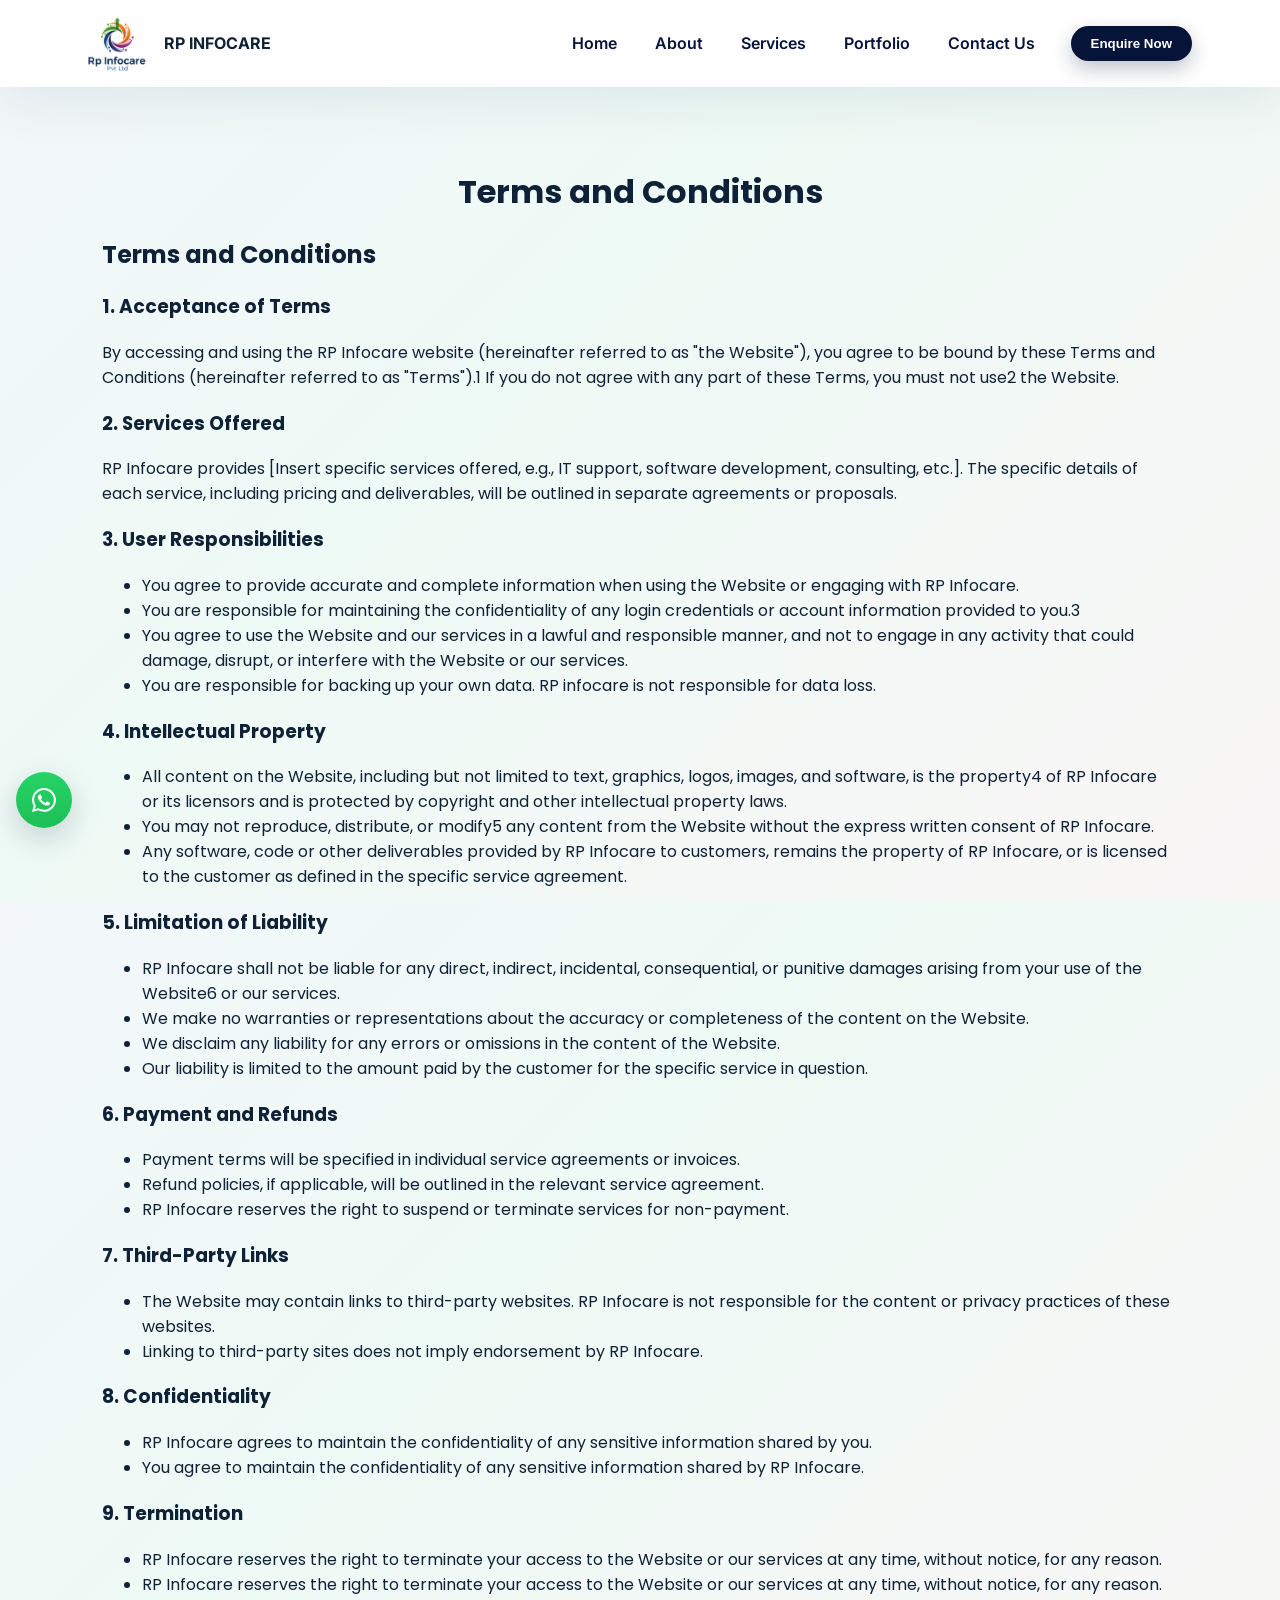
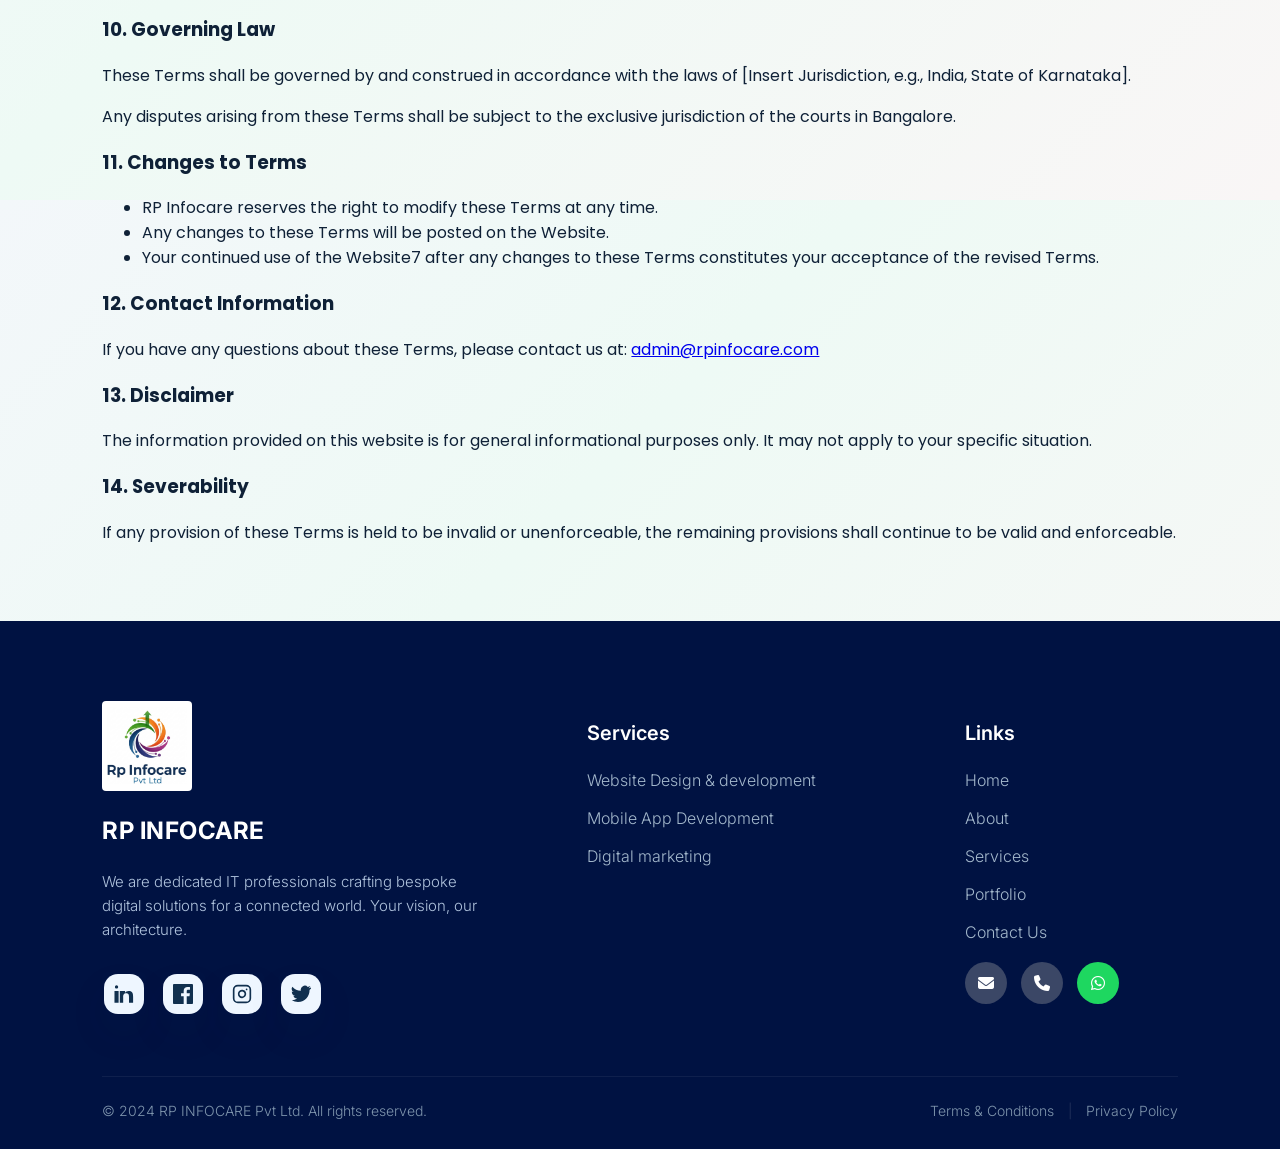
<file: terms.html>
<!doctype html>
<html lang="en">
<head>
  <meta charset="utf-8" />
  <meta name="viewport" content="width=device-width,initial-scale=1" />
  <title>Terms and Conditions — RP INFOCARE</title>
  <link href="https://fonts.googleapis.com/css2?family=Poppins:wght@300;400;600;700;800&family=Inter:wght@300;400;600&display=swap" rel="stylesheet">
  <link rel="stylesheet" href="css/styles.css">
</head>
<body>
  <header class="site-header">
    <div class="container nav-row">
      <a class="brand" href="index.html">
        <img src="assets/rpinfocare-logo.png" alt="RP InfoCare logo">
      </a>
      <h4> RP INFOCARE</h4>
      <nav class="main-nav" id="mainNav">
        <ul>
          <li><a href="index.html">Home</a></li>
          <li><a href="about.html">About</a></li>
          <li><a href="services.html">Services</a></li>
          <li><a href="portfolio.html">Portfolio</a></li>
          <li><a href="contact.html">Contact Us</a></li>
        </ul>
      </nav>
      <button class="cta enquire">Enquire Now</button>
      <button class="nav-toggle" id="navToggle" aria-label="Toggle navigation">☰</button>
   </div>
  </header>
  <div id="enquiryPopup" class="popup-overlay">
    <div class="popup-form">

        <span class="close-btn">&times;</span>

        <h2>Enquiry/Consult Form</h2>

        <form action="https://api.web3forms.com/submit" method="POST">

            <input type="hidden" name="access_key" value="d3450d68-0a4b-4a4b-9056-514d453a97d4">

            <input type="hidden" name="subject" value="New Website Enquiry/Consultation">

            <input
                type="text"
                name="name"
                placeholder="Full Name"
                required>

            <input
                type="tel"
                name="phone"
                placeholder="Phone Number"
                required>

            <input
                type="email"
                name="email"
                placeholder="Email Address"
                required>

            <textarea
                name="description"
                rows="5"
                placeholder="Describe your requirement..."
                required></textarea>

            <button type="submit" class="submit-btn">
                Submit Enquiry
            </button>

        </form>

    </div>
</div>

<script>
const enquiryBtn = document.querySelector('.enquire');
const popup = document.getElementById('enquiryPopup');
const closeBtn = document.querySelector('.close-btn');

enquiryBtn.addEventListener('click', function(){
    popup.style.display = 'flex';
});

closeBtn.addEventListener('click', function(){
    popup.style.display = 'none';
});

window.addEventListener('click', function(e){
    if(e.target === popup){
        popup.style.display = 'none';
    }
});
</script>
  <main style="padding:60px 8%; font-family: 'Poppins', sans-serif;">
    <h1 style="text-align: center;">Terms and Conditions</h1>
    <section>
      <h2>Terms and Conditions</h2>

      <h3>1. Acceptance of Terms</h3>
      <p>By accessing and using the RP Infocare website (hereinafter referred to as "the Website"), you agree to be bound by these Terms and Conditions (hereinafter referred to as "Terms").1 If you do not agree with any part of these Terms, you must not use2 the Website.</p>

      <h3>2. Services Offered</h3>
      <p>RP Infocare provides [Insert specific services offered, e.g., IT support, software development, consulting, etc.]. The specific details of each service, including pricing and deliverables, will be outlined in separate agreements or proposals.</p>

      <h3>3. User Responsibilities</h3>
      <ul>
        <li>You agree to provide accurate and complete information when using the Website or engaging with RP Infocare.</li>
        <li>You are responsible for maintaining the confidentiality of any login credentials or account information provided to you.3</li>
        <li>You agree to use the Website and our services in a lawful and responsible manner, and not to engage in any activity that could damage, disrupt, or interfere with the Website or our services.</li>
        <li>You are responsible for backing up your own data. RP infocare is not responsible for data loss.</li>
      </ul>

      <h3>4. Intellectual Property</h3>
      <ul>
        <li>All content on the Website, including but not limited to text, graphics, logos, images, and software, is the property4 of RP Infocare or its licensors and is protected by copyright and other intellectual property laws.</li>
        <li>You may not reproduce, distribute, or modify5 any content from the Website without the express written consent of RP Infocare.</li>
        <li>Any software, code or other deliverables provided by RP Infocare to customers, remains the property of RP Infocare, or is licensed to the customer as defined in the specific service agreement.</li>
      </ul>

      <h3>5. Limitation of Liability</h3>
      <ul>
        <li>RP Infocare shall not be liable for any direct, indirect, incidental, consequential, or punitive damages arising from your use of the Website6 or our services.</li>
        <li>We make no warranties or representations about the accuracy or completeness of the content on the Website.</li>
        <li>We disclaim any liability for any errors or omissions in the content of the Website.</li>
        <li>Our liability is limited to the amount paid by the customer for the specific service in question.</li>
      </ul>

      <h3>6. Payment and Refunds</h3>
      <ul>
        <li>Payment terms will be specified in individual service agreements or invoices.</li>
        <li>Refund policies, if applicable, will be outlined in the relevant service agreement.</li>
        <li>RP Infocare reserves the right to suspend or terminate services for non-payment.</li>
      </ul>

      <h3>7. Third-Party Links</h3>
      <ul>
        <li>The Website may contain links to third-party websites. RP Infocare is not responsible for the content or privacy practices of these websites.</li>
        <li>Linking to third-party sites does not imply endorsement by RP Infocare.</li>
      </ul>

      <h3>8. Confidentiality</h3>
      <ul>
        <li>RP Infocare agrees to maintain the confidentiality of any sensitive information shared by you.</li>
        <li>You agree to maintain the confidentiality of any sensitive information shared by RP Infocare.</li>
      </ul>

      <h3>9. Termination</h3>
      <ul>
        <li>RP Infocare reserves the right to terminate your access to the Website or our services at any time, without notice, for any reason.</li>
        <li>RP Infocare reserves the right to terminate your access to the Website or our services at any time, without notice, for any reason.</li>
      </ul>

      <h3>10. Governing Law</h3>
      <p>These Terms shall be governed by and construed in accordance with the laws of [Insert Jurisdiction, e.g., India, State of Karnataka].</p>
      <p>Any disputes arising from these Terms shall be subject to the exclusive jurisdiction of the courts in Bangalore.</p>

      <h3>11. Changes to Terms</h3>
      <ul>
        <li>RP Infocare reserves the right to modify these Terms at any time.</li>
        <li>Any changes to these Terms will be posted on the Website.</li>
        <li>Your continued use of the Website7 after any changes to these Terms constitutes your acceptance of the revised Terms.</li>
      </ul>

      <h3>12. Contact Information</h3>
      <p>If you have any questions about these Terms, please contact us at: <a href="mailto:admin@rpinfocare.com">admin@rpinfocare.com</a></p>

      <h3>13. Disclaimer</h3>
      <p>The information provided on this website is for general informational purposes only. It may not apply to your specific situation.</p>

      <h3>14. Severability</h3>
      <p>If any provision of these Terms is held to be invalid or unenforceable, the remaining provisions shall continue to be valid and enforceable.</p>
    </section>
  </main>

 <footer>
    <link rel="preconnect" href="https://fonts.googleapis.com">
  <link rel="preconnect" href="https://fonts.gstatic.com" crossorigin>
  <link href="https://fonts.googleapis.com/css2?family=Inter:wght@400;500;600;700&display=swap" rel="stylesheet">
  <link rel="stylesheet" href="https://cdnjs.cloudflare.com/ajax/libs/font-awesome/6.4.0/css/all.min.css">
  
  <section class="rp-footer-section">
    <div class="footer-container">
        
        <div class="footer-brand">
            <div class="logo-container">
                <img src="assets/rpinfocare-logo.png" alt="RP Infocare Logo" onerror="this.src='https://via.placeholder.com/80x80?text=Logo'">
            </div>
            <h2>RP INFOCARE</h2>
            <p>We are dedicated IT professionals crafting bespoke digital solutions for a connected world. Your vision, our architecture.</p>
            <div class="social-icons">
                <a class="social-link" href="https://www.linkedin.com/company/rp-infocare-pvt-ltd/?viewAsMember=true" target="_blank" rel="noopener noreferrer"><span class="social-icon"><svg viewBox="0 0 24 24" fill="currentColor" xmlns="http://www.w3.org/2000/svg"><path d="M4.98 3.5C4.98 4.6 4.12 5.5 3.05 5.5C1.98 5.5 1.14 4.6 1.14 3.5C1.14 2.4 1.98 1.5 3.05 1.5C4.12 1.5 4.98 2.4 4.98 3.5ZM.57 8.5H5.53V22.5H.57V8.5ZM8.69 8.5H13.31V10.48H13.38C13.99 9.42 15.46 8.28 17.66 8.28C22.34 8.28 22.92 11.28 22.92 15.28V22.5H18V15.98C18 13.84 17.96 11.12 14.68 11.12C11.36 11.12 11 13.49 11 15.72V22.5H6.98V8.5H8.69Z"/></svg></span></a>
                <a class="social-link" href="https://www.facebook.com/profile.php?id=61574782379507" target="_blank" rel="noopener noreferrer"><span class="social-icon"><svg viewBox="0 0 24 24" fill="currentColor" xmlns="http://www.w3.org/2000/svg"><path d="M22.675 0H1.325C.593 0 0 .594 0 1.326V22.676C0 23.407.593 24 1.325 24H12.82V14.706H9.692V11.076H12.82V8.412C12.82 5.31 14.69 3.66 17.518 3.66C18.86 3.66 20.052 3.756 20.385 3.797V7.03L18.302 7.031C16.787 7.031 16.47 7.73 16.47 8.75V11.076H20.268L19.777 14.706H16.47V24H22.675C23.407 24 24 23.407 24 22.675V1.326C24 .594 23.407 0 22.675 0Z"/></svg></span></a>
                <a class="social-link" href="https://www.instagram.com/rpinfocare/" target="_blank" rel="noopener noreferrer"><span class="social-icon"><svg viewBox="0 0 24 24" fill="none" stroke="currentColor" stroke-width="2" stroke-linecap="round" stroke-linejoin="round" xmlns="http://www.w3.org/2000/svg"><rect x="2" y="2" width="20" height="20" rx="5" ry="5"/><path d="M16 11.37A4 4 0 1 1 12.63 8 4 4 0 0 1 16 11.37z"/><line x1="17.5" y1="6.5" x2="17.51" y2="6.5"/></svg></span></a>
                <a class="social-link" href="https://x.com/rpinfoc?t=xRs2gh7v-P8qqdaFq-ifGQ&s=09" target="_blank" rel="noopener noreferrer"><span class="social-icon"><svg viewBox="0 0 24 24" fill="currentColor" xmlns="http://www.w3.org/2000/svg"><path d="M23.77 4.33c-.86.37-1.78.62-2.74.74a4.87 4.87 0 0 0 2.14-2.69 9.71 9.71 0 0 1-3.08 1.18 4.86 4.86 0 0 0-8.28 4.42A13.78 13.78 0 0 1 1.64 3.16 4.86 4.86 0 0 0 3.18 9.7a4.82 4.82 0 0 1-2.2-.61v.06a4.86 4.86 0 0 0 3.9 4.76 4.88 4.88 0 0 1-2.19.08 4.86 4.86 0 0 0 4.54 3.37A9.74 9.74 0 0 1 .96 19.43a13.74 13.74 0 0 0 7.45 2.18c8.94 0 13.83-7.41 13.83-13.83 0-.21 0-.42-.01-.63a9.86 9.86 0 0 0 2.41-2.52z"/></svg></span></a>
            </div>
        </div>

        <div class="footer-links">
            <h3>Services</h3>
            <ul>
                <li><a href="web-design.html">Website Design & development</a></li>
                <li><a href="mobile-app-development.html">Mobile App Development</a></li>
                <li><a href="digital-marketing.html">Digital marketing</a></li>
            </ul>
        </div>

        <div class="footer-links">
            <h3>Links</h3>
            <ul>
                <li><a href="index.html">Home</a></li>
                <li><a href="about.html">About</a></li>
                <li><a href="services.html">Services</a></li>
                <li><a href="portfolio.html">Portfolio</a></li>
                <li><a href="contact.html">Contact Us</a></li>
            </ul>
            <div class="social-row">
                <a href="mailto:admin@rpinfocare.com" class="icon-circle brand-gmail"><i class="fa-solid fa-envelope"></i></a>
                <a href="tel:918748005495" class="icon-circle brand-phone"><i class="fa-solid fa-phone"></i></a>
                <a href="https://wa.me/918748005495" class="icon-circle brand-whatsapp"><i class="fa-brands fa-whatsapp"></i></a>
            </div>
        </div>

    </div>

    <div class="footer-divider"></div>
    
    <div class="footer-bottom">
        <div class="copyright-text">
            &copy; 2024 RP INFOCARE Pvt Ltd. All rights reserved.
        </div>
        <div class="legal-links">
            <a href="terms.html">Terms &amp; Conditions</a>
            <span class="legal-separator">|</span>
            <a href="privacy.html">Privacy Policy</a>
        </div>
    </div>

    <div class="mobile-footer-bar" aria-label="Mobile action bar">
        <a href="#" id="enquiryBtn" class="footer-action footer-action-book" aria-label="Enquiry Now">
            <i class="fa-solid fa-calendar-days"></i>
            <span>Enquiry Now</span>
        </a>

        <div id="enquiryPopup" class="popup-overlay">
            <div class="popup-form">
                <span class="close-btn">&times;</span>
                <h2>Enquiry/Consult Form</h2>
                <form action="https://api.web3forms.com/submit" method="POST">
                    <input type="hidden" name="access_key" value="d3450d68-0a4b-4a4b-9056-514d453a97d4">
                    <input type="hidden" name="subject" value="New Website Enquiry/Consultation">

                    <input type="text" name="name" placeholder="Full Name" required>
                    <input type="tel" name="phone" placeholder="Phone Number" required>
                    <input type="email" name="email" placeholder="Email Address" required>
                    <textarea name="description" rows="5" placeholder="Describe your requirement..." required></textarea>

                    <button type="submit" class="submit-btn">Submit Enquiry</button>
                </form>
            </div>
        </div>

        <script>
        const enquiryBtn1 = document.getElementById('enquiryBtn');
        const popup1 = document.getElementById('enquiryPopup');
        const closeBtn1 = document.querySelector('.close-btn');

        enquiryBtn1.addEventListener('click', function(e) {
            e.preventDefault();
            popup1.style.display = 'flex';
        });

        closeBtn1.addEventListener('click', function() {
            popup1.style.display = 'none';
        });

        window.addEventListener('click', function(e) {
            if (e.target === popup1) {
                popup1.style.display = 'none';
            }
        });
        </script>

        <a href="tel:+918748005495" class="footer-action footer-action-call" aria-label="Call Now">
            <i class="fa-solid fa-phone"></i>
            <span>Call Now</span>
        </a>
        <a href="https://wa.me/918748005495" class="footer-action footer-action-whatsapp" aria-label="WhatsApp">
            <i class="fa-brands fa-whatsapp"></i>
            <span>WhatsApp</span>
        </a>
    </div>
  </section>
</footer>

<link rel="stylesheet" href="https://cdnjs.cloudflare.com/ajax/libs/font-awesome/6.4.0/css/all.min.css">
<link href="https://fonts.googleapis.com/css2?family=Inter:wght@300;400;600;700&display=swap" rel="stylesheet">

<style>
    .rp-footer-section {
        background-color: #001242;
        font-family: 'Inter', sans-serif;
        padding: 80px 8% 30px 8%;
        color: #b0c4de;
    }

    .rp-footer-section .footer-container {
        display: grid;
        grid-template-columns: 2fr 1.5fr 1fr;
        gap: 60px;
        max-width: 1200px;
        margin: 0 auto;
    }

    /* --- Brand Column --- */
    .rp-footer-section .logo-container {
        background-color: #ffffff;
        width: 90px;
        height: 90px;
        display: flex;
        align-items: center;
        justify-content: center;
        border-radius: 4px;
        margin-bottom: 25px;
        padding: 5px;
    }

    .rp-footer-section .logo-container img {
        max-width: 100%;
        max-height: 100%;
        object-fit: contain;
    }

    .rp-footer-section .footer-brand h2 {
        color: #ffffff;
        font-size: 24px;
        font-weight: 700;
        text-transform: uppercase;
        letter-spacing: 0.5px;
        margin-bottom: 25px;
    }

    .rp-footer-section .footer-brand p {
        font-size: 15px;
        line-height: 1.6;
        font-weight: 300;
        margin-bottom: 30px;
        max-width: 380px;
    }

    .rp-footer-section .social-icons {
        display: flex;
        gap: 15px;
    }

    /* --- Links/Services Columns --- */
    .rp-footer-section .footer-links h3 {
        color: #ffffff;
        font-size: 20px;
        font-weight: 600;
        margin-bottom: 25px;
    }

    .rp-footer-section .footer-links ul {
        list-style: none;
        padding: 0;
        margin: 0;
    }

    .rp-footer-section .footer-links ul li {
        margin-bottom: 18px;
    }

    .rp-footer-section .footer-links ul li a {
        color: #a3b8cc;
        text-decoration: none;
        font-size: 16px;
        font-weight: 300;
        transition: color 0.3s ease;
    }

    .rp-footer-section .footer-links ul li a:hover {
        color: #ffffff;
    }

    /* --- Centered Bottom Layout --- */
    .rp-footer-section .footer-divider {
        border-top: 1px solid rgba(255, 255, 255, 0.06);
        margin: 60px 0 25px 0;
    }

    .rp-footer-section .social-row {
        display: flex;
        gap: 14px;
        align-items: center;
        margin-top: 20px;
    }
    
    .rp-footer-section .icon-circle {
        width: 42px;
        height: 42px;
        border-radius: 50%;
        display: flex;
        align-items: center;
        justify-content: center;
        text-decoration: none;
        font-size: 16px;
        color: #ffffff;
        transition: transform 0.2s ease, opacity 0.2s ease;
    }

    .rp-footer-section .icon-circle:hover {
        transform: translateY(-2px);
        opacity: 0.9;
    }

    .rp-footer-section .icon-circle.brand-gmail { background-color: #3b4766; } 
    .rp-footer-section .icon-circle.brand-phone { background-color: #3b4766; } 
    .rp-footer-section .icon-circle.brand-whatsapp { background-color: #1ed760; } 

    /* New Bottom Navigation CSS Wrapper */
    .rp-footer-section .footer-bottom {
        display: flex;
        justify-content: space-between;
        align-items: center;
        flex-wrap: wrap;
        gap: 20px;
        font-size: 14px;
        font-weight: 300;
        color: #7e95ad;
    }

    .rp-footer-section .legal-links a {
        color: #7e95ad;
        text-decoration: none;
        transition: color 0.2s ease;
    }

    .rp-footer-section .legal-links a:hover {
        color: #ffffff;
    }

    .rp-footer-section .legal-separator {
        margin: 0 10px;
        color: rgba(255, 255, 255, 0.15);
    }

     .rp-footer-section .social-link {
        display: inline-flex;
        align-items: center;
        gap: 1px;
        padding: 2px 2px;
        border-radius: 6px;
       
        color: #11304f;
        text-decoration: none;
        box-shadow: 0 18px 40px rgba(6, 43, 77, 0.06);
        transition: transform 0.25s ease, box-shadow 0.25s ease;
      }

      .rp-footer-section .social-link:hover {
        transform: translateY(-3px);
        box-shadow: 0 24px 48px rgba(6, 43, 77, 0.1);
      }

      .rp-footer-section .social-icon {
        width: 40px;
        height: 40px;
        display: grid;
        place-items: center;
        border-radius: 14px;
        background: #eef6ff;
        flex-shrink: 0;
      }
    .rp-footer-section .social-icon svg {
        width: 20px;
        height: 20px;
    }
     .rp-footer-section .social-link span {
        font-size: 15px;
        font-weight: 700;
      } 

    .mobile-footer-bar {
        display: none;
        position: fixed;
        inset: auto 0 0 0;
        z-index: 1000;
        background: #07024b;
        border-top: 1px solid rgba(0, 0, 0, 0.08);
        box-shadow: 0 -8px 30px rgba(0, 0, 0, 0.12);
    }

    .footer-action {
        display: inline-flex;
        align-items: center;
        justify-content: center;
        gap: 10px;
        flex: 2 1 0;
        min-height: 46px;
        padding: 12px 10px;
        color: #ffffff;
        font-size: 13px;
        font-weight: 700;
        text-decoration: none;
        text-align: center;
    }

    .footer-action i {
        font-size: 18px;
    }

    /* --- Mobile Responsive Rules --- */
    @media (max-width: 960px) {
        .footer-bottom { 
            margin-bottom: 70px; 
            flex-direction: column;
            text-align: center;
        }
        .mobile-footer-bar { display: flex; }
        .rp-footer-section .footer-container {
            grid-template-columns: 1fr;
            gap: 40px;
        }
        .rp-footer-section {
            padding: 50px 5% 25px 5%;
        }
    }
    @media (min-width: 961px) {
        .mobile-footer-bar { display: none; }
    }
</style>
  <!-- Floating contact widgets -->
  <a href="https://wa.me/918748005495?text=Hello%20there" class="floating-icon floating-whatsapp" style="bottom: 8% !important;"target="_blank" rel="noopener noreferrer" aria-label="Chat on WhatsApp" title="Chat on WhatsApp">
    <svg xmlns="http://www.w3.org/2000/svg" width="16" height="16" fill="currentColor" class="bi bi-whatsapp" viewBox="0 0 16 16">
  <path d="M13.601 2.326A7.85 7.85 0 0 0 7.994 0C3.627 0 .068 3.558.064 7.926c0 1.399.366 2.76 1.057 3.965L0 16l4.204-1.102a7.9 7.9 0 0 0 3.79.965h.004c4.368 0 7.926-3.558 7.93-7.93A7.9 7.9 0 0 0 13.6 2.326zM7.994 14.521a6.6 6.6 0 0 1-3.356-.92l-.24-.144-2.494.654.666-2.433-.156-.251a6.56 6.56 0 0 1-1.007-3.505c0-3.626 2.957-6.584 6.591-6.584a6.56 6.56 0 0 1 4.66 1.931 6.56 6.56 0 0 1 1.928 4.66c-.004 3.639-2.961 6.592-6.592 6.592m3.615-4.934c-.197-.099-1.17-.578-1.353-.646-.182-.065-.315-.099-.445.099-.133.197-.513.646-.627.775-.114.133-.232.148-.43.05-.197-.1-.836-.308-1.592-.985-.59-.525-.985-1.175-1.103-1.372-.114-.198-.011-.304.088-.403.087-.088.197-.232.296-.346.1-.114.133-.198.198-.33.065-.134.034-.248-.015-.347-.05-.099-.445-1.076-.612-1.47-.16-.389-.323-.335-.445-.34-.114-.007-.247-.007-.38-.007a.73.73 0 0 0-.529.247c-.182.198-.691.677-.691 1.654s.71 1.916.81 2.049c.098.133 1.394 2.132 3.383 2.992.47.205.84.326 1.129.418.475.152.904.129 1.246.08.38-.058 1.171-.48 1.338-.943.164-.464.164-.86.114-.943-.049-.084-.182-.133-.38-.232"/>
</svg>
  </a>

 
  <script src="js/script.js"></script>
</body>
</html>
</file>
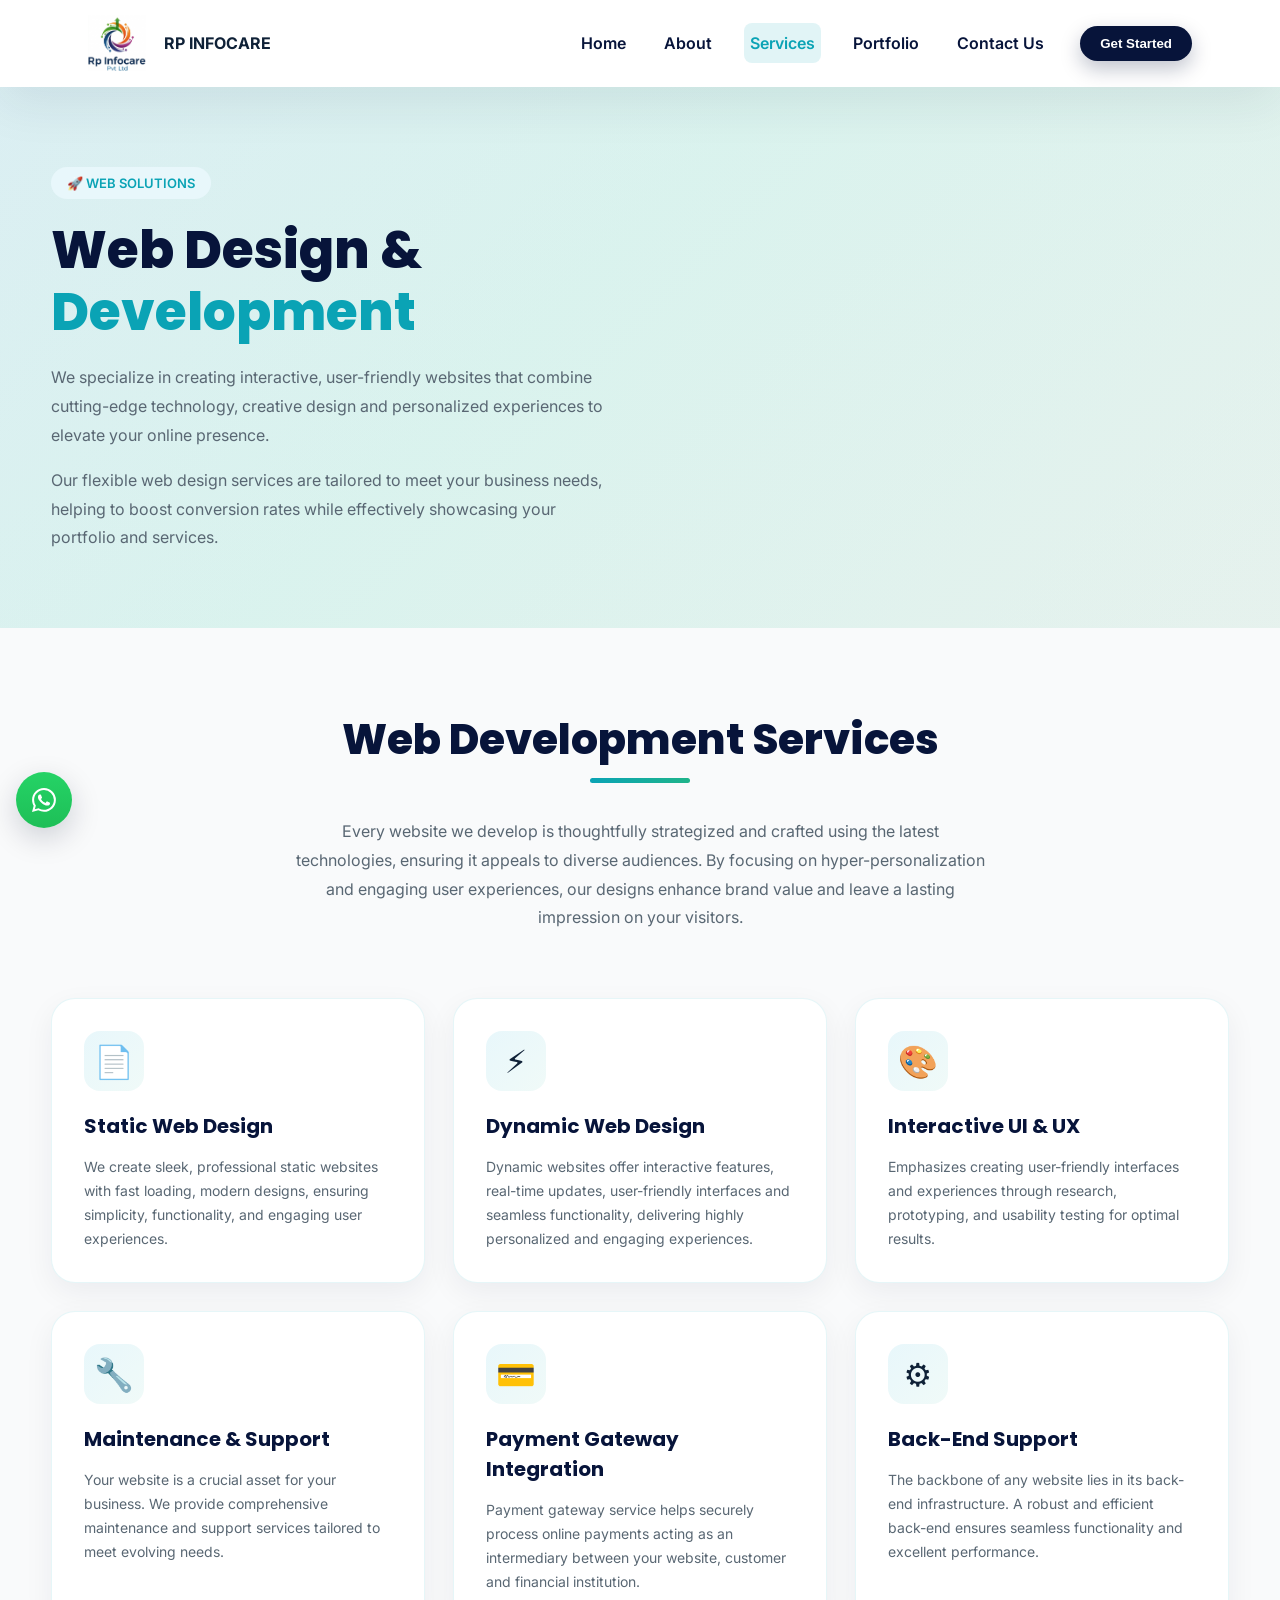
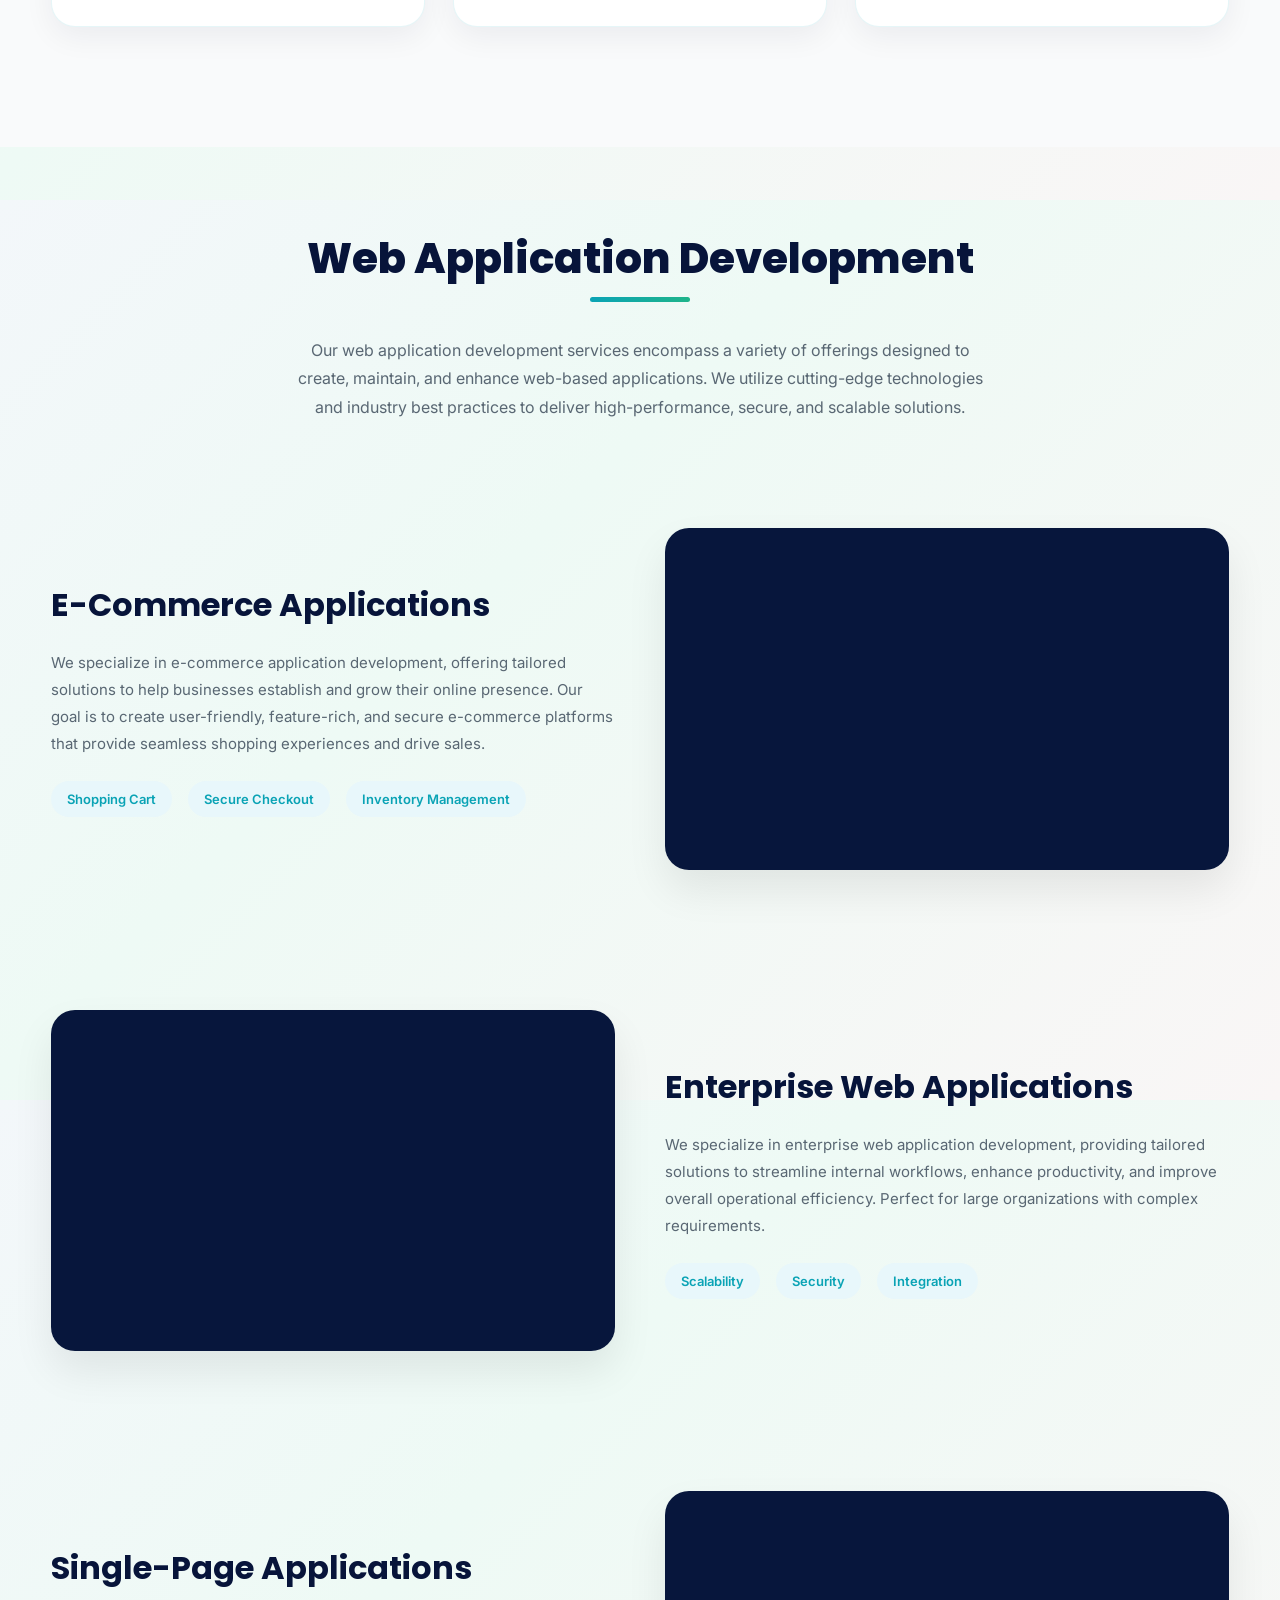
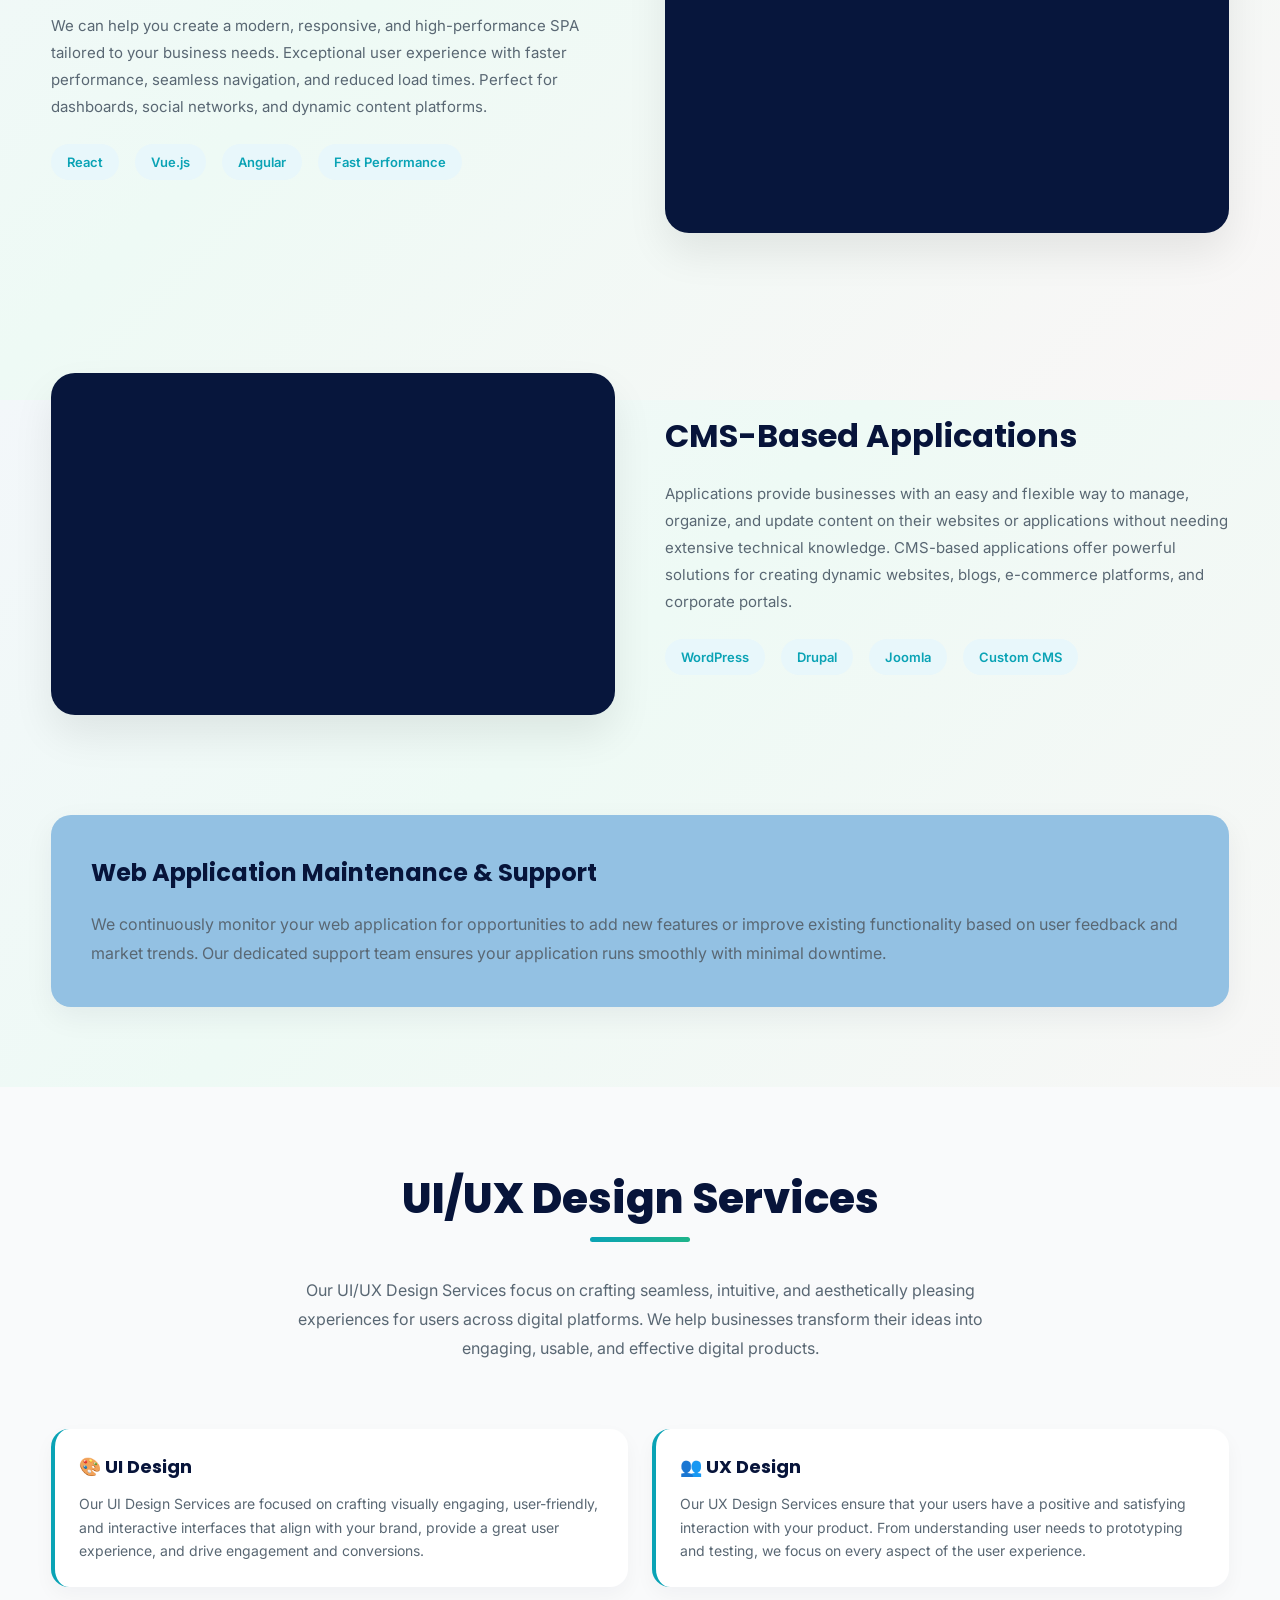
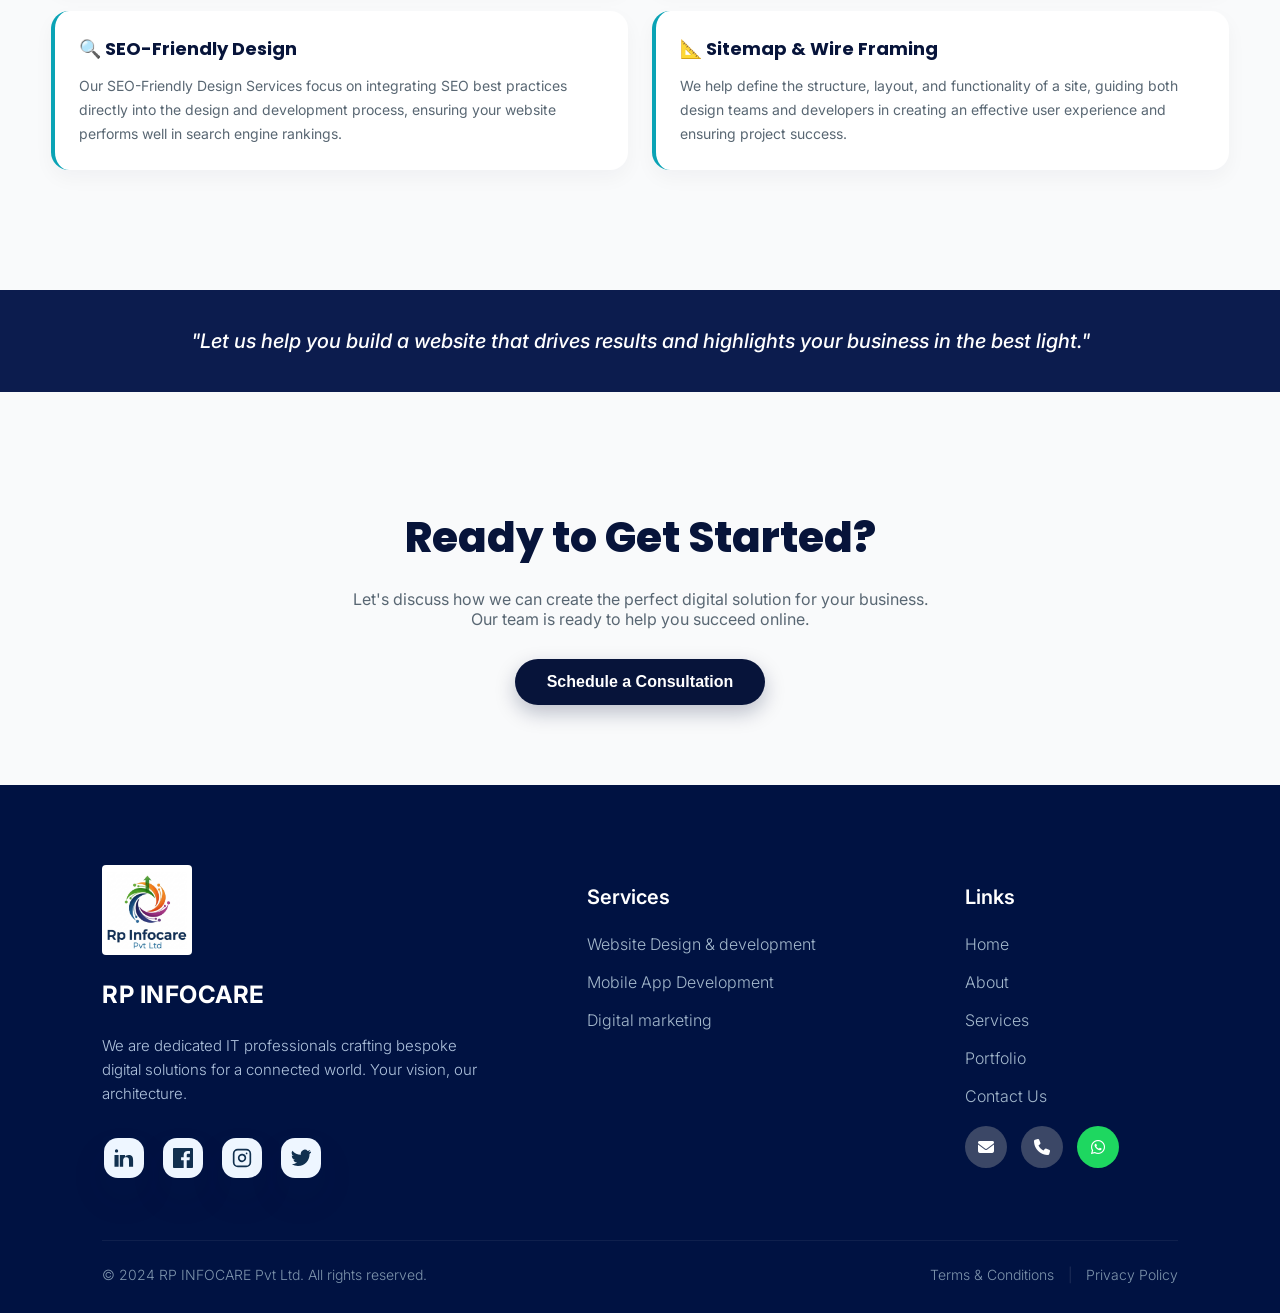
<file: web-design.html>
<!doctype html>
<html lang="en">
<head>
  <meta charset="utf-8" />
  <meta name="viewport" content="width=device-width,initial-scale=1" />
  <title>Website Development Services | RP Infocare</title>
  <meta name="description" content="Professional website development by RP Infocare offering responsive, custom-designed websites that engage users and drive business growth.">
  <link rel="shortcut icon" href="https://www.rpinfocare.com/assets/rpinfocare-logo.png">
<link rel="icon" type="image/png" sizes="32x32" href="https://www.rpinfocare.com/assets/rpinfocare-logo.png">
<link rel="icon" type="image/png" sizes="16x16" href="https://www.rpinfocare.com/assets/rpinfocare-logo.png">
   <link rel="apple-touch-icon" sizes="180x180" href="https://www.rpinfocare.com/assets/rpinfocare-logo.png">
    <meta name="theme-color" content="#001242">
    <link rel="canonical" href="https://www.rpinfocare.com/web-design.html">
    <meta property="og:site_name" content="RP Infocare">
    <meta property="og:title" content="RP Infocare | Expert IT Solutions & Technology Services">
    <meta property="og:description" content="Welcome to RP Infocare, your trusted partner for innovative IT solutions, website development, mobile apps, and digital marketing services designed to grow your business.">
   <meta property="og:image" content="https://www.rpinfocare.com/assets/rpinfocare-logo.png">
    <meta property="og:url" content="https://www.rpinfocare.com/web-design.html">
    <meta name="twitter:card" content="summary_large_image">
    <meta name="twitter:image" content="https://www.rpinfocare.com/assets/rpinfocare-logo.png">
    <script type="application/ld+json">
      {
        "@context": "https://schema.org",
        "@type": "Organization",
        "name": "RP Infocare",
        "url": "https://www.rpinfocare.com/",
      "logo": "https://www.rpinfocare.com/assets/rpinfocare-logo.png",
        "description": "IT solutions, website development, mobile app development, software solutions, and digital marketing services.",
  "sameAs": [
    "https://www.instagram.com/rpinfocare/"
        ]
      }
    </script>
  <link href="https://fonts.googleapis.com/css2?family=Poppins:wght@300;400;600;700;800&family=Inter:wght@300;400;600&display=swap" rel="stylesheet">
  <link rel="stylesheet" href="css/styles.css">
  <style>
    .web-design-hero {
      padding: 80px 0 60px;
      background: linear-gradient(135deg, rgba(10, 163, 181, 0.1) 0%, rgba(31, 180, 138, 0.08) 100%);
    }

    .web-design-hero-content {
      display: grid;
      grid-template-columns: 1fr 1fr;
      gap: 50px;
      align-items: center;
    }

    .web-design-hero-copy h1 {
      font-family: 'Poppins', sans-serif;
      font-size: 52px;
      font-weight: 800;
      color: var(--navy);
      margin: 0 0 20px;
      line-height: 1.2;
    }

    .web-design-hero-copy .highlight {
      color: var(--accent);
    }

    .web-design-hero-copy p {
      font-size: 16px;
      color: #596773;
      line-height: 1.8;
      margin-bottom: 16px;
    }

    .web-design-hero-image {
      background: linear-gradient(135deg, #ffffff 0%, #f0f9fb 100%);
      border-radius: 24px;
      padding: 40px;
      display: flex;
      align-items: center;
      justify-content: center;
      min-height: 400px;
      box-shadow: 0 30px 60px rgba(10, 163, 181, 0.12);
      text-align: center;
      color: #0aa3b5;
    }
    .hero-animation {
        order: 2;
        width: 100%;
    }
    .hero-animation video {
        width: 100%;
        height: auto;
        max-width: 100%;
    }
    .web-design-hero-image svg {
      width: 100%;
      height: auto;
      max-width: 300px;
    }

    .services-grid {
      display: grid;
      grid-template-columns: repeat(3, 1fr);
      gap: 28px;
      margin: 40px 0;
    }

    .service-card {
      background: #fff;
      border-radius: 24px;
      padding: 32px;
      box-shadow: 0 10px 30px rgba(7, 20, 58, 0.06);
      transition: all 0.3s ease;
      border: 1px solid rgba(10, 163, 181, 0.1);
    }

    .service-card:hover {
      transform: translateY(-8px);
      box-shadow: 0 20px 50px rgba(10, 163, 181, 0.15);
      border-color: var(--accent);
    }

    .service-card-icon {
      width: 60px;
      height: 60px;
      border-radius: 16px;
      background: linear-gradient(135deg, #e8f7fb, #f0faf8);
      display: flex;
      align-items: center;
      justify-content: center;
      font-size: 32px;
      margin-bottom: 20px;
    }

    .service-card h3 {
      font-family: 'Poppins', sans-serif;
      font-size: 20px;
      font-weight: 700;
      color: var(--navy);
      margin: 0 0 14px;
    }

    .service-card p {
      color: #596773;
      line-height: 1.7;
      margin: 0;
      font-size: 14px;
    }

    .section-header {
      display: flex;
      flex-direction: column;
      align-items: center;
      text-align: center;
      margin-bottom: 50px;
    }

    .section-header h2 {
      font-family: 'Poppins', sans-serif;
      font-size: 42px;
      font-weight: 800;
      color: var(--navy);
      margin: 0 0 16px;
      position: relative;
      display: inline-block;
    }

    .section-header h2::after {
      content: '';
      position: absolute;
      bottom: -12px;
      left: 50%;
      transform: translateX(-50%);
      width: 100px;
      height: 5px;
      background: linear-gradient(90deg, var(--accent), var(--accent-2));
      border-radius: 4px;
    }

    .section-header p {
      color: #596773;
      font-size: 16px;
      max-width: 700px;
      line-height: 1.8;
      margin-top: 30px;
    }

    .web-section {
      padding: 80px 0;
    }

    .web-section:nth-child(even) {
      background: #f9fafb;
    }

    .feature-list {
      display: grid;
      grid-template-columns: 1fr 1fr;
      gap: 24px;
      margin: 40px 0;
    }

    .feature-item {
      background: #fff;
      padding: 24px;
      border-radius: 18px;
      border-left: 4px solid var(--accent);
      box-shadow: 0 8px 20px rgba(7, 20, 58, 0.04);
    }

    .feature-item h4 {
      font-family: 'Poppins', sans-serif;
      font-size: 18px;
      font-weight: 700;
      color: var(--navy);
      margin: 0 0 12px;
    }

    .feature-item p {
      color: #596773;
      line-height: 1.7;
      margin: 0;
      font-size: 14px;
    }

    .service-showcase {
      display: grid;
      grid-template-columns: 1fr 1fr;
      gap: 50px;
      align-items: center;
      padding: 40px 0;
    }

    .showcase-content h3 {
      font-family: 'Poppins', sans-serif;
      font-size: 32px;
      font-weight: 700;
      color: var(--navy);
      margin: 0 0 20px;
    }

    .showcase-content p {
      color: #596773;
      line-height: 1.8;
      margin-bottom: 16px;
      font-size: 15px;
    }
    .showcase{
      width: 100%;
            aspect-ratio: 1.65 / 1;
            border-radius: 24px;
            overflow: hidden;
            box-shadow: 0 20px 40px rgba(0, 0, 0, 0.08);
            background-color: #07163c;
            display: flex;
    }
    .showcase video {
       width: 100%;
            height: 100%;
            object-fit: cover;
            display: block;
    }

    .tech-icons {
      display: flex;
      gap: 16px;
      flex-wrap: wrap;
      margin-top: 24px;
    }

    .tech-badge {
      background: #e8f7fb;
      color: var(--accent);
      padding: 10px 16px;
      border-radius: 18px;
      font-weight: 600;
      font-size: 13px;
    }

    @media (max-width: 1024px) {
      .services-grid {
        grid-template-columns: 1fr 1fr;
      }

      .web-design-hero-content {
        grid-template-columns: 1fr;
      }

      .service-showcase {
        grid-template-columns: 1fr;
      }

      .feature-list {
        grid-template-columns: 1fr;
      }
    }

    @media (max-width: 768px) {
      .web-design-hero-copy h1 {
        font-size: 36px;
      }

      .services-grid {
        grid-template-columns: 1fr;
      }

      .section-header h2 {
        font-size: 32px;
      }

      .web-design-hero {
        padding: 60px 0 40px;
      }
    }
  </style>
</head>
<body>
  <header class="site-header">
    <div class="container nav-row">
      <a class="brand" href="index.html">
        <img src="assets/rpinfocare-logo.png" alt="RP InfoCare logo">
      </a>
      <h4>RP INFOCARE</h4>
      <nav class="main-nav" id="mainNav">
        <ul>
          <li><a href="index.html">Home</a></li>
          <li><a href="about.html">About</a></li>
          <li><a class="active" href="services.html">Services</a></li>
          <li><a href="portfolio.html">Portfolio</a></li>
          <li><a href="contact.html">Contact Us</a></li>
        </ul>
      </nav>
      <button class="cta enquire">Get Started</button>
      <button class="nav-toggle" id="navToggle" aria-label="Toggle navigation">☰</button>
    </div>
  </header>

  <div id="enquiryPopup" class="popup-overlay">
    <div class="popup-form">
      <span class="close-btn">&times;</span>
      <h2>Enquiry/Consult Form</h2>
      <form action="https://api.web3forms.com/submit" method="POST">
        <input type="hidden" name="access_key" value="d3450d68-0a4b-4a4b-9056-514d453a97d4">
        <input type="hidden" name="subject" value="New Web Design & Development Enquiry">
        <input type="text" name="name" placeholder="Full Name" required>
        <input type="tel" name="phone" placeholder="Phone Number" required>
        <input type="email" name="email" placeholder="Email Address" required>
        <textarea name="description" rows="5" placeholder="Describe your requirement..." required></textarea>
        <button type="submit" class="submit-btn">Submit Enquiry</button>
      </form>
    </div>
  </div>

  <script>
    // Mobile Navigation Toggle
    const navToggle = document.getElementById('navToggle');
    const mainNav = document.getElementById('mainNav');

    navToggle.addEventListener('click', function(){
        mainNav.classList.toggle('active');
    });

    // Close menu when link is clicked
    const navLinks = mainNav.querySelectorAll('a');
    navLinks.forEach(link => {
        link.addEventListener('click', function(){
            mainNav.classList.remove('active');
        });
    });

    // Enquiry Form Popup
    const enquiryBtn = document.querySelector('.enquire');
    const popup = document.getElementById('enquiryPopup');
    const closeBtn = document.querySelector('.close-btn');

    enquiryBtn.addEventListener('click', function(){
        popup.style.display = 'flex';
    });

    closeBtn.addEventListener('click', function(){
        popup.style.display = 'none';
    });

    window.addEventListener('click', function(e){
        if(e.target === popup){
            popup.style.display = 'none';
        }
    });
  </script>

  <main>
    <!-- Hero Section -->
    <section class="web-design-hero">
      <div class="container">
        <div class="web-design-hero-content">
          <div class="web-design-hero-copy">
            <span style="display: inline-block; background: #e8f7fb; color: var(--accent); padding: 8px 16px; border-radius: 20px; font-weight: 600; font-size: 13px; margin-bottom: 20px;">
              🚀 WEB SOLUTIONS
            </span>
            <h1>Web Design &amp; <span class="highlight">Development</span></h1>
            <p>We specialize in creating interactive, user-friendly websites that combine cutting-edge technology, creative design and personalized experiences to elevate your online presence.</p>
            <p>Our flexible web design services are tailored to meet your business needs, helping to boost conversion rates while effectively showcasing your portfolio and services.</p>
          </div>
          <div class="hero-animation">
           <video autoplay muted loop playsinline>
        <source src="assets/W1.mp4" type="video/mp4">
    </video>
          </div>
        </div>
      </div>
    </section>

    <!-- Web Development Services Section -->
    <section class="web-section">
      <div class="container">
        <div class="section-header">
          <h2>Web Development Services</h2>
          <p>Every website we develop is thoughtfully strategized and crafted using the latest technologies, ensuring it appeals to diverse audiences. By focusing on hyper-personalization and engaging user experiences, our designs enhance brand value and leave a lasting impression on your visitors.</p>
        </div>

        <div class="services-grid">
          <div class="service-card">
            <div class="service-card-icon">📄</div>
            <h3>Static Web Design</h3>
            <p>We create sleek, professional static websites with fast loading, modern designs, ensuring simplicity, functionality, and engaging user experiences.</p>
          </div>

          <div class="service-card">
            <div class="service-card-icon">⚡</div>
            <h3>Dynamic Web Design</h3>
            <p>Dynamic websites offer interactive features, real-time updates, user-friendly interfaces and seamless functionality, delivering highly personalized and engaging experiences.</p>
          </div>

          <div class="service-card">
            <div class="service-card-icon">🎨</div>
            <h3>Interactive UI &amp; UX</h3>
            <p>Emphasizes creating user-friendly interfaces and experiences through research, prototyping, and usability testing for optimal results.</p>
          </div>

          <div class="service-card">
            <div class="service-card-icon">🔧</div>
            <h3>Maintenance &amp; Support</h3>
            <p>Your website is a crucial asset for your business. We provide comprehensive maintenance and support services tailored to meet evolving needs.</p>
          </div>

          <div class="service-card">
            <div class="service-card-icon">💳</div>
            <h3>Payment Gateway Integration</h3>
            <p>Payment gateway service helps securely process online payments acting as an intermediary between your website, customer and financial institution.</p>
          </div>

          <div class="service-card">
            <div class="service-card-icon">⚙️</div>
            <h3>Back-End Support</h3>
            <p>The backbone of any website lies in its back-end infrastructure. A robust and efficient back-end ensures seamless functionality and excellent performance.</p>
          </div>
        </div>
      </div>
    </section>

    <!-- Web Application Development Section -->
    <section class="web-section">
      <div class="container">
        <div class="section-header">
          <h2>Web Application Development</h2>
          <p>Our web application development services encompass a variety of offerings designed to create, maintain, and enhance web-based applications. We utilize cutting-edge technologies and industry best practices to deliver high-performance, secure, and scalable solutions.</p>
        </div>

        <div class="service-showcase">
          <div class="showcase-content">
            <h3>E-Commerce Applications</h3>
            <p>We specialize in e-commerce application development, offering tailored solutions to help businesses establish and grow their online presence. Our goal is to create user-friendly, feature-rich, and secure e-commerce platforms that provide seamless shopping experiences and drive sales.</p>
            <div class="tech-icons">
              <span class="tech-badge">Shopping Cart</span>
              <span class="tech-badge">Secure Checkout</span>
              <span class="tech-badge">Inventory Management</span>
            </div>
          </div>
          <div class="showcase">
            <video autoplay muted loop playsinline>
        <source src="assets/W2.mp4" type="video/mp4">
    </video>
          </div>
        </div>

        <div class="service-showcase" style="margin-top: 60px;">
          <div class="showcase" style="order: -1;">
             <video autoplay muted loop playsinline>
        <source src="assets/W3.mp4" type="video/mp4">
    </video>
          </div>
          <div class="showcase-content">
            <h3>Enterprise Web Applications</h3>
            <p>We specialize in enterprise web application development, providing tailored solutions to streamline internal workflows, enhance productivity, and improve overall operational efficiency. Perfect for large organizations with complex requirements.</p>
            <div class="tech-icons">
              <span class="tech-badge">Scalability</span>
              <span class="tech-badge">Security</span>
              <span class="tech-badge">Integration</span>
            </div>
          </div>
        </div>

        <div class="service-showcase" style="margin-top: 60px;">
          <div class="showcase-content">
            <h3>Single-Page Applications</h3>
            <p>We can help you create a modern, responsive, and high-performance SPA tailored to your business needs. Exceptional user experience with faster performance, seamless navigation, and reduced load times. Perfect for dashboards, social networks, and dynamic content platforms.</p>
            <div class="tech-icons">
              <span class="tech-badge">React</span>
              <span class="tech-badge">Vue.js</span>
              <span class="tech-badge">Angular</span>
              <span class="tech-badge">Fast Performance</span>
            </div>
          </div>
          <div class="showcase">
            <video autoplay muted loop playsinline>
              <source src="assets/W4.mp4" type="video/mp4">
            </video>
          </div>
        </div>

        <div class="service-showcase" style="margin-top: 60px;">
          <div class="showcase" style="order: -1;">
            <video autoplay muted loop playsinline>
              <source src="assets/W5.mp4" type="video/mp4">
            </video>
          </div>
          <div class="showcase-content">
            <h3>CMS-Based Applications</h3>
            <p>Applications provide businesses with an easy and flexible way to manage, organize, and update content on their websites or applications without needing extensive technical knowledge. CMS-based applications offer powerful solutions for creating dynamic websites, blogs, e-commerce platforms, and corporate portals.</p>
            <div class="tech-icons">
              <span class="tech-badge">WordPress</span>
              <span class="tech-badge">Drupal</span>
              <span class="tech-badge">Joomla</span>
              <span class="tech-badge">Custom CMS</span>
            </div>
          </div>
        </div>

        <div style="background: #93c1e3; border-radius: 20px; padding: 40px; margin-top: 60px; box-shadow: 0 10px 30px rgba(7, 20, 58, 0.06);">
          <h3 style="font-family: 'Poppins', sans-serif; font-size: 24px; color: var(--navy); margin: 0 0 20px;">Web Application Maintenance &amp; Support</h3>
          <p style="color: #596773; line-height: 1.8; margin: 0;">We continuously monitor your web application for opportunities to add new features or improve existing functionality based on user feedback and market trends. Our dedicated support team ensures your application runs smoothly with minimal downtime.</p>
        </div>
      </div>
    </section>

    <!-- UI/UX Design Services Section -->
    <section class="web-section">
      <div class="container">
        <div class="section-header">
          <h2>UI/UX Design Services</h2>
          <p>Our UI/UX Design Services focus on crafting seamless, intuitive, and aesthetically pleasing experiences for users across digital platforms. We help businesses transform their ideas into engaging, usable, and effective digital products.</p>
        </div>

        <div class="feature-list">
          <div class="feature-item">
            <h4>🎨 UI Design</h4>
            <p>Our UI Design Services are focused on crafting visually engaging, user-friendly, and interactive interfaces that align with your brand, provide a great user experience, and drive engagement and conversions.</p>
          </div>

          <div class="feature-item">
            <h4>👥 UX Design</h4>
            <p>Our UX Design Services ensure that your users have a positive and satisfying interaction with your product. From understanding user needs to prototyping and testing, we focus on every aspect of the user experience.</p>
          </div>

          <div class="feature-item">
            <h4>🔍 SEO-Friendly Design</h4>
            <p>Our SEO-Friendly Design Services focus on integrating SEO best practices directly into the design and development process, ensuring your website performs well in search engine rankings.</p>
          </div>

          <div class="feature-item">
            <h4>📐 Sitemap &amp; Wire Framing</h4>
            <p>We help define the structure, layout, and functionality of a site, guiding both design teams and developers in creating an effective user experience and ensuring project success.</p>
          </div>
        </div>
      </div>
    </section>

    <!-- CTA Section -->
    <section class="quote-banner">
      <div class="quote-content">
        <p>"Let us help you build a website that drives results and highlights your business in the best light."</p>
      </div>
    </section>

    <!-- Footer CTA -->
    <section style="padding: 80px 0; text-align: center; background: #f9fafb;">
      <div class="container">
        <h2 style="font-family: 'Poppins', sans-serif; font-size: 42px; font-weight: 800; color: var(--navy); margin-bottom: 20px;">Ready to Get Started?</h2>
        <p style="color: #596773; font-size: 16px; margin-bottom: 30px; max-width: 600px; margin-left: auto; margin-right: auto;">Let's discuss how we can create the perfect digital solution for your business. Our team is ready to help you succeed online.</p>
        <button class="cta enquire" style="font-size: 16px; padding: 14px 32px; margin: 0;">
          Schedule a Consultation
        </button>
      </div>
      <script>
document.addEventListener("DOMContentLoaded", function() {

    const popup = document.getElementById("enquiryPopup");

    document.querySelectorAll(".enquire").forEach(btn => {
        btn.addEventListener("click", function(e) {
            e.preventDefault();
            popup.style.display = "flex";
        });
    });

    document.querySelector(".close-btn").addEventListener("click", function() {
        popup.style.display = "none";
    });

    popup.addEventListener("click", function(e) {
        if (e.target === popup) {
            popup.style.display = "none";
        }
    });

});
</script>  
    </section>
  </main>

 <footer>
    <link rel="preconnect" href="https://fonts.googleapis.com">
  <link rel="preconnect" href="https://fonts.gstatic.com" crossorigin>
  <link href="https://fonts.googleapis.com/css2?family=Inter:wght@400;500;600;700&display=swap" rel="stylesheet">
  <link rel="stylesheet" href="https://cdnjs.cloudflare.com/ajax/libs/font-awesome/6.4.0/css/all.min.css">
  
  <section class="rp-footer-section">
    <div class="footer-container">
        
        <div class="footer-brand">
            <div class="logo-container">
                <img src="assets/rpinfocare-logo.png" alt="RP Infocare Logo" onerror="this.src='https://via.placeholder.com/80x80?text=Logo'">
            </div>
            <h2>RP INFOCARE</h2>
            <p>We are dedicated IT professionals crafting bespoke digital solutions for a connected world. Your vision, our architecture.</p>
            <div class="social-icons">
                <a class="social-link" href="https://www.linkedin.com/company/rp-infocare-pvt-ltd/?viewAsMember=true" target="_blank" rel="noopener noreferrer"><span class="social-icon"><svg viewBox="0 0 24 24" fill="currentColor" xmlns="http://www.w3.org/2000/svg"><path d="M4.98 3.5C4.98 4.6 4.12 5.5 3.05 5.5C1.98 5.5 1.14 4.6 1.14 3.5C1.14 2.4 1.98 1.5 3.05 1.5C4.12 1.5 4.98 2.4 4.98 3.5ZM.57 8.5H5.53V22.5H.57V8.5ZM8.69 8.5H13.31V10.48H13.38C13.99 9.42 15.46 8.28 17.66 8.28C22.34 8.28 22.92 11.28 22.92 15.28V22.5H18V15.98C18 13.84 17.96 11.12 14.68 11.12C11.36 11.12 11 13.49 11 15.72V22.5H6.98V8.5H8.69Z"/></svg></span></a>
                <a class="social-link" href="https://www.facebook.com/profile.php?id=61574782379507" target="_blank" rel="noopener noreferrer"><span class="social-icon"><svg viewBox="0 0 24 24" fill="currentColor" xmlns="http://www.w3.org/2000/svg"><path d="M22.675 0H1.325C.593 0 0 .594 0 1.326V22.676C0 23.407.593 24 1.325 24H12.82V14.706H9.692V11.076H12.82V8.412C12.82 5.31 14.69 3.66 17.518 3.66C18.86 3.66 20.052 3.756 20.385 3.797V7.03L18.302 7.031C16.787 7.031 16.47 7.73 16.47 8.75V11.076H20.268L19.777 14.706H16.47V24H22.675C23.407 24 24 23.407 24 22.675V1.326C24 .594 23.407 0 22.675 0Z"/></svg></span></a>
                <a class="social-link" href="https://www.instagram.com/rpinfocare/" target="_blank" rel="noopener noreferrer"><span class="social-icon"><svg viewBox="0 0 24 24" fill="none" stroke="currentColor" stroke-width="2" stroke-linecap="round" stroke-linejoin="round" xmlns="http://www.w3.org/2000/svg"><rect x="2" y="2" width="20" height="20" rx="5" ry="5"/><path d="M16 11.37A4 4 0 1 1 12.63 8 4 4 0 0 1 16 11.37z"/><line x1="17.5" y1="6.5" x2="17.51" y2="6.5"/></svg></span></a>
                <a class="social-link" href="https://x.com/rpinfoc?t=xRs2gh7v-P8qqdaFq-ifGQ&s=09" target="_blank" rel="noopener noreferrer"><span class="social-icon"><svg viewBox="0 0 24 24" fill="currentColor" xmlns="http://www.w3.org/2000/svg"><path d="M23.77 4.33c-.86.37-1.78.62-2.74.74a4.87 4.87 0 0 0 2.14-2.69 9.71 9.71 0 0 1-3.08 1.18 4.86 4.86 0 0 0-8.28 4.42A13.78 13.78 0 0 1 1.64 3.16 4.86 4.86 0 0 0 3.18 9.7a4.82 4.82 0 0 1-2.2-.61v.06a4.86 4.86 0 0 0 3.9 4.76 4.88 4.88 0 0 1-2.19.08 4.86 4.86 0 0 0 4.54 3.37A9.74 9.74 0 0 1 .96 19.43a13.74 13.74 0 0 0 7.45 2.18c8.94 0 13.83-7.41 13.83-13.83 0-.21 0-.42-.01-.63a9.86 9.86 0 0 0 2.41-2.52z"/></svg></span></a>
            </div>
        </div>

        <div class="footer-links">
            <h3>Services</h3>
            <ul>
                <li><a href="web-design.html">Website Design & development</a></li>
                <li><a href="mobile-app-development.html">Mobile App Development</a></li>
                <li><a href="digital-marketing.html">Digital marketing</a></li>
            </ul>
        </div>

        <div class="footer-links">
            <h3>Links</h3>
            <ul>
                <li><a href="index.html">Home</a></li>
                <li><a href="about.html">About</a></li>
                <li><a href="services.html">Services</a></li>
                <li><a href="portfolio.html">Portfolio</a></li>
                <li><a href="contact.html">Contact Us</a></li>
            </ul>
            <div class="social-row">
                <a href="mailto:admin@rpinfocare.com" class="icon-circle brand-gmail"><i class="fa-solid fa-envelope"></i></a>
                <a href="tel:918748005495" class="icon-circle brand-phone"><i class="fa-solid fa-phone"></i></a>
                <a href="https://wa.me/918748005495" class="icon-circle brand-whatsapp"><i class="fa-brands fa-whatsapp"></i></a>
            </div>
        </div>

    </div>

    <div class="footer-divider"></div>
    
    <div class="footer-bottom">
        <div class="copyright-text">
            &copy; 2024 RP INFOCARE Pvt Ltd. All rights reserved.
        </div>
        <div class="legal-links">
            <a href="terms.html">Terms &amp; Conditions</a>
            <span class="legal-separator">|</span>
            <a href="privacy.html">Privacy Policy</a>
        </div>
    </div>

    <div class="mobile-footer-bar" aria-label="Mobile action bar">
        <a href="#" id="enquiryBtn" class="footer-action footer-action-book" aria-label="Enquiry Now">
            <i class="fa-solid fa-calendar-days"></i>
            <span>Enquiry Now</span>
        </a>

        <div id="enquiryPopup" class="popup-overlay">
            <div class="popup-form">
                <span class="close-btn">&times;</span>
                <h2>Enquiry/Consult Form</h2>
                <form action="https://api.web3forms.com/submit" method="POST">
                    <input type="hidden" name="access_key" value="d3450d68-0a4b-4a4b-9056-514d453a97d4">
                    <input type="hidden" name="subject" value="New Website Enquiry/Consultation">

                    <input type="text" name="name" placeholder="Full Name" required>
                    <input type="tel" name="phone" placeholder="Phone Number" required>
                    <input type="email" name="email" placeholder="Email Address" required>
                    <textarea name="description" rows="5" placeholder="Describe your requirement..." required></textarea>

                    <button type="submit" class="submit-btn">Submit Enquiry</button>
                </form>
            </div>
        </div>

        <script>
        const enquiryBtn1 = document.getElementById('enquiryBtn');
        const popup1 = document.getElementById('enquiryPopup');
        const closeBtn1 = document.querySelector('.close-btn');

        enquiryBtn1.addEventListener('click', function(e) {
            e.preventDefault();
            popup1.style.display = 'flex';
        });

        closeBtn1.addEventListener('click', function() {
            popup1.style.display = 'none';
        });

        window.addEventListener('click', function(e) {
            if (e.target === popup1) {
                popup1.style.display = 'none';
            }
        });
        </script>

        <a href="tel:+918748005495" class="footer-action footer-action-call" aria-label="Call Now">
            <i class="fa-solid fa-phone"></i>
            <span>Call Now</span>
        </a>
        <a href="https://wa.me/918748005495" class="footer-action footer-action-whatsapp" aria-label="WhatsApp">
            <i class="fa-brands fa-whatsapp"></i>
            <span>WhatsApp</span>
        </a>
    </div>
  </section>
</footer>

<link rel="stylesheet" href="https://cdnjs.cloudflare.com/ajax/libs/font-awesome/6.4.0/css/all.min.css">
<link href="https://fonts.googleapis.com/css2?family=Inter:wght@300;400;600;700&display=swap" rel="stylesheet">

<style>
    .rp-footer-section {
        background-color: #001242;
        font-family: 'Inter', sans-serif;
        padding: 80px 8% 30px 8%;
        color: #b0c4de;
    }

    .rp-footer-section .footer-container {
        display: grid;
        grid-template-columns: 2fr 1.5fr 1fr;
        gap: 60px;
        max-width: 1200px;
        margin: 0 auto;
    }

    /* --- Brand Column --- */
    .rp-footer-section .logo-container {
        background-color: #ffffff;
        width: 90px;
        height: 90px;
        display: flex;
        align-items: center;
        justify-content: center;
        border-radius: 4px;
        margin-bottom: 25px;
        padding: 5px;
    }

    .rp-footer-section .logo-container img {
        max-width: 100%;
        max-height: 100%;
        object-fit: contain;
    }

    .rp-footer-section .footer-brand h2 {
        color: #ffffff;
        font-size: 24px;
        font-weight: 700;
        text-transform: uppercase;
        letter-spacing: 0.5px;
        margin-bottom: 25px;
    }

    .rp-footer-section .footer-brand p {
        font-size: 15px;
        line-height: 1.6;
        font-weight: 300;
        margin-bottom: 30px;
        max-width: 380px;
    }

    .rp-footer-section .social-icons {
        display: flex;
        gap: 15px;
    }

    /* --- Links/Services Columns --- */
    .rp-footer-section .footer-links h3 {
        color: #ffffff;
        font-size: 20px;
        font-weight: 600;
        margin-bottom: 25px;
    }

    .rp-footer-section .footer-links ul {
        list-style: none;
        padding: 0;
        margin: 0;
    }

    .rp-footer-section .footer-links ul li {
        margin-bottom: 18px;
    }

    .rp-footer-section .footer-links ul li a {
        color: #a3b8cc;
        text-decoration: none;
        font-size: 16px;
        font-weight: 300;
        transition: color 0.3s ease;
    }

    .rp-footer-section .footer-links ul li a:hover {
        color: #ffffff;
    }

    /* --- Centered Bottom Layout --- */
    .rp-footer-section .footer-divider {
        border-top: 1px solid rgba(255, 255, 255, 0.06);
        margin: 60px 0 25px 0;
    }

    .rp-footer-section .social-row {
        display: flex;
        gap: 14px;
        align-items: center;
        margin-top: 20px;
    }
    
    .rp-footer-section .icon-circle {
        width: 42px;
        height: 42px;
        border-radius: 50%;
        display: flex;
        align-items: center;
        justify-content: center;
        text-decoration: none;
        font-size: 16px;
        color: #ffffff;
        transition: transform 0.2s ease, opacity 0.2s ease;
    }

    .rp-footer-section .icon-circle:hover {
        transform: translateY(-2px);
        opacity: 0.9;
    }

    .rp-footer-section .icon-circle.brand-gmail { background-color: #3b4766; } 
    .rp-footer-section .icon-circle.brand-phone { background-color: #3b4766; } 
    .rp-footer-section .icon-circle.brand-whatsapp { background-color: #1ed760; } 

    /* New Bottom Navigation CSS Wrapper */
    .rp-footer-section .footer-bottom {
        display: flex;
        justify-content: space-between;
        align-items: center;
        flex-wrap: wrap;
        gap: 20px;
        font-size: 14px;
        font-weight: 300;
        color: #7e95ad;
    }

    .rp-footer-section .legal-links a {
        color: #7e95ad;
        text-decoration: none;
        transition: color 0.2s ease;
    }

    .rp-footer-section .legal-links a:hover {
        color: #ffffff;
    }

    .rp-footer-section .legal-separator {
        margin: 0 10px;
        color: rgba(255, 255, 255, 0.15);
    }

     .rp-footer-section .social-link {
        display: inline-flex;
        align-items: center;
        gap: 1px;
        padding: 2px 2px;
        border-radius: 6px;
       
        color: #11304f;
        text-decoration: none;
        box-shadow: 0 18px 40px rgba(6, 43, 77, 0.06);
        transition: transform 0.25s ease, box-shadow 0.25s ease;
      }

      .rp-footer-section .social-link:hover {
        transform: translateY(-3px);
        box-shadow: 0 24px 48px rgba(6, 43, 77, 0.1);
      }

      .rp-footer-section .social-icon {
        width: 40px;
        height: 40px;
        display: grid;
        place-items: center;
        border-radius: 14px;
        background: #eef6ff;
        flex-shrink: 0;
      }
    .rp-footer-section .social-icon svg {
        width: 20px;
        height: 20px;
    }
     .rp-footer-section .social-link span {
        font-size: 15px;
        font-weight: 700;
      } 

    .mobile-footer-bar {
        display: none;
        position: fixed;
        inset: auto 0 0 0;
        z-index: 1000;
        background: #07024b;
        border-top: 1px solid rgba(0, 0, 0, 0.08);
        box-shadow: 0 -8px 30px rgba(0, 0, 0, 0.12);
    }

    .footer-action {
        display: inline-flex;
        align-items: center;
        justify-content: center;
        gap: 10px;
        flex: 2 1 0;
        min-height: 46px;
        padding: 12px 10px;
        color: #ffffff;
        font-size: 13px;
        font-weight: 700;
        text-decoration: none;
        text-align: center;
    }

    .footer-action i {
        font-size: 18px;
    }

    /* --- Mobile Responsive Rules --- */
    @media (max-width: 960px) {
        .footer-bottom { 
            margin-bottom: 70px; 
            flex-direction: column;
            text-align: center;
        }
        .mobile-footer-bar { display: flex; }
        .rp-footer-section .footer-container {
            grid-template-columns: 1fr;
            gap: 40px;
        }
        .rp-footer-section {
            padding: 50px 5% 25px 5%;
        }
    }
    @media (min-width: 961px) {
        .mobile-footer-bar { display: none; }
    }
</style>
  <!-- Floating contact widgets -->
  <a href="https://wa.me/918748005495?text=Hello%20there" class="floating-icon floating-whatsapp" style="bottom: 8% !important;"target="_blank" rel="noopener noreferrer" aria-label="Chat on WhatsApp" title="Chat on WhatsApp">
    <svg xmlns="http://www.w3.org/2000/svg" width="16" height="16" fill="currentColor" class="bi bi-whatsapp" viewBox="0 0 16 16">
  <path d="M13.601 2.326A7.85 7.85 0 0 0 7.994 0C3.627 0 .068 3.558.064 7.926c0 1.399.366 2.76 1.057 3.965L0 16l4.204-1.102a7.9 7.9 0 0 0 3.79.965h.004c4.368 0 7.926-3.558 7.93-7.93A7.9 7.9 0 0 0 13.6 2.326zM7.994 14.521a6.6 6.6 0 0 1-3.356-.92l-.24-.144-2.494.654.666-2.433-.156-.251a6.56 6.56 0 0 1-1.007-3.505c0-3.626 2.957-6.584 6.591-6.584a6.56 6.56 0 0 1 4.66 1.931 6.56 6.56 0 0 1 1.928 4.66c-.004 3.639-2.961 6.592-6.592 6.592m3.615-4.934c-.197-.099-1.17-.578-1.353-.646-.182-.065-.315-.099-.445.099-.133.197-.513.646-.627.775-.114.133-.232.148-.43.05-.197-.1-.836-.308-1.592-.985-.59-.525-.985-1.175-1.103-1.372-.114-.198-.011-.304.088-.403.087-.088.197-.232.296-.346.1-.114.133-.198.198-.33.065-.134.034-.248-.015-.347-.05-.099-.445-1.076-.612-1.47-.16-.389-.323-.335-.445-.34-.114-.007-.247-.007-.38-.007a.73.73 0 0 0-.529.247c-.182.198-.691.677-.691 1.654s.71 1.916.81 2.049c.098.133 1.394 2.132 3.383 2.992.47.205.84.326 1.129.418.475.152.904.129 1.246.08.38-.058 1.171-.48 1.338-.943.164-.464.164-.86.114-.943-.049-.084-.182-.133-.38-.232"/>
</svg>
  </a>

 
  <script src="js/script.js"></script>
</body>
</html>
</file>
<file: css/styles.css>
/* RPInfoCare — styles.css */
:root{
  --navy:#07143a;
  --accent:#0aa3b5;
  --accent-2:#1fb48a;
  --muted:#6b7280;
  --bg-1:linear-gradient(135deg,#f3f7fa 0%, #eefaf5 40%, #f9f6f6 100%);
  --card:#ffffff;
  --glass: rgba(255,255,255,0.6);
}

*{box-sizing:border-box}
html,body{height:100%;font-family:'Inter',system-ui, -apple-system, 'Segoe UI', Roboto, 'Helvetica Neue', Arial;}
body{margin:0;background:var(--bg-1);color:#0f2137;-webkit-font-smoothing:antialiased;-moz-osx-font-smoothing:grayscale}
.container{width:min(1200px,92%);margin:0 auto}

/* Header */
.site-header{
  display: flex;
  align-items: center;
  justify-content: space-between;
  gap: 24px;
  width: 100%;
  margin: 0;
  padding: 12px 40px;
  background: #ffffff;
  box-shadow: 0 16px 50px rgba(16, 42, 67, 0.08);
  position: sticky;
  top: 0;
  z-index: 20;}
.nav-row{display:flex;align-items:center;gap:18px}
.brand img{height:56px;width: auto;}
.main-nav{display: flex;
  gap: 30px;
  flex-wrap: wrap;
  align-items: center;
  margin-left:auto}
.main-nav ul{list-style:none;display:flex;gap:26px;margin:0;padding:0;align-items:center}
.main-nav a{color:var(--navy);text-decoration:none;font-weight:600;padding:10px 6px;border-radius:8px;transition:all .25s ease}
.main-nav a:hover{background:rgba(10,163,181,0.07);color:var(--accent)}.main-nav a.active{background:rgba(10,163,181,0.12);color:var(--accent)}.cta.enquire{background:var(--navy);color:#fff;border-radius:28px;padding:10px 20px;border:none;font-weight:700;margin-left:12px;box-shadow:0 8px 20px rgba(7,20,58,0.25);cursor:pointer}
.nav-toggle{display:none;background:transparent;border:0;color:var(--navy);font-size:20px;margin-left:12px}

/* Hero */
.hero{padding:64px 0 32px;background:radial-gradient(1000px 400px at 90% 10%, rgba(27,153,119,0.06), rgba(255,255,255,0));}
.hero-grid{display:grid;grid-template-columns:1fr 520px;gap:40px;align-items:center}
.hero-copy .eyebrow{display:inline-block;background:#e8f7fb;color:var(--accent);padding:8px 14px;border-radius:20px;font-weight:600;font-size:13px;margin-bottom:18px}
.hero-copy h2{font-family:'Poppins',sans-serif;font-weight:600;font-size:64px;line-height:0.98;margin:0 0 18px;color:var(--navy)}
.hero-copy h2 .accent{
  color:#1186a0
}
.abc{
  color:#707475
}


.hero-animation {
    width: 100%;
    height: 400px;
    overflow: hidden;
}

.hero-animation video {
    width: 100%;
    height: 100%;
    object-fit: cover;
    pointer-events: none; /* prevents clicks */
}.bcd{
  color:#054305
}

/*popup*/
/* Popup Overlay */
.popup-overlay{
    display:none;
    position:fixed;
    top:0;
    left:0;
    width:100%;
    height:100%;
    background:rgba(0,0,0,0.6);
    justify-content:center;
    align-items:center;
    z-index:9999;
}

/* Popup Box */
.popup-form{
    background:#fff;
    padding:30px;
    border-radius:12px;
    width:90%;
    max-width:500px;
    position:relative;
    box-shadow:0 10px 30px rgba(0,0,0,0.2);
}

.popup-form h2{
    margin-bottom:20px;
    text-align:center;
}

.popup-form input,
.popup-form textarea{
    width:100%;
    padding:12px;
    margin-bottom:15px;
    border:1px solid #ddd;
    border-radius:6px;
    font-size:14px;
}

.submit-btn{
    width:100%;
    padding:12px;
    background:#0d6efd;
    color:#fff;
    border:none;
    border-radius:6px;
    cursor:pointer;
    font-size:16px;
}

.submit-btn:hover{
    opacity:0.9;
}

.close-btn{
    position:absolute;
    right:15px;
    top:10px;
    font-size:28px;
    cursor:pointer;
}


.lead{color:#55606b;font-size:18px;max-width:640px;margin-bottom:22px}
.hero-ctas .btn{display:inline-block;text-decoration:none;padding:14px 28px;border-radius:40px;font-weight:700;transition:all .25s ease}
.btn.primary{background:linear-gradient(180deg,var(--navy),#051435);color:#fff;box-shadow:0 14px 30px rgba(5,20,53,0.18)}
.btn.ghost{background:rgba(255,255,255,0.9);border:1px solid rgba(10,163,181,0.06);color:var(--navy);margin-left:14px}
.highlights{list-style:none;padding:0;display:flex;gap:22px;margin-top:26px}
.highlights li{background:#e9faf4;color:#0a9b6f;padding:8px 12px;border-radius:14px;font-weight:600}

.hero-image{background:linear-gradient(180deg,#fff,#f3f7fa);border-radius:28px;padding:28px;display:flex;justify-content:center;align-items:center;box-shadow:0 30px 40px rgba(10,20,40,0.08)}
.hero-image img{width:100%;height:100%;max-width:520px;border-radius:20px;display:block}

.quote-banner{background:#0c1c4e; padding:1px 0;}
.quote-banner .quote-content{display:flex;align-items:center;justify-content:center;text-align:center;min-height:100px;}
.quote-banner .quote-content p{margin:0;color:#ffffff;font-size:20px;line-height:1.5;font-weight:500;max-width:960px;font-style:italic;}

.contact-hero{padding:72px 0 40px;background:radial-gradient(1000px 450px at 90% 10%, rgba(27,153,119,0.08), rgba(255,255,255,0));}
.hero-right-card{display:flex;align-items:center;justify-content:center;min-height:560px}
.hero-panel{position:relative;background:linear-gradient(180deg,#0f3352,#05112d);border-radius:36px;padding:36px;overflow:hidden;box-shadow:0 40px 80px rgba(2,18,47,0.22);}
.hero-panel::before{content:'';position:absolute;left:-20px;top:-20px;width:240px;height:240px;background:rgba(10,163,181,0.16);border-radius:50%;filter:blur(30px);}
.hero-panel::after{content:'';position:absolute;right:-20px;bottom:-20px;width:160px;height:160px;background:rgba(255,255,255,0.12);border-radius:50%;}
.hero-panel .panel-top{display:flex;align-items:center;gap:14px;position:relative;z-index:1;margin-bottom:30px}
.hero-panel .panel-top .pill{background:rgba(255,255,255,0.08);border-radius:999px;padding:10px 18px;color:#b5e4ff;font-weight:700;font-size:13px;}
.hero-panel .panel-title{font-family:'Poppins',sans-serif;font-size:36px;line-height:1.05;margin:0;color:#ffffff;z-index:1;position:relative;}
.hero-panel .panel-subtitle{color:rgba(255,255,255,0.78);line-height:1.8;margin:20px 0 0;position:relative;z-index:1;}
.hero-panel .panel-card{background:rgba(255,255,255,0.08);border:1px solid rgba(255,255,255,0.12);border-radius:28px;padding:28px;margin-top:32px;position:relative;z-index:1;box-shadow:0 30px 50px rgba(0,0,0,0.1);}
.hero-panel .panel-card h3{font-size:24px;margin:0 0 10px;color:#ffffff}
.hero-panel .panel-card p{color:rgba(255,255,255,0.78);line-height:1.8;margin:0}
.hero-panel .badge{display:inline-flex;align-items:center;gap:10px;background:rgba(255,255,255,0.08);padding:10px 16px;border-radius:999px;margin-top:24px;color:#cce8ff;font-size:13px;}
.hero-panel .badge svg{width:14px;height:14px;}

.contact{padding:0}
.contact-grid{display:grid;grid-template-columns:minmax(320px,1fr) 420px;gap:36px;padding:40px 0;}
.contact-form{background:#fff;padding:36px;border-radius:22px;box-shadow:0 30px 40px rgba(7,20,58,0.06)}
.contact-form .row{display:grid;grid-template-columns:1fr 1fr;gap:12px;}
.contact-form .row.single{grid-template-columns:1fr}
.contact-form .form-group{display:flex;flex-direction:column}
.contact-form label{display:block;font-size:13px;font-weight:700;color:#1f3e5c;margin-bottom:10px}
.contact-form input,.contact-form textarea,.contact-form select{width:100%;padding:16px;border-radius:18px;border:0;background:#f2f4f6;color:#0f2137;outline:none;font:inherit}
.contact-form textarea{min-height:180px;resize:none}
.contact-form .btn.full{margin-top:24px;background:linear-gradient(180deg,var(--navy),#051435);color:#fff;box-shadow:0 18px 30px rgba(5,20,53,.18);}
.contact-details{display:flex;flex-direction:column;gap:24px}
.info-card{background:#fff;border-radius:22px;padding:28px;box-shadow:0 24px 40px rgba(7,20,58,0.06);position:relative;overflow:hidden}
.info-card::before{content:'';position:absolute;right:0;top:0;width:10px;height:100%;background:linear-gradient(180deg,var(--accent),#1fb48a);border-radius:0 0 0 20px}
.info-card .icon-wrapper{width:48px;height:48px;border-radius:18px;display:flex;align-items:center;justify-content:center;background:#e8f7fb;color:var(--accent);margin-bottom:18px}
.info-card h4{margin:0 0 12px;font-family:'Poppins',sans-serif;color:var(--navy);font-size:18px}
.info-card p{color:#55606b;line-height:1.75;margin:0}

.contact-methods{padding:40px 0}
.method-cards{display:grid;grid-template-columns:repeat(3,1fr);gap:24px}
.method-card{background:#fff;border-radius:28px;padding:28px;box-shadow:0 30px 50px rgba(7,20,58,0.06);display:flex;flex-direction:column;gap:16px;min-height:236px}
.method-card .method-icon{width:58px;height:58px;border-radius:18px;display:flex;align-items:center;justify-content:center;background:#e8f7f8;color:#0e6178;font-size:24px}
.method-card h3{margin:0;font-size:22px;color:var(--navy)}
.method-card p{color:#596773;line-height:1.8;margin:0}
.method-card a{margin-top:auto;color:var(--accent);font-weight:700;text-decoration:none}

.advantage{padding:40px 0 72px}
.advantage-header{display:flex;flex-direction:column;align-items:center;text-align:center;gap:14px;margin-bottom:40px}
.advantage-header h2{font-family:'Poppins',sans-serif;font-size:35px;color:var(--navy);margin:0}
.advantage-header .underline{width:90px;height:6px;background:var(--accent-2);border-radius:4px}
.advantage-cards{display:grid;grid-template-columns:repeat(4,1fr);gap:24px}
.advantage-card{background:#fff;border-radius:28px;padding:28px;box-shadow:0 30px 50px rgba(7,20,58,0.06);display:flex;flex-direction:column;gap:18px;min-height:250px}
.advantage-card .adv-icon{width:60px;height:60px;border-radius:18px;background:#e8f7f8;display:flex;align-items:center;justify-content:center;font-size:24px;color:#0a9b6f}
.advantage-card h3{margin:0;font-size:20px;color:var(--navy)}
.advantage-card p{margin:0;color:#596773;line-height:1.8}
/* Mobile Responsive Popup */
@media (max-width: 768px) {

  .popup-form{
    width: 95%;
    max-width: 95%;
    padding: 20px;
    border-radius: 10px;
    margin: 15px;
  }

  .popup-form h2{
    font-size: 22px;
    margin-bottom: 15px;
  }

  .popup-form input,
  .popup-form textarea{
    width: 100%;
    padding: 12px;
    font-size: 14px;
    margin-bottom: 12px;
    box-sizing: border-box;
  }

  .submit-btn{
    width: 100%;
    padding: 12px;
    font-size: 15px;
  }

  .close-btn{
    top: 8px;
    right: 12px;
    font-size: 24px;
  }

  .popup-overlay{
    padding: 10px;
    align-items: center;
    justify-content: center;
  }
}

@media (max-width: 480px) {

  .popup-form{
    padding: 18px;
    width: 70%;
    margin: 10px;
  }

  .popup-form h2{
    font-size: 20px;
  }

  .popup-form input,
  .popup-form textarea{
    padding: 10px;
    font-size: 13px;
  }

  .submit-btn{
    padding: 11px;
    font-size: 14px;
  }
}
.popup-form *{
  box-sizing: border-box;
}
@media(max-width:1024px){
  .contact-grid{grid-template-columns:1fr}
  .method-cards{grid-template-columns:1fr}
  .advantage-cards{grid-template-columns:repeat(2,1fr)}
}
/* Mobile Layout Same as Screenshot */

@media(max-width:760px){
  .hero-grid{grid-template-columns:1fr}
  .hero-right-card{min-height:auto}
  .hero-panel{padding:24px}
  .hero-panel .panel-card{margin-top:24px}
}
@media(max-width:520px){
  .hero-copy h2{font-size:44px}
  .contact-form .row{grid-template-columns:1fr}
  .advantage-cards{grid-template-columns:1fr}
  .contact-form,.info-card,.method-card,.advantage-card{padding:24px}
}


/* Stats */
.stats{display:flex;gap:22px;margin-top:26px;padding:26px 0;justify-content:space-between}
.stat-card{background:#fff;border-radius:18px;padding:28px;text-align:center;box-shadow:0 18px 30px rgba(7,20,58,0.06);flex:1}
.stat-value{font-size:34px;font-weight:800;color:var(--navy)}
.stat-label{letter-spacing:2px;color:var(--muted);margin-top:8px}

/* About */
.split{display:grid;grid-template-columns:520px 1fr;gap:40px;align-items:center;padding:56px 0}
.about-media{position:relative}
.about-media img{width:100%;border-radius:28px;box-shadow:0 40px 50px rgba(7,20,58,0.08)}
.floating-pill{position:absolute;left:50%;transform:translateX(-30%);bottom:18px;background:var(--navy);color:#fff;padding:22px 28px;border-radius:18px;font-weight:700}
.about-copy h2{font-family:'Poppins',sans-serif;font-size:44px;margin:8px 0;color:var(--navy)}
.about-copy p{color:#596773;line-height:1.7}
.accordion .acc-item{background:#f6f7f9;padding:18px;border-radius:14px;margin-top:18px}

.faq{padding:64px 0;text-align:center}
.faq-header{display:flex;align-items:center;justify-content:center;gap:18px;margin-bottom:28px}
.faq-header h2{font-family:'Poppins',sans-serif;font-size:40px;color:var(--navy);margin:0}
.faq .accordion{max-width:840px;margin:0 auto}
.faq .acc-item{padding:22px 24px;cursor:pointer;transition:transform .25s ease,box-shadow .25s ease}
.faq .acc-item:hover{transform:translateY(-2px);box-shadow:0 16px 40px rgba(7,20,58,0.08)}
.faq .question{width:100%;display:flex;align-items:center;justify-content:space-between;border:0;background:transparent;padding:0;color:inherit;font:inherit;cursor:pointer}
.faq .question span{font-size:18px;font-weight:700;line-height:1.4;color:#07143A}
.faq .question svg{margin-left:16px;transition:transform .25s ease}

/* Services */
.services{padding:56px 0}
.services .center{ text-align:center}
.cards{display:flex;gap:26px;margin-top:28px}
.service-card{background:#fff;border-radius:22px;padding:28px;box-shadow:0 30px 40px rgba(7,20,58,0.06);flex:1}
.service-card h3{color:var(--navy);margin-top:12px}
.service-card ul{color:#6b7280}
.icon{width:54px;height:54px;border-radius:14px;display:flex;align-items:center;justify-content:center;color:#fff;font-weight:800}
.icon.web{background:linear-gradient(180deg,#0f3a62,#072042)}
.icon.mobile{background:linear-gradient(180deg,#24b451,#0aa66c)}
.icon.marketing{background:linear-gradient(180deg,#ff8b3a,#e65b2b)}
.learn{display:inline-block;margin-top:12px;color:var(--accent);font-weight:700}

/* Portfolio */
.portfolio{padding:56px 0}
.case{display:grid;grid-template-columns:1fr 1fr;gap:28px;background:#fff;padding:28px;border-radius:28px;box-shadow:0 30px 40px rgba(7,20,58,0.06)}
.case-image img{width:100%;border-radius:18px}
.tags span{background:#eef0f3;padding:6px 10px;border-radius:14px;margin-right:8px;color:#485569;font-weight:600}
.metrics{display:flex;gap:36px;margin:18px 0}
.small-grid{display:grid;grid-template-columns:repeat(3,1fr);gap:18px;margin-top:26px}
.thumb img{width:100%;border-radius:16px;box-shadow:0 18px 26px rgba(7,20,58,0.06)}

.section-light{background:#f6f8fb}
.portfolio .portfolio-header{display:flex;align-items:center;justify-content:space-between;gap:24px;margin-bottom:40px;flex-wrap:wrap}
.portfolio .portfolio-header h2{font-family:'Poppins',sans-serif;font-size:42px;color:var(--navy);margin:0}
.portfolio-filter{display:flex;flex-wrap:wrap;gap:14px}
.filter{border:1px solid rgba(13,52,97,0.12);background:#fff;color:var(--navy);padding:12px 24px;border-radius:999px;font-size:14px;font-weight:700;cursor:pointer;transition:all .25s ease}
.filter.active{background:linear-gradient(180deg,#0c7da3,#0d4f8b);color:#fff;box-shadow:0 16px 36px rgba(13,125,163,0.16)}
.portfolio-grid{display:grid;grid-template-columns:repeat(3,1fr);gap:28px}
.portfolio-card{background:#fff;border-radius:28px;overflow:hidden;box-shadow:0 30px 60px rgba(7,20,58,0.08);border:1px solid rgba(10,20,50,0.08);transition:transform .25s ease,box-shadow .25s ease}
.portfolio-card:hover{transform:translateY(-6px);box-shadow:0 40px 80px rgba(7,20,58,0.12)}
.portfolio-card img{width:100%;display:block;height:340px;object-fit:cover}
.portfolio-card-body{padding:28px 26px 30px}
.pill{display:inline-block;background:#e3f6ff;color:#0a7fa1;padding:8px 16px;border-radius:999px;font-size:12px;font-weight:700;letter-spacing:.08em;text-transform:uppercase;margin-bottom:18px}
.pill-green{background:#eaf9ef;color:#1f9d5d}
.pill-blue{background:#e2efff;color:#1b5c97}
.portfolio-card-body h3{color:var(--navy);font-family:'Poppins',sans-serif;font-size:26px;margin:0 0 14px}
.portfolio-card-body p{color:#627088;line-height:1.8;margin:0}

/* Testimonials */
.testimonials{padding:56px 0}
.test-cards{display:flex;gap:22px}
.test{background:#fff;padding:28px;border-radius:18px;box-shadow:0 30px 40px rgba(7,20,58,0.06)}
.test cite{display:block;margin-top:18px;font-weight:700;color:var(--navy)}

/* Contact */
.contact{padding:64px 0}
.contact-grid{display:grid;grid-template-columns:1fr 520px;gap:36px}
.contact-form{background:#fff;padding:28px;border-radius:22px;box-shadow:0 30px 40px rgba(7,20,58,0.06)}
.contact-form .row{display:flex;gap:12px}
.contact-form input,.contact-form textarea, .contact-form select{width:100%;padding:16px;border-radius:18px;border:0;background:#f2f4f6}
.btn.full{width:100%;display:block}

/* Footer */
.site-footer{background:#07143a;color:#cbd7ea;padding:56px 0;margin-top:36px}
.footer-grid{display:grid;grid-template-columns:repeat(4,1fr);gap:28px}
.site-footer h4{color:#fff}
.site-footer p{color:rgba(255,255,255,0.8)}
.news-input{display:flex;gap:8px;margin-top:12px}
.news-input input{padding:10px;border-radius:10px;border:0;background:rgba(255,255,255,0.08);color:#fff}

.copyright{text-align:center;padding:18px 0;color:rgba(255,255,255,0.45);margin-top:18px}

/* Responsive */
@media(max-width:1024px){
  .hero-grid{grid-template-columns:1fr 420px}
  .hero-copy h1{font-size:68px}
  .split{grid-template-columns:1fr}
  .about-media{order:0}
}
@media(max-width:860px){
  .site-header{padding:12px 16px;position:sticky;top:0;z-index:30}
  .nav-row{display:flex;flex-wrap:nowrap;align-items:center;justify-content:space-between;gap:12px;overflow:visible}
  .brand{display:flex;align-items:center;gap:10px;flex-shrink:0}
  .site-header h4{margin:0;font-size:14px;font-weight:700;white-space:nowrap;overflow:hidden;text-overflow:ellipsis;min-width:0;}
  .main-nav{display:none;position:absolute;top:100%;left:0;right:0;background:#fff;flex-direction:column;width:100%;order:3;box-shadow:0 10px 30px rgba(7,20,58,0.1);border-top:1px solid rgba(7,20,58,0.08);z-index:999;padding:16px 0}
  .main-nav.active{display:flex}
  .main-nav ul{flex-direction:column;gap:0;width:100%}
  .main-nav li{width:100%;border-bottom:1px solid rgba(7,20,58,0.04)}
  .main-nav li:last-child{border-bottom:none}
  .main-nav a{display:block;padding:16px 20px;border-radius:0;width:100%;text-align:left}
  .nav-toggle{display:inline-flex;align-items:center;justify-content:center;margin-left:auto;order:2;background:rgba(0,20,72,0.08);border:1px solid rgba(7,20,58,0.12);padding:10px 14px;border-radius:14px;cursor:pointer;min-width:48px;min-height:48px}
  .nav-toggle:hover{background:rgba(0,20,72,0.12)}
  .cta.enquire{display:none}
  .hero-grid{grid-template-columns:1fr}
  .hero-image{order:2}
  .hero-copy h1{font-size:48px}
  .cards{flex-direction:column}
  .stats{flex-direction:column}
  .small-grid{grid-template-columns:repeat(2,1fr)}
  .footer-grid{grid-template-columns:1fr 1fr}
  .main-nav.open{
    display:block;
    position:fixed;
    inset:72px 0 0;
    background:#ffffff;
    padding:18px 0;
    overflow-y:auto;
    z-index:40;
    box-shadow:0 18px 40px rgba(7,20,58,0.16);
  }
  .main-nav.open ul{display:flex;flex-direction:column;gap:0;margin:0;padding:0}
  .main-nav.open ul li{margin:0;border-bottom:1px solid rgba(10,163,181,0.08)}
  .main-nav.open ul li:last-child{border-bottom:0}
  .main-nav.open a{display:block;padding:18px 24px;font-size:16px;border-radius:0}
  .main-nav.open a:hover{background:rgba(10,163,181,0.06)}
  body.nav-open{overflow:hidden}
}
@media(max-width:480px){
  .hero-copy h1{font-size:36px}
  .brand img{height:38px}
  .eyebrow{font-size:12px}
  .hero{padding:36px 0}
  .nav-row{gap:8px}
}

/* transitions */
a,button{transition:all .25s ease}

/* Services - standout section */
.services-standout{padding:72px 0;background:#f7fafb}
.services-standout .center{ text-align:center;margin-bottom:36px}
.services-standout .center h2{font-family:'Poppins',sans-serif;font-size:40px;color:var(--navy);margin:0}
.services-standout .underline{width:80px;height:6px;background:var(--accent-2);border-radius:4px;margin:12px auto}
.features-grid{display:grid;grid-template-columns:repeat(4,1fr);gap:40px;align-items:start;margin-top:18px}
.feature{text-align:center}
.feature-icon{width:96px;height:96px;border-radius:999px;background:#e8f3f6;display:flex;align-items:center;justify-content:center;margin:0 auto 18px}
.feature-icon svg{width:44px;height:44px}
.feature h3{margin:0 0 8px;color:var(--navy);font-size:18px}
.feature p{color:#6b7280;font-size:14px;max-width:260px;margin:0 auto}

@media(max-width:860px){
  .features-grid{grid-template-columns:repeat(2,1fr)}
}
@media(max-width:480px){
  .features-grid{grid-template-columns:1fr}
  .feature-icon{width:80px;height:80px}
}

/* Process / Timeline section */
.process-section{background:var(--navy);color:#e6f0fb;padding:88px 0;margin-top:0}
.process-section .center{color:#eaf3ff;margin-bottom:36px;text-align:center}
.process-section .center h2{font-family:'Poppins',sans-serif;font-size:44px;color:#ffffff;margin:0;font-weight:800}
.process-section .sublead{color:rgba(255,255,255,0.72);max-width:980px;margin:12px auto 0;font-size:18px}
.process-timeline{position:relative;display:flex;gap:28px;align-items:flex-start;justify-content:space-between;margin-top:56px;align-items:center}
.process-timeline:before{content:'';position:absolute;left:6%;right:6%;top:50%;height:2px;background:rgba(255,255,255,0.04);transform:translateY(-50%);z-index:1}
.process-item{position:relative;z-index:2;max-width:170px;text-align:center;margin:0 auto}
.process-circle{width:96px;height:96px;border-radius:50%;display:flex;align-items:center;justify-content:center;color:#cfe6ff;font-weight:800;background:rgba(255,255,255,0.03);border:1px solid rgba(255,255,255,0.06);font-size:20px;margin:0 auto 18px}
.process-circle.highlight-teal{background:linear-gradient(180deg,#0aa3b5,#05857a);color:#fff;box-shadow:0 30px 60px rgba(10,163,181,0.18), 0 0 40px rgba(10,163,181,0.12)}
.process-circle.highlight-green{background:linear-gradient(180deg,#25b24d,#1d9b3a);color:#fff;box-shadow:0 30px 60px rgba(47,180,67,0.18), 0 0 40px rgba(47,180,67,0.12)}
.process-item h4{color:#ffffff;margin:0 0 8px;font-weight:800;font-size:18px}
.process-item p{color:rgba(255,255,255,0.62);font-size:14px;line-height:1.8;margin:0;max-width:220px;margin-left:auto;margin-right:auto}

@media(max-width:1200px){
  .process-section .center h2{font-size:40px}
}
@media(max-width:1024px){
  .process-timeline{gap:20px}
}
@media(max-width:860px){
  .process-timeline{flex-direction:column;align-items:center}
  .process-timeline:before{display:none}
  .process-item{max-width:520px;text-align:center;padding:18px 0}
  .process-item h4{margin-top:8px}
}
/* Floating contact widgets: WhatsApp (left) and Email (right) */
.floating-icon{position:fixed;bottom:8%;display:inline-flex;align-items:center;justify-content:center;width:56px;height:56px;border-radius:50%;box-shadow:0 10px 30px rgba(2,18,47,0.18);z-index:9999;cursor:pointer;text-decoration:none}
.floating-icon svg{width:24px;height:24px;display:block}
.floating-whatsapp{left:16px;bottom: 8%;background:linear-gradient(180deg,#25D366,#1ebf57);color:#fff}
.floating-email{right:16px;background:linear-gradient(180deg,#001748,#0d2348);color:#fff}
.floating-icon:focus{outline:3px solid rgba(255,255,255,0.12);outline-offset:4px}
.floating-icon:hover{transform:translateY(-4px)}

@media(max-width:520px){
  .floating-icon{width:48px;height:48px;bottom:12px}
  .floating-whatsapp{left:12px}
  .floating-email{right:12px}
}
/* Responsive SVG / media-query helpers */
svg, img, .svg-icon {
  max-width: 100%;
  height: auto;
  display: block;
}

/* Inline SVG sizing for fixed-size components */
.floating-icon svg { width: 24px; height: 24px; }
.hero-image svg, .hero-image img { max-width: 100%; height: auto; }

@media (max-width: 860px) {
  .floating-icon { width: 48px; height: 48px; bottom: 12px; }
  .floating-icon svg { width: 20px; height: 20px; }
  .hero-copy h2 { font-size: 44px; }
  .process-circle { width: 80px; height: 80px; font-size: 18px; }
}

@media (max-width: 520px) {
  .floating-icon { width: 44px; height: 44px; bottom: 10px; }
  .floating-icon svg { width: 18px; height: 18px; }
  .hero-copy h2 { font-size: 36px; }
  .process-item { padding: 12px 0; }
}

@media (max-width: 360px) {
  .floating-icon { width: 40px; height: 40px; }
  .floating-icon svg { width: 16px; height: 16px; }
  .hero-copy h2 { font-size: 32px; }
}
</file>
